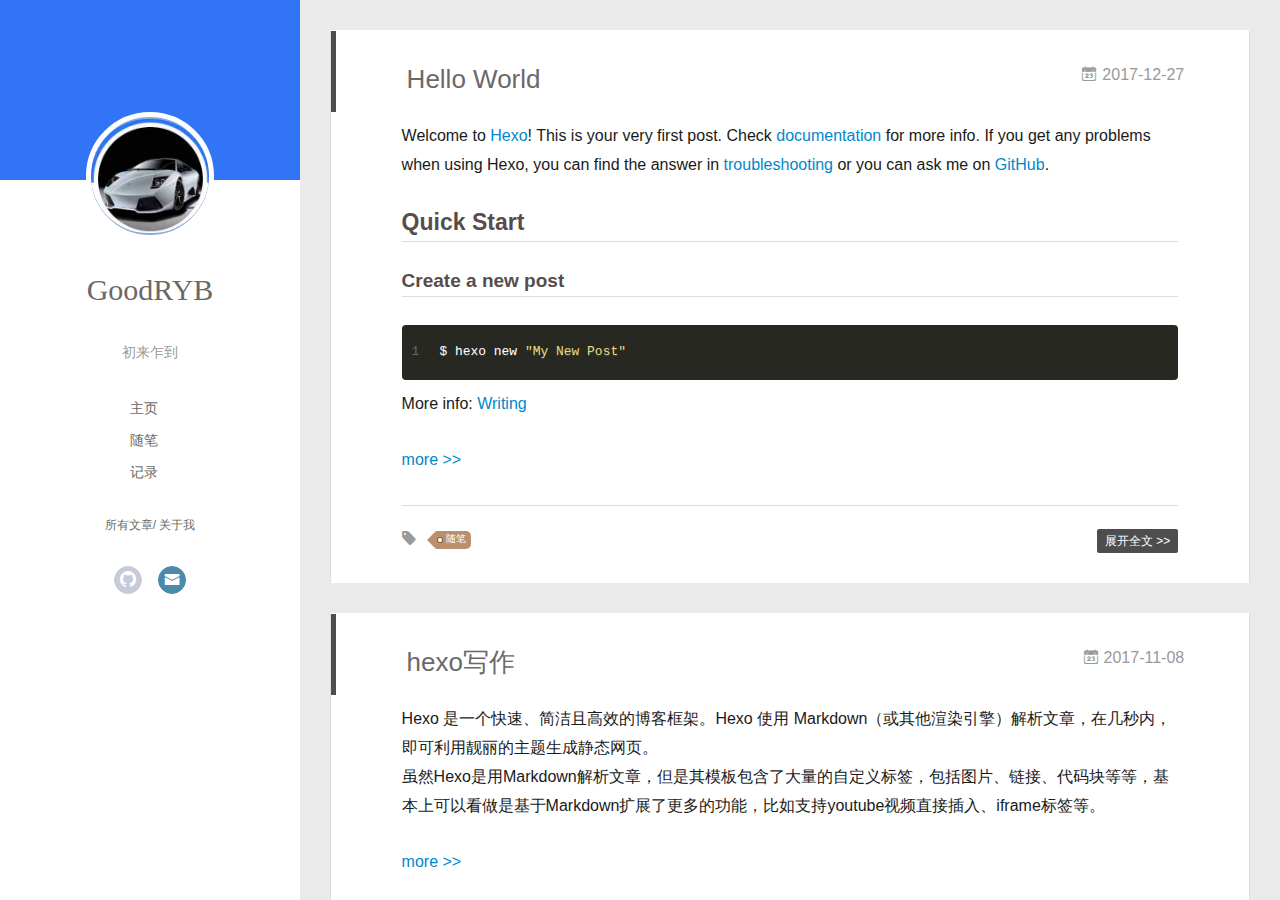
<file: index.html>
<!DOCTYPE html>
<html>
<head>
  <meta charset="utf-8">
  
  <meta name="renderer" content="webkit">
  <meta http-equiv="X-UA-Compatible" content="IE=edge" >
  <link rel="dns-prefetch" href="https://goodryb.top">
  <title>GoodRYB的博客</title>
  <meta name="viewport" content="width=device-width, initial-scale=1, maximum-scale=1">
  <meta property="og:type" content="website">
<meta property="og:title" content="GoodRYB的博客">
<meta property="og:url" content="https://goodryb.top/index.html">
<meta property="og:site_name" content="GoodRYB的博客">
<meta property="og:locale" content="zh-Hans">
<meta name="twitter:card" content="summary">
<meta name="twitter:title" content="GoodRYB的博客">
  
    <link rel="alternative" href="/atom.xml" title="GoodRYB的博客" type="application/atom+xml">
  
  
    <link rel="icon" href="/favicon.ico">
  
  <link rel="stylesheet" type="text/css" href="/./main.0cf68a.css">
  <style type="text/css">
  
    #container.show {
      background: linear-gradient(200deg,#a0cfe4,#e8c37e);
    }
  </style>
  

  

</head>

<body>
  <div id="container" q-class="show:isCtnShow">
    <canvas id="anm-canvas" class="anm-canvas"></canvas>
    <div class="left-col" q-class="show:isShow">
      
<div class="overlay" style="background: #3174f6"></div>
<div class="intrude-less">
	<header id="header" class="inner">
		<a href="/" class="profilepic">
			<img src="/img/touxiang.jpg" class="js-avatar">
		</a>
		<hgroup>
		  <h1 class="header-author"><a href="/">GoodRYB</a></h1>
		</hgroup>
		
		<p class="header-subtitle">初来乍到</p>
		

		<nav class="header-menu">
			<ul>
			
				<li><a href="/">主页</a></li>
	        
				<li><a href="/tags/随笔/">随笔</a></li>
	        
				<li><a href="/tags/记录/">记录</a></li>
	        
			</ul>
		</nav>
		<nav class="header-smart-menu">
    		
    			
    			<a q-on="click: openSlider(e, 'innerArchive')" href="javascript:void(0)">所有文章</a>
    			
            
    			
            
    			
    			<a q-on="click: openSlider(e, 'aboutme')" href="javascript:void(0)">关于我</a>
    			
            
		</nav>
		<nav class="header-nav">
			<div class="social">
				
					<a class="github" target="_blank" href="https://github.com/goodryb" title="github"><i class="icon-github"></i></a>
		        
					<a class="mail" target="_blank" href="mailto:renyabo2005@gmail.com" title="mail"><i class="icon-mail"></i></a>
		        
			</div>
		</nav>
	</header>		
</div>

    </div>
    <div class="mid-col" q-class="show:isShow,hide:isShow|isFalse">
      
<nav id="mobile-nav">
  	<div class="overlay js-overlay" style="background: #3174f6"></div>
	<div class="btnctn js-mobile-btnctn">
  		<div class="slider-trigger list" q-on="click: openSlider(e)"><i class="icon icon-sort"></i></div>
	</div>
	<div class="intrude-less">
		<header id="header" class="inner">
			<div class="profilepic">
				<img src="/img/touxiang.jpg" class="js-avatar">
			</div>
			<hgroup>
			  <h1 class="header-author js-header-author">GoodRYB</h1>
			</hgroup>
			
			<p class="header-subtitle"><i class="icon icon-quo-left"></i>初来乍到<i class="icon icon-quo-right"></i></p>
			
			
			
				
			
				
			
				
			
			
			
			<nav class="header-nav">
				<div class="social">
					
						<a class="github" target="_blank" href="https://github.com/goodryb" title="github"><i class="icon-github"></i></a>
			        
						<a class="mail" target="_blank" href="mailto:renyabo2005@gmail.com" title="mail"><i class="icon-mail"></i></a>
			        
				</div>
			</nav>

			<nav class="header-menu js-header-menu">
				<ul style="width: 70%">
				
				
					<li style="width: 33.333333333333336%"><a href="/">主页</a></li>
		        
					<li style="width: 33.333333333333336%"><a href="/tags/随笔/">随笔</a></li>
		        
					<li style="width: 33.333333333333336%"><a href="/tags/记录/">记录</a></li>
		        
				</ul>
			</nav>
		</header>				
	</div>
	<div class="mobile-mask" style="display:none" q-show="isShow"></div>
</nav>

      <div id="wrapper" class="body-wrap">
        <div class="menu-l">
          <div class="canvas-wrap">
            <canvas data-colors="#eaeaea" data-sectionHeight="100" data-contentId="js-content" id="myCanvas1" class="anm-canvas"></canvas>
          </div>
          <div id="js-content" class="content-ll">
            
  
    <article id="post-hello-world" class="article article-type-post  article-index" itemscope itemprop="blogPost">
  <div class="article-inner">
    
      <header class="article-header">
        
  
    <h1 itemprop="name">
      <a class="article-title" href="/2017/12/27/hello-world/">Hello World</a>
    </h1>
  

        
        <a href="/2017/12/27/hello-world/" class="archive-article-date">
  	<time datetime="2017-12-27T03:12:07.000Z" itemprop="datePublished"><i class="icon-calendar icon"></i>2017-12-27</time>
</a>
        
      </header>
    
    <div class="article-entry" itemprop="articleBody">
      
        <p>Welcome to <a href="https://hexo.io/" target="_blank" rel="external">Hexo</a>! This is your very first post. Check <a href="https://hexo.io/docs/" target="_blank" rel="external">documentation</a> for more info. If you get any problems when using Hexo, you can find the answer in <a href="https://hexo.io/docs/troubleshooting.html" target="_blank" rel="external">troubleshooting</a> or you can ask me on <a href="https://github.com/hexojs/hexo/issues" target="_blank" rel="external">GitHub</a>.</p>
<h2 id="Quick-Start"><a href="#Quick-Start" class="headerlink" title="Quick Start"></a>Quick Start</h2><h3 id="Create-a-new-post"><a href="#Create-a-new-post" class="headerlink" title="Create a new post"></a>Create a new post</h3><figure class="highlight bash"><table><tr><td class="gutter"><pre><span class="line">1</span><br></pre></td><td class="code"><pre><span class="line">$ hexo new <span class="string">"My New Post"</span></span><br></pre></td></tr></table></figure>
<p>More info: <a href="https://hexo.io/docs/writing.html" target="_blank" rel="external">Writing</a></p>
        
          <a class="article-more-a" href="/2017/12/27/hello-world/#more">more >></a>
        
      

      
    </div>
    <div class="article-info article-info-index">
      
      
	<div class="article-tag tagcloud">
		<i class="icon-price-tags icon"></i>
		<ul class="article-tag-list">
			 
        		<li class="article-tag-list-item">
        			<a href="javascript:void(0)" class="js-tag article-tag-list-link color3">随笔</a>
        		</li>
      		
		</ul>
	</div>

      

      
        <p class="article-more-link">
          <a class="article-more-a" href="/2017/12/27/hello-world/">展开全文 >></a>
        </p>
      

      
      <div class="clearfix"></div>
    </div>
  </div>
</article>

<aside class="wrap-side-operation">
    <div class="mod-side-operation">
        
        <div class="jump-container" id="js-jump-container" style="display:none;">
            <a href="javascript:void(0)" class="mod-side-operation__jump-to-top">
                <i class="icon-font icon-back"></i>
            </a>
            <div id="js-jump-plan-container" class="jump-plan-container" style="top: -11px;">
                <i class="icon-font icon-plane jump-plane"></i>
            </div>
        </div>
        
        
    </div>
</aside>




  
    <article id="post-hexo写作" class="article article-type-post  article-index" itemscope itemprop="blogPost">
  <div class="article-inner">
    
      <header class="article-header">
        
  
    <h1 itemprop="name">
      <a class="article-title" href="/2017/11/08/hexo写作/">hexo写作</a>
    </h1>
  

        
        <a href="/2017/11/08/hexo写作/" class="archive-article-date">
  	<time datetime="2017-11-08T09:48:53.000Z" itemprop="datePublished"><i class="icon-calendar icon"></i>2017-11-08</time>
</a>
        
      </header>
    
    <div class="article-entry" itemprop="articleBody">
      
        <p>Hexo 是一个快速、简洁且高效的博客框架。Hexo 使用 Markdown（或其他渲染引擎）解析文章，在几秒内，即可利用靓丽的主题生成静态网页。<br>虽然Hexo是用Markdown解析文章，但是其模板包含了大量的自定义标签，包括图片、链接、代码块等等，基本上可以看做是基于Markdown扩展了更多的功能，比如支持youtube视频直接插入、iframe标签等。</p>
        
          <a class="article-more-a" href="/2017/11/08/hexo写作/#more">more >></a>
        
      

      
    </div>
    <div class="article-info article-info-index">
      
      
	<div class="article-tag tagcloud">
		<i class="icon-price-tags icon"></i>
		<ul class="article-tag-list">
			 
        		<li class="article-tag-list-item">
        			<a href="javascript:void(0)" class="js-tag article-tag-list-link color3">记录</a>
        		</li>
      		
		</ul>
	</div>

      

      
        <p class="article-more-link">
          <a class="article-more-a" href="/2017/11/08/hexo写作/">展开全文 >></a>
        </p>
      

      
      <div class="clearfix"></div>
    </div>
  </div>
</article>

<aside class="wrap-side-operation">
    <div class="mod-side-operation">
        
        <div class="jump-container" id="js-jump-container" style="display:none;">
            <a href="javascript:void(0)" class="mod-side-operation__jump-to-top">
                <i class="icon-font icon-back"></i>
            </a>
            <div id="js-jump-plan-container" class="jump-plan-container" style="top: -11px;">
                <i class="icon-font icon-plane jump-plane"></i>
            </div>
        </div>
        
        
    </div>
</aside>




  
  


          </div>
        </div>
      </div>
      <footer id="footer">
  <div class="outer">
    <div id="footer-info">
    	<div class="footer-left">
    		&copy; 2018 GoodRYB
    	</div>

		<script type="text/javascript">var cnzz_protocol = (("https:" == document.location.protocol) ? " https://" : " http://");document.write(unescape("%3Cspan id='cnzz_stat_icon_1268730363'%3E%3C/span%3E%3Cscript src='" + cnzz_protocol + "s22.cnzz.com/z_stat.php%3Fid%3D1268730363%26show%3Dpic' type='text/javascript'%3E%3C/script%3E"));
		</script>

      	<div class="footer-right">
      		<a href="http://hexo.io/" target="_blank">Hexo</a>  Theme <a href="https://github.com/litten/hexo-theme-yilia" target="_blank">Yilia</a> by Litten
      	</div>
    </div>
  </div>
</footer>

    </div>
    <script>
	var yiliaConfig = {
		mathjax: false,
		isHome: true,
		isPost: false,
		isArchive: false,
		isTag: false,
		isCategory: false,
		open_in_new: false,
		toc_hide_index: true,
		root: "/",
		innerArchive: true,
		showTags: false
	}
</script>

<script>!function(t){function n(e){if(r[e])return r[e].exports;var i=r[e]={exports:{},id:e,loaded:!1};return t[e].call(i.exports,i,i.exports,n),i.loaded=!0,i.exports}var r={};n.m=t,n.c=r,n.p="./",n(0)}([function(t,n,r){r(195),t.exports=r(191)},function(t,n,r){var e=r(3),i=r(52),o=r(27),u=r(28),c=r(53),f="prototype",a=function(t,n,r){var s,l,h,v,p=t&a.F,d=t&a.G,y=t&a.S,g=t&a.P,b=t&a.B,m=d?e:y?e[n]||(e[n]={}):(e[n]||{})[f],x=d?i:i[n]||(i[n]={}),w=x[f]||(x[f]={});d&&(r=n);for(s in r)l=!p&&m&&void 0!==m[s],h=(l?m:r)[s],v=b&&l?c(h,e):g&&"function"==typeof h?c(Function.call,h):h,m&&u(m,s,h,t&a.U),x[s]!=h&&o(x,s,v),g&&w[s]!=h&&(w[s]=h)};e.core=i,a.F=1,a.G=2,a.S=4,a.P=8,a.B=16,a.W=32,a.U=64,a.R=128,t.exports=a},function(t,n,r){var e=r(6);t.exports=function(t){if(!e(t))throw TypeError(t+" is not an object!");return t}},function(t,n){var r=t.exports="undefined"!=typeof window&&window.Math==Math?window:"undefined"!=typeof self&&self.Math==Math?self:Function("return this")();"number"==typeof __g&&(__g=r)},function(t,n){t.exports=function(t){try{return!!t()}catch(t){return!0}}},function(t,n){var r=t.exports="undefined"!=typeof window&&window.Math==Math?window:"undefined"!=typeof self&&self.Math==Math?self:Function("return this")();"number"==typeof __g&&(__g=r)},function(t,n){t.exports=function(t){return"object"==typeof t?null!==t:"function"==typeof t}},function(t,n,r){var e=r(126)("wks"),i=r(76),o=r(3).Symbol,u="function"==typeof o;(t.exports=function(t){return e[t]||(e[t]=u&&o[t]||(u?o:i)("Symbol."+t))}).store=e},function(t,n){var r={}.hasOwnProperty;t.exports=function(t,n){return r.call(t,n)}},function(t,n,r){var e=r(94),i=r(33);t.exports=function(t){return e(i(t))}},function(t,n,r){t.exports=!r(4)(function(){return 7!=Object.defineProperty({},"a",{get:function(){return 7}}).a})},function(t,n,r){var e=r(2),i=r(167),o=r(50),u=Object.defineProperty;n.f=r(10)?Object.defineProperty:function(t,n,r){if(e(t),n=o(n,!0),e(r),i)try{return u(t,n,r)}catch(t){}if("get"in r||"set"in r)throw TypeError("Accessors not supported!");return"value"in r&&(t[n]=r.value),t}},function(t,n,r){t.exports=!r(18)(function(){return 7!=Object.defineProperty({},"a",{get:function(){return 7}}).a})},function(t,n,r){var e=r(14),i=r(22);t.exports=r(12)?function(t,n,r){return e.f(t,n,i(1,r))}:function(t,n,r){return t[n]=r,t}},function(t,n,r){var e=r(20),i=r(58),o=r(42),u=Object.defineProperty;n.f=r(12)?Object.defineProperty:function(t,n,r){if(e(t),n=o(n,!0),e(r),i)try{return u(t,n,r)}catch(t){}if("get"in r||"set"in r)throw TypeError("Accessors not supported!");return"value"in r&&(t[n]=r.value),t}},function(t,n,r){var e=r(40)("wks"),i=r(23),o=r(5).Symbol,u="function"==typeof o;(t.exports=function(t){return e[t]||(e[t]=u&&o[t]||(u?o:i)("Symbol."+t))}).store=e},function(t,n,r){var e=r(67),i=Math.min;t.exports=function(t){return t>0?i(e(t),9007199254740991):0}},function(t,n,r){var e=r(46);t.exports=function(t){return Object(e(t))}},function(t,n){t.exports=function(t){try{return!!t()}catch(t){return!0}}},function(t,n,r){var e=r(63),i=r(34);t.exports=Object.keys||function(t){return e(t,i)}},function(t,n,r){var e=r(21);t.exports=function(t){if(!e(t))throw TypeError(t+" is not an object!");return t}},function(t,n){t.exports=function(t){return"object"==typeof t?null!==t:"function"==typeof t}},function(t,n){t.exports=function(t,n){return{enumerable:!(1&t),configurable:!(2&t),writable:!(4&t),value:n}}},function(t,n){var r=0,e=Math.random();t.exports=function(t){return"Symbol(".concat(void 0===t?"":t,")_",(++r+e).toString(36))}},function(t,n){var r={}.hasOwnProperty;t.exports=function(t,n){return r.call(t,n)}},function(t,n){var r=t.exports={version:"2.4.0"};"number"==typeof __e&&(__e=r)},function(t,n){t.exports=function(t){if("function"!=typeof t)throw TypeError(t+" is not a function!");return t}},function(t,n,r){var e=r(11),i=r(66);t.exports=r(10)?function(t,n,r){return e.f(t,n,i(1,r))}:function(t,n,r){return t[n]=r,t}},function(t,n,r){var e=r(3),i=r(27),o=r(24),u=r(76)("src"),c="toString",f=Function[c],a=(""+f).split(c);r(52).inspectSource=function(t){return f.call(t)},(t.exports=function(t,n,r,c){var f="function"==typeof r;f&&(o(r,"name")||i(r,"name",n)),t[n]!==r&&(f&&(o(r,u)||i(r,u,t[n]?""+t[n]:a.join(String(n)))),t===e?t[n]=r:c?t[n]?t[n]=r:i(t,n,r):(delete t[n],i(t,n,r)))})(Function.prototype,c,function(){return"function"==typeof this&&this[u]||f.call(this)})},function(t,n,r){var e=r(1),i=r(4),o=r(46),u=function(t,n,r,e){var i=String(o(t)),u="<"+n;return""!==r&&(u+=" "+r+'="'+String(e).replace(/"/g,"&quot;")+'"'),u+">"+i+"</"+n+">"};t.exports=function(t,n){var r={};r[t]=n(u),e(e.P+e.F*i(function(){var n=""[t]('"');return n!==n.toLowerCase()||n.split('"').length>3}),"String",r)}},function(t,n,r){var e=r(115),i=r(46);t.exports=function(t){return e(i(t))}},function(t,n,r){var e=r(116),i=r(66),o=r(30),u=r(50),c=r(24),f=r(167),a=Object.getOwnPropertyDescriptor;n.f=r(10)?a:function(t,n){if(t=o(t),n=u(n,!0),f)try{return a(t,n)}catch(t){}if(c(t,n))return i(!e.f.call(t,n),t[n])}},function(t,n,r){var e=r(24),i=r(17),o=r(145)("IE_PROTO"),u=Object.prototype;t.exports=Object.getPrototypeOf||function(t){return t=i(t),e(t,o)?t[o]:"function"==typeof t.constructor&&t instanceof t.constructor?t.constructor.prototype:t instanceof Object?u:null}},function(t,n){t.exports=function(t){if(void 0==t)throw TypeError("Can't call method on  "+t);return t}},function(t,n){t.exports="constructor,hasOwnProperty,isPrototypeOf,propertyIsEnumerable,toLocaleString,toString,valueOf".split(",")},function(t,n){t.exports={}},function(t,n){t.exports=!0},function(t,n){n.f={}.propertyIsEnumerable},function(t,n,r){var e=r(14).f,i=r(8),o=r(15)("toStringTag");t.exports=function(t,n,r){t&&!i(t=r?t:t.prototype,o)&&e(t,o,{configurable:!0,value:n})}},function(t,n,r){var e=r(40)("keys"),i=r(23);t.exports=function(t){return e[t]||(e[t]=i(t))}},function(t,n,r){var e=r(5),i="__core-js_shared__",o=e[i]||(e[i]={});t.exports=function(t){return o[t]||(o[t]={})}},function(t,n){var r=Math.ceil,e=Math.floor;t.exports=function(t){return isNaN(t=+t)?0:(t>0?e:r)(t)}},function(t,n,r){var e=r(21);t.exports=function(t,n){if(!e(t))return t;var r,i;if(n&&"function"==typeof(r=t.toString)&&!e(i=r.call(t)))return i;if("function"==typeof(r=t.valueOf)&&!e(i=r.call(t)))return i;if(!n&&"function"==typeof(r=t.toString)&&!e(i=r.call(t)))return i;throw TypeError("Can't convert object to primitive value")}},function(t,n,r){var e=r(5),i=r(25),o=r(36),u=r(44),c=r(14).f;t.exports=function(t){var n=i.Symbol||(i.Symbol=o?{}:e.Symbol||{});"_"==t.charAt(0)||t in n||c(n,t,{value:u.f(t)})}},function(t,n,r){n.f=r(15)},function(t,n){var r={}.toString;t.exports=function(t){return r.call(t).slice(8,-1)}},function(t,n){t.exports=function(t){if(void 0==t)throw TypeError("Can't call method on  "+t);return t}},function(t,n,r){var e=r(4);t.exports=function(t,n){return!!t&&e(function(){n?t.call(null,function(){},1):t.call(null)})}},function(t,n,r){var e=r(53),i=r(115),o=r(17),u=r(16),c=r(203);t.exports=function(t,n){var r=1==t,f=2==t,a=3==t,s=4==t,l=6==t,h=5==t||l,v=n||c;return function(n,c,p){for(var d,y,g=o(n),b=i(g),m=e(c,p,3),x=u(b.length),w=0,S=r?v(n,x):f?v(n,0):void 0;x>w;w++)if((h||w in b)&&(d=b[w],y=m(d,w,g),t))if(r)S[w]=y;else if(y)switch(t){case 3:return!0;case 5:return d;case 6:return w;case 2:S.push(d)}else if(s)return!1;return l?-1:a||s?s:S}}},function(t,n,r){var e=r(1),i=r(52),o=r(4);t.exports=function(t,n){var r=(i.Object||{})[t]||Object[t],u={};u[t]=n(r),e(e.S+e.F*o(function(){r(1)}),"Object",u)}},function(t,n,r){var e=r(6);t.exports=function(t,n){if(!e(t))return t;var r,i;if(n&&"function"==typeof(r=t.toString)&&!e(i=r.call(t)))return i;if("function"==typeof(r=t.valueOf)&&!e(i=r.call(t)))return i;if(!n&&"function"==typeof(r=t.toString)&&!e(i=r.call(t)))return i;throw TypeError("Can't convert object to primitive value")}},function(t,n,r){var e=r(5),i=r(25),o=r(91),u=r(13),c="prototype",f=function(t,n,r){var a,s,l,h=t&f.F,v=t&f.G,p=t&f.S,d=t&f.P,y=t&f.B,g=t&f.W,b=v?i:i[n]||(i[n]={}),m=b[c],x=v?e:p?e[n]:(e[n]||{})[c];v&&(r=n);for(a in r)(s=!h&&x&&void 0!==x[a])&&a in b||(l=s?x[a]:r[a],b[a]=v&&"function"!=typeof x[a]?r[a]:y&&s?o(l,e):g&&x[a]==l?function(t){var n=function(n,r,e){if(this instanceof t){switch(arguments.length){case 0:return new t;case 1:return new t(n);case 2:return new t(n,r)}return new t(n,r,e)}return t.apply(this,arguments)};return n[c]=t[c],n}(l):d&&"function"==typeof l?o(Function.call,l):l,d&&((b.virtual||(b.virtual={}))[a]=l,t&f.R&&m&&!m[a]&&u(m,a,l)))};f.F=1,f.G=2,f.S=4,f.P=8,f.B=16,f.W=32,f.U=64,f.R=128,t.exports=f},function(t,n){var r=t.exports={version:"2.4.0"};"number"==typeof __e&&(__e=r)},function(t,n,r){var e=r(26);t.exports=function(t,n,r){if(e(t),void 0===n)return t;switch(r){case 1:return function(r){return t.call(n,r)};case 2:return function(r,e){return t.call(n,r,e)};case 3:return function(r,e,i){return t.call(n,r,e,i)}}return function(){return t.apply(n,arguments)}}},function(t,n,r){var e=r(183),i=r(1),o=r(126)("metadata"),u=o.store||(o.store=new(r(186))),c=function(t,n,r){var i=u.get(t);if(!i){if(!r)return;u.set(t,i=new e)}var o=i.get(n);if(!o){if(!r)return;i.set(n,o=new e)}return o},f=function(t,n,r){var e=c(n,r,!1);return void 0!==e&&e.has(t)},a=function(t,n,r){var e=c(n,r,!1);return void 0===e?void 0:e.get(t)},s=function(t,n,r,e){c(r,e,!0).set(t,n)},l=function(t,n){var r=c(t,n,!1),e=[];return r&&r.forEach(function(t,n){e.push(n)}),e},h=function(t){return void 0===t||"symbol"==typeof t?t:String(t)},v=function(t){i(i.S,"Reflect",t)};t.exports={store:u,map:c,has:f,get:a,set:s,keys:l,key:h,exp:v}},function(t,n,r){"use strict";if(r(10)){var e=r(69),i=r(3),o=r(4),u=r(1),c=r(127),f=r(152),a=r(53),s=r(68),l=r(66),h=r(27),v=r(73),p=r(67),d=r(16),y=r(75),g=r(50),b=r(24),m=r(180),x=r(114),w=r(6),S=r(17),_=r(137),O=r(70),E=r(32),P=r(71).f,j=r(154),F=r(76),M=r(7),A=r(48),N=r(117),T=r(146),I=r(155),k=r(80),L=r(123),R=r(74),C=r(130),D=r(160),U=r(11),W=r(31),G=U.f,B=W.f,V=i.RangeError,z=i.TypeError,q=i.Uint8Array,K="ArrayBuffer",J="Shared"+K,Y="BYTES_PER_ELEMENT",H="prototype",$=Array[H],X=f.ArrayBuffer,Q=f.DataView,Z=A(0),tt=A(2),nt=A(3),rt=A(4),et=A(5),it=A(6),ot=N(!0),ut=N(!1),ct=I.values,ft=I.keys,at=I.entries,st=$.lastIndexOf,lt=$.reduce,ht=$.reduceRight,vt=$.join,pt=$.sort,dt=$.slice,yt=$.toString,gt=$.toLocaleString,bt=M("iterator"),mt=M("toStringTag"),xt=F("typed_constructor"),wt=F("def_constructor"),St=c.CONSTR,_t=c.TYPED,Ot=c.VIEW,Et="Wrong length!",Pt=A(1,function(t,n){return Tt(T(t,t[wt]),n)}),jt=o(function(){return 1===new q(new Uint16Array([1]).buffer)[0]}),Ft=!!q&&!!q[H].set&&o(function(){new q(1).set({})}),Mt=function(t,n){if(void 0===t)throw z(Et);var r=+t,e=d(t);if(n&&!m(r,e))throw V(Et);return e},At=function(t,n){var r=p(t);if(r<0||r%n)throw V("Wrong offset!");return r},Nt=function(t){if(w(t)&&_t in t)return t;throw z(t+" is not a typed array!")},Tt=function(t,n){if(!(w(t)&&xt in t))throw z("It is not a typed array constructor!");return new t(n)},It=function(t,n){return kt(T(t,t[wt]),n)},kt=function(t,n){for(var r=0,e=n.length,i=Tt(t,e);e>r;)i[r]=n[r++];return i},Lt=function(t,n,r){G(t,n,{get:function(){return this._d[r]}})},Rt=function(t){var n,r,e,i,o,u,c=S(t),f=arguments.length,s=f>1?arguments[1]:void 0,l=void 0!==s,h=j(c);if(void 0!=h&&!_(h)){for(u=h.call(c),e=[],n=0;!(o=u.next()).done;n++)e.push(o.value);c=e}for(l&&f>2&&(s=a(s,arguments[2],2)),n=0,r=d(c.length),i=Tt(this,r);r>n;n++)i[n]=l?s(c[n],n):c[n];return i},Ct=function(){for(var t=0,n=arguments.length,r=Tt(this,n);n>t;)r[t]=arguments[t++];return r},Dt=!!q&&o(function(){gt.call(new q(1))}),Ut=function(){return gt.apply(Dt?dt.call(Nt(this)):Nt(this),arguments)},Wt={copyWithin:function(t,n){return D.call(Nt(this),t,n,arguments.length>2?arguments[2]:void 0)},every:function(t){return rt(Nt(this),t,arguments.length>1?arguments[1]:void 0)},fill:function(t){return C.apply(Nt(this),arguments)},filter:function(t){return It(this,tt(Nt(this),t,arguments.length>1?arguments[1]:void 0))},find:function(t){return et(Nt(this),t,arguments.length>1?arguments[1]:void 0)},findIndex:function(t){return it(Nt(this),t,arguments.length>1?arguments[1]:void 0)},forEach:function(t){Z(Nt(this),t,arguments.length>1?arguments[1]:void 0)},indexOf:function(t){return ut(Nt(this),t,arguments.length>1?arguments[1]:void 0)},includes:function(t){return ot(Nt(this),t,arguments.length>1?arguments[1]:void 0)},join:function(t){return vt.apply(Nt(this),arguments)},lastIndexOf:function(t){return st.apply(Nt(this),arguments)},map:function(t){return Pt(Nt(this),t,arguments.length>1?arguments[1]:void 0)},reduce:function(t){return lt.apply(Nt(this),arguments)},reduceRight:function(t){return ht.apply(Nt(this),arguments)},reverse:function(){for(var t,n=this,r=Nt(n).length,e=Math.floor(r/2),i=0;i<e;)t=n[i],n[i++]=n[--r],n[r]=t;return n},some:function(t){return nt(Nt(this),t,arguments.length>1?arguments[1]:void 0)},sort:function(t){return pt.call(Nt(this),t)},subarray:function(t,n){var r=Nt(this),e=r.length,i=y(t,e);return new(T(r,r[wt]))(r.buffer,r.byteOffset+i*r.BYTES_PER_ELEMENT,d((void 0===n?e:y(n,e))-i))}},Gt=function(t,n){return It(this,dt.call(Nt(this),t,n))},Bt=function(t){Nt(this);var n=At(arguments[1],1),r=this.length,e=S(t),i=d(e.length),o=0;if(i+n>r)throw V(Et);for(;o<i;)this[n+o]=e[o++]},Vt={entries:function(){return at.call(Nt(this))},keys:function(){return ft.call(Nt(this))},values:function(){return ct.call(Nt(this))}},zt=function(t,n){return w(t)&&t[_t]&&"symbol"!=typeof n&&n in t&&String(+n)==String(n)},qt=function(t,n){return zt(t,n=g(n,!0))?l(2,t[n]):B(t,n)},Kt=function(t,n,r){return!(zt(t,n=g(n,!0))&&w(r)&&b(r,"value"))||b(r,"get")||b(r,"set")||r.configurable||b(r,"writable")&&!r.writable||b(r,"enumerable")&&!r.enumerable?G(t,n,r):(t[n]=r.value,t)};St||(W.f=qt,U.f=Kt),u(u.S+u.F*!St,"Object",{getOwnPropertyDescriptor:qt,defineProperty:Kt}),o(function(){yt.call({})})&&(yt=gt=function(){return vt.call(this)});var Jt=v({},Wt);v(Jt,Vt),h(Jt,bt,Vt.values),v(Jt,{slice:Gt,set:Bt,constructor:function(){},toString:yt,toLocaleString:Ut}),Lt(Jt,"buffer","b"),Lt(Jt,"byteOffset","o"),Lt(Jt,"byteLength","l"),Lt(Jt,"length","e"),G(Jt,mt,{get:function(){return this[_t]}}),t.exports=function(t,n,r,f){f=!!f;var a=t+(f?"Clamped":"")+"Array",l="Uint8Array"!=a,v="get"+t,p="set"+t,y=i[a],g=y||{},b=y&&E(y),m=!y||!c.ABV,S={},_=y&&y[H],j=function(t,r){var e=t._d;return e.v[v](r*n+e.o,jt)},F=function(t,r,e){var i=t._d;f&&(e=(e=Math.round(e))<0?0:e>255?255:255&e),i.v[p](r*n+i.o,e,jt)},M=function(t,n){G(t,n,{get:function(){return j(this,n)},set:function(t){return F(this,n,t)},enumerable:!0})};m?(y=r(function(t,r,e,i){s(t,y,a,"_d");var o,u,c,f,l=0,v=0;if(w(r)){if(!(r instanceof X||(f=x(r))==K||f==J))return _t in r?kt(y,r):Rt.call(y,r);o=r,v=At(e,n);var p=r.byteLength;if(void 0===i){if(p%n)throw V(Et);if((u=p-v)<0)throw V(Et)}else if((u=d(i)*n)+v>p)throw V(Et);c=u/n}else c=Mt(r,!0),u=c*n,o=new X(u);for(h(t,"_d",{b:o,o:v,l:u,e:c,v:new Q(o)});l<c;)M(t,l++)}),_=y[H]=O(Jt),h(_,"constructor",y)):L(function(t){new y(null),new y(t)},!0)||(y=r(function(t,r,e,i){s(t,y,a);var o;return w(r)?r instanceof X||(o=x(r))==K||o==J?void 0!==i?new g(r,At(e,n),i):void 0!==e?new g(r,At(e,n)):new g(r):_t in r?kt(y,r):Rt.call(y,r):new g(Mt(r,l))}),Z(b!==Function.prototype?P(g).concat(P(b)):P(g),function(t){t in y||h(y,t,g[t])}),y[H]=_,e||(_.constructor=y));var A=_[bt],N=!!A&&("values"==A.name||void 0==A.name),T=Vt.values;h(y,xt,!0),h(_,_t,a),h(_,Ot,!0),h(_,wt,y),(f?new y(1)[mt]==a:mt in _)||G(_,mt,{get:function(){return a}}),S[a]=y,u(u.G+u.W+u.F*(y!=g),S),u(u.S,a,{BYTES_PER_ELEMENT:n,from:Rt,of:Ct}),Y in _||h(_,Y,n),u(u.P,a,Wt),R(a),u(u.P+u.F*Ft,a,{set:Bt}),u(u.P+u.F*!N,a,Vt),u(u.P+u.F*(_.toString!=yt),a,{toString:yt}),u(u.P+u.F*o(function(){new y(1).slice()}),a,{slice:Gt}),u(u.P+u.F*(o(function(){return[1,2].toLocaleString()!=new y([1,2]).toLocaleString()})||!o(function(){_.toLocaleString.call([1,2])})),a,{toLocaleString:Ut}),k[a]=N?A:T,e||N||h(_,bt,T)}}else t.exports=function(){}},function(t,n){var r={}.toString;t.exports=function(t){return r.call(t).slice(8,-1)}},function(t,n,r){var e=r(21),i=r(5).document,o=e(i)&&e(i.createElement);t.exports=function(t){return o?i.createElement(t):{}}},function(t,n,r){t.exports=!r(12)&&!r(18)(function(){return 7!=Object.defineProperty(r(57)("div"),"a",{get:function(){return 7}}).a})},function(t,n,r){"use strict";var e=r(36),i=r(51),o=r(64),u=r(13),c=r(8),f=r(35),a=r(96),s=r(38),l=r(103),h=r(15)("iterator"),v=!([].keys&&"next"in[].keys()),p="keys",d="values",y=function(){return this};t.exports=function(t,n,r,g,b,m,x){a(r,n,g);var w,S,_,O=function(t){if(!v&&t in F)return F[t];switch(t){case p:case d:return function(){return new r(this,t)}}return function(){return new r(this,t)}},E=n+" Iterator",P=b==d,j=!1,F=t.prototype,M=F[h]||F["@@iterator"]||b&&F[b],A=M||O(b),N=b?P?O("entries"):A:void 0,T="Array"==n?F.entries||M:M;if(T&&(_=l(T.call(new t)))!==Object.prototype&&(s(_,E,!0),e||c(_,h)||u(_,h,y)),P&&M&&M.name!==d&&(j=!0,A=function(){return M.call(this)}),e&&!x||!v&&!j&&F[h]||u(F,h,A),f[n]=A,f[E]=y,b)if(w={values:P?A:O(d),keys:m?A:O(p),entries:N},x)for(S in w)S in F||o(F,S,w[S]);else i(i.P+i.F*(v||j),n,w);return w}},function(t,n,r){var e=r(20),i=r(100),o=r(34),u=r(39)("IE_PROTO"),c=function(){},f="prototype",a=function(){var t,n=r(57)("iframe"),e=o.length;for(n.style.display="none",r(93).appendChild(n),n.src="javascript:",t=n.contentWindow.document,t.open(),t.write("<script>document.F=Object<\/script>"),t.close(),a=t.F;e--;)delete a[f][o[e]];return a()};t.exports=Object.create||function(t,n){var r;return null!==t?(c[f]=e(t),r=new c,c[f]=null,r[u]=t):r=a(),void 0===n?r:i(r,n)}},function(t,n,r){var e=r(63),i=r(34).concat("length","prototype");n.f=Object.getOwnPropertyNames||function(t){return e(t,i)}},function(t,n){n.f=Object.getOwnPropertySymbols},function(t,n,r){var e=r(8),i=r(9),o=r(90)(!1),u=r(39)("IE_PROTO");t.exports=function(t,n){var r,c=i(t),f=0,a=[];for(r in c)r!=u&&e(c,r)&&a.push(r);for(;n.length>f;)e(c,r=n[f++])&&(~o(a,r)||a.push(r));return a}},function(t,n,r){t.exports=r(13)},function(t,n,r){var e=r(76)("meta"),i=r(6),o=r(24),u=r(11).f,c=0,f=Object.isExtensible||function(){return!0},a=!r(4)(function(){return f(Object.preventExtensions({}))}),s=function(t){u(t,e,{value:{i:"O"+ ++c,w:{}}})},l=function(t,n){if(!i(t))return"symbol"==typeof t?t:("string"==typeof t?"S":"P")+t;if(!o(t,e)){if(!f(t))return"F";if(!n)return"E";s(t)}return t[e].i},h=function(t,n){if(!o(t,e)){if(!f(t))return!0;if(!n)return!1;s(t)}return t[e].w},v=function(t){return a&&p.NEED&&f(t)&&!o(t,e)&&s(t),t},p=t.exports={KEY:e,NEED:!1,fastKey:l,getWeak:h,onFreeze:v}},function(t,n){t.exports=function(t,n){return{enumerable:!(1&t),configurable:!(2&t),writable:!(4&t),value:n}}},function(t,n){var r=Math.ceil,e=Math.floor;t.exports=function(t){return isNaN(t=+t)?0:(t>0?e:r)(t)}},function(t,n){t.exports=function(t,n,r,e){if(!(t instanceof n)||void 0!==e&&e in t)throw TypeError(r+": incorrect invocation!");return t}},function(t,n){t.exports=!1},function(t,n,r){var e=r(2),i=r(173),o=r(133),u=r(145)("IE_PROTO"),c=function(){},f="prototype",a=function(){var t,n=r(132)("iframe"),e=o.length;for(n.style.display="none",r(135).appendChild(n),n.src="javascript:",t=n.contentWindow.document,t.open(),t.write("<script>document.F=Object<\/script>"),t.close(),a=t.F;e--;)delete a[f][o[e]];return a()};t.exports=Object.create||function(t,n){var r;return null!==t?(c[f]=e(t),r=new c,c[f]=null,r[u]=t):r=a(),void 0===n?r:i(r,n)}},function(t,n,r){var e=r(175),i=r(133).concat("length","prototype");n.f=Object.getOwnPropertyNames||function(t){return e(t,i)}},function(t,n,r){var e=r(175),i=r(133);t.exports=Object.keys||function(t){return e(t,i)}},function(t,n,r){var e=r(28);t.exports=function(t,n,r){for(var i in n)e(t,i,n[i],r);return t}},function(t,n,r){"use strict";var e=r(3),i=r(11),o=r(10),u=r(7)("species");t.exports=function(t){var n=e[t];o&&n&&!n[u]&&i.f(n,u,{configurable:!0,get:function(){return this}})}},function(t,n,r){var e=r(67),i=Math.max,o=Math.min;t.exports=function(t,n){return t=e(t),t<0?i(t+n,0):o(t,n)}},function(t,n){var r=0,e=Math.random();t.exports=function(t){return"Symbol(".concat(void 0===t?"":t,")_",(++r+e).toString(36))}},function(t,n,r){var e=r(33);t.exports=function(t){return Object(e(t))}},function(t,n,r){var e=r(7)("unscopables"),i=Array.prototype;void 0==i[e]&&r(27)(i,e,{}),t.exports=function(t){i[e][t]=!0}},function(t,n,r){var e=r(53),i=r(169),o=r(137),u=r(2),c=r(16),f=r(154),a={},s={},n=t.exports=function(t,n,r,l,h){var v,p,d,y,g=h?function(){return t}:f(t),b=e(r,l,n?2:1),m=0;if("function"!=typeof g)throw TypeError(t+" is not iterable!");if(o(g)){for(v=c(t.length);v>m;m++)if((y=n?b(u(p=t[m])[0],p[1]):b(t[m]))===a||y===s)return y}else for(d=g.call(t);!(p=d.next()).done;)if((y=i(d,b,p.value,n))===a||y===s)return y};n.BREAK=a,n.RETURN=s},function(t,n){t.exports={}},function(t,n,r){var e=r(11).f,i=r(24),o=r(7)("toStringTag");t.exports=function(t,n,r){t&&!i(t=r?t:t.prototype,o)&&e(t,o,{configurable:!0,value:n})}},function(t,n,r){var e=r(1),i=r(46),o=r(4),u=r(150),c="["+u+"]",f="​",a=RegExp("^"+c+c+"*"),s=RegExp(c+c+"*$"),l=function(t,n,r){var i={},c=o(function(){return!!u[t]()||f[t]()!=f}),a=i[t]=c?n(h):u[t];r&&(i[r]=a),e(e.P+e.F*c,"String",i)},h=l.trim=function(t,n){return t=String(i(t)),1&n&&(t=t.replace(a,"")),2&n&&(t=t.replace(s,"")),t};t.exports=l},function(t,n,r){t.exports={default:r(86),__esModule:!0}},function(t,n,r){t.exports={default:r(87),__esModule:!0}},function(t,n,r){"use strict";function e(t){return t&&t.__esModule?t:{default:t}}n.__esModule=!0;var i=r(84),o=e(i),u=r(83),c=e(u),f="function"==typeof c.default&&"symbol"==typeof o.default?function(t){return typeof t}:function(t){return t&&"function"==typeof c.default&&t.constructor===c.default&&t!==c.default.prototype?"symbol":typeof t};n.default="function"==typeof c.default&&"symbol"===f(o.default)?function(t){return void 0===t?"undefined":f(t)}:function(t){return t&&"function"==typeof c.default&&t.constructor===c.default&&t!==c.default.prototype?"symbol":void 0===t?"undefined":f(t)}},function(t,n,r){r(110),r(108),r(111),r(112),t.exports=r(25).Symbol},function(t,n,r){r(109),r(113),t.exports=r(44).f("iterator")},function(t,n){t.exports=function(t){if("function"!=typeof t)throw TypeError(t+" is not a function!");return t}},function(t,n){t.exports=function(){}},function(t,n,r){var e=r(9),i=r(106),o=r(105);t.exports=function(t){return function(n,r,u){var c,f=e(n),a=i(f.length),s=o(u,a);if(t&&r!=r){for(;a>s;)if((c=f[s++])!=c)return!0}else for(;a>s;s++)if((t||s in f)&&f[s]===r)return t||s||0;return!t&&-1}}},function(t,n,r){var e=r(88);t.exports=function(t,n,r){if(e(t),void 0===n)return t;switch(r){case 1:return function(r){return t.call(n,r)};case 2:return function(r,e){return t.call(n,r,e)};case 3:return function(r,e,i){return t.call(n,r,e,i)}}return function(){return t.apply(n,arguments)}}},function(t,n,r){var e=r(19),i=r(62),o=r(37);t.exports=function(t){var n=e(t),r=i.f;if(r)for(var u,c=r(t),f=o.f,a=0;c.length>a;)f.call(t,u=c[a++])&&n.push(u);return n}},function(t,n,r){t.exports=r(5).document&&document.documentElement},function(t,n,r){var e=r(56);t.exports=Object("z").propertyIsEnumerable(0)?Object:function(t){return"String"==e(t)?t.split(""):Object(t)}},function(t,n,r){var e=r(56);t.exports=Array.isArray||function(t){return"Array"==e(t)}},function(t,n,r){"use strict";var e=r(60),i=r(22),o=r(38),u={};r(13)(u,r(15)("iterator"),function(){return this}),t.exports=function(t,n,r){t.prototype=e(u,{next:i(1,r)}),o(t,n+" Iterator")}},function(t,n){t.exports=function(t,n){return{value:n,done:!!t}}},function(t,n,r){var e=r(19),i=r(9);t.exports=function(t,n){for(var r,o=i(t),u=e(o),c=u.length,f=0;c>f;)if(o[r=u[f++]]===n)return r}},function(t,n,r){var e=r(23)("meta"),i=r(21),o=r(8),u=r(14).f,c=0,f=Object.isExtensible||function(){return!0},a=!r(18)(function(){return f(Object.preventExtensions({}))}),s=function(t){u(t,e,{value:{i:"O"+ ++c,w:{}}})},l=function(t,n){if(!i(t))return"symbol"==typeof t?t:("string"==typeof t?"S":"P")+t;if(!o(t,e)){if(!f(t))return"F";if(!n)return"E";s(t)}return t[e].i},h=function(t,n){if(!o(t,e)){if(!f(t))return!0;if(!n)return!1;s(t)}return t[e].w},v=function(t){return a&&p.NEED&&f(t)&&!o(t,e)&&s(t),t},p=t.exports={KEY:e,NEED:!1,fastKey:l,getWeak:h,onFreeze:v}},function(t,n,r){var e=r(14),i=r(20),o=r(19);t.exports=r(12)?Object.defineProperties:function(t,n){i(t);for(var r,u=o(n),c=u.length,f=0;c>f;)e.f(t,r=u[f++],n[r]);return t}},function(t,n,r){var e=r(37),i=r(22),o=r(9),u=r(42),c=r(8),f=r(58),a=Object.getOwnPropertyDescriptor;n.f=r(12)?a:function(t,n){if(t=o(t),n=u(n,!0),f)try{return a(t,n)}catch(t){}if(c(t,n))return i(!e.f.call(t,n),t[n])}},function(t,n,r){var e=r(9),i=r(61).f,o={}.toString,u="object"==typeof window&&window&&Object.getOwnPropertyNames?Object.getOwnPropertyNames(window):[],c=function(t){try{return i(t)}catch(t){return u.slice()}};t.exports.f=function(t){return u&&"[object Window]"==o.call(t)?c(t):i(e(t))}},function(t,n,r){var e=r(8),i=r(77),o=r(39)("IE_PROTO"),u=Object.prototype;t.exports=Object.getPrototypeOf||function(t){return t=i(t),e(t,o)?t[o]:"function"==typeof t.constructor&&t instanceof t.constructor?t.constructor.prototype:t instanceof Object?u:null}},function(t,n,r){var e=r(41),i=r(33);t.exports=function(t){return function(n,r){var o,u,c=String(i(n)),f=e(r),a=c.length;return f<0||f>=a?t?"":void 0:(o=c.charCodeAt(f),o<55296||o>56319||f+1===a||(u=c.charCodeAt(f+1))<56320||u>57343?t?c.charAt(f):o:t?c.slice(f,f+2):u-56320+(o-55296<<10)+65536)}}},function(t,n,r){var e=r(41),i=Math.max,o=Math.min;t.exports=function(t,n){return t=e(t),t<0?i(t+n,0):o(t,n)}},function(t,n,r){var e=r(41),i=Math.min;t.exports=function(t){return t>0?i(e(t),9007199254740991):0}},function(t,n,r){"use strict";var e=r(89),i=r(97),o=r(35),u=r(9);t.exports=r(59)(Array,"Array",function(t,n){this._t=u(t),this._i=0,this._k=n},function(){var t=this._t,n=this._k,r=this._i++;return!t||r>=t.length?(this._t=void 0,i(1)):"keys"==n?i(0,r):"values"==n?i(0,t[r]):i(0,[r,t[r]])},"values"),o.Arguments=o.Array,e("keys"),e("values"),e("entries")},function(t,n){},function(t,n,r){"use strict";var e=r(104)(!0);r(59)(String,"String",function(t){this._t=String(t),this._i=0},function(){var t,n=this._t,r=this._i;return r>=n.length?{value:void 0,done:!0}:(t=e(n,r),this._i+=t.length,{value:t,done:!1})})},function(t,n,r){"use strict";var e=r(5),i=r(8),o=r(12),u=r(51),c=r(64),f=r(99).KEY,a=r(18),s=r(40),l=r(38),h=r(23),v=r(15),p=r(44),d=r(43),y=r(98),g=r(92),b=r(95),m=r(20),x=r(9),w=r(42),S=r(22),_=r(60),O=r(102),E=r(101),P=r(14),j=r(19),F=E.f,M=P.f,A=O.f,N=e.Symbol,T=e.JSON,I=T&&T.stringify,k="prototype",L=v("_hidden"),R=v("toPrimitive"),C={}.propertyIsEnumerable,D=s("symbol-registry"),U=s("symbols"),W=s("op-symbols"),G=Object[k],B="function"==typeof N,V=e.QObject,z=!V||!V[k]||!V[k].findChild,q=o&&a(function(){return 7!=_(M({},"a",{get:function(){return M(this,"a",{value:7}).a}})).a})?function(t,n,r){var e=F(G,n);e&&delete G[n],M(t,n,r),e&&t!==G&&M(G,n,e)}:M,K=function(t){var n=U[t]=_(N[k]);return n._k=t,n},J=B&&"symbol"==typeof N.iterator?function(t){return"symbol"==typeof t}:function(t){return t instanceof N},Y=function(t,n,r){return t===G&&Y(W,n,r),m(t),n=w(n,!0),m(r),i(U,n)?(r.enumerable?(i(t,L)&&t[L][n]&&(t[L][n]=!1),r=_(r,{enumerable:S(0,!1)})):(i(t,L)||M(t,L,S(1,{})),t[L][n]=!0),q(t,n,r)):M(t,n,r)},H=function(t,n){m(t);for(var r,e=g(n=x(n)),i=0,o=e.length;o>i;)Y(t,r=e[i++],n[r]);return t},$=function(t,n){return void 0===n?_(t):H(_(t),n)},X=function(t){var n=C.call(this,t=w(t,!0));return!(this===G&&i(U,t)&&!i(W,t))&&(!(n||!i(this,t)||!i(U,t)||i(this,L)&&this[L][t])||n)},Q=function(t,n){if(t=x(t),n=w(n,!0),t!==G||!i(U,n)||i(W,n)){var r=F(t,n);return!r||!i(U,n)||i(t,L)&&t[L][n]||(r.enumerable=!0),r}},Z=function(t){for(var n,r=A(x(t)),e=[],o=0;r.length>o;)i(U,n=r[o++])||n==L||n==f||e.push(n);return e},tt=function(t){for(var n,r=t===G,e=A(r?W:x(t)),o=[],u=0;e.length>u;)!i(U,n=e[u++])||r&&!i(G,n)||o.push(U[n]);return o};B||(N=function(){if(this instanceof N)throw TypeError("Symbol is not a constructor!");var t=h(arguments.length>0?arguments[0]:void 0),n=function(r){this===G&&n.call(W,r),i(this,L)&&i(this[L],t)&&(this[L][t]=!1),q(this,t,S(1,r))};return o&&z&&q(G,t,{configurable:!0,set:n}),K(t)},c(N[k],"toString",function(){return this._k}),E.f=Q,P.f=Y,r(61).f=O.f=Z,r(37).f=X,r(62).f=tt,o&&!r(36)&&c(G,"propertyIsEnumerable",X,!0),p.f=function(t){return K(v(t))}),u(u.G+u.W+u.F*!B,{Symbol:N});for(var nt="hasInstance,isConcatSpreadable,iterator,match,replace,search,species,split,toPrimitive,toStringTag,unscopables".split(","),rt=0;nt.length>rt;)v(nt[rt++]);for(var nt=j(v.store),rt=0;nt.length>rt;)d(nt[rt++]);u(u.S+u.F*!B,"Symbol",{for:function(t){return i(D,t+="")?D[t]:D[t]=N(t)},keyFor:function(t){if(J(t))return y(D,t);throw TypeError(t+" is not a symbol!")},useSetter:function(){z=!0},useSimple:function(){z=!1}}),u(u.S+u.F*!B,"Object",{create:$,defineProperty:Y,defineProperties:H,getOwnPropertyDescriptor:Q,getOwnPropertyNames:Z,getOwnPropertySymbols:tt}),T&&u(u.S+u.F*(!B||a(function(){var t=N();return"[null]"!=I([t])||"{}"!=I({a:t})||"{}"!=I(Object(t))})),"JSON",{stringify:function(t){if(void 0!==t&&!J(t)){for(var n,r,e=[t],i=1;arguments.length>i;)e.push(arguments[i++]);return n=e[1],"function"==typeof n&&(r=n),!r&&b(n)||(n=function(t,n){if(r&&(n=r.call(this,t,n)),!J(n))return n}),e[1]=n,I.apply(T,e)}}}),N[k][R]||r(13)(N[k],R,N[k].valueOf),l(N,"Symbol"),l(Math,"Math",!0),l(e.JSON,"JSON",!0)},function(t,n,r){r(43)("asyncIterator")},function(t,n,r){r(43)("observable")},function(t,n,r){r(107);for(var e=r(5),i=r(13),o=r(35),u=r(15)("toStringTag"),c=["NodeList","DOMTokenList","MediaList","StyleSheetList","CSSRuleList"],f=0;f<5;f++){var a=c[f],s=e[a],l=s&&s.prototype;l&&!l[u]&&i(l,u,a),o[a]=o.Array}},function(t,n,r){var e=r(45),i=r(7)("toStringTag"),o="Arguments"==e(function(){return arguments}()),u=function(t,n){try{return t[n]}catch(t){}};t.exports=function(t){var n,r,c;return void 0===t?"Undefined":null===t?"Null":"string"==typeof(r=u(n=Object(t),i))?r:o?e(n):"Object"==(c=e(n))&&"function"==typeof n.callee?"Arguments":c}},function(t,n,r){var e=r(45);t.exports=Object("z").propertyIsEnumerable(0)?Object:function(t){return"String"==e(t)?t.split(""):Object(t)}},function(t,n){n.f={}.propertyIsEnumerable},function(t,n,r){var e=r(30),i=r(16),o=r(75);t.exports=function(t){return function(n,r,u){var c,f=e(n),a=i(f.length),s=o(u,a);if(t&&r!=r){for(;a>s;)if((c=f[s++])!=c)return!0}else for(;a>s;s++)if((t||s in f)&&f[s]===r)return t||s||0;return!t&&-1}}},function(t,n,r){"use strict";var e=r(3),i=r(1),o=r(28),u=r(73),c=r(65),f=r(79),a=r(68),s=r(6),l=r(4),h=r(123),v=r(81),p=r(136);t.exports=function(t,n,r,d,y,g){var b=e[t],m=b,x=y?"set":"add",w=m&&m.prototype,S={},_=function(t){var n=w[t];o(w,t,"delete"==t?function(t){return!(g&&!s(t))&&n.call(this,0===t?0:t)}:"has"==t?function(t){return!(g&&!s(t))&&n.call(this,0===t?0:t)}:"get"==t?function(t){return g&&!s(t)?void 0:n.call(this,0===t?0:t)}:"add"==t?function(t){return n.call(this,0===t?0:t),this}:function(t,r){return n.call(this,0===t?0:t,r),this})};if("function"==typeof m&&(g||w.forEach&&!l(function(){(new m).entries().next()}))){var O=new m,E=O[x](g?{}:-0,1)!=O,P=l(function(){O.has(1)}),j=h(function(t){new m(t)}),F=!g&&l(function(){for(var t=new m,n=5;n--;)t[x](n,n);return!t.has(-0)});j||(m=n(function(n,r){a(n,m,t);var e=p(new b,n,m);return void 0!=r&&f(r,y,e[x],e),e}),m.prototype=w,w.constructor=m),(P||F)&&(_("delete"),_("has"),y&&_("get")),(F||E)&&_(x),g&&w.clear&&delete w.clear}else m=d.getConstructor(n,t,y,x),u(m.prototype,r),c.NEED=!0;return v(m,t),S[t]=m,i(i.G+i.W+i.F*(m!=b),S),g||d.setStrong(m,t,y),m}},function(t,n,r){"use strict";var e=r(27),i=r(28),o=r(4),u=r(46),c=r(7);t.exports=function(t,n,r){var f=c(t),a=r(u,f,""[t]),s=a[0],l=a[1];o(function(){var n={};return n[f]=function(){return 7},7!=""[t](n)})&&(i(String.prototype,t,s),e(RegExp.prototype,f,2==n?function(t,n){return l.call(t,this,n)}:function(t){return l.call(t,this)}))}
},function(t,n,r){"use strict";var e=r(2);t.exports=function(){var t=e(this),n="";return t.global&&(n+="g"),t.ignoreCase&&(n+="i"),t.multiline&&(n+="m"),t.unicode&&(n+="u"),t.sticky&&(n+="y"),n}},function(t,n){t.exports=function(t,n,r){var e=void 0===r;switch(n.length){case 0:return e?t():t.call(r);case 1:return e?t(n[0]):t.call(r,n[0]);case 2:return e?t(n[0],n[1]):t.call(r,n[0],n[1]);case 3:return e?t(n[0],n[1],n[2]):t.call(r,n[0],n[1],n[2]);case 4:return e?t(n[0],n[1],n[2],n[3]):t.call(r,n[0],n[1],n[2],n[3])}return t.apply(r,n)}},function(t,n,r){var e=r(6),i=r(45),o=r(7)("match");t.exports=function(t){var n;return e(t)&&(void 0!==(n=t[o])?!!n:"RegExp"==i(t))}},function(t,n,r){var e=r(7)("iterator"),i=!1;try{var o=[7][e]();o.return=function(){i=!0},Array.from(o,function(){throw 2})}catch(t){}t.exports=function(t,n){if(!n&&!i)return!1;var r=!1;try{var o=[7],u=o[e]();u.next=function(){return{done:r=!0}},o[e]=function(){return u},t(o)}catch(t){}return r}},function(t,n,r){t.exports=r(69)||!r(4)(function(){var t=Math.random();__defineSetter__.call(null,t,function(){}),delete r(3)[t]})},function(t,n){n.f=Object.getOwnPropertySymbols},function(t,n,r){var e=r(3),i="__core-js_shared__",o=e[i]||(e[i]={});t.exports=function(t){return o[t]||(o[t]={})}},function(t,n,r){for(var e,i=r(3),o=r(27),u=r(76),c=u("typed_array"),f=u("view"),a=!(!i.ArrayBuffer||!i.DataView),s=a,l=0,h="Int8Array,Uint8Array,Uint8ClampedArray,Int16Array,Uint16Array,Int32Array,Uint32Array,Float32Array,Float64Array".split(",");l<9;)(e=i[h[l++]])?(o(e.prototype,c,!0),o(e.prototype,f,!0)):s=!1;t.exports={ABV:a,CONSTR:s,TYPED:c,VIEW:f}},function(t,n){"use strict";var r={versions:function(){var t=window.navigator.userAgent;return{trident:t.indexOf("Trident")>-1,presto:t.indexOf("Presto")>-1,webKit:t.indexOf("AppleWebKit")>-1,gecko:t.indexOf("Gecko")>-1&&-1==t.indexOf("KHTML"),mobile:!!t.match(/AppleWebKit.*Mobile.*/),ios:!!t.match(/\(i[^;]+;( U;)? CPU.+Mac OS X/),android:t.indexOf("Android")>-1||t.indexOf("Linux")>-1,iPhone:t.indexOf("iPhone")>-1||t.indexOf("Mac")>-1,iPad:t.indexOf("iPad")>-1,webApp:-1==t.indexOf("Safari"),weixin:-1==t.indexOf("MicroMessenger")}}()};t.exports=r},function(t,n,r){"use strict";var e=r(85),i=function(t){return t&&t.__esModule?t:{default:t}}(e),o=function(){function t(t,n,e){return n||e?String.fromCharCode(n||e):r[t]||t}function n(t){return e[t]}var r={"&quot;":'"',"&lt;":"<","&gt;":">","&amp;":"&","&nbsp;":" "},e={};for(var u in r)e[r[u]]=u;return r["&apos;"]="'",e["'"]="&#39;",{encode:function(t){return t?(""+t).replace(/['<> "&]/g,n).replace(/\r?\n/g,"<br/>").replace(/\s/g,"&nbsp;"):""},decode:function(n){return n?(""+n).replace(/<br\s*\/?>/gi,"\n").replace(/&quot;|&lt;|&gt;|&amp;|&nbsp;|&apos;|&#(\d+);|&#(\d+)/g,t).replace(/\u00a0/g," "):""},encodeBase16:function(t){if(!t)return t;t+="";for(var n=[],r=0,e=t.length;e>r;r++)n.push(t.charCodeAt(r).toString(16).toUpperCase());return n.join("")},encodeBase16forJSON:function(t){if(!t)return t;t=t.replace(/[\u4E00-\u9FBF]/gi,function(t){return escape(t).replace("%u","\\u")});for(var n=[],r=0,e=t.length;e>r;r++)n.push(t.charCodeAt(r).toString(16).toUpperCase());return n.join("")},decodeBase16:function(t){if(!t)return t;t+="";for(var n=[],r=0,e=t.length;e>r;r+=2)n.push(String.fromCharCode("0x"+t.slice(r,r+2)));return n.join("")},encodeObject:function(t){if(t instanceof Array)for(var n=0,r=t.length;r>n;n++)t[n]=o.encodeObject(t[n]);else if("object"==(void 0===t?"undefined":(0,i.default)(t)))for(var e in t)t[e]=o.encodeObject(t[e]);else if("string"==typeof t)return o.encode(t);return t},loadScript:function(t){var n=document.createElement("script");document.getElementsByTagName("body")[0].appendChild(n),n.setAttribute("src",t)},addLoadEvent:function(t){var n=window.onload;"function"!=typeof window.onload?window.onload=t:window.onload=function(){n(),t()}}}}();t.exports=o},function(t,n,r){"use strict";var e=r(17),i=r(75),o=r(16);t.exports=function(t){for(var n=e(this),r=o(n.length),u=arguments.length,c=i(u>1?arguments[1]:void 0,r),f=u>2?arguments[2]:void 0,a=void 0===f?r:i(f,r);a>c;)n[c++]=t;return n}},function(t,n,r){"use strict";var e=r(11),i=r(66);t.exports=function(t,n,r){n in t?e.f(t,n,i(0,r)):t[n]=r}},function(t,n,r){var e=r(6),i=r(3).document,o=e(i)&&e(i.createElement);t.exports=function(t){return o?i.createElement(t):{}}},function(t,n){t.exports="constructor,hasOwnProperty,isPrototypeOf,propertyIsEnumerable,toLocaleString,toString,valueOf".split(",")},function(t,n,r){var e=r(7)("match");t.exports=function(t){var n=/./;try{"/./"[t](n)}catch(r){try{return n[e]=!1,!"/./"[t](n)}catch(t){}}return!0}},function(t,n,r){t.exports=r(3).document&&document.documentElement},function(t,n,r){var e=r(6),i=r(144).set;t.exports=function(t,n,r){var o,u=n.constructor;return u!==r&&"function"==typeof u&&(o=u.prototype)!==r.prototype&&e(o)&&i&&i(t,o),t}},function(t,n,r){var e=r(80),i=r(7)("iterator"),o=Array.prototype;t.exports=function(t){return void 0!==t&&(e.Array===t||o[i]===t)}},function(t,n,r){var e=r(45);t.exports=Array.isArray||function(t){return"Array"==e(t)}},function(t,n,r){"use strict";var e=r(70),i=r(66),o=r(81),u={};r(27)(u,r(7)("iterator"),function(){return this}),t.exports=function(t,n,r){t.prototype=e(u,{next:i(1,r)}),o(t,n+" Iterator")}},function(t,n,r){"use strict";var e=r(69),i=r(1),o=r(28),u=r(27),c=r(24),f=r(80),a=r(139),s=r(81),l=r(32),h=r(7)("iterator"),v=!([].keys&&"next"in[].keys()),p="keys",d="values",y=function(){return this};t.exports=function(t,n,r,g,b,m,x){a(r,n,g);var w,S,_,O=function(t){if(!v&&t in F)return F[t];switch(t){case p:case d:return function(){return new r(this,t)}}return function(){return new r(this,t)}},E=n+" Iterator",P=b==d,j=!1,F=t.prototype,M=F[h]||F["@@iterator"]||b&&F[b],A=M||O(b),N=b?P?O("entries"):A:void 0,T="Array"==n?F.entries||M:M;if(T&&(_=l(T.call(new t)))!==Object.prototype&&(s(_,E,!0),e||c(_,h)||u(_,h,y)),P&&M&&M.name!==d&&(j=!0,A=function(){return M.call(this)}),e&&!x||!v&&!j&&F[h]||u(F,h,A),f[n]=A,f[E]=y,b)if(w={values:P?A:O(d),keys:m?A:O(p),entries:N},x)for(S in w)S in F||o(F,S,w[S]);else i(i.P+i.F*(v||j),n,w);return w}},function(t,n){var r=Math.expm1;t.exports=!r||r(10)>22025.465794806718||r(10)<22025.465794806718||-2e-17!=r(-2e-17)?function(t){return 0==(t=+t)?t:t>-1e-6&&t<1e-6?t+t*t/2:Math.exp(t)-1}:r},function(t,n){t.exports=Math.sign||function(t){return 0==(t=+t)||t!=t?t:t<0?-1:1}},function(t,n,r){var e=r(3),i=r(151).set,o=e.MutationObserver||e.WebKitMutationObserver,u=e.process,c=e.Promise,f="process"==r(45)(u);t.exports=function(){var t,n,r,a=function(){var e,i;for(f&&(e=u.domain)&&e.exit();t;){i=t.fn,t=t.next;try{i()}catch(e){throw t?r():n=void 0,e}}n=void 0,e&&e.enter()};if(f)r=function(){u.nextTick(a)};else if(o){var s=!0,l=document.createTextNode("");new o(a).observe(l,{characterData:!0}),r=function(){l.data=s=!s}}else if(c&&c.resolve){var h=c.resolve();r=function(){h.then(a)}}else r=function(){i.call(e,a)};return function(e){var i={fn:e,next:void 0};n&&(n.next=i),t||(t=i,r()),n=i}}},function(t,n,r){var e=r(6),i=r(2),o=function(t,n){if(i(t),!e(n)&&null!==n)throw TypeError(n+": can't set as prototype!")};t.exports={set:Object.setPrototypeOf||("__proto__"in{}?function(t,n,e){try{e=r(53)(Function.call,r(31).f(Object.prototype,"__proto__").set,2),e(t,[]),n=!(t instanceof Array)}catch(t){n=!0}return function(t,r){return o(t,r),n?t.__proto__=r:e(t,r),t}}({},!1):void 0),check:o}},function(t,n,r){var e=r(126)("keys"),i=r(76);t.exports=function(t){return e[t]||(e[t]=i(t))}},function(t,n,r){var e=r(2),i=r(26),o=r(7)("species");t.exports=function(t,n){var r,u=e(t).constructor;return void 0===u||void 0==(r=e(u)[o])?n:i(r)}},function(t,n,r){var e=r(67),i=r(46);t.exports=function(t){return function(n,r){var o,u,c=String(i(n)),f=e(r),a=c.length;return f<0||f>=a?t?"":void 0:(o=c.charCodeAt(f),o<55296||o>56319||f+1===a||(u=c.charCodeAt(f+1))<56320||u>57343?t?c.charAt(f):o:t?c.slice(f,f+2):u-56320+(o-55296<<10)+65536)}}},function(t,n,r){var e=r(122),i=r(46);t.exports=function(t,n,r){if(e(n))throw TypeError("String#"+r+" doesn't accept regex!");return String(i(t))}},function(t,n,r){"use strict";var e=r(67),i=r(46);t.exports=function(t){var n=String(i(this)),r="",o=e(t);if(o<0||o==1/0)throw RangeError("Count can't be negative");for(;o>0;(o>>>=1)&&(n+=n))1&o&&(r+=n);return r}},function(t,n){t.exports="\t\n\v\f\r   ᠎             　\u2028\u2029\ufeff"},function(t,n,r){var e,i,o,u=r(53),c=r(121),f=r(135),a=r(132),s=r(3),l=s.process,h=s.setImmediate,v=s.clearImmediate,p=s.MessageChannel,d=0,y={},g="onreadystatechange",b=function(){var t=+this;if(y.hasOwnProperty(t)){var n=y[t];delete y[t],n()}},m=function(t){b.call(t.data)};h&&v||(h=function(t){for(var n=[],r=1;arguments.length>r;)n.push(arguments[r++]);return y[++d]=function(){c("function"==typeof t?t:Function(t),n)},e(d),d},v=function(t){delete y[t]},"process"==r(45)(l)?e=function(t){l.nextTick(u(b,t,1))}:p?(i=new p,o=i.port2,i.port1.onmessage=m,e=u(o.postMessage,o,1)):s.addEventListener&&"function"==typeof postMessage&&!s.importScripts?(e=function(t){s.postMessage(t+"","*")},s.addEventListener("message",m,!1)):e=g in a("script")?function(t){f.appendChild(a("script"))[g]=function(){f.removeChild(this),b.call(t)}}:function(t){setTimeout(u(b,t,1),0)}),t.exports={set:h,clear:v}},function(t,n,r){"use strict";var e=r(3),i=r(10),o=r(69),u=r(127),c=r(27),f=r(73),a=r(4),s=r(68),l=r(67),h=r(16),v=r(71).f,p=r(11).f,d=r(130),y=r(81),g="ArrayBuffer",b="DataView",m="prototype",x="Wrong length!",w="Wrong index!",S=e[g],_=e[b],O=e.Math,E=e.RangeError,P=e.Infinity,j=S,F=O.abs,M=O.pow,A=O.floor,N=O.log,T=O.LN2,I="buffer",k="byteLength",L="byteOffset",R=i?"_b":I,C=i?"_l":k,D=i?"_o":L,U=function(t,n,r){var e,i,o,u=Array(r),c=8*r-n-1,f=(1<<c)-1,a=f>>1,s=23===n?M(2,-24)-M(2,-77):0,l=0,h=t<0||0===t&&1/t<0?1:0;for(t=F(t),t!=t||t===P?(i=t!=t?1:0,e=f):(e=A(N(t)/T),t*(o=M(2,-e))<1&&(e--,o*=2),t+=e+a>=1?s/o:s*M(2,1-a),t*o>=2&&(e++,o/=2),e+a>=f?(i=0,e=f):e+a>=1?(i=(t*o-1)*M(2,n),e+=a):(i=t*M(2,a-1)*M(2,n),e=0));n>=8;u[l++]=255&i,i/=256,n-=8);for(e=e<<n|i,c+=n;c>0;u[l++]=255&e,e/=256,c-=8);return u[--l]|=128*h,u},W=function(t,n,r){var e,i=8*r-n-1,o=(1<<i)-1,u=o>>1,c=i-7,f=r-1,a=t[f--],s=127&a;for(a>>=7;c>0;s=256*s+t[f],f--,c-=8);for(e=s&(1<<-c)-1,s>>=-c,c+=n;c>0;e=256*e+t[f],f--,c-=8);if(0===s)s=1-u;else{if(s===o)return e?NaN:a?-P:P;e+=M(2,n),s-=u}return(a?-1:1)*e*M(2,s-n)},G=function(t){return t[3]<<24|t[2]<<16|t[1]<<8|t[0]},B=function(t){return[255&t]},V=function(t){return[255&t,t>>8&255]},z=function(t){return[255&t,t>>8&255,t>>16&255,t>>24&255]},q=function(t){return U(t,52,8)},K=function(t){return U(t,23,4)},J=function(t,n,r){p(t[m],n,{get:function(){return this[r]}})},Y=function(t,n,r,e){var i=+r,o=l(i);if(i!=o||o<0||o+n>t[C])throw E(w);var u=t[R]._b,c=o+t[D],f=u.slice(c,c+n);return e?f:f.reverse()},H=function(t,n,r,e,i,o){var u=+r,c=l(u);if(u!=c||c<0||c+n>t[C])throw E(w);for(var f=t[R]._b,a=c+t[D],s=e(+i),h=0;h<n;h++)f[a+h]=s[o?h:n-h-1]},$=function(t,n){s(t,S,g);var r=+n,e=h(r);if(r!=e)throw E(x);return e};if(u.ABV){if(!a(function(){new S})||!a(function(){new S(.5)})){S=function(t){return new j($(this,t))};for(var X,Q=S[m]=j[m],Z=v(j),tt=0;Z.length>tt;)(X=Z[tt++])in S||c(S,X,j[X]);o||(Q.constructor=S)}var nt=new _(new S(2)),rt=_[m].setInt8;nt.setInt8(0,2147483648),nt.setInt8(1,2147483649),!nt.getInt8(0)&&nt.getInt8(1)||f(_[m],{setInt8:function(t,n){rt.call(this,t,n<<24>>24)},setUint8:function(t,n){rt.call(this,t,n<<24>>24)}},!0)}else S=function(t){var n=$(this,t);this._b=d.call(Array(n),0),this[C]=n},_=function(t,n,r){s(this,_,b),s(t,S,b);var e=t[C],i=l(n);if(i<0||i>e)throw E("Wrong offset!");if(r=void 0===r?e-i:h(r),i+r>e)throw E(x);this[R]=t,this[D]=i,this[C]=r},i&&(J(S,k,"_l"),J(_,I,"_b"),J(_,k,"_l"),J(_,L,"_o")),f(_[m],{getInt8:function(t){return Y(this,1,t)[0]<<24>>24},getUint8:function(t){return Y(this,1,t)[0]},getInt16:function(t){var n=Y(this,2,t,arguments[1]);return(n[1]<<8|n[0])<<16>>16},getUint16:function(t){var n=Y(this,2,t,arguments[1]);return n[1]<<8|n[0]},getInt32:function(t){return G(Y(this,4,t,arguments[1]))},getUint32:function(t){return G(Y(this,4,t,arguments[1]))>>>0},getFloat32:function(t){return W(Y(this,4,t,arguments[1]),23,4)},getFloat64:function(t){return W(Y(this,8,t,arguments[1]),52,8)},setInt8:function(t,n){H(this,1,t,B,n)},setUint8:function(t,n){H(this,1,t,B,n)},setInt16:function(t,n){H(this,2,t,V,n,arguments[2])},setUint16:function(t,n){H(this,2,t,V,n,arguments[2])},setInt32:function(t,n){H(this,4,t,z,n,arguments[2])},setUint32:function(t,n){H(this,4,t,z,n,arguments[2])},setFloat32:function(t,n){H(this,4,t,K,n,arguments[2])},setFloat64:function(t,n){H(this,8,t,q,n,arguments[2])}});y(S,g),y(_,b),c(_[m],u.VIEW,!0),n[g]=S,n[b]=_},function(t,n,r){var e=r(3),i=r(52),o=r(69),u=r(182),c=r(11).f;t.exports=function(t){var n=i.Symbol||(i.Symbol=o?{}:e.Symbol||{});"_"==t.charAt(0)||t in n||c(n,t,{value:u.f(t)})}},function(t,n,r){var e=r(114),i=r(7)("iterator"),o=r(80);t.exports=r(52).getIteratorMethod=function(t){if(void 0!=t)return t[i]||t["@@iterator"]||o[e(t)]}},function(t,n,r){"use strict";var e=r(78),i=r(170),o=r(80),u=r(30);t.exports=r(140)(Array,"Array",function(t,n){this._t=u(t),this._i=0,this._k=n},function(){var t=this._t,n=this._k,r=this._i++;return!t||r>=t.length?(this._t=void 0,i(1)):"keys"==n?i(0,r):"values"==n?i(0,t[r]):i(0,[r,t[r]])},"values"),o.Arguments=o.Array,e("keys"),e("values"),e("entries")},function(t,n){function r(t,n){t.classList?t.classList.add(n):t.className+=" "+n}t.exports=r},function(t,n){function r(t,n){if(t.classList)t.classList.remove(n);else{var r=new RegExp("(^|\\b)"+n.split(" ").join("|")+"(\\b|$)","gi");t.className=t.className.replace(r," ")}}t.exports=r},function(t,n){function r(){throw new Error("setTimeout has not been defined")}function e(){throw new Error("clearTimeout has not been defined")}function i(t){if(s===setTimeout)return setTimeout(t,0);if((s===r||!s)&&setTimeout)return s=setTimeout,setTimeout(t,0);try{return s(t,0)}catch(n){try{return s.call(null,t,0)}catch(n){return s.call(this,t,0)}}}function o(t){if(l===clearTimeout)return clearTimeout(t);if((l===e||!l)&&clearTimeout)return l=clearTimeout,clearTimeout(t);try{return l(t)}catch(n){try{return l.call(null,t)}catch(n){return l.call(this,t)}}}function u(){d&&v&&(d=!1,v.length?p=v.concat(p):y=-1,p.length&&c())}function c(){if(!d){var t=i(u);d=!0;for(var n=p.length;n;){for(v=p,p=[];++y<n;)v&&v[y].run();y=-1,n=p.length}v=null,d=!1,o(t)}}function f(t,n){this.fun=t,this.array=n}function a(){}var s,l,h=t.exports={};!function(){try{s="function"==typeof setTimeout?setTimeout:r}catch(t){s=r}try{l="function"==typeof clearTimeout?clearTimeout:e}catch(t){l=e}}();var v,p=[],d=!1,y=-1;h.nextTick=function(t){var n=new Array(arguments.length-1);if(arguments.length>1)for(var r=1;r<arguments.length;r++)n[r-1]=arguments[r];p.push(new f(t,n)),1!==p.length||d||i(c)},f.prototype.run=function(){this.fun.apply(null,this.array)},h.title="browser",h.browser=!0,h.env={},h.argv=[],h.version="",h.versions={},h.on=a,h.addListener=a,h.once=a,h.off=a,h.removeListener=a,h.removeAllListeners=a,h.emit=a,h.prependListener=a,h.prependOnceListener=a,h.listeners=function(t){return[]},h.binding=function(t){throw new Error("process.binding is not supported")},h.cwd=function(){return"/"},h.chdir=function(t){throw new Error("process.chdir is not supported")},h.umask=function(){return 0}},function(t,n,r){var e=r(45);t.exports=function(t,n){if("number"!=typeof t&&"Number"!=e(t))throw TypeError(n);return+t}},function(t,n,r){"use strict";var e=r(17),i=r(75),o=r(16);t.exports=[].copyWithin||function(t,n){var r=e(this),u=o(r.length),c=i(t,u),f=i(n,u),a=arguments.length>2?arguments[2]:void 0,s=Math.min((void 0===a?u:i(a,u))-f,u-c),l=1;for(f<c&&c<f+s&&(l=-1,f+=s-1,c+=s-1);s-- >0;)f in r?r[c]=r[f]:delete r[c],c+=l,f+=l;return r}},function(t,n,r){var e=r(79);t.exports=function(t,n){var r=[];return e(t,!1,r.push,r,n),r}},function(t,n,r){var e=r(26),i=r(17),o=r(115),u=r(16);t.exports=function(t,n,r,c,f){e(n);var a=i(t),s=o(a),l=u(a.length),h=f?l-1:0,v=f?-1:1;if(r<2)for(;;){if(h in s){c=s[h],h+=v;break}if(h+=v,f?h<0:l<=h)throw TypeError("Reduce of empty array with no initial value")}for(;f?h>=0:l>h;h+=v)h in s&&(c=n(c,s[h],h,a));return c}},function(t,n,r){"use strict";var e=r(26),i=r(6),o=r(121),u=[].slice,c={},f=function(t,n,r){if(!(n in c)){for(var e=[],i=0;i<n;i++)e[i]="a["+i+"]";c[n]=Function("F,a","return new F("+e.join(",")+")")}return c[n](t,r)};t.exports=Function.bind||function(t){var n=e(this),r=u.call(arguments,1),c=function(){var e=r.concat(u.call(arguments));return this instanceof c?f(n,e.length,e):o(n,e,t)};return i(n.prototype)&&(c.prototype=n.prototype),c}},function(t,n,r){"use strict";var e=r(11).f,i=r(70),o=r(73),u=r(53),c=r(68),f=r(46),a=r(79),s=r(140),l=r(170),h=r(74),v=r(10),p=r(65).fastKey,d=v?"_s":"size",y=function(t,n){var r,e=p(n);if("F"!==e)return t._i[e];for(r=t._f;r;r=r.n)if(r.k==n)return r};t.exports={getConstructor:function(t,n,r,s){var l=t(function(t,e){c(t,l,n,"_i"),t._i=i(null),t._f=void 0,t._l=void 0,t[d]=0,void 0!=e&&a(e,r,t[s],t)});return o(l.prototype,{clear:function(){for(var t=this,n=t._i,r=t._f;r;r=r.n)r.r=!0,r.p&&(r.p=r.p.n=void 0),delete n[r.i];t._f=t._l=void 0,t[d]=0},delete:function(t){var n=this,r=y(n,t);if(r){var e=r.n,i=r.p;delete n._i[r.i],r.r=!0,i&&(i.n=e),e&&(e.p=i),n._f==r&&(n._f=e),n._l==r&&(n._l=i),n[d]--}return!!r},forEach:function(t){c(this,l,"forEach");for(var n,r=u(t,arguments.length>1?arguments[1]:void 0,3);n=n?n.n:this._f;)for(r(n.v,n.k,this);n&&n.r;)n=n.p},has:function(t){return!!y(this,t)}}),v&&e(l.prototype,"size",{get:function(){return f(this[d])}}),l},def:function(t,n,r){var e,i,o=y(t,n);return o?o.v=r:(t._l=o={i:i=p(n,!0),k:n,v:r,p:e=t._l,n:void 0,r:!1},t._f||(t._f=o),e&&(e.n=o),t[d]++,"F"!==i&&(t._i[i]=o)),t},getEntry:y,setStrong:function(t,n,r){s(t,n,function(t,n){this._t=t,this._k=n,this._l=void 0},function(){for(var t=this,n=t._k,r=t._l;r&&r.r;)r=r.p;return t._t&&(t._l=r=r?r.n:t._t._f)?"keys"==n?l(0,r.k):"values"==n?l(0,r.v):l(0,[r.k,r.v]):(t._t=void 0,l(1))},r?"entries":"values",!r,!0),h(n)}}},function(t,n,r){var e=r(114),i=r(161);t.exports=function(t){return function(){if(e(this)!=t)throw TypeError(t+"#toJSON isn't generic");return i(this)}}},function(t,n,r){"use strict";var e=r(73),i=r(65).getWeak,o=r(2),u=r(6),c=r(68),f=r(79),a=r(48),s=r(24),l=a(5),h=a(6),v=0,p=function(t){return t._l||(t._l=new d)},d=function(){this.a=[]},y=function(t,n){return l(t.a,function(t){return t[0]===n})};d.prototype={get:function(t){var n=y(this,t);if(n)return n[1]},has:function(t){return!!y(this,t)},set:function(t,n){var r=y(this,t);r?r[1]=n:this.a.push([t,n])},delete:function(t){var n=h(this.a,function(n){return n[0]===t});return~n&&this.a.splice(n,1),!!~n}},t.exports={getConstructor:function(t,n,r,o){var a=t(function(t,e){c(t,a,n,"_i"),t._i=v++,t._l=void 0,void 0!=e&&f(e,r,t[o],t)});return e(a.prototype,{delete:function(t){if(!u(t))return!1;var n=i(t);return!0===n?p(this).delete(t):n&&s(n,this._i)&&delete n[this._i]},has:function(t){if(!u(t))return!1;var n=i(t);return!0===n?p(this).has(t):n&&s(n,this._i)}}),a},def:function(t,n,r){var e=i(o(n),!0);return!0===e?p(t).set(n,r):e[t._i]=r,t},ufstore:p}},function(t,n,r){t.exports=!r(10)&&!r(4)(function(){return 7!=Object.defineProperty(r(132)("div"),"a",{get:function(){return 7}}).a})},function(t,n,r){var e=r(6),i=Math.floor;t.exports=function(t){return!e(t)&&isFinite(t)&&i(t)===t}},function(t,n,r){var e=r(2);t.exports=function(t,n,r,i){try{return i?n(e(r)[0],r[1]):n(r)}catch(n){var o=t.return;throw void 0!==o&&e(o.call(t)),n}}},function(t,n){t.exports=function(t,n){return{value:n,done:!!t}}},function(t,n){t.exports=Math.log1p||function(t){return(t=+t)>-1e-8&&t<1e-8?t-t*t/2:Math.log(1+t)}},function(t,n,r){"use strict";var e=r(72),i=r(125),o=r(116),u=r(17),c=r(115),f=Object.assign;t.exports=!f||r(4)(function(){var t={},n={},r=Symbol(),e="abcdefghijklmnopqrst";return t[r]=7,e.split("").forEach(function(t){n[t]=t}),7!=f({},t)[r]||Object.keys(f({},n)).join("")!=e})?function(t,n){for(var r=u(t),f=arguments.length,a=1,s=i.f,l=o.f;f>a;)for(var h,v=c(arguments[a++]),p=s?e(v).concat(s(v)):e(v),d=p.length,y=0;d>y;)l.call(v,h=p[y++])&&(r[h]=v[h]);return r}:f},function(t,n,r){var e=r(11),i=r(2),o=r(72);t.exports=r(10)?Object.defineProperties:function(t,n){i(t);for(var r,u=o(n),c=u.length,f=0;c>f;)e.f(t,r=u[f++],n[r]);return t}},function(t,n,r){var e=r(30),i=r(71).f,o={}.toString,u="object"==typeof window&&window&&Object.getOwnPropertyNames?Object.getOwnPropertyNames(window):[],c=function(t){try{return i(t)}catch(t){return u.slice()}};t.exports.f=function(t){return u&&"[object Window]"==o.call(t)?c(t):i(e(t))}},function(t,n,r){var e=r(24),i=r(30),o=r(117)(!1),u=r(145)("IE_PROTO");t.exports=function(t,n){var r,c=i(t),f=0,a=[];for(r in c)r!=u&&e(c,r)&&a.push(r);for(;n.length>f;)e(c,r=n[f++])&&(~o(a,r)||a.push(r));return a}},function(t,n,r){var e=r(72),i=r(30),o=r(116).f;t.exports=function(t){return function(n){for(var r,u=i(n),c=e(u),f=c.length,a=0,s=[];f>a;)o.call(u,r=c[a++])&&s.push(t?[r,u[r]]:u[r]);return s}}},function(t,n,r){var e=r(71),i=r(125),o=r(2),u=r(3).Reflect;t.exports=u&&u.ownKeys||function(t){var n=e.f(o(t)),r=i.f;return r?n.concat(r(t)):n}},function(t,n,r){var e=r(3).parseFloat,i=r(82).trim;t.exports=1/e(r(150)+"-0")!=-1/0?function(t){var n=i(String(t),3),r=e(n);return 0===r&&"-"==n.charAt(0)?-0:r}:e},function(t,n,r){var e=r(3).parseInt,i=r(82).trim,o=r(150),u=/^[\-+]?0[xX]/;t.exports=8!==e(o+"08")||22!==e(o+"0x16")?function(t,n){var r=i(String(t),3);return e(r,n>>>0||(u.test(r)?16:10))}:e},function(t,n){t.exports=Object.is||function(t,n){return t===n?0!==t||1/t==1/n:t!=t&&n!=n}},function(t,n,r){var e=r(16),i=r(149),o=r(46);t.exports=function(t,n,r,u){var c=String(o(t)),f=c.length,a=void 0===r?" ":String(r),s=e(n);if(s<=f||""==a)return c;var l=s-f,h=i.call(a,Math.ceil(l/a.length));return h.length>l&&(h=h.slice(0,l)),u?h+c:c+h}},function(t,n,r){n.f=r(7)},function(t,n,r){"use strict";var e=r(164);t.exports=r(118)("Map",function(t){return function(){return t(this,arguments.length>0?arguments[0]:void 0)}},{get:function(t){var n=e.getEntry(this,t);return n&&n.v},set:function(t,n){return e.def(this,0===t?0:t,n)}},e,!0)},function(t,n,r){r(10)&&"g"!=/./g.flags&&r(11).f(RegExp.prototype,"flags",{configurable:!0,get:r(120)})},function(t,n,r){"use strict";var e=r(164);t.exports=r(118)("Set",function(t){return function(){return t(this,arguments.length>0?arguments[0]:void 0)}},{add:function(t){return e.def(this,t=0===t?0:t,t)}},e)},function(t,n,r){"use strict";var e,i=r(48)(0),o=r(28),u=r(65),c=r(172),f=r(166),a=r(6),s=u.getWeak,l=Object.isExtensible,h=f.ufstore,v={},p=function(t){return function(){return t(this,arguments.length>0?arguments[0]:void 0)}},d={get:function(t){if(a(t)){var n=s(t);return!0===n?h(this).get(t):n?n[this._i]:void 0}},set:function(t,n){return f.def(this,t,n)}},y=t.exports=r(118)("WeakMap",p,d,f,!0,!0);7!=(new y).set((Object.freeze||Object)(v),7).get(v)&&(e=f.getConstructor(p),c(e.prototype,d),u.NEED=!0,i(["delete","has","get","set"],function(t){var n=y.prototype,r=n[t];o(n,t,function(n,i){if(a(n)&&!l(n)){this._f||(this._f=new e);var o=this._f[t](n,i);return"set"==t?this:o}return r.call(this,n,i)})}))},,,,function(t,n){"use strict";function r(){var t=document.querySelector("#page-nav");if(t&&!document.querySelector("#page-nav .extend.prev")&&(t.innerHTML='<a class="extend prev disabled" rel="prev">&laquo; Prev</a>'+t.innerHTML),t&&!document.querySelector("#page-nav .extend.next")&&(t.innerHTML=t.innerHTML+'<a class="extend next disabled" rel="next">Next &raquo;</a>'),yiliaConfig&&yiliaConfig.open_in_new){document.querySelectorAll(".article-entry a:not(.article-more-a)").forEach(function(t){var n=t.getAttribute("target");n&&""!==n||t.setAttribute("target","_blank")})}if(yiliaConfig&&yiliaConfig.toc_hide_index){document.querySelectorAll(".toc-number").forEach(function(t){t.style.display="none"})}var n=document.querySelector("#js-aboutme");n&&0!==n.length&&(n.innerHTML=n.innerText)}t.exports={init:r}},function(t,n,r){"use strict";function e(t){return t&&t.__esModule?t:{default:t}}function i(t,n){var r=/\/|index.html/g;return t.replace(r,"")===n.replace(r,"")}function o(){for(var t=document.querySelectorAll(".js-header-menu li a"),n=window.location.pathname,r=0,e=t.length;r<e;r++){var o=t[r];i(n,o.getAttribute("href"))&&(0,h.default)(o,"active")}}function u(t){for(var n=t.offsetLeft,r=t.offsetParent;null!==r;)n+=r.offsetLeft,r=r.offsetParent;return n}function c(t){for(var n=t.offsetTop,r=t.offsetParent;null!==r;)n+=r.offsetTop,r=r.offsetParent;return n}function f(t,n,r,e,i){var o=u(t),f=c(t)-n;if(f-r<=i){var a=t.$newDom;a||(a=t.cloneNode(!0),(0,d.default)(t,a),t.$newDom=a,a.style.position="fixed",a.style.top=(r||f)+"px",a.style.left=o+"px",a.style.zIndex=e||2,a.style.width="100%",a.style.color="#fff"),a.style.visibility="visible",t.style.visibility="hidden"}else{t.style.visibility="visible";var s=t.$newDom;s&&(s.style.visibility="hidden")}}function a(){var t=document.querySelector(".js-overlay"),n=document.querySelector(".js-header-menu");f(t,document.body.scrollTop,-63,2,0),f(n,document.body.scrollTop,1,3,0)}function s(){document.querySelector("#container").addEventListener("scroll",function(t){a()}),window.addEventListener("scroll",function(t){a()}),a()}var l=r(156),h=e(l),v=r(157),p=(e(v),r(382)),d=e(p),y=r(128),g=e(y),b=r(190),m=e(b),x=r(129);(function(){g.default.versions.mobile&&window.screen.width<800&&(o(),s())})(),(0,x.addLoadEvent)(function(){m.default.init()}),t.exports={}},,,,function(t,n,r){(function(t){"use strict";function n(t,n,r){t[n]||Object[e](t,n,{writable:!0,configurable:!0,value:r})}if(r(381),r(391),r(198),t._babelPolyfill)throw new Error("only one instance of babel-polyfill is allowed");t._babelPolyfill=!0;var e="defineProperty";n(String.prototype,"padLeft","".padStart),n(String.prototype,"padRight","".padEnd),"pop,reverse,shift,keys,values,entries,indexOf,every,some,forEach,map,filter,find,findIndex,includes,join,slice,concat,push,splice,unshift,sort,lastIndexOf,reduce,reduceRight,copyWithin,fill".split(",").forEach(function(t){[][t]&&n(Array,t,Function.call.bind([][t]))})}).call(n,function(){return this}())},,,function(t,n,r){r(210),t.exports=r(52).RegExp.escape},,,,function(t,n,r){var e=r(6),i=r(138),o=r(7)("species");t.exports=function(t){var n;return i(t)&&(n=t.constructor,"function"!=typeof n||n!==Array&&!i(n.prototype)||(n=void 0),e(n)&&null===(n=n[o])&&(n=void 0)),void 0===n?Array:n}},function(t,n,r){var e=r(202);t.exports=function(t,n){return new(e(t))(n)}},function(t,n,r){"use strict";var e=r(2),i=r(50),o="number";t.exports=function(t){if("string"!==t&&t!==o&&"default"!==t)throw TypeError("Incorrect hint");return i(e(this),t!=o)}},function(t,n,r){var e=r(72),i=r(125),o=r(116);t.exports=function(t){var n=e(t),r=i.f;if(r)for(var u,c=r(t),f=o.f,a=0;c.length>a;)f.call(t,u=c[a++])&&n.push(u);return n}},function(t,n,r){var e=r(72),i=r(30);t.exports=function(t,n){for(var r,o=i(t),u=e(o),c=u.length,f=0;c>f;)if(o[r=u[f++]]===n)return r}},function(t,n,r){"use strict";var e=r(208),i=r(121),o=r(26);t.exports=function(){for(var t=o(this),n=arguments.length,r=Array(n),u=0,c=e._,f=!1;n>u;)(r[u]=arguments[u++])===c&&(f=!0);return function(){var e,o=this,u=arguments.length,a=0,s=0;if(!f&&!u)return i(t,r,o);if(e=r.slice(),f)for(;n>a;a++)e[a]===c&&(e[a]=arguments[s++]);for(;u>s;)e.push(arguments[s++]);return i(t,e,o)}}},function(t,n,r){t.exports=r(3)},function(t,n){t.exports=function(t,n){var r=n===Object(n)?function(t){return n[t]}:n;return function(n){return String(n).replace(t,r)}}},function(t,n,r){var e=r(1),i=r(209)(/[\\^$*+?.()|[\]{}]/g,"\\$&");e(e.S,"RegExp",{escape:function(t){return i(t)}})},function(t,n,r){var e=r(1);e(e.P,"Array",{copyWithin:r(160)}),r(78)("copyWithin")},function(t,n,r){"use strict";var e=r(1),i=r(48)(4);e(e.P+e.F*!r(47)([].every,!0),"Array",{every:function(t){return i(this,t,arguments[1])}})},function(t,n,r){var e=r(1);e(e.P,"Array",{fill:r(130)}),r(78)("fill")},function(t,n,r){"use strict";var e=r(1),i=r(48)(2);e(e.P+e.F*!r(47)([].filter,!0),"Array",{filter:function(t){return i(this,t,arguments[1])}})},function(t,n,r){"use strict";var e=r(1),i=r(48)(6),o="findIndex",u=!0;o in[]&&Array(1)[o](function(){u=!1}),e(e.P+e.F*u,"Array",{findIndex:function(t){return i(this,t,arguments.length>1?arguments[1]:void 0)}}),r(78)(o)},function(t,n,r){"use strict";var e=r(1),i=r(48)(5),o="find",u=!0;o in[]&&Array(1)[o](function(){u=!1}),e(e.P+e.F*u,"Array",{find:function(t){return i(this,t,arguments.length>1?arguments[1]:void 0)}}),r(78)(o)},function(t,n,r){"use strict";var e=r(1),i=r(48)(0),o=r(47)([].forEach,!0);e(e.P+e.F*!o,"Array",{forEach:function(t){return i(this,t,arguments[1])}})},function(t,n,r){"use strict";var e=r(53),i=r(1),o=r(17),u=r(169),c=r(137),f=r(16),a=r(131),s=r(154);i(i.S+i.F*!r(123)(function(t){Array.from(t)}),"Array",{from:function(t){var n,r,i,l,h=o(t),v="function"==typeof this?this:Array,p=arguments.length,d=p>1?arguments[1]:void 0,y=void 0!==d,g=0,b=s(h);if(y&&(d=e(d,p>2?arguments[2]:void 0,2)),void 0==b||v==Array&&c(b))for(n=f(h.length),r=new v(n);n>g;g++)a(r,g,y?d(h[g],g):h[g]);else for(l=b.call(h),r=new v;!(i=l.next()).done;g++)a(r,g,y?u(l,d,[i.value,g],!0):i.value);return r.length=g,r}})},function(t,n,r){"use strict";var e=r(1),i=r(117)(!1),o=[].indexOf,u=!!o&&1/[1].indexOf(1,-0)<0;e(e.P+e.F*(u||!r(47)(o)),"Array",{indexOf:function(t){return u?o.apply(this,arguments)||0:i(this,t,arguments[1])}})},function(t,n,r){var e=r(1);e(e.S,"Array",{isArray:r(138)})},function(t,n,r){"use strict";var e=r(1),i=r(30),o=[].join;e(e.P+e.F*(r(115)!=Object||!r(47)(o)),"Array",{join:function(t){return o.call(i(this),void 0===t?",":t)}})},function(t,n,r){"use strict";var e=r(1),i=r(30),o=r(67),u=r(16),c=[].lastIndexOf,f=!!c&&1/[1].lastIndexOf(1,-0)<0;e(e.P+e.F*(f||!r(47)(c)),"Array",{lastIndexOf:function(t){if(f)return c.apply(this,arguments)||0;var n=i(this),r=u(n.length),e=r-1;for(arguments.length>1&&(e=Math.min(e,o(arguments[1]))),e<0&&(e=r+e);e>=0;e--)if(e in n&&n[e]===t)return e||0;return-1}})},function(t,n,r){"use strict";var e=r(1),i=r(48)(1);e(e.P+e.F*!r(47)([].map,!0),"Array",{map:function(t){return i(this,t,arguments[1])}})},function(t,n,r){"use strict";var e=r(1),i=r(131);e(e.S+e.F*r(4)(function(){function t(){}return!(Array.of.call(t)instanceof t)}),"Array",{of:function(){for(var t=0,n=arguments.length,r=new("function"==typeof this?this:Array)(n);n>t;)i(r,t,arguments[t++]);return r.length=n,r}})},function(t,n,r){"use strict";var e=r(1),i=r(162);e(e.P+e.F*!r(47)([].reduceRight,!0),"Array",{reduceRight:function(t){return i(this,t,arguments.length,arguments[1],!0)}})},function(t,n,r){"use strict";var e=r(1),i=r(162);e(e.P+e.F*!r(47)([].reduce,!0),"Array",{reduce:function(t){return i(this,t,arguments.length,arguments[1],!1)}})},function(t,n,r){"use strict";var e=r(1),i=r(135),o=r(45),u=r(75),c=r(16),f=[].slice;e(e.P+e.F*r(4)(function(){i&&f.call(i)}),"Array",{slice:function(t,n){var r=c(this.length),e=o(this);if(n=void 0===n?r:n,"Array"==e)return f.call(this,t,n);for(var i=u(t,r),a=u(n,r),s=c(a-i),l=Array(s),h=0;h<s;h++)l[h]="String"==e?this.charAt(i+h):this[i+h];return l}})},function(t,n,r){"use strict";var e=r(1),i=r(48)(3);e(e.P+e.F*!r(47)([].some,!0),"Array",{some:function(t){return i(this,t,arguments[1])}})},function(t,n,r){"use strict";var e=r(1),i=r(26),o=r(17),u=r(4),c=[].sort,f=[1,2,3];e(e.P+e.F*(u(function(){f.sort(void 0)})||!u(function(){f.sort(null)})||!r(47)(c)),"Array",{sort:function(t){return void 0===t?c.call(o(this)):c.call(o(this),i(t))}})},function(t,n,r){r(74)("Array")},function(t,n,r){var e=r(1);e(e.S,"Date",{now:function(){return(new Date).getTime()}})},function(t,n,r){"use strict";var e=r(1),i=r(4),o=Date.prototype.getTime,u=function(t){return t>9?t:"0"+t};e(e.P+e.F*(i(function(){return"0385-07-25T07:06:39.999Z"!=new Date(-5e13-1).toISOString()})||!i(function(){new Date(NaN).toISOString()})),"Date",{toISOString:function(){
if(!isFinite(o.call(this)))throw RangeError("Invalid time value");var t=this,n=t.getUTCFullYear(),r=t.getUTCMilliseconds(),e=n<0?"-":n>9999?"+":"";return e+("00000"+Math.abs(n)).slice(e?-6:-4)+"-"+u(t.getUTCMonth()+1)+"-"+u(t.getUTCDate())+"T"+u(t.getUTCHours())+":"+u(t.getUTCMinutes())+":"+u(t.getUTCSeconds())+"."+(r>99?r:"0"+u(r))+"Z"}})},function(t,n,r){"use strict";var e=r(1),i=r(17),o=r(50);e(e.P+e.F*r(4)(function(){return null!==new Date(NaN).toJSON()||1!==Date.prototype.toJSON.call({toISOString:function(){return 1}})}),"Date",{toJSON:function(t){var n=i(this),r=o(n);return"number"!=typeof r||isFinite(r)?n.toISOString():null}})},function(t,n,r){var e=r(7)("toPrimitive"),i=Date.prototype;e in i||r(27)(i,e,r(204))},function(t,n,r){var e=Date.prototype,i="Invalid Date",o="toString",u=e[o],c=e.getTime;new Date(NaN)+""!=i&&r(28)(e,o,function(){var t=c.call(this);return t===t?u.call(this):i})},function(t,n,r){var e=r(1);e(e.P,"Function",{bind:r(163)})},function(t,n,r){"use strict";var e=r(6),i=r(32),o=r(7)("hasInstance"),u=Function.prototype;o in u||r(11).f(u,o,{value:function(t){if("function"!=typeof this||!e(t))return!1;if(!e(this.prototype))return t instanceof this;for(;t=i(t);)if(this.prototype===t)return!0;return!1}})},function(t,n,r){var e=r(11).f,i=r(66),o=r(24),u=Function.prototype,c="name",f=Object.isExtensible||function(){return!0};c in u||r(10)&&e(u,c,{configurable:!0,get:function(){try{var t=this,n=(""+t).match(/^\s*function ([^ (]*)/)[1];return o(t,c)||!f(t)||e(t,c,i(5,n)),n}catch(t){return""}}})},function(t,n,r){var e=r(1),i=r(171),o=Math.sqrt,u=Math.acosh;e(e.S+e.F*!(u&&710==Math.floor(u(Number.MAX_VALUE))&&u(1/0)==1/0),"Math",{acosh:function(t){return(t=+t)<1?NaN:t>94906265.62425156?Math.log(t)+Math.LN2:i(t-1+o(t-1)*o(t+1))}})},function(t,n,r){function e(t){return isFinite(t=+t)&&0!=t?t<0?-e(-t):Math.log(t+Math.sqrt(t*t+1)):t}var i=r(1),o=Math.asinh;i(i.S+i.F*!(o&&1/o(0)>0),"Math",{asinh:e})},function(t,n,r){var e=r(1),i=Math.atanh;e(e.S+e.F*!(i&&1/i(-0)<0),"Math",{atanh:function(t){return 0==(t=+t)?t:Math.log((1+t)/(1-t))/2}})},function(t,n,r){var e=r(1),i=r(142);e(e.S,"Math",{cbrt:function(t){return i(t=+t)*Math.pow(Math.abs(t),1/3)}})},function(t,n,r){var e=r(1);e(e.S,"Math",{clz32:function(t){return(t>>>=0)?31-Math.floor(Math.log(t+.5)*Math.LOG2E):32}})},function(t,n,r){var e=r(1),i=Math.exp;e(e.S,"Math",{cosh:function(t){return(i(t=+t)+i(-t))/2}})},function(t,n,r){var e=r(1),i=r(141);e(e.S+e.F*(i!=Math.expm1),"Math",{expm1:i})},function(t,n,r){var e=r(1),i=r(142),o=Math.pow,u=o(2,-52),c=o(2,-23),f=o(2,127)*(2-c),a=o(2,-126),s=function(t){return t+1/u-1/u};e(e.S,"Math",{fround:function(t){var n,r,e=Math.abs(t),o=i(t);return e<a?o*s(e/a/c)*a*c:(n=(1+c/u)*e,r=n-(n-e),r>f||r!=r?o*(1/0):o*r)}})},function(t,n,r){var e=r(1),i=Math.abs;e(e.S,"Math",{hypot:function(t,n){for(var r,e,o=0,u=0,c=arguments.length,f=0;u<c;)r=i(arguments[u++]),f<r?(e=f/r,o=o*e*e+1,f=r):r>0?(e=r/f,o+=e*e):o+=r;return f===1/0?1/0:f*Math.sqrt(o)}})},function(t,n,r){var e=r(1),i=Math.imul;e(e.S+e.F*r(4)(function(){return-5!=i(4294967295,5)||2!=i.length}),"Math",{imul:function(t,n){var r=65535,e=+t,i=+n,o=r&e,u=r&i;return 0|o*u+((r&e>>>16)*u+o*(r&i>>>16)<<16>>>0)}})},function(t,n,r){var e=r(1);e(e.S,"Math",{log10:function(t){return Math.log(t)/Math.LN10}})},function(t,n,r){var e=r(1);e(e.S,"Math",{log1p:r(171)})},function(t,n,r){var e=r(1);e(e.S,"Math",{log2:function(t){return Math.log(t)/Math.LN2}})},function(t,n,r){var e=r(1);e(e.S,"Math",{sign:r(142)})},function(t,n,r){var e=r(1),i=r(141),o=Math.exp;e(e.S+e.F*r(4)(function(){return-2e-17!=!Math.sinh(-2e-17)}),"Math",{sinh:function(t){return Math.abs(t=+t)<1?(i(t)-i(-t))/2:(o(t-1)-o(-t-1))*(Math.E/2)}})},function(t,n,r){var e=r(1),i=r(141),o=Math.exp;e(e.S,"Math",{tanh:function(t){var n=i(t=+t),r=i(-t);return n==1/0?1:r==1/0?-1:(n-r)/(o(t)+o(-t))}})},function(t,n,r){var e=r(1);e(e.S,"Math",{trunc:function(t){return(t>0?Math.floor:Math.ceil)(t)}})},function(t,n,r){"use strict";var e=r(3),i=r(24),o=r(45),u=r(136),c=r(50),f=r(4),a=r(71).f,s=r(31).f,l=r(11).f,h=r(82).trim,v="Number",p=e[v],d=p,y=p.prototype,g=o(r(70)(y))==v,b="trim"in String.prototype,m=function(t){var n=c(t,!1);if("string"==typeof n&&n.length>2){n=b?n.trim():h(n,3);var r,e,i,o=n.charCodeAt(0);if(43===o||45===o){if(88===(r=n.charCodeAt(2))||120===r)return NaN}else if(48===o){switch(n.charCodeAt(1)){case 66:case 98:e=2,i=49;break;case 79:case 111:e=8,i=55;break;default:return+n}for(var u,f=n.slice(2),a=0,s=f.length;a<s;a++)if((u=f.charCodeAt(a))<48||u>i)return NaN;return parseInt(f,e)}}return+n};if(!p(" 0o1")||!p("0b1")||p("+0x1")){p=function(t){var n=arguments.length<1?0:t,r=this;return r instanceof p&&(g?f(function(){y.valueOf.call(r)}):o(r)!=v)?u(new d(m(n)),r,p):m(n)};for(var x,w=r(10)?a(d):"MAX_VALUE,MIN_VALUE,NaN,NEGATIVE_INFINITY,POSITIVE_INFINITY,EPSILON,isFinite,isInteger,isNaN,isSafeInteger,MAX_SAFE_INTEGER,MIN_SAFE_INTEGER,parseFloat,parseInt,isInteger".split(","),S=0;w.length>S;S++)i(d,x=w[S])&&!i(p,x)&&l(p,x,s(d,x));p.prototype=y,y.constructor=p,r(28)(e,v,p)}},function(t,n,r){var e=r(1);e(e.S,"Number",{EPSILON:Math.pow(2,-52)})},function(t,n,r){var e=r(1),i=r(3).isFinite;e(e.S,"Number",{isFinite:function(t){return"number"==typeof t&&i(t)}})},function(t,n,r){var e=r(1);e(e.S,"Number",{isInteger:r(168)})},function(t,n,r){var e=r(1);e(e.S,"Number",{isNaN:function(t){return t!=t}})},function(t,n,r){var e=r(1),i=r(168),o=Math.abs;e(e.S,"Number",{isSafeInteger:function(t){return i(t)&&o(t)<=9007199254740991}})},function(t,n,r){var e=r(1);e(e.S,"Number",{MAX_SAFE_INTEGER:9007199254740991})},function(t,n,r){var e=r(1);e(e.S,"Number",{MIN_SAFE_INTEGER:-9007199254740991})},function(t,n,r){var e=r(1),i=r(178);e(e.S+e.F*(Number.parseFloat!=i),"Number",{parseFloat:i})},function(t,n,r){var e=r(1),i=r(179);e(e.S+e.F*(Number.parseInt!=i),"Number",{parseInt:i})},function(t,n,r){"use strict";var e=r(1),i=r(67),o=r(159),u=r(149),c=1..toFixed,f=Math.floor,a=[0,0,0,0,0,0],s="Number.toFixed: incorrect invocation!",l="0",h=function(t,n){for(var r=-1,e=n;++r<6;)e+=t*a[r],a[r]=e%1e7,e=f(e/1e7)},v=function(t){for(var n=6,r=0;--n>=0;)r+=a[n],a[n]=f(r/t),r=r%t*1e7},p=function(){for(var t=6,n="";--t>=0;)if(""!==n||0===t||0!==a[t]){var r=String(a[t]);n=""===n?r:n+u.call(l,7-r.length)+r}return n},d=function(t,n,r){return 0===n?r:n%2==1?d(t,n-1,r*t):d(t*t,n/2,r)},y=function(t){for(var n=0,r=t;r>=4096;)n+=12,r/=4096;for(;r>=2;)n+=1,r/=2;return n};e(e.P+e.F*(!!c&&("0.000"!==8e-5.toFixed(3)||"1"!==.9.toFixed(0)||"1.25"!==1.255.toFixed(2)||"1000000000000000128"!==(0xde0b6b3a7640080).toFixed(0))||!r(4)(function(){c.call({})})),"Number",{toFixed:function(t){var n,r,e,c,f=o(this,s),a=i(t),g="",b=l;if(a<0||a>20)throw RangeError(s);if(f!=f)return"NaN";if(f<=-1e21||f>=1e21)return String(f);if(f<0&&(g="-",f=-f),f>1e-21)if(n=y(f*d(2,69,1))-69,r=n<0?f*d(2,-n,1):f/d(2,n,1),r*=4503599627370496,(n=52-n)>0){for(h(0,r),e=a;e>=7;)h(1e7,0),e-=7;for(h(d(10,e,1),0),e=n-1;e>=23;)v(1<<23),e-=23;v(1<<e),h(1,1),v(2),b=p()}else h(0,r),h(1<<-n,0),b=p()+u.call(l,a);return a>0?(c=b.length,b=g+(c<=a?"0."+u.call(l,a-c)+b:b.slice(0,c-a)+"."+b.slice(c-a))):b=g+b,b}})},function(t,n,r){"use strict";var e=r(1),i=r(4),o=r(159),u=1..toPrecision;e(e.P+e.F*(i(function(){return"1"!==u.call(1,void 0)})||!i(function(){u.call({})})),"Number",{toPrecision:function(t){var n=o(this,"Number#toPrecision: incorrect invocation!");return void 0===t?u.call(n):u.call(n,t)}})},function(t,n,r){var e=r(1);e(e.S+e.F,"Object",{assign:r(172)})},function(t,n,r){var e=r(1);e(e.S,"Object",{create:r(70)})},function(t,n,r){var e=r(1);e(e.S+e.F*!r(10),"Object",{defineProperties:r(173)})},function(t,n,r){var e=r(1);e(e.S+e.F*!r(10),"Object",{defineProperty:r(11).f})},function(t,n,r){var e=r(6),i=r(65).onFreeze;r(49)("freeze",function(t){return function(n){return t&&e(n)?t(i(n)):n}})},function(t,n,r){var e=r(30),i=r(31).f;r(49)("getOwnPropertyDescriptor",function(){return function(t,n){return i(e(t),n)}})},function(t,n,r){r(49)("getOwnPropertyNames",function(){return r(174).f})},function(t,n,r){var e=r(17),i=r(32);r(49)("getPrototypeOf",function(){return function(t){return i(e(t))}})},function(t,n,r){var e=r(6);r(49)("isExtensible",function(t){return function(n){return!!e(n)&&(!t||t(n))}})},function(t,n,r){var e=r(6);r(49)("isFrozen",function(t){return function(n){return!e(n)||!!t&&t(n)}})},function(t,n,r){var e=r(6);r(49)("isSealed",function(t){return function(n){return!e(n)||!!t&&t(n)}})},function(t,n,r){var e=r(1);e(e.S,"Object",{is:r(180)})},function(t,n,r){var e=r(17),i=r(72);r(49)("keys",function(){return function(t){return i(e(t))}})},function(t,n,r){var e=r(6),i=r(65).onFreeze;r(49)("preventExtensions",function(t){return function(n){return t&&e(n)?t(i(n)):n}})},function(t,n,r){var e=r(6),i=r(65).onFreeze;r(49)("seal",function(t){return function(n){return t&&e(n)?t(i(n)):n}})},function(t,n,r){var e=r(1);e(e.S,"Object",{setPrototypeOf:r(144).set})},function(t,n,r){"use strict";var e=r(114),i={};i[r(7)("toStringTag")]="z",i+""!="[object z]"&&r(28)(Object.prototype,"toString",function(){return"[object "+e(this)+"]"},!0)},function(t,n,r){var e=r(1),i=r(178);e(e.G+e.F*(parseFloat!=i),{parseFloat:i})},function(t,n,r){var e=r(1),i=r(179);e(e.G+e.F*(parseInt!=i),{parseInt:i})},function(t,n,r){"use strict";var e,i,o,u=r(69),c=r(3),f=r(53),a=r(114),s=r(1),l=r(6),h=r(26),v=r(68),p=r(79),d=r(146),y=r(151).set,g=r(143)(),b="Promise",m=c.TypeError,x=c.process,w=c[b],x=c.process,S="process"==a(x),_=function(){},O=!!function(){try{var t=w.resolve(1),n=(t.constructor={})[r(7)("species")]=function(t){t(_,_)};return(S||"function"==typeof PromiseRejectionEvent)&&t.then(_)instanceof n}catch(t){}}(),E=function(t,n){return t===n||t===w&&n===o},P=function(t){var n;return!(!l(t)||"function"!=typeof(n=t.then))&&n},j=function(t){return E(w,t)?new F(t):new i(t)},F=i=function(t){var n,r;this.promise=new t(function(t,e){if(void 0!==n||void 0!==r)throw m("Bad Promise constructor");n=t,r=e}),this.resolve=h(n),this.reject=h(r)},M=function(t){try{t()}catch(t){return{error:t}}},A=function(t,n){if(!t._n){t._n=!0;var r=t._c;g(function(){for(var e=t._v,i=1==t._s,o=0;r.length>o;)!function(n){var r,o,u=i?n.ok:n.fail,c=n.resolve,f=n.reject,a=n.domain;try{u?(i||(2==t._h&&I(t),t._h=1),!0===u?r=e:(a&&a.enter(),r=u(e),a&&a.exit()),r===n.promise?f(m("Promise-chain cycle")):(o=P(r))?o.call(r,c,f):c(r)):f(e)}catch(t){f(t)}}(r[o++]);t._c=[],t._n=!1,n&&!t._h&&N(t)})}},N=function(t){y.call(c,function(){var n,r,e,i=t._v;if(T(t)&&(n=M(function(){S?x.emit("unhandledRejection",i,t):(r=c.onunhandledrejection)?r({promise:t,reason:i}):(e=c.console)&&e.error&&e.error("Unhandled promise rejection",i)}),t._h=S||T(t)?2:1),t._a=void 0,n)throw n.error})},T=function(t){if(1==t._h)return!1;for(var n,r=t._a||t._c,e=0;r.length>e;)if(n=r[e++],n.fail||!T(n.promise))return!1;return!0},I=function(t){y.call(c,function(){var n;S?x.emit("rejectionHandled",t):(n=c.onrejectionhandled)&&n({promise:t,reason:t._v})})},k=function(t){var n=this;n._d||(n._d=!0,n=n._w||n,n._v=t,n._s=2,n._a||(n._a=n._c.slice()),A(n,!0))},L=function(t){var n,r=this;if(!r._d){r._d=!0,r=r._w||r;try{if(r===t)throw m("Promise can't be resolved itself");(n=P(t))?g(function(){var e={_w:r,_d:!1};try{n.call(t,f(L,e,1),f(k,e,1))}catch(t){k.call(e,t)}}):(r._v=t,r._s=1,A(r,!1))}catch(t){k.call({_w:r,_d:!1},t)}}};O||(w=function(t){v(this,w,b,"_h"),h(t),e.call(this);try{t(f(L,this,1),f(k,this,1))}catch(t){k.call(this,t)}},e=function(t){this._c=[],this._a=void 0,this._s=0,this._d=!1,this._v=void 0,this._h=0,this._n=!1},e.prototype=r(73)(w.prototype,{then:function(t,n){var r=j(d(this,w));return r.ok="function"!=typeof t||t,r.fail="function"==typeof n&&n,r.domain=S?x.domain:void 0,this._c.push(r),this._a&&this._a.push(r),this._s&&A(this,!1),r.promise},catch:function(t){return this.then(void 0,t)}}),F=function(){var t=new e;this.promise=t,this.resolve=f(L,t,1),this.reject=f(k,t,1)}),s(s.G+s.W+s.F*!O,{Promise:w}),r(81)(w,b),r(74)(b),o=r(52)[b],s(s.S+s.F*!O,b,{reject:function(t){var n=j(this);return(0,n.reject)(t),n.promise}}),s(s.S+s.F*(u||!O),b,{resolve:function(t){if(t instanceof w&&E(t.constructor,this))return t;var n=j(this);return(0,n.resolve)(t),n.promise}}),s(s.S+s.F*!(O&&r(123)(function(t){w.all(t).catch(_)})),b,{all:function(t){var n=this,r=j(n),e=r.resolve,i=r.reject,o=M(function(){var r=[],o=0,u=1;p(t,!1,function(t){var c=o++,f=!1;r.push(void 0),u++,n.resolve(t).then(function(t){f||(f=!0,r[c]=t,--u||e(r))},i)}),--u||e(r)});return o&&i(o.error),r.promise},race:function(t){var n=this,r=j(n),e=r.reject,i=M(function(){p(t,!1,function(t){n.resolve(t).then(r.resolve,e)})});return i&&e(i.error),r.promise}})},function(t,n,r){var e=r(1),i=r(26),o=r(2),u=(r(3).Reflect||{}).apply,c=Function.apply;e(e.S+e.F*!r(4)(function(){u(function(){})}),"Reflect",{apply:function(t,n,r){var e=i(t),f=o(r);return u?u(e,n,f):c.call(e,n,f)}})},function(t,n,r){var e=r(1),i=r(70),o=r(26),u=r(2),c=r(6),f=r(4),a=r(163),s=(r(3).Reflect||{}).construct,l=f(function(){function t(){}return!(s(function(){},[],t)instanceof t)}),h=!f(function(){s(function(){})});e(e.S+e.F*(l||h),"Reflect",{construct:function(t,n){o(t),u(n);var r=arguments.length<3?t:o(arguments[2]);if(h&&!l)return s(t,n,r);if(t==r){switch(n.length){case 0:return new t;case 1:return new t(n[0]);case 2:return new t(n[0],n[1]);case 3:return new t(n[0],n[1],n[2]);case 4:return new t(n[0],n[1],n[2],n[3])}var e=[null];return e.push.apply(e,n),new(a.apply(t,e))}var f=r.prototype,v=i(c(f)?f:Object.prototype),p=Function.apply.call(t,v,n);return c(p)?p:v}})},function(t,n,r){var e=r(11),i=r(1),o=r(2),u=r(50);i(i.S+i.F*r(4)(function(){Reflect.defineProperty(e.f({},1,{value:1}),1,{value:2})}),"Reflect",{defineProperty:function(t,n,r){o(t),n=u(n,!0),o(r);try{return e.f(t,n,r),!0}catch(t){return!1}}})},function(t,n,r){var e=r(1),i=r(31).f,o=r(2);e(e.S,"Reflect",{deleteProperty:function(t,n){var r=i(o(t),n);return!(r&&!r.configurable)&&delete t[n]}})},function(t,n,r){"use strict";var e=r(1),i=r(2),o=function(t){this._t=i(t),this._i=0;var n,r=this._k=[];for(n in t)r.push(n)};r(139)(o,"Object",function(){var t,n=this,r=n._k;do{if(n._i>=r.length)return{value:void 0,done:!0}}while(!((t=r[n._i++])in n._t));return{value:t,done:!1}}),e(e.S,"Reflect",{enumerate:function(t){return new o(t)}})},function(t,n,r){var e=r(31),i=r(1),o=r(2);i(i.S,"Reflect",{getOwnPropertyDescriptor:function(t,n){return e.f(o(t),n)}})},function(t,n,r){var e=r(1),i=r(32),o=r(2);e(e.S,"Reflect",{getPrototypeOf:function(t){return i(o(t))}})},function(t,n,r){function e(t,n){var r,c,s=arguments.length<3?t:arguments[2];return a(t)===s?t[n]:(r=i.f(t,n))?u(r,"value")?r.value:void 0!==r.get?r.get.call(s):void 0:f(c=o(t))?e(c,n,s):void 0}var i=r(31),o=r(32),u=r(24),c=r(1),f=r(6),a=r(2);c(c.S,"Reflect",{get:e})},function(t,n,r){var e=r(1);e(e.S,"Reflect",{has:function(t,n){return n in t}})},function(t,n,r){var e=r(1),i=r(2),o=Object.isExtensible;e(e.S,"Reflect",{isExtensible:function(t){return i(t),!o||o(t)}})},function(t,n,r){var e=r(1);e(e.S,"Reflect",{ownKeys:r(177)})},function(t,n,r){var e=r(1),i=r(2),o=Object.preventExtensions;e(e.S,"Reflect",{preventExtensions:function(t){i(t);try{return o&&o(t),!0}catch(t){return!1}}})},function(t,n,r){var e=r(1),i=r(144);i&&e(e.S,"Reflect",{setPrototypeOf:function(t,n){i.check(t,n);try{return i.set(t,n),!0}catch(t){return!1}}})},function(t,n,r){function e(t,n,r){var f,h,v=arguments.length<4?t:arguments[3],p=o.f(s(t),n);if(!p){if(l(h=u(t)))return e(h,n,r,v);p=a(0)}return c(p,"value")?!(!1===p.writable||!l(v)||(f=o.f(v,n)||a(0),f.value=r,i.f(v,n,f),0)):void 0!==p.set&&(p.set.call(v,r),!0)}var i=r(11),o=r(31),u=r(32),c=r(24),f=r(1),a=r(66),s=r(2),l=r(6);f(f.S,"Reflect",{set:e})},function(t,n,r){var e=r(3),i=r(136),o=r(11).f,u=r(71).f,c=r(122),f=r(120),a=e.RegExp,s=a,l=a.prototype,h=/a/g,v=/a/g,p=new a(h)!==h;if(r(10)&&(!p||r(4)(function(){return v[r(7)("match")]=!1,a(h)!=h||a(v)==v||"/a/i"!=a(h,"i")}))){a=function(t,n){var r=this instanceof a,e=c(t),o=void 0===n;return!r&&e&&t.constructor===a&&o?t:i(p?new s(e&&!o?t.source:t,n):s((e=t instanceof a)?t.source:t,e&&o?f.call(t):n),r?this:l,a)};for(var d=u(s),y=0;d.length>y;)!function(t){t in a||o(a,t,{configurable:!0,get:function(){return s[t]},set:function(n){s[t]=n}})}(d[y++]);l.constructor=a,a.prototype=l,r(28)(e,"RegExp",a)}r(74)("RegExp")},function(t,n,r){r(119)("match",1,function(t,n,r){return[function(r){"use strict";var e=t(this),i=void 0==r?void 0:r[n];return void 0!==i?i.call(r,e):new RegExp(r)[n](String(e))},r]})},function(t,n,r){r(119)("replace",2,function(t,n,r){return[function(e,i){"use strict";var o=t(this),u=void 0==e?void 0:e[n];return void 0!==u?u.call(e,o,i):r.call(String(o),e,i)},r]})},function(t,n,r){r(119)("search",1,function(t,n,r){return[function(r){"use strict";var e=t(this),i=void 0==r?void 0:r[n];return void 0!==i?i.call(r,e):new RegExp(r)[n](String(e))},r]})},function(t,n,r){r(119)("split",2,function(t,n,e){"use strict";var i=r(122),o=e,u=[].push,c="split",f="length",a="lastIndex";if("c"=="abbc"[c](/(b)*/)[1]||4!="test"[c](/(?:)/,-1)[f]||2!="ab"[c](/(?:ab)*/)[f]||4!="."[c](/(.?)(.?)/)[f]||"."[c](/()()/)[f]>1||""[c](/.?/)[f]){var s=void 0===/()??/.exec("")[1];e=function(t,n){var r=String(this);if(void 0===t&&0===n)return[];if(!i(t))return o.call(r,t,n);var e,c,l,h,v,p=[],d=(t.ignoreCase?"i":"")+(t.multiline?"m":"")+(t.unicode?"u":"")+(t.sticky?"y":""),y=0,g=void 0===n?4294967295:n>>>0,b=new RegExp(t.source,d+"g");for(s||(e=new RegExp("^"+b.source+"$(?!\\s)",d));(c=b.exec(r))&&!((l=c.index+c[0][f])>y&&(p.push(r.slice(y,c.index)),!s&&c[f]>1&&c[0].replace(e,function(){for(v=1;v<arguments[f]-2;v++)void 0===arguments[v]&&(c[v]=void 0)}),c[f]>1&&c.index<r[f]&&u.apply(p,c.slice(1)),h=c[0][f],y=l,p[f]>=g));)b[a]===c.index&&b[a]++;return y===r[f]?!h&&b.test("")||p.push(""):p.push(r.slice(y)),p[f]>g?p.slice(0,g):p}}else"0"[c](void 0,0)[f]&&(e=function(t,n){return void 0===t&&0===n?[]:o.call(this,t,n)});return[function(r,i){var o=t(this),u=void 0==r?void 0:r[n];return void 0!==u?u.call(r,o,i):e.call(String(o),r,i)},e]})},function(t,n,r){"use strict";r(184);var e=r(2),i=r(120),o=r(10),u="toString",c=/./[u],f=function(t){r(28)(RegExp.prototype,u,t,!0)};r(4)(function(){return"/a/b"!=c.call({source:"a",flags:"b"})})?f(function(){var t=e(this);return"/".concat(t.source,"/","flags"in t?t.flags:!o&&t instanceof RegExp?i.call(t):void 0)}):c.name!=u&&f(function(){return c.call(this)})},function(t,n,r){"use strict";r(29)("anchor",function(t){return function(n){return t(this,"a","name",n)}})},function(t,n,r){"use strict";r(29)("big",function(t){return function(){return t(this,"big","","")}})},function(t,n,r){"use strict";r(29)("blink",function(t){return function(){return t(this,"blink","","")}})},function(t,n,r){"use strict";r(29)("bold",function(t){return function(){return t(this,"b","","")}})},function(t,n,r){"use strict";var e=r(1),i=r(147)(!1);e(e.P,"String",{codePointAt:function(t){return i(this,t)}})},function(t,n,r){"use strict";var e=r(1),i=r(16),o=r(148),u="endsWith",c=""[u];e(e.P+e.F*r(134)(u),"String",{endsWith:function(t){var n=o(this,t,u),r=arguments.length>1?arguments[1]:void 0,e=i(n.length),f=void 0===r?e:Math.min(i(r),e),a=String(t);return c?c.call(n,a,f):n.slice(f-a.length,f)===a}})},function(t,n,r){"use strict";r(29)("fixed",function(t){return function(){return t(this,"tt","","")}})},function(t,n,r){"use strict";r(29)("fontcolor",function(t){return function(n){return t(this,"font","color",n)}})},function(t,n,r){"use strict";r(29)("fontsize",function(t){return function(n){return t(this,"font","size",n)}})},function(t,n,r){var e=r(1),i=r(75),o=String.fromCharCode,u=String.fromCodePoint;e(e.S+e.F*(!!u&&1!=u.length),"String",{fromCodePoint:function(t){for(var n,r=[],e=arguments.length,u=0;e>u;){if(n=+arguments[u++],i(n,1114111)!==n)throw RangeError(n+" is not a valid code point");r.push(n<65536?o(n):o(55296+((n-=65536)>>10),n%1024+56320))}return r.join("")}})},function(t,n,r){"use strict";var e=r(1),i=r(148),o="includes";e(e.P+e.F*r(134)(o),"String",{includes:function(t){return!!~i(this,t,o).indexOf(t,arguments.length>1?arguments[1]:void 0)}})},function(t,n,r){"use strict";r(29)("italics",function(t){return function(){return t(this,"i","","")}})},function(t,n,r){"use strict";var e=r(147)(!0);r(140)(String,"String",function(t){this._t=String(t),this._i=0},function(){var t,n=this._t,r=this._i;return r>=n.length?{value:void 0,done:!0}:(t=e(n,r),this._i+=t.length,{value:t,done:!1})})},function(t,n,r){"use strict";r(29)("link",function(t){return function(n){return t(this,"a","href",n)}})},function(t,n,r){var e=r(1),i=r(30),o=r(16);e(e.S,"String",{raw:function(t){for(var n=i(t.raw),r=o(n.length),e=arguments.length,u=[],c=0;r>c;)u.push(String(n[c++])),c<e&&u.push(String(arguments[c]));return u.join("")}})},function(t,n,r){var e=r(1);e(e.P,"String",{repeat:r(149)})},function(t,n,r){"use strict";r(29)("small",function(t){return function(){return t(this,"small","","")}})},function(t,n,r){"use strict";var e=r(1),i=r(16),o=r(148),u="startsWith",c=""[u];e(e.P+e.F*r(134)(u),"String",{startsWith:function(t){var n=o(this,t,u),r=i(Math.min(arguments.length>1?arguments[1]:void 0,n.length)),e=String(t);return c?c.call(n,e,r):n.slice(r,r+e.length)===e}})},function(t,n,r){"use strict";r(29)("strike",function(t){return function(){return t(this,"strike","","")}})},function(t,n,r){"use strict";r(29)("sub",function(t){return function(){return t(this,"sub","","")}})},function(t,n,r){"use strict";r(29)("sup",function(t){return function(){return t(this,"sup","","")}})},function(t,n,r){"use strict";r(82)("trim",function(t){return function(){return t(this,3)}})},function(t,n,r){"use strict";var e=r(3),i=r(24),o=r(10),u=r(1),c=r(28),f=r(65).KEY,a=r(4),s=r(126),l=r(81),h=r(76),v=r(7),p=r(182),d=r(153),y=r(206),g=r(205),b=r(138),m=r(2),x=r(30),w=r(50),S=r(66),_=r(70),O=r(174),E=r(31),P=r(11),j=r(72),F=E.f,M=P.f,A=O.f,N=e.Symbol,T=e.JSON,I=T&&T.stringify,k="prototype",L=v("_hidden"),R=v("toPrimitive"),C={}.propertyIsEnumerable,D=s("symbol-registry"),U=s("symbols"),W=s("op-symbols"),G=Object[k],B="function"==typeof N,V=e.QObject,z=!V||!V[k]||!V[k].findChild,q=o&&a(function(){return 7!=_(M({},"a",{get:function(){return M(this,"a",{value:7}).a}})).a})?function(t,n,r){var e=F(G,n);e&&delete G[n],M(t,n,r),e&&t!==G&&M(G,n,e)}:M,K=function(t){var n=U[t]=_(N[k]);return n._k=t,n},J=B&&"symbol"==typeof N.iterator?function(t){return"symbol"==typeof t}:function(t){return t instanceof N},Y=function(t,n,r){return t===G&&Y(W,n,r),m(t),n=w(n,!0),m(r),i(U,n)?(r.enumerable?(i(t,L)&&t[L][n]&&(t[L][n]=!1),r=_(r,{enumerable:S(0,!1)})):(i(t,L)||M(t,L,S(1,{})),t[L][n]=!0),q(t,n,r)):M(t,n,r)},H=function(t,n){m(t);for(var r,e=g(n=x(n)),i=0,o=e.length;o>i;)Y(t,r=e[i++],n[r]);return t},$=function(t,n){return void 0===n?_(t):H(_(t),n)},X=function(t){var n=C.call(this,t=w(t,!0));return!(this===G&&i(U,t)&&!i(W,t))&&(!(n||!i(this,t)||!i(U,t)||i(this,L)&&this[L][t])||n)},Q=function(t,n){if(t=x(t),n=w(n,!0),t!==G||!i(U,n)||i(W,n)){var r=F(t,n);return!r||!i(U,n)||i(t,L)&&t[L][n]||(r.enumerable=!0),r}},Z=function(t){for(var n,r=A(x(t)),e=[],o=0;r.length>o;)i(U,n=r[o++])||n==L||n==f||e.push(n);return e},tt=function(t){for(var n,r=t===G,e=A(r?W:x(t)),o=[],u=0;e.length>u;)!i(U,n=e[u++])||r&&!i(G,n)||o.push(U[n]);return o};B||(N=function(){if(this instanceof N)throw TypeError("Symbol is not a constructor!");var t=h(arguments.length>0?arguments[0]:void 0),n=function(r){this===G&&n.call(W,r),i(this,L)&&i(this[L],t)&&(this[L][t]=!1),q(this,t,S(1,r))};return o&&z&&q(G,t,{configurable:!0,set:n}),K(t)},c(N[k],"toString",function(){return this._k}),E.f=Q,P.f=Y,r(71).f=O.f=Z,r(116).f=X,r(125).f=tt,o&&!r(69)&&c(G,"propertyIsEnumerable",X,!0),p.f=function(t){return K(v(t))}),u(u.G+u.W+u.F*!B,{Symbol:N});for(var nt="hasInstance,isConcatSpreadable,iterator,match,replace,search,species,split,toPrimitive,toStringTag,unscopables".split(","),rt=0;nt.length>rt;)v(nt[rt++]);for(var nt=j(v.store),rt=0;nt.length>rt;)d(nt[rt++]);u(u.S+u.F*!B,"Symbol",{for:function(t){return i(D,t+="")?D[t]:D[t]=N(t)},keyFor:function(t){if(J(t))return y(D,t);throw TypeError(t+" is not a symbol!")},useSetter:function(){z=!0},useSimple:function(){z=!1}}),u(u.S+u.F*!B,"Object",{create:$,defineProperty:Y,defineProperties:H,getOwnPropertyDescriptor:Q,getOwnPropertyNames:Z,getOwnPropertySymbols:tt}),T&&u(u.S+u.F*(!B||a(function(){var t=N();return"[null]"!=I([t])||"{}"!=I({a:t})||"{}"!=I(Object(t))})),"JSON",{stringify:function(t){if(void 0!==t&&!J(t)){for(var n,r,e=[t],i=1;arguments.length>i;)e.push(arguments[i++]);return n=e[1],"function"==typeof n&&(r=n),!r&&b(n)||(n=function(t,n){if(r&&(n=r.call(this,t,n)),!J(n))return n}),e[1]=n,I.apply(T,e)}}}),N[k][R]||r(27)(N[k],R,N[k].valueOf),l(N,"Symbol"),l(Math,"Math",!0),l(e.JSON,"JSON",!0)},function(t,n,r){"use strict";var e=r(1),i=r(127),o=r(152),u=r(2),c=r(75),f=r(16),a=r(6),s=r(3).ArrayBuffer,l=r(146),h=o.ArrayBuffer,v=o.DataView,p=i.ABV&&s.isView,d=h.prototype.slice,y=i.VIEW,g="ArrayBuffer";e(e.G+e.W+e.F*(s!==h),{ArrayBuffer:h}),e(e.S+e.F*!i.CONSTR,g,{isView:function(t){return p&&p(t)||a(t)&&y in t}}),e(e.P+e.U+e.F*r(4)(function(){return!new h(2).slice(1,void 0).byteLength}),g,{slice:function(t,n){if(void 0!==d&&void 0===n)return d.call(u(this),t);for(var r=u(this).byteLength,e=c(t,r),i=c(void 0===n?r:n,r),o=new(l(this,h))(f(i-e)),a=new v(this),s=new v(o),p=0;e<i;)s.setUint8(p++,a.getUint8(e++));return o}}),r(74)(g)},function(t,n,r){var e=r(1);e(e.G+e.W+e.F*!r(127).ABV,{DataView:r(152).DataView})},function(t,n,r){r(55)("Float32",4,function(t){return function(n,r,e){return t(this,n,r,e)}})},function(t,n,r){r(55)("Float64",8,function(t){return function(n,r,e){return t(this,n,r,e)}})},function(t,n,r){r(55)("Int16",2,function(t){return function(n,r,e){return t(this,n,r,e)}})},function(t,n,r){r(55)("Int32",4,function(t){return function(n,r,e){return t(this,n,r,e)}})},function(t,n,r){r(55)("Int8",1,function(t){return function(n,r,e){return t(this,n,r,e)}})},function(t,n,r){r(55)("Uint16",2,function(t){return function(n,r,e){return t(this,n,r,e)}})},function(t,n,r){r(55)("Uint32",4,function(t){return function(n,r,e){return t(this,n,r,e)}})},function(t,n,r){r(55)("Uint8",1,function(t){return function(n,r,e){return t(this,n,r,e)}})},function(t,n,r){r(55)("Uint8",1,function(t){return function(n,r,e){return t(this,n,r,e)}},!0)},function(t,n,r){"use strict";var e=r(166);r(118)("WeakSet",function(t){return function(){return t(this,arguments.length>0?arguments[0]:void 0)}},{add:function(t){return e.def(this,t,!0)}},e,!1,!0)},function(t,n,r){"use strict";var e=r(1),i=r(117)(!0);e(e.P,"Array",{includes:function(t){return i(this,t,arguments.length>1?arguments[1]:void 0)}}),r(78)("includes")},function(t,n,r){var e=r(1),i=r(143)(),o=r(3).process,u="process"==r(45)(o);e(e.G,{asap:function(t){var n=u&&o.domain;i(n?n.bind(t):t)}})},function(t,n,r){var e=r(1),i=r(45);e(e.S,"Error",{isError:function(t){return"Error"===i(t)}})},function(t,n,r){var e=r(1);e(e.P+e.R,"Map",{toJSON:r(165)("Map")})},function(t,n,r){var e=r(1);e(e.S,"Math",{iaddh:function(t,n,r,e){var i=t>>>0,o=n>>>0,u=r>>>0;return o+(e>>>0)+((i&u|(i|u)&~(i+u>>>0))>>>31)|0}})},function(t,n,r){var e=r(1);e(e.S,"Math",{imulh:function(t,n){var r=65535,e=+t,i=+n,o=e&r,u=i&r,c=e>>16,f=i>>16,a=(c*u>>>0)+(o*u>>>16);return c*f+(a>>16)+((o*f>>>0)+(a&r)>>16)}})},function(t,n,r){var e=r(1);e(e.S,"Math",{isubh:function(t,n,r,e){var i=t>>>0,o=n>>>0,u=r>>>0;return o-(e>>>0)-((~i&u|~(i^u)&i-u>>>0)>>>31)|0}})},function(t,n,r){var e=r(1);e(e.S,"Math",{umulh:function(t,n){var r=65535,e=+t,i=+n,o=e&r,u=i&r,c=e>>>16,f=i>>>16,a=(c*u>>>0)+(o*u>>>16);return c*f+(a>>>16)+((o*f>>>0)+(a&r)>>>16)}})},function(t,n,r){"use strict";var e=r(1),i=r(17),o=r(26),u=r(11);r(10)&&e(e.P+r(124),"Object",{__defineGetter__:function(t,n){u.f(i(this),t,{get:o(n),enumerable:!0,configurable:!0})}})},function(t,n,r){"use strict";var e=r(1),i=r(17),o=r(26),u=r(11);r(10)&&e(e.P+r(124),"Object",{__defineSetter__:function(t,n){u.f(i(this),t,{set:o(n),enumerable:!0,configurable:!0})}})},function(t,n,r){var e=r(1),i=r(176)(!0);e(e.S,"Object",{entries:function(t){return i(t)}})},function(t,n,r){var e=r(1),i=r(177),o=r(30),u=r(31),c=r(131);e(e.S,"Object",{getOwnPropertyDescriptors:function(t){for(var n,r=o(t),e=u.f,f=i(r),a={},s=0;f.length>s;)c(a,n=f[s++],e(r,n));return a}})},function(t,n,r){"use strict";var e=r(1),i=r(17),o=r(50),u=r(32),c=r(31).f;r(10)&&e(e.P+r(124),"Object",{__lookupGetter__:function(t){var n,r=i(this),e=o(t,!0);do{if(n=c(r,e))return n.get}while(r=u(r))}})},function(t,n,r){"use strict";var e=r(1),i=r(17),o=r(50),u=r(32),c=r(31).f;r(10)&&e(e.P+r(124),"Object",{__lookupSetter__:function(t){var n,r=i(this),e=o(t,!0);do{if(n=c(r,e))return n.set}while(r=u(r))}})},function(t,n,r){var e=r(1),i=r(176)(!1);e(e.S,"Object",{values:function(t){return i(t)}})},function(t,n,r){"use strict";var e=r(1),i=r(3),o=r(52),u=r(143)(),c=r(7)("observable"),f=r(26),a=r(2),s=r(68),l=r(73),h=r(27),v=r(79),p=v.RETURN,d=function(t){return null==t?void 0:f(t)},y=function(t){var n=t._c;n&&(t._c=void 0,n())},g=function(t){return void 0===t._o},b=function(t){g(t)||(t._o=void 0,y(t))},m=function(t,n){a(t),this._c=void 0,this._o=t,t=new x(this);try{var r=n(t),e=r;null!=r&&("function"==typeof r.unsubscribe?r=function(){e.unsubscribe()}:f(r),this._c=r)}catch(n){return void t.error(n)}g(this)&&y(this)};m.prototype=l({},{unsubscribe:function(){b(this)}});var x=function(t){this._s=t};x.prototype=l({},{next:function(t){var n=this._s;if(!g(n)){var r=n._o;try{var e=d(r.next);if(e)return e.call(r,t)}catch(t){try{b(n)}finally{throw t}}}},error:function(t){var n=this._s;if(g(n))throw t;var r=n._o;n._o=void 0;try{var e=d(r.error);if(!e)throw t;t=e.call(r,t)}catch(t){try{y(n)}finally{throw t}}return y(n),t},complete:function(t){var n=this._s;if(!g(n)){var r=n._o;n._o=void 0;try{var e=d(r.complete);t=e?e.call(r,t):void 0}catch(t){try{y(n)}finally{throw t}}return y(n),t}}});var w=function(t){s(this,w,"Observable","_f")._f=f(t)};l(w.prototype,{subscribe:function(t){return new m(t,this._f)},forEach:function(t){var n=this;return new(o.Promise||i.Promise)(function(r,e){f(t);var i=n.subscribe({next:function(n){try{return t(n)}catch(t){e(t),i.unsubscribe()}},error:e,complete:r})})}}),l(w,{from:function(t){var n="function"==typeof this?this:w,r=d(a(t)[c]);if(r){var e=a(r.call(t));return e.constructor===n?e:new n(function(t){return e.subscribe(t)})}return new n(function(n){var r=!1;return u(function(){if(!r){try{if(v(t,!1,function(t){if(n.next(t),r)return p})===p)return}catch(t){if(r)throw t;return void n.error(t)}n.complete()}}),function(){r=!0}})},of:function(){for(var t=0,n=arguments.length,r=Array(n);t<n;)r[t]=arguments[t++];return new("function"==typeof this?this:w)(function(t){var n=!1;return u(function(){if(!n){for(var e=0;e<r.length;++e)if(t.next(r[e]),n)return;t.complete()}}),function(){n=!0}})}}),h(w.prototype,c,function(){return this}),e(e.G,{Observable:w}),r(74)("Observable")},function(t,n,r){var e=r(54),i=r(2),o=e.key,u=e.set;e.exp({defineMetadata:function(t,n,r,e){u(t,n,i(r),o(e))}})},function(t,n,r){var e=r(54),i=r(2),o=e.key,u=e.map,c=e.store;e.exp({deleteMetadata:function(t,n){var r=arguments.length<3?void 0:o(arguments[2]),e=u(i(n),r,!1);if(void 0===e||!e.delete(t))return!1;if(e.size)return!0;var f=c.get(n);return f.delete(r),!!f.size||c.delete(n)}})},function(t,n,r){var e=r(185),i=r(161),o=r(54),u=r(2),c=r(32),f=o.keys,a=o.key,s=function(t,n){var r=f(t,n),o=c(t);if(null===o)return r;var u=s(o,n);return u.length?r.length?i(new e(r.concat(u))):u:r};o.exp({getMetadataKeys:function(t){return s(u(t),arguments.length<2?void 0:a(arguments[1]))}})},function(t,n,r){var e=r(54),i=r(2),o=r(32),u=e.has,c=e.get,f=e.key,a=function(t,n,r){if(u(t,n,r))return c(t,n,r);var e=o(n);return null!==e?a(t,e,r):void 0};e.exp({getMetadata:function(t,n){return a(t,i(n),arguments.length<3?void 0:f(arguments[2]))}})},function(t,n,r){var e=r(54),i=r(2),o=e.keys,u=e.key;e.exp({getOwnMetadataKeys:function(t){
return o(i(t),arguments.length<2?void 0:u(arguments[1]))}})},function(t,n,r){var e=r(54),i=r(2),o=e.get,u=e.key;e.exp({getOwnMetadata:function(t,n){return o(t,i(n),arguments.length<3?void 0:u(arguments[2]))}})},function(t,n,r){var e=r(54),i=r(2),o=r(32),u=e.has,c=e.key,f=function(t,n,r){if(u(t,n,r))return!0;var e=o(n);return null!==e&&f(t,e,r)};e.exp({hasMetadata:function(t,n){return f(t,i(n),arguments.length<3?void 0:c(arguments[2]))}})},function(t,n,r){var e=r(54),i=r(2),o=e.has,u=e.key;e.exp({hasOwnMetadata:function(t,n){return o(t,i(n),arguments.length<3?void 0:u(arguments[2]))}})},function(t,n,r){var e=r(54),i=r(2),o=r(26),u=e.key,c=e.set;e.exp({metadata:function(t,n){return function(r,e){c(t,n,(void 0!==e?i:o)(r),u(e))}}})},function(t,n,r){var e=r(1);e(e.P+e.R,"Set",{toJSON:r(165)("Set")})},function(t,n,r){"use strict";var e=r(1),i=r(147)(!0);e(e.P,"String",{at:function(t){return i(this,t)}})},function(t,n,r){"use strict";var e=r(1),i=r(46),o=r(16),u=r(122),c=r(120),f=RegExp.prototype,a=function(t,n){this._r=t,this._s=n};r(139)(a,"RegExp String",function(){var t=this._r.exec(this._s);return{value:t,done:null===t}}),e(e.P,"String",{matchAll:function(t){if(i(this),!u(t))throw TypeError(t+" is not a regexp!");var n=String(this),r="flags"in f?String(t.flags):c.call(t),e=new RegExp(t.source,~r.indexOf("g")?r:"g"+r);return e.lastIndex=o(t.lastIndex),new a(e,n)}})},function(t,n,r){"use strict";var e=r(1),i=r(181);e(e.P,"String",{padEnd:function(t){return i(this,t,arguments.length>1?arguments[1]:void 0,!1)}})},function(t,n,r){"use strict";var e=r(1),i=r(181);e(e.P,"String",{padStart:function(t){return i(this,t,arguments.length>1?arguments[1]:void 0,!0)}})},function(t,n,r){"use strict";r(82)("trimLeft",function(t){return function(){return t(this,1)}},"trimStart")},function(t,n,r){"use strict";r(82)("trimRight",function(t){return function(){return t(this,2)}},"trimEnd")},function(t,n,r){r(153)("asyncIterator")},function(t,n,r){r(153)("observable")},function(t,n,r){var e=r(1);e(e.S,"System",{global:r(3)})},function(t,n,r){for(var e=r(155),i=r(28),o=r(3),u=r(27),c=r(80),f=r(7),a=f("iterator"),s=f("toStringTag"),l=c.Array,h=["NodeList","DOMTokenList","MediaList","StyleSheetList","CSSRuleList"],v=0;v<5;v++){var p,d=h[v],y=o[d],g=y&&y.prototype;if(g){g[a]||u(g,a,l),g[s]||u(g,s,d),c[d]=l;for(p in e)g[p]||i(g,p,e[p],!0)}}},function(t,n,r){var e=r(1),i=r(151);e(e.G+e.B,{setImmediate:i.set,clearImmediate:i.clear})},function(t,n,r){var e=r(3),i=r(1),o=r(121),u=r(207),c=e.navigator,f=!!c&&/MSIE .\./.test(c.userAgent),a=function(t){return f?function(n,r){return t(o(u,[].slice.call(arguments,2),"function"==typeof n?n:Function(n)),r)}:t};i(i.G+i.B+i.F*f,{setTimeout:a(e.setTimeout),setInterval:a(e.setInterval)})},function(t,n,r){r(330),r(269),r(271),r(270),r(273),r(275),r(280),r(274),r(272),r(282),r(281),r(277),r(278),r(276),r(268),r(279),r(283),r(284),r(236),r(238),r(237),r(286),r(285),r(256),r(266),r(267),r(257),r(258),r(259),r(260),r(261),r(262),r(263),r(264),r(265),r(239),r(240),r(241),r(242),r(243),r(244),r(245),r(246),r(247),r(248),r(249),r(250),r(251),r(252),r(253),r(254),r(255),r(317),r(322),r(329),r(320),r(312),r(313),r(318),r(323),r(325),r(308),r(309),r(310),r(311),r(314),r(315),r(316),r(319),r(321),r(324),r(326),r(327),r(328),r(231),r(233),r(232),r(235),r(234),r(220),r(218),r(224),r(221),r(227),r(229),r(217),r(223),r(214),r(228),r(212),r(226),r(225),r(219),r(222),r(211),r(213),r(216),r(215),r(230),r(155),r(302),r(307),r(184),r(303),r(304),r(305),r(306),r(287),r(183),r(185),r(186),r(342),r(331),r(332),r(337),r(340),r(341),r(335),r(338),r(336),r(339),r(333),r(334),r(288),r(289),r(290),r(291),r(292),r(295),r(293),r(294),r(296),r(297),r(298),r(299),r(301),r(300),r(343),r(369),r(372),r(371),r(373),r(374),r(370),r(375),r(376),r(354),r(357),r(353),r(351),r(352),r(355),r(356),r(346),r(368),r(377),r(345),r(347),r(349),r(348),r(350),r(359),r(360),r(362),r(361),r(364),r(363),r(365),r(366),r(367),r(344),r(358),r(380),r(379),r(378),t.exports=r(52)},function(t,n){function r(t,n){if("string"==typeof n)return t.insertAdjacentHTML("afterend",n);var r=t.nextSibling;return r?t.parentNode.insertBefore(n,r):t.parentNode.appendChild(n)}t.exports=r},,,,,,,,,function(t,n,r){(function(n,r){!function(n){"use strict";function e(t,n,r,e){var i=n&&n.prototype instanceof o?n:o,u=Object.create(i.prototype),c=new p(e||[]);return u._invoke=s(t,r,c),u}function i(t,n,r){try{return{type:"normal",arg:t.call(n,r)}}catch(t){return{type:"throw",arg:t}}}function o(){}function u(){}function c(){}function f(t){["next","throw","return"].forEach(function(n){t[n]=function(t){return this._invoke(n,t)}})}function a(t){function n(r,e,o,u){var c=i(t[r],t,e);if("throw"!==c.type){var f=c.arg,a=f.value;return a&&"object"==typeof a&&m.call(a,"__await")?Promise.resolve(a.__await).then(function(t){n("next",t,o,u)},function(t){n("throw",t,o,u)}):Promise.resolve(a).then(function(t){f.value=t,o(f)},u)}u(c.arg)}function e(t,r){function e(){return new Promise(function(e,i){n(t,r,e,i)})}return o=o?o.then(e,e):e()}"object"==typeof r&&r.domain&&(n=r.domain.bind(n));var o;this._invoke=e}function s(t,n,r){var e=P;return function(o,u){if(e===F)throw new Error("Generator is already running");if(e===M){if("throw"===o)throw u;return y()}for(r.method=o,r.arg=u;;){var c=r.delegate;if(c){var f=l(c,r);if(f){if(f===A)continue;return f}}if("next"===r.method)r.sent=r._sent=r.arg;else if("throw"===r.method){if(e===P)throw e=M,r.arg;r.dispatchException(r.arg)}else"return"===r.method&&r.abrupt("return",r.arg);e=F;var a=i(t,n,r);if("normal"===a.type){if(e=r.done?M:j,a.arg===A)continue;return{value:a.arg,done:r.done}}"throw"===a.type&&(e=M,r.method="throw",r.arg=a.arg)}}}function l(t,n){var r=t.iterator[n.method];if(r===g){if(n.delegate=null,"throw"===n.method){if(t.iterator.return&&(n.method="return",n.arg=g,l(t,n),"throw"===n.method))return A;n.method="throw",n.arg=new TypeError("The iterator does not provide a 'throw' method")}return A}var e=i(r,t.iterator,n.arg);if("throw"===e.type)return n.method="throw",n.arg=e.arg,n.delegate=null,A;var o=e.arg;return o?o.done?(n[t.resultName]=o.value,n.next=t.nextLoc,"return"!==n.method&&(n.method="next",n.arg=g),n.delegate=null,A):o:(n.method="throw",n.arg=new TypeError("iterator result is not an object"),n.delegate=null,A)}function h(t){var n={tryLoc:t[0]};1 in t&&(n.catchLoc=t[1]),2 in t&&(n.finallyLoc=t[2],n.afterLoc=t[3]),this.tryEntries.push(n)}function v(t){var n=t.completion||{};n.type="normal",delete n.arg,t.completion=n}function p(t){this.tryEntries=[{tryLoc:"root"}],t.forEach(h,this),this.reset(!0)}function d(t){if(t){var n=t[w];if(n)return n.call(t);if("function"==typeof t.next)return t;if(!isNaN(t.length)){var r=-1,e=function n(){for(;++r<t.length;)if(m.call(t,r))return n.value=t[r],n.done=!1,n;return n.value=g,n.done=!0,n};return e.next=e}}return{next:y}}function y(){return{value:g,done:!0}}var g,b=Object.prototype,m=b.hasOwnProperty,x="function"==typeof Symbol?Symbol:{},w=x.iterator||"@@iterator",S=x.asyncIterator||"@@asyncIterator",_=x.toStringTag||"@@toStringTag",O="object"==typeof t,E=n.regeneratorRuntime;if(E)return void(O&&(t.exports=E));E=n.regeneratorRuntime=O?t.exports:{},E.wrap=e;var P="suspendedStart",j="suspendedYield",F="executing",M="completed",A={},N={};N[w]=function(){return this};var T=Object.getPrototypeOf,I=T&&T(T(d([])));I&&I!==b&&m.call(I,w)&&(N=I);var k=c.prototype=o.prototype=Object.create(N);u.prototype=k.constructor=c,c.constructor=u,c[_]=u.displayName="GeneratorFunction",E.isGeneratorFunction=function(t){var n="function"==typeof t&&t.constructor;return!!n&&(n===u||"GeneratorFunction"===(n.displayName||n.name))},E.mark=function(t){return Object.setPrototypeOf?Object.setPrototypeOf(t,c):(t.__proto__=c,_ in t||(t[_]="GeneratorFunction")),t.prototype=Object.create(k),t},E.awrap=function(t){return{__await:t}},f(a.prototype),a.prototype[S]=function(){return this},E.AsyncIterator=a,E.async=function(t,n,r,i){var o=new a(e(t,n,r,i));return E.isGeneratorFunction(n)?o:o.next().then(function(t){return t.done?t.value:o.next()})},f(k),k[_]="Generator",k.toString=function(){return"[object Generator]"},E.keys=function(t){var n=[];for(var r in t)n.push(r);return n.reverse(),function r(){for(;n.length;){var e=n.pop();if(e in t)return r.value=e,r.done=!1,r}return r.done=!0,r}},E.values=d,p.prototype={constructor:p,reset:function(t){if(this.prev=0,this.next=0,this.sent=this._sent=g,this.done=!1,this.delegate=null,this.method="next",this.arg=g,this.tryEntries.forEach(v),!t)for(var n in this)"t"===n.charAt(0)&&m.call(this,n)&&!isNaN(+n.slice(1))&&(this[n]=g)},stop:function(){this.done=!0;var t=this.tryEntries[0],n=t.completion;if("throw"===n.type)throw n.arg;return this.rval},dispatchException:function(t){function n(n,e){return o.type="throw",o.arg=t,r.next=n,e&&(r.method="next",r.arg=g),!!e}if(this.done)throw t;for(var r=this,e=this.tryEntries.length-1;e>=0;--e){var i=this.tryEntries[e],o=i.completion;if("root"===i.tryLoc)return n("end");if(i.tryLoc<=this.prev){var u=m.call(i,"catchLoc"),c=m.call(i,"finallyLoc");if(u&&c){if(this.prev<i.catchLoc)return n(i.catchLoc,!0);if(this.prev<i.finallyLoc)return n(i.finallyLoc)}else if(u){if(this.prev<i.catchLoc)return n(i.catchLoc,!0)}else{if(!c)throw new Error("try statement without catch or finally");if(this.prev<i.finallyLoc)return n(i.finallyLoc)}}}},abrupt:function(t,n){for(var r=this.tryEntries.length-1;r>=0;--r){var e=this.tryEntries[r];if(e.tryLoc<=this.prev&&m.call(e,"finallyLoc")&&this.prev<e.finallyLoc){var i=e;break}}i&&("break"===t||"continue"===t)&&i.tryLoc<=n&&n<=i.finallyLoc&&(i=null);var o=i?i.completion:{};return o.type=t,o.arg=n,i?(this.method="next",this.next=i.finallyLoc,A):this.complete(o)},complete:function(t,n){if("throw"===t.type)throw t.arg;return"break"===t.type||"continue"===t.type?this.next=t.arg:"return"===t.type?(this.rval=this.arg=t.arg,this.method="return",this.next="end"):"normal"===t.type&&n&&(this.next=n),A},finish:function(t){for(var n=this.tryEntries.length-1;n>=0;--n){var r=this.tryEntries[n];if(r.finallyLoc===t)return this.complete(r.completion,r.afterLoc),v(r),A}},catch:function(t){for(var n=this.tryEntries.length-1;n>=0;--n){var r=this.tryEntries[n];if(r.tryLoc===t){var e=r.completion;if("throw"===e.type){var i=e.arg;v(r)}return i}}throw new Error("illegal catch attempt")},delegateYield:function(t,n,r){return this.delegate={iterator:d(t),resultName:n,nextLoc:r},"next"===this.method&&(this.arg=g),A}}}("object"==typeof n?n:"object"==typeof window?window:"object"==typeof self?self:this)}).call(n,function(){return this}(),r(158))}])</script><script src="/./main.0cf68a.js"></script><script>!function(){!function(e){var t=document.createElement("script");document.getElementsByTagName("body")[0].appendChild(t),t.setAttribute("src",e)}("/slider.e37972.js")}()</script>


    
<div class="tools-col" q-class="show:isShow,hide:isShow|isFalse" q-on="click:stop(e)">
  <div class="tools-nav header-menu">
    
    
      
      
      
    
      
    
      
      
      
    
    

    <ul style="width: 70%">
    
    
      
      <li style="width: 50%" q-on="click: openSlider(e, 'innerArchive')"><a href="javascript:void(0)" q-class="active:innerArchive">所有文章</a></li>
      
        
      
        
      
      <li style="width: 50%" q-on="click: openSlider(e, 'aboutme')"><a href="javascript:void(0)" q-class="active:aboutme">关于我</a></li>
      
        
    </ul>
  </div>
  <div class="tools-wrap">
    
    	<section class="tools-section tools-section-all" q-show="innerArchive">
        <div class="search-wrap">
          <input class="search-ipt" q-model="search" type="text" placeholder="find something…">
          <i class="icon-search icon" q-show="search|isEmptyStr"></i>
          <i class="icon-close icon" q-show="search|isNotEmptyStr" q-on="click:clearChose(e)"></i>
        </div>
        <div class="widget tagcloud search-tag">
          <p class="search-tag-wording">tag:</p>
          <label class="search-switch">
            <input type="checkbox" q-on="click:toggleTag(e)" q-attr="checked:showTags">
          </label>
          <ul class="article-tag-list" q-show="showTags">
             
              <li class="article-tag-list-item">
                <a href="javascript:void(0)" class="js-tag color3">随笔</a>
              </li>
             
              <li class="article-tag-list-item">
                <a href="javascript:void(0)" class="js-tag color3">记录</a>
              </li>
            
            <div class="clearfix"></div>
          </ul>
        </div>
        <ul class="search-ul">
          <p q-show="jsonFail" style="padding: 20px; font-size: 12px;">
            缺失模块。<br/>1、请确保node版本大于6.2<br/>2、在博客根目录（注意不是yilia根目录）执行以下命令：<br/> npm i hexo-generator-json-content --save<br/><br/>
            3、在根目录_config.yml里添加配置：
<pre style="font-size: 12px;" q-show="jsonFail">
  jsonContent:
    meta: false
    pages: false
    posts:
      title: true
      date: true
      path: true
      text: false
      raw: false
      content: false
      slug: false
      updated: false
      comments: false
      link: false
      permalink: false
      excerpt: false
      categories: false
      tags: true
</pre>
          </p>
          <li class="search-li" q-repeat="items" q-show="isShow">
            <a q-attr="href:path|urlformat" class="search-title"><i class="icon-quo-left icon"></i><span q-text="title"></span></a>
            <p class="search-time">
              <i class="icon-calendar icon"></i>
              <span q-text="date|dateformat"></span>
            </p>
            <p class="search-tag">
              <i class="icon-price-tags icon"></i>
              <span q-repeat="tags" q-on="click:choseTag(e, name)" q-text="name|tagformat"></span>
            </p>
          </li>
        </ul>
    	</section>
    

    

    
    	<section class="tools-section tools-section-me" q-show="aboutme">
  	  	
  	  		<div class="aboutme-wrap" id="js-aboutme">很惭愧&lt;br&gt;&lt;br&gt;只做了一点微小的工作&lt;br&gt;谢谢大家</div>
  	  	
    	</section>
    
  </div>
  
</div>
    <!-- Root element of PhotoSwipe. Must have class pswp. -->
<div class="pswp" tabindex="-1" role="dialog" aria-hidden="true">

    <!-- Background of PhotoSwipe. 
         It's a separate element as animating opacity is faster than rgba(). -->
    <div class="pswp__bg"></div>

    <!-- Slides wrapper with overflow:hidden. -->
    <div class="pswp__scroll-wrap">

        <!-- Container that holds slides. 
            PhotoSwipe keeps only 3 of them in the DOM to save memory.
            Don't modify these 3 pswp__item elements, data is added later on. -->
        <div class="pswp__container">
            <div class="pswp__item"></div>
            <div class="pswp__item"></div>
            <div class="pswp__item"></div>
        </div>

        <!-- Default (PhotoSwipeUI_Default) interface on top of sliding area. Can be changed. -->
        <div class="pswp__ui pswp__ui--hidden">

            <div class="pswp__top-bar">

                <!--  Controls are self-explanatory. Order can be changed. -->

                <div class="pswp__counter"></div>

                <button class="pswp__button pswp__button--close" title="Close (Esc)"></button>

                <button class="pswp__button pswp__button--share" style="display:none" title="Share"></button>

                <button class="pswp__button pswp__button--fs" title="Toggle fullscreen"></button>

                <button class="pswp__button pswp__button--zoom" title="Zoom in/out"></button>

                <!-- Preloader demo http://codepen.io/dimsemenov/pen/yyBWoR -->
                <!-- element will get class pswp__preloader--active when preloader is running -->
                <div class="pswp__preloader">
                    <div class="pswp__preloader__icn">
                      <div class="pswp__preloader__cut">
                        <div class="pswp__preloader__donut"></div>
                      </div>
                    </div>
                </div>
            </div>

            <div class="pswp__share-modal pswp__share-modal--hidden pswp__single-tap">
                <div class="pswp__share-tooltip"></div> 
            </div>

            <button class="pswp__button pswp__button--arrow--left" title="Previous (arrow left)">
            </button>

            <button class="pswp__button pswp__button--arrow--right" title="Next (arrow right)">
            </button>

            <div class="pswp__caption">
                <div class="pswp__caption__center"></div>
            </div>

        </div>

    </div>

</div>
  </div>
<script async>window.onload=function(){var a=document.createElement('script'),b=document.getElementsByTagName('script')[0];a.type='text/javascript',a.async=!0,a.src='/sw-register.js?v='+Date.now(),b.parentNode.insertBefore(a,b)};</script></body></html>
</file>
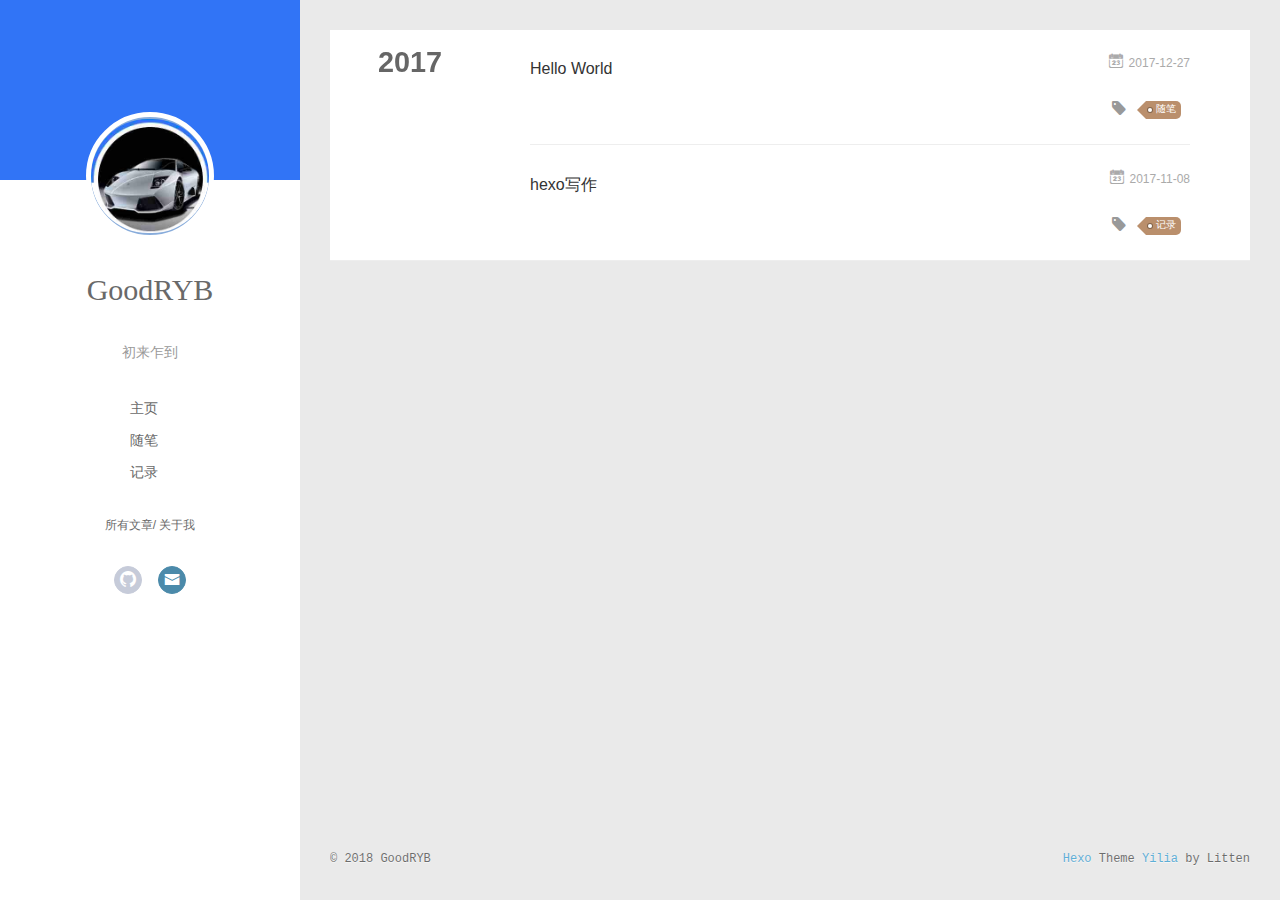
<file: archives/index.html>
<!DOCTYPE html>
<html>
<head>
  <meta charset="utf-8">
  
  <meta name="renderer" content="webkit">
  <meta http-equiv="X-UA-Compatible" content="IE=edge" >
  <link rel="dns-prefetch" href="https://goodryb.top">
  <title>Archives | GoodRYB的博客</title>
  <meta name="viewport" content="width=device-width, initial-scale=1, maximum-scale=1">
  <meta property="og:type" content="website">
<meta property="og:title" content="GoodRYB的博客">
<meta property="og:url" content="https://goodryb.top/archives/index.html">
<meta property="og:site_name" content="GoodRYB的博客">
<meta property="og:locale" content="zh-Hans">
<meta name="twitter:card" content="summary">
<meta name="twitter:title" content="GoodRYB的博客">
  
    <link rel="alternative" href="/atom.xml" title="GoodRYB的博客" type="application/atom+xml">
  
  
    <link rel="icon" href="/favicon.ico">
  
  <link rel="stylesheet" type="text/css" href="/./main.0cf68a.css">
  <style type="text/css">
  
    #container.show {
      background: linear-gradient(200deg,#a0cfe4,#e8c37e);
    }
  </style>
  

  

</head>

<body>
  <div id="container" q-class="show:isCtnShow">
    <canvas id="anm-canvas" class="anm-canvas"></canvas>
    <div class="left-col" q-class="show:isShow">
      
<div class="overlay" style="background: #3174f6"></div>
<div class="intrude-less">
	<header id="header" class="inner">
		<a href="/" class="profilepic">
			<img src="/img/touxiang.jpg" class="js-avatar">
		</a>
		<hgroup>
		  <h1 class="header-author"><a href="/">GoodRYB</a></h1>
		</hgroup>
		
		<p class="header-subtitle">初来乍到</p>
		

		<nav class="header-menu">
			<ul>
			
				<li><a href="/">主页</a></li>
	        
				<li><a href="/tags/随笔/">随笔</a></li>
	        
				<li><a href="/tags/记录/">记录</a></li>
	        
			</ul>
		</nav>
		<nav class="header-smart-menu">
    		
    			
    			<a q-on="click: openSlider(e, 'innerArchive')" href="javascript:void(0)">所有文章</a>
    			
            
    			
            
    			
    			<a q-on="click: openSlider(e, 'aboutme')" href="javascript:void(0)">关于我</a>
    			
            
		</nav>
		<nav class="header-nav">
			<div class="social">
				
					<a class="github" target="_blank" href="https://github.com/goodryb" title="github"><i class="icon-github"></i></a>
		        
					<a class="mail" target="_blank" href="mailto:renyabo2005@gmail.com" title="mail"><i class="icon-mail"></i></a>
		        
			</div>
		</nav>
	</header>		
</div>

    </div>
    <div class="mid-col" q-class="show:isShow,hide:isShow|isFalse">
      
<nav id="mobile-nav">
  	<div class="overlay js-overlay" style="background: #3174f6"></div>
	<div class="btnctn js-mobile-btnctn">
  		<div class="slider-trigger list" q-on="click: openSlider(e)"><i class="icon icon-sort"></i></div>
	</div>
	<div class="intrude-less">
		<header id="header" class="inner">
			<div class="profilepic">
				<img src="/img/touxiang.jpg" class="js-avatar">
			</div>
			<hgroup>
			  <h1 class="header-author js-header-author">GoodRYB</h1>
			</hgroup>
			
			<p class="header-subtitle"><i class="icon icon-quo-left"></i>初来乍到<i class="icon icon-quo-right"></i></p>
			
			
			
				
			
				
			
				
			
			
			
			<nav class="header-nav">
				<div class="social">
					
						<a class="github" target="_blank" href="https://github.com/goodryb" title="github"><i class="icon-github"></i></a>
			        
						<a class="mail" target="_blank" href="mailto:renyabo2005@gmail.com" title="mail"><i class="icon-mail"></i></a>
			        
				</div>
			</nav>

			<nav class="header-menu js-header-menu">
				<ul style="width: 70%">
				
				
					<li style="width: 33.333333333333336%"><a href="/">主页</a></li>
		        
					<li style="width: 33.333333333333336%"><a href="/tags/随笔/">随笔</a></li>
		        
					<li style="width: 33.333333333333336%"><a href="/tags/记录/">记录</a></li>
		        
				</ul>
			</nav>
		</header>				
	</div>
	<div class="mobile-mask" style="display:none" q-show="isShow"></div>
</nav>

      <div id="wrapper" class="body-wrap">
        <div class="menu-l">
          <div class="canvas-wrap">
            <canvas data-colors="#eaeaea" data-sectionHeight="100" data-contentId="js-content" id="myCanvas1" class="anm-canvas"></canvas>
          </div>
          <div id="js-content" class="content-ll">
            
  
  
    
    
      
      
      <section class="archives-wrap">
        <div class="archive-year-wrap">
          <a href="/archives/2017" class="archive-year">2017</a>
        </div>
        <div class="archives">
    
    <article class="archive-article archive-type-post">
  <div class="archive-article-inner">
    <header class="archive-article-header">
      	<div class="article-meta">
	      	<a href="/2017/12/27/hello-world/" class="archive-article-date">
  	<time datetime="2017-12-27T03:12:07.000Z" itemprop="datePublished"><i class="icon-calendar icon"></i>2017-12-27</time>
</a>
        </div>
    	 
  
    <h1 itemprop="name">
      <a class="archive-article-title" href="/2017/12/27/hello-world/">Hello World</a>
    </h1>
  

        <div class="article-info info-on-right">
          
	<div class="article-tag tagcloud">
		<i class="icon-price-tags icon"></i>
		<ul class="article-tag-list">
			 
        		<li class="article-tag-list-item">
        			<a href="javascript:void(0)" class="js-tag article-tag-list-link color3">随笔</a>
        		</li>
      		
		</ul>
	</div>

          

        </div>
        <div class="clearfix"></div>
    </header>
  </div>
</article>
  
    
    
    <article class="archive-article archive-type-post">
  <div class="archive-article-inner">
    <header class="archive-article-header">
      	<div class="article-meta">
	      	<a href="/2017/11/08/hexo写作/" class="archive-article-date">
  	<time datetime="2017-11-08T09:48:53.000Z" itemprop="datePublished"><i class="icon-calendar icon"></i>2017-11-08</time>
</a>
        </div>
    	 
  
    <h1 itemprop="name">
      <a class="archive-article-title" href="/2017/11/08/hexo写作/">hexo写作</a>
    </h1>
  

        <div class="article-info info-on-right">
          
	<div class="article-tag tagcloud">
		<i class="icon-price-tags icon"></i>
		<ul class="article-tag-list">
			 
        		<li class="article-tag-list-item">
        			<a href="javascript:void(0)" class="js-tag article-tag-list-link color3">记录</a>
        		</li>
      		
		</ul>
	</div>

          

        </div>
        <div class="clearfix"></div>
    </header>
  </div>
</article>
  
  
    </div></section>
  

    


          </div>
        </div>
      </div>
      <footer id="footer">
  <div class="outer">
    <div id="footer-info">
    	<div class="footer-left">
    		&copy; 2018 GoodRYB
    	</div>

		<script type="text/javascript">var cnzz_protocol = (("https:" == document.location.protocol) ? " https://" : " http://");document.write(unescape("%3Cspan id='cnzz_stat_icon_1268730363'%3E%3C/span%3E%3Cscript src='" + cnzz_protocol + "s22.cnzz.com/z_stat.php%3Fid%3D1268730363%26show%3Dpic' type='text/javascript'%3E%3C/script%3E"));
		</script>

      	<div class="footer-right">
      		<a href="http://hexo.io/" target="_blank">Hexo</a>  Theme <a href="https://github.com/litten/hexo-theme-yilia" target="_blank">Yilia</a> by Litten
      	</div>
    </div>
  </div>
</footer>

    </div>
    <script>
	var yiliaConfig = {
		mathjax: false,
		isHome: false,
		isPost: false,
		isArchive: true,
		isTag: false,
		isCategory: false,
		open_in_new: false,
		toc_hide_index: true,
		root: "/",
		innerArchive: true,
		showTags: false
	}
</script>

<script>!function(t){function n(e){if(r[e])return r[e].exports;var i=r[e]={exports:{},id:e,loaded:!1};return t[e].call(i.exports,i,i.exports,n),i.loaded=!0,i.exports}var r={};n.m=t,n.c=r,n.p="./",n(0)}([function(t,n,r){r(195),t.exports=r(191)},function(t,n,r){var e=r(3),i=r(52),o=r(27),u=r(28),c=r(53),f="prototype",a=function(t,n,r){var s,l,h,v,p=t&a.F,d=t&a.G,y=t&a.S,g=t&a.P,b=t&a.B,m=d?e:y?e[n]||(e[n]={}):(e[n]||{})[f],x=d?i:i[n]||(i[n]={}),w=x[f]||(x[f]={});d&&(r=n);for(s in r)l=!p&&m&&void 0!==m[s],h=(l?m:r)[s],v=b&&l?c(h,e):g&&"function"==typeof h?c(Function.call,h):h,m&&u(m,s,h,t&a.U),x[s]!=h&&o(x,s,v),g&&w[s]!=h&&(w[s]=h)};e.core=i,a.F=1,a.G=2,a.S=4,a.P=8,a.B=16,a.W=32,a.U=64,a.R=128,t.exports=a},function(t,n,r){var e=r(6);t.exports=function(t){if(!e(t))throw TypeError(t+" is not an object!");return t}},function(t,n){var r=t.exports="undefined"!=typeof window&&window.Math==Math?window:"undefined"!=typeof self&&self.Math==Math?self:Function("return this")();"number"==typeof __g&&(__g=r)},function(t,n){t.exports=function(t){try{return!!t()}catch(t){return!0}}},function(t,n){var r=t.exports="undefined"!=typeof window&&window.Math==Math?window:"undefined"!=typeof self&&self.Math==Math?self:Function("return this")();"number"==typeof __g&&(__g=r)},function(t,n){t.exports=function(t){return"object"==typeof t?null!==t:"function"==typeof t}},function(t,n,r){var e=r(126)("wks"),i=r(76),o=r(3).Symbol,u="function"==typeof o;(t.exports=function(t){return e[t]||(e[t]=u&&o[t]||(u?o:i)("Symbol."+t))}).store=e},function(t,n){var r={}.hasOwnProperty;t.exports=function(t,n){return r.call(t,n)}},function(t,n,r){var e=r(94),i=r(33);t.exports=function(t){return e(i(t))}},function(t,n,r){t.exports=!r(4)(function(){return 7!=Object.defineProperty({},"a",{get:function(){return 7}}).a})},function(t,n,r){var e=r(2),i=r(167),o=r(50),u=Object.defineProperty;n.f=r(10)?Object.defineProperty:function(t,n,r){if(e(t),n=o(n,!0),e(r),i)try{return u(t,n,r)}catch(t){}if("get"in r||"set"in r)throw TypeError("Accessors not supported!");return"value"in r&&(t[n]=r.value),t}},function(t,n,r){t.exports=!r(18)(function(){return 7!=Object.defineProperty({},"a",{get:function(){return 7}}).a})},function(t,n,r){var e=r(14),i=r(22);t.exports=r(12)?function(t,n,r){return e.f(t,n,i(1,r))}:function(t,n,r){return t[n]=r,t}},function(t,n,r){var e=r(20),i=r(58),o=r(42),u=Object.defineProperty;n.f=r(12)?Object.defineProperty:function(t,n,r){if(e(t),n=o(n,!0),e(r),i)try{return u(t,n,r)}catch(t){}if("get"in r||"set"in r)throw TypeError("Accessors not supported!");return"value"in r&&(t[n]=r.value),t}},function(t,n,r){var e=r(40)("wks"),i=r(23),o=r(5).Symbol,u="function"==typeof o;(t.exports=function(t){return e[t]||(e[t]=u&&o[t]||(u?o:i)("Symbol."+t))}).store=e},function(t,n,r){var e=r(67),i=Math.min;t.exports=function(t){return t>0?i(e(t),9007199254740991):0}},function(t,n,r){var e=r(46);t.exports=function(t){return Object(e(t))}},function(t,n){t.exports=function(t){try{return!!t()}catch(t){return!0}}},function(t,n,r){var e=r(63),i=r(34);t.exports=Object.keys||function(t){return e(t,i)}},function(t,n,r){var e=r(21);t.exports=function(t){if(!e(t))throw TypeError(t+" is not an object!");return t}},function(t,n){t.exports=function(t){return"object"==typeof t?null!==t:"function"==typeof t}},function(t,n){t.exports=function(t,n){return{enumerable:!(1&t),configurable:!(2&t),writable:!(4&t),value:n}}},function(t,n){var r=0,e=Math.random();t.exports=function(t){return"Symbol(".concat(void 0===t?"":t,")_",(++r+e).toString(36))}},function(t,n){var r={}.hasOwnProperty;t.exports=function(t,n){return r.call(t,n)}},function(t,n){var r=t.exports={version:"2.4.0"};"number"==typeof __e&&(__e=r)},function(t,n){t.exports=function(t){if("function"!=typeof t)throw TypeError(t+" is not a function!");return t}},function(t,n,r){var e=r(11),i=r(66);t.exports=r(10)?function(t,n,r){return e.f(t,n,i(1,r))}:function(t,n,r){return t[n]=r,t}},function(t,n,r){var e=r(3),i=r(27),o=r(24),u=r(76)("src"),c="toString",f=Function[c],a=(""+f).split(c);r(52).inspectSource=function(t){return f.call(t)},(t.exports=function(t,n,r,c){var f="function"==typeof r;f&&(o(r,"name")||i(r,"name",n)),t[n]!==r&&(f&&(o(r,u)||i(r,u,t[n]?""+t[n]:a.join(String(n)))),t===e?t[n]=r:c?t[n]?t[n]=r:i(t,n,r):(delete t[n],i(t,n,r)))})(Function.prototype,c,function(){return"function"==typeof this&&this[u]||f.call(this)})},function(t,n,r){var e=r(1),i=r(4),o=r(46),u=function(t,n,r,e){var i=String(o(t)),u="<"+n;return""!==r&&(u+=" "+r+'="'+String(e).replace(/"/g,"&quot;")+'"'),u+">"+i+"</"+n+">"};t.exports=function(t,n){var r={};r[t]=n(u),e(e.P+e.F*i(function(){var n=""[t]('"');return n!==n.toLowerCase()||n.split('"').length>3}),"String",r)}},function(t,n,r){var e=r(115),i=r(46);t.exports=function(t){return e(i(t))}},function(t,n,r){var e=r(116),i=r(66),o=r(30),u=r(50),c=r(24),f=r(167),a=Object.getOwnPropertyDescriptor;n.f=r(10)?a:function(t,n){if(t=o(t),n=u(n,!0),f)try{return a(t,n)}catch(t){}if(c(t,n))return i(!e.f.call(t,n),t[n])}},function(t,n,r){var e=r(24),i=r(17),o=r(145)("IE_PROTO"),u=Object.prototype;t.exports=Object.getPrototypeOf||function(t){return t=i(t),e(t,o)?t[o]:"function"==typeof t.constructor&&t instanceof t.constructor?t.constructor.prototype:t instanceof Object?u:null}},function(t,n){t.exports=function(t){if(void 0==t)throw TypeError("Can't call method on  "+t);return t}},function(t,n){t.exports="constructor,hasOwnProperty,isPrototypeOf,propertyIsEnumerable,toLocaleString,toString,valueOf".split(",")},function(t,n){t.exports={}},function(t,n){t.exports=!0},function(t,n){n.f={}.propertyIsEnumerable},function(t,n,r){var e=r(14).f,i=r(8),o=r(15)("toStringTag");t.exports=function(t,n,r){t&&!i(t=r?t:t.prototype,o)&&e(t,o,{configurable:!0,value:n})}},function(t,n,r){var e=r(40)("keys"),i=r(23);t.exports=function(t){return e[t]||(e[t]=i(t))}},function(t,n,r){var e=r(5),i="__core-js_shared__",o=e[i]||(e[i]={});t.exports=function(t){return o[t]||(o[t]={})}},function(t,n){var r=Math.ceil,e=Math.floor;t.exports=function(t){return isNaN(t=+t)?0:(t>0?e:r)(t)}},function(t,n,r){var e=r(21);t.exports=function(t,n){if(!e(t))return t;var r,i;if(n&&"function"==typeof(r=t.toString)&&!e(i=r.call(t)))return i;if("function"==typeof(r=t.valueOf)&&!e(i=r.call(t)))return i;if(!n&&"function"==typeof(r=t.toString)&&!e(i=r.call(t)))return i;throw TypeError("Can't convert object to primitive value")}},function(t,n,r){var e=r(5),i=r(25),o=r(36),u=r(44),c=r(14).f;t.exports=function(t){var n=i.Symbol||(i.Symbol=o?{}:e.Symbol||{});"_"==t.charAt(0)||t in n||c(n,t,{value:u.f(t)})}},function(t,n,r){n.f=r(15)},function(t,n){var r={}.toString;t.exports=function(t){return r.call(t).slice(8,-1)}},function(t,n){t.exports=function(t){if(void 0==t)throw TypeError("Can't call method on  "+t);return t}},function(t,n,r){var e=r(4);t.exports=function(t,n){return!!t&&e(function(){n?t.call(null,function(){},1):t.call(null)})}},function(t,n,r){var e=r(53),i=r(115),o=r(17),u=r(16),c=r(203);t.exports=function(t,n){var r=1==t,f=2==t,a=3==t,s=4==t,l=6==t,h=5==t||l,v=n||c;return function(n,c,p){for(var d,y,g=o(n),b=i(g),m=e(c,p,3),x=u(b.length),w=0,S=r?v(n,x):f?v(n,0):void 0;x>w;w++)if((h||w in b)&&(d=b[w],y=m(d,w,g),t))if(r)S[w]=y;else if(y)switch(t){case 3:return!0;case 5:return d;case 6:return w;case 2:S.push(d)}else if(s)return!1;return l?-1:a||s?s:S}}},function(t,n,r){var e=r(1),i=r(52),o=r(4);t.exports=function(t,n){var r=(i.Object||{})[t]||Object[t],u={};u[t]=n(r),e(e.S+e.F*o(function(){r(1)}),"Object",u)}},function(t,n,r){var e=r(6);t.exports=function(t,n){if(!e(t))return t;var r,i;if(n&&"function"==typeof(r=t.toString)&&!e(i=r.call(t)))return i;if("function"==typeof(r=t.valueOf)&&!e(i=r.call(t)))return i;if(!n&&"function"==typeof(r=t.toString)&&!e(i=r.call(t)))return i;throw TypeError("Can't convert object to primitive value")}},function(t,n,r){var e=r(5),i=r(25),o=r(91),u=r(13),c="prototype",f=function(t,n,r){var a,s,l,h=t&f.F,v=t&f.G,p=t&f.S,d=t&f.P,y=t&f.B,g=t&f.W,b=v?i:i[n]||(i[n]={}),m=b[c],x=v?e:p?e[n]:(e[n]||{})[c];v&&(r=n);for(a in r)(s=!h&&x&&void 0!==x[a])&&a in b||(l=s?x[a]:r[a],b[a]=v&&"function"!=typeof x[a]?r[a]:y&&s?o(l,e):g&&x[a]==l?function(t){var n=function(n,r,e){if(this instanceof t){switch(arguments.length){case 0:return new t;case 1:return new t(n);case 2:return new t(n,r)}return new t(n,r,e)}return t.apply(this,arguments)};return n[c]=t[c],n}(l):d&&"function"==typeof l?o(Function.call,l):l,d&&((b.virtual||(b.virtual={}))[a]=l,t&f.R&&m&&!m[a]&&u(m,a,l)))};f.F=1,f.G=2,f.S=4,f.P=8,f.B=16,f.W=32,f.U=64,f.R=128,t.exports=f},function(t,n){var r=t.exports={version:"2.4.0"};"number"==typeof __e&&(__e=r)},function(t,n,r){var e=r(26);t.exports=function(t,n,r){if(e(t),void 0===n)return t;switch(r){case 1:return function(r){return t.call(n,r)};case 2:return function(r,e){return t.call(n,r,e)};case 3:return function(r,e,i){return t.call(n,r,e,i)}}return function(){return t.apply(n,arguments)}}},function(t,n,r){var e=r(183),i=r(1),o=r(126)("metadata"),u=o.store||(o.store=new(r(186))),c=function(t,n,r){var i=u.get(t);if(!i){if(!r)return;u.set(t,i=new e)}var o=i.get(n);if(!o){if(!r)return;i.set(n,o=new e)}return o},f=function(t,n,r){var e=c(n,r,!1);return void 0!==e&&e.has(t)},a=function(t,n,r){var e=c(n,r,!1);return void 0===e?void 0:e.get(t)},s=function(t,n,r,e){c(r,e,!0).set(t,n)},l=function(t,n){var r=c(t,n,!1),e=[];return r&&r.forEach(function(t,n){e.push(n)}),e},h=function(t){return void 0===t||"symbol"==typeof t?t:String(t)},v=function(t){i(i.S,"Reflect",t)};t.exports={store:u,map:c,has:f,get:a,set:s,keys:l,key:h,exp:v}},function(t,n,r){"use strict";if(r(10)){var e=r(69),i=r(3),o=r(4),u=r(1),c=r(127),f=r(152),a=r(53),s=r(68),l=r(66),h=r(27),v=r(73),p=r(67),d=r(16),y=r(75),g=r(50),b=r(24),m=r(180),x=r(114),w=r(6),S=r(17),_=r(137),O=r(70),E=r(32),P=r(71).f,j=r(154),F=r(76),M=r(7),A=r(48),N=r(117),T=r(146),I=r(155),k=r(80),L=r(123),R=r(74),C=r(130),D=r(160),U=r(11),W=r(31),G=U.f,B=W.f,V=i.RangeError,z=i.TypeError,q=i.Uint8Array,K="ArrayBuffer",J="Shared"+K,Y="BYTES_PER_ELEMENT",H="prototype",$=Array[H],X=f.ArrayBuffer,Q=f.DataView,Z=A(0),tt=A(2),nt=A(3),rt=A(4),et=A(5),it=A(6),ot=N(!0),ut=N(!1),ct=I.values,ft=I.keys,at=I.entries,st=$.lastIndexOf,lt=$.reduce,ht=$.reduceRight,vt=$.join,pt=$.sort,dt=$.slice,yt=$.toString,gt=$.toLocaleString,bt=M("iterator"),mt=M("toStringTag"),xt=F("typed_constructor"),wt=F("def_constructor"),St=c.CONSTR,_t=c.TYPED,Ot=c.VIEW,Et="Wrong length!",Pt=A(1,function(t,n){return Tt(T(t,t[wt]),n)}),jt=o(function(){return 1===new q(new Uint16Array([1]).buffer)[0]}),Ft=!!q&&!!q[H].set&&o(function(){new q(1).set({})}),Mt=function(t,n){if(void 0===t)throw z(Et);var r=+t,e=d(t);if(n&&!m(r,e))throw V(Et);return e},At=function(t,n){var r=p(t);if(r<0||r%n)throw V("Wrong offset!");return r},Nt=function(t){if(w(t)&&_t in t)return t;throw z(t+" is not a typed array!")},Tt=function(t,n){if(!(w(t)&&xt in t))throw z("It is not a typed array constructor!");return new t(n)},It=function(t,n){return kt(T(t,t[wt]),n)},kt=function(t,n){for(var r=0,e=n.length,i=Tt(t,e);e>r;)i[r]=n[r++];return i},Lt=function(t,n,r){G(t,n,{get:function(){return this._d[r]}})},Rt=function(t){var n,r,e,i,o,u,c=S(t),f=arguments.length,s=f>1?arguments[1]:void 0,l=void 0!==s,h=j(c);if(void 0!=h&&!_(h)){for(u=h.call(c),e=[],n=0;!(o=u.next()).done;n++)e.push(o.value);c=e}for(l&&f>2&&(s=a(s,arguments[2],2)),n=0,r=d(c.length),i=Tt(this,r);r>n;n++)i[n]=l?s(c[n],n):c[n];return i},Ct=function(){for(var t=0,n=arguments.length,r=Tt(this,n);n>t;)r[t]=arguments[t++];return r},Dt=!!q&&o(function(){gt.call(new q(1))}),Ut=function(){return gt.apply(Dt?dt.call(Nt(this)):Nt(this),arguments)},Wt={copyWithin:function(t,n){return D.call(Nt(this),t,n,arguments.length>2?arguments[2]:void 0)},every:function(t){return rt(Nt(this),t,arguments.length>1?arguments[1]:void 0)},fill:function(t){return C.apply(Nt(this),arguments)},filter:function(t){return It(this,tt(Nt(this),t,arguments.length>1?arguments[1]:void 0))},find:function(t){return et(Nt(this),t,arguments.length>1?arguments[1]:void 0)},findIndex:function(t){return it(Nt(this),t,arguments.length>1?arguments[1]:void 0)},forEach:function(t){Z(Nt(this),t,arguments.length>1?arguments[1]:void 0)},indexOf:function(t){return ut(Nt(this),t,arguments.length>1?arguments[1]:void 0)},includes:function(t){return ot(Nt(this),t,arguments.length>1?arguments[1]:void 0)},join:function(t){return vt.apply(Nt(this),arguments)},lastIndexOf:function(t){return st.apply(Nt(this),arguments)},map:function(t){return Pt(Nt(this),t,arguments.length>1?arguments[1]:void 0)},reduce:function(t){return lt.apply(Nt(this),arguments)},reduceRight:function(t){return ht.apply(Nt(this),arguments)},reverse:function(){for(var t,n=this,r=Nt(n).length,e=Math.floor(r/2),i=0;i<e;)t=n[i],n[i++]=n[--r],n[r]=t;return n},some:function(t){return nt(Nt(this),t,arguments.length>1?arguments[1]:void 0)},sort:function(t){return pt.call(Nt(this),t)},subarray:function(t,n){var r=Nt(this),e=r.length,i=y(t,e);return new(T(r,r[wt]))(r.buffer,r.byteOffset+i*r.BYTES_PER_ELEMENT,d((void 0===n?e:y(n,e))-i))}},Gt=function(t,n){return It(this,dt.call(Nt(this),t,n))},Bt=function(t){Nt(this);var n=At(arguments[1],1),r=this.length,e=S(t),i=d(e.length),o=0;if(i+n>r)throw V(Et);for(;o<i;)this[n+o]=e[o++]},Vt={entries:function(){return at.call(Nt(this))},keys:function(){return ft.call(Nt(this))},values:function(){return ct.call(Nt(this))}},zt=function(t,n){return w(t)&&t[_t]&&"symbol"!=typeof n&&n in t&&String(+n)==String(n)},qt=function(t,n){return zt(t,n=g(n,!0))?l(2,t[n]):B(t,n)},Kt=function(t,n,r){return!(zt(t,n=g(n,!0))&&w(r)&&b(r,"value"))||b(r,"get")||b(r,"set")||r.configurable||b(r,"writable")&&!r.writable||b(r,"enumerable")&&!r.enumerable?G(t,n,r):(t[n]=r.value,t)};St||(W.f=qt,U.f=Kt),u(u.S+u.F*!St,"Object",{getOwnPropertyDescriptor:qt,defineProperty:Kt}),o(function(){yt.call({})})&&(yt=gt=function(){return vt.call(this)});var Jt=v({},Wt);v(Jt,Vt),h(Jt,bt,Vt.values),v(Jt,{slice:Gt,set:Bt,constructor:function(){},toString:yt,toLocaleString:Ut}),Lt(Jt,"buffer","b"),Lt(Jt,"byteOffset","o"),Lt(Jt,"byteLength","l"),Lt(Jt,"length","e"),G(Jt,mt,{get:function(){return this[_t]}}),t.exports=function(t,n,r,f){f=!!f;var a=t+(f?"Clamped":"")+"Array",l="Uint8Array"!=a,v="get"+t,p="set"+t,y=i[a],g=y||{},b=y&&E(y),m=!y||!c.ABV,S={},_=y&&y[H],j=function(t,r){var e=t._d;return e.v[v](r*n+e.o,jt)},F=function(t,r,e){var i=t._d;f&&(e=(e=Math.round(e))<0?0:e>255?255:255&e),i.v[p](r*n+i.o,e,jt)},M=function(t,n){G(t,n,{get:function(){return j(this,n)},set:function(t){return F(this,n,t)},enumerable:!0})};m?(y=r(function(t,r,e,i){s(t,y,a,"_d");var o,u,c,f,l=0,v=0;if(w(r)){if(!(r instanceof X||(f=x(r))==K||f==J))return _t in r?kt(y,r):Rt.call(y,r);o=r,v=At(e,n);var p=r.byteLength;if(void 0===i){if(p%n)throw V(Et);if((u=p-v)<0)throw V(Et)}else if((u=d(i)*n)+v>p)throw V(Et);c=u/n}else c=Mt(r,!0),u=c*n,o=new X(u);for(h(t,"_d",{b:o,o:v,l:u,e:c,v:new Q(o)});l<c;)M(t,l++)}),_=y[H]=O(Jt),h(_,"constructor",y)):L(function(t){new y(null),new y(t)},!0)||(y=r(function(t,r,e,i){s(t,y,a);var o;return w(r)?r instanceof X||(o=x(r))==K||o==J?void 0!==i?new g(r,At(e,n),i):void 0!==e?new g(r,At(e,n)):new g(r):_t in r?kt(y,r):Rt.call(y,r):new g(Mt(r,l))}),Z(b!==Function.prototype?P(g).concat(P(b)):P(g),function(t){t in y||h(y,t,g[t])}),y[H]=_,e||(_.constructor=y));var A=_[bt],N=!!A&&("values"==A.name||void 0==A.name),T=Vt.values;h(y,xt,!0),h(_,_t,a),h(_,Ot,!0),h(_,wt,y),(f?new y(1)[mt]==a:mt in _)||G(_,mt,{get:function(){return a}}),S[a]=y,u(u.G+u.W+u.F*(y!=g),S),u(u.S,a,{BYTES_PER_ELEMENT:n,from:Rt,of:Ct}),Y in _||h(_,Y,n),u(u.P,a,Wt),R(a),u(u.P+u.F*Ft,a,{set:Bt}),u(u.P+u.F*!N,a,Vt),u(u.P+u.F*(_.toString!=yt),a,{toString:yt}),u(u.P+u.F*o(function(){new y(1).slice()}),a,{slice:Gt}),u(u.P+u.F*(o(function(){return[1,2].toLocaleString()!=new y([1,2]).toLocaleString()})||!o(function(){_.toLocaleString.call([1,2])})),a,{toLocaleString:Ut}),k[a]=N?A:T,e||N||h(_,bt,T)}}else t.exports=function(){}},function(t,n){var r={}.toString;t.exports=function(t){return r.call(t).slice(8,-1)}},function(t,n,r){var e=r(21),i=r(5).document,o=e(i)&&e(i.createElement);t.exports=function(t){return o?i.createElement(t):{}}},function(t,n,r){t.exports=!r(12)&&!r(18)(function(){return 7!=Object.defineProperty(r(57)("div"),"a",{get:function(){return 7}}).a})},function(t,n,r){"use strict";var e=r(36),i=r(51),o=r(64),u=r(13),c=r(8),f=r(35),a=r(96),s=r(38),l=r(103),h=r(15)("iterator"),v=!([].keys&&"next"in[].keys()),p="keys",d="values",y=function(){return this};t.exports=function(t,n,r,g,b,m,x){a(r,n,g);var w,S,_,O=function(t){if(!v&&t in F)return F[t];switch(t){case p:case d:return function(){return new r(this,t)}}return function(){return new r(this,t)}},E=n+" Iterator",P=b==d,j=!1,F=t.prototype,M=F[h]||F["@@iterator"]||b&&F[b],A=M||O(b),N=b?P?O("entries"):A:void 0,T="Array"==n?F.entries||M:M;if(T&&(_=l(T.call(new t)))!==Object.prototype&&(s(_,E,!0),e||c(_,h)||u(_,h,y)),P&&M&&M.name!==d&&(j=!0,A=function(){return M.call(this)}),e&&!x||!v&&!j&&F[h]||u(F,h,A),f[n]=A,f[E]=y,b)if(w={values:P?A:O(d),keys:m?A:O(p),entries:N},x)for(S in w)S in F||o(F,S,w[S]);else i(i.P+i.F*(v||j),n,w);return w}},function(t,n,r){var e=r(20),i=r(100),o=r(34),u=r(39)("IE_PROTO"),c=function(){},f="prototype",a=function(){var t,n=r(57)("iframe"),e=o.length;for(n.style.display="none",r(93).appendChild(n),n.src="javascript:",t=n.contentWindow.document,t.open(),t.write("<script>document.F=Object<\/script>"),t.close(),a=t.F;e--;)delete a[f][o[e]];return a()};t.exports=Object.create||function(t,n){var r;return null!==t?(c[f]=e(t),r=new c,c[f]=null,r[u]=t):r=a(),void 0===n?r:i(r,n)}},function(t,n,r){var e=r(63),i=r(34).concat("length","prototype");n.f=Object.getOwnPropertyNames||function(t){return e(t,i)}},function(t,n){n.f=Object.getOwnPropertySymbols},function(t,n,r){var e=r(8),i=r(9),o=r(90)(!1),u=r(39)("IE_PROTO");t.exports=function(t,n){var r,c=i(t),f=0,a=[];for(r in c)r!=u&&e(c,r)&&a.push(r);for(;n.length>f;)e(c,r=n[f++])&&(~o(a,r)||a.push(r));return a}},function(t,n,r){t.exports=r(13)},function(t,n,r){var e=r(76)("meta"),i=r(6),o=r(24),u=r(11).f,c=0,f=Object.isExtensible||function(){return!0},a=!r(4)(function(){return f(Object.preventExtensions({}))}),s=function(t){u(t,e,{value:{i:"O"+ ++c,w:{}}})},l=function(t,n){if(!i(t))return"symbol"==typeof t?t:("string"==typeof t?"S":"P")+t;if(!o(t,e)){if(!f(t))return"F";if(!n)return"E";s(t)}return t[e].i},h=function(t,n){if(!o(t,e)){if(!f(t))return!0;if(!n)return!1;s(t)}return t[e].w},v=function(t){return a&&p.NEED&&f(t)&&!o(t,e)&&s(t),t},p=t.exports={KEY:e,NEED:!1,fastKey:l,getWeak:h,onFreeze:v}},function(t,n){t.exports=function(t,n){return{enumerable:!(1&t),configurable:!(2&t),writable:!(4&t),value:n}}},function(t,n){var r=Math.ceil,e=Math.floor;t.exports=function(t){return isNaN(t=+t)?0:(t>0?e:r)(t)}},function(t,n){t.exports=function(t,n,r,e){if(!(t instanceof n)||void 0!==e&&e in t)throw TypeError(r+": incorrect invocation!");return t}},function(t,n){t.exports=!1},function(t,n,r){var e=r(2),i=r(173),o=r(133),u=r(145)("IE_PROTO"),c=function(){},f="prototype",a=function(){var t,n=r(132)("iframe"),e=o.length;for(n.style.display="none",r(135).appendChild(n),n.src="javascript:",t=n.contentWindow.document,t.open(),t.write("<script>document.F=Object<\/script>"),t.close(),a=t.F;e--;)delete a[f][o[e]];return a()};t.exports=Object.create||function(t,n){var r;return null!==t?(c[f]=e(t),r=new c,c[f]=null,r[u]=t):r=a(),void 0===n?r:i(r,n)}},function(t,n,r){var e=r(175),i=r(133).concat("length","prototype");n.f=Object.getOwnPropertyNames||function(t){return e(t,i)}},function(t,n,r){var e=r(175),i=r(133);t.exports=Object.keys||function(t){return e(t,i)}},function(t,n,r){var e=r(28);t.exports=function(t,n,r){for(var i in n)e(t,i,n[i],r);return t}},function(t,n,r){"use strict";var e=r(3),i=r(11),o=r(10),u=r(7)("species");t.exports=function(t){var n=e[t];o&&n&&!n[u]&&i.f(n,u,{configurable:!0,get:function(){return this}})}},function(t,n,r){var e=r(67),i=Math.max,o=Math.min;t.exports=function(t,n){return t=e(t),t<0?i(t+n,0):o(t,n)}},function(t,n){var r=0,e=Math.random();t.exports=function(t){return"Symbol(".concat(void 0===t?"":t,")_",(++r+e).toString(36))}},function(t,n,r){var e=r(33);t.exports=function(t){return Object(e(t))}},function(t,n,r){var e=r(7)("unscopables"),i=Array.prototype;void 0==i[e]&&r(27)(i,e,{}),t.exports=function(t){i[e][t]=!0}},function(t,n,r){var e=r(53),i=r(169),o=r(137),u=r(2),c=r(16),f=r(154),a={},s={},n=t.exports=function(t,n,r,l,h){var v,p,d,y,g=h?function(){return t}:f(t),b=e(r,l,n?2:1),m=0;if("function"!=typeof g)throw TypeError(t+" is not iterable!");if(o(g)){for(v=c(t.length);v>m;m++)if((y=n?b(u(p=t[m])[0],p[1]):b(t[m]))===a||y===s)return y}else for(d=g.call(t);!(p=d.next()).done;)if((y=i(d,b,p.value,n))===a||y===s)return y};n.BREAK=a,n.RETURN=s},function(t,n){t.exports={}},function(t,n,r){var e=r(11).f,i=r(24),o=r(7)("toStringTag");t.exports=function(t,n,r){t&&!i(t=r?t:t.prototype,o)&&e(t,o,{configurable:!0,value:n})}},function(t,n,r){var e=r(1),i=r(46),o=r(4),u=r(150),c="["+u+"]",f="​",a=RegExp("^"+c+c+"*"),s=RegExp(c+c+"*$"),l=function(t,n,r){var i={},c=o(function(){return!!u[t]()||f[t]()!=f}),a=i[t]=c?n(h):u[t];r&&(i[r]=a),e(e.P+e.F*c,"String",i)},h=l.trim=function(t,n){return t=String(i(t)),1&n&&(t=t.replace(a,"")),2&n&&(t=t.replace(s,"")),t};t.exports=l},function(t,n,r){t.exports={default:r(86),__esModule:!0}},function(t,n,r){t.exports={default:r(87),__esModule:!0}},function(t,n,r){"use strict";function e(t){return t&&t.__esModule?t:{default:t}}n.__esModule=!0;var i=r(84),o=e(i),u=r(83),c=e(u),f="function"==typeof c.default&&"symbol"==typeof o.default?function(t){return typeof t}:function(t){return t&&"function"==typeof c.default&&t.constructor===c.default&&t!==c.default.prototype?"symbol":typeof t};n.default="function"==typeof c.default&&"symbol"===f(o.default)?function(t){return void 0===t?"undefined":f(t)}:function(t){return t&&"function"==typeof c.default&&t.constructor===c.default&&t!==c.default.prototype?"symbol":void 0===t?"undefined":f(t)}},function(t,n,r){r(110),r(108),r(111),r(112),t.exports=r(25).Symbol},function(t,n,r){r(109),r(113),t.exports=r(44).f("iterator")},function(t,n){t.exports=function(t){if("function"!=typeof t)throw TypeError(t+" is not a function!");return t}},function(t,n){t.exports=function(){}},function(t,n,r){var e=r(9),i=r(106),o=r(105);t.exports=function(t){return function(n,r,u){var c,f=e(n),a=i(f.length),s=o(u,a);if(t&&r!=r){for(;a>s;)if((c=f[s++])!=c)return!0}else for(;a>s;s++)if((t||s in f)&&f[s]===r)return t||s||0;return!t&&-1}}},function(t,n,r){var e=r(88);t.exports=function(t,n,r){if(e(t),void 0===n)return t;switch(r){case 1:return function(r){return t.call(n,r)};case 2:return function(r,e){return t.call(n,r,e)};case 3:return function(r,e,i){return t.call(n,r,e,i)}}return function(){return t.apply(n,arguments)}}},function(t,n,r){var e=r(19),i=r(62),o=r(37);t.exports=function(t){var n=e(t),r=i.f;if(r)for(var u,c=r(t),f=o.f,a=0;c.length>a;)f.call(t,u=c[a++])&&n.push(u);return n}},function(t,n,r){t.exports=r(5).document&&document.documentElement},function(t,n,r){var e=r(56);t.exports=Object("z").propertyIsEnumerable(0)?Object:function(t){return"String"==e(t)?t.split(""):Object(t)}},function(t,n,r){var e=r(56);t.exports=Array.isArray||function(t){return"Array"==e(t)}},function(t,n,r){"use strict";var e=r(60),i=r(22),o=r(38),u={};r(13)(u,r(15)("iterator"),function(){return this}),t.exports=function(t,n,r){t.prototype=e(u,{next:i(1,r)}),o(t,n+" Iterator")}},function(t,n){t.exports=function(t,n){return{value:n,done:!!t}}},function(t,n,r){var e=r(19),i=r(9);t.exports=function(t,n){for(var r,o=i(t),u=e(o),c=u.length,f=0;c>f;)if(o[r=u[f++]]===n)return r}},function(t,n,r){var e=r(23)("meta"),i=r(21),o=r(8),u=r(14).f,c=0,f=Object.isExtensible||function(){return!0},a=!r(18)(function(){return f(Object.preventExtensions({}))}),s=function(t){u(t,e,{value:{i:"O"+ ++c,w:{}}})},l=function(t,n){if(!i(t))return"symbol"==typeof t?t:("string"==typeof t?"S":"P")+t;if(!o(t,e)){if(!f(t))return"F";if(!n)return"E";s(t)}return t[e].i},h=function(t,n){if(!o(t,e)){if(!f(t))return!0;if(!n)return!1;s(t)}return t[e].w},v=function(t){return a&&p.NEED&&f(t)&&!o(t,e)&&s(t),t},p=t.exports={KEY:e,NEED:!1,fastKey:l,getWeak:h,onFreeze:v}},function(t,n,r){var e=r(14),i=r(20),o=r(19);t.exports=r(12)?Object.defineProperties:function(t,n){i(t);for(var r,u=o(n),c=u.length,f=0;c>f;)e.f(t,r=u[f++],n[r]);return t}},function(t,n,r){var e=r(37),i=r(22),o=r(9),u=r(42),c=r(8),f=r(58),a=Object.getOwnPropertyDescriptor;n.f=r(12)?a:function(t,n){if(t=o(t),n=u(n,!0),f)try{return a(t,n)}catch(t){}if(c(t,n))return i(!e.f.call(t,n),t[n])}},function(t,n,r){var e=r(9),i=r(61).f,o={}.toString,u="object"==typeof window&&window&&Object.getOwnPropertyNames?Object.getOwnPropertyNames(window):[],c=function(t){try{return i(t)}catch(t){return u.slice()}};t.exports.f=function(t){return u&&"[object Window]"==o.call(t)?c(t):i(e(t))}},function(t,n,r){var e=r(8),i=r(77),o=r(39)("IE_PROTO"),u=Object.prototype;t.exports=Object.getPrototypeOf||function(t){return t=i(t),e(t,o)?t[o]:"function"==typeof t.constructor&&t instanceof t.constructor?t.constructor.prototype:t instanceof Object?u:null}},function(t,n,r){var e=r(41),i=r(33);t.exports=function(t){return function(n,r){var o,u,c=String(i(n)),f=e(r),a=c.length;return f<0||f>=a?t?"":void 0:(o=c.charCodeAt(f),o<55296||o>56319||f+1===a||(u=c.charCodeAt(f+1))<56320||u>57343?t?c.charAt(f):o:t?c.slice(f,f+2):u-56320+(o-55296<<10)+65536)}}},function(t,n,r){var e=r(41),i=Math.max,o=Math.min;t.exports=function(t,n){return t=e(t),t<0?i(t+n,0):o(t,n)}},function(t,n,r){var e=r(41),i=Math.min;t.exports=function(t){return t>0?i(e(t),9007199254740991):0}},function(t,n,r){"use strict";var e=r(89),i=r(97),o=r(35),u=r(9);t.exports=r(59)(Array,"Array",function(t,n){this._t=u(t),this._i=0,this._k=n},function(){var t=this._t,n=this._k,r=this._i++;return!t||r>=t.length?(this._t=void 0,i(1)):"keys"==n?i(0,r):"values"==n?i(0,t[r]):i(0,[r,t[r]])},"values"),o.Arguments=o.Array,e("keys"),e("values"),e("entries")},function(t,n){},function(t,n,r){"use strict";var e=r(104)(!0);r(59)(String,"String",function(t){this._t=String(t),this._i=0},function(){var t,n=this._t,r=this._i;return r>=n.length?{value:void 0,done:!0}:(t=e(n,r),this._i+=t.length,{value:t,done:!1})})},function(t,n,r){"use strict";var e=r(5),i=r(8),o=r(12),u=r(51),c=r(64),f=r(99).KEY,a=r(18),s=r(40),l=r(38),h=r(23),v=r(15),p=r(44),d=r(43),y=r(98),g=r(92),b=r(95),m=r(20),x=r(9),w=r(42),S=r(22),_=r(60),O=r(102),E=r(101),P=r(14),j=r(19),F=E.f,M=P.f,A=O.f,N=e.Symbol,T=e.JSON,I=T&&T.stringify,k="prototype",L=v("_hidden"),R=v("toPrimitive"),C={}.propertyIsEnumerable,D=s("symbol-registry"),U=s("symbols"),W=s("op-symbols"),G=Object[k],B="function"==typeof N,V=e.QObject,z=!V||!V[k]||!V[k].findChild,q=o&&a(function(){return 7!=_(M({},"a",{get:function(){return M(this,"a",{value:7}).a}})).a})?function(t,n,r){var e=F(G,n);e&&delete G[n],M(t,n,r),e&&t!==G&&M(G,n,e)}:M,K=function(t){var n=U[t]=_(N[k]);return n._k=t,n},J=B&&"symbol"==typeof N.iterator?function(t){return"symbol"==typeof t}:function(t){return t instanceof N},Y=function(t,n,r){return t===G&&Y(W,n,r),m(t),n=w(n,!0),m(r),i(U,n)?(r.enumerable?(i(t,L)&&t[L][n]&&(t[L][n]=!1),r=_(r,{enumerable:S(0,!1)})):(i(t,L)||M(t,L,S(1,{})),t[L][n]=!0),q(t,n,r)):M(t,n,r)},H=function(t,n){m(t);for(var r,e=g(n=x(n)),i=0,o=e.length;o>i;)Y(t,r=e[i++],n[r]);return t},$=function(t,n){return void 0===n?_(t):H(_(t),n)},X=function(t){var n=C.call(this,t=w(t,!0));return!(this===G&&i(U,t)&&!i(W,t))&&(!(n||!i(this,t)||!i(U,t)||i(this,L)&&this[L][t])||n)},Q=function(t,n){if(t=x(t),n=w(n,!0),t!==G||!i(U,n)||i(W,n)){var r=F(t,n);return!r||!i(U,n)||i(t,L)&&t[L][n]||(r.enumerable=!0),r}},Z=function(t){for(var n,r=A(x(t)),e=[],o=0;r.length>o;)i(U,n=r[o++])||n==L||n==f||e.push(n);return e},tt=function(t){for(var n,r=t===G,e=A(r?W:x(t)),o=[],u=0;e.length>u;)!i(U,n=e[u++])||r&&!i(G,n)||o.push(U[n]);return o};B||(N=function(){if(this instanceof N)throw TypeError("Symbol is not a constructor!");var t=h(arguments.length>0?arguments[0]:void 0),n=function(r){this===G&&n.call(W,r),i(this,L)&&i(this[L],t)&&(this[L][t]=!1),q(this,t,S(1,r))};return o&&z&&q(G,t,{configurable:!0,set:n}),K(t)},c(N[k],"toString",function(){return this._k}),E.f=Q,P.f=Y,r(61).f=O.f=Z,r(37).f=X,r(62).f=tt,o&&!r(36)&&c(G,"propertyIsEnumerable",X,!0),p.f=function(t){return K(v(t))}),u(u.G+u.W+u.F*!B,{Symbol:N});for(var nt="hasInstance,isConcatSpreadable,iterator,match,replace,search,species,split,toPrimitive,toStringTag,unscopables".split(","),rt=0;nt.length>rt;)v(nt[rt++]);for(var nt=j(v.store),rt=0;nt.length>rt;)d(nt[rt++]);u(u.S+u.F*!B,"Symbol",{for:function(t){return i(D,t+="")?D[t]:D[t]=N(t)},keyFor:function(t){if(J(t))return y(D,t);throw TypeError(t+" is not a symbol!")},useSetter:function(){z=!0},useSimple:function(){z=!1}}),u(u.S+u.F*!B,"Object",{create:$,defineProperty:Y,defineProperties:H,getOwnPropertyDescriptor:Q,getOwnPropertyNames:Z,getOwnPropertySymbols:tt}),T&&u(u.S+u.F*(!B||a(function(){var t=N();return"[null]"!=I([t])||"{}"!=I({a:t})||"{}"!=I(Object(t))})),"JSON",{stringify:function(t){if(void 0!==t&&!J(t)){for(var n,r,e=[t],i=1;arguments.length>i;)e.push(arguments[i++]);return n=e[1],"function"==typeof n&&(r=n),!r&&b(n)||(n=function(t,n){if(r&&(n=r.call(this,t,n)),!J(n))return n}),e[1]=n,I.apply(T,e)}}}),N[k][R]||r(13)(N[k],R,N[k].valueOf),l(N,"Symbol"),l(Math,"Math",!0),l(e.JSON,"JSON",!0)},function(t,n,r){r(43)("asyncIterator")},function(t,n,r){r(43)("observable")},function(t,n,r){r(107);for(var e=r(5),i=r(13),o=r(35),u=r(15)("toStringTag"),c=["NodeList","DOMTokenList","MediaList","StyleSheetList","CSSRuleList"],f=0;f<5;f++){var a=c[f],s=e[a],l=s&&s.prototype;l&&!l[u]&&i(l,u,a),o[a]=o.Array}},function(t,n,r){var e=r(45),i=r(7)("toStringTag"),o="Arguments"==e(function(){return arguments}()),u=function(t,n){try{return t[n]}catch(t){}};t.exports=function(t){var n,r,c;return void 0===t?"Undefined":null===t?"Null":"string"==typeof(r=u(n=Object(t),i))?r:o?e(n):"Object"==(c=e(n))&&"function"==typeof n.callee?"Arguments":c}},function(t,n,r){var e=r(45);t.exports=Object("z").propertyIsEnumerable(0)?Object:function(t){return"String"==e(t)?t.split(""):Object(t)}},function(t,n){n.f={}.propertyIsEnumerable},function(t,n,r){var e=r(30),i=r(16),o=r(75);t.exports=function(t){return function(n,r,u){var c,f=e(n),a=i(f.length),s=o(u,a);if(t&&r!=r){for(;a>s;)if((c=f[s++])!=c)return!0}else for(;a>s;s++)if((t||s in f)&&f[s]===r)return t||s||0;return!t&&-1}}},function(t,n,r){"use strict";var e=r(3),i=r(1),o=r(28),u=r(73),c=r(65),f=r(79),a=r(68),s=r(6),l=r(4),h=r(123),v=r(81),p=r(136);t.exports=function(t,n,r,d,y,g){var b=e[t],m=b,x=y?"set":"add",w=m&&m.prototype,S={},_=function(t){var n=w[t];o(w,t,"delete"==t?function(t){return!(g&&!s(t))&&n.call(this,0===t?0:t)}:"has"==t?function(t){return!(g&&!s(t))&&n.call(this,0===t?0:t)}:"get"==t?function(t){return g&&!s(t)?void 0:n.call(this,0===t?0:t)}:"add"==t?function(t){return n.call(this,0===t?0:t),this}:function(t,r){return n.call(this,0===t?0:t,r),this})};if("function"==typeof m&&(g||w.forEach&&!l(function(){(new m).entries().next()}))){var O=new m,E=O[x](g?{}:-0,1)!=O,P=l(function(){O.has(1)}),j=h(function(t){new m(t)}),F=!g&&l(function(){for(var t=new m,n=5;n--;)t[x](n,n);return!t.has(-0)});j||(m=n(function(n,r){a(n,m,t);var e=p(new b,n,m);return void 0!=r&&f(r,y,e[x],e),e}),m.prototype=w,w.constructor=m),(P||F)&&(_("delete"),_("has"),y&&_("get")),(F||E)&&_(x),g&&w.clear&&delete w.clear}else m=d.getConstructor(n,t,y,x),u(m.prototype,r),c.NEED=!0;return v(m,t),S[t]=m,i(i.G+i.W+i.F*(m!=b),S),g||d.setStrong(m,t,y),m}},function(t,n,r){"use strict";var e=r(27),i=r(28),o=r(4),u=r(46),c=r(7);t.exports=function(t,n,r){var f=c(t),a=r(u,f,""[t]),s=a[0],l=a[1];o(function(){var n={};return n[f]=function(){return 7},7!=""[t](n)})&&(i(String.prototype,t,s),e(RegExp.prototype,f,2==n?function(t,n){return l.call(t,this,n)}:function(t){return l.call(t,this)}))}
},function(t,n,r){"use strict";var e=r(2);t.exports=function(){var t=e(this),n="";return t.global&&(n+="g"),t.ignoreCase&&(n+="i"),t.multiline&&(n+="m"),t.unicode&&(n+="u"),t.sticky&&(n+="y"),n}},function(t,n){t.exports=function(t,n,r){var e=void 0===r;switch(n.length){case 0:return e?t():t.call(r);case 1:return e?t(n[0]):t.call(r,n[0]);case 2:return e?t(n[0],n[1]):t.call(r,n[0],n[1]);case 3:return e?t(n[0],n[1],n[2]):t.call(r,n[0],n[1],n[2]);case 4:return e?t(n[0],n[1],n[2],n[3]):t.call(r,n[0],n[1],n[2],n[3])}return t.apply(r,n)}},function(t,n,r){var e=r(6),i=r(45),o=r(7)("match");t.exports=function(t){var n;return e(t)&&(void 0!==(n=t[o])?!!n:"RegExp"==i(t))}},function(t,n,r){var e=r(7)("iterator"),i=!1;try{var o=[7][e]();o.return=function(){i=!0},Array.from(o,function(){throw 2})}catch(t){}t.exports=function(t,n){if(!n&&!i)return!1;var r=!1;try{var o=[7],u=o[e]();u.next=function(){return{done:r=!0}},o[e]=function(){return u},t(o)}catch(t){}return r}},function(t,n,r){t.exports=r(69)||!r(4)(function(){var t=Math.random();__defineSetter__.call(null,t,function(){}),delete r(3)[t]})},function(t,n){n.f=Object.getOwnPropertySymbols},function(t,n,r){var e=r(3),i="__core-js_shared__",o=e[i]||(e[i]={});t.exports=function(t){return o[t]||(o[t]={})}},function(t,n,r){for(var e,i=r(3),o=r(27),u=r(76),c=u("typed_array"),f=u("view"),a=!(!i.ArrayBuffer||!i.DataView),s=a,l=0,h="Int8Array,Uint8Array,Uint8ClampedArray,Int16Array,Uint16Array,Int32Array,Uint32Array,Float32Array,Float64Array".split(",");l<9;)(e=i[h[l++]])?(o(e.prototype,c,!0),o(e.prototype,f,!0)):s=!1;t.exports={ABV:a,CONSTR:s,TYPED:c,VIEW:f}},function(t,n){"use strict";var r={versions:function(){var t=window.navigator.userAgent;return{trident:t.indexOf("Trident")>-1,presto:t.indexOf("Presto")>-1,webKit:t.indexOf("AppleWebKit")>-1,gecko:t.indexOf("Gecko")>-1&&-1==t.indexOf("KHTML"),mobile:!!t.match(/AppleWebKit.*Mobile.*/),ios:!!t.match(/\(i[^;]+;( U;)? CPU.+Mac OS X/),android:t.indexOf("Android")>-1||t.indexOf("Linux")>-1,iPhone:t.indexOf("iPhone")>-1||t.indexOf("Mac")>-1,iPad:t.indexOf("iPad")>-1,webApp:-1==t.indexOf("Safari"),weixin:-1==t.indexOf("MicroMessenger")}}()};t.exports=r},function(t,n,r){"use strict";var e=r(85),i=function(t){return t&&t.__esModule?t:{default:t}}(e),o=function(){function t(t,n,e){return n||e?String.fromCharCode(n||e):r[t]||t}function n(t){return e[t]}var r={"&quot;":'"',"&lt;":"<","&gt;":">","&amp;":"&","&nbsp;":" "},e={};for(var u in r)e[r[u]]=u;return r["&apos;"]="'",e["'"]="&#39;",{encode:function(t){return t?(""+t).replace(/['<> "&]/g,n).replace(/\r?\n/g,"<br/>").replace(/\s/g,"&nbsp;"):""},decode:function(n){return n?(""+n).replace(/<br\s*\/?>/gi,"\n").replace(/&quot;|&lt;|&gt;|&amp;|&nbsp;|&apos;|&#(\d+);|&#(\d+)/g,t).replace(/\u00a0/g," "):""},encodeBase16:function(t){if(!t)return t;t+="";for(var n=[],r=0,e=t.length;e>r;r++)n.push(t.charCodeAt(r).toString(16).toUpperCase());return n.join("")},encodeBase16forJSON:function(t){if(!t)return t;t=t.replace(/[\u4E00-\u9FBF]/gi,function(t){return escape(t).replace("%u","\\u")});for(var n=[],r=0,e=t.length;e>r;r++)n.push(t.charCodeAt(r).toString(16).toUpperCase());return n.join("")},decodeBase16:function(t){if(!t)return t;t+="";for(var n=[],r=0,e=t.length;e>r;r+=2)n.push(String.fromCharCode("0x"+t.slice(r,r+2)));return n.join("")},encodeObject:function(t){if(t instanceof Array)for(var n=0,r=t.length;r>n;n++)t[n]=o.encodeObject(t[n]);else if("object"==(void 0===t?"undefined":(0,i.default)(t)))for(var e in t)t[e]=o.encodeObject(t[e]);else if("string"==typeof t)return o.encode(t);return t},loadScript:function(t){var n=document.createElement("script");document.getElementsByTagName("body")[0].appendChild(n),n.setAttribute("src",t)},addLoadEvent:function(t){var n=window.onload;"function"!=typeof window.onload?window.onload=t:window.onload=function(){n(),t()}}}}();t.exports=o},function(t,n,r){"use strict";var e=r(17),i=r(75),o=r(16);t.exports=function(t){for(var n=e(this),r=o(n.length),u=arguments.length,c=i(u>1?arguments[1]:void 0,r),f=u>2?arguments[2]:void 0,a=void 0===f?r:i(f,r);a>c;)n[c++]=t;return n}},function(t,n,r){"use strict";var e=r(11),i=r(66);t.exports=function(t,n,r){n in t?e.f(t,n,i(0,r)):t[n]=r}},function(t,n,r){var e=r(6),i=r(3).document,o=e(i)&&e(i.createElement);t.exports=function(t){return o?i.createElement(t):{}}},function(t,n){t.exports="constructor,hasOwnProperty,isPrototypeOf,propertyIsEnumerable,toLocaleString,toString,valueOf".split(",")},function(t,n,r){var e=r(7)("match");t.exports=function(t){var n=/./;try{"/./"[t](n)}catch(r){try{return n[e]=!1,!"/./"[t](n)}catch(t){}}return!0}},function(t,n,r){t.exports=r(3).document&&document.documentElement},function(t,n,r){var e=r(6),i=r(144).set;t.exports=function(t,n,r){var o,u=n.constructor;return u!==r&&"function"==typeof u&&(o=u.prototype)!==r.prototype&&e(o)&&i&&i(t,o),t}},function(t,n,r){var e=r(80),i=r(7)("iterator"),o=Array.prototype;t.exports=function(t){return void 0!==t&&(e.Array===t||o[i]===t)}},function(t,n,r){var e=r(45);t.exports=Array.isArray||function(t){return"Array"==e(t)}},function(t,n,r){"use strict";var e=r(70),i=r(66),o=r(81),u={};r(27)(u,r(7)("iterator"),function(){return this}),t.exports=function(t,n,r){t.prototype=e(u,{next:i(1,r)}),o(t,n+" Iterator")}},function(t,n,r){"use strict";var e=r(69),i=r(1),o=r(28),u=r(27),c=r(24),f=r(80),a=r(139),s=r(81),l=r(32),h=r(7)("iterator"),v=!([].keys&&"next"in[].keys()),p="keys",d="values",y=function(){return this};t.exports=function(t,n,r,g,b,m,x){a(r,n,g);var w,S,_,O=function(t){if(!v&&t in F)return F[t];switch(t){case p:case d:return function(){return new r(this,t)}}return function(){return new r(this,t)}},E=n+" Iterator",P=b==d,j=!1,F=t.prototype,M=F[h]||F["@@iterator"]||b&&F[b],A=M||O(b),N=b?P?O("entries"):A:void 0,T="Array"==n?F.entries||M:M;if(T&&(_=l(T.call(new t)))!==Object.prototype&&(s(_,E,!0),e||c(_,h)||u(_,h,y)),P&&M&&M.name!==d&&(j=!0,A=function(){return M.call(this)}),e&&!x||!v&&!j&&F[h]||u(F,h,A),f[n]=A,f[E]=y,b)if(w={values:P?A:O(d),keys:m?A:O(p),entries:N},x)for(S in w)S in F||o(F,S,w[S]);else i(i.P+i.F*(v||j),n,w);return w}},function(t,n){var r=Math.expm1;t.exports=!r||r(10)>22025.465794806718||r(10)<22025.465794806718||-2e-17!=r(-2e-17)?function(t){return 0==(t=+t)?t:t>-1e-6&&t<1e-6?t+t*t/2:Math.exp(t)-1}:r},function(t,n){t.exports=Math.sign||function(t){return 0==(t=+t)||t!=t?t:t<0?-1:1}},function(t,n,r){var e=r(3),i=r(151).set,o=e.MutationObserver||e.WebKitMutationObserver,u=e.process,c=e.Promise,f="process"==r(45)(u);t.exports=function(){var t,n,r,a=function(){var e,i;for(f&&(e=u.domain)&&e.exit();t;){i=t.fn,t=t.next;try{i()}catch(e){throw t?r():n=void 0,e}}n=void 0,e&&e.enter()};if(f)r=function(){u.nextTick(a)};else if(o){var s=!0,l=document.createTextNode("");new o(a).observe(l,{characterData:!0}),r=function(){l.data=s=!s}}else if(c&&c.resolve){var h=c.resolve();r=function(){h.then(a)}}else r=function(){i.call(e,a)};return function(e){var i={fn:e,next:void 0};n&&(n.next=i),t||(t=i,r()),n=i}}},function(t,n,r){var e=r(6),i=r(2),o=function(t,n){if(i(t),!e(n)&&null!==n)throw TypeError(n+": can't set as prototype!")};t.exports={set:Object.setPrototypeOf||("__proto__"in{}?function(t,n,e){try{e=r(53)(Function.call,r(31).f(Object.prototype,"__proto__").set,2),e(t,[]),n=!(t instanceof Array)}catch(t){n=!0}return function(t,r){return o(t,r),n?t.__proto__=r:e(t,r),t}}({},!1):void 0),check:o}},function(t,n,r){var e=r(126)("keys"),i=r(76);t.exports=function(t){return e[t]||(e[t]=i(t))}},function(t,n,r){var e=r(2),i=r(26),o=r(7)("species");t.exports=function(t,n){var r,u=e(t).constructor;return void 0===u||void 0==(r=e(u)[o])?n:i(r)}},function(t,n,r){var e=r(67),i=r(46);t.exports=function(t){return function(n,r){var o,u,c=String(i(n)),f=e(r),a=c.length;return f<0||f>=a?t?"":void 0:(o=c.charCodeAt(f),o<55296||o>56319||f+1===a||(u=c.charCodeAt(f+1))<56320||u>57343?t?c.charAt(f):o:t?c.slice(f,f+2):u-56320+(o-55296<<10)+65536)}}},function(t,n,r){var e=r(122),i=r(46);t.exports=function(t,n,r){if(e(n))throw TypeError("String#"+r+" doesn't accept regex!");return String(i(t))}},function(t,n,r){"use strict";var e=r(67),i=r(46);t.exports=function(t){var n=String(i(this)),r="",o=e(t);if(o<0||o==1/0)throw RangeError("Count can't be negative");for(;o>0;(o>>>=1)&&(n+=n))1&o&&(r+=n);return r}},function(t,n){t.exports="\t\n\v\f\r   ᠎             　\u2028\u2029\ufeff"},function(t,n,r){var e,i,o,u=r(53),c=r(121),f=r(135),a=r(132),s=r(3),l=s.process,h=s.setImmediate,v=s.clearImmediate,p=s.MessageChannel,d=0,y={},g="onreadystatechange",b=function(){var t=+this;if(y.hasOwnProperty(t)){var n=y[t];delete y[t],n()}},m=function(t){b.call(t.data)};h&&v||(h=function(t){for(var n=[],r=1;arguments.length>r;)n.push(arguments[r++]);return y[++d]=function(){c("function"==typeof t?t:Function(t),n)},e(d),d},v=function(t){delete y[t]},"process"==r(45)(l)?e=function(t){l.nextTick(u(b,t,1))}:p?(i=new p,o=i.port2,i.port1.onmessage=m,e=u(o.postMessage,o,1)):s.addEventListener&&"function"==typeof postMessage&&!s.importScripts?(e=function(t){s.postMessage(t+"","*")},s.addEventListener("message",m,!1)):e=g in a("script")?function(t){f.appendChild(a("script"))[g]=function(){f.removeChild(this),b.call(t)}}:function(t){setTimeout(u(b,t,1),0)}),t.exports={set:h,clear:v}},function(t,n,r){"use strict";var e=r(3),i=r(10),o=r(69),u=r(127),c=r(27),f=r(73),a=r(4),s=r(68),l=r(67),h=r(16),v=r(71).f,p=r(11).f,d=r(130),y=r(81),g="ArrayBuffer",b="DataView",m="prototype",x="Wrong length!",w="Wrong index!",S=e[g],_=e[b],O=e.Math,E=e.RangeError,P=e.Infinity,j=S,F=O.abs,M=O.pow,A=O.floor,N=O.log,T=O.LN2,I="buffer",k="byteLength",L="byteOffset",R=i?"_b":I,C=i?"_l":k,D=i?"_o":L,U=function(t,n,r){var e,i,o,u=Array(r),c=8*r-n-1,f=(1<<c)-1,a=f>>1,s=23===n?M(2,-24)-M(2,-77):0,l=0,h=t<0||0===t&&1/t<0?1:0;for(t=F(t),t!=t||t===P?(i=t!=t?1:0,e=f):(e=A(N(t)/T),t*(o=M(2,-e))<1&&(e--,o*=2),t+=e+a>=1?s/o:s*M(2,1-a),t*o>=2&&(e++,o/=2),e+a>=f?(i=0,e=f):e+a>=1?(i=(t*o-1)*M(2,n),e+=a):(i=t*M(2,a-1)*M(2,n),e=0));n>=8;u[l++]=255&i,i/=256,n-=8);for(e=e<<n|i,c+=n;c>0;u[l++]=255&e,e/=256,c-=8);return u[--l]|=128*h,u},W=function(t,n,r){var e,i=8*r-n-1,o=(1<<i)-1,u=o>>1,c=i-7,f=r-1,a=t[f--],s=127&a;for(a>>=7;c>0;s=256*s+t[f],f--,c-=8);for(e=s&(1<<-c)-1,s>>=-c,c+=n;c>0;e=256*e+t[f],f--,c-=8);if(0===s)s=1-u;else{if(s===o)return e?NaN:a?-P:P;e+=M(2,n),s-=u}return(a?-1:1)*e*M(2,s-n)},G=function(t){return t[3]<<24|t[2]<<16|t[1]<<8|t[0]},B=function(t){return[255&t]},V=function(t){return[255&t,t>>8&255]},z=function(t){return[255&t,t>>8&255,t>>16&255,t>>24&255]},q=function(t){return U(t,52,8)},K=function(t){return U(t,23,4)},J=function(t,n,r){p(t[m],n,{get:function(){return this[r]}})},Y=function(t,n,r,e){var i=+r,o=l(i);if(i!=o||o<0||o+n>t[C])throw E(w);var u=t[R]._b,c=o+t[D],f=u.slice(c,c+n);return e?f:f.reverse()},H=function(t,n,r,e,i,o){var u=+r,c=l(u);if(u!=c||c<0||c+n>t[C])throw E(w);for(var f=t[R]._b,a=c+t[D],s=e(+i),h=0;h<n;h++)f[a+h]=s[o?h:n-h-1]},$=function(t,n){s(t,S,g);var r=+n,e=h(r);if(r!=e)throw E(x);return e};if(u.ABV){if(!a(function(){new S})||!a(function(){new S(.5)})){S=function(t){return new j($(this,t))};for(var X,Q=S[m]=j[m],Z=v(j),tt=0;Z.length>tt;)(X=Z[tt++])in S||c(S,X,j[X]);o||(Q.constructor=S)}var nt=new _(new S(2)),rt=_[m].setInt8;nt.setInt8(0,2147483648),nt.setInt8(1,2147483649),!nt.getInt8(0)&&nt.getInt8(1)||f(_[m],{setInt8:function(t,n){rt.call(this,t,n<<24>>24)},setUint8:function(t,n){rt.call(this,t,n<<24>>24)}},!0)}else S=function(t){var n=$(this,t);this._b=d.call(Array(n),0),this[C]=n},_=function(t,n,r){s(this,_,b),s(t,S,b);var e=t[C],i=l(n);if(i<0||i>e)throw E("Wrong offset!");if(r=void 0===r?e-i:h(r),i+r>e)throw E(x);this[R]=t,this[D]=i,this[C]=r},i&&(J(S,k,"_l"),J(_,I,"_b"),J(_,k,"_l"),J(_,L,"_o")),f(_[m],{getInt8:function(t){return Y(this,1,t)[0]<<24>>24},getUint8:function(t){return Y(this,1,t)[0]},getInt16:function(t){var n=Y(this,2,t,arguments[1]);return(n[1]<<8|n[0])<<16>>16},getUint16:function(t){var n=Y(this,2,t,arguments[1]);return n[1]<<8|n[0]},getInt32:function(t){return G(Y(this,4,t,arguments[1]))},getUint32:function(t){return G(Y(this,4,t,arguments[1]))>>>0},getFloat32:function(t){return W(Y(this,4,t,arguments[1]),23,4)},getFloat64:function(t){return W(Y(this,8,t,arguments[1]),52,8)},setInt8:function(t,n){H(this,1,t,B,n)},setUint8:function(t,n){H(this,1,t,B,n)},setInt16:function(t,n){H(this,2,t,V,n,arguments[2])},setUint16:function(t,n){H(this,2,t,V,n,arguments[2])},setInt32:function(t,n){H(this,4,t,z,n,arguments[2])},setUint32:function(t,n){H(this,4,t,z,n,arguments[2])},setFloat32:function(t,n){H(this,4,t,K,n,arguments[2])},setFloat64:function(t,n){H(this,8,t,q,n,arguments[2])}});y(S,g),y(_,b),c(_[m],u.VIEW,!0),n[g]=S,n[b]=_},function(t,n,r){var e=r(3),i=r(52),o=r(69),u=r(182),c=r(11).f;t.exports=function(t){var n=i.Symbol||(i.Symbol=o?{}:e.Symbol||{});"_"==t.charAt(0)||t in n||c(n,t,{value:u.f(t)})}},function(t,n,r){var e=r(114),i=r(7)("iterator"),o=r(80);t.exports=r(52).getIteratorMethod=function(t){if(void 0!=t)return t[i]||t["@@iterator"]||o[e(t)]}},function(t,n,r){"use strict";var e=r(78),i=r(170),o=r(80),u=r(30);t.exports=r(140)(Array,"Array",function(t,n){this._t=u(t),this._i=0,this._k=n},function(){var t=this._t,n=this._k,r=this._i++;return!t||r>=t.length?(this._t=void 0,i(1)):"keys"==n?i(0,r):"values"==n?i(0,t[r]):i(0,[r,t[r]])},"values"),o.Arguments=o.Array,e("keys"),e("values"),e("entries")},function(t,n){function r(t,n){t.classList?t.classList.add(n):t.className+=" "+n}t.exports=r},function(t,n){function r(t,n){if(t.classList)t.classList.remove(n);else{var r=new RegExp("(^|\\b)"+n.split(" ").join("|")+"(\\b|$)","gi");t.className=t.className.replace(r," ")}}t.exports=r},function(t,n){function r(){throw new Error("setTimeout has not been defined")}function e(){throw new Error("clearTimeout has not been defined")}function i(t){if(s===setTimeout)return setTimeout(t,0);if((s===r||!s)&&setTimeout)return s=setTimeout,setTimeout(t,0);try{return s(t,0)}catch(n){try{return s.call(null,t,0)}catch(n){return s.call(this,t,0)}}}function o(t){if(l===clearTimeout)return clearTimeout(t);if((l===e||!l)&&clearTimeout)return l=clearTimeout,clearTimeout(t);try{return l(t)}catch(n){try{return l.call(null,t)}catch(n){return l.call(this,t)}}}function u(){d&&v&&(d=!1,v.length?p=v.concat(p):y=-1,p.length&&c())}function c(){if(!d){var t=i(u);d=!0;for(var n=p.length;n;){for(v=p,p=[];++y<n;)v&&v[y].run();y=-1,n=p.length}v=null,d=!1,o(t)}}function f(t,n){this.fun=t,this.array=n}function a(){}var s,l,h=t.exports={};!function(){try{s="function"==typeof setTimeout?setTimeout:r}catch(t){s=r}try{l="function"==typeof clearTimeout?clearTimeout:e}catch(t){l=e}}();var v,p=[],d=!1,y=-1;h.nextTick=function(t){var n=new Array(arguments.length-1);if(arguments.length>1)for(var r=1;r<arguments.length;r++)n[r-1]=arguments[r];p.push(new f(t,n)),1!==p.length||d||i(c)},f.prototype.run=function(){this.fun.apply(null,this.array)},h.title="browser",h.browser=!0,h.env={},h.argv=[],h.version="",h.versions={},h.on=a,h.addListener=a,h.once=a,h.off=a,h.removeListener=a,h.removeAllListeners=a,h.emit=a,h.prependListener=a,h.prependOnceListener=a,h.listeners=function(t){return[]},h.binding=function(t){throw new Error("process.binding is not supported")},h.cwd=function(){return"/"},h.chdir=function(t){throw new Error("process.chdir is not supported")},h.umask=function(){return 0}},function(t,n,r){var e=r(45);t.exports=function(t,n){if("number"!=typeof t&&"Number"!=e(t))throw TypeError(n);return+t}},function(t,n,r){"use strict";var e=r(17),i=r(75),o=r(16);t.exports=[].copyWithin||function(t,n){var r=e(this),u=o(r.length),c=i(t,u),f=i(n,u),a=arguments.length>2?arguments[2]:void 0,s=Math.min((void 0===a?u:i(a,u))-f,u-c),l=1;for(f<c&&c<f+s&&(l=-1,f+=s-1,c+=s-1);s-- >0;)f in r?r[c]=r[f]:delete r[c],c+=l,f+=l;return r}},function(t,n,r){var e=r(79);t.exports=function(t,n){var r=[];return e(t,!1,r.push,r,n),r}},function(t,n,r){var e=r(26),i=r(17),o=r(115),u=r(16);t.exports=function(t,n,r,c,f){e(n);var a=i(t),s=o(a),l=u(a.length),h=f?l-1:0,v=f?-1:1;if(r<2)for(;;){if(h in s){c=s[h],h+=v;break}if(h+=v,f?h<0:l<=h)throw TypeError("Reduce of empty array with no initial value")}for(;f?h>=0:l>h;h+=v)h in s&&(c=n(c,s[h],h,a));return c}},function(t,n,r){"use strict";var e=r(26),i=r(6),o=r(121),u=[].slice,c={},f=function(t,n,r){if(!(n in c)){for(var e=[],i=0;i<n;i++)e[i]="a["+i+"]";c[n]=Function("F,a","return new F("+e.join(",")+")")}return c[n](t,r)};t.exports=Function.bind||function(t){var n=e(this),r=u.call(arguments,1),c=function(){var e=r.concat(u.call(arguments));return this instanceof c?f(n,e.length,e):o(n,e,t)};return i(n.prototype)&&(c.prototype=n.prototype),c}},function(t,n,r){"use strict";var e=r(11).f,i=r(70),o=r(73),u=r(53),c=r(68),f=r(46),a=r(79),s=r(140),l=r(170),h=r(74),v=r(10),p=r(65).fastKey,d=v?"_s":"size",y=function(t,n){var r,e=p(n);if("F"!==e)return t._i[e];for(r=t._f;r;r=r.n)if(r.k==n)return r};t.exports={getConstructor:function(t,n,r,s){var l=t(function(t,e){c(t,l,n,"_i"),t._i=i(null),t._f=void 0,t._l=void 0,t[d]=0,void 0!=e&&a(e,r,t[s],t)});return o(l.prototype,{clear:function(){for(var t=this,n=t._i,r=t._f;r;r=r.n)r.r=!0,r.p&&(r.p=r.p.n=void 0),delete n[r.i];t._f=t._l=void 0,t[d]=0},delete:function(t){var n=this,r=y(n,t);if(r){var e=r.n,i=r.p;delete n._i[r.i],r.r=!0,i&&(i.n=e),e&&(e.p=i),n._f==r&&(n._f=e),n._l==r&&(n._l=i),n[d]--}return!!r},forEach:function(t){c(this,l,"forEach");for(var n,r=u(t,arguments.length>1?arguments[1]:void 0,3);n=n?n.n:this._f;)for(r(n.v,n.k,this);n&&n.r;)n=n.p},has:function(t){return!!y(this,t)}}),v&&e(l.prototype,"size",{get:function(){return f(this[d])}}),l},def:function(t,n,r){var e,i,o=y(t,n);return o?o.v=r:(t._l=o={i:i=p(n,!0),k:n,v:r,p:e=t._l,n:void 0,r:!1},t._f||(t._f=o),e&&(e.n=o),t[d]++,"F"!==i&&(t._i[i]=o)),t},getEntry:y,setStrong:function(t,n,r){s(t,n,function(t,n){this._t=t,this._k=n,this._l=void 0},function(){for(var t=this,n=t._k,r=t._l;r&&r.r;)r=r.p;return t._t&&(t._l=r=r?r.n:t._t._f)?"keys"==n?l(0,r.k):"values"==n?l(0,r.v):l(0,[r.k,r.v]):(t._t=void 0,l(1))},r?"entries":"values",!r,!0),h(n)}}},function(t,n,r){var e=r(114),i=r(161);t.exports=function(t){return function(){if(e(this)!=t)throw TypeError(t+"#toJSON isn't generic");return i(this)}}},function(t,n,r){"use strict";var e=r(73),i=r(65).getWeak,o=r(2),u=r(6),c=r(68),f=r(79),a=r(48),s=r(24),l=a(5),h=a(6),v=0,p=function(t){return t._l||(t._l=new d)},d=function(){this.a=[]},y=function(t,n){return l(t.a,function(t){return t[0]===n})};d.prototype={get:function(t){var n=y(this,t);if(n)return n[1]},has:function(t){return!!y(this,t)},set:function(t,n){var r=y(this,t);r?r[1]=n:this.a.push([t,n])},delete:function(t){var n=h(this.a,function(n){return n[0]===t});return~n&&this.a.splice(n,1),!!~n}},t.exports={getConstructor:function(t,n,r,o){var a=t(function(t,e){c(t,a,n,"_i"),t._i=v++,t._l=void 0,void 0!=e&&f(e,r,t[o],t)});return e(a.prototype,{delete:function(t){if(!u(t))return!1;var n=i(t);return!0===n?p(this).delete(t):n&&s(n,this._i)&&delete n[this._i]},has:function(t){if(!u(t))return!1;var n=i(t);return!0===n?p(this).has(t):n&&s(n,this._i)}}),a},def:function(t,n,r){var e=i(o(n),!0);return!0===e?p(t).set(n,r):e[t._i]=r,t},ufstore:p}},function(t,n,r){t.exports=!r(10)&&!r(4)(function(){return 7!=Object.defineProperty(r(132)("div"),"a",{get:function(){return 7}}).a})},function(t,n,r){var e=r(6),i=Math.floor;t.exports=function(t){return!e(t)&&isFinite(t)&&i(t)===t}},function(t,n,r){var e=r(2);t.exports=function(t,n,r,i){try{return i?n(e(r)[0],r[1]):n(r)}catch(n){var o=t.return;throw void 0!==o&&e(o.call(t)),n}}},function(t,n){t.exports=function(t,n){return{value:n,done:!!t}}},function(t,n){t.exports=Math.log1p||function(t){return(t=+t)>-1e-8&&t<1e-8?t-t*t/2:Math.log(1+t)}},function(t,n,r){"use strict";var e=r(72),i=r(125),o=r(116),u=r(17),c=r(115),f=Object.assign;t.exports=!f||r(4)(function(){var t={},n={},r=Symbol(),e="abcdefghijklmnopqrst";return t[r]=7,e.split("").forEach(function(t){n[t]=t}),7!=f({},t)[r]||Object.keys(f({},n)).join("")!=e})?function(t,n){for(var r=u(t),f=arguments.length,a=1,s=i.f,l=o.f;f>a;)for(var h,v=c(arguments[a++]),p=s?e(v).concat(s(v)):e(v),d=p.length,y=0;d>y;)l.call(v,h=p[y++])&&(r[h]=v[h]);return r}:f},function(t,n,r){var e=r(11),i=r(2),o=r(72);t.exports=r(10)?Object.defineProperties:function(t,n){i(t);for(var r,u=o(n),c=u.length,f=0;c>f;)e.f(t,r=u[f++],n[r]);return t}},function(t,n,r){var e=r(30),i=r(71).f,o={}.toString,u="object"==typeof window&&window&&Object.getOwnPropertyNames?Object.getOwnPropertyNames(window):[],c=function(t){try{return i(t)}catch(t){return u.slice()}};t.exports.f=function(t){return u&&"[object Window]"==o.call(t)?c(t):i(e(t))}},function(t,n,r){var e=r(24),i=r(30),o=r(117)(!1),u=r(145)("IE_PROTO");t.exports=function(t,n){var r,c=i(t),f=0,a=[];for(r in c)r!=u&&e(c,r)&&a.push(r);for(;n.length>f;)e(c,r=n[f++])&&(~o(a,r)||a.push(r));return a}},function(t,n,r){var e=r(72),i=r(30),o=r(116).f;t.exports=function(t){return function(n){for(var r,u=i(n),c=e(u),f=c.length,a=0,s=[];f>a;)o.call(u,r=c[a++])&&s.push(t?[r,u[r]]:u[r]);return s}}},function(t,n,r){var e=r(71),i=r(125),o=r(2),u=r(3).Reflect;t.exports=u&&u.ownKeys||function(t){var n=e.f(o(t)),r=i.f;return r?n.concat(r(t)):n}},function(t,n,r){var e=r(3).parseFloat,i=r(82).trim;t.exports=1/e(r(150)+"-0")!=-1/0?function(t){var n=i(String(t),3),r=e(n);return 0===r&&"-"==n.charAt(0)?-0:r}:e},function(t,n,r){var e=r(3).parseInt,i=r(82).trim,o=r(150),u=/^[\-+]?0[xX]/;t.exports=8!==e(o+"08")||22!==e(o+"0x16")?function(t,n){var r=i(String(t),3);return e(r,n>>>0||(u.test(r)?16:10))}:e},function(t,n){t.exports=Object.is||function(t,n){return t===n?0!==t||1/t==1/n:t!=t&&n!=n}},function(t,n,r){var e=r(16),i=r(149),o=r(46);t.exports=function(t,n,r,u){var c=String(o(t)),f=c.length,a=void 0===r?" ":String(r),s=e(n);if(s<=f||""==a)return c;var l=s-f,h=i.call(a,Math.ceil(l/a.length));return h.length>l&&(h=h.slice(0,l)),u?h+c:c+h}},function(t,n,r){n.f=r(7)},function(t,n,r){"use strict";var e=r(164);t.exports=r(118)("Map",function(t){return function(){return t(this,arguments.length>0?arguments[0]:void 0)}},{get:function(t){var n=e.getEntry(this,t);return n&&n.v},set:function(t,n){return e.def(this,0===t?0:t,n)}},e,!0)},function(t,n,r){r(10)&&"g"!=/./g.flags&&r(11).f(RegExp.prototype,"flags",{configurable:!0,get:r(120)})},function(t,n,r){"use strict";var e=r(164);t.exports=r(118)("Set",function(t){return function(){return t(this,arguments.length>0?arguments[0]:void 0)}},{add:function(t){return e.def(this,t=0===t?0:t,t)}},e)},function(t,n,r){"use strict";var e,i=r(48)(0),o=r(28),u=r(65),c=r(172),f=r(166),a=r(6),s=u.getWeak,l=Object.isExtensible,h=f.ufstore,v={},p=function(t){return function(){return t(this,arguments.length>0?arguments[0]:void 0)}},d={get:function(t){if(a(t)){var n=s(t);return!0===n?h(this).get(t):n?n[this._i]:void 0}},set:function(t,n){return f.def(this,t,n)}},y=t.exports=r(118)("WeakMap",p,d,f,!0,!0);7!=(new y).set((Object.freeze||Object)(v),7).get(v)&&(e=f.getConstructor(p),c(e.prototype,d),u.NEED=!0,i(["delete","has","get","set"],function(t){var n=y.prototype,r=n[t];o(n,t,function(n,i){if(a(n)&&!l(n)){this._f||(this._f=new e);var o=this._f[t](n,i);return"set"==t?this:o}return r.call(this,n,i)})}))},,,,function(t,n){"use strict";function r(){var t=document.querySelector("#page-nav");if(t&&!document.querySelector("#page-nav .extend.prev")&&(t.innerHTML='<a class="extend prev disabled" rel="prev">&laquo; Prev</a>'+t.innerHTML),t&&!document.querySelector("#page-nav .extend.next")&&(t.innerHTML=t.innerHTML+'<a class="extend next disabled" rel="next">Next &raquo;</a>'),yiliaConfig&&yiliaConfig.open_in_new){document.querySelectorAll(".article-entry a:not(.article-more-a)").forEach(function(t){var n=t.getAttribute("target");n&&""!==n||t.setAttribute("target","_blank")})}if(yiliaConfig&&yiliaConfig.toc_hide_index){document.querySelectorAll(".toc-number").forEach(function(t){t.style.display="none"})}var n=document.querySelector("#js-aboutme");n&&0!==n.length&&(n.innerHTML=n.innerText)}t.exports={init:r}},function(t,n,r){"use strict";function e(t){return t&&t.__esModule?t:{default:t}}function i(t,n){var r=/\/|index.html/g;return t.replace(r,"")===n.replace(r,"")}function o(){for(var t=document.querySelectorAll(".js-header-menu li a"),n=window.location.pathname,r=0,e=t.length;r<e;r++){var o=t[r];i(n,o.getAttribute("href"))&&(0,h.default)(o,"active")}}function u(t){for(var n=t.offsetLeft,r=t.offsetParent;null!==r;)n+=r.offsetLeft,r=r.offsetParent;return n}function c(t){for(var n=t.offsetTop,r=t.offsetParent;null!==r;)n+=r.offsetTop,r=r.offsetParent;return n}function f(t,n,r,e,i){var o=u(t),f=c(t)-n;if(f-r<=i){var a=t.$newDom;a||(a=t.cloneNode(!0),(0,d.default)(t,a),t.$newDom=a,a.style.position="fixed",a.style.top=(r||f)+"px",a.style.left=o+"px",a.style.zIndex=e||2,a.style.width="100%",a.style.color="#fff"),a.style.visibility="visible",t.style.visibility="hidden"}else{t.style.visibility="visible";var s=t.$newDom;s&&(s.style.visibility="hidden")}}function a(){var t=document.querySelector(".js-overlay"),n=document.querySelector(".js-header-menu");f(t,document.body.scrollTop,-63,2,0),f(n,document.body.scrollTop,1,3,0)}function s(){document.querySelector("#container").addEventListener("scroll",function(t){a()}),window.addEventListener("scroll",function(t){a()}),a()}var l=r(156),h=e(l),v=r(157),p=(e(v),r(382)),d=e(p),y=r(128),g=e(y),b=r(190),m=e(b),x=r(129);(function(){g.default.versions.mobile&&window.screen.width<800&&(o(),s())})(),(0,x.addLoadEvent)(function(){m.default.init()}),t.exports={}},,,,function(t,n,r){(function(t){"use strict";function n(t,n,r){t[n]||Object[e](t,n,{writable:!0,configurable:!0,value:r})}if(r(381),r(391),r(198),t._babelPolyfill)throw new Error("only one instance of babel-polyfill is allowed");t._babelPolyfill=!0;var e="defineProperty";n(String.prototype,"padLeft","".padStart),n(String.prototype,"padRight","".padEnd),"pop,reverse,shift,keys,values,entries,indexOf,every,some,forEach,map,filter,find,findIndex,includes,join,slice,concat,push,splice,unshift,sort,lastIndexOf,reduce,reduceRight,copyWithin,fill".split(",").forEach(function(t){[][t]&&n(Array,t,Function.call.bind([][t]))})}).call(n,function(){return this}())},,,function(t,n,r){r(210),t.exports=r(52).RegExp.escape},,,,function(t,n,r){var e=r(6),i=r(138),o=r(7)("species");t.exports=function(t){var n;return i(t)&&(n=t.constructor,"function"!=typeof n||n!==Array&&!i(n.prototype)||(n=void 0),e(n)&&null===(n=n[o])&&(n=void 0)),void 0===n?Array:n}},function(t,n,r){var e=r(202);t.exports=function(t,n){return new(e(t))(n)}},function(t,n,r){"use strict";var e=r(2),i=r(50),o="number";t.exports=function(t){if("string"!==t&&t!==o&&"default"!==t)throw TypeError("Incorrect hint");return i(e(this),t!=o)}},function(t,n,r){var e=r(72),i=r(125),o=r(116);t.exports=function(t){var n=e(t),r=i.f;if(r)for(var u,c=r(t),f=o.f,a=0;c.length>a;)f.call(t,u=c[a++])&&n.push(u);return n}},function(t,n,r){var e=r(72),i=r(30);t.exports=function(t,n){for(var r,o=i(t),u=e(o),c=u.length,f=0;c>f;)if(o[r=u[f++]]===n)return r}},function(t,n,r){"use strict";var e=r(208),i=r(121),o=r(26);t.exports=function(){for(var t=o(this),n=arguments.length,r=Array(n),u=0,c=e._,f=!1;n>u;)(r[u]=arguments[u++])===c&&(f=!0);return function(){var e,o=this,u=arguments.length,a=0,s=0;if(!f&&!u)return i(t,r,o);if(e=r.slice(),f)for(;n>a;a++)e[a]===c&&(e[a]=arguments[s++]);for(;u>s;)e.push(arguments[s++]);return i(t,e,o)}}},function(t,n,r){t.exports=r(3)},function(t,n){t.exports=function(t,n){var r=n===Object(n)?function(t){return n[t]}:n;return function(n){return String(n).replace(t,r)}}},function(t,n,r){var e=r(1),i=r(209)(/[\\^$*+?.()|[\]{}]/g,"\\$&");e(e.S,"RegExp",{escape:function(t){return i(t)}})},function(t,n,r){var e=r(1);e(e.P,"Array",{copyWithin:r(160)}),r(78)("copyWithin")},function(t,n,r){"use strict";var e=r(1),i=r(48)(4);e(e.P+e.F*!r(47)([].every,!0),"Array",{every:function(t){return i(this,t,arguments[1])}})},function(t,n,r){var e=r(1);e(e.P,"Array",{fill:r(130)}),r(78)("fill")},function(t,n,r){"use strict";var e=r(1),i=r(48)(2);e(e.P+e.F*!r(47)([].filter,!0),"Array",{filter:function(t){return i(this,t,arguments[1])}})},function(t,n,r){"use strict";var e=r(1),i=r(48)(6),o="findIndex",u=!0;o in[]&&Array(1)[o](function(){u=!1}),e(e.P+e.F*u,"Array",{findIndex:function(t){return i(this,t,arguments.length>1?arguments[1]:void 0)}}),r(78)(o)},function(t,n,r){"use strict";var e=r(1),i=r(48)(5),o="find",u=!0;o in[]&&Array(1)[o](function(){u=!1}),e(e.P+e.F*u,"Array",{find:function(t){return i(this,t,arguments.length>1?arguments[1]:void 0)}}),r(78)(o)},function(t,n,r){"use strict";var e=r(1),i=r(48)(0),o=r(47)([].forEach,!0);e(e.P+e.F*!o,"Array",{forEach:function(t){return i(this,t,arguments[1])}})},function(t,n,r){"use strict";var e=r(53),i=r(1),o=r(17),u=r(169),c=r(137),f=r(16),a=r(131),s=r(154);i(i.S+i.F*!r(123)(function(t){Array.from(t)}),"Array",{from:function(t){var n,r,i,l,h=o(t),v="function"==typeof this?this:Array,p=arguments.length,d=p>1?arguments[1]:void 0,y=void 0!==d,g=0,b=s(h);if(y&&(d=e(d,p>2?arguments[2]:void 0,2)),void 0==b||v==Array&&c(b))for(n=f(h.length),r=new v(n);n>g;g++)a(r,g,y?d(h[g],g):h[g]);else for(l=b.call(h),r=new v;!(i=l.next()).done;g++)a(r,g,y?u(l,d,[i.value,g],!0):i.value);return r.length=g,r}})},function(t,n,r){"use strict";var e=r(1),i=r(117)(!1),o=[].indexOf,u=!!o&&1/[1].indexOf(1,-0)<0;e(e.P+e.F*(u||!r(47)(o)),"Array",{indexOf:function(t){return u?o.apply(this,arguments)||0:i(this,t,arguments[1])}})},function(t,n,r){var e=r(1);e(e.S,"Array",{isArray:r(138)})},function(t,n,r){"use strict";var e=r(1),i=r(30),o=[].join;e(e.P+e.F*(r(115)!=Object||!r(47)(o)),"Array",{join:function(t){return o.call(i(this),void 0===t?",":t)}})},function(t,n,r){"use strict";var e=r(1),i=r(30),o=r(67),u=r(16),c=[].lastIndexOf,f=!!c&&1/[1].lastIndexOf(1,-0)<0;e(e.P+e.F*(f||!r(47)(c)),"Array",{lastIndexOf:function(t){if(f)return c.apply(this,arguments)||0;var n=i(this),r=u(n.length),e=r-1;for(arguments.length>1&&(e=Math.min(e,o(arguments[1]))),e<0&&(e=r+e);e>=0;e--)if(e in n&&n[e]===t)return e||0;return-1}})},function(t,n,r){"use strict";var e=r(1),i=r(48)(1);e(e.P+e.F*!r(47)([].map,!0),"Array",{map:function(t){return i(this,t,arguments[1])}})},function(t,n,r){"use strict";var e=r(1),i=r(131);e(e.S+e.F*r(4)(function(){function t(){}return!(Array.of.call(t)instanceof t)}),"Array",{of:function(){for(var t=0,n=arguments.length,r=new("function"==typeof this?this:Array)(n);n>t;)i(r,t,arguments[t++]);return r.length=n,r}})},function(t,n,r){"use strict";var e=r(1),i=r(162);e(e.P+e.F*!r(47)([].reduceRight,!0),"Array",{reduceRight:function(t){return i(this,t,arguments.length,arguments[1],!0)}})},function(t,n,r){"use strict";var e=r(1),i=r(162);e(e.P+e.F*!r(47)([].reduce,!0),"Array",{reduce:function(t){return i(this,t,arguments.length,arguments[1],!1)}})},function(t,n,r){"use strict";var e=r(1),i=r(135),o=r(45),u=r(75),c=r(16),f=[].slice;e(e.P+e.F*r(4)(function(){i&&f.call(i)}),"Array",{slice:function(t,n){var r=c(this.length),e=o(this);if(n=void 0===n?r:n,"Array"==e)return f.call(this,t,n);for(var i=u(t,r),a=u(n,r),s=c(a-i),l=Array(s),h=0;h<s;h++)l[h]="String"==e?this.charAt(i+h):this[i+h];return l}})},function(t,n,r){"use strict";var e=r(1),i=r(48)(3);e(e.P+e.F*!r(47)([].some,!0),"Array",{some:function(t){return i(this,t,arguments[1])}})},function(t,n,r){"use strict";var e=r(1),i=r(26),o=r(17),u=r(4),c=[].sort,f=[1,2,3];e(e.P+e.F*(u(function(){f.sort(void 0)})||!u(function(){f.sort(null)})||!r(47)(c)),"Array",{sort:function(t){return void 0===t?c.call(o(this)):c.call(o(this),i(t))}})},function(t,n,r){r(74)("Array")},function(t,n,r){var e=r(1);e(e.S,"Date",{now:function(){return(new Date).getTime()}})},function(t,n,r){"use strict";var e=r(1),i=r(4),o=Date.prototype.getTime,u=function(t){return t>9?t:"0"+t};e(e.P+e.F*(i(function(){return"0385-07-25T07:06:39.999Z"!=new Date(-5e13-1).toISOString()})||!i(function(){new Date(NaN).toISOString()})),"Date",{toISOString:function(){
if(!isFinite(o.call(this)))throw RangeError("Invalid time value");var t=this,n=t.getUTCFullYear(),r=t.getUTCMilliseconds(),e=n<0?"-":n>9999?"+":"";return e+("00000"+Math.abs(n)).slice(e?-6:-4)+"-"+u(t.getUTCMonth()+1)+"-"+u(t.getUTCDate())+"T"+u(t.getUTCHours())+":"+u(t.getUTCMinutes())+":"+u(t.getUTCSeconds())+"."+(r>99?r:"0"+u(r))+"Z"}})},function(t,n,r){"use strict";var e=r(1),i=r(17),o=r(50);e(e.P+e.F*r(4)(function(){return null!==new Date(NaN).toJSON()||1!==Date.prototype.toJSON.call({toISOString:function(){return 1}})}),"Date",{toJSON:function(t){var n=i(this),r=o(n);return"number"!=typeof r||isFinite(r)?n.toISOString():null}})},function(t,n,r){var e=r(7)("toPrimitive"),i=Date.prototype;e in i||r(27)(i,e,r(204))},function(t,n,r){var e=Date.prototype,i="Invalid Date",o="toString",u=e[o],c=e.getTime;new Date(NaN)+""!=i&&r(28)(e,o,function(){var t=c.call(this);return t===t?u.call(this):i})},function(t,n,r){var e=r(1);e(e.P,"Function",{bind:r(163)})},function(t,n,r){"use strict";var e=r(6),i=r(32),o=r(7)("hasInstance"),u=Function.prototype;o in u||r(11).f(u,o,{value:function(t){if("function"!=typeof this||!e(t))return!1;if(!e(this.prototype))return t instanceof this;for(;t=i(t);)if(this.prototype===t)return!0;return!1}})},function(t,n,r){var e=r(11).f,i=r(66),o=r(24),u=Function.prototype,c="name",f=Object.isExtensible||function(){return!0};c in u||r(10)&&e(u,c,{configurable:!0,get:function(){try{var t=this,n=(""+t).match(/^\s*function ([^ (]*)/)[1];return o(t,c)||!f(t)||e(t,c,i(5,n)),n}catch(t){return""}}})},function(t,n,r){var e=r(1),i=r(171),o=Math.sqrt,u=Math.acosh;e(e.S+e.F*!(u&&710==Math.floor(u(Number.MAX_VALUE))&&u(1/0)==1/0),"Math",{acosh:function(t){return(t=+t)<1?NaN:t>94906265.62425156?Math.log(t)+Math.LN2:i(t-1+o(t-1)*o(t+1))}})},function(t,n,r){function e(t){return isFinite(t=+t)&&0!=t?t<0?-e(-t):Math.log(t+Math.sqrt(t*t+1)):t}var i=r(1),o=Math.asinh;i(i.S+i.F*!(o&&1/o(0)>0),"Math",{asinh:e})},function(t,n,r){var e=r(1),i=Math.atanh;e(e.S+e.F*!(i&&1/i(-0)<0),"Math",{atanh:function(t){return 0==(t=+t)?t:Math.log((1+t)/(1-t))/2}})},function(t,n,r){var e=r(1),i=r(142);e(e.S,"Math",{cbrt:function(t){return i(t=+t)*Math.pow(Math.abs(t),1/3)}})},function(t,n,r){var e=r(1);e(e.S,"Math",{clz32:function(t){return(t>>>=0)?31-Math.floor(Math.log(t+.5)*Math.LOG2E):32}})},function(t,n,r){var e=r(1),i=Math.exp;e(e.S,"Math",{cosh:function(t){return(i(t=+t)+i(-t))/2}})},function(t,n,r){var e=r(1),i=r(141);e(e.S+e.F*(i!=Math.expm1),"Math",{expm1:i})},function(t,n,r){var e=r(1),i=r(142),o=Math.pow,u=o(2,-52),c=o(2,-23),f=o(2,127)*(2-c),a=o(2,-126),s=function(t){return t+1/u-1/u};e(e.S,"Math",{fround:function(t){var n,r,e=Math.abs(t),o=i(t);return e<a?o*s(e/a/c)*a*c:(n=(1+c/u)*e,r=n-(n-e),r>f||r!=r?o*(1/0):o*r)}})},function(t,n,r){var e=r(1),i=Math.abs;e(e.S,"Math",{hypot:function(t,n){for(var r,e,o=0,u=0,c=arguments.length,f=0;u<c;)r=i(arguments[u++]),f<r?(e=f/r,o=o*e*e+1,f=r):r>0?(e=r/f,o+=e*e):o+=r;return f===1/0?1/0:f*Math.sqrt(o)}})},function(t,n,r){var e=r(1),i=Math.imul;e(e.S+e.F*r(4)(function(){return-5!=i(4294967295,5)||2!=i.length}),"Math",{imul:function(t,n){var r=65535,e=+t,i=+n,o=r&e,u=r&i;return 0|o*u+((r&e>>>16)*u+o*(r&i>>>16)<<16>>>0)}})},function(t,n,r){var e=r(1);e(e.S,"Math",{log10:function(t){return Math.log(t)/Math.LN10}})},function(t,n,r){var e=r(1);e(e.S,"Math",{log1p:r(171)})},function(t,n,r){var e=r(1);e(e.S,"Math",{log2:function(t){return Math.log(t)/Math.LN2}})},function(t,n,r){var e=r(1);e(e.S,"Math",{sign:r(142)})},function(t,n,r){var e=r(1),i=r(141),o=Math.exp;e(e.S+e.F*r(4)(function(){return-2e-17!=!Math.sinh(-2e-17)}),"Math",{sinh:function(t){return Math.abs(t=+t)<1?(i(t)-i(-t))/2:(o(t-1)-o(-t-1))*(Math.E/2)}})},function(t,n,r){var e=r(1),i=r(141),o=Math.exp;e(e.S,"Math",{tanh:function(t){var n=i(t=+t),r=i(-t);return n==1/0?1:r==1/0?-1:(n-r)/(o(t)+o(-t))}})},function(t,n,r){var e=r(1);e(e.S,"Math",{trunc:function(t){return(t>0?Math.floor:Math.ceil)(t)}})},function(t,n,r){"use strict";var e=r(3),i=r(24),o=r(45),u=r(136),c=r(50),f=r(4),a=r(71).f,s=r(31).f,l=r(11).f,h=r(82).trim,v="Number",p=e[v],d=p,y=p.prototype,g=o(r(70)(y))==v,b="trim"in String.prototype,m=function(t){var n=c(t,!1);if("string"==typeof n&&n.length>2){n=b?n.trim():h(n,3);var r,e,i,o=n.charCodeAt(0);if(43===o||45===o){if(88===(r=n.charCodeAt(2))||120===r)return NaN}else if(48===o){switch(n.charCodeAt(1)){case 66:case 98:e=2,i=49;break;case 79:case 111:e=8,i=55;break;default:return+n}for(var u,f=n.slice(2),a=0,s=f.length;a<s;a++)if((u=f.charCodeAt(a))<48||u>i)return NaN;return parseInt(f,e)}}return+n};if(!p(" 0o1")||!p("0b1")||p("+0x1")){p=function(t){var n=arguments.length<1?0:t,r=this;return r instanceof p&&(g?f(function(){y.valueOf.call(r)}):o(r)!=v)?u(new d(m(n)),r,p):m(n)};for(var x,w=r(10)?a(d):"MAX_VALUE,MIN_VALUE,NaN,NEGATIVE_INFINITY,POSITIVE_INFINITY,EPSILON,isFinite,isInteger,isNaN,isSafeInteger,MAX_SAFE_INTEGER,MIN_SAFE_INTEGER,parseFloat,parseInt,isInteger".split(","),S=0;w.length>S;S++)i(d,x=w[S])&&!i(p,x)&&l(p,x,s(d,x));p.prototype=y,y.constructor=p,r(28)(e,v,p)}},function(t,n,r){var e=r(1);e(e.S,"Number",{EPSILON:Math.pow(2,-52)})},function(t,n,r){var e=r(1),i=r(3).isFinite;e(e.S,"Number",{isFinite:function(t){return"number"==typeof t&&i(t)}})},function(t,n,r){var e=r(1);e(e.S,"Number",{isInteger:r(168)})},function(t,n,r){var e=r(1);e(e.S,"Number",{isNaN:function(t){return t!=t}})},function(t,n,r){var e=r(1),i=r(168),o=Math.abs;e(e.S,"Number",{isSafeInteger:function(t){return i(t)&&o(t)<=9007199254740991}})},function(t,n,r){var e=r(1);e(e.S,"Number",{MAX_SAFE_INTEGER:9007199254740991})},function(t,n,r){var e=r(1);e(e.S,"Number",{MIN_SAFE_INTEGER:-9007199254740991})},function(t,n,r){var e=r(1),i=r(178);e(e.S+e.F*(Number.parseFloat!=i),"Number",{parseFloat:i})},function(t,n,r){var e=r(1),i=r(179);e(e.S+e.F*(Number.parseInt!=i),"Number",{parseInt:i})},function(t,n,r){"use strict";var e=r(1),i=r(67),o=r(159),u=r(149),c=1..toFixed,f=Math.floor,a=[0,0,0,0,0,0],s="Number.toFixed: incorrect invocation!",l="0",h=function(t,n){for(var r=-1,e=n;++r<6;)e+=t*a[r],a[r]=e%1e7,e=f(e/1e7)},v=function(t){for(var n=6,r=0;--n>=0;)r+=a[n],a[n]=f(r/t),r=r%t*1e7},p=function(){for(var t=6,n="";--t>=0;)if(""!==n||0===t||0!==a[t]){var r=String(a[t]);n=""===n?r:n+u.call(l,7-r.length)+r}return n},d=function(t,n,r){return 0===n?r:n%2==1?d(t,n-1,r*t):d(t*t,n/2,r)},y=function(t){for(var n=0,r=t;r>=4096;)n+=12,r/=4096;for(;r>=2;)n+=1,r/=2;return n};e(e.P+e.F*(!!c&&("0.000"!==8e-5.toFixed(3)||"1"!==.9.toFixed(0)||"1.25"!==1.255.toFixed(2)||"1000000000000000128"!==(0xde0b6b3a7640080).toFixed(0))||!r(4)(function(){c.call({})})),"Number",{toFixed:function(t){var n,r,e,c,f=o(this,s),a=i(t),g="",b=l;if(a<0||a>20)throw RangeError(s);if(f!=f)return"NaN";if(f<=-1e21||f>=1e21)return String(f);if(f<0&&(g="-",f=-f),f>1e-21)if(n=y(f*d(2,69,1))-69,r=n<0?f*d(2,-n,1):f/d(2,n,1),r*=4503599627370496,(n=52-n)>0){for(h(0,r),e=a;e>=7;)h(1e7,0),e-=7;for(h(d(10,e,1),0),e=n-1;e>=23;)v(1<<23),e-=23;v(1<<e),h(1,1),v(2),b=p()}else h(0,r),h(1<<-n,0),b=p()+u.call(l,a);return a>0?(c=b.length,b=g+(c<=a?"0."+u.call(l,a-c)+b:b.slice(0,c-a)+"."+b.slice(c-a))):b=g+b,b}})},function(t,n,r){"use strict";var e=r(1),i=r(4),o=r(159),u=1..toPrecision;e(e.P+e.F*(i(function(){return"1"!==u.call(1,void 0)})||!i(function(){u.call({})})),"Number",{toPrecision:function(t){var n=o(this,"Number#toPrecision: incorrect invocation!");return void 0===t?u.call(n):u.call(n,t)}})},function(t,n,r){var e=r(1);e(e.S+e.F,"Object",{assign:r(172)})},function(t,n,r){var e=r(1);e(e.S,"Object",{create:r(70)})},function(t,n,r){var e=r(1);e(e.S+e.F*!r(10),"Object",{defineProperties:r(173)})},function(t,n,r){var e=r(1);e(e.S+e.F*!r(10),"Object",{defineProperty:r(11).f})},function(t,n,r){var e=r(6),i=r(65).onFreeze;r(49)("freeze",function(t){return function(n){return t&&e(n)?t(i(n)):n}})},function(t,n,r){var e=r(30),i=r(31).f;r(49)("getOwnPropertyDescriptor",function(){return function(t,n){return i(e(t),n)}})},function(t,n,r){r(49)("getOwnPropertyNames",function(){return r(174).f})},function(t,n,r){var e=r(17),i=r(32);r(49)("getPrototypeOf",function(){return function(t){return i(e(t))}})},function(t,n,r){var e=r(6);r(49)("isExtensible",function(t){return function(n){return!!e(n)&&(!t||t(n))}})},function(t,n,r){var e=r(6);r(49)("isFrozen",function(t){return function(n){return!e(n)||!!t&&t(n)}})},function(t,n,r){var e=r(6);r(49)("isSealed",function(t){return function(n){return!e(n)||!!t&&t(n)}})},function(t,n,r){var e=r(1);e(e.S,"Object",{is:r(180)})},function(t,n,r){var e=r(17),i=r(72);r(49)("keys",function(){return function(t){return i(e(t))}})},function(t,n,r){var e=r(6),i=r(65).onFreeze;r(49)("preventExtensions",function(t){return function(n){return t&&e(n)?t(i(n)):n}})},function(t,n,r){var e=r(6),i=r(65).onFreeze;r(49)("seal",function(t){return function(n){return t&&e(n)?t(i(n)):n}})},function(t,n,r){var e=r(1);e(e.S,"Object",{setPrototypeOf:r(144).set})},function(t,n,r){"use strict";var e=r(114),i={};i[r(7)("toStringTag")]="z",i+""!="[object z]"&&r(28)(Object.prototype,"toString",function(){return"[object "+e(this)+"]"},!0)},function(t,n,r){var e=r(1),i=r(178);e(e.G+e.F*(parseFloat!=i),{parseFloat:i})},function(t,n,r){var e=r(1),i=r(179);e(e.G+e.F*(parseInt!=i),{parseInt:i})},function(t,n,r){"use strict";var e,i,o,u=r(69),c=r(3),f=r(53),a=r(114),s=r(1),l=r(6),h=r(26),v=r(68),p=r(79),d=r(146),y=r(151).set,g=r(143)(),b="Promise",m=c.TypeError,x=c.process,w=c[b],x=c.process,S="process"==a(x),_=function(){},O=!!function(){try{var t=w.resolve(1),n=(t.constructor={})[r(7)("species")]=function(t){t(_,_)};return(S||"function"==typeof PromiseRejectionEvent)&&t.then(_)instanceof n}catch(t){}}(),E=function(t,n){return t===n||t===w&&n===o},P=function(t){var n;return!(!l(t)||"function"!=typeof(n=t.then))&&n},j=function(t){return E(w,t)?new F(t):new i(t)},F=i=function(t){var n,r;this.promise=new t(function(t,e){if(void 0!==n||void 0!==r)throw m("Bad Promise constructor");n=t,r=e}),this.resolve=h(n),this.reject=h(r)},M=function(t){try{t()}catch(t){return{error:t}}},A=function(t,n){if(!t._n){t._n=!0;var r=t._c;g(function(){for(var e=t._v,i=1==t._s,o=0;r.length>o;)!function(n){var r,o,u=i?n.ok:n.fail,c=n.resolve,f=n.reject,a=n.domain;try{u?(i||(2==t._h&&I(t),t._h=1),!0===u?r=e:(a&&a.enter(),r=u(e),a&&a.exit()),r===n.promise?f(m("Promise-chain cycle")):(o=P(r))?o.call(r,c,f):c(r)):f(e)}catch(t){f(t)}}(r[o++]);t._c=[],t._n=!1,n&&!t._h&&N(t)})}},N=function(t){y.call(c,function(){var n,r,e,i=t._v;if(T(t)&&(n=M(function(){S?x.emit("unhandledRejection",i,t):(r=c.onunhandledrejection)?r({promise:t,reason:i}):(e=c.console)&&e.error&&e.error("Unhandled promise rejection",i)}),t._h=S||T(t)?2:1),t._a=void 0,n)throw n.error})},T=function(t){if(1==t._h)return!1;for(var n,r=t._a||t._c,e=0;r.length>e;)if(n=r[e++],n.fail||!T(n.promise))return!1;return!0},I=function(t){y.call(c,function(){var n;S?x.emit("rejectionHandled",t):(n=c.onrejectionhandled)&&n({promise:t,reason:t._v})})},k=function(t){var n=this;n._d||(n._d=!0,n=n._w||n,n._v=t,n._s=2,n._a||(n._a=n._c.slice()),A(n,!0))},L=function(t){var n,r=this;if(!r._d){r._d=!0,r=r._w||r;try{if(r===t)throw m("Promise can't be resolved itself");(n=P(t))?g(function(){var e={_w:r,_d:!1};try{n.call(t,f(L,e,1),f(k,e,1))}catch(t){k.call(e,t)}}):(r._v=t,r._s=1,A(r,!1))}catch(t){k.call({_w:r,_d:!1},t)}}};O||(w=function(t){v(this,w,b,"_h"),h(t),e.call(this);try{t(f(L,this,1),f(k,this,1))}catch(t){k.call(this,t)}},e=function(t){this._c=[],this._a=void 0,this._s=0,this._d=!1,this._v=void 0,this._h=0,this._n=!1},e.prototype=r(73)(w.prototype,{then:function(t,n){var r=j(d(this,w));return r.ok="function"!=typeof t||t,r.fail="function"==typeof n&&n,r.domain=S?x.domain:void 0,this._c.push(r),this._a&&this._a.push(r),this._s&&A(this,!1),r.promise},catch:function(t){return this.then(void 0,t)}}),F=function(){var t=new e;this.promise=t,this.resolve=f(L,t,1),this.reject=f(k,t,1)}),s(s.G+s.W+s.F*!O,{Promise:w}),r(81)(w,b),r(74)(b),o=r(52)[b],s(s.S+s.F*!O,b,{reject:function(t){var n=j(this);return(0,n.reject)(t),n.promise}}),s(s.S+s.F*(u||!O),b,{resolve:function(t){if(t instanceof w&&E(t.constructor,this))return t;var n=j(this);return(0,n.resolve)(t),n.promise}}),s(s.S+s.F*!(O&&r(123)(function(t){w.all(t).catch(_)})),b,{all:function(t){var n=this,r=j(n),e=r.resolve,i=r.reject,o=M(function(){var r=[],o=0,u=1;p(t,!1,function(t){var c=o++,f=!1;r.push(void 0),u++,n.resolve(t).then(function(t){f||(f=!0,r[c]=t,--u||e(r))},i)}),--u||e(r)});return o&&i(o.error),r.promise},race:function(t){var n=this,r=j(n),e=r.reject,i=M(function(){p(t,!1,function(t){n.resolve(t).then(r.resolve,e)})});return i&&e(i.error),r.promise}})},function(t,n,r){var e=r(1),i=r(26),o=r(2),u=(r(3).Reflect||{}).apply,c=Function.apply;e(e.S+e.F*!r(4)(function(){u(function(){})}),"Reflect",{apply:function(t,n,r){var e=i(t),f=o(r);return u?u(e,n,f):c.call(e,n,f)}})},function(t,n,r){var e=r(1),i=r(70),o=r(26),u=r(2),c=r(6),f=r(4),a=r(163),s=(r(3).Reflect||{}).construct,l=f(function(){function t(){}return!(s(function(){},[],t)instanceof t)}),h=!f(function(){s(function(){})});e(e.S+e.F*(l||h),"Reflect",{construct:function(t,n){o(t),u(n);var r=arguments.length<3?t:o(arguments[2]);if(h&&!l)return s(t,n,r);if(t==r){switch(n.length){case 0:return new t;case 1:return new t(n[0]);case 2:return new t(n[0],n[1]);case 3:return new t(n[0],n[1],n[2]);case 4:return new t(n[0],n[1],n[2],n[3])}var e=[null];return e.push.apply(e,n),new(a.apply(t,e))}var f=r.prototype,v=i(c(f)?f:Object.prototype),p=Function.apply.call(t,v,n);return c(p)?p:v}})},function(t,n,r){var e=r(11),i=r(1),o=r(2),u=r(50);i(i.S+i.F*r(4)(function(){Reflect.defineProperty(e.f({},1,{value:1}),1,{value:2})}),"Reflect",{defineProperty:function(t,n,r){o(t),n=u(n,!0),o(r);try{return e.f(t,n,r),!0}catch(t){return!1}}})},function(t,n,r){var e=r(1),i=r(31).f,o=r(2);e(e.S,"Reflect",{deleteProperty:function(t,n){var r=i(o(t),n);return!(r&&!r.configurable)&&delete t[n]}})},function(t,n,r){"use strict";var e=r(1),i=r(2),o=function(t){this._t=i(t),this._i=0;var n,r=this._k=[];for(n in t)r.push(n)};r(139)(o,"Object",function(){var t,n=this,r=n._k;do{if(n._i>=r.length)return{value:void 0,done:!0}}while(!((t=r[n._i++])in n._t));return{value:t,done:!1}}),e(e.S,"Reflect",{enumerate:function(t){return new o(t)}})},function(t,n,r){var e=r(31),i=r(1),o=r(2);i(i.S,"Reflect",{getOwnPropertyDescriptor:function(t,n){return e.f(o(t),n)}})},function(t,n,r){var e=r(1),i=r(32),o=r(2);e(e.S,"Reflect",{getPrototypeOf:function(t){return i(o(t))}})},function(t,n,r){function e(t,n){var r,c,s=arguments.length<3?t:arguments[2];return a(t)===s?t[n]:(r=i.f(t,n))?u(r,"value")?r.value:void 0!==r.get?r.get.call(s):void 0:f(c=o(t))?e(c,n,s):void 0}var i=r(31),o=r(32),u=r(24),c=r(1),f=r(6),a=r(2);c(c.S,"Reflect",{get:e})},function(t,n,r){var e=r(1);e(e.S,"Reflect",{has:function(t,n){return n in t}})},function(t,n,r){var e=r(1),i=r(2),o=Object.isExtensible;e(e.S,"Reflect",{isExtensible:function(t){return i(t),!o||o(t)}})},function(t,n,r){var e=r(1);e(e.S,"Reflect",{ownKeys:r(177)})},function(t,n,r){var e=r(1),i=r(2),o=Object.preventExtensions;e(e.S,"Reflect",{preventExtensions:function(t){i(t);try{return o&&o(t),!0}catch(t){return!1}}})},function(t,n,r){var e=r(1),i=r(144);i&&e(e.S,"Reflect",{setPrototypeOf:function(t,n){i.check(t,n);try{return i.set(t,n),!0}catch(t){return!1}}})},function(t,n,r){function e(t,n,r){var f,h,v=arguments.length<4?t:arguments[3],p=o.f(s(t),n);if(!p){if(l(h=u(t)))return e(h,n,r,v);p=a(0)}return c(p,"value")?!(!1===p.writable||!l(v)||(f=o.f(v,n)||a(0),f.value=r,i.f(v,n,f),0)):void 0!==p.set&&(p.set.call(v,r),!0)}var i=r(11),o=r(31),u=r(32),c=r(24),f=r(1),a=r(66),s=r(2),l=r(6);f(f.S,"Reflect",{set:e})},function(t,n,r){var e=r(3),i=r(136),o=r(11).f,u=r(71).f,c=r(122),f=r(120),a=e.RegExp,s=a,l=a.prototype,h=/a/g,v=/a/g,p=new a(h)!==h;if(r(10)&&(!p||r(4)(function(){return v[r(7)("match")]=!1,a(h)!=h||a(v)==v||"/a/i"!=a(h,"i")}))){a=function(t,n){var r=this instanceof a,e=c(t),o=void 0===n;return!r&&e&&t.constructor===a&&o?t:i(p?new s(e&&!o?t.source:t,n):s((e=t instanceof a)?t.source:t,e&&o?f.call(t):n),r?this:l,a)};for(var d=u(s),y=0;d.length>y;)!function(t){t in a||o(a,t,{configurable:!0,get:function(){return s[t]},set:function(n){s[t]=n}})}(d[y++]);l.constructor=a,a.prototype=l,r(28)(e,"RegExp",a)}r(74)("RegExp")},function(t,n,r){r(119)("match",1,function(t,n,r){return[function(r){"use strict";var e=t(this),i=void 0==r?void 0:r[n];return void 0!==i?i.call(r,e):new RegExp(r)[n](String(e))},r]})},function(t,n,r){r(119)("replace",2,function(t,n,r){return[function(e,i){"use strict";var o=t(this),u=void 0==e?void 0:e[n];return void 0!==u?u.call(e,o,i):r.call(String(o),e,i)},r]})},function(t,n,r){r(119)("search",1,function(t,n,r){return[function(r){"use strict";var e=t(this),i=void 0==r?void 0:r[n];return void 0!==i?i.call(r,e):new RegExp(r)[n](String(e))},r]})},function(t,n,r){r(119)("split",2,function(t,n,e){"use strict";var i=r(122),o=e,u=[].push,c="split",f="length",a="lastIndex";if("c"=="abbc"[c](/(b)*/)[1]||4!="test"[c](/(?:)/,-1)[f]||2!="ab"[c](/(?:ab)*/)[f]||4!="."[c](/(.?)(.?)/)[f]||"."[c](/()()/)[f]>1||""[c](/.?/)[f]){var s=void 0===/()??/.exec("")[1];e=function(t,n){var r=String(this);if(void 0===t&&0===n)return[];if(!i(t))return o.call(r,t,n);var e,c,l,h,v,p=[],d=(t.ignoreCase?"i":"")+(t.multiline?"m":"")+(t.unicode?"u":"")+(t.sticky?"y":""),y=0,g=void 0===n?4294967295:n>>>0,b=new RegExp(t.source,d+"g");for(s||(e=new RegExp("^"+b.source+"$(?!\\s)",d));(c=b.exec(r))&&!((l=c.index+c[0][f])>y&&(p.push(r.slice(y,c.index)),!s&&c[f]>1&&c[0].replace(e,function(){for(v=1;v<arguments[f]-2;v++)void 0===arguments[v]&&(c[v]=void 0)}),c[f]>1&&c.index<r[f]&&u.apply(p,c.slice(1)),h=c[0][f],y=l,p[f]>=g));)b[a]===c.index&&b[a]++;return y===r[f]?!h&&b.test("")||p.push(""):p.push(r.slice(y)),p[f]>g?p.slice(0,g):p}}else"0"[c](void 0,0)[f]&&(e=function(t,n){return void 0===t&&0===n?[]:o.call(this,t,n)});return[function(r,i){var o=t(this),u=void 0==r?void 0:r[n];return void 0!==u?u.call(r,o,i):e.call(String(o),r,i)},e]})},function(t,n,r){"use strict";r(184);var e=r(2),i=r(120),o=r(10),u="toString",c=/./[u],f=function(t){r(28)(RegExp.prototype,u,t,!0)};r(4)(function(){return"/a/b"!=c.call({source:"a",flags:"b"})})?f(function(){var t=e(this);return"/".concat(t.source,"/","flags"in t?t.flags:!o&&t instanceof RegExp?i.call(t):void 0)}):c.name!=u&&f(function(){return c.call(this)})},function(t,n,r){"use strict";r(29)("anchor",function(t){return function(n){return t(this,"a","name",n)}})},function(t,n,r){"use strict";r(29)("big",function(t){return function(){return t(this,"big","","")}})},function(t,n,r){"use strict";r(29)("blink",function(t){return function(){return t(this,"blink","","")}})},function(t,n,r){"use strict";r(29)("bold",function(t){return function(){return t(this,"b","","")}})},function(t,n,r){"use strict";var e=r(1),i=r(147)(!1);e(e.P,"String",{codePointAt:function(t){return i(this,t)}})},function(t,n,r){"use strict";var e=r(1),i=r(16),o=r(148),u="endsWith",c=""[u];e(e.P+e.F*r(134)(u),"String",{endsWith:function(t){var n=o(this,t,u),r=arguments.length>1?arguments[1]:void 0,e=i(n.length),f=void 0===r?e:Math.min(i(r),e),a=String(t);return c?c.call(n,a,f):n.slice(f-a.length,f)===a}})},function(t,n,r){"use strict";r(29)("fixed",function(t){return function(){return t(this,"tt","","")}})},function(t,n,r){"use strict";r(29)("fontcolor",function(t){return function(n){return t(this,"font","color",n)}})},function(t,n,r){"use strict";r(29)("fontsize",function(t){return function(n){return t(this,"font","size",n)}})},function(t,n,r){var e=r(1),i=r(75),o=String.fromCharCode,u=String.fromCodePoint;e(e.S+e.F*(!!u&&1!=u.length),"String",{fromCodePoint:function(t){for(var n,r=[],e=arguments.length,u=0;e>u;){if(n=+arguments[u++],i(n,1114111)!==n)throw RangeError(n+" is not a valid code point");r.push(n<65536?o(n):o(55296+((n-=65536)>>10),n%1024+56320))}return r.join("")}})},function(t,n,r){"use strict";var e=r(1),i=r(148),o="includes";e(e.P+e.F*r(134)(o),"String",{includes:function(t){return!!~i(this,t,o).indexOf(t,arguments.length>1?arguments[1]:void 0)}})},function(t,n,r){"use strict";r(29)("italics",function(t){return function(){return t(this,"i","","")}})},function(t,n,r){"use strict";var e=r(147)(!0);r(140)(String,"String",function(t){this._t=String(t),this._i=0},function(){var t,n=this._t,r=this._i;return r>=n.length?{value:void 0,done:!0}:(t=e(n,r),this._i+=t.length,{value:t,done:!1})})},function(t,n,r){"use strict";r(29)("link",function(t){return function(n){return t(this,"a","href",n)}})},function(t,n,r){var e=r(1),i=r(30),o=r(16);e(e.S,"String",{raw:function(t){for(var n=i(t.raw),r=o(n.length),e=arguments.length,u=[],c=0;r>c;)u.push(String(n[c++])),c<e&&u.push(String(arguments[c]));return u.join("")}})},function(t,n,r){var e=r(1);e(e.P,"String",{repeat:r(149)})},function(t,n,r){"use strict";r(29)("small",function(t){return function(){return t(this,"small","","")}})},function(t,n,r){"use strict";var e=r(1),i=r(16),o=r(148),u="startsWith",c=""[u];e(e.P+e.F*r(134)(u),"String",{startsWith:function(t){var n=o(this,t,u),r=i(Math.min(arguments.length>1?arguments[1]:void 0,n.length)),e=String(t);return c?c.call(n,e,r):n.slice(r,r+e.length)===e}})},function(t,n,r){"use strict";r(29)("strike",function(t){return function(){return t(this,"strike","","")}})},function(t,n,r){"use strict";r(29)("sub",function(t){return function(){return t(this,"sub","","")}})},function(t,n,r){"use strict";r(29)("sup",function(t){return function(){return t(this,"sup","","")}})},function(t,n,r){"use strict";r(82)("trim",function(t){return function(){return t(this,3)}})},function(t,n,r){"use strict";var e=r(3),i=r(24),o=r(10),u=r(1),c=r(28),f=r(65).KEY,a=r(4),s=r(126),l=r(81),h=r(76),v=r(7),p=r(182),d=r(153),y=r(206),g=r(205),b=r(138),m=r(2),x=r(30),w=r(50),S=r(66),_=r(70),O=r(174),E=r(31),P=r(11),j=r(72),F=E.f,M=P.f,A=O.f,N=e.Symbol,T=e.JSON,I=T&&T.stringify,k="prototype",L=v("_hidden"),R=v("toPrimitive"),C={}.propertyIsEnumerable,D=s("symbol-registry"),U=s("symbols"),W=s("op-symbols"),G=Object[k],B="function"==typeof N,V=e.QObject,z=!V||!V[k]||!V[k].findChild,q=o&&a(function(){return 7!=_(M({},"a",{get:function(){return M(this,"a",{value:7}).a}})).a})?function(t,n,r){var e=F(G,n);e&&delete G[n],M(t,n,r),e&&t!==G&&M(G,n,e)}:M,K=function(t){var n=U[t]=_(N[k]);return n._k=t,n},J=B&&"symbol"==typeof N.iterator?function(t){return"symbol"==typeof t}:function(t){return t instanceof N},Y=function(t,n,r){return t===G&&Y(W,n,r),m(t),n=w(n,!0),m(r),i(U,n)?(r.enumerable?(i(t,L)&&t[L][n]&&(t[L][n]=!1),r=_(r,{enumerable:S(0,!1)})):(i(t,L)||M(t,L,S(1,{})),t[L][n]=!0),q(t,n,r)):M(t,n,r)},H=function(t,n){m(t);for(var r,e=g(n=x(n)),i=0,o=e.length;o>i;)Y(t,r=e[i++],n[r]);return t},$=function(t,n){return void 0===n?_(t):H(_(t),n)},X=function(t){var n=C.call(this,t=w(t,!0));return!(this===G&&i(U,t)&&!i(W,t))&&(!(n||!i(this,t)||!i(U,t)||i(this,L)&&this[L][t])||n)},Q=function(t,n){if(t=x(t),n=w(n,!0),t!==G||!i(U,n)||i(W,n)){var r=F(t,n);return!r||!i(U,n)||i(t,L)&&t[L][n]||(r.enumerable=!0),r}},Z=function(t){for(var n,r=A(x(t)),e=[],o=0;r.length>o;)i(U,n=r[o++])||n==L||n==f||e.push(n);return e},tt=function(t){for(var n,r=t===G,e=A(r?W:x(t)),o=[],u=0;e.length>u;)!i(U,n=e[u++])||r&&!i(G,n)||o.push(U[n]);return o};B||(N=function(){if(this instanceof N)throw TypeError("Symbol is not a constructor!");var t=h(arguments.length>0?arguments[0]:void 0),n=function(r){this===G&&n.call(W,r),i(this,L)&&i(this[L],t)&&(this[L][t]=!1),q(this,t,S(1,r))};return o&&z&&q(G,t,{configurable:!0,set:n}),K(t)},c(N[k],"toString",function(){return this._k}),E.f=Q,P.f=Y,r(71).f=O.f=Z,r(116).f=X,r(125).f=tt,o&&!r(69)&&c(G,"propertyIsEnumerable",X,!0),p.f=function(t){return K(v(t))}),u(u.G+u.W+u.F*!B,{Symbol:N});for(var nt="hasInstance,isConcatSpreadable,iterator,match,replace,search,species,split,toPrimitive,toStringTag,unscopables".split(","),rt=0;nt.length>rt;)v(nt[rt++]);for(var nt=j(v.store),rt=0;nt.length>rt;)d(nt[rt++]);u(u.S+u.F*!B,"Symbol",{for:function(t){return i(D,t+="")?D[t]:D[t]=N(t)},keyFor:function(t){if(J(t))return y(D,t);throw TypeError(t+" is not a symbol!")},useSetter:function(){z=!0},useSimple:function(){z=!1}}),u(u.S+u.F*!B,"Object",{create:$,defineProperty:Y,defineProperties:H,getOwnPropertyDescriptor:Q,getOwnPropertyNames:Z,getOwnPropertySymbols:tt}),T&&u(u.S+u.F*(!B||a(function(){var t=N();return"[null]"!=I([t])||"{}"!=I({a:t})||"{}"!=I(Object(t))})),"JSON",{stringify:function(t){if(void 0!==t&&!J(t)){for(var n,r,e=[t],i=1;arguments.length>i;)e.push(arguments[i++]);return n=e[1],"function"==typeof n&&(r=n),!r&&b(n)||(n=function(t,n){if(r&&(n=r.call(this,t,n)),!J(n))return n}),e[1]=n,I.apply(T,e)}}}),N[k][R]||r(27)(N[k],R,N[k].valueOf),l(N,"Symbol"),l(Math,"Math",!0),l(e.JSON,"JSON",!0)},function(t,n,r){"use strict";var e=r(1),i=r(127),o=r(152),u=r(2),c=r(75),f=r(16),a=r(6),s=r(3).ArrayBuffer,l=r(146),h=o.ArrayBuffer,v=o.DataView,p=i.ABV&&s.isView,d=h.prototype.slice,y=i.VIEW,g="ArrayBuffer";e(e.G+e.W+e.F*(s!==h),{ArrayBuffer:h}),e(e.S+e.F*!i.CONSTR,g,{isView:function(t){return p&&p(t)||a(t)&&y in t}}),e(e.P+e.U+e.F*r(4)(function(){return!new h(2).slice(1,void 0).byteLength}),g,{slice:function(t,n){if(void 0!==d&&void 0===n)return d.call(u(this),t);for(var r=u(this).byteLength,e=c(t,r),i=c(void 0===n?r:n,r),o=new(l(this,h))(f(i-e)),a=new v(this),s=new v(o),p=0;e<i;)s.setUint8(p++,a.getUint8(e++));return o}}),r(74)(g)},function(t,n,r){var e=r(1);e(e.G+e.W+e.F*!r(127).ABV,{DataView:r(152).DataView})},function(t,n,r){r(55)("Float32",4,function(t){return function(n,r,e){return t(this,n,r,e)}})},function(t,n,r){r(55)("Float64",8,function(t){return function(n,r,e){return t(this,n,r,e)}})},function(t,n,r){r(55)("Int16",2,function(t){return function(n,r,e){return t(this,n,r,e)}})},function(t,n,r){r(55)("Int32",4,function(t){return function(n,r,e){return t(this,n,r,e)}})},function(t,n,r){r(55)("Int8",1,function(t){return function(n,r,e){return t(this,n,r,e)}})},function(t,n,r){r(55)("Uint16",2,function(t){return function(n,r,e){return t(this,n,r,e)}})},function(t,n,r){r(55)("Uint32",4,function(t){return function(n,r,e){return t(this,n,r,e)}})},function(t,n,r){r(55)("Uint8",1,function(t){return function(n,r,e){return t(this,n,r,e)}})},function(t,n,r){r(55)("Uint8",1,function(t){return function(n,r,e){return t(this,n,r,e)}},!0)},function(t,n,r){"use strict";var e=r(166);r(118)("WeakSet",function(t){return function(){return t(this,arguments.length>0?arguments[0]:void 0)}},{add:function(t){return e.def(this,t,!0)}},e,!1,!0)},function(t,n,r){"use strict";var e=r(1),i=r(117)(!0);e(e.P,"Array",{includes:function(t){return i(this,t,arguments.length>1?arguments[1]:void 0)}}),r(78)("includes")},function(t,n,r){var e=r(1),i=r(143)(),o=r(3).process,u="process"==r(45)(o);e(e.G,{asap:function(t){var n=u&&o.domain;i(n?n.bind(t):t)}})},function(t,n,r){var e=r(1),i=r(45);e(e.S,"Error",{isError:function(t){return"Error"===i(t)}})},function(t,n,r){var e=r(1);e(e.P+e.R,"Map",{toJSON:r(165)("Map")})},function(t,n,r){var e=r(1);e(e.S,"Math",{iaddh:function(t,n,r,e){var i=t>>>0,o=n>>>0,u=r>>>0;return o+(e>>>0)+((i&u|(i|u)&~(i+u>>>0))>>>31)|0}})},function(t,n,r){var e=r(1);e(e.S,"Math",{imulh:function(t,n){var r=65535,e=+t,i=+n,o=e&r,u=i&r,c=e>>16,f=i>>16,a=(c*u>>>0)+(o*u>>>16);return c*f+(a>>16)+((o*f>>>0)+(a&r)>>16)}})},function(t,n,r){var e=r(1);e(e.S,"Math",{isubh:function(t,n,r,e){var i=t>>>0,o=n>>>0,u=r>>>0;return o-(e>>>0)-((~i&u|~(i^u)&i-u>>>0)>>>31)|0}})},function(t,n,r){var e=r(1);e(e.S,"Math",{umulh:function(t,n){var r=65535,e=+t,i=+n,o=e&r,u=i&r,c=e>>>16,f=i>>>16,a=(c*u>>>0)+(o*u>>>16);return c*f+(a>>>16)+((o*f>>>0)+(a&r)>>>16)}})},function(t,n,r){"use strict";var e=r(1),i=r(17),o=r(26),u=r(11);r(10)&&e(e.P+r(124),"Object",{__defineGetter__:function(t,n){u.f(i(this),t,{get:o(n),enumerable:!0,configurable:!0})}})},function(t,n,r){"use strict";var e=r(1),i=r(17),o=r(26),u=r(11);r(10)&&e(e.P+r(124),"Object",{__defineSetter__:function(t,n){u.f(i(this),t,{set:o(n),enumerable:!0,configurable:!0})}})},function(t,n,r){var e=r(1),i=r(176)(!0);e(e.S,"Object",{entries:function(t){return i(t)}})},function(t,n,r){var e=r(1),i=r(177),o=r(30),u=r(31),c=r(131);e(e.S,"Object",{getOwnPropertyDescriptors:function(t){for(var n,r=o(t),e=u.f,f=i(r),a={},s=0;f.length>s;)c(a,n=f[s++],e(r,n));return a}})},function(t,n,r){"use strict";var e=r(1),i=r(17),o=r(50),u=r(32),c=r(31).f;r(10)&&e(e.P+r(124),"Object",{__lookupGetter__:function(t){var n,r=i(this),e=o(t,!0);do{if(n=c(r,e))return n.get}while(r=u(r))}})},function(t,n,r){"use strict";var e=r(1),i=r(17),o=r(50),u=r(32),c=r(31).f;r(10)&&e(e.P+r(124),"Object",{__lookupSetter__:function(t){var n,r=i(this),e=o(t,!0);do{if(n=c(r,e))return n.set}while(r=u(r))}})},function(t,n,r){var e=r(1),i=r(176)(!1);e(e.S,"Object",{values:function(t){return i(t)}})},function(t,n,r){"use strict";var e=r(1),i=r(3),o=r(52),u=r(143)(),c=r(7)("observable"),f=r(26),a=r(2),s=r(68),l=r(73),h=r(27),v=r(79),p=v.RETURN,d=function(t){return null==t?void 0:f(t)},y=function(t){var n=t._c;n&&(t._c=void 0,n())},g=function(t){return void 0===t._o},b=function(t){g(t)||(t._o=void 0,y(t))},m=function(t,n){a(t),this._c=void 0,this._o=t,t=new x(this);try{var r=n(t),e=r;null!=r&&("function"==typeof r.unsubscribe?r=function(){e.unsubscribe()}:f(r),this._c=r)}catch(n){return void t.error(n)}g(this)&&y(this)};m.prototype=l({},{unsubscribe:function(){b(this)}});var x=function(t){this._s=t};x.prototype=l({},{next:function(t){var n=this._s;if(!g(n)){var r=n._o;try{var e=d(r.next);if(e)return e.call(r,t)}catch(t){try{b(n)}finally{throw t}}}},error:function(t){var n=this._s;if(g(n))throw t;var r=n._o;n._o=void 0;try{var e=d(r.error);if(!e)throw t;t=e.call(r,t)}catch(t){try{y(n)}finally{throw t}}return y(n),t},complete:function(t){var n=this._s;if(!g(n)){var r=n._o;n._o=void 0;try{var e=d(r.complete);t=e?e.call(r,t):void 0}catch(t){try{y(n)}finally{throw t}}return y(n),t}}});var w=function(t){s(this,w,"Observable","_f")._f=f(t)};l(w.prototype,{subscribe:function(t){return new m(t,this._f)},forEach:function(t){var n=this;return new(o.Promise||i.Promise)(function(r,e){f(t);var i=n.subscribe({next:function(n){try{return t(n)}catch(t){e(t),i.unsubscribe()}},error:e,complete:r})})}}),l(w,{from:function(t){var n="function"==typeof this?this:w,r=d(a(t)[c]);if(r){var e=a(r.call(t));return e.constructor===n?e:new n(function(t){return e.subscribe(t)})}return new n(function(n){var r=!1;return u(function(){if(!r){try{if(v(t,!1,function(t){if(n.next(t),r)return p})===p)return}catch(t){if(r)throw t;return void n.error(t)}n.complete()}}),function(){r=!0}})},of:function(){for(var t=0,n=arguments.length,r=Array(n);t<n;)r[t]=arguments[t++];return new("function"==typeof this?this:w)(function(t){var n=!1;return u(function(){if(!n){for(var e=0;e<r.length;++e)if(t.next(r[e]),n)return;t.complete()}}),function(){n=!0}})}}),h(w.prototype,c,function(){return this}),e(e.G,{Observable:w}),r(74)("Observable")},function(t,n,r){var e=r(54),i=r(2),o=e.key,u=e.set;e.exp({defineMetadata:function(t,n,r,e){u(t,n,i(r),o(e))}})},function(t,n,r){var e=r(54),i=r(2),o=e.key,u=e.map,c=e.store;e.exp({deleteMetadata:function(t,n){var r=arguments.length<3?void 0:o(arguments[2]),e=u(i(n),r,!1);if(void 0===e||!e.delete(t))return!1;if(e.size)return!0;var f=c.get(n);return f.delete(r),!!f.size||c.delete(n)}})},function(t,n,r){var e=r(185),i=r(161),o=r(54),u=r(2),c=r(32),f=o.keys,a=o.key,s=function(t,n){var r=f(t,n),o=c(t);if(null===o)return r;var u=s(o,n);return u.length?r.length?i(new e(r.concat(u))):u:r};o.exp({getMetadataKeys:function(t){return s(u(t),arguments.length<2?void 0:a(arguments[1]))}})},function(t,n,r){var e=r(54),i=r(2),o=r(32),u=e.has,c=e.get,f=e.key,a=function(t,n,r){if(u(t,n,r))return c(t,n,r);var e=o(n);return null!==e?a(t,e,r):void 0};e.exp({getMetadata:function(t,n){return a(t,i(n),arguments.length<3?void 0:f(arguments[2]))}})},function(t,n,r){var e=r(54),i=r(2),o=e.keys,u=e.key;e.exp({getOwnMetadataKeys:function(t){
return o(i(t),arguments.length<2?void 0:u(arguments[1]))}})},function(t,n,r){var e=r(54),i=r(2),o=e.get,u=e.key;e.exp({getOwnMetadata:function(t,n){return o(t,i(n),arguments.length<3?void 0:u(arguments[2]))}})},function(t,n,r){var e=r(54),i=r(2),o=r(32),u=e.has,c=e.key,f=function(t,n,r){if(u(t,n,r))return!0;var e=o(n);return null!==e&&f(t,e,r)};e.exp({hasMetadata:function(t,n){return f(t,i(n),arguments.length<3?void 0:c(arguments[2]))}})},function(t,n,r){var e=r(54),i=r(2),o=e.has,u=e.key;e.exp({hasOwnMetadata:function(t,n){return o(t,i(n),arguments.length<3?void 0:u(arguments[2]))}})},function(t,n,r){var e=r(54),i=r(2),o=r(26),u=e.key,c=e.set;e.exp({metadata:function(t,n){return function(r,e){c(t,n,(void 0!==e?i:o)(r),u(e))}}})},function(t,n,r){var e=r(1);e(e.P+e.R,"Set",{toJSON:r(165)("Set")})},function(t,n,r){"use strict";var e=r(1),i=r(147)(!0);e(e.P,"String",{at:function(t){return i(this,t)}})},function(t,n,r){"use strict";var e=r(1),i=r(46),o=r(16),u=r(122),c=r(120),f=RegExp.prototype,a=function(t,n){this._r=t,this._s=n};r(139)(a,"RegExp String",function(){var t=this._r.exec(this._s);return{value:t,done:null===t}}),e(e.P,"String",{matchAll:function(t){if(i(this),!u(t))throw TypeError(t+" is not a regexp!");var n=String(this),r="flags"in f?String(t.flags):c.call(t),e=new RegExp(t.source,~r.indexOf("g")?r:"g"+r);return e.lastIndex=o(t.lastIndex),new a(e,n)}})},function(t,n,r){"use strict";var e=r(1),i=r(181);e(e.P,"String",{padEnd:function(t){return i(this,t,arguments.length>1?arguments[1]:void 0,!1)}})},function(t,n,r){"use strict";var e=r(1),i=r(181);e(e.P,"String",{padStart:function(t){return i(this,t,arguments.length>1?arguments[1]:void 0,!0)}})},function(t,n,r){"use strict";r(82)("trimLeft",function(t){return function(){return t(this,1)}},"trimStart")},function(t,n,r){"use strict";r(82)("trimRight",function(t){return function(){return t(this,2)}},"trimEnd")},function(t,n,r){r(153)("asyncIterator")},function(t,n,r){r(153)("observable")},function(t,n,r){var e=r(1);e(e.S,"System",{global:r(3)})},function(t,n,r){for(var e=r(155),i=r(28),o=r(3),u=r(27),c=r(80),f=r(7),a=f("iterator"),s=f("toStringTag"),l=c.Array,h=["NodeList","DOMTokenList","MediaList","StyleSheetList","CSSRuleList"],v=0;v<5;v++){var p,d=h[v],y=o[d],g=y&&y.prototype;if(g){g[a]||u(g,a,l),g[s]||u(g,s,d),c[d]=l;for(p in e)g[p]||i(g,p,e[p],!0)}}},function(t,n,r){var e=r(1),i=r(151);e(e.G+e.B,{setImmediate:i.set,clearImmediate:i.clear})},function(t,n,r){var e=r(3),i=r(1),o=r(121),u=r(207),c=e.navigator,f=!!c&&/MSIE .\./.test(c.userAgent),a=function(t){return f?function(n,r){return t(o(u,[].slice.call(arguments,2),"function"==typeof n?n:Function(n)),r)}:t};i(i.G+i.B+i.F*f,{setTimeout:a(e.setTimeout),setInterval:a(e.setInterval)})},function(t,n,r){r(330),r(269),r(271),r(270),r(273),r(275),r(280),r(274),r(272),r(282),r(281),r(277),r(278),r(276),r(268),r(279),r(283),r(284),r(236),r(238),r(237),r(286),r(285),r(256),r(266),r(267),r(257),r(258),r(259),r(260),r(261),r(262),r(263),r(264),r(265),r(239),r(240),r(241),r(242),r(243),r(244),r(245),r(246),r(247),r(248),r(249),r(250),r(251),r(252),r(253),r(254),r(255),r(317),r(322),r(329),r(320),r(312),r(313),r(318),r(323),r(325),r(308),r(309),r(310),r(311),r(314),r(315),r(316),r(319),r(321),r(324),r(326),r(327),r(328),r(231),r(233),r(232),r(235),r(234),r(220),r(218),r(224),r(221),r(227),r(229),r(217),r(223),r(214),r(228),r(212),r(226),r(225),r(219),r(222),r(211),r(213),r(216),r(215),r(230),r(155),r(302),r(307),r(184),r(303),r(304),r(305),r(306),r(287),r(183),r(185),r(186),r(342),r(331),r(332),r(337),r(340),r(341),r(335),r(338),r(336),r(339),r(333),r(334),r(288),r(289),r(290),r(291),r(292),r(295),r(293),r(294),r(296),r(297),r(298),r(299),r(301),r(300),r(343),r(369),r(372),r(371),r(373),r(374),r(370),r(375),r(376),r(354),r(357),r(353),r(351),r(352),r(355),r(356),r(346),r(368),r(377),r(345),r(347),r(349),r(348),r(350),r(359),r(360),r(362),r(361),r(364),r(363),r(365),r(366),r(367),r(344),r(358),r(380),r(379),r(378),t.exports=r(52)},function(t,n){function r(t,n){if("string"==typeof n)return t.insertAdjacentHTML("afterend",n);var r=t.nextSibling;return r?t.parentNode.insertBefore(n,r):t.parentNode.appendChild(n)}t.exports=r},,,,,,,,,function(t,n,r){(function(n,r){!function(n){"use strict";function e(t,n,r,e){var i=n&&n.prototype instanceof o?n:o,u=Object.create(i.prototype),c=new p(e||[]);return u._invoke=s(t,r,c),u}function i(t,n,r){try{return{type:"normal",arg:t.call(n,r)}}catch(t){return{type:"throw",arg:t}}}function o(){}function u(){}function c(){}function f(t){["next","throw","return"].forEach(function(n){t[n]=function(t){return this._invoke(n,t)}})}function a(t){function n(r,e,o,u){var c=i(t[r],t,e);if("throw"!==c.type){var f=c.arg,a=f.value;return a&&"object"==typeof a&&m.call(a,"__await")?Promise.resolve(a.__await).then(function(t){n("next",t,o,u)},function(t){n("throw",t,o,u)}):Promise.resolve(a).then(function(t){f.value=t,o(f)},u)}u(c.arg)}function e(t,r){function e(){return new Promise(function(e,i){n(t,r,e,i)})}return o=o?o.then(e,e):e()}"object"==typeof r&&r.domain&&(n=r.domain.bind(n));var o;this._invoke=e}function s(t,n,r){var e=P;return function(o,u){if(e===F)throw new Error("Generator is already running");if(e===M){if("throw"===o)throw u;return y()}for(r.method=o,r.arg=u;;){var c=r.delegate;if(c){var f=l(c,r);if(f){if(f===A)continue;return f}}if("next"===r.method)r.sent=r._sent=r.arg;else if("throw"===r.method){if(e===P)throw e=M,r.arg;r.dispatchException(r.arg)}else"return"===r.method&&r.abrupt("return",r.arg);e=F;var a=i(t,n,r);if("normal"===a.type){if(e=r.done?M:j,a.arg===A)continue;return{value:a.arg,done:r.done}}"throw"===a.type&&(e=M,r.method="throw",r.arg=a.arg)}}}function l(t,n){var r=t.iterator[n.method];if(r===g){if(n.delegate=null,"throw"===n.method){if(t.iterator.return&&(n.method="return",n.arg=g,l(t,n),"throw"===n.method))return A;n.method="throw",n.arg=new TypeError("The iterator does not provide a 'throw' method")}return A}var e=i(r,t.iterator,n.arg);if("throw"===e.type)return n.method="throw",n.arg=e.arg,n.delegate=null,A;var o=e.arg;return o?o.done?(n[t.resultName]=o.value,n.next=t.nextLoc,"return"!==n.method&&(n.method="next",n.arg=g),n.delegate=null,A):o:(n.method="throw",n.arg=new TypeError("iterator result is not an object"),n.delegate=null,A)}function h(t){var n={tryLoc:t[0]};1 in t&&(n.catchLoc=t[1]),2 in t&&(n.finallyLoc=t[2],n.afterLoc=t[3]),this.tryEntries.push(n)}function v(t){var n=t.completion||{};n.type="normal",delete n.arg,t.completion=n}function p(t){this.tryEntries=[{tryLoc:"root"}],t.forEach(h,this),this.reset(!0)}function d(t){if(t){var n=t[w];if(n)return n.call(t);if("function"==typeof t.next)return t;if(!isNaN(t.length)){var r=-1,e=function n(){for(;++r<t.length;)if(m.call(t,r))return n.value=t[r],n.done=!1,n;return n.value=g,n.done=!0,n};return e.next=e}}return{next:y}}function y(){return{value:g,done:!0}}var g,b=Object.prototype,m=b.hasOwnProperty,x="function"==typeof Symbol?Symbol:{},w=x.iterator||"@@iterator",S=x.asyncIterator||"@@asyncIterator",_=x.toStringTag||"@@toStringTag",O="object"==typeof t,E=n.regeneratorRuntime;if(E)return void(O&&(t.exports=E));E=n.regeneratorRuntime=O?t.exports:{},E.wrap=e;var P="suspendedStart",j="suspendedYield",F="executing",M="completed",A={},N={};N[w]=function(){return this};var T=Object.getPrototypeOf,I=T&&T(T(d([])));I&&I!==b&&m.call(I,w)&&(N=I);var k=c.prototype=o.prototype=Object.create(N);u.prototype=k.constructor=c,c.constructor=u,c[_]=u.displayName="GeneratorFunction",E.isGeneratorFunction=function(t){var n="function"==typeof t&&t.constructor;return!!n&&(n===u||"GeneratorFunction"===(n.displayName||n.name))},E.mark=function(t){return Object.setPrototypeOf?Object.setPrototypeOf(t,c):(t.__proto__=c,_ in t||(t[_]="GeneratorFunction")),t.prototype=Object.create(k),t},E.awrap=function(t){return{__await:t}},f(a.prototype),a.prototype[S]=function(){return this},E.AsyncIterator=a,E.async=function(t,n,r,i){var o=new a(e(t,n,r,i));return E.isGeneratorFunction(n)?o:o.next().then(function(t){return t.done?t.value:o.next()})},f(k),k[_]="Generator",k.toString=function(){return"[object Generator]"},E.keys=function(t){var n=[];for(var r in t)n.push(r);return n.reverse(),function r(){for(;n.length;){var e=n.pop();if(e in t)return r.value=e,r.done=!1,r}return r.done=!0,r}},E.values=d,p.prototype={constructor:p,reset:function(t){if(this.prev=0,this.next=0,this.sent=this._sent=g,this.done=!1,this.delegate=null,this.method="next",this.arg=g,this.tryEntries.forEach(v),!t)for(var n in this)"t"===n.charAt(0)&&m.call(this,n)&&!isNaN(+n.slice(1))&&(this[n]=g)},stop:function(){this.done=!0;var t=this.tryEntries[0],n=t.completion;if("throw"===n.type)throw n.arg;return this.rval},dispatchException:function(t){function n(n,e){return o.type="throw",o.arg=t,r.next=n,e&&(r.method="next",r.arg=g),!!e}if(this.done)throw t;for(var r=this,e=this.tryEntries.length-1;e>=0;--e){var i=this.tryEntries[e],o=i.completion;if("root"===i.tryLoc)return n("end");if(i.tryLoc<=this.prev){var u=m.call(i,"catchLoc"),c=m.call(i,"finallyLoc");if(u&&c){if(this.prev<i.catchLoc)return n(i.catchLoc,!0);if(this.prev<i.finallyLoc)return n(i.finallyLoc)}else if(u){if(this.prev<i.catchLoc)return n(i.catchLoc,!0)}else{if(!c)throw new Error("try statement without catch or finally");if(this.prev<i.finallyLoc)return n(i.finallyLoc)}}}},abrupt:function(t,n){for(var r=this.tryEntries.length-1;r>=0;--r){var e=this.tryEntries[r];if(e.tryLoc<=this.prev&&m.call(e,"finallyLoc")&&this.prev<e.finallyLoc){var i=e;break}}i&&("break"===t||"continue"===t)&&i.tryLoc<=n&&n<=i.finallyLoc&&(i=null);var o=i?i.completion:{};return o.type=t,o.arg=n,i?(this.method="next",this.next=i.finallyLoc,A):this.complete(o)},complete:function(t,n){if("throw"===t.type)throw t.arg;return"break"===t.type||"continue"===t.type?this.next=t.arg:"return"===t.type?(this.rval=this.arg=t.arg,this.method="return",this.next="end"):"normal"===t.type&&n&&(this.next=n),A},finish:function(t){for(var n=this.tryEntries.length-1;n>=0;--n){var r=this.tryEntries[n];if(r.finallyLoc===t)return this.complete(r.completion,r.afterLoc),v(r),A}},catch:function(t){for(var n=this.tryEntries.length-1;n>=0;--n){var r=this.tryEntries[n];if(r.tryLoc===t){var e=r.completion;if("throw"===e.type){var i=e.arg;v(r)}return i}}throw new Error("illegal catch attempt")},delegateYield:function(t,n,r){return this.delegate={iterator:d(t),resultName:n,nextLoc:r},"next"===this.method&&(this.arg=g),A}}}("object"==typeof n?n:"object"==typeof window?window:"object"==typeof self?self:this)}).call(n,function(){return this}(),r(158))}])</script><script src="/./main.0cf68a.js"></script><script>!function(){!function(e){var t=document.createElement("script");document.getElementsByTagName("body")[0].appendChild(t),t.setAttribute("src",e)}("/slider.e37972.js")}()</script>


    
<div class="tools-col" q-class="show:isShow,hide:isShow|isFalse" q-on="click:stop(e)">
  <div class="tools-nav header-menu">
    
    
      
      
      
    
      
    
      
      
      
    
    

    <ul style="width: 70%">
    
    
      
      <li style="width: 50%" q-on="click: openSlider(e, 'innerArchive')"><a href="javascript:void(0)" q-class="active:innerArchive">所有文章</a></li>
      
        
      
        
      
      <li style="width: 50%" q-on="click: openSlider(e, 'aboutme')"><a href="javascript:void(0)" q-class="active:aboutme">关于我</a></li>
      
        
    </ul>
  </div>
  <div class="tools-wrap">
    
    	<section class="tools-section tools-section-all" q-show="innerArchive">
        <div class="search-wrap">
          <input class="search-ipt" q-model="search" type="text" placeholder="find something…">
          <i class="icon-search icon" q-show="search|isEmptyStr"></i>
          <i class="icon-close icon" q-show="search|isNotEmptyStr" q-on="click:clearChose(e)"></i>
        </div>
        <div class="widget tagcloud search-tag">
          <p class="search-tag-wording">tag:</p>
          <label class="search-switch">
            <input type="checkbox" q-on="click:toggleTag(e)" q-attr="checked:showTags">
          </label>
          <ul class="article-tag-list" q-show="showTags">
             
              <li class="article-tag-list-item">
                <a href="javascript:void(0)" class="js-tag color3">随笔</a>
              </li>
             
              <li class="article-tag-list-item">
                <a href="javascript:void(0)" class="js-tag color3">记录</a>
              </li>
            
            <div class="clearfix"></div>
          </ul>
        </div>
        <ul class="search-ul">
          <p q-show="jsonFail" style="padding: 20px; font-size: 12px;">
            缺失模块。<br/>1、请确保node版本大于6.2<br/>2、在博客根目录（注意不是yilia根目录）执行以下命令：<br/> npm i hexo-generator-json-content --save<br/><br/>
            3、在根目录_config.yml里添加配置：
<pre style="font-size: 12px;" q-show="jsonFail">
  jsonContent:
    meta: false
    pages: false
    posts:
      title: true
      date: true
      path: true
      text: false
      raw: false
      content: false
      slug: false
      updated: false
      comments: false
      link: false
      permalink: false
      excerpt: false
      categories: false
      tags: true
</pre>
          </p>
          <li class="search-li" q-repeat="items" q-show="isShow">
            <a q-attr="href:path|urlformat" class="search-title"><i class="icon-quo-left icon"></i><span q-text="title"></span></a>
            <p class="search-time">
              <i class="icon-calendar icon"></i>
              <span q-text="date|dateformat"></span>
            </p>
            <p class="search-tag">
              <i class="icon-price-tags icon"></i>
              <span q-repeat="tags" q-on="click:choseTag(e, name)" q-text="name|tagformat"></span>
            </p>
          </li>
        </ul>
    	</section>
    

    

    
    	<section class="tools-section tools-section-me" q-show="aboutme">
  	  	
  	  		<div class="aboutme-wrap" id="js-aboutme">很惭愧&lt;br&gt;&lt;br&gt;只做了一点微小的工作&lt;br&gt;谢谢大家</div>
  	  	
    	</section>
    
  </div>
  
</div>
    <!-- Root element of PhotoSwipe. Must have class pswp. -->
<div class="pswp" tabindex="-1" role="dialog" aria-hidden="true">

    <!-- Background of PhotoSwipe. 
         It's a separate element as animating opacity is faster than rgba(). -->
    <div class="pswp__bg"></div>

    <!-- Slides wrapper with overflow:hidden. -->
    <div class="pswp__scroll-wrap">

        <!-- Container that holds slides. 
            PhotoSwipe keeps only 3 of them in the DOM to save memory.
            Don't modify these 3 pswp__item elements, data is added later on. -->
        <div class="pswp__container">
            <div class="pswp__item"></div>
            <div class="pswp__item"></div>
            <div class="pswp__item"></div>
        </div>

        <!-- Default (PhotoSwipeUI_Default) interface on top of sliding area. Can be changed. -->
        <div class="pswp__ui pswp__ui--hidden">

            <div class="pswp__top-bar">

                <!--  Controls are self-explanatory. Order can be changed. -->

                <div class="pswp__counter"></div>

                <button class="pswp__button pswp__button--close" title="Close (Esc)"></button>

                <button class="pswp__button pswp__button--share" style="display:none" title="Share"></button>

                <button class="pswp__button pswp__button--fs" title="Toggle fullscreen"></button>

                <button class="pswp__button pswp__button--zoom" title="Zoom in/out"></button>

                <!-- Preloader demo http://codepen.io/dimsemenov/pen/yyBWoR -->
                <!-- element will get class pswp__preloader--active when preloader is running -->
                <div class="pswp__preloader">
                    <div class="pswp__preloader__icn">
                      <div class="pswp__preloader__cut">
                        <div class="pswp__preloader__donut"></div>
                      </div>
                    </div>
                </div>
            </div>

            <div class="pswp__share-modal pswp__share-modal--hidden pswp__single-tap">
                <div class="pswp__share-tooltip"></div> 
            </div>

            <button class="pswp__button pswp__button--arrow--left" title="Previous (arrow left)">
            </button>

            <button class="pswp__button pswp__button--arrow--right" title="Next (arrow right)">
            </button>

            <div class="pswp__caption">
                <div class="pswp__caption__center"></div>
            </div>

        </div>

    </div>

</div>
  </div>
<script async>window.onload=function(){var a=document.createElement('script'),b=document.getElementsByTagName('script')[0];a.type='text/javascript',a.async=!0,a.src='/sw-register.js?v='+Date.now(),b.parentNode.insertBefore(a,b)};</script></body></html>
</file>
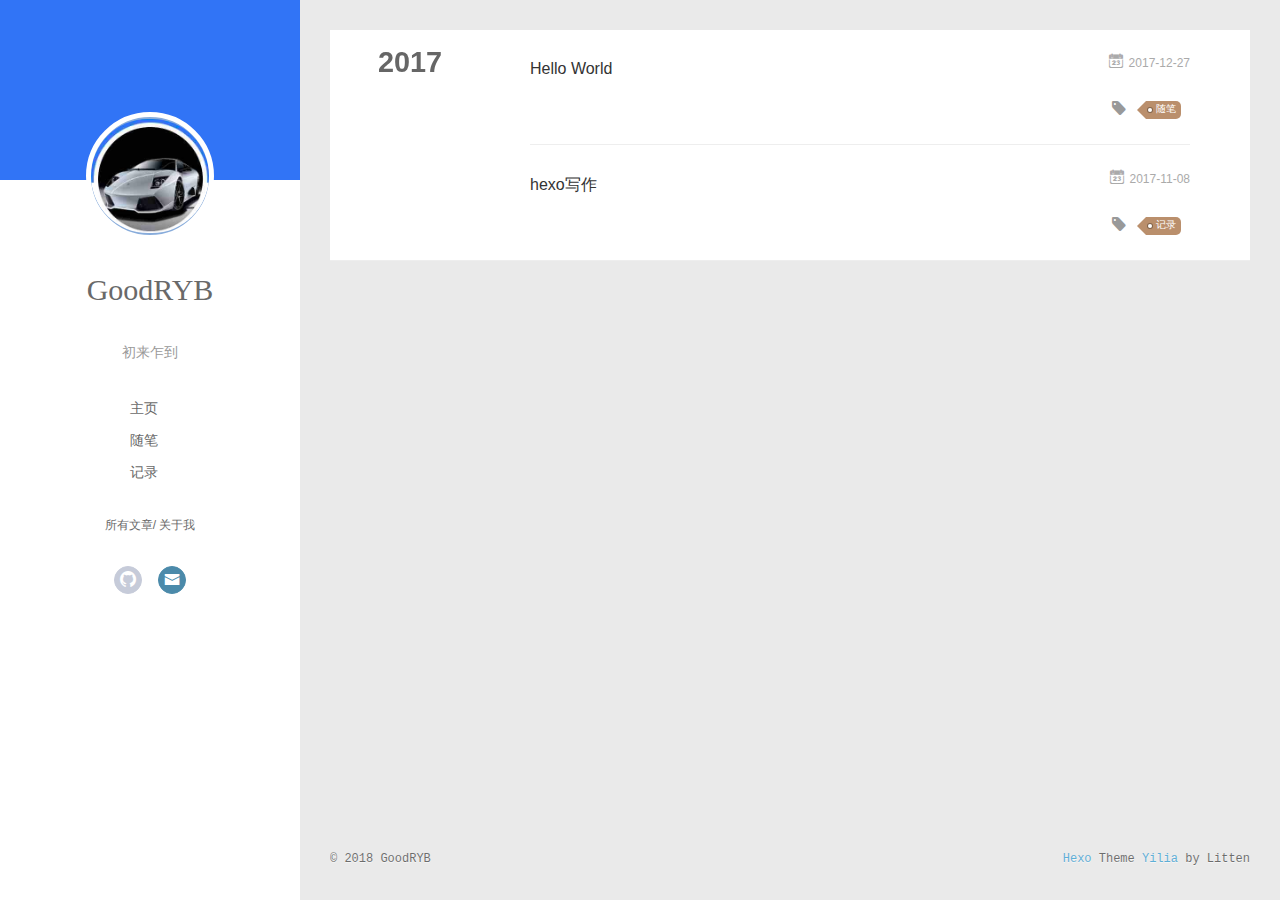
<file: archives/2017/index.html>
<!DOCTYPE html>
<html>
<head>
  <meta charset="utf-8">
  
  <meta name="renderer" content="webkit">
  <meta http-equiv="X-UA-Compatible" content="IE=edge" >
  <link rel="dns-prefetch" href="https://goodryb.top">
  <title>Archives: 2017 | GoodRYB的博客</title>
  <meta name="viewport" content="width=device-width, initial-scale=1, maximum-scale=1">
  <meta property="og:type" content="website">
<meta property="og:title" content="GoodRYB的博客">
<meta property="og:url" content="https://goodryb.top/archives/2017/index.html">
<meta property="og:site_name" content="GoodRYB的博客">
<meta property="og:locale" content="zh-Hans">
<meta name="twitter:card" content="summary">
<meta name="twitter:title" content="GoodRYB的博客">
  
    <link rel="alternative" href="/atom.xml" title="GoodRYB的博客" type="application/atom+xml">
  
  
    <link rel="icon" href="/favicon.ico">
  
  <link rel="stylesheet" type="text/css" href="/./main.0cf68a.css">
  <style type="text/css">
  
    #container.show {
      background: linear-gradient(200deg,#a0cfe4,#e8c37e);
    }
  </style>
  

  

</head>

<body>
  <div id="container" q-class="show:isCtnShow">
    <canvas id="anm-canvas" class="anm-canvas"></canvas>
    <div class="left-col" q-class="show:isShow">
      
<div class="overlay" style="background: #3174f6"></div>
<div class="intrude-less">
	<header id="header" class="inner">
		<a href="/" class="profilepic">
			<img src="/img/touxiang.jpg" class="js-avatar">
		</a>
		<hgroup>
		  <h1 class="header-author"><a href="/">GoodRYB</a></h1>
		</hgroup>
		
		<p class="header-subtitle">初来乍到</p>
		

		<nav class="header-menu">
			<ul>
			
				<li><a href="/">主页</a></li>
	        
				<li><a href="/tags/随笔/">随笔</a></li>
	        
				<li><a href="/tags/记录/">记录</a></li>
	        
			</ul>
		</nav>
		<nav class="header-smart-menu">
    		
    			
    			<a q-on="click: openSlider(e, 'innerArchive')" href="javascript:void(0)">所有文章</a>
    			
            
    			
            
    			
    			<a q-on="click: openSlider(e, 'aboutme')" href="javascript:void(0)">关于我</a>
    			
            
		</nav>
		<nav class="header-nav">
			<div class="social">
				
					<a class="github" target="_blank" href="https://github.com/goodryb" title="github"><i class="icon-github"></i></a>
		        
					<a class="mail" target="_blank" href="mailto:renyabo2005@gmail.com" title="mail"><i class="icon-mail"></i></a>
		        
			</div>
		</nav>
	</header>		
</div>

    </div>
    <div class="mid-col" q-class="show:isShow,hide:isShow|isFalse">
      
<nav id="mobile-nav">
  	<div class="overlay js-overlay" style="background: #3174f6"></div>
	<div class="btnctn js-mobile-btnctn">
  		<div class="slider-trigger list" q-on="click: openSlider(e)"><i class="icon icon-sort"></i></div>
	</div>
	<div class="intrude-less">
		<header id="header" class="inner">
			<div class="profilepic">
				<img src="/img/touxiang.jpg" class="js-avatar">
			</div>
			<hgroup>
			  <h1 class="header-author js-header-author">GoodRYB</h1>
			</hgroup>
			
			<p class="header-subtitle"><i class="icon icon-quo-left"></i>初来乍到<i class="icon icon-quo-right"></i></p>
			
			
			
				
			
				
			
				
			
			
			
			<nav class="header-nav">
				<div class="social">
					
						<a class="github" target="_blank" href="https://github.com/goodryb" title="github"><i class="icon-github"></i></a>
			        
						<a class="mail" target="_blank" href="mailto:renyabo2005@gmail.com" title="mail"><i class="icon-mail"></i></a>
			        
				</div>
			</nav>

			<nav class="header-menu js-header-menu">
				<ul style="width: 70%">
				
				
					<li style="width: 33.333333333333336%"><a href="/">主页</a></li>
		        
					<li style="width: 33.333333333333336%"><a href="/tags/随笔/">随笔</a></li>
		        
					<li style="width: 33.333333333333336%"><a href="/tags/记录/">记录</a></li>
		        
				</ul>
			</nav>
		</header>				
	</div>
	<div class="mobile-mask" style="display:none" q-show="isShow"></div>
</nav>

      <div id="wrapper" class="body-wrap">
        <div class="menu-l">
          <div class="canvas-wrap">
            <canvas data-colors="#eaeaea" data-sectionHeight="100" data-contentId="js-content" id="myCanvas1" class="anm-canvas"></canvas>
          </div>
          <div id="js-content" class="content-ll">
            
  
  
    
    
      
      
      <section class="archives-wrap">
        <div class="archive-year-wrap">
          <a href="/archives/2017" class="archive-year">2017</a>
        </div>
        <div class="archives">
    
    <article class="archive-article archive-type-post">
  <div class="archive-article-inner">
    <header class="archive-article-header">
      	<div class="article-meta">
	      	<a href="/2017/12/27/hello-world/" class="archive-article-date">
  	<time datetime="2017-12-27T03:12:07.000Z" itemprop="datePublished"><i class="icon-calendar icon"></i>2017-12-27</time>
</a>
        </div>
    	 
  
    <h1 itemprop="name">
      <a class="archive-article-title" href="/2017/12/27/hello-world/">Hello World</a>
    </h1>
  

        <div class="article-info info-on-right">
          
	<div class="article-tag tagcloud">
		<i class="icon-price-tags icon"></i>
		<ul class="article-tag-list">
			 
        		<li class="article-tag-list-item">
        			<a href="javascript:void(0)" class="js-tag article-tag-list-link color3">随笔</a>
        		</li>
      		
		</ul>
	</div>

          

        </div>
        <div class="clearfix"></div>
    </header>
  </div>
</article>
  
    
    
    <article class="archive-article archive-type-post">
  <div class="archive-article-inner">
    <header class="archive-article-header">
      	<div class="article-meta">
	      	<a href="/2017/11/08/hexo写作/" class="archive-article-date">
  	<time datetime="2017-11-08T09:48:53.000Z" itemprop="datePublished"><i class="icon-calendar icon"></i>2017-11-08</time>
</a>
        </div>
    	 
  
    <h1 itemprop="name">
      <a class="archive-article-title" href="/2017/11/08/hexo写作/">hexo写作</a>
    </h1>
  

        <div class="article-info info-on-right">
          
	<div class="article-tag tagcloud">
		<i class="icon-price-tags icon"></i>
		<ul class="article-tag-list">
			 
        		<li class="article-tag-list-item">
        			<a href="javascript:void(0)" class="js-tag article-tag-list-link color3">记录</a>
        		</li>
      		
		</ul>
	</div>

          

        </div>
        <div class="clearfix"></div>
    </header>
  </div>
</article>
  
  
    </div></section>
  

    


          </div>
        </div>
      </div>
      <footer id="footer">
  <div class="outer">
    <div id="footer-info">
    	<div class="footer-left">
    		&copy; 2018 GoodRYB
    	</div>

		<script type="text/javascript">var cnzz_protocol = (("https:" == document.location.protocol) ? " https://" : " http://");document.write(unescape("%3Cspan id='cnzz_stat_icon_1268730363'%3E%3C/span%3E%3Cscript src='" + cnzz_protocol + "s22.cnzz.com/z_stat.php%3Fid%3D1268730363%26show%3Dpic' type='text/javascript'%3E%3C/script%3E"));
		</script>

      	<div class="footer-right">
      		<a href="http://hexo.io/" target="_blank">Hexo</a>  Theme <a href="https://github.com/litten/hexo-theme-yilia" target="_blank">Yilia</a> by Litten
      	</div>
    </div>
  </div>
</footer>

    </div>
    <script>
	var yiliaConfig = {
		mathjax: false,
		isHome: false,
		isPost: false,
		isArchive: true,
		isTag: false,
		isCategory: false,
		open_in_new: false,
		toc_hide_index: true,
		root: "/",
		innerArchive: true,
		showTags: false
	}
</script>

<script>!function(t){function n(e){if(r[e])return r[e].exports;var i=r[e]={exports:{},id:e,loaded:!1};return t[e].call(i.exports,i,i.exports,n),i.loaded=!0,i.exports}var r={};n.m=t,n.c=r,n.p="./",n(0)}([function(t,n,r){r(195),t.exports=r(191)},function(t,n,r){var e=r(3),i=r(52),o=r(27),u=r(28),c=r(53),f="prototype",a=function(t,n,r){var s,l,h,v,p=t&a.F,d=t&a.G,y=t&a.S,g=t&a.P,b=t&a.B,m=d?e:y?e[n]||(e[n]={}):(e[n]||{})[f],x=d?i:i[n]||(i[n]={}),w=x[f]||(x[f]={});d&&(r=n);for(s in r)l=!p&&m&&void 0!==m[s],h=(l?m:r)[s],v=b&&l?c(h,e):g&&"function"==typeof h?c(Function.call,h):h,m&&u(m,s,h,t&a.U),x[s]!=h&&o(x,s,v),g&&w[s]!=h&&(w[s]=h)};e.core=i,a.F=1,a.G=2,a.S=4,a.P=8,a.B=16,a.W=32,a.U=64,a.R=128,t.exports=a},function(t,n,r){var e=r(6);t.exports=function(t){if(!e(t))throw TypeError(t+" is not an object!");return t}},function(t,n){var r=t.exports="undefined"!=typeof window&&window.Math==Math?window:"undefined"!=typeof self&&self.Math==Math?self:Function("return this")();"number"==typeof __g&&(__g=r)},function(t,n){t.exports=function(t){try{return!!t()}catch(t){return!0}}},function(t,n){var r=t.exports="undefined"!=typeof window&&window.Math==Math?window:"undefined"!=typeof self&&self.Math==Math?self:Function("return this")();"number"==typeof __g&&(__g=r)},function(t,n){t.exports=function(t){return"object"==typeof t?null!==t:"function"==typeof t}},function(t,n,r){var e=r(126)("wks"),i=r(76),o=r(3).Symbol,u="function"==typeof o;(t.exports=function(t){return e[t]||(e[t]=u&&o[t]||(u?o:i)("Symbol."+t))}).store=e},function(t,n){var r={}.hasOwnProperty;t.exports=function(t,n){return r.call(t,n)}},function(t,n,r){var e=r(94),i=r(33);t.exports=function(t){return e(i(t))}},function(t,n,r){t.exports=!r(4)(function(){return 7!=Object.defineProperty({},"a",{get:function(){return 7}}).a})},function(t,n,r){var e=r(2),i=r(167),o=r(50),u=Object.defineProperty;n.f=r(10)?Object.defineProperty:function(t,n,r){if(e(t),n=o(n,!0),e(r),i)try{return u(t,n,r)}catch(t){}if("get"in r||"set"in r)throw TypeError("Accessors not supported!");return"value"in r&&(t[n]=r.value),t}},function(t,n,r){t.exports=!r(18)(function(){return 7!=Object.defineProperty({},"a",{get:function(){return 7}}).a})},function(t,n,r){var e=r(14),i=r(22);t.exports=r(12)?function(t,n,r){return e.f(t,n,i(1,r))}:function(t,n,r){return t[n]=r,t}},function(t,n,r){var e=r(20),i=r(58),o=r(42),u=Object.defineProperty;n.f=r(12)?Object.defineProperty:function(t,n,r){if(e(t),n=o(n,!0),e(r),i)try{return u(t,n,r)}catch(t){}if("get"in r||"set"in r)throw TypeError("Accessors not supported!");return"value"in r&&(t[n]=r.value),t}},function(t,n,r){var e=r(40)("wks"),i=r(23),o=r(5).Symbol,u="function"==typeof o;(t.exports=function(t){return e[t]||(e[t]=u&&o[t]||(u?o:i)("Symbol."+t))}).store=e},function(t,n,r){var e=r(67),i=Math.min;t.exports=function(t){return t>0?i(e(t),9007199254740991):0}},function(t,n,r){var e=r(46);t.exports=function(t){return Object(e(t))}},function(t,n){t.exports=function(t){try{return!!t()}catch(t){return!0}}},function(t,n,r){var e=r(63),i=r(34);t.exports=Object.keys||function(t){return e(t,i)}},function(t,n,r){var e=r(21);t.exports=function(t){if(!e(t))throw TypeError(t+" is not an object!");return t}},function(t,n){t.exports=function(t){return"object"==typeof t?null!==t:"function"==typeof t}},function(t,n){t.exports=function(t,n){return{enumerable:!(1&t),configurable:!(2&t),writable:!(4&t),value:n}}},function(t,n){var r=0,e=Math.random();t.exports=function(t){return"Symbol(".concat(void 0===t?"":t,")_",(++r+e).toString(36))}},function(t,n){var r={}.hasOwnProperty;t.exports=function(t,n){return r.call(t,n)}},function(t,n){var r=t.exports={version:"2.4.0"};"number"==typeof __e&&(__e=r)},function(t,n){t.exports=function(t){if("function"!=typeof t)throw TypeError(t+" is not a function!");return t}},function(t,n,r){var e=r(11),i=r(66);t.exports=r(10)?function(t,n,r){return e.f(t,n,i(1,r))}:function(t,n,r){return t[n]=r,t}},function(t,n,r){var e=r(3),i=r(27),o=r(24),u=r(76)("src"),c="toString",f=Function[c],a=(""+f).split(c);r(52).inspectSource=function(t){return f.call(t)},(t.exports=function(t,n,r,c){var f="function"==typeof r;f&&(o(r,"name")||i(r,"name",n)),t[n]!==r&&(f&&(o(r,u)||i(r,u,t[n]?""+t[n]:a.join(String(n)))),t===e?t[n]=r:c?t[n]?t[n]=r:i(t,n,r):(delete t[n],i(t,n,r)))})(Function.prototype,c,function(){return"function"==typeof this&&this[u]||f.call(this)})},function(t,n,r){var e=r(1),i=r(4),o=r(46),u=function(t,n,r,e){var i=String(o(t)),u="<"+n;return""!==r&&(u+=" "+r+'="'+String(e).replace(/"/g,"&quot;")+'"'),u+">"+i+"</"+n+">"};t.exports=function(t,n){var r={};r[t]=n(u),e(e.P+e.F*i(function(){var n=""[t]('"');return n!==n.toLowerCase()||n.split('"').length>3}),"String",r)}},function(t,n,r){var e=r(115),i=r(46);t.exports=function(t){return e(i(t))}},function(t,n,r){var e=r(116),i=r(66),o=r(30),u=r(50),c=r(24),f=r(167),a=Object.getOwnPropertyDescriptor;n.f=r(10)?a:function(t,n){if(t=o(t),n=u(n,!0),f)try{return a(t,n)}catch(t){}if(c(t,n))return i(!e.f.call(t,n),t[n])}},function(t,n,r){var e=r(24),i=r(17),o=r(145)("IE_PROTO"),u=Object.prototype;t.exports=Object.getPrototypeOf||function(t){return t=i(t),e(t,o)?t[o]:"function"==typeof t.constructor&&t instanceof t.constructor?t.constructor.prototype:t instanceof Object?u:null}},function(t,n){t.exports=function(t){if(void 0==t)throw TypeError("Can't call method on  "+t);return t}},function(t,n){t.exports="constructor,hasOwnProperty,isPrototypeOf,propertyIsEnumerable,toLocaleString,toString,valueOf".split(",")},function(t,n){t.exports={}},function(t,n){t.exports=!0},function(t,n){n.f={}.propertyIsEnumerable},function(t,n,r){var e=r(14).f,i=r(8),o=r(15)("toStringTag");t.exports=function(t,n,r){t&&!i(t=r?t:t.prototype,o)&&e(t,o,{configurable:!0,value:n})}},function(t,n,r){var e=r(40)("keys"),i=r(23);t.exports=function(t){return e[t]||(e[t]=i(t))}},function(t,n,r){var e=r(5),i="__core-js_shared__",o=e[i]||(e[i]={});t.exports=function(t){return o[t]||(o[t]={})}},function(t,n){var r=Math.ceil,e=Math.floor;t.exports=function(t){return isNaN(t=+t)?0:(t>0?e:r)(t)}},function(t,n,r){var e=r(21);t.exports=function(t,n){if(!e(t))return t;var r,i;if(n&&"function"==typeof(r=t.toString)&&!e(i=r.call(t)))return i;if("function"==typeof(r=t.valueOf)&&!e(i=r.call(t)))return i;if(!n&&"function"==typeof(r=t.toString)&&!e(i=r.call(t)))return i;throw TypeError("Can't convert object to primitive value")}},function(t,n,r){var e=r(5),i=r(25),o=r(36),u=r(44),c=r(14).f;t.exports=function(t){var n=i.Symbol||(i.Symbol=o?{}:e.Symbol||{});"_"==t.charAt(0)||t in n||c(n,t,{value:u.f(t)})}},function(t,n,r){n.f=r(15)},function(t,n){var r={}.toString;t.exports=function(t){return r.call(t).slice(8,-1)}},function(t,n){t.exports=function(t){if(void 0==t)throw TypeError("Can't call method on  "+t);return t}},function(t,n,r){var e=r(4);t.exports=function(t,n){return!!t&&e(function(){n?t.call(null,function(){},1):t.call(null)})}},function(t,n,r){var e=r(53),i=r(115),o=r(17),u=r(16),c=r(203);t.exports=function(t,n){var r=1==t,f=2==t,a=3==t,s=4==t,l=6==t,h=5==t||l,v=n||c;return function(n,c,p){for(var d,y,g=o(n),b=i(g),m=e(c,p,3),x=u(b.length),w=0,S=r?v(n,x):f?v(n,0):void 0;x>w;w++)if((h||w in b)&&(d=b[w],y=m(d,w,g),t))if(r)S[w]=y;else if(y)switch(t){case 3:return!0;case 5:return d;case 6:return w;case 2:S.push(d)}else if(s)return!1;return l?-1:a||s?s:S}}},function(t,n,r){var e=r(1),i=r(52),o=r(4);t.exports=function(t,n){var r=(i.Object||{})[t]||Object[t],u={};u[t]=n(r),e(e.S+e.F*o(function(){r(1)}),"Object",u)}},function(t,n,r){var e=r(6);t.exports=function(t,n){if(!e(t))return t;var r,i;if(n&&"function"==typeof(r=t.toString)&&!e(i=r.call(t)))return i;if("function"==typeof(r=t.valueOf)&&!e(i=r.call(t)))return i;if(!n&&"function"==typeof(r=t.toString)&&!e(i=r.call(t)))return i;throw TypeError("Can't convert object to primitive value")}},function(t,n,r){var e=r(5),i=r(25),o=r(91),u=r(13),c="prototype",f=function(t,n,r){var a,s,l,h=t&f.F,v=t&f.G,p=t&f.S,d=t&f.P,y=t&f.B,g=t&f.W,b=v?i:i[n]||(i[n]={}),m=b[c],x=v?e:p?e[n]:(e[n]||{})[c];v&&(r=n);for(a in r)(s=!h&&x&&void 0!==x[a])&&a in b||(l=s?x[a]:r[a],b[a]=v&&"function"!=typeof x[a]?r[a]:y&&s?o(l,e):g&&x[a]==l?function(t){var n=function(n,r,e){if(this instanceof t){switch(arguments.length){case 0:return new t;case 1:return new t(n);case 2:return new t(n,r)}return new t(n,r,e)}return t.apply(this,arguments)};return n[c]=t[c],n}(l):d&&"function"==typeof l?o(Function.call,l):l,d&&((b.virtual||(b.virtual={}))[a]=l,t&f.R&&m&&!m[a]&&u(m,a,l)))};f.F=1,f.G=2,f.S=4,f.P=8,f.B=16,f.W=32,f.U=64,f.R=128,t.exports=f},function(t,n){var r=t.exports={version:"2.4.0"};"number"==typeof __e&&(__e=r)},function(t,n,r){var e=r(26);t.exports=function(t,n,r){if(e(t),void 0===n)return t;switch(r){case 1:return function(r){return t.call(n,r)};case 2:return function(r,e){return t.call(n,r,e)};case 3:return function(r,e,i){return t.call(n,r,e,i)}}return function(){return t.apply(n,arguments)}}},function(t,n,r){var e=r(183),i=r(1),o=r(126)("metadata"),u=o.store||(o.store=new(r(186))),c=function(t,n,r){var i=u.get(t);if(!i){if(!r)return;u.set(t,i=new e)}var o=i.get(n);if(!o){if(!r)return;i.set(n,o=new e)}return o},f=function(t,n,r){var e=c(n,r,!1);return void 0!==e&&e.has(t)},a=function(t,n,r){var e=c(n,r,!1);return void 0===e?void 0:e.get(t)},s=function(t,n,r,e){c(r,e,!0).set(t,n)},l=function(t,n){var r=c(t,n,!1),e=[];return r&&r.forEach(function(t,n){e.push(n)}),e},h=function(t){return void 0===t||"symbol"==typeof t?t:String(t)},v=function(t){i(i.S,"Reflect",t)};t.exports={store:u,map:c,has:f,get:a,set:s,keys:l,key:h,exp:v}},function(t,n,r){"use strict";if(r(10)){var e=r(69),i=r(3),o=r(4),u=r(1),c=r(127),f=r(152),a=r(53),s=r(68),l=r(66),h=r(27),v=r(73),p=r(67),d=r(16),y=r(75),g=r(50),b=r(24),m=r(180),x=r(114),w=r(6),S=r(17),_=r(137),O=r(70),E=r(32),P=r(71).f,j=r(154),F=r(76),M=r(7),A=r(48),N=r(117),T=r(146),I=r(155),k=r(80),L=r(123),R=r(74),C=r(130),D=r(160),U=r(11),W=r(31),G=U.f,B=W.f,V=i.RangeError,z=i.TypeError,q=i.Uint8Array,K="ArrayBuffer",J="Shared"+K,Y="BYTES_PER_ELEMENT",H="prototype",$=Array[H],X=f.ArrayBuffer,Q=f.DataView,Z=A(0),tt=A(2),nt=A(3),rt=A(4),et=A(5),it=A(6),ot=N(!0),ut=N(!1),ct=I.values,ft=I.keys,at=I.entries,st=$.lastIndexOf,lt=$.reduce,ht=$.reduceRight,vt=$.join,pt=$.sort,dt=$.slice,yt=$.toString,gt=$.toLocaleString,bt=M("iterator"),mt=M("toStringTag"),xt=F("typed_constructor"),wt=F("def_constructor"),St=c.CONSTR,_t=c.TYPED,Ot=c.VIEW,Et="Wrong length!",Pt=A(1,function(t,n){return Tt(T(t,t[wt]),n)}),jt=o(function(){return 1===new q(new Uint16Array([1]).buffer)[0]}),Ft=!!q&&!!q[H].set&&o(function(){new q(1).set({})}),Mt=function(t,n){if(void 0===t)throw z(Et);var r=+t,e=d(t);if(n&&!m(r,e))throw V(Et);return e},At=function(t,n){var r=p(t);if(r<0||r%n)throw V("Wrong offset!");return r},Nt=function(t){if(w(t)&&_t in t)return t;throw z(t+" is not a typed array!")},Tt=function(t,n){if(!(w(t)&&xt in t))throw z("It is not a typed array constructor!");return new t(n)},It=function(t,n){return kt(T(t,t[wt]),n)},kt=function(t,n){for(var r=0,e=n.length,i=Tt(t,e);e>r;)i[r]=n[r++];return i},Lt=function(t,n,r){G(t,n,{get:function(){return this._d[r]}})},Rt=function(t){var n,r,e,i,o,u,c=S(t),f=arguments.length,s=f>1?arguments[1]:void 0,l=void 0!==s,h=j(c);if(void 0!=h&&!_(h)){for(u=h.call(c),e=[],n=0;!(o=u.next()).done;n++)e.push(o.value);c=e}for(l&&f>2&&(s=a(s,arguments[2],2)),n=0,r=d(c.length),i=Tt(this,r);r>n;n++)i[n]=l?s(c[n],n):c[n];return i},Ct=function(){for(var t=0,n=arguments.length,r=Tt(this,n);n>t;)r[t]=arguments[t++];return r},Dt=!!q&&o(function(){gt.call(new q(1))}),Ut=function(){return gt.apply(Dt?dt.call(Nt(this)):Nt(this),arguments)},Wt={copyWithin:function(t,n){return D.call(Nt(this),t,n,arguments.length>2?arguments[2]:void 0)},every:function(t){return rt(Nt(this),t,arguments.length>1?arguments[1]:void 0)},fill:function(t){return C.apply(Nt(this),arguments)},filter:function(t){return It(this,tt(Nt(this),t,arguments.length>1?arguments[1]:void 0))},find:function(t){return et(Nt(this),t,arguments.length>1?arguments[1]:void 0)},findIndex:function(t){return it(Nt(this),t,arguments.length>1?arguments[1]:void 0)},forEach:function(t){Z(Nt(this),t,arguments.length>1?arguments[1]:void 0)},indexOf:function(t){return ut(Nt(this),t,arguments.length>1?arguments[1]:void 0)},includes:function(t){return ot(Nt(this),t,arguments.length>1?arguments[1]:void 0)},join:function(t){return vt.apply(Nt(this),arguments)},lastIndexOf:function(t){return st.apply(Nt(this),arguments)},map:function(t){return Pt(Nt(this),t,arguments.length>1?arguments[1]:void 0)},reduce:function(t){return lt.apply(Nt(this),arguments)},reduceRight:function(t){return ht.apply(Nt(this),arguments)},reverse:function(){for(var t,n=this,r=Nt(n).length,e=Math.floor(r/2),i=0;i<e;)t=n[i],n[i++]=n[--r],n[r]=t;return n},some:function(t){return nt(Nt(this),t,arguments.length>1?arguments[1]:void 0)},sort:function(t){return pt.call(Nt(this),t)},subarray:function(t,n){var r=Nt(this),e=r.length,i=y(t,e);return new(T(r,r[wt]))(r.buffer,r.byteOffset+i*r.BYTES_PER_ELEMENT,d((void 0===n?e:y(n,e))-i))}},Gt=function(t,n){return It(this,dt.call(Nt(this),t,n))},Bt=function(t){Nt(this);var n=At(arguments[1],1),r=this.length,e=S(t),i=d(e.length),o=0;if(i+n>r)throw V(Et);for(;o<i;)this[n+o]=e[o++]},Vt={entries:function(){return at.call(Nt(this))},keys:function(){return ft.call(Nt(this))},values:function(){return ct.call(Nt(this))}},zt=function(t,n){return w(t)&&t[_t]&&"symbol"!=typeof n&&n in t&&String(+n)==String(n)},qt=function(t,n){return zt(t,n=g(n,!0))?l(2,t[n]):B(t,n)},Kt=function(t,n,r){return!(zt(t,n=g(n,!0))&&w(r)&&b(r,"value"))||b(r,"get")||b(r,"set")||r.configurable||b(r,"writable")&&!r.writable||b(r,"enumerable")&&!r.enumerable?G(t,n,r):(t[n]=r.value,t)};St||(W.f=qt,U.f=Kt),u(u.S+u.F*!St,"Object",{getOwnPropertyDescriptor:qt,defineProperty:Kt}),o(function(){yt.call({})})&&(yt=gt=function(){return vt.call(this)});var Jt=v({},Wt);v(Jt,Vt),h(Jt,bt,Vt.values),v(Jt,{slice:Gt,set:Bt,constructor:function(){},toString:yt,toLocaleString:Ut}),Lt(Jt,"buffer","b"),Lt(Jt,"byteOffset","o"),Lt(Jt,"byteLength","l"),Lt(Jt,"length","e"),G(Jt,mt,{get:function(){return this[_t]}}),t.exports=function(t,n,r,f){f=!!f;var a=t+(f?"Clamped":"")+"Array",l="Uint8Array"!=a,v="get"+t,p="set"+t,y=i[a],g=y||{},b=y&&E(y),m=!y||!c.ABV,S={},_=y&&y[H],j=function(t,r){var e=t._d;return e.v[v](r*n+e.o,jt)},F=function(t,r,e){var i=t._d;f&&(e=(e=Math.round(e))<0?0:e>255?255:255&e),i.v[p](r*n+i.o,e,jt)},M=function(t,n){G(t,n,{get:function(){return j(this,n)},set:function(t){return F(this,n,t)},enumerable:!0})};m?(y=r(function(t,r,e,i){s(t,y,a,"_d");var o,u,c,f,l=0,v=0;if(w(r)){if(!(r instanceof X||(f=x(r))==K||f==J))return _t in r?kt(y,r):Rt.call(y,r);o=r,v=At(e,n);var p=r.byteLength;if(void 0===i){if(p%n)throw V(Et);if((u=p-v)<0)throw V(Et)}else if((u=d(i)*n)+v>p)throw V(Et);c=u/n}else c=Mt(r,!0),u=c*n,o=new X(u);for(h(t,"_d",{b:o,o:v,l:u,e:c,v:new Q(o)});l<c;)M(t,l++)}),_=y[H]=O(Jt),h(_,"constructor",y)):L(function(t){new y(null),new y(t)},!0)||(y=r(function(t,r,e,i){s(t,y,a);var o;return w(r)?r instanceof X||(o=x(r))==K||o==J?void 0!==i?new g(r,At(e,n),i):void 0!==e?new g(r,At(e,n)):new g(r):_t in r?kt(y,r):Rt.call(y,r):new g(Mt(r,l))}),Z(b!==Function.prototype?P(g).concat(P(b)):P(g),function(t){t in y||h(y,t,g[t])}),y[H]=_,e||(_.constructor=y));var A=_[bt],N=!!A&&("values"==A.name||void 0==A.name),T=Vt.values;h(y,xt,!0),h(_,_t,a),h(_,Ot,!0),h(_,wt,y),(f?new y(1)[mt]==a:mt in _)||G(_,mt,{get:function(){return a}}),S[a]=y,u(u.G+u.W+u.F*(y!=g),S),u(u.S,a,{BYTES_PER_ELEMENT:n,from:Rt,of:Ct}),Y in _||h(_,Y,n),u(u.P,a,Wt),R(a),u(u.P+u.F*Ft,a,{set:Bt}),u(u.P+u.F*!N,a,Vt),u(u.P+u.F*(_.toString!=yt),a,{toString:yt}),u(u.P+u.F*o(function(){new y(1).slice()}),a,{slice:Gt}),u(u.P+u.F*(o(function(){return[1,2].toLocaleString()!=new y([1,2]).toLocaleString()})||!o(function(){_.toLocaleString.call([1,2])})),a,{toLocaleString:Ut}),k[a]=N?A:T,e||N||h(_,bt,T)}}else t.exports=function(){}},function(t,n){var r={}.toString;t.exports=function(t){return r.call(t).slice(8,-1)}},function(t,n,r){var e=r(21),i=r(5).document,o=e(i)&&e(i.createElement);t.exports=function(t){return o?i.createElement(t):{}}},function(t,n,r){t.exports=!r(12)&&!r(18)(function(){return 7!=Object.defineProperty(r(57)("div"),"a",{get:function(){return 7}}).a})},function(t,n,r){"use strict";var e=r(36),i=r(51),o=r(64),u=r(13),c=r(8),f=r(35),a=r(96),s=r(38),l=r(103),h=r(15)("iterator"),v=!([].keys&&"next"in[].keys()),p="keys",d="values",y=function(){return this};t.exports=function(t,n,r,g,b,m,x){a(r,n,g);var w,S,_,O=function(t){if(!v&&t in F)return F[t];switch(t){case p:case d:return function(){return new r(this,t)}}return function(){return new r(this,t)}},E=n+" Iterator",P=b==d,j=!1,F=t.prototype,M=F[h]||F["@@iterator"]||b&&F[b],A=M||O(b),N=b?P?O("entries"):A:void 0,T="Array"==n?F.entries||M:M;if(T&&(_=l(T.call(new t)))!==Object.prototype&&(s(_,E,!0),e||c(_,h)||u(_,h,y)),P&&M&&M.name!==d&&(j=!0,A=function(){return M.call(this)}),e&&!x||!v&&!j&&F[h]||u(F,h,A),f[n]=A,f[E]=y,b)if(w={values:P?A:O(d),keys:m?A:O(p),entries:N},x)for(S in w)S in F||o(F,S,w[S]);else i(i.P+i.F*(v||j),n,w);return w}},function(t,n,r){var e=r(20),i=r(100),o=r(34),u=r(39)("IE_PROTO"),c=function(){},f="prototype",a=function(){var t,n=r(57)("iframe"),e=o.length;for(n.style.display="none",r(93).appendChild(n),n.src="javascript:",t=n.contentWindow.document,t.open(),t.write("<script>document.F=Object<\/script>"),t.close(),a=t.F;e--;)delete a[f][o[e]];return a()};t.exports=Object.create||function(t,n){var r;return null!==t?(c[f]=e(t),r=new c,c[f]=null,r[u]=t):r=a(),void 0===n?r:i(r,n)}},function(t,n,r){var e=r(63),i=r(34).concat("length","prototype");n.f=Object.getOwnPropertyNames||function(t){return e(t,i)}},function(t,n){n.f=Object.getOwnPropertySymbols},function(t,n,r){var e=r(8),i=r(9),o=r(90)(!1),u=r(39)("IE_PROTO");t.exports=function(t,n){var r,c=i(t),f=0,a=[];for(r in c)r!=u&&e(c,r)&&a.push(r);for(;n.length>f;)e(c,r=n[f++])&&(~o(a,r)||a.push(r));return a}},function(t,n,r){t.exports=r(13)},function(t,n,r){var e=r(76)("meta"),i=r(6),o=r(24),u=r(11).f,c=0,f=Object.isExtensible||function(){return!0},a=!r(4)(function(){return f(Object.preventExtensions({}))}),s=function(t){u(t,e,{value:{i:"O"+ ++c,w:{}}})},l=function(t,n){if(!i(t))return"symbol"==typeof t?t:("string"==typeof t?"S":"P")+t;if(!o(t,e)){if(!f(t))return"F";if(!n)return"E";s(t)}return t[e].i},h=function(t,n){if(!o(t,e)){if(!f(t))return!0;if(!n)return!1;s(t)}return t[e].w},v=function(t){return a&&p.NEED&&f(t)&&!o(t,e)&&s(t),t},p=t.exports={KEY:e,NEED:!1,fastKey:l,getWeak:h,onFreeze:v}},function(t,n){t.exports=function(t,n){return{enumerable:!(1&t),configurable:!(2&t),writable:!(4&t),value:n}}},function(t,n){var r=Math.ceil,e=Math.floor;t.exports=function(t){return isNaN(t=+t)?0:(t>0?e:r)(t)}},function(t,n){t.exports=function(t,n,r,e){if(!(t instanceof n)||void 0!==e&&e in t)throw TypeError(r+": incorrect invocation!");return t}},function(t,n){t.exports=!1},function(t,n,r){var e=r(2),i=r(173),o=r(133),u=r(145)("IE_PROTO"),c=function(){},f="prototype",a=function(){var t,n=r(132)("iframe"),e=o.length;for(n.style.display="none",r(135).appendChild(n),n.src="javascript:",t=n.contentWindow.document,t.open(),t.write("<script>document.F=Object<\/script>"),t.close(),a=t.F;e--;)delete a[f][o[e]];return a()};t.exports=Object.create||function(t,n){var r;return null!==t?(c[f]=e(t),r=new c,c[f]=null,r[u]=t):r=a(),void 0===n?r:i(r,n)}},function(t,n,r){var e=r(175),i=r(133).concat("length","prototype");n.f=Object.getOwnPropertyNames||function(t){return e(t,i)}},function(t,n,r){var e=r(175),i=r(133);t.exports=Object.keys||function(t){return e(t,i)}},function(t,n,r){var e=r(28);t.exports=function(t,n,r){for(var i in n)e(t,i,n[i],r);return t}},function(t,n,r){"use strict";var e=r(3),i=r(11),o=r(10),u=r(7)("species");t.exports=function(t){var n=e[t];o&&n&&!n[u]&&i.f(n,u,{configurable:!0,get:function(){return this}})}},function(t,n,r){var e=r(67),i=Math.max,o=Math.min;t.exports=function(t,n){return t=e(t),t<0?i(t+n,0):o(t,n)}},function(t,n){var r=0,e=Math.random();t.exports=function(t){return"Symbol(".concat(void 0===t?"":t,")_",(++r+e).toString(36))}},function(t,n,r){var e=r(33);t.exports=function(t){return Object(e(t))}},function(t,n,r){var e=r(7)("unscopables"),i=Array.prototype;void 0==i[e]&&r(27)(i,e,{}),t.exports=function(t){i[e][t]=!0}},function(t,n,r){var e=r(53),i=r(169),o=r(137),u=r(2),c=r(16),f=r(154),a={},s={},n=t.exports=function(t,n,r,l,h){var v,p,d,y,g=h?function(){return t}:f(t),b=e(r,l,n?2:1),m=0;if("function"!=typeof g)throw TypeError(t+" is not iterable!");if(o(g)){for(v=c(t.length);v>m;m++)if((y=n?b(u(p=t[m])[0],p[1]):b(t[m]))===a||y===s)return y}else for(d=g.call(t);!(p=d.next()).done;)if((y=i(d,b,p.value,n))===a||y===s)return y};n.BREAK=a,n.RETURN=s},function(t,n){t.exports={}},function(t,n,r){var e=r(11).f,i=r(24),o=r(7)("toStringTag");t.exports=function(t,n,r){t&&!i(t=r?t:t.prototype,o)&&e(t,o,{configurable:!0,value:n})}},function(t,n,r){var e=r(1),i=r(46),o=r(4),u=r(150),c="["+u+"]",f="​",a=RegExp("^"+c+c+"*"),s=RegExp(c+c+"*$"),l=function(t,n,r){var i={},c=o(function(){return!!u[t]()||f[t]()!=f}),a=i[t]=c?n(h):u[t];r&&(i[r]=a),e(e.P+e.F*c,"String",i)},h=l.trim=function(t,n){return t=String(i(t)),1&n&&(t=t.replace(a,"")),2&n&&(t=t.replace(s,"")),t};t.exports=l},function(t,n,r){t.exports={default:r(86),__esModule:!0}},function(t,n,r){t.exports={default:r(87),__esModule:!0}},function(t,n,r){"use strict";function e(t){return t&&t.__esModule?t:{default:t}}n.__esModule=!0;var i=r(84),o=e(i),u=r(83),c=e(u),f="function"==typeof c.default&&"symbol"==typeof o.default?function(t){return typeof t}:function(t){return t&&"function"==typeof c.default&&t.constructor===c.default&&t!==c.default.prototype?"symbol":typeof t};n.default="function"==typeof c.default&&"symbol"===f(o.default)?function(t){return void 0===t?"undefined":f(t)}:function(t){return t&&"function"==typeof c.default&&t.constructor===c.default&&t!==c.default.prototype?"symbol":void 0===t?"undefined":f(t)}},function(t,n,r){r(110),r(108),r(111),r(112),t.exports=r(25).Symbol},function(t,n,r){r(109),r(113),t.exports=r(44).f("iterator")},function(t,n){t.exports=function(t){if("function"!=typeof t)throw TypeError(t+" is not a function!");return t}},function(t,n){t.exports=function(){}},function(t,n,r){var e=r(9),i=r(106),o=r(105);t.exports=function(t){return function(n,r,u){var c,f=e(n),a=i(f.length),s=o(u,a);if(t&&r!=r){for(;a>s;)if((c=f[s++])!=c)return!0}else for(;a>s;s++)if((t||s in f)&&f[s]===r)return t||s||0;return!t&&-1}}},function(t,n,r){var e=r(88);t.exports=function(t,n,r){if(e(t),void 0===n)return t;switch(r){case 1:return function(r){return t.call(n,r)};case 2:return function(r,e){return t.call(n,r,e)};case 3:return function(r,e,i){return t.call(n,r,e,i)}}return function(){return t.apply(n,arguments)}}},function(t,n,r){var e=r(19),i=r(62),o=r(37);t.exports=function(t){var n=e(t),r=i.f;if(r)for(var u,c=r(t),f=o.f,a=0;c.length>a;)f.call(t,u=c[a++])&&n.push(u);return n}},function(t,n,r){t.exports=r(5).document&&document.documentElement},function(t,n,r){var e=r(56);t.exports=Object("z").propertyIsEnumerable(0)?Object:function(t){return"String"==e(t)?t.split(""):Object(t)}},function(t,n,r){var e=r(56);t.exports=Array.isArray||function(t){return"Array"==e(t)}},function(t,n,r){"use strict";var e=r(60),i=r(22),o=r(38),u={};r(13)(u,r(15)("iterator"),function(){return this}),t.exports=function(t,n,r){t.prototype=e(u,{next:i(1,r)}),o(t,n+" Iterator")}},function(t,n){t.exports=function(t,n){return{value:n,done:!!t}}},function(t,n,r){var e=r(19),i=r(9);t.exports=function(t,n){for(var r,o=i(t),u=e(o),c=u.length,f=0;c>f;)if(o[r=u[f++]]===n)return r}},function(t,n,r){var e=r(23)("meta"),i=r(21),o=r(8),u=r(14).f,c=0,f=Object.isExtensible||function(){return!0},a=!r(18)(function(){return f(Object.preventExtensions({}))}),s=function(t){u(t,e,{value:{i:"O"+ ++c,w:{}}})},l=function(t,n){if(!i(t))return"symbol"==typeof t?t:("string"==typeof t?"S":"P")+t;if(!o(t,e)){if(!f(t))return"F";if(!n)return"E";s(t)}return t[e].i},h=function(t,n){if(!o(t,e)){if(!f(t))return!0;if(!n)return!1;s(t)}return t[e].w},v=function(t){return a&&p.NEED&&f(t)&&!o(t,e)&&s(t),t},p=t.exports={KEY:e,NEED:!1,fastKey:l,getWeak:h,onFreeze:v}},function(t,n,r){var e=r(14),i=r(20),o=r(19);t.exports=r(12)?Object.defineProperties:function(t,n){i(t);for(var r,u=o(n),c=u.length,f=0;c>f;)e.f(t,r=u[f++],n[r]);return t}},function(t,n,r){var e=r(37),i=r(22),o=r(9),u=r(42),c=r(8),f=r(58),a=Object.getOwnPropertyDescriptor;n.f=r(12)?a:function(t,n){if(t=o(t),n=u(n,!0),f)try{return a(t,n)}catch(t){}if(c(t,n))return i(!e.f.call(t,n),t[n])}},function(t,n,r){var e=r(9),i=r(61).f,o={}.toString,u="object"==typeof window&&window&&Object.getOwnPropertyNames?Object.getOwnPropertyNames(window):[],c=function(t){try{return i(t)}catch(t){return u.slice()}};t.exports.f=function(t){return u&&"[object Window]"==o.call(t)?c(t):i(e(t))}},function(t,n,r){var e=r(8),i=r(77),o=r(39)("IE_PROTO"),u=Object.prototype;t.exports=Object.getPrototypeOf||function(t){return t=i(t),e(t,o)?t[o]:"function"==typeof t.constructor&&t instanceof t.constructor?t.constructor.prototype:t instanceof Object?u:null}},function(t,n,r){var e=r(41),i=r(33);t.exports=function(t){return function(n,r){var o,u,c=String(i(n)),f=e(r),a=c.length;return f<0||f>=a?t?"":void 0:(o=c.charCodeAt(f),o<55296||o>56319||f+1===a||(u=c.charCodeAt(f+1))<56320||u>57343?t?c.charAt(f):o:t?c.slice(f,f+2):u-56320+(o-55296<<10)+65536)}}},function(t,n,r){var e=r(41),i=Math.max,o=Math.min;t.exports=function(t,n){return t=e(t),t<0?i(t+n,0):o(t,n)}},function(t,n,r){var e=r(41),i=Math.min;t.exports=function(t){return t>0?i(e(t),9007199254740991):0}},function(t,n,r){"use strict";var e=r(89),i=r(97),o=r(35),u=r(9);t.exports=r(59)(Array,"Array",function(t,n){this._t=u(t),this._i=0,this._k=n},function(){var t=this._t,n=this._k,r=this._i++;return!t||r>=t.length?(this._t=void 0,i(1)):"keys"==n?i(0,r):"values"==n?i(0,t[r]):i(0,[r,t[r]])},"values"),o.Arguments=o.Array,e("keys"),e("values"),e("entries")},function(t,n){},function(t,n,r){"use strict";var e=r(104)(!0);r(59)(String,"String",function(t){this._t=String(t),this._i=0},function(){var t,n=this._t,r=this._i;return r>=n.length?{value:void 0,done:!0}:(t=e(n,r),this._i+=t.length,{value:t,done:!1})})},function(t,n,r){"use strict";var e=r(5),i=r(8),o=r(12),u=r(51),c=r(64),f=r(99).KEY,a=r(18),s=r(40),l=r(38),h=r(23),v=r(15),p=r(44),d=r(43),y=r(98),g=r(92),b=r(95),m=r(20),x=r(9),w=r(42),S=r(22),_=r(60),O=r(102),E=r(101),P=r(14),j=r(19),F=E.f,M=P.f,A=O.f,N=e.Symbol,T=e.JSON,I=T&&T.stringify,k="prototype",L=v("_hidden"),R=v("toPrimitive"),C={}.propertyIsEnumerable,D=s("symbol-registry"),U=s("symbols"),W=s("op-symbols"),G=Object[k],B="function"==typeof N,V=e.QObject,z=!V||!V[k]||!V[k].findChild,q=o&&a(function(){return 7!=_(M({},"a",{get:function(){return M(this,"a",{value:7}).a}})).a})?function(t,n,r){var e=F(G,n);e&&delete G[n],M(t,n,r),e&&t!==G&&M(G,n,e)}:M,K=function(t){var n=U[t]=_(N[k]);return n._k=t,n},J=B&&"symbol"==typeof N.iterator?function(t){return"symbol"==typeof t}:function(t){return t instanceof N},Y=function(t,n,r){return t===G&&Y(W,n,r),m(t),n=w(n,!0),m(r),i(U,n)?(r.enumerable?(i(t,L)&&t[L][n]&&(t[L][n]=!1),r=_(r,{enumerable:S(0,!1)})):(i(t,L)||M(t,L,S(1,{})),t[L][n]=!0),q(t,n,r)):M(t,n,r)},H=function(t,n){m(t);for(var r,e=g(n=x(n)),i=0,o=e.length;o>i;)Y(t,r=e[i++],n[r]);return t},$=function(t,n){return void 0===n?_(t):H(_(t),n)},X=function(t){var n=C.call(this,t=w(t,!0));return!(this===G&&i(U,t)&&!i(W,t))&&(!(n||!i(this,t)||!i(U,t)||i(this,L)&&this[L][t])||n)},Q=function(t,n){if(t=x(t),n=w(n,!0),t!==G||!i(U,n)||i(W,n)){var r=F(t,n);return!r||!i(U,n)||i(t,L)&&t[L][n]||(r.enumerable=!0),r}},Z=function(t){for(var n,r=A(x(t)),e=[],o=0;r.length>o;)i(U,n=r[o++])||n==L||n==f||e.push(n);return e},tt=function(t){for(var n,r=t===G,e=A(r?W:x(t)),o=[],u=0;e.length>u;)!i(U,n=e[u++])||r&&!i(G,n)||o.push(U[n]);return o};B||(N=function(){if(this instanceof N)throw TypeError("Symbol is not a constructor!");var t=h(arguments.length>0?arguments[0]:void 0),n=function(r){this===G&&n.call(W,r),i(this,L)&&i(this[L],t)&&(this[L][t]=!1),q(this,t,S(1,r))};return o&&z&&q(G,t,{configurable:!0,set:n}),K(t)},c(N[k],"toString",function(){return this._k}),E.f=Q,P.f=Y,r(61).f=O.f=Z,r(37).f=X,r(62).f=tt,o&&!r(36)&&c(G,"propertyIsEnumerable",X,!0),p.f=function(t){return K(v(t))}),u(u.G+u.W+u.F*!B,{Symbol:N});for(var nt="hasInstance,isConcatSpreadable,iterator,match,replace,search,species,split,toPrimitive,toStringTag,unscopables".split(","),rt=0;nt.length>rt;)v(nt[rt++]);for(var nt=j(v.store),rt=0;nt.length>rt;)d(nt[rt++]);u(u.S+u.F*!B,"Symbol",{for:function(t){return i(D,t+="")?D[t]:D[t]=N(t)},keyFor:function(t){if(J(t))return y(D,t);throw TypeError(t+" is not a symbol!")},useSetter:function(){z=!0},useSimple:function(){z=!1}}),u(u.S+u.F*!B,"Object",{create:$,defineProperty:Y,defineProperties:H,getOwnPropertyDescriptor:Q,getOwnPropertyNames:Z,getOwnPropertySymbols:tt}),T&&u(u.S+u.F*(!B||a(function(){var t=N();return"[null]"!=I([t])||"{}"!=I({a:t})||"{}"!=I(Object(t))})),"JSON",{stringify:function(t){if(void 0!==t&&!J(t)){for(var n,r,e=[t],i=1;arguments.length>i;)e.push(arguments[i++]);return n=e[1],"function"==typeof n&&(r=n),!r&&b(n)||(n=function(t,n){if(r&&(n=r.call(this,t,n)),!J(n))return n}),e[1]=n,I.apply(T,e)}}}),N[k][R]||r(13)(N[k],R,N[k].valueOf),l(N,"Symbol"),l(Math,"Math",!0),l(e.JSON,"JSON",!0)},function(t,n,r){r(43)("asyncIterator")},function(t,n,r){r(43)("observable")},function(t,n,r){r(107);for(var e=r(5),i=r(13),o=r(35),u=r(15)("toStringTag"),c=["NodeList","DOMTokenList","MediaList","StyleSheetList","CSSRuleList"],f=0;f<5;f++){var a=c[f],s=e[a],l=s&&s.prototype;l&&!l[u]&&i(l,u,a),o[a]=o.Array}},function(t,n,r){var e=r(45),i=r(7)("toStringTag"),o="Arguments"==e(function(){return arguments}()),u=function(t,n){try{return t[n]}catch(t){}};t.exports=function(t){var n,r,c;return void 0===t?"Undefined":null===t?"Null":"string"==typeof(r=u(n=Object(t),i))?r:o?e(n):"Object"==(c=e(n))&&"function"==typeof n.callee?"Arguments":c}},function(t,n,r){var e=r(45);t.exports=Object("z").propertyIsEnumerable(0)?Object:function(t){return"String"==e(t)?t.split(""):Object(t)}},function(t,n){n.f={}.propertyIsEnumerable},function(t,n,r){var e=r(30),i=r(16),o=r(75);t.exports=function(t){return function(n,r,u){var c,f=e(n),a=i(f.length),s=o(u,a);if(t&&r!=r){for(;a>s;)if((c=f[s++])!=c)return!0}else for(;a>s;s++)if((t||s in f)&&f[s]===r)return t||s||0;return!t&&-1}}},function(t,n,r){"use strict";var e=r(3),i=r(1),o=r(28),u=r(73),c=r(65),f=r(79),a=r(68),s=r(6),l=r(4),h=r(123),v=r(81),p=r(136);t.exports=function(t,n,r,d,y,g){var b=e[t],m=b,x=y?"set":"add",w=m&&m.prototype,S={},_=function(t){var n=w[t];o(w,t,"delete"==t?function(t){return!(g&&!s(t))&&n.call(this,0===t?0:t)}:"has"==t?function(t){return!(g&&!s(t))&&n.call(this,0===t?0:t)}:"get"==t?function(t){return g&&!s(t)?void 0:n.call(this,0===t?0:t)}:"add"==t?function(t){return n.call(this,0===t?0:t),this}:function(t,r){return n.call(this,0===t?0:t,r),this})};if("function"==typeof m&&(g||w.forEach&&!l(function(){(new m).entries().next()}))){var O=new m,E=O[x](g?{}:-0,1)!=O,P=l(function(){O.has(1)}),j=h(function(t){new m(t)}),F=!g&&l(function(){for(var t=new m,n=5;n--;)t[x](n,n);return!t.has(-0)});j||(m=n(function(n,r){a(n,m,t);var e=p(new b,n,m);return void 0!=r&&f(r,y,e[x],e),e}),m.prototype=w,w.constructor=m),(P||F)&&(_("delete"),_("has"),y&&_("get")),(F||E)&&_(x),g&&w.clear&&delete w.clear}else m=d.getConstructor(n,t,y,x),u(m.prototype,r),c.NEED=!0;return v(m,t),S[t]=m,i(i.G+i.W+i.F*(m!=b),S),g||d.setStrong(m,t,y),m}},function(t,n,r){"use strict";var e=r(27),i=r(28),o=r(4),u=r(46),c=r(7);t.exports=function(t,n,r){var f=c(t),a=r(u,f,""[t]),s=a[0],l=a[1];o(function(){var n={};return n[f]=function(){return 7},7!=""[t](n)})&&(i(String.prototype,t,s),e(RegExp.prototype,f,2==n?function(t,n){return l.call(t,this,n)}:function(t){return l.call(t,this)}))}
},function(t,n,r){"use strict";var e=r(2);t.exports=function(){var t=e(this),n="";return t.global&&(n+="g"),t.ignoreCase&&(n+="i"),t.multiline&&(n+="m"),t.unicode&&(n+="u"),t.sticky&&(n+="y"),n}},function(t,n){t.exports=function(t,n,r){var e=void 0===r;switch(n.length){case 0:return e?t():t.call(r);case 1:return e?t(n[0]):t.call(r,n[0]);case 2:return e?t(n[0],n[1]):t.call(r,n[0],n[1]);case 3:return e?t(n[0],n[1],n[2]):t.call(r,n[0],n[1],n[2]);case 4:return e?t(n[0],n[1],n[2],n[3]):t.call(r,n[0],n[1],n[2],n[3])}return t.apply(r,n)}},function(t,n,r){var e=r(6),i=r(45),o=r(7)("match");t.exports=function(t){var n;return e(t)&&(void 0!==(n=t[o])?!!n:"RegExp"==i(t))}},function(t,n,r){var e=r(7)("iterator"),i=!1;try{var o=[7][e]();o.return=function(){i=!0},Array.from(o,function(){throw 2})}catch(t){}t.exports=function(t,n){if(!n&&!i)return!1;var r=!1;try{var o=[7],u=o[e]();u.next=function(){return{done:r=!0}},o[e]=function(){return u},t(o)}catch(t){}return r}},function(t,n,r){t.exports=r(69)||!r(4)(function(){var t=Math.random();__defineSetter__.call(null,t,function(){}),delete r(3)[t]})},function(t,n){n.f=Object.getOwnPropertySymbols},function(t,n,r){var e=r(3),i="__core-js_shared__",o=e[i]||(e[i]={});t.exports=function(t){return o[t]||(o[t]={})}},function(t,n,r){for(var e,i=r(3),o=r(27),u=r(76),c=u("typed_array"),f=u("view"),a=!(!i.ArrayBuffer||!i.DataView),s=a,l=0,h="Int8Array,Uint8Array,Uint8ClampedArray,Int16Array,Uint16Array,Int32Array,Uint32Array,Float32Array,Float64Array".split(",");l<9;)(e=i[h[l++]])?(o(e.prototype,c,!0),o(e.prototype,f,!0)):s=!1;t.exports={ABV:a,CONSTR:s,TYPED:c,VIEW:f}},function(t,n){"use strict";var r={versions:function(){var t=window.navigator.userAgent;return{trident:t.indexOf("Trident")>-1,presto:t.indexOf("Presto")>-1,webKit:t.indexOf("AppleWebKit")>-1,gecko:t.indexOf("Gecko")>-1&&-1==t.indexOf("KHTML"),mobile:!!t.match(/AppleWebKit.*Mobile.*/),ios:!!t.match(/\(i[^;]+;( U;)? CPU.+Mac OS X/),android:t.indexOf("Android")>-1||t.indexOf("Linux")>-1,iPhone:t.indexOf("iPhone")>-1||t.indexOf("Mac")>-1,iPad:t.indexOf("iPad")>-1,webApp:-1==t.indexOf("Safari"),weixin:-1==t.indexOf("MicroMessenger")}}()};t.exports=r},function(t,n,r){"use strict";var e=r(85),i=function(t){return t&&t.__esModule?t:{default:t}}(e),o=function(){function t(t,n,e){return n||e?String.fromCharCode(n||e):r[t]||t}function n(t){return e[t]}var r={"&quot;":'"',"&lt;":"<","&gt;":">","&amp;":"&","&nbsp;":" "},e={};for(var u in r)e[r[u]]=u;return r["&apos;"]="'",e["'"]="&#39;",{encode:function(t){return t?(""+t).replace(/['<> "&]/g,n).replace(/\r?\n/g,"<br/>").replace(/\s/g,"&nbsp;"):""},decode:function(n){return n?(""+n).replace(/<br\s*\/?>/gi,"\n").replace(/&quot;|&lt;|&gt;|&amp;|&nbsp;|&apos;|&#(\d+);|&#(\d+)/g,t).replace(/\u00a0/g," "):""},encodeBase16:function(t){if(!t)return t;t+="";for(var n=[],r=0,e=t.length;e>r;r++)n.push(t.charCodeAt(r).toString(16).toUpperCase());return n.join("")},encodeBase16forJSON:function(t){if(!t)return t;t=t.replace(/[\u4E00-\u9FBF]/gi,function(t){return escape(t).replace("%u","\\u")});for(var n=[],r=0,e=t.length;e>r;r++)n.push(t.charCodeAt(r).toString(16).toUpperCase());return n.join("")},decodeBase16:function(t){if(!t)return t;t+="";for(var n=[],r=0,e=t.length;e>r;r+=2)n.push(String.fromCharCode("0x"+t.slice(r,r+2)));return n.join("")},encodeObject:function(t){if(t instanceof Array)for(var n=0,r=t.length;r>n;n++)t[n]=o.encodeObject(t[n]);else if("object"==(void 0===t?"undefined":(0,i.default)(t)))for(var e in t)t[e]=o.encodeObject(t[e]);else if("string"==typeof t)return o.encode(t);return t},loadScript:function(t){var n=document.createElement("script");document.getElementsByTagName("body")[0].appendChild(n),n.setAttribute("src",t)},addLoadEvent:function(t){var n=window.onload;"function"!=typeof window.onload?window.onload=t:window.onload=function(){n(),t()}}}}();t.exports=o},function(t,n,r){"use strict";var e=r(17),i=r(75),o=r(16);t.exports=function(t){for(var n=e(this),r=o(n.length),u=arguments.length,c=i(u>1?arguments[1]:void 0,r),f=u>2?arguments[2]:void 0,a=void 0===f?r:i(f,r);a>c;)n[c++]=t;return n}},function(t,n,r){"use strict";var e=r(11),i=r(66);t.exports=function(t,n,r){n in t?e.f(t,n,i(0,r)):t[n]=r}},function(t,n,r){var e=r(6),i=r(3).document,o=e(i)&&e(i.createElement);t.exports=function(t){return o?i.createElement(t):{}}},function(t,n){t.exports="constructor,hasOwnProperty,isPrototypeOf,propertyIsEnumerable,toLocaleString,toString,valueOf".split(",")},function(t,n,r){var e=r(7)("match");t.exports=function(t){var n=/./;try{"/./"[t](n)}catch(r){try{return n[e]=!1,!"/./"[t](n)}catch(t){}}return!0}},function(t,n,r){t.exports=r(3).document&&document.documentElement},function(t,n,r){var e=r(6),i=r(144).set;t.exports=function(t,n,r){var o,u=n.constructor;return u!==r&&"function"==typeof u&&(o=u.prototype)!==r.prototype&&e(o)&&i&&i(t,o),t}},function(t,n,r){var e=r(80),i=r(7)("iterator"),o=Array.prototype;t.exports=function(t){return void 0!==t&&(e.Array===t||o[i]===t)}},function(t,n,r){var e=r(45);t.exports=Array.isArray||function(t){return"Array"==e(t)}},function(t,n,r){"use strict";var e=r(70),i=r(66),o=r(81),u={};r(27)(u,r(7)("iterator"),function(){return this}),t.exports=function(t,n,r){t.prototype=e(u,{next:i(1,r)}),o(t,n+" Iterator")}},function(t,n,r){"use strict";var e=r(69),i=r(1),o=r(28),u=r(27),c=r(24),f=r(80),a=r(139),s=r(81),l=r(32),h=r(7)("iterator"),v=!([].keys&&"next"in[].keys()),p="keys",d="values",y=function(){return this};t.exports=function(t,n,r,g,b,m,x){a(r,n,g);var w,S,_,O=function(t){if(!v&&t in F)return F[t];switch(t){case p:case d:return function(){return new r(this,t)}}return function(){return new r(this,t)}},E=n+" Iterator",P=b==d,j=!1,F=t.prototype,M=F[h]||F["@@iterator"]||b&&F[b],A=M||O(b),N=b?P?O("entries"):A:void 0,T="Array"==n?F.entries||M:M;if(T&&(_=l(T.call(new t)))!==Object.prototype&&(s(_,E,!0),e||c(_,h)||u(_,h,y)),P&&M&&M.name!==d&&(j=!0,A=function(){return M.call(this)}),e&&!x||!v&&!j&&F[h]||u(F,h,A),f[n]=A,f[E]=y,b)if(w={values:P?A:O(d),keys:m?A:O(p),entries:N},x)for(S in w)S in F||o(F,S,w[S]);else i(i.P+i.F*(v||j),n,w);return w}},function(t,n){var r=Math.expm1;t.exports=!r||r(10)>22025.465794806718||r(10)<22025.465794806718||-2e-17!=r(-2e-17)?function(t){return 0==(t=+t)?t:t>-1e-6&&t<1e-6?t+t*t/2:Math.exp(t)-1}:r},function(t,n){t.exports=Math.sign||function(t){return 0==(t=+t)||t!=t?t:t<0?-1:1}},function(t,n,r){var e=r(3),i=r(151).set,o=e.MutationObserver||e.WebKitMutationObserver,u=e.process,c=e.Promise,f="process"==r(45)(u);t.exports=function(){var t,n,r,a=function(){var e,i;for(f&&(e=u.domain)&&e.exit();t;){i=t.fn,t=t.next;try{i()}catch(e){throw t?r():n=void 0,e}}n=void 0,e&&e.enter()};if(f)r=function(){u.nextTick(a)};else if(o){var s=!0,l=document.createTextNode("");new o(a).observe(l,{characterData:!0}),r=function(){l.data=s=!s}}else if(c&&c.resolve){var h=c.resolve();r=function(){h.then(a)}}else r=function(){i.call(e,a)};return function(e){var i={fn:e,next:void 0};n&&(n.next=i),t||(t=i,r()),n=i}}},function(t,n,r){var e=r(6),i=r(2),o=function(t,n){if(i(t),!e(n)&&null!==n)throw TypeError(n+": can't set as prototype!")};t.exports={set:Object.setPrototypeOf||("__proto__"in{}?function(t,n,e){try{e=r(53)(Function.call,r(31).f(Object.prototype,"__proto__").set,2),e(t,[]),n=!(t instanceof Array)}catch(t){n=!0}return function(t,r){return o(t,r),n?t.__proto__=r:e(t,r),t}}({},!1):void 0),check:o}},function(t,n,r){var e=r(126)("keys"),i=r(76);t.exports=function(t){return e[t]||(e[t]=i(t))}},function(t,n,r){var e=r(2),i=r(26),o=r(7)("species");t.exports=function(t,n){var r,u=e(t).constructor;return void 0===u||void 0==(r=e(u)[o])?n:i(r)}},function(t,n,r){var e=r(67),i=r(46);t.exports=function(t){return function(n,r){var o,u,c=String(i(n)),f=e(r),a=c.length;return f<0||f>=a?t?"":void 0:(o=c.charCodeAt(f),o<55296||o>56319||f+1===a||(u=c.charCodeAt(f+1))<56320||u>57343?t?c.charAt(f):o:t?c.slice(f,f+2):u-56320+(o-55296<<10)+65536)}}},function(t,n,r){var e=r(122),i=r(46);t.exports=function(t,n,r){if(e(n))throw TypeError("String#"+r+" doesn't accept regex!");return String(i(t))}},function(t,n,r){"use strict";var e=r(67),i=r(46);t.exports=function(t){var n=String(i(this)),r="",o=e(t);if(o<0||o==1/0)throw RangeError("Count can't be negative");for(;o>0;(o>>>=1)&&(n+=n))1&o&&(r+=n);return r}},function(t,n){t.exports="\t\n\v\f\r   ᠎             　\u2028\u2029\ufeff"},function(t,n,r){var e,i,o,u=r(53),c=r(121),f=r(135),a=r(132),s=r(3),l=s.process,h=s.setImmediate,v=s.clearImmediate,p=s.MessageChannel,d=0,y={},g="onreadystatechange",b=function(){var t=+this;if(y.hasOwnProperty(t)){var n=y[t];delete y[t],n()}},m=function(t){b.call(t.data)};h&&v||(h=function(t){for(var n=[],r=1;arguments.length>r;)n.push(arguments[r++]);return y[++d]=function(){c("function"==typeof t?t:Function(t),n)},e(d),d},v=function(t){delete y[t]},"process"==r(45)(l)?e=function(t){l.nextTick(u(b,t,1))}:p?(i=new p,o=i.port2,i.port1.onmessage=m,e=u(o.postMessage,o,1)):s.addEventListener&&"function"==typeof postMessage&&!s.importScripts?(e=function(t){s.postMessage(t+"","*")},s.addEventListener("message",m,!1)):e=g in a("script")?function(t){f.appendChild(a("script"))[g]=function(){f.removeChild(this),b.call(t)}}:function(t){setTimeout(u(b,t,1),0)}),t.exports={set:h,clear:v}},function(t,n,r){"use strict";var e=r(3),i=r(10),o=r(69),u=r(127),c=r(27),f=r(73),a=r(4),s=r(68),l=r(67),h=r(16),v=r(71).f,p=r(11).f,d=r(130),y=r(81),g="ArrayBuffer",b="DataView",m="prototype",x="Wrong length!",w="Wrong index!",S=e[g],_=e[b],O=e.Math,E=e.RangeError,P=e.Infinity,j=S,F=O.abs,M=O.pow,A=O.floor,N=O.log,T=O.LN2,I="buffer",k="byteLength",L="byteOffset",R=i?"_b":I,C=i?"_l":k,D=i?"_o":L,U=function(t,n,r){var e,i,o,u=Array(r),c=8*r-n-1,f=(1<<c)-1,a=f>>1,s=23===n?M(2,-24)-M(2,-77):0,l=0,h=t<0||0===t&&1/t<0?1:0;for(t=F(t),t!=t||t===P?(i=t!=t?1:0,e=f):(e=A(N(t)/T),t*(o=M(2,-e))<1&&(e--,o*=2),t+=e+a>=1?s/o:s*M(2,1-a),t*o>=2&&(e++,o/=2),e+a>=f?(i=0,e=f):e+a>=1?(i=(t*o-1)*M(2,n),e+=a):(i=t*M(2,a-1)*M(2,n),e=0));n>=8;u[l++]=255&i,i/=256,n-=8);for(e=e<<n|i,c+=n;c>0;u[l++]=255&e,e/=256,c-=8);return u[--l]|=128*h,u},W=function(t,n,r){var e,i=8*r-n-1,o=(1<<i)-1,u=o>>1,c=i-7,f=r-1,a=t[f--],s=127&a;for(a>>=7;c>0;s=256*s+t[f],f--,c-=8);for(e=s&(1<<-c)-1,s>>=-c,c+=n;c>0;e=256*e+t[f],f--,c-=8);if(0===s)s=1-u;else{if(s===o)return e?NaN:a?-P:P;e+=M(2,n),s-=u}return(a?-1:1)*e*M(2,s-n)},G=function(t){return t[3]<<24|t[2]<<16|t[1]<<8|t[0]},B=function(t){return[255&t]},V=function(t){return[255&t,t>>8&255]},z=function(t){return[255&t,t>>8&255,t>>16&255,t>>24&255]},q=function(t){return U(t,52,8)},K=function(t){return U(t,23,4)},J=function(t,n,r){p(t[m],n,{get:function(){return this[r]}})},Y=function(t,n,r,e){var i=+r,o=l(i);if(i!=o||o<0||o+n>t[C])throw E(w);var u=t[R]._b,c=o+t[D],f=u.slice(c,c+n);return e?f:f.reverse()},H=function(t,n,r,e,i,o){var u=+r,c=l(u);if(u!=c||c<0||c+n>t[C])throw E(w);for(var f=t[R]._b,a=c+t[D],s=e(+i),h=0;h<n;h++)f[a+h]=s[o?h:n-h-1]},$=function(t,n){s(t,S,g);var r=+n,e=h(r);if(r!=e)throw E(x);return e};if(u.ABV){if(!a(function(){new S})||!a(function(){new S(.5)})){S=function(t){return new j($(this,t))};for(var X,Q=S[m]=j[m],Z=v(j),tt=0;Z.length>tt;)(X=Z[tt++])in S||c(S,X,j[X]);o||(Q.constructor=S)}var nt=new _(new S(2)),rt=_[m].setInt8;nt.setInt8(0,2147483648),nt.setInt8(1,2147483649),!nt.getInt8(0)&&nt.getInt8(1)||f(_[m],{setInt8:function(t,n){rt.call(this,t,n<<24>>24)},setUint8:function(t,n){rt.call(this,t,n<<24>>24)}},!0)}else S=function(t){var n=$(this,t);this._b=d.call(Array(n),0),this[C]=n},_=function(t,n,r){s(this,_,b),s(t,S,b);var e=t[C],i=l(n);if(i<0||i>e)throw E("Wrong offset!");if(r=void 0===r?e-i:h(r),i+r>e)throw E(x);this[R]=t,this[D]=i,this[C]=r},i&&(J(S,k,"_l"),J(_,I,"_b"),J(_,k,"_l"),J(_,L,"_o")),f(_[m],{getInt8:function(t){return Y(this,1,t)[0]<<24>>24},getUint8:function(t){return Y(this,1,t)[0]},getInt16:function(t){var n=Y(this,2,t,arguments[1]);return(n[1]<<8|n[0])<<16>>16},getUint16:function(t){var n=Y(this,2,t,arguments[1]);return n[1]<<8|n[0]},getInt32:function(t){return G(Y(this,4,t,arguments[1]))},getUint32:function(t){return G(Y(this,4,t,arguments[1]))>>>0},getFloat32:function(t){return W(Y(this,4,t,arguments[1]),23,4)},getFloat64:function(t){return W(Y(this,8,t,arguments[1]),52,8)},setInt8:function(t,n){H(this,1,t,B,n)},setUint8:function(t,n){H(this,1,t,B,n)},setInt16:function(t,n){H(this,2,t,V,n,arguments[2])},setUint16:function(t,n){H(this,2,t,V,n,arguments[2])},setInt32:function(t,n){H(this,4,t,z,n,arguments[2])},setUint32:function(t,n){H(this,4,t,z,n,arguments[2])},setFloat32:function(t,n){H(this,4,t,K,n,arguments[2])},setFloat64:function(t,n){H(this,8,t,q,n,arguments[2])}});y(S,g),y(_,b),c(_[m],u.VIEW,!0),n[g]=S,n[b]=_},function(t,n,r){var e=r(3),i=r(52),o=r(69),u=r(182),c=r(11).f;t.exports=function(t){var n=i.Symbol||(i.Symbol=o?{}:e.Symbol||{});"_"==t.charAt(0)||t in n||c(n,t,{value:u.f(t)})}},function(t,n,r){var e=r(114),i=r(7)("iterator"),o=r(80);t.exports=r(52).getIteratorMethod=function(t){if(void 0!=t)return t[i]||t["@@iterator"]||o[e(t)]}},function(t,n,r){"use strict";var e=r(78),i=r(170),o=r(80),u=r(30);t.exports=r(140)(Array,"Array",function(t,n){this._t=u(t),this._i=0,this._k=n},function(){var t=this._t,n=this._k,r=this._i++;return!t||r>=t.length?(this._t=void 0,i(1)):"keys"==n?i(0,r):"values"==n?i(0,t[r]):i(0,[r,t[r]])},"values"),o.Arguments=o.Array,e("keys"),e("values"),e("entries")},function(t,n){function r(t,n){t.classList?t.classList.add(n):t.className+=" "+n}t.exports=r},function(t,n){function r(t,n){if(t.classList)t.classList.remove(n);else{var r=new RegExp("(^|\\b)"+n.split(" ").join("|")+"(\\b|$)","gi");t.className=t.className.replace(r," ")}}t.exports=r},function(t,n){function r(){throw new Error("setTimeout has not been defined")}function e(){throw new Error("clearTimeout has not been defined")}function i(t){if(s===setTimeout)return setTimeout(t,0);if((s===r||!s)&&setTimeout)return s=setTimeout,setTimeout(t,0);try{return s(t,0)}catch(n){try{return s.call(null,t,0)}catch(n){return s.call(this,t,0)}}}function o(t){if(l===clearTimeout)return clearTimeout(t);if((l===e||!l)&&clearTimeout)return l=clearTimeout,clearTimeout(t);try{return l(t)}catch(n){try{return l.call(null,t)}catch(n){return l.call(this,t)}}}function u(){d&&v&&(d=!1,v.length?p=v.concat(p):y=-1,p.length&&c())}function c(){if(!d){var t=i(u);d=!0;for(var n=p.length;n;){for(v=p,p=[];++y<n;)v&&v[y].run();y=-1,n=p.length}v=null,d=!1,o(t)}}function f(t,n){this.fun=t,this.array=n}function a(){}var s,l,h=t.exports={};!function(){try{s="function"==typeof setTimeout?setTimeout:r}catch(t){s=r}try{l="function"==typeof clearTimeout?clearTimeout:e}catch(t){l=e}}();var v,p=[],d=!1,y=-1;h.nextTick=function(t){var n=new Array(arguments.length-1);if(arguments.length>1)for(var r=1;r<arguments.length;r++)n[r-1]=arguments[r];p.push(new f(t,n)),1!==p.length||d||i(c)},f.prototype.run=function(){this.fun.apply(null,this.array)},h.title="browser",h.browser=!0,h.env={},h.argv=[],h.version="",h.versions={},h.on=a,h.addListener=a,h.once=a,h.off=a,h.removeListener=a,h.removeAllListeners=a,h.emit=a,h.prependListener=a,h.prependOnceListener=a,h.listeners=function(t){return[]},h.binding=function(t){throw new Error("process.binding is not supported")},h.cwd=function(){return"/"},h.chdir=function(t){throw new Error("process.chdir is not supported")},h.umask=function(){return 0}},function(t,n,r){var e=r(45);t.exports=function(t,n){if("number"!=typeof t&&"Number"!=e(t))throw TypeError(n);return+t}},function(t,n,r){"use strict";var e=r(17),i=r(75),o=r(16);t.exports=[].copyWithin||function(t,n){var r=e(this),u=o(r.length),c=i(t,u),f=i(n,u),a=arguments.length>2?arguments[2]:void 0,s=Math.min((void 0===a?u:i(a,u))-f,u-c),l=1;for(f<c&&c<f+s&&(l=-1,f+=s-1,c+=s-1);s-- >0;)f in r?r[c]=r[f]:delete r[c],c+=l,f+=l;return r}},function(t,n,r){var e=r(79);t.exports=function(t,n){var r=[];return e(t,!1,r.push,r,n),r}},function(t,n,r){var e=r(26),i=r(17),o=r(115),u=r(16);t.exports=function(t,n,r,c,f){e(n);var a=i(t),s=o(a),l=u(a.length),h=f?l-1:0,v=f?-1:1;if(r<2)for(;;){if(h in s){c=s[h],h+=v;break}if(h+=v,f?h<0:l<=h)throw TypeError("Reduce of empty array with no initial value")}for(;f?h>=0:l>h;h+=v)h in s&&(c=n(c,s[h],h,a));return c}},function(t,n,r){"use strict";var e=r(26),i=r(6),o=r(121),u=[].slice,c={},f=function(t,n,r){if(!(n in c)){for(var e=[],i=0;i<n;i++)e[i]="a["+i+"]";c[n]=Function("F,a","return new F("+e.join(",")+")")}return c[n](t,r)};t.exports=Function.bind||function(t){var n=e(this),r=u.call(arguments,1),c=function(){var e=r.concat(u.call(arguments));return this instanceof c?f(n,e.length,e):o(n,e,t)};return i(n.prototype)&&(c.prototype=n.prototype),c}},function(t,n,r){"use strict";var e=r(11).f,i=r(70),o=r(73),u=r(53),c=r(68),f=r(46),a=r(79),s=r(140),l=r(170),h=r(74),v=r(10),p=r(65).fastKey,d=v?"_s":"size",y=function(t,n){var r,e=p(n);if("F"!==e)return t._i[e];for(r=t._f;r;r=r.n)if(r.k==n)return r};t.exports={getConstructor:function(t,n,r,s){var l=t(function(t,e){c(t,l,n,"_i"),t._i=i(null),t._f=void 0,t._l=void 0,t[d]=0,void 0!=e&&a(e,r,t[s],t)});return o(l.prototype,{clear:function(){for(var t=this,n=t._i,r=t._f;r;r=r.n)r.r=!0,r.p&&(r.p=r.p.n=void 0),delete n[r.i];t._f=t._l=void 0,t[d]=0},delete:function(t){var n=this,r=y(n,t);if(r){var e=r.n,i=r.p;delete n._i[r.i],r.r=!0,i&&(i.n=e),e&&(e.p=i),n._f==r&&(n._f=e),n._l==r&&(n._l=i),n[d]--}return!!r},forEach:function(t){c(this,l,"forEach");for(var n,r=u(t,arguments.length>1?arguments[1]:void 0,3);n=n?n.n:this._f;)for(r(n.v,n.k,this);n&&n.r;)n=n.p},has:function(t){return!!y(this,t)}}),v&&e(l.prototype,"size",{get:function(){return f(this[d])}}),l},def:function(t,n,r){var e,i,o=y(t,n);return o?o.v=r:(t._l=o={i:i=p(n,!0),k:n,v:r,p:e=t._l,n:void 0,r:!1},t._f||(t._f=o),e&&(e.n=o),t[d]++,"F"!==i&&(t._i[i]=o)),t},getEntry:y,setStrong:function(t,n,r){s(t,n,function(t,n){this._t=t,this._k=n,this._l=void 0},function(){for(var t=this,n=t._k,r=t._l;r&&r.r;)r=r.p;return t._t&&(t._l=r=r?r.n:t._t._f)?"keys"==n?l(0,r.k):"values"==n?l(0,r.v):l(0,[r.k,r.v]):(t._t=void 0,l(1))},r?"entries":"values",!r,!0),h(n)}}},function(t,n,r){var e=r(114),i=r(161);t.exports=function(t){return function(){if(e(this)!=t)throw TypeError(t+"#toJSON isn't generic");return i(this)}}},function(t,n,r){"use strict";var e=r(73),i=r(65).getWeak,o=r(2),u=r(6),c=r(68),f=r(79),a=r(48),s=r(24),l=a(5),h=a(6),v=0,p=function(t){return t._l||(t._l=new d)},d=function(){this.a=[]},y=function(t,n){return l(t.a,function(t){return t[0]===n})};d.prototype={get:function(t){var n=y(this,t);if(n)return n[1]},has:function(t){return!!y(this,t)},set:function(t,n){var r=y(this,t);r?r[1]=n:this.a.push([t,n])},delete:function(t){var n=h(this.a,function(n){return n[0]===t});return~n&&this.a.splice(n,1),!!~n}},t.exports={getConstructor:function(t,n,r,o){var a=t(function(t,e){c(t,a,n,"_i"),t._i=v++,t._l=void 0,void 0!=e&&f(e,r,t[o],t)});return e(a.prototype,{delete:function(t){if(!u(t))return!1;var n=i(t);return!0===n?p(this).delete(t):n&&s(n,this._i)&&delete n[this._i]},has:function(t){if(!u(t))return!1;var n=i(t);return!0===n?p(this).has(t):n&&s(n,this._i)}}),a},def:function(t,n,r){var e=i(o(n),!0);return!0===e?p(t).set(n,r):e[t._i]=r,t},ufstore:p}},function(t,n,r){t.exports=!r(10)&&!r(4)(function(){return 7!=Object.defineProperty(r(132)("div"),"a",{get:function(){return 7}}).a})},function(t,n,r){var e=r(6),i=Math.floor;t.exports=function(t){return!e(t)&&isFinite(t)&&i(t)===t}},function(t,n,r){var e=r(2);t.exports=function(t,n,r,i){try{return i?n(e(r)[0],r[1]):n(r)}catch(n){var o=t.return;throw void 0!==o&&e(o.call(t)),n}}},function(t,n){t.exports=function(t,n){return{value:n,done:!!t}}},function(t,n){t.exports=Math.log1p||function(t){return(t=+t)>-1e-8&&t<1e-8?t-t*t/2:Math.log(1+t)}},function(t,n,r){"use strict";var e=r(72),i=r(125),o=r(116),u=r(17),c=r(115),f=Object.assign;t.exports=!f||r(4)(function(){var t={},n={},r=Symbol(),e="abcdefghijklmnopqrst";return t[r]=7,e.split("").forEach(function(t){n[t]=t}),7!=f({},t)[r]||Object.keys(f({},n)).join("")!=e})?function(t,n){for(var r=u(t),f=arguments.length,a=1,s=i.f,l=o.f;f>a;)for(var h,v=c(arguments[a++]),p=s?e(v).concat(s(v)):e(v),d=p.length,y=0;d>y;)l.call(v,h=p[y++])&&(r[h]=v[h]);return r}:f},function(t,n,r){var e=r(11),i=r(2),o=r(72);t.exports=r(10)?Object.defineProperties:function(t,n){i(t);for(var r,u=o(n),c=u.length,f=0;c>f;)e.f(t,r=u[f++],n[r]);return t}},function(t,n,r){var e=r(30),i=r(71).f,o={}.toString,u="object"==typeof window&&window&&Object.getOwnPropertyNames?Object.getOwnPropertyNames(window):[],c=function(t){try{return i(t)}catch(t){return u.slice()}};t.exports.f=function(t){return u&&"[object Window]"==o.call(t)?c(t):i(e(t))}},function(t,n,r){var e=r(24),i=r(30),o=r(117)(!1),u=r(145)("IE_PROTO");t.exports=function(t,n){var r,c=i(t),f=0,a=[];for(r in c)r!=u&&e(c,r)&&a.push(r);for(;n.length>f;)e(c,r=n[f++])&&(~o(a,r)||a.push(r));return a}},function(t,n,r){var e=r(72),i=r(30),o=r(116).f;t.exports=function(t){return function(n){for(var r,u=i(n),c=e(u),f=c.length,a=0,s=[];f>a;)o.call(u,r=c[a++])&&s.push(t?[r,u[r]]:u[r]);return s}}},function(t,n,r){var e=r(71),i=r(125),o=r(2),u=r(3).Reflect;t.exports=u&&u.ownKeys||function(t){var n=e.f(o(t)),r=i.f;return r?n.concat(r(t)):n}},function(t,n,r){var e=r(3).parseFloat,i=r(82).trim;t.exports=1/e(r(150)+"-0")!=-1/0?function(t){var n=i(String(t),3),r=e(n);return 0===r&&"-"==n.charAt(0)?-0:r}:e},function(t,n,r){var e=r(3).parseInt,i=r(82).trim,o=r(150),u=/^[\-+]?0[xX]/;t.exports=8!==e(o+"08")||22!==e(o+"0x16")?function(t,n){var r=i(String(t),3);return e(r,n>>>0||(u.test(r)?16:10))}:e},function(t,n){t.exports=Object.is||function(t,n){return t===n?0!==t||1/t==1/n:t!=t&&n!=n}},function(t,n,r){var e=r(16),i=r(149),o=r(46);t.exports=function(t,n,r,u){var c=String(o(t)),f=c.length,a=void 0===r?" ":String(r),s=e(n);if(s<=f||""==a)return c;var l=s-f,h=i.call(a,Math.ceil(l/a.length));return h.length>l&&(h=h.slice(0,l)),u?h+c:c+h}},function(t,n,r){n.f=r(7)},function(t,n,r){"use strict";var e=r(164);t.exports=r(118)("Map",function(t){return function(){return t(this,arguments.length>0?arguments[0]:void 0)}},{get:function(t){var n=e.getEntry(this,t);return n&&n.v},set:function(t,n){return e.def(this,0===t?0:t,n)}},e,!0)},function(t,n,r){r(10)&&"g"!=/./g.flags&&r(11).f(RegExp.prototype,"flags",{configurable:!0,get:r(120)})},function(t,n,r){"use strict";var e=r(164);t.exports=r(118)("Set",function(t){return function(){return t(this,arguments.length>0?arguments[0]:void 0)}},{add:function(t){return e.def(this,t=0===t?0:t,t)}},e)},function(t,n,r){"use strict";var e,i=r(48)(0),o=r(28),u=r(65),c=r(172),f=r(166),a=r(6),s=u.getWeak,l=Object.isExtensible,h=f.ufstore,v={},p=function(t){return function(){return t(this,arguments.length>0?arguments[0]:void 0)}},d={get:function(t){if(a(t)){var n=s(t);return!0===n?h(this).get(t):n?n[this._i]:void 0}},set:function(t,n){return f.def(this,t,n)}},y=t.exports=r(118)("WeakMap",p,d,f,!0,!0);7!=(new y).set((Object.freeze||Object)(v),7).get(v)&&(e=f.getConstructor(p),c(e.prototype,d),u.NEED=!0,i(["delete","has","get","set"],function(t){var n=y.prototype,r=n[t];o(n,t,function(n,i){if(a(n)&&!l(n)){this._f||(this._f=new e);var o=this._f[t](n,i);return"set"==t?this:o}return r.call(this,n,i)})}))},,,,function(t,n){"use strict";function r(){var t=document.querySelector("#page-nav");if(t&&!document.querySelector("#page-nav .extend.prev")&&(t.innerHTML='<a class="extend prev disabled" rel="prev">&laquo; Prev</a>'+t.innerHTML),t&&!document.querySelector("#page-nav .extend.next")&&(t.innerHTML=t.innerHTML+'<a class="extend next disabled" rel="next">Next &raquo;</a>'),yiliaConfig&&yiliaConfig.open_in_new){document.querySelectorAll(".article-entry a:not(.article-more-a)").forEach(function(t){var n=t.getAttribute("target");n&&""!==n||t.setAttribute("target","_blank")})}if(yiliaConfig&&yiliaConfig.toc_hide_index){document.querySelectorAll(".toc-number").forEach(function(t){t.style.display="none"})}var n=document.querySelector("#js-aboutme");n&&0!==n.length&&(n.innerHTML=n.innerText)}t.exports={init:r}},function(t,n,r){"use strict";function e(t){return t&&t.__esModule?t:{default:t}}function i(t,n){var r=/\/|index.html/g;return t.replace(r,"")===n.replace(r,"")}function o(){for(var t=document.querySelectorAll(".js-header-menu li a"),n=window.location.pathname,r=0,e=t.length;r<e;r++){var o=t[r];i(n,o.getAttribute("href"))&&(0,h.default)(o,"active")}}function u(t){for(var n=t.offsetLeft,r=t.offsetParent;null!==r;)n+=r.offsetLeft,r=r.offsetParent;return n}function c(t){for(var n=t.offsetTop,r=t.offsetParent;null!==r;)n+=r.offsetTop,r=r.offsetParent;return n}function f(t,n,r,e,i){var o=u(t),f=c(t)-n;if(f-r<=i){var a=t.$newDom;a||(a=t.cloneNode(!0),(0,d.default)(t,a),t.$newDom=a,a.style.position="fixed",a.style.top=(r||f)+"px",a.style.left=o+"px",a.style.zIndex=e||2,a.style.width="100%",a.style.color="#fff"),a.style.visibility="visible",t.style.visibility="hidden"}else{t.style.visibility="visible";var s=t.$newDom;s&&(s.style.visibility="hidden")}}function a(){var t=document.querySelector(".js-overlay"),n=document.querySelector(".js-header-menu");f(t,document.body.scrollTop,-63,2,0),f(n,document.body.scrollTop,1,3,0)}function s(){document.querySelector("#container").addEventListener("scroll",function(t){a()}),window.addEventListener("scroll",function(t){a()}),a()}var l=r(156),h=e(l),v=r(157),p=(e(v),r(382)),d=e(p),y=r(128),g=e(y),b=r(190),m=e(b),x=r(129);(function(){g.default.versions.mobile&&window.screen.width<800&&(o(),s())})(),(0,x.addLoadEvent)(function(){m.default.init()}),t.exports={}},,,,function(t,n,r){(function(t){"use strict";function n(t,n,r){t[n]||Object[e](t,n,{writable:!0,configurable:!0,value:r})}if(r(381),r(391),r(198),t._babelPolyfill)throw new Error("only one instance of babel-polyfill is allowed");t._babelPolyfill=!0;var e="defineProperty";n(String.prototype,"padLeft","".padStart),n(String.prototype,"padRight","".padEnd),"pop,reverse,shift,keys,values,entries,indexOf,every,some,forEach,map,filter,find,findIndex,includes,join,slice,concat,push,splice,unshift,sort,lastIndexOf,reduce,reduceRight,copyWithin,fill".split(",").forEach(function(t){[][t]&&n(Array,t,Function.call.bind([][t]))})}).call(n,function(){return this}())},,,function(t,n,r){r(210),t.exports=r(52).RegExp.escape},,,,function(t,n,r){var e=r(6),i=r(138),o=r(7)("species");t.exports=function(t){var n;return i(t)&&(n=t.constructor,"function"!=typeof n||n!==Array&&!i(n.prototype)||(n=void 0),e(n)&&null===(n=n[o])&&(n=void 0)),void 0===n?Array:n}},function(t,n,r){var e=r(202);t.exports=function(t,n){return new(e(t))(n)}},function(t,n,r){"use strict";var e=r(2),i=r(50),o="number";t.exports=function(t){if("string"!==t&&t!==o&&"default"!==t)throw TypeError("Incorrect hint");return i(e(this),t!=o)}},function(t,n,r){var e=r(72),i=r(125),o=r(116);t.exports=function(t){var n=e(t),r=i.f;if(r)for(var u,c=r(t),f=o.f,a=0;c.length>a;)f.call(t,u=c[a++])&&n.push(u);return n}},function(t,n,r){var e=r(72),i=r(30);t.exports=function(t,n){for(var r,o=i(t),u=e(o),c=u.length,f=0;c>f;)if(o[r=u[f++]]===n)return r}},function(t,n,r){"use strict";var e=r(208),i=r(121),o=r(26);t.exports=function(){for(var t=o(this),n=arguments.length,r=Array(n),u=0,c=e._,f=!1;n>u;)(r[u]=arguments[u++])===c&&(f=!0);return function(){var e,o=this,u=arguments.length,a=0,s=0;if(!f&&!u)return i(t,r,o);if(e=r.slice(),f)for(;n>a;a++)e[a]===c&&(e[a]=arguments[s++]);for(;u>s;)e.push(arguments[s++]);return i(t,e,o)}}},function(t,n,r){t.exports=r(3)},function(t,n){t.exports=function(t,n){var r=n===Object(n)?function(t){return n[t]}:n;return function(n){return String(n).replace(t,r)}}},function(t,n,r){var e=r(1),i=r(209)(/[\\^$*+?.()|[\]{}]/g,"\\$&");e(e.S,"RegExp",{escape:function(t){return i(t)}})},function(t,n,r){var e=r(1);e(e.P,"Array",{copyWithin:r(160)}),r(78)("copyWithin")},function(t,n,r){"use strict";var e=r(1),i=r(48)(4);e(e.P+e.F*!r(47)([].every,!0),"Array",{every:function(t){return i(this,t,arguments[1])}})},function(t,n,r){var e=r(1);e(e.P,"Array",{fill:r(130)}),r(78)("fill")},function(t,n,r){"use strict";var e=r(1),i=r(48)(2);e(e.P+e.F*!r(47)([].filter,!0),"Array",{filter:function(t){return i(this,t,arguments[1])}})},function(t,n,r){"use strict";var e=r(1),i=r(48)(6),o="findIndex",u=!0;o in[]&&Array(1)[o](function(){u=!1}),e(e.P+e.F*u,"Array",{findIndex:function(t){return i(this,t,arguments.length>1?arguments[1]:void 0)}}),r(78)(o)},function(t,n,r){"use strict";var e=r(1),i=r(48)(5),o="find",u=!0;o in[]&&Array(1)[o](function(){u=!1}),e(e.P+e.F*u,"Array",{find:function(t){return i(this,t,arguments.length>1?arguments[1]:void 0)}}),r(78)(o)},function(t,n,r){"use strict";var e=r(1),i=r(48)(0),o=r(47)([].forEach,!0);e(e.P+e.F*!o,"Array",{forEach:function(t){return i(this,t,arguments[1])}})},function(t,n,r){"use strict";var e=r(53),i=r(1),o=r(17),u=r(169),c=r(137),f=r(16),a=r(131),s=r(154);i(i.S+i.F*!r(123)(function(t){Array.from(t)}),"Array",{from:function(t){var n,r,i,l,h=o(t),v="function"==typeof this?this:Array,p=arguments.length,d=p>1?arguments[1]:void 0,y=void 0!==d,g=0,b=s(h);if(y&&(d=e(d,p>2?arguments[2]:void 0,2)),void 0==b||v==Array&&c(b))for(n=f(h.length),r=new v(n);n>g;g++)a(r,g,y?d(h[g],g):h[g]);else for(l=b.call(h),r=new v;!(i=l.next()).done;g++)a(r,g,y?u(l,d,[i.value,g],!0):i.value);return r.length=g,r}})},function(t,n,r){"use strict";var e=r(1),i=r(117)(!1),o=[].indexOf,u=!!o&&1/[1].indexOf(1,-0)<0;e(e.P+e.F*(u||!r(47)(o)),"Array",{indexOf:function(t){return u?o.apply(this,arguments)||0:i(this,t,arguments[1])}})},function(t,n,r){var e=r(1);e(e.S,"Array",{isArray:r(138)})},function(t,n,r){"use strict";var e=r(1),i=r(30),o=[].join;e(e.P+e.F*(r(115)!=Object||!r(47)(o)),"Array",{join:function(t){return o.call(i(this),void 0===t?",":t)}})},function(t,n,r){"use strict";var e=r(1),i=r(30),o=r(67),u=r(16),c=[].lastIndexOf,f=!!c&&1/[1].lastIndexOf(1,-0)<0;e(e.P+e.F*(f||!r(47)(c)),"Array",{lastIndexOf:function(t){if(f)return c.apply(this,arguments)||0;var n=i(this),r=u(n.length),e=r-1;for(arguments.length>1&&(e=Math.min(e,o(arguments[1]))),e<0&&(e=r+e);e>=0;e--)if(e in n&&n[e]===t)return e||0;return-1}})},function(t,n,r){"use strict";var e=r(1),i=r(48)(1);e(e.P+e.F*!r(47)([].map,!0),"Array",{map:function(t){return i(this,t,arguments[1])}})},function(t,n,r){"use strict";var e=r(1),i=r(131);e(e.S+e.F*r(4)(function(){function t(){}return!(Array.of.call(t)instanceof t)}),"Array",{of:function(){for(var t=0,n=arguments.length,r=new("function"==typeof this?this:Array)(n);n>t;)i(r,t,arguments[t++]);return r.length=n,r}})},function(t,n,r){"use strict";var e=r(1),i=r(162);e(e.P+e.F*!r(47)([].reduceRight,!0),"Array",{reduceRight:function(t){return i(this,t,arguments.length,arguments[1],!0)}})},function(t,n,r){"use strict";var e=r(1),i=r(162);e(e.P+e.F*!r(47)([].reduce,!0),"Array",{reduce:function(t){return i(this,t,arguments.length,arguments[1],!1)}})},function(t,n,r){"use strict";var e=r(1),i=r(135),o=r(45),u=r(75),c=r(16),f=[].slice;e(e.P+e.F*r(4)(function(){i&&f.call(i)}),"Array",{slice:function(t,n){var r=c(this.length),e=o(this);if(n=void 0===n?r:n,"Array"==e)return f.call(this,t,n);for(var i=u(t,r),a=u(n,r),s=c(a-i),l=Array(s),h=0;h<s;h++)l[h]="String"==e?this.charAt(i+h):this[i+h];return l}})},function(t,n,r){"use strict";var e=r(1),i=r(48)(3);e(e.P+e.F*!r(47)([].some,!0),"Array",{some:function(t){return i(this,t,arguments[1])}})},function(t,n,r){"use strict";var e=r(1),i=r(26),o=r(17),u=r(4),c=[].sort,f=[1,2,3];e(e.P+e.F*(u(function(){f.sort(void 0)})||!u(function(){f.sort(null)})||!r(47)(c)),"Array",{sort:function(t){return void 0===t?c.call(o(this)):c.call(o(this),i(t))}})},function(t,n,r){r(74)("Array")},function(t,n,r){var e=r(1);e(e.S,"Date",{now:function(){return(new Date).getTime()}})},function(t,n,r){"use strict";var e=r(1),i=r(4),o=Date.prototype.getTime,u=function(t){return t>9?t:"0"+t};e(e.P+e.F*(i(function(){return"0385-07-25T07:06:39.999Z"!=new Date(-5e13-1).toISOString()})||!i(function(){new Date(NaN).toISOString()})),"Date",{toISOString:function(){
if(!isFinite(o.call(this)))throw RangeError("Invalid time value");var t=this,n=t.getUTCFullYear(),r=t.getUTCMilliseconds(),e=n<0?"-":n>9999?"+":"";return e+("00000"+Math.abs(n)).slice(e?-6:-4)+"-"+u(t.getUTCMonth()+1)+"-"+u(t.getUTCDate())+"T"+u(t.getUTCHours())+":"+u(t.getUTCMinutes())+":"+u(t.getUTCSeconds())+"."+(r>99?r:"0"+u(r))+"Z"}})},function(t,n,r){"use strict";var e=r(1),i=r(17),o=r(50);e(e.P+e.F*r(4)(function(){return null!==new Date(NaN).toJSON()||1!==Date.prototype.toJSON.call({toISOString:function(){return 1}})}),"Date",{toJSON:function(t){var n=i(this),r=o(n);return"number"!=typeof r||isFinite(r)?n.toISOString():null}})},function(t,n,r){var e=r(7)("toPrimitive"),i=Date.prototype;e in i||r(27)(i,e,r(204))},function(t,n,r){var e=Date.prototype,i="Invalid Date",o="toString",u=e[o],c=e.getTime;new Date(NaN)+""!=i&&r(28)(e,o,function(){var t=c.call(this);return t===t?u.call(this):i})},function(t,n,r){var e=r(1);e(e.P,"Function",{bind:r(163)})},function(t,n,r){"use strict";var e=r(6),i=r(32),o=r(7)("hasInstance"),u=Function.prototype;o in u||r(11).f(u,o,{value:function(t){if("function"!=typeof this||!e(t))return!1;if(!e(this.prototype))return t instanceof this;for(;t=i(t);)if(this.prototype===t)return!0;return!1}})},function(t,n,r){var e=r(11).f,i=r(66),o=r(24),u=Function.prototype,c="name",f=Object.isExtensible||function(){return!0};c in u||r(10)&&e(u,c,{configurable:!0,get:function(){try{var t=this,n=(""+t).match(/^\s*function ([^ (]*)/)[1];return o(t,c)||!f(t)||e(t,c,i(5,n)),n}catch(t){return""}}})},function(t,n,r){var e=r(1),i=r(171),o=Math.sqrt,u=Math.acosh;e(e.S+e.F*!(u&&710==Math.floor(u(Number.MAX_VALUE))&&u(1/0)==1/0),"Math",{acosh:function(t){return(t=+t)<1?NaN:t>94906265.62425156?Math.log(t)+Math.LN2:i(t-1+o(t-1)*o(t+1))}})},function(t,n,r){function e(t){return isFinite(t=+t)&&0!=t?t<0?-e(-t):Math.log(t+Math.sqrt(t*t+1)):t}var i=r(1),o=Math.asinh;i(i.S+i.F*!(o&&1/o(0)>0),"Math",{asinh:e})},function(t,n,r){var e=r(1),i=Math.atanh;e(e.S+e.F*!(i&&1/i(-0)<0),"Math",{atanh:function(t){return 0==(t=+t)?t:Math.log((1+t)/(1-t))/2}})},function(t,n,r){var e=r(1),i=r(142);e(e.S,"Math",{cbrt:function(t){return i(t=+t)*Math.pow(Math.abs(t),1/3)}})},function(t,n,r){var e=r(1);e(e.S,"Math",{clz32:function(t){return(t>>>=0)?31-Math.floor(Math.log(t+.5)*Math.LOG2E):32}})},function(t,n,r){var e=r(1),i=Math.exp;e(e.S,"Math",{cosh:function(t){return(i(t=+t)+i(-t))/2}})},function(t,n,r){var e=r(1),i=r(141);e(e.S+e.F*(i!=Math.expm1),"Math",{expm1:i})},function(t,n,r){var e=r(1),i=r(142),o=Math.pow,u=o(2,-52),c=o(2,-23),f=o(2,127)*(2-c),a=o(2,-126),s=function(t){return t+1/u-1/u};e(e.S,"Math",{fround:function(t){var n,r,e=Math.abs(t),o=i(t);return e<a?o*s(e/a/c)*a*c:(n=(1+c/u)*e,r=n-(n-e),r>f||r!=r?o*(1/0):o*r)}})},function(t,n,r){var e=r(1),i=Math.abs;e(e.S,"Math",{hypot:function(t,n){for(var r,e,o=0,u=0,c=arguments.length,f=0;u<c;)r=i(arguments[u++]),f<r?(e=f/r,o=o*e*e+1,f=r):r>0?(e=r/f,o+=e*e):o+=r;return f===1/0?1/0:f*Math.sqrt(o)}})},function(t,n,r){var e=r(1),i=Math.imul;e(e.S+e.F*r(4)(function(){return-5!=i(4294967295,5)||2!=i.length}),"Math",{imul:function(t,n){var r=65535,e=+t,i=+n,o=r&e,u=r&i;return 0|o*u+((r&e>>>16)*u+o*(r&i>>>16)<<16>>>0)}})},function(t,n,r){var e=r(1);e(e.S,"Math",{log10:function(t){return Math.log(t)/Math.LN10}})},function(t,n,r){var e=r(1);e(e.S,"Math",{log1p:r(171)})},function(t,n,r){var e=r(1);e(e.S,"Math",{log2:function(t){return Math.log(t)/Math.LN2}})},function(t,n,r){var e=r(1);e(e.S,"Math",{sign:r(142)})},function(t,n,r){var e=r(1),i=r(141),o=Math.exp;e(e.S+e.F*r(4)(function(){return-2e-17!=!Math.sinh(-2e-17)}),"Math",{sinh:function(t){return Math.abs(t=+t)<1?(i(t)-i(-t))/2:(o(t-1)-o(-t-1))*(Math.E/2)}})},function(t,n,r){var e=r(1),i=r(141),o=Math.exp;e(e.S,"Math",{tanh:function(t){var n=i(t=+t),r=i(-t);return n==1/0?1:r==1/0?-1:(n-r)/(o(t)+o(-t))}})},function(t,n,r){var e=r(1);e(e.S,"Math",{trunc:function(t){return(t>0?Math.floor:Math.ceil)(t)}})},function(t,n,r){"use strict";var e=r(3),i=r(24),o=r(45),u=r(136),c=r(50),f=r(4),a=r(71).f,s=r(31).f,l=r(11).f,h=r(82).trim,v="Number",p=e[v],d=p,y=p.prototype,g=o(r(70)(y))==v,b="trim"in String.prototype,m=function(t){var n=c(t,!1);if("string"==typeof n&&n.length>2){n=b?n.trim():h(n,3);var r,e,i,o=n.charCodeAt(0);if(43===o||45===o){if(88===(r=n.charCodeAt(2))||120===r)return NaN}else if(48===o){switch(n.charCodeAt(1)){case 66:case 98:e=2,i=49;break;case 79:case 111:e=8,i=55;break;default:return+n}for(var u,f=n.slice(2),a=0,s=f.length;a<s;a++)if((u=f.charCodeAt(a))<48||u>i)return NaN;return parseInt(f,e)}}return+n};if(!p(" 0o1")||!p("0b1")||p("+0x1")){p=function(t){var n=arguments.length<1?0:t,r=this;return r instanceof p&&(g?f(function(){y.valueOf.call(r)}):o(r)!=v)?u(new d(m(n)),r,p):m(n)};for(var x,w=r(10)?a(d):"MAX_VALUE,MIN_VALUE,NaN,NEGATIVE_INFINITY,POSITIVE_INFINITY,EPSILON,isFinite,isInteger,isNaN,isSafeInteger,MAX_SAFE_INTEGER,MIN_SAFE_INTEGER,parseFloat,parseInt,isInteger".split(","),S=0;w.length>S;S++)i(d,x=w[S])&&!i(p,x)&&l(p,x,s(d,x));p.prototype=y,y.constructor=p,r(28)(e,v,p)}},function(t,n,r){var e=r(1);e(e.S,"Number",{EPSILON:Math.pow(2,-52)})},function(t,n,r){var e=r(1),i=r(3).isFinite;e(e.S,"Number",{isFinite:function(t){return"number"==typeof t&&i(t)}})},function(t,n,r){var e=r(1);e(e.S,"Number",{isInteger:r(168)})},function(t,n,r){var e=r(1);e(e.S,"Number",{isNaN:function(t){return t!=t}})},function(t,n,r){var e=r(1),i=r(168),o=Math.abs;e(e.S,"Number",{isSafeInteger:function(t){return i(t)&&o(t)<=9007199254740991}})},function(t,n,r){var e=r(1);e(e.S,"Number",{MAX_SAFE_INTEGER:9007199254740991})},function(t,n,r){var e=r(1);e(e.S,"Number",{MIN_SAFE_INTEGER:-9007199254740991})},function(t,n,r){var e=r(1),i=r(178);e(e.S+e.F*(Number.parseFloat!=i),"Number",{parseFloat:i})},function(t,n,r){var e=r(1),i=r(179);e(e.S+e.F*(Number.parseInt!=i),"Number",{parseInt:i})},function(t,n,r){"use strict";var e=r(1),i=r(67),o=r(159),u=r(149),c=1..toFixed,f=Math.floor,a=[0,0,0,0,0,0],s="Number.toFixed: incorrect invocation!",l="0",h=function(t,n){for(var r=-1,e=n;++r<6;)e+=t*a[r],a[r]=e%1e7,e=f(e/1e7)},v=function(t){for(var n=6,r=0;--n>=0;)r+=a[n],a[n]=f(r/t),r=r%t*1e7},p=function(){for(var t=6,n="";--t>=0;)if(""!==n||0===t||0!==a[t]){var r=String(a[t]);n=""===n?r:n+u.call(l,7-r.length)+r}return n},d=function(t,n,r){return 0===n?r:n%2==1?d(t,n-1,r*t):d(t*t,n/2,r)},y=function(t){for(var n=0,r=t;r>=4096;)n+=12,r/=4096;for(;r>=2;)n+=1,r/=2;return n};e(e.P+e.F*(!!c&&("0.000"!==8e-5.toFixed(3)||"1"!==.9.toFixed(0)||"1.25"!==1.255.toFixed(2)||"1000000000000000128"!==(0xde0b6b3a7640080).toFixed(0))||!r(4)(function(){c.call({})})),"Number",{toFixed:function(t){var n,r,e,c,f=o(this,s),a=i(t),g="",b=l;if(a<0||a>20)throw RangeError(s);if(f!=f)return"NaN";if(f<=-1e21||f>=1e21)return String(f);if(f<0&&(g="-",f=-f),f>1e-21)if(n=y(f*d(2,69,1))-69,r=n<0?f*d(2,-n,1):f/d(2,n,1),r*=4503599627370496,(n=52-n)>0){for(h(0,r),e=a;e>=7;)h(1e7,0),e-=7;for(h(d(10,e,1),0),e=n-1;e>=23;)v(1<<23),e-=23;v(1<<e),h(1,1),v(2),b=p()}else h(0,r),h(1<<-n,0),b=p()+u.call(l,a);return a>0?(c=b.length,b=g+(c<=a?"0."+u.call(l,a-c)+b:b.slice(0,c-a)+"."+b.slice(c-a))):b=g+b,b}})},function(t,n,r){"use strict";var e=r(1),i=r(4),o=r(159),u=1..toPrecision;e(e.P+e.F*(i(function(){return"1"!==u.call(1,void 0)})||!i(function(){u.call({})})),"Number",{toPrecision:function(t){var n=o(this,"Number#toPrecision: incorrect invocation!");return void 0===t?u.call(n):u.call(n,t)}})},function(t,n,r){var e=r(1);e(e.S+e.F,"Object",{assign:r(172)})},function(t,n,r){var e=r(1);e(e.S,"Object",{create:r(70)})},function(t,n,r){var e=r(1);e(e.S+e.F*!r(10),"Object",{defineProperties:r(173)})},function(t,n,r){var e=r(1);e(e.S+e.F*!r(10),"Object",{defineProperty:r(11).f})},function(t,n,r){var e=r(6),i=r(65).onFreeze;r(49)("freeze",function(t){return function(n){return t&&e(n)?t(i(n)):n}})},function(t,n,r){var e=r(30),i=r(31).f;r(49)("getOwnPropertyDescriptor",function(){return function(t,n){return i(e(t),n)}})},function(t,n,r){r(49)("getOwnPropertyNames",function(){return r(174).f})},function(t,n,r){var e=r(17),i=r(32);r(49)("getPrototypeOf",function(){return function(t){return i(e(t))}})},function(t,n,r){var e=r(6);r(49)("isExtensible",function(t){return function(n){return!!e(n)&&(!t||t(n))}})},function(t,n,r){var e=r(6);r(49)("isFrozen",function(t){return function(n){return!e(n)||!!t&&t(n)}})},function(t,n,r){var e=r(6);r(49)("isSealed",function(t){return function(n){return!e(n)||!!t&&t(n)}})},function(t,n,r){var e=r(1);e(e.S,"Object",{is:r(180)})},function(t,n,r){var e=r(17),i=r(72);r(49)("keys",function(){return function(t){return i(e(t))}})},function(t,n,r){var e=r(6),i=r(65).onFreeze;r(49)("preventExtensions",function(t){return function(n){return t&&e(n)?t(i(n)):n}})},function(t,n,r){var e=r(6),i=r(65).onFreeze;r(49)("seal",function(t){return function(n){return t&&e(n)?t(i(n)):n}})},function(t,n,r){var e=r(1);e(e.S,"Object",{setPrototypeOf:r(144).set})},function(t,n,r){"use strict";var e=r(114),i={};i[r(7)("toStringTag")]="z",i+""!="[object z]"&&r(28)(Object.prototype,"toString",function(){return"[object "+e(this)+"]"},!0)},function(t,n,r){var e=r(1),i=r(178);e(e.G+e.F*(parseFloat!=i),{parseFloat:i})},function(t,n,r){var e=r(1),i=r(179);e(e.G+e.F*(parseInt!=i),{parseInt:i})},function(t,n,r){"use strict";var e,i,o,u=r(69),c=r(3),f=r(53),a=r(114),s=r(1),l=r(6),h=r(26),v=r(68),p=r(79),d=r(146),y=r(151).set,g=r(143)(),b="Promise",m=c.TypeError,x=c.process,w=c[b],x=c.process,S="process"==a(x),_=function(){},O=!!function(){try{var t=w.resolve(1),n=(t.constructor={})[r(7)("species")]=function(t){t(_,_)};return(S||"function"==typeof PromiseRejectionEvent)&&t.then(_)instanceof n}catch(t){}}(),E=function(t,n){return t===n||t===w&&n===o},P=function(t){var n;return!(!l(t)||"function"!=typeof(n=t.then))&&n},j=function(t){return E(w,t)?new F(t):new i(t)},F=i=function(t){var n,r;this.promise=new t(function(t,e){if(void 0!==n||void 0!==r)throw m("Bad Promise constructor");n=t,r=e}),this.resolve=h(n),this.reject=h(r)},M=function(t){try{t()}catch(t){return{error:t}}},A=function(t,n){if(!t._n){t._n=!0;var r=t._c;g(function(){for(var e=t._v,i=1==t._s,o=0;r.length>o;)!function(n){var r,o,u=i?n.ok:n.fail,c=n.resolve,f=n.reject,a=n.domain;try{u?(i||(2==t._h&&I(t),t._h=1),!0===u?r=e:(a&&a.enter(),r=u(e),a&&a.exit()),r===n.promise?f(m("Promise-chain cycle")):(o=P(r))?o.call(r,c,f):c(r)):f(e)}catch(t){f(t)}}(r[o++]);t._c=[],t._n=!1,n&&!t._h&&N(t)})}},N=function(t){y.call(c,function(){var n,r,e,i=t._v;if(T(t)&&(n=M(function(){S?x.emit("unhandledRejection",i,t):(r=c.onunhandledrejection)?r({promise:t,reason:i}):(e=c.console)&&e.error&&e.error("Unhandled promise rejection",i)}),t._h=S||T(t)?2:1),t._a=void 0,n)throw n.error})},T=function(t){if(1==t._h)return!1;for(var n,r=t._a||t._c,e=0;r.length>e;)if(n=r[e++],n.fail||!T(n.promise))return!1;return!0},I=function(t){y.call(c,function(){var n;S?x.emit("rejectionHandled",t):(n=c.onrejectionhandled)&&n({promise:t,reason:t._v})})},k=function(t){var n=this;n._d||(n._d=!0,n=n._w||n,n._v=t,n._s=2,n._a||(n._a=n._c.slice()),A(n,!0))},L=function(t){var n,r=this;if(!r._d){r._d=!0,r=r._w||r;try{if(r===t)throw m("Promise can't be resolved itself");(n=P(t))?g(function(){var e={_w:r,_d:!1};try{n.call(t,f(L,e,1),f(k,e,1))}catch(t){k.call(e,t)}}):(r._v=t,r._s=1,A(r,!1))}catch(t){k.call({_w:r,_d:!1},t)}}};O||(w=function(t){v(this,w,b,"_h"),h(t),e.call(this);try{t(f(L,this,1),f(k,this,1))}catch(t){k.call(this,t)}},e=function(t){this._c=[],this._a=void 0,this._s=0,this._d=!1,this._v=void 0,this._h=0,this._n=!1},e.prototype=r(73)(w.prototype,{then:function(t,n){var r=j(d(this,w));return r.ok="function"!=typeof t||t,r.fail="function"==typeof n&&n,r.domain=S?x.domain:void 0,this._c.push(r),this._a&&this._a.push(r),this._s&&A(this,!1),r.promise},catch:function(t){return this.then(void 0,t)}}),F=function(){var t=new e;this.promise=t,this.resolve=f(L,t,1),this.reject=f(k,t,1)}),s(s.G+s.W+s.F*!O,{Promise:w}),r(81)(w,b),r(74)(b),o=r(52)[b],s(s.S+s.F*!O,b,{reject:function(t){var n=j(this);return(0,n.reject)(t),n.promise}}),s(s.S+s.F*(u||!O),b,{resolve:function(t){if(t instanceof w&&E(t.constructor,this))return t;var n=j(this);return(0,n.resolve)(t),n.promise}}),s(s.S+s.F*!(O&&r(123)(function(t){w.all(t).catch(_)})),b,{all:function(t){var n=this,r=j(n),e=r.resolve,i=r.reject,o=M(function(){var r=[],o=0,u=1;p(t,!1,function(t){var c=o++,f=!1;r.push(void 0),u++,n.resolve(t).then(function(t){f||(f=!0,r[c]=t,--u||e(r))},i)}),--u||e(r)});return o&&i(o.error),r.promise},race:function(t){var n=this,r=j(n),e=r.reject,i=M(function(){p(t,!1,function(t){n.resolve(t).then(r.resolve,e)})});return i&&e(i.error),r.promise}})},function(t,n,r){var e=r(1),i=r(26),o=r(2),u=(r(3).Reflect||{}).apply,c=Function.apply;e(e.S+e.F*!r(4)(function(){u(function(){})}),"Reflect",{apply:function(t,n,r){var e=i(t),f=o(r);return u?u(e,n,f):c.call(e,n,f)}})},function(t,n,r){var e=r(1),i=r(70),o=r(26),u=r(2),c=r(6),f=r(4),a=r(163),s=(r(3).Reflect||{}).construct,l=f(function(){function t(){}return!(s(function(){},[],t)instanceof t)}),h=!f(function(){s(function(){})});e(e.S+e.F*(l||h),"Reflect",{construct:function(t,n){o(t),u(n);var r=arguments.length<3?t:o(arguments[2]);if(h&&!l)return s(t,n,r);if(t==r){switch(n.length){case 0:return new t;case 1:return new t(n[0]);case 2:return new t(n[0],n[1]);case 3:return new t(n[0],n[1],n[2]);case 4:return new t(n[0],n[1],n[2],n[3])}var e=[null];return e.push.apply(e,n),new(a.apply(t,e))}var f=r.prototype,v=i(c(f)?f:Object.prototype),p=Function.apply.call(t,v,n);return c(p)?p:v}})},function(t,n,r){var e=r(11),i=r(1),o=r(2),u=r(50);i(i.S+i.F*r(4)(function(){Reflect.defineProperty(e.f({},1,{value:1}),1,{value:2})}),"Reflect",{defineProperty:function(t,n,r){o(t),n=u(n,!0),o(r);try{return e.f(t,n,r),!0}catch(t){return!1}}})},function(t,n,r){var e=r(1),i=r(31).f,o=r(2);e(e.S,"Reflect",{deleteProperty:function(t,n){var r=i(o(t),n);return!(r&&!r.configurable)&&delete t[n]}})},function(t,n,r){"use strict";var e=r(1),i=r(2),o=function(t){this._t=i(t),this._i=0;var n,r=this._k=[];for(n in t)r.push(n)};r(139)(o,"Object",function(){var t,n=this,r=n._k;do{if(n._i>=r.length)return{value:void 0,done:!0}}while(!((t=r[n._i++])in n._t));return{value:t,done:!1}}),e(e.S,"Reflect",{enumerate:function(t){return new o(t)}})},function(t,n,r){var e=r(31),i=r(1),o=r(2);i(i.S,"Reflect",{getOwnPropertyDescriptor:function(t,n){return e.f(o(t),n)}})},function(t,n,r){var e=r(1),i=r(32),o=r(2);e(e.S,"Reflect",{getPrototypeOf:function(t){return i(o(t))}})},function(t,n,r){function e(t,n){var r,c,s=arguments.length<3?t:arguments[2];return a(t)===s?t[n]:(r=i.f(t,n))?u(r,"value")?r.value:void 0!==r.get?r.get.call(s):void 0:f(c=o(t))?e(c,n,s):void 0}var i=r(31),o=r(32),u=r(24),c=r(1),f=r(6),a=r(2);c(c.S,"Reflect",{get:e})},function(t,n,r){var e=r(1);e(e.S,"Reflect",{has:function(t,n){return n in t}})},function(t,n,r){var e=r(1),i=r(2),o=Object.isExtensible;e(e.S,"Reflect",{isExtensible:function(t){return i(t),!o||o(t)}})},function(t,n,r){var e=r(1);e(e.S,"Reflect",{ownKeys:r(177)})},function(t,n,r){var e=r(1),i=r(2),o=Object.preventExtensions;e(e.S,"Reflect",{preventExtensions:function(t){i(t);try{return o&&o(t),!0}catch(t){return!1}}})},function(t,n,r){var e=r(1),i=r(144);i&&e(e.S,"Reflect",{setPrototypeOf:function(t,n){i.check(t,n);try{return i.set(t,n),!0}catch(t){return!1}}})},function(t,n,r){function e(t,n,r){var f,h,v=arguments.length<4?t:arguments[3],p=o.f(s(t),n);if(!p){if(l(h=u(t)))return e(h,n,r,v);p=a(0)}return c(p,"value")?!(!1===p.writable||!l(v)||(f=o.f(v,n)||a(0),f.value=r,i.f(v,n,f),0)):void 0!==p.set&&(p.set.call(v,r),!0)}var i=r(11),o=r(31),u=r(32),c=r(24),f=r(1),a=r(66),s=r(2),l=r(6);f(f.S,"Reflect",{set:e})},function(t,n,r){var e=r(3),i=r(136),o=r(11).f,u=r(71).f,c=r(122),f=r(120),a=e.RegExp,s=a,l=a.prototype,h=/a/g,v=/a/g,p=new a(h)!==h;if(r(10)&&(!p||r(4)(function(){return v[r(7)("match")]=!1,a(h)!=h||a(v)==v||"/a/i"!=a(h,"i")}))){a=function(t,n){var r=this instanceof a,e=c(t),o=void 0===n;return!r&&e&&t.constructor===a&&o?t:i(p?new s(e&&!o?t.source:t,n):s((e=t instanceof a)?t.source:t,e&&o?f.call(t):n),r?this:l,a)};for(var d=u(s),y=0;d.length>y;)!function(t){t in a||o(a,t,{configurable:!0,get:function(){return s[t]},set:function(n){s[t]=n}})}(d[y++]);l.constructor=a,a.prototype=l,r(28)(e,"RegExp",a)}r(74)("RegExp")},function(t,n,r){r(119)("match",1,function(t,n,r){return[function(r){"use strict";var e=t(this),i=void 0==r?void 0:r[n];return void 0!==i?i.call(r,e):new RegExp(r)[n](String(e))},r]})},function(t,n,r){r(119)("replace",2,function(t,n,r){return[function(e,i){"use strict";var o=t(this),u=void 0==e?void 0:e[n];return void 0!==u?u.call(e,o,i):r.call(String(o),e,i)},r]})},function(t,n,r){r(119)("search",1,function(t,n,r){return[function(r){"use strict";var e=t(this),i=void 0==r?void 0:r[n];return void 0!==i?i.call(r,e):new RegExp(r)[n](String(e))},r]})},function(t,n,r){r(119)("split",2,function(t,n,e){"use strict";var i=r(122),o=e,u=[].push,c="split",f="length",a="lastIndex";if("c"=="abbc"[c](/(b)*/)[1]||4!="test"[c](/(?:)/,-1)[f]||2!="ab"[c](/(?:ab)*/)[f]||4!="."[c](/(.?)(.?)/)[f]||"."[c](/()()/)[f]>1||""[c](/.?/)[f]){var s=void 0===/()??/.exec("")[1];e=function(t,n){var r=String(this);if(void 0===t&&0===n)return[];if(!i(t))return o.call(r,t,n);var e,c,l,h,v,p=[],d=(t.ignoreCase?"i":"")+(t.multiline?"m":"")+(t.unicode?"u":"")+(t.sticky?"y":""),y=0,g=void 0===n?4294967295:n>>>0,b=new RegExp(t.source,d+"g");for(s||(e=new RegExp("^"+b.source+"$(?!\\s)",d));(c=b.exec(r))&&!((l=c.index+c[0][f])>y&&(p.push(r.slice(y,c.index)),!s&&c[f]>1&&c[0].replace(e,function(){for(v=1;v<arguments[f]-2;v++)void 0===arguments[v]&&(c[v]=void 0)}),c[f]>1&&c.index<r[f]&&u.apply(p,c.slice(1)),h=c[0][f],y=l,p[f]>=g));)b[a]===c.index&&b[a]++;return y===r[f]?!h&&b.test("")||p.push(""):p.push(r.slice(y)),p[f]>g?p.slice(0,g):p}}else"0"[c](void 0,0)[f]&&(e=function(t,n){return void 0===t&&0===n?[]:o.call(this,t,n)});return[function(r,i){var o=t(this),u=void 0==r?void 0:r[n];return void 0!==u?u.call(r,o,i):e.call(String(o),r,i)},e]})},function(t,n,r){"use strict";r(184);var e=r(2),i=r(120),o=r(10),u="toString",c=/./[u],f=function(t){r(28)(RegExp.prototype,u,t,!0)};r(4)(function(){return"/a/b"!=c.call({source:"a",flags:"b"})})?f(function(){var t=e(this);return"/".concat(t.source,"/","flags"in t?t.flags:!o&&t instanceof RegExp?i.call(t):void 0)}):c.name!=u&&f(function(){return c.call(this)})},function(t,n,r){"use strict";r(29)("anchor",function(t){return function(n){return t(this,"a","name",n)}})},function(t,n,r){"use strict";r(29)("big",function(t){return function(){return t(this,"big","","")}})},function(t,n,r){"use strict";r(29)("blink",function(t){return function(){return t(this,"blink","","")}})},function(t,n,r){"use strict";r(29)("bold",function(t){return function(){return t(this,"b","","")}})},function(t,n,r){"use strict";var e=r(1),i=r(147)(!1);e(e.P,"String",{codePointAt:function(t){return i(this,t)}})},function(t,n,r){"use strict";var e=r(1),i=r(16),o=r(148),u="endsWith",c=""[u];e(e.P+e.F*r(134)(u),"String",{endsWith:function(t){var n=o(this,t,u),r=arguments.length>1?arguments[1]:void 0,e=i(n.length),f=void 0===r?e:Math.min(i(r),e),a=String(t);return c?c.call(n,a,f):n.slice(f-a.length,f)===a}})},function(t,n,r){"use strict";r(29)("fixed",function(t){return function(){return t(this,"tt","","")}})},function(t,n,r){"use strict";r(29)("fontcolor",function(t){return function(n){return t(this,"font","color",n)}})},function(t,n,r){"use strict";r(29)("fontsize",function(t){return function(n){return t(this,"font","size",n)}})},function(t,n,r){var e=r(1),i=r(75),o=String.fromCharCode,u=String.fromCodePoint;e(e.S+e.F*(!!u&&1!=u.length),"String",{fromCodePoint:function(t){for(var n,r=[],e=arguments.length,u=0;e>u;){if(n=+arguments[u++],i(n,1114111)!==n)throw RangeError(n+" is not a valid code point");r.push(n<65536?o(n):o(55296+((n-=65536)>>10),n%1024+56320))}return r.join("")}})},function(t,n,r){"use strict";var e=r(1),i=r(148),o="includes";e(e.P+e.F*r(134)(o),"String",{includes:function(t){return!!~i(this,t,o).indexOf(t,arguments.length>1?arguments[1]:void 0)}})},function(t,n,r){"use strict";r(29)("italics",function(t){return function(){return t(this,"i","","")}})},function(t,n,r){"use strict";var e=r(147)(!0);r(140)(String,"String",function(t){this._t=String(t),this._i=0},function(){var t,n=this._t,r=this._i;return r>=n.length?{value:void 0,done:!0}:(t=e(n,r),this._i+=t.length,{value:t,done:!1})})},function(t,n,r){"use strict";r(29)("link",function(t){return function(n){return t(this,"a","href",n)}})},function(t,n,r){var e=r(1),i=r(30),o=r(16);e(e.S,"String",{raw:function(t){for(var n=i(t.raw),r=o(n.length),e=arguments.length,u=[],c=0;r>c;)u.push(String(n[c++])),c<e&&u.push(String(arguments[c]));return u.join("")}})},function(t,n,r){var e=r(1);e(e.P,"String",{repeat:r(149)})},function(t,n,r){"use strict";r(29)("small",function(t){return function(){return t(this,"small","","")}})},function(t,n,r){"use strict";var e=r(1),i=r(16),o=r(148),u="startsWith",c=""[u];e(e.P+e.F*r(134)(u),"String",{startsWith:function(t){var n=o(this,t,u),r=i(Math.min(arguments.length>1?arguments[1]:void 0,n.length)),e=String(t);return c?c.call(n,e,r):n.slice(r,r+e.length)===e}})},function(t,n,r){"use strict";r(29)("strike",function(t){return function(){return t(this,"strike","","")}})},function(t,n,r){"use strict";r(29)("sub",function(t){return function(){return t(this,"sub","","")}})},function(t,n,r){"use strict";r(29)("sup",function(t){return function(){return t(this,"sup","","")}})},function(t,n,r){"use strict";r(82)("trim",function(t){return function(){return t(this,3)}})},function(t,n,r){"use strict";var e=r(3),i=r(24),o=r(10),u=r(1),c=r(28),f=r(65).KEY,a=r(4),s=r(126),l=r(81),h=r(76),v=r(7),p=r(182),d=r(153),y=r(206),g=r(205),b=r(138),m=r(2),x=r(30),w=r(50),S=r(66),_=r(70),O=r(174),E=r(31),P=r(11),j=r(72),F=E.f,M=P.f,A=O.f,N=e.Symbol,T=e.JSON,I=T&&T.stringify,k="prototype",L=v("_hidden"),R=v("toPrimitive"),C={}.propertyIsEnumerable,D=s("symbol-registry"),U=s("symbols"),W=s("op-symbols"),G=Object[k],B="function"==typeof N,V=e.QObject,z=!V||!V[k]||!V[k].findChild,q=o&&a(function(){return 7!=_(M({},"a",{get:function(){return M(this,"a",{value:7}).a}})).a})?function(t,n,r){var e=F(G,n);e&&delete G[n],M(t,n,r),e&&t!==G&&M(G,n,e)}:M,K=function(t){var n=U[t]=_(N[k]);return n._k=t,n},J=B&&"symbol"==typeof N.iterator?function(t){return"symbol"==typeof t}:function(t){return t instanceof N},Y=function(t,n,r){return t===G&&Y(W,n,r),m(t),n=w(n,!0),m(r),i(U,n)?(r.enumerable?(i(t,L)&&t[L][n]&&(t[L][n]=!1),r=_(r,{enumerable:S(0,!1)})):(i(t,L)||M(t,L,S(1,{})),t[L][n]=!0),q(t,n,r)):M(t,n,r)},H=function(t,n){m(t);for(var r,e=g(n=x(n)),i=0,o=e.length;o>i;)Y(t,r=e[i++],n[r]);return t},$=function(t,n){return void 0===n?_(t):H(_(t),n)},X=function(t){var n=C.call(this,t=w(t,!0));return!(this===G&&i(U,t)&&!i(W,t))&&(!(n||!i(this,t)||!i(U,t)||i(this,L)&&this[L][t])||n)},Q=function(t,n){if(t=x(t),n=w(n,!0),t!==G||!i(U,n)||i(W,n)){var r=F(t,n);return!r||!i(U,n)||i(t,L)&&t[L][n]||(r.enumerable=!0),r}},Z=function(t){for(var n,r=A(x(t)),e=[],o=0;r.length>o;)i(U,n=r[o++])||n==L||n==f||e.push(n);return e},tt=function(t){for(var n,r=t===G,e=A(r?W:x(t)),o=[],u=0;e.length>u;)!i(U,n=e[u++])||r&&!i(G,n)||o.push(U[n]);return o};B||(N=function(){if(this instanceof N)throw TypeError("Symbol is not a constructor!");var t=h(arguments.length>0?arguments[0]:void 0),n=function(r){this===G&&n.call(W,r),i(this,L)&&i(this[L],t)&&(this[L][t]=!1),q(this,t,S(1,r))};return o&&z&&q(G,t,{configurable:!0,set:n}),K(t)},c(N[k],"toString",function(){return this._k}),E.f=Q,P.f=Y,r(71).f=O.f=Z,r(116).f=X,r(125).f=tt,o&&!r(69)&&c(G,"propertyIsEnumerable",X,!0),p.f=function(t){return K(v(t))}),u(u.G+u.W+u.F*!B,{Symbol:N});for(var nt="hasInstance,isConcatSpreadable,iterator,match,replace,search,species,split,toPrimitive,toStringTag,unscopables".split(","),rt=0;nt.length>rt;)v(nt[rt++]);for(var nt=j(v.store),rt=0;nt.length>rt;)d(nt[rt++]);u(u.S+u.F*!B,"Symbol",{for:function(t){return i(D,t+="")?D[t]:D[t]=N(t)},keyFor:function(t){if(J(t))return y(D,t);throw TypeError(t+" is not a symbol!")},useSetter:function(){z=!0},useSimple:function(){z=!1}}),u(u.S+u.F*!B,"Object",{create:$,defineProperty:Y,defineProperties:H,getOwnPropertyDescriptor:Q,getOwnPropertyNames:Z,getOwnPropertySymbols:tt}),T&&u(u.S+u.F*(!B||a(function(){var t=N();return"[null]"!=I([t])||"{}"!=I({a:t})||"{}"!=I(Object(t))})),"JSON",{stringify:function(t){if(void 0!==t&&!J(t)){for(var n,r,e=[t],i=1;arguments.length>i;)e.push(arguments[i++]);return n=e[1],"function"==typeof n&&(r=n),!r&&b(n)||(n=function(t,n){if(r&&(n=r.call(this,t,n)),!J(n))return n}),e[1]=n,I.apply(T,e)}}}),N[k][R]||r(27)(N[k],R,N[k].valueOf),l(N,"Symbol"),l(Math,"Math",!0),l(e.JSON,"JSON",!0)},function(t,n,r){"use strict";var e=r(1),i=r(127),o=r(152),u=r(2),c=r(75),f=r(16),a=r(6),s=r(3).ArrayBuffer,l=r(146),h=o.ArrayBuffer,v=o.DataView,p=i.ABV&&s.isView,d=h.prototype.slice,y=i.VIEW,g="ArrayBuffer";e(e.G+e.W+e.F*(s!==h),{ArrayBuffer:h}),e(e.S+e.F*!i.CONSTR,g,{isView:function(t){return p&&p(t)||a(t)&&y in t}}),e(e.P+e.U+e.F*r(4)(function(){return!new h(2).slice(1,void 0).byteLength}),g,{slice:function(t,n){if(void 0!==d&&void 0===n)return d.call(u(this),t);for(var r=u(this).byteLength,e=c(t,r),i=c(void 0===n?r:n,r),o=new(l(this,h))(f(i-e)),a=new v(this),s=new v(o),p=0;e<i;)s.setUint8(p++,a.getUint8(e++));return o}}),r(74)(g)},function(t,n,r){var e=r(1);e(e.G+e.W+e.F*!r(127).ABV,{DataView:r(152).DataView})},function(t,n,r){r(55)("Float32",4,function(t){return function(n,r,e){return t(this,n,r,e)}})},function(t,n,r){r(55)("Float64",8,function(t){return function(n,r,e){return t(this,n,r,e)}})},function(t,n,r){r(55)("Int16",2,function(t){return function(n,r,e){return t(this,n,r,e)}})},function(t,n,r){r(55)("Int32",4,function(t){return function(n,r,e){return t(this,n,r,e)}})},function(t,n,r){r(55)("Int8",1,function(t){return function(n,r,e){return t(this,n,r,e)}})},function(t,n,r){r(55)("Uint16",2,function(t){return function(n,r,e){return t(this,n,r,e)}})},function(t,n,r){r(55)("Uint32",4,function(t){return function(n,r,e){return t(this,n,r,e)}})},function(t,n,r){r(55)("Uint8",1,function(t){return function(n,r,e){return t(this,n,r,e)}})},function(t,n,r){r(55)("Uint8",1,function(t){return function(n,r,e){return t(this,n,r,e)}},!0)},function(t,n,r){"use strict";var e=r(166);r(118)("WeakSet",function(t){return function(){return t(this,arguments.length>0?arguments[0]:void 0)}},{add:function(t){return e.def(this,t,!0)}},e,!1,!0)},function(t,n,r){"use strict";var e=r(1),i=r(117)(!0);e(e.P,"Array",{includes:function(t){return i(this,t,arguments.length>1?arguments[1]:void 0)}}),r(78)("includes")},function(t,n,r){var e=r(1),i=r(143)(),o=r(3).process,u="process"==r(45)(o);e(e.G,{asap:function(t){var n=u&&o.domain;i(n?n.bind(t):t)}})},function(t,n,r){var e=r(1),i=r(45);e(e.S,"Error",{isError:function(t){return"Error"===i(t)}})},function(t,n,r){var e=r(1);e(e.P+e.R,"Map",{toJSON:r(165)("Map")})},function(t,n,r){var e=r(1);e(e.S,"Math",{iaddh:function(t,n,r,e){var i=t>>>0,o=n>>>0,u=r>>>0;return o+(e>>>0)+((i&u|(i|u)&~(i+u>>>0))>>>31)|0}})},function(t,n,r){var e=r(1);e(e.S,"Math",{imulh:function(t,n){var r=65535,e=+t,i=+n,o=e&r,u=i&r,c=e>>16,f=i>>16,a=(c*u>>>0)+(o*u>>>16);return c*f+(a>>16)+((o*f>>>0)+(a&r)>>16)}})},function(t,n,r){var e=r(1);e(e.S,"Math",{isubh:function(t,n,r,e){var i=t>>>0,o=n>>>0,u=r>>>0;return o-(e>>>0)-((~i&u|~(i^u)&i-u>>>0)>>>31)|0}})},function(t,n,r){var e=r(1);e(e.S,"Math",{umulh:function(t,n){var r=65535,e=+t,i=+n,o=e&r,u=i&r,c=e>>>16,f=i>>>16,a=(c*u>>>0)+(o*u>>>16);return c*f+(a>>>16)+((o*f>>>0)+(a&r)>>>16)}})},function(t,n,r){"use strict";var e=r(1),i=r(17),o=r(26),u=r(11);r(10)&&e(e.P+r(124),"Object",{__defineGetter__:function(t,n){u.f(i(this),t,{get:o(n),enumerable:!0,configurable:!0})}})},function(t,n,r){"use strict";var e=r(1),i=r(17),o=r(26),u=r(11);r(10)&&e(e.P+r(124),"Object",{__defineSetter__:function(t,n){u.f(i(this),t,{set:o(n),enumerable:!0,configurable:!0})}})},function(t,n,r){var e=r(1),i=r(176)(!0);e(e.S,"Object",{entries:function(t){return i(t)}})},function(t,n,r){var e=r(1),i=r(177),o=r(30),u=r(31),c=r(131);e(e.S,"Object",{getOwnPropertyDescriptors:function(t){for(var n,r=o(t),e=u.f,f=i(r),a={},s=0;f.length>s;)c(a,n=f[s++],e(r,n));return a}})},function(t,n,r){"use strict";var e=r(1),i=r(17),o=r(50),u=r(32),c=r(31).f;r(10)&&e(e.P+r(124),"Object",{__lookupGetter__:function(t){var n,r=i(this),e=o(t,!0);do{if(n=c(r,e))return n.get}while(r=u(r))}})},function(t,n,r){"use strict";var e=r(1),i=r(17),o=r(50),u=r(32),c=r(31).f;r(10)&&e(e.P+r(124),"Object",{__lookupSetter__:function(t){var n,r=i(this),e=o(t,!0);do{if(n=c(r,e))return n.set}while(r=u(r))}})},function(t,n,r){var e=r(1),i=r(176)(!1);e(e.S,"Object",{values:function(t){return i(t)}})},function(t,n,r){"use strict";var e=r(1),i=r(3),o=r(52),u=r(143)(),c=r(7)("observable"),f=r(26),a=r(2),s=r(68),l=r(73),h=r(27),v=r(79),p=v.RETURN,d=function(t){return null==t?void 0:f(t)},y=function(t){var n=t._c;n&&(t._c=void 0,n())},g=function(t){return void 0===t._o},b=function(t){g(t)||(t._o=void 0,y(t))},m=function(t,n){a(t),this._c=void 0,this._o=t,t=new x(this);try{var r=n(t),e=r;null!=r&&("function"==typeof r.unsubscribe?r=function(){e.unsubscribe()}:f(r),this._c=r)}catch(n){return void t.error(n)}g(this)&&y(this)};m.prototype=l({},{unsubscribe:function(){b(this)}});var x=function(t){this._s=t};x.prototype=l({},{next:function(t){var n=this._s;if(!g(n)){var r=n._o;try{var e=d(r.next);if(e)return e.call(r,t)}catch(t){try{b(n)}finally{throw t}}}},error:function(t){var n=this._s;if(g(n))throw t;var r=n._o;n._o=void 0;try{var e=d(r.error);if(!e)throw t;t=e.call(r,t)}catch(t){try{y(n)}finally{throw t}}return y(n),t},complete:function(t){var n=this._s;if(!g(n)){var r=n._o;n._o=void 0;try{var e=d(r.complete);t=e?e.call(r,t):void 0}catch(t){try{y(n)}finally{throw t}}return y(n),t}}});var w=function(t){s(this,w,"Observable","_f")._f=f(t)};l(w.prototype,{subscribe:function(t){return new m(t,this._f)},forEach:function(t){var n=this;return new(o.Promise||i.Promise)(function(r,e){f(t);var i=n.subscribe({next:function(n){try{return t(n)}catch(t){e(t),i.unsubscribe()}},error:e,complete:r})})}}),l(w,{from:function(t){var n="function"==typeof this?this:w,r=d(a(t)[c]);if(r){var e=a(r.call(t));return e.constructor===n?e:new n(function(t){return e.subscribe(t)})}return new n(function(n){var r=!1;return u(function(){if(!r){try{if(v(t,!1,function(t){if(n.next(t),r)return p})===p)return}catch(t){if(r)throw t;return void n.error(t)}n.complete()}}),function(){r=!0}})},of:function(){for(var t=0,n=arguments.length,r=Array(n);t<n;)r[t]=arguments[t++];return new("function"==typeof this?this:w)(function(t){var n=!1;return u(function(){if(!n){for(var e=0;e<r.length;++e)if(t.next(r[e]),n)return;t.complete()}}),function(){n=!0}})}}),h(w.prototype,c,function(){return this}),e(e.G,{Observable:w}),r(74)("Observable")},function(t,n,r){var e=r(54),i=r(2),o=e.key,u=e.set;e.exp({defineMetadata:function(t,n,r,e){u(t,n,i(r),o(e))}})},function(t,n,r){var e=r(54),i=r(2),o=e.key,u=e.map,c=e.store;e.exp({deleteMetadata:function(t,n){var r=arguments.length<3?void 0:o(arguments[2]),e=u(i(n),r,!1);if(void 0===e||!e.delete(t))return!1;if(e.size)return!0;var f=c.get(n);return f.delete(r),!!f.size||c.delete(n)}})},function(t,n,r){var e=r(185),i=r(161),o=r(54),u=r(2),c=r(32),f=o.keys,a=o.key,s=function(t,n){var r=f(t,n),o=c(t);if(null===o)return r;var u=s(o,n);return u.length?r.length?i(new e(r.concat(u))):u:r};o.exp({getMetadataKeys:function(t){return s(u(t),arguments.length<2?void 0:a(arguments[1]))}})},function(t,n,r){var e=r(54),i=r(2),o=r(32),u=e.has,c=e.get,f=e.key,a=function(t,n,r){if(u(t,n,r))return c(t,n,r);var e=o(n);return null!==e?a(t,e,r):void 0};e.exp({getMetadata:function(t,n){return a(t,i(n),arguments.length<3?void 0:f(arguments[2]))}})},function(t,n,r){var e=r(54),i=r(2),o=e.keys,u=e.key;e.exp({getOwnMetadataKeys:function(t){
return o(i(t),arguments.length<2?void 0:u(arguments[1]))}})},function(t,n,r){var e=r(54),i=r(2),o=e.get,u=e.key;e.exp({getOwnMetadata:function(t,n){return o(t,i(n),arguments.length<3?void 0:u(arguments[2]))}})},function(t,n,r){var e=r(54),i=r(2),o=r(32),u=e.has,c=e.key,f=function(t,n,r){if(u(t,n,r))return!0;var e=o(n);return null!==e&&f(t,e,r)};e.exp({hasMetadata:function(t,n){return f(t,i(n),arguments.length<3?void 0:c(arguments[2]))}})},function(t,n,r){var e=r(54),i=r(2),o=e.has,u=e.key;e.exp({hasOwnMetadata:function(t,n){return o(t,i(n),arguments.length<3?void 0:u(arguments[2]))}})},function(t,n,r){var e=r(54),i=r(2),o=r(26),u=e.key,c=e.set;e.exp({metadata:function(t,n){return function(r,e){c(t,n,(void 0!==e?i:o)(r),u(e))}}})},function(t,n,r){var e=r(1);e(e.P+e.R,"Set",{toJSON:r(165)("Set")})},function(t,n,r){"use strict";var e=r(1),i=r(147)(!0);e(e.P,"String",{at:function(t){return i(this,t)}})},function(t,n,r){"use strict";var e=r(1),i=r(46),o=r(16),u=r(122),c=r(120),f=RegExp.prototype,a=function(t,n){this._r=t,this._s=n};r(139)(a,"RegExp String",function(){var t=this._r.exec(this._s);return{value:t,done:null===t}}),e(e.P,"String",{matchAll:function(t){if(i(this),!u(t))throw TypeError(t+" is not a regexp!");var n=String(this),r="flags"in f?String(t.flags):c.call(t),e=new RegExp(t.source,~r.indexOf("g")?r:"g"+r);return e.lastIndex=o(t.lastIndex),new a(e,n)}})},function(t,n,r){"use strict";var e=r(1),i=r(181);e(e.P,"String",{padEnd:function(t){return i(this,t,arguments.length>1?arguments[1]:void 0,!1)}})},function(t,n,r){"use strict";var e=r(1),i=r(181);e(e.P,"String",{padStart:function(t){return i(this,t,arguments.length>1?arguments[1]:void 0,!0)}})},function(t,n,r){"use strict";r(82)("trimLeft",function(t){return function(){return t(this,1)}},"trimStart")},function(t,n,r){"use strict";r(82)("trimRight",function(t){return function(){return t(this,2)}},"trimEnd")},function(t,n,r){r(153)("asyncIterator")},function(t,n,r){r(153)("observable")},function(t,n,r){var e=r(1);e(e.S,"System",{global:r(3)})},function(t,n,r){for(var e=r(155),i=r(28),o=r(3),u=r(27),c=r(80),f=r(7),a=f("iterator"),s=f("toStringTag"),l=c.Array,h=["NodeList","DOMTokenList","MediaList","StyleSheetList","CSSRuleList"],v=0;v<5;v++){var p,d=h[v],y=o[d],g=y&&y.prototype;if(g){g[a]||u(g,a,l),g[s]||u(g,s,d),c[d]=l;for(p in e)g[p]||i(g,p,e[p],!0)}}},function(t,n,r){var e=r(1),i=r(151);e(e.G+e.B,{setImmediate:i.set,clearImmediate:i.clear})},function(t,n,r){var e=r(3),i=r(1),o=r(121),u=r(207),c=e.navigator,f=!!c&&/MSIE .\./.test(c.userAgent),a=function(t){return f?function(n,r){return t(o(u,[].slice.call(arguments,2),"function"==typeof n?n:Function(n)),r)}:t};i(i.G+i.B+i.F*f,{setTimeout:a(e.setTimeout),setInterval:a(e.setInterval)})},function(t,n,r){r(330),r(269),r(271),r(270),r(273),r(275),r(280),r(274),r(272),r(282),r(281),r(277),r(278),r(276),r(268),r(279),r(283),r(284),r(236),r(238),r(237),r(286),r(285),r(256),r(266),r(267),r(257),r(258),r(259),r(260),r(261),r(262),r(263),r(264),r(265),r(239),r(240),r(241),r(242),r(243),r(244),r(245),r(246),r(247),r(248),r(249),r(250),r(251),r(252),r(253),r(254),r(255),r(317),r(322),r(329),r(320),r(312),r(313),r(318),r(323),r(325),r(308),r(309),r(310),r(311),r(314),r(315),r(316),r(319),r(321),r(324),r(326),r(327),r(328),r(231),r(233),r(232),r(235),r(234),r(220),r(218),r(224),r(221),r(227),r(229),r(217),r(223),r(214),r(228),r(212),r(226),r(225),r(219),r(222),r(211),r(213),r(216),r(215),r(230),r(155),r(302),r(307),r(184),r(303),r(304),r(305),r(306),r(287),r(183),r(185),r(186),r(342),r(331),r(332),r(337),r(340),r(341),r(335),r(338),r(336),r(339),r(333),r(334),r(288),r(289),r(290),r(291),r(292),r(295),r(293),r(294),r(296),r(297),r(298),r(299),r(301),r(300),r(343),r(369),r(372),r(371),r(373),r(374),r(370),r(375),r(376),r(354),r(357),r(353),r(351),r(352),r(355),r(356),r(346),r(368),r(377),r(345),r(347),r(349),r(348),r(350),r(359),r(360),r(362),r(361),r(364),r(363),r(365),r(366),r(367),r(344),r(358),r(380),r(379),r(378),t.exports=r(52)},function(t,n){function r(t,n){if("string"==typeof n)return t.insertAdjacentHTML("afterend",n);var r=t.nextSibling;return r?t.parentNode.insertBefore(n,r):t.parentNode.appendChild(n)}t.exports=r},,,,,,,,,function(t,n,r){(function(n,r){!function(n){"use strict";function e(t,n,r,e){var i=n&&n.prototype instanceof o?n:o,u=Object.create(i.prototype),c=new p(e||[]);return u._invoke=s(t,r,c),u}function i(t,n,r){try{return{type:"normal",arg:t.call(n,r)}}catch(t){return{type:"throw",arg:t}}}function o(){}function u(){}function c(){}function f(t){["next","throw","return"].forEach(function(n){t[n]=function(t){return this._invoke(n,t)}})}function a(t){function n(r,e,o,u){var c=i(t[r],t,e);if("throw"!==c.type){var f=c.arg,a=f.value;return a&&"object"==typeof a&&m.call(a,"__await")?Promise.resolve(a.__await).then(function(t){n("next",t,o,u)},function(t){n("throw",t,o,u)}):Promise.resolve(a).then(function(t){f.value=t,o(f)},u)}u(c.arg)}function e(t,r){function e(){return new Promise(function(e,i){n(t,r,e,i)})}return o=o?o.then(e,e):e()}"object"==typeof r&&r.domain&&(n=r.domain.bind(n));var o;this._invoke=e}function s(t,n,r){var e=P;return function(o,u){if(e===F)throw new Error("Generator is already running");if(e===M){if("throw"===o)throw u;return y()}for(r.method=o,r.arg=u;;){var c=r.delegate;if(c){var f=l(c,r);if(f){if(f===A)continue;return f}}if("next"===r.method)r.sent=r._sent=r.arg;else if("throw"===r.method){if(e===P)throw e=M,r.arg;r.dispatchException(r.arg)}else"return"===r.method&&r.abrupt("return",r.arg);e=F;var a=i(t,n,r);if("normal"===a.type){if(e=r.done?M:j,a.arg===A)continue;return{value:a.arg,done:r.done}}"throw"===a.type&&(e=M,r.method="throw",r.arg=a.arg)}}}function l(t,n){var r=t.iterator[n.method];if(r===g){if(n.delegate=null,"throw"===n.method){if(t.iterator.return&&(n.method="return",n.arg=g,l(t,n),"throw"===n.method))return A;n.method="throw",n.arg=new TypeError("The iterator does not provide a 'throw' method")}return A}var e=i(r,t.iterator,n.arg);if("throw"===e.type)return n.method="throw",n.arg=e.arg,n.delegate=null,A;var o=e.arg;return o?o.done?(n[t.resultName]=o.value,n.next=t.nextLoc,"return"!==n.method&&(n.method="next",n.arg=g),n.delegate=null,A):o:(n.method="throw",n.arg=new TypeError("iterator result is not an object"),n.delegate=null,A)}function h(t){var n={tryLoc:t[0]};1 in t&&(n.catchLoc=t[1]),2 in t&&(n.finallyLoc=t[2],n.afterLoc=t[3]),this.tryEntries.push(n)}function v(t){var n=t.completion||{};n.type="normal",delete n.arg,t.completion=n}function p(t){this.tryEntries=[{tryLoc:"root"}],t.forEach(h,this),this.reset(!0)}function d(t){if(t){var n=t[w];if(n)return n.call(t);if("function"==typeof t.next)return t;if(!isNaN(t.length)){var r=-1,e=function n(){for(;++r<t.length;)if(m.call(t,r))return n.value=t[r],n.done=!1,n;return n.value=g,n.done=!0,n};return e.next=e}}return{next:y}}function y(){return{value:g,done:!0}}var g,b=Object.prototype,m=b.hasOwnProperty,x="function"==typeof Symbol?Symbol:{},w=x.iterator||"@@iterator",S=x.asyncIterator||"@@asyncIterator",_=x.toStringTag||"@@toStringTag",O="object"==typeof t,E=n.regeneratorRuntime;if(E)return void(O&&(t.exports=E));E=n.regeneratorRuntime=O?t.exports:{},E.wrap=e;var P="suspendedStart",j="suspendedYield",F="executing",M="completed",A={},N={};N[w]=function(){return this};var T=Object.getPrototypeOf,I=T&&T(T(d([])));I&&I!==b&&m.call(I,w)&&(N=I);var k=c.prototype=o.prototype=Object.create(N);u.prototype=k.constructor=c,c.constructor=u,c[_]=u.displayName="GeneratorFunction",E.isGeneratorFunction=function(t){var n="function"==typeof t&&t.constructor;return!!n&&(n===u||"GeneratorFunction"===(n.displayName||n.name))},E.mark=function(t){return Object.setPrototypeOf?Object.setPrototypeOf(t,c):(t.__proto__=c,_ in t||(t[_]="GeneratorFunction")),t.prototype=Object.create(k),t},E.awrap=function(t){return{__await:t}},f(a.prototype),a.prototype[S]=function(){return this},E.AsyncIterator=a,E.async=function(t,n,r,i){var o=new a(e(t,n,r,i));return E.isGeneratorFunction(n)?o:o.next().then(function(t){return t.done?t.value:o.next()})},f(k),k[_]="Generator",k.toString=function(){return"[object Generator]"},E.keys=function(t){var n=[];for(var r in t)n.push(r);return n.reverse(),function r(){for(;n.length;){var e=n.pop();if(e in t)return r.value=e,r.done=!1,r}return r.done=!0,r}},E.values=d,p.prototype={constructor:p,reset:function(t){if(this.prev=0,this.next=0,this.sent=this._sent=g,this.done=!1,this.delegate=null,this.method="next",this.arg=g,this.tryEntries.forEach(v),!t)for(var n in this)"t"===n.charAt(0)&&m.call(this,n)&&!isNaN(+n.slice(1))&&(this[n]=g)},stop:function(){this.done=!0;var t=this.tryEntries[0],n=t.completion;if("throw"===n.type)throw n.arg;return this.rval},dispatchException:function(t){function n(n,e){return o.type="throw",o.arg=t,r.next=n,e&&(r.method="next",r.arg=g),!!e}if(this.done)throw t;for(var r=this,e=this.tryEntries.length-1;e>=0;--e){var i=this.tryEntries[e],o=i.completion;if("root"===i.tryLoc)return n("end");if(i.tryLoc<=this.prev){var u=m.call(i,"catchLoc"),c=m.call(i,"finallyLoc");if(u&&c){if(this.prev<i.catchLoc)return n(i.catchLoc,!0);if(this.prev<i.finallyLoc)return n(i.finallyLoc)}else if(u){if(this.prev<i.catchLoc)return n(i.catchLoc,!0)}else{if(!c)throw new Error("try statement without catch or finally");if(this.prev<i.finallyLoc)return n(i.finallyLoc)}}}},abrupt:function(t,n){for(var r=this.tryEntries.length-1;r>=0;--r){var e=this.tryEntries[r];if(e.tryLoc<=this.prev&&m.call(e,"finallyLoc")&&this.prev<e.finallyLoc){var i=e;break}}i&&("break"===t||"continue"===t)&&i.tryLoc<=n&&n<=i.finallyLoc&&(i=null);var o=i?i.completion:{};return o.type=t,o.arg=n,i?(this.method="next",this.next=i.finallyLoc,A):this.complete(o)},complete:function(t,n){if("throw"===t.type)throw t.arg;return"break"===t.type||"continue"===t.type?this.next=t.arg:"return"===t.type?(this.rval=this.arg=t.arg,this.method="return",this.next="end"):"normal"===t.type&&n&&(this.next=n),A},finish:function(t){for(var n=this.tryEntries.length-1;n>=0;--n){var r=this.tryEntries[n];if(r.finallyLoc===t)return this.complete(r.completion,r.afterLoc),v(r),A}},catch:function(t){for(var n=this.tryEntries.length-1;n>=0;--n){var r=this.tryEntries[n];if(r.tryLoc===t){var e=r.completion;if("throw"===e.type){var i=e.arg;v(r)}return i}}throw new Error("illegal catch attempt")},delegateYield:function(t,n,r){return this.delegate={iterator:d(t),resultName:n,nextLoc:r},"next"===this.method&&(this.arg=g),A}}}("object"==typeof n?n:"object"==typeof window?window:"object"==typeof self?self:this)}).call(n,function(){return this}(),r(158))}])</script><script src="/./main.0cf68a.js"></script><script>!function(){!function(e){var t=document.createElement("script");document.getElementsByTagName("body")[0].appendChild(t),t.setAttribute("src",e)}("/slider.e37972.js")}()</script>


    
<div class="tools-col" q-class="show:isShow,hide:isShow|isFalse" q-on="click:stop(e)">
  <div class="tools-nav header-menu">
    
    
      
      
      
    
      
    
      
      
      
    
    

    <ul style="width: 70%">
    
    
      
      <li style="width: 50%" q-on="click: openSlider(e, 'innerArchive')"><a href="javascript:void(0)" q-class="active:innerArchive">所有文章</a></li>
      
        
      
        
      
      <li style="width: 50%" q-on="click: openSlider(e, 'aboutme')"><a href="javascript:void(0)" q-class="active:aboutme">关于我</a></li>
      
        
    </ul>
  </div>
  <div class="tools-wrap">
    
    	<section class="tools-section tools-section-all" q-show="innerArchive">
        <div class="search-wrap">
          <input class="search-ipt" q-model="search" type="text" placeholder="find something…">
          <i class="icon-search icon" q-show="search|isEmptyStr"></i>
          <i class="icon-close icon" q-show="search|isNotEmptyStr" q-on="click:clearChose(e)"></i>
        </div>
        <div class="widget tagcloud search-tag">
          <p class="search-tag-wording">tag:</p>
          <label class="search-switch">
            <input type="checkbox" q-on="click:toggleTag(e)" q-attr="checked:showTags">
          </label>
          <ul class="article-tag-list" q-show="showTags">
             
              <li class="article-tag-list-item">
                <a href="javascript:void(0)" class="js-tag color3">随笔</a>
              </li>
             
              <li class="article-tag-list-item">
                <a href="javascript:void(0)" class="js-tag color3">记录</a>
              </li>
            
            <div class="clearfix"></div>
          </ul>
        </div>
        <ul class="search-ul">
          <p q-show="jsonFail" style="padding: 20px; font-size: 12px;">
            缺失模块。<br/>1、请确保node版本大于6.2<br/>2、在博客根目录（注意不是yilia根目录）执行以下命令：<br/> npm i hexo-generator-json-content --save<br/><br/>
            3、在根目录_config.yml里添加配置：
<pre style="font-size: 12px;" q-show="jsonFail">
  jsonContent:
    meta: false
    pages: false
    posts:
      title: true
      date: true
      path: true
      text: false
      raw: false
      content: false
      slug: false
      updated: false
      comments: false
      link: false
      permalink: false
      excerpt: false
      categories: false
      tags: true
</pre>
          </p>
          <li class="search-li" q-repeat="items" q-show="isShow">
            <a q-attr="href:path|urlformat" class="search-title"><i class="icon-quo-left icon"></i><span q-text="title"></span></a>
            <p class="search-time">
              <i class="icon-calendar icon"></i>
              <span q-text="date|dateformat"></span>
            </p>
            <p class="search-tag">
              <i class="icon-price-tags icon"></i>
              <span q-repeat="tags" q-on="click:choseTag(e, name)" q-text="name|tagformat"></span>
            </p>
          </li>
        </ul>
    	</section>
    

    

    
    	<section class="tools-section tools-section-me" q-show="aboutme">
  	  	
  	  		<div class="aboutme-wrap" id="js-aboutme">很惭愧&lt;br&gt;&lt;br&gt;只做了一点微小的工作&lt;br&gt;谢谢大家</div>
  	  	
    	</section>
    
  </div>
  
</div>
    <!-- Root element of PhotoSwipe. Must have class pswp. -->
<div class="pswp" tabindex="-1" role="dialog" aria-hidden="true">

    <!-- Background of PhotoSwipe. 
         It's a separate element as animating opacity is faster than rgba(). -->
    <div class="pswp__bg"></div>

    <!-- Slides wrapper with overflow:hidden. -->
    <div class="pswp__scroll-wrap">

        <!-- Container that holds slides. 
            PhotoSwipe keeps only 3 of them in the DOM to save memory.
            Don't modify these 3 pswp__item elements, data is added later on. -->
        <div class="pswp__container">
            <div class="pswp__item"></div>
            <div class="pswp__item"></div>
            <div class="pswp__item"></div>
        </div>

        <!-- Default (PhotoSwipeUI_Default) interface on top of sliding area. Can be changed. -->
        <div class="pswp__ui pswp__ui--hidden">

            <div class="pswp__top-bar">

                <!--  Controls are self-explanatory. Order can be changed. -->

                <div class="pswp__counter"></div>

                <button class="pswp__button pswp__button--close" title="Close (Esc)"></button>

                <button class="pswp__button pswp__button--share" style="display:none" title="Share"></button>

                <button class="pswp__button pswp__button--fs" title="Toggle fullscreen"></button>

                <button class="pswp__button pswp__button--zoom" title="Zoom in/out"></button>

                <!-- Preloader demo http://codepen.io/dimsemenov/pen/yyBWoR -->
                <!-- element will get class pswp__preloader--active when preloader is running -->
                <div class="pswp__preloader">
                    <div class="pswp__preloader__icn">
                      <div class="pswp__preloader__cut">
                        <div class="pswp__preloader__donut"></div>
                      </div>
                    </div>
                </div>
            </div>

            <div class="pswp__share-modal pswp__share-modal--hidden pswp__single-tap">
                <div class="pswp__share-tooltip"></div> 
            </div>

            <button class="pswp__button pswp__button--arrow--left" title="Previous (arrow left)">
            </button>

            <button class="pswp__button pswp__button--arrow--right" title="Next (arrow right)">
            </button>

            <div class="pswp__caption">
                <div class="pswp__caption__center"></div>
            </div>

        </div>

    </div>

</div>
  </div>
<script async>window.onload=function(){var a=document.createElement('script'),b=document.getElementsByTagName('script')[0];a.type='text/javascript',a.async=!0,a.src='/sw-register.js?v='+Date.now(),b.parentNode.insertBefore(a,b)};</script></body></html>
</file>
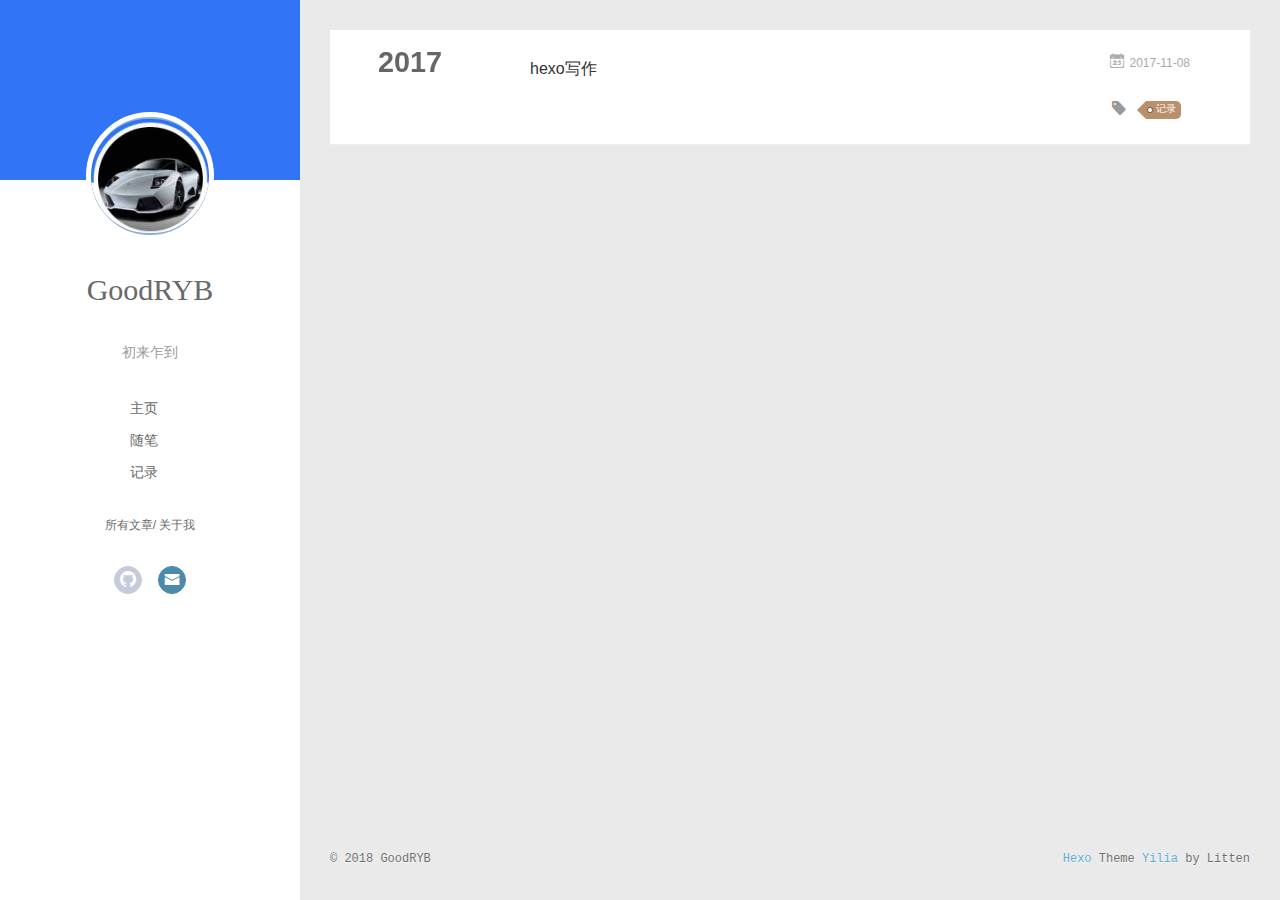
<file: tags/记录/index.html>
<!DOCTYPE html>
<html>
<head>
  <meta charset="utf-8">
  
  <meta name="renderer" content="webkit">
  <meta http-equiv="X-UA-Compatible" content="IE=edge" >
  <link rel="dns-prefetch" href="https://goodryb.top">
  <title>Tag: 记录 | GoodRYB的博客</title>
  <meta name="viewport" content="width=device-width, initial-scale=1, maximum-scale=1">
  <meta property="og:type" content="website">
<meta property="og:title" content="GoodRYB的博客">
<meta property="og:url" content="https://goodryb.top/tags/记录/index.html">
<meta property="og:site_name" content="GoodRYB的博客">
<meta property="og:locale" content="zh-Hans">
<meta name="twitter:card" content="summary">
<meta name="twitter:title" content="GoodRYB的博客">
  
    <link rel="alternative" href="/atom.xml" title="GoodRYB的博客" type="application/atom+xml">
  
  
    <link rel="icon" href="/favicon.ico">
  
  <link rel="stylesheet" type="text/css" href="/./main.0cf68a.css">
  <style type="text/css">
  
    #container.show {
      background: linear-gradient(200deg,#a0cfe4,#e8c37e);
    }
  </style>
  

  

</head>

<body>
  <div id="container" q-class="show:isCtnShow">
    <canvas id="anm-canvas" class="anm-canvas"></canvas>
    <div class="left-col" q-class="show:isShow">
      
<div class="overlay" style="background: #3174f6"></div>
<div class="intrude-less">
	<header id="header" class="inner">
		<a href="/" class="profilepic">
			<img src="/img/touxiang.jpg" class="js-avatar">
		</a>
		<hgroup>
		  <h1 class="header-author"><a href="/">GoodRYB</a></h1>
		</hgroup>
		
		<p class="header-subtitle">初来乍到</p>
		

		<nav class="header-menu">
			<ul>
			
				<li><a href="/">主页</a></li>
	        
				<li><a href="/tags/随笔/">随笔</a></li>
	        
				<li><a href="/tags/记录/">记录</a></li>
	        
			</ul>
		</nav>
		<nav class="header-smart-menu">
    		
    			
    			<a q-on="click: openSlider(e, 'innerArchive')" href="javascript:void(0)">所有文章</a>
    			
            
    			
            
    			
    			<a q-on="click: openSlider(e, 'aboutme')" href="javascript:void(0)">关于我</a>
    			
            
		</nav>
		<nav class="header-nav">
			<div class="social">
				
					<a class="github" target="_blank" href="https://github.com/goodryb" title="github"><i class="icon-github"></i></a>
		        
					<a class="mail" target="_blank" href="mailto:renyabo2005@gmail.com" title="mail"><i class="icon-mail"></i></a>
		        
			</div>
		</nav>
	</header>		
</div>

    </div>
    <div class="mid-col" q-class="show:isShow,hide:isShow|isFalse">
      
<nav id="mobile-nav">
  	<div class="overlay js-overlay" style="background: #3174f6"></div>
	<div class="btnctn js-mobile-btnctn">
  		<div class="slider-trigger list" q-on="click: openSlider(e)"><i class="icon icon-sort"></i></div>
	</div>
	<div class="intrude-less">
		<header id="header" class="inner">
			<div class="profilepic">
				<img src="/img/touxiang.jpg" class="js-avatar">
			</div>
			<hgroup>
			  <h1 class="header-author js-header-author">GoodRYB</h1>
			</hgroup>
			
			<p class="header-subtitle"><i class="icon icon-quo-left"></i>初来乍到<i class="icon icon-quo-right"></i></p>
			
			
			
				
			
				
			
				
			
			
			
			<nav class="header-nav">
				<div class="social">
					
						<a class="github" target="_blank" href="https://github.com/goodryb" title="github"><i class="icon-github"></i></a>
			        
						<a class="mail" target="_blank" href="mailto:renyabo2005@gmail.com" title="mail"><i class="icon-mail"></i></a>
			        
				</div>
			</nav>

			<nav class="header-menu js-header-menu">
				<ul style="width: 70%">
				
				
					<li style="width: 33.333333333333336%"><a href="/">主页</a></li>
		        
					<li style="width: 33.333333333333336%"><a href="/tags/随笔/">随笔</a></li>
		        
					<li style="width: 33.333333333333336%"><a href="/tags/记录/">记录</a></li>
		        
				</ul>
			</nav>
		</header>				
	</div>
	<div class="mobile-mask" style="display:none" q-show="isShow"></div>
</nav>

      <div id="wrapper" class="body-wrap">
        <div class="menu-l">
          <div class="canvas-wrap">
            <canvas data-colors="#eaeaea" data-sectionHeight="100" data-contentId="js-content" id="myCanvas1" class="anm-canvas"></canvas>
          </div>
          <div id="js-content" class="content-ll">
            
  
  
    
    
      
      
      <section class="archives-wrap">
        <div class="archive-year-wrap">
          <a href="/archives/2017" class="archive-year">2017</a>
        </div>
        <div class="archives">
    
    <article class="archive-article archive-type-post">
  <div class="archive-article-inner">
    <header class="archive-article-header">
      	<div class="article-meta">
	      	<a href="/2017/11/08/hexo写作/" class="archive-article-date">
  	<time datetime="2017-11-08T09:48:53.000Z" itemprop="datePublished"><i class="icon-calendar icon"></i>2017-11-08</time>
</a>
        </div>
    	 
  
    <h1 itemprop="name">
      <a class="archive-article-title" href="/2017/11/08/hexo写作/">hexo写作</a>
    </h1>
  

        <div class="article-info info-on-right">
          
	<div class="article-tag tagcloud">
		<i class="icon-price-tags icon"></i>
		<ul class="article-tag-list">
			 
        		<li class="article-tag-list-item">
        			<a href="javascript:void(0)" class="js-tag article-tag-list-link color3">记录</a>
        		</li>
      		
		</ul>
	</div>

          

        </div>
        <div class="clearfix"></div>
    </header>
  </div>
</article>
  
  
    </div></section>
  

    


          </div>
        </div>
      </div>
      <footer id="footer">
  <div class="outer">
    <div id="footer-info">
    	<div class="footer-left">
    		&copy; 2018 GoodRYB
    	</div>

		<script type="text/javascript">var cnzz_protocol = (("https:" == document.location.protocol) ? " https://" : " http://");document.write(unescape("%3Cspan id='cnzz_stat_icon_1268730363'%3E%3C/span%3E%3Cscript src='" + cnzz_protocol + "s22.cnzz.com/z_stat.php%3Fid%3D1268730363%26show%3Dpic' type='text/javascript'%3E%3C/script%3E"));
		</script>

      	<div class="footer-right">
      		<a href="http://hexo.io/" target="_blank">Hexo</a>  Theme <a href="https://github.com/litten/hexo-theme-yilia" target="_blank">Yilia</a> by Litten
      	</div>
    </div>
  </div>
</footer>

    </div>
    <script>
	var yiliaConfig = {
		mathjax: false,
		isHome: false,
		isPost: false,
		isArchive: false,
		isTag: true,
		isCategory: false,
		open_in_new: false,
		toc_hide_index: true,
		root: "/",
		innerArchive: true,
		showTags: false
	}
</script>

<script>!function(t){function n(e){if(r[e])return r[e].exports;var i=r[e]={exports:{},id:e,loaded:!1};return t[e].call(i.exports,i,i.exports,n),i.loaded=!0,i.exports}var r={};n.m=t,n.c=r,n.p="./",n(0)}([function(t,n,r){r(195),t.exports=r(191)},function(t,n,r){var e=r(3),i=r(52),o=r(27),u=r(28),c=r(53),f="prototype",a=function(t,n,r){var s,l,h,v,p=t&a.F,d=t&a.G,y=t&a.S,g=t&a.P,b=t&a.B,m=d?e:y?e[n]||(e[n]={}):(e[n]||{})[f],x=d?i:i[n]||(i[n]={}),w=x[f]||(x[f]={});d&&(r=n);for(s in r)l=!p&&m&&void 0!==m[s],h=(l?m:r)[s],v=b&&l?c(h,e):g&&"function"==typeof h?c(Function.call,h):h,m&&u(m,s,h,t&a.U),x[s]!=h&&o(x,s,v),g&&w[s]!=h&&(w[s]=h)};e.core=i,a.F=1,a.G=2,a.S=4,a.P=8,a.B=16,a.W=32,a.U=64,a.R=128,t.exports=a},function(t,n,r){var e=r(6);t.exports=function(t){if(!e(t))throw TypeError(t+" is not an object!");return t}},function(t,n){var r=t.exports="undefined"!=typeof window&&window.Math==Math?window:"undefined"!=typeof self&&self.Math==Math?self:Function("return this")();"number"==typeof __g&&(__g=r)},function(t,n){t.exports=function(t){try{return!!t()}catch(t){return!0}}},function(t,n){var r=t.exports="undefined"!=typeof window&&window.Math==Math?window:"undefined"!=typeof self&&self.Math==Math?self:Function("return this")();"number"==typeof __g&&(__g=r)},function(t,n){t.exports=function(t){return"object"==typeof t?null!==t:"function"==typeof t}},function(t,n,r){var e=r(126)("wks"),i=r(76),o=r(3).Symbol,u="function"==typeof o;(t.exports=function(t){return e[t]||(e[t]=u&&o[t]||(u?o:i)("Symbol."+t))}).store=e},function(t,n){var r={}.hasOwnProperty;t.exports=function(t,n){return r.call(t,n)}},function(t,n,r){var e=r(94),i=r(33);t.exports=function(t){return e(i(t))}},function(t,n,r){t.exports=!r(4)(function(){return 7!=Object.defineProperty({},"a",{get:function(){return 7}}).a})},function(t,n,r){var e=r(2),i=r(167),o=r(50),u=Object.defineProperty;n.f=r(10)?Object.defineProperty:function(t,n,r){if(e(t),n=o(n,!0),e(r),i)try{return u(t,n,r)}catch(t){}if("get"in r||"set"in r)throw TypeError("Accessors not supported!");return"value"in r&&(t[n]=r.value),t}},function(t,n,r){t.exports=!r(18)(function(){return 7!=Object.defineProperty({},"a",{get:function(){return 7}}).a})},function(t,n,r){var e=r(14),i=r(22);t.exports=r(12)?function(t,n,r){return e.f(t,n,i(1,r))}:function(t,n,r){return t[n]=r,t}},function(t,n,r){var e=r(20),i=r(58),o=r(42),u=Object.defineProperty;n.f=r(12)?Object.defineProperty:function(t,n,r){if(e(t),n=o(n,!0),e(r),i)try{return u(t,n,r)}catch(t){}if("get"in r||"set"in r)throw TypeError("Accessors not supported!");return"value"in r&&(t[n]=r.value),t}},function(t,n,r){var e=r(40)("wks"),i=r(23),o=r(5).Symbol,u="function"==typeof o;(t.exports=function(t){return e[t]||(e[t]=u&&o[t]||(u?o:i)("Symbol."+t))}).store=e},function(t,n,r){var e=r(67),i=Math.min;t.exports=function(t){return t>0?i(e(t),9007199254740991):0}},function(t,n,r){var e=r(46);t.exports=function(t){return Object(e(t))}},function(t,n){t.exports=function(t){try{return!!t()}catch(t){return!0}}},function(t,n,r){var e=r(63),i=r(34);t.exports=Object.keys||function(t){return e(t,i)}},function(t,n,r){var e=r(21);t.exports=function(t){if(!e(t))throw TypeError(t+" is not an object!");return t}},function(t,n){t.exports=function(t){return"object"==typeof t?null!==t:"function"==typeof t}},function(t,n){t.exports=function(t,n){return{enumerable:!(1&t),configurable:!(2&t),writable:!(4&t),value:n}}},function(t,n){var r=0,e=Math.random();t.exports=function(t){return"Symbol(".concat(void 0===t?"":t,")_",(++r+e).toString(36))}},function(t,n){var r={}.hasOwnProperty;t.exports=function(t,n){return r.call(t,n)}},function(t,n){var r=t.exports={version:"2.4.0"};"number"==typeof __e&&(__e=r)},function(t,n){t.exports=function(t){if("function"!=typeof t)throw TypeError(t+" is not a function!");return t}},function(t,n,r){var e=r(11),i=r(66);t.exports=r(10)?function(t,n,r){return e.f(t,n,i(1,r))}:function(t,n,r){return t[n]=r,t}},function(t,n,r){var e=r(3),i=r(27),o=r(24),u=r(76)("src"),c="toString",f=Function[c],a=(""+f).split(c);r(52).inspectSource=function(t){return f.call(t)},(t.exports=function(t,n,r,c){var f="function"==typeof r;f&&(o(r,"name")||i(r,"name",n)),t[n]!==r&&(f&&(o(r,u)||i(r,u,t[n]?""+t[n]:a.join(String(n)))),t===e?t[n]=r:c?t[n]?t[n]=r:i(t,n,r):(delete t[n],i(t,n,r)))})(Function.prototype,c,function(){return"function"==typeof this&&this[u]||f.call(this)})},function(t,n,r){var e=r(1),i=r(4),o=r(46),u=function(t,n,r,e){var i=String(o(t)),u="<"+n;return""!==r&&(u+=" "+r+'="'+String(e).replace(/"/g,"&quot;")+'"'),u+">"+i+"</"+n+">"};t.exports=function(t,n){var r={};r[t]=n(u),e(e.P+e.F*i(function(){var n=""[t]('"');return n!==n.toLowerCase()||n.split('"').length>3}),"String",r)}},function(t,n,r){var e=r(115),i=r(46);t.exports=function(t){return e(i(t))}},function(t,n,r){var e=r(116),i=r(66),o=r(30),u=r(50),c=r(24),f=r(167),a=Object.getOwnPropertyDescriptor;n.f=r(10)?a:function(t,n){if(t=o(t),n=u(n,!0),f)try{return a(t,n)}catch(t){}if(c(t,n))return i(!e.f.call(t,n),t[n])}},function(t,n,r){var e=r(24),i=r(17),o=r(145)("IE_PROTO"),u=Object.prototype;t.exports=Object.getPrototypeOf||function(t){return t=i(t),e(t,o)?t[o]:"function"==typeof t.constructor&&t instanceof t.constructor?t.constructor.prototype:t instanceof Object?u:null}},function(t,n){t.exports=function(t){if(void 0==t)throw TypeError("Can't call method on  "+t);return t}},function(t,n){t.exports="constructor,hasOwnProperty,isPrototypeOf,propertyIsEnumerable,toLocaleString,toString,valueOf".split(",")},function(t,n){t.exports={}},function(t,n){t.exports=!0},function(t,n){n.f={}.propertyIsEnumerable},function(t,n,r){var e=r(14).f,i=r(8),o=r(15)("toStringTag");t.exports=function(t,n,r){t&&!i(t=r?t:t.prototype,o)&&e(t,o,{configurable:!0,value:n})}},function(t,n,r){var e=r(40)("keys"),i=r(23);t.exports=function(t){return e[t]||(e[t]=i(t))}},function(t,n,r){var e=r(5),i="__core-js_shared__",o=e[i]||(e[i]={});t.exports=function(t){return o[t]||(o[t]={})}},function(t,n){var r=Math.ceil,e=Math.floor;t.exports=function(t){return isNaN(t=+t)?0:(t>0?e:r)(t)}},function(t,n,r){var e=r(21);t.exports=function(t,n){if(!e(t))return t;var r,i;if(n&&"function"==typeof(r=t.toString)&&!e(i=r.call(t)))return i;if("function"==typeof(r=t.valueOf)&&!e(i=r.call(t)))return i;if(!n&&"function"==typeof(r=t.toString)&&!e(i=r.call(t)))return i;throw TypeError("Can't convert object to primitive value")}},function(t,n,r){var e=r(5),i=r(25),o=r(36),u=r(44),c=r(14).f;t.exports=function(t){var n=i.Symbol||(i.Symbol=o?{}:e.Symbol||{});"_"==t.charAt(0)||t in n||c(n,t,{value:u.f(t)})}},function(t,n,r){n.f=r(15)},function(t,n){var r={}.toString;t.exports=function(t){return r.call(t).slice(8,-1)}},function(t,n){t.exports=function(t){if(void 0==t)throw TypeError("Can't call method on  "+t);return t}},function(t,n,r){var e=r(4);t.exports=function(t,n){return!!t&&e(function(){n?t.call(null,function(){},1):t.call(null)})}},function(t,n,r){var e=r(53),i=r(115),o=r(17),u=r(16),c=r(203);t.exports=function(t,n){var r=1==t,f=2==t,a=3==t,s=4==t,l=6==t,h=5==t||l,v=n||c;return function(n,c,p){for(var d,y,g=o(n),b=i(g),m=e(c,p,3),x=u(b.length),w=0,S=r?v(n,x):f?v(n,0):void 0;x>w;w++)if((h||w in b)&&(d=b[w],y=m(d,w,g),t))if(r)S[w]=y;else if(y)switch(t){case 3:return!0;case 5:return d;case 6:return w;case 2:S.push(d)}else if(s)return!1;return l?-1:a||s?s:S}}},function(t,n,r){var e=r(1),i=r(52),o=r(4);t.exports=function(t,n){var r=(i.Object||{})[t]||Object[t],u={};u[t]=n(r),e(e.S+e.F*o(function(){r(1)}),"Object",u)}},function(t,n,r){var e=r(6);t.exports=function(t,n){if(!e(t))return t;var r,i;if(n&&"function"==typeof(r=t.toString)&&!e(i=r.call(t)))return i;if("function"==typeof(r=t.valueOf)&&!e(i=r.call(t)))return i;if(!n&&"function"==typeof(r=t.toString)&&!e(i=r.call(t)))return i;throw TypeError("Can't convert object to primitive value")}},function(t,n,r){var e=r(5),i=r(25),o=r(91),u=r(13),c="prototype",f=function(t,n,r){var a,s,l,h=t&f.F,v=t&f.G,p=t&f.S,d=t&f.P,y=t&f.B,g=t&f.W,b=v?i:i[n]||(i[n]={}),m=b[c],x=v?e:p?e[n]:(e[n]||{})[c];v&&(r=n);for(a in r)(s=!h&&x&&void 0!==x[a])&&a in b||(l=s?x[a]:r[a],b[a]=v&&"function"!=typeof x[a]?r[a]:y&&s?o(l,e):g&&x[a]==l?function(t){var n=function(n,r,e){if(this instanceof t){switch(arguments.length){case 0:return new t;case 1:return new t(n);case 2:return new t(n,r)}return new t(n,r,e)}return t.apply(this,arguments)};return n[c]=t[c],n}(l):d&&"function"==typeof l?o(Function.call,l):l,d&&((b.virtual||(b.virtual={}))[a]=l,t&f.R&&m&&!m[a]&&u(m,a,l)))};f.F=1,f.G=2,f.S=4,f.P=8,f.B=16,f.W=32,f.U=64,f.R=128,t.exports=f},function(t,n){var r=t.exports={version:"2.4.0"};"number"==typeof __e&&(__e=r)},function(t,n,r){var e=r(26);t.exports=function(t,n,r){if(e(t),void 0===n)return t;switch(r){case 1:return function(r){return t.call(n,r)};case 2:return function(r,e){return t.call(n,r,e)};case 3:return function(r,e,i){return t.call(n,r,e,i)}}return function(){return t.apply(n,arguments)}}},function(t,n,r){var e=r(183),i=r(1),o=r(126)("metadata"),u=o.store||(o.store=new(r(186))),c=function(t,n,r){var i=u.get(t);if(!i){if(!r)return;u.set(t,i=new e)}var o=i.get(n);if(!o){if(!r)return;i.set(n,o=new e)}return o},f=function(t,n,r){var e=c(n,r,!1);return void 0!==e&&e.has(t)},a=function(t,n,r){var e=c(n,r,!1);return void 0===e?void 0:e.get(t)},s=function(t,n,r,e){c(r,e,!0).set(t,n)},l=function(t,n){var r=c(t,n,!1),e=[];return r&&r.forEach(function(t,n){e.push(n)}),e},h=function(t){return void 0===t||"symbol"==typeof t?t:String(t)},v=function(t){i(i.S,"Reflect",t)};t.exports={store:u,map:c,has:f,get:a,set:s,keys:l,key:h,exp:v}},function(t,n,r){"use strict";if(r(10)){var e=r(69),i=r(3),o=r(4),u=r(1),c=r(127),f=r(152),a=r(53),s=r(68),l=r(66),h=r(27),v=r(73),p=r(67),d=r(16),y=r(75),g=r(50),b=r(24),m=r(180),x=r(114),w=r(6),S=r(17),_=r(137),O=r(70),E=r(32),P=r(71).f,j=r(154),F=r(76),M=r(7),A=r(48),N=r(117),T=r(146),I=r(155),k=r(80),L=r(123),R=r(74),C=r(130),D=r(160),U=r(11),W=r(31),G=U.f,B=W.f,V=i.RangeError,z=i.TypeError,q=i.Uint8Array,K="ArrayBuffer",J="Shared"+K,Y="BYTES_PER_ELEMENT",H="prototype",$=Array[H],X=f.ArrayBuffer,Q=f.DataView,Z=A(0),tt=A(2),nt=A(3),rt=A(4),et=A(5),it=A(6),ot=N(!0),ut=N(!1),ct=I.values,ft=I.keys,at=I.entries,st=$.lastIndexOf,lt=$.reduce,ht=$.reduceRight,vt=$.join,pt=$.sort,dt=$.slice,yt=$.toString,gt=$.toLocaleString,bt=M("iterator"),mt=M("toStringTag"),xt=F("typed_constructor"),wt=F("def_constructor"),St=c.CONSTR,_t=c.TYPED,Ot=c.VIEW,Et="Wrong length!",Pt=A(1,function(t,n){return Tt(T(t,t[wt]),n)}),jt=o(function(){return 1===new q(new Uint16Array([1]).buffer)[0]}),Ft=!!q&&!!q[H].set&&o(function(){new q(1).set({})}),Mt=function(t,n){if(void 0===t)throw z(Et);var r=+t,e=d(t);if(n&&!m(r,e))throw V(Et);return e},At=function(t,n){var r=p(t);if(r<0||r%n)throw V("Wrong offset!");return r},Nt=function(t){if(w(t)&&_t in t)return t;throw z(t+" is not a typed array!")},Tt=function(t,n){if(!(w(t)&&xt in t))throw z("It is not a typed array constructor!");return new t(n)},It=function(t,n){return kt(T(t,t[wt]),n)},kt=function(t,n){for(var r=0,e=n.length,i=Tt(t,e);e>r;)i[r]=n[r++];return i},Lt=function(t,n,r){G(t,n,{get:function(){return this._d[r]}})},Rt=function(t){var n,r,e,i,o,u,c=S(t),f=arguments.length,s=f>1?arguments[1]:void 0,l=void 0!==s,h=j(c);if(void 0!=h&&!_(h)){for(u=h.call(c),e=[],n=0;!(o=u.next()).done;n++)e.push(o.value);c=e}for(l&&f>2&&(s=a(s,arguments[2],2)),n=0,r=d(c.length),i=Tt(this,r);r>n;n++)i[n]=l?s(c[n],n):c[n];return i},Ct=function(){for(var t=0,n=arguments.length,r=Tt(this,n);n>t;)r[t]=arguments[t++];return r},Dt=!!q&&o(function(){gt.call(new q(1))}),Ut=function(){return gt.apply(Dt?dt.call(Nt(this)):Nt(this),arguments)},Wt={copyWithin:function(t,n){return D.call(Nt(this),t,n,arguments.length>2?arguments[2]:void 0)},every:function(t){return rt(Nt(this),t,arguments.length>1?arguments[1]:void 0)},fill:function(t){return C.apply(Nt(this),arguments)},filter:function(t){return It(this,tt(Nt(this),t,arguments.length>1?arguments[1]:void 0))},find:function(t){return et(Nt(this),t,arguments.length>1?arguments[1]:void 0)},findIndex:function(t){return it(Nt(this),t,arguments.length>1?arguments[1]:void 0)},forEach:function(t){Z(Nt(this),t,arguments.length>1?arguments[1]:void 0)},indexOf:function(t){return ut(Nt(this),t,arguments.length>1?arguments[1]:void 0)},includes:function(t){return ot(Nt(this),t,arguments.length>1?arguments[1]:void 0)},join:function(t){return vt.apply(Nt(this),arguments)},lastIndexOf:function(t){return st.apply(Nt(this),arguments)},map:function(t){return Pt(Nt(this),t,arguments.length>1?arguments[1]:void 0)},reduce:function(t){return lt.apply(Nt(this),arguments)},reduceRight:function(t){return ht.apply(Nt(this),arguments)},reverse:function(){for(var t,n=this,r=Nt(n).length,e=Math.floor(r/2),i=0;i<e;)t=n[i],n[i++]=n[--r],n[r]=t;return n},some:function(t){return nt(Nt(this),t,arguments.length>1?arguments[1]:void 0)},sort:function(t){return pt.call(Nt(this),t)},subarray:function(t,n){var r=Nt(this),e=r.length,i=y(t,e);return new(T(r,r[wt]))(r.buffer,r.byteOffset+i*r.BYTES_PER_ELEMENT,d((void 0===n?e:y(n,e))-i))}},Gt=function(t,n){return It(this,dt.call(Nt(this),t,n))},Bt=function(t){Nt(this);var n=At(arguments[1],1),r=this.length,e=S(t),i=d(e.length),o=0;if(i+n>r)throw V(Et);for(;o<i;)this[n+o]=e[o++]},Vt={entries:function(){return at.call(Nt(this))},keys:function(){return ft.call(Nt(this))},values:function(){return ct.call(Nt(this))}},zt=function(t,n){return w(t)&&t[_t]&&"symbol"!=typeof n&&n in t&&String(+n)==String(n)},qt=function(t,n){return zt(t,n=g(n,!0))?l(2,t[n]):B(t,n)},Kt=function(t,n,r){return!(zt(t,n=g(n,!0))&&w(r)&&b(r,"value"))||b(r,"get")||b(r,"set")||r.configurable||b(r,"writable")&&!r.writable||b(r,"enumerable")&&!r.enumerable?G(t,n,r):(t[n]=r.value,t)};St||(W.f=qt,U.f=Kt),u(u.S+u.F*!St,"Object",{getOwnPropertyDescriptor:qt,defineProperty:Kt}),o(function(){yt.call({})})&&(yt=gt=function(){return vt.call(this)});var Jt=v({},Wt);v(Jt,Vt),h(Jt,bt,Vt.values),v(Jt,{slice:Gt,set:Bt,constructor:function(){},toString:yt,toLocaleString:Ut}),Lt(Jt,"buffer","b"),Lt(Jt,"byteOffset","o"),Lt(Jt,"byteLength","l"),Lt(Jt,"length","e"),G(Jt,mt,{get:function(){return this[_t]}}),t.exports=function(t,n,r,f){f=!!f;var a=t+(f?"Clamped":"")+"Array",l="Uint8Array"!=a,v="get"+t,p="set"+t,y=i[a],g=y||{},b=y&&E(y),m=!y||!c.ABV,S={},_=y&&y[H],j=function(t,r){var e=t._d;return e.v[v](r*n+e.o,jt)},F=function(t,r,e){var i=t._d;f&&(e=(e=Math.round(e))<0?0:e>255?255:255&e),i.v[p](r*n+i.o,e,jt)},M=function(t,n){G(t,n,{get:function(){return j(this,n)},set:function(t){return F(this,n,t)},enumerable:!0})};m?(y=r(function(t,r,e,i){s(t,y,a,"_d");var o,u,c,f,l=0,v=0;if(w(r)){if(!(r instanceof X||(f=x(r))==K||f==J))return _t in r?kt(y,r):Rt.call(y,r);o=r,v=At(e,n);var p=r.byteLength;if(void 0===i){if(p%n)throw V(Et);if((u=p-v)<0)throw V(Et)}else if((u=d(i)*n)+v>p)throw V(Et);c=u/n}else c=Mt(r,!0),u=c*n,o=new X(u);for(h(t,"_d",{b:o,o:v,l:u,e:c,v:new Q(o)});l<c;)M(t,l++)}),_=y[H]=O(Jt),h(_,"constructor",y)):L(function(t){new y(null),new y(t)},!0)||(y=r(function(t,r,e,i){s(t,y,a);var o;return w(r)?r instanceof X||(o=x(r))==K||o==J?void 0!==i?new g(r,At(e,n),i):void 0!==e?new g(r,At(e,n)):new g(r):_t in r?kt(y,r):Rt.call(y,r):new g(Mt(r,l))}),Z(b!==Function.prototype?P(g).concat(P(b)):P(g),function(t){t in y||h(y,t,g[t])}),y[H]=_,e||(_.constructor=y));var A=_[bt],N=!!A&&("values"==A.name||void 0==A.name),T=Vt.values;h(y,xt,!0),h(_,_t,a),h(_,Ot,!0),h(_,wt,y),(f?new y(1)[mt]==a:mt in _)||G(_,mt,{get:function(){return a}}),S[a]=y,u(u.G+u.W+u.F*(y!=g),S),u(u.S,a,{BYTES_PER_ELEMENT:n,from:Rt,of:Ct}),Y in _||h(_,Y,n),u(u.P,a,Wt),R(a),u(u.P+u.F*Ft,a,{set:Bt}),u(u.P+u.F*!N,a,Vt),u(u.P+u.F*(_.toString!=yt),a,{toString:yt}),u(u.P+u.F*o(function(){new y(1).slice()}),a,{slice:Gt}),u(u.P+u.F*(o(function(){return[1,2].toLocaleString()!=new y([1,2]).toLocaleString()})||!o(function(){_.toLocaleString.call([1,2])})),a,{toLocaleString:Ut}),k[a]=N?A:T,e||N||h(_,bt,T)}}else t.exports=function(){}},function(t,n){var r={}.toString;t.exports=function(t){return r.call(t).slice(8,-1)}},function(t,n,r){var e=r(21),i=r(5).document,o=e(i)&&e(i.createElement);t.exports=function(t){return o?i.createElement(t):{}}},function(t,n,r){t.exports=!r(12)&&!r(18)(function(){return 7!=Object.defineProperty(r(57)("div"),"a",{get:function(){return 7}}).a})},function(t,n,r){"use strict";var e=r(36),i=r(51),o=r(64),u=r(13),c=r(8),f=r(35),a=r(96),s=r(38),l=r(103),h=r(15)("iterator"),v=!([].keys&&"next"in[].keys()),p="keys",d="values",y=function(){return this};t.exports=function(t,n,r,g,b,m,x){a(r,n,g);var w,S,_,O=function(t){if(!v&&t in F)return F[t];switch(t){case p:case d:return function(){return new r(this,t)}}return function(){return new r(this,t)}},E=n+" Iterator",P=b==d,j=!1,F=t.prototype,M=F[h]||F["@@iterator"]||b&&F[b],A=M||O(b),N=b?P?O("entries"):A:void 0,T="Array"==n?F.entries||M:M;if(T&&(_=l(T.call(new t)))!==Object.prototype&&(s(_,E,!0),e||c(_,h)||u(_,h,y)),P&&M&&M.name!==d&&(j=!0,A=function(){return M.call(this)}),e&&!x||!v&&!j&&F[h]||u(F,h,A),f[n]=A,f[E]=y,b)if(w={values:P?A:O(d),keys:m?A:O(p),entries:N},x)for(S in w)S in F||o(F,S,w[S]);else i(i.P+i.F*(v||j),n,w);return w}},function(t,n,r){var e=r(20),i=r(100),o=r(34),u=r(39)("IE_PROTO"),c=function(){},f="prototype",a=function(){var t,n=r(57)("iframe"),e=o.length;for(n.style.display="none",r(93).appendChild(n),n.src="javascript:",t=n.contentWindow.document,t.open(),t.write("<script>document.F=Object<\/script>"),t.close(),a=t.F;e--;)delete a[f][o[e]];return a()};t.exports=Object.create||function(t,n){var r;return null!==t?(c[f]=e(t),r=new c,c[f]=null,r[u]=t):r=a(),void 0===n?r:i(r,n)}},function(t,n,r){var e=r(63),i=r(34).concat("length","prototype");n.f=Object.getOwnPropertyNames||function(t){return e(t,i)}},function(t,n){n.f=Object.getOwnPropertySymbols},function(t,n,r){var e=r(8),i=r(9),o=r(90)(!1),u=r(39)("IE_PROTO");t.exports=function(t,n){var r,c=i(t),f=0,a=[];for(r in c)r!=u&&e(c,r)&&a.push(r);for(;n.length>f;)e(c,r=n[f++])&&(~o(a,r)||a.push(r));return a}},function(t,n,r){t.exports=r(13)},function(t,n,r){var e=r(76)("meta"),i=r(6),o=r(24),u=r(11).f,c=0,f=Object.isExtensible||function(){return!0},a=!r(4)(function(){return f(Object.preventExtensions({}))}),s=function(t){u(t,e,{value:{i:"O"+ ++c,w:{}}})},l=function(t,n){if(!i(t))return"symbol"==typeof t?t:("string"==typeof t?"S":"P")+t;if(!o(t,e)){if(!f(t))return"F";if(!n)return"E";s(t)}return t[e].i},h=function(t,n){if(!o(t,e)){if(!f(t))return!0;if(!n)return!1;s(t)}return t[e].w},v=function(t){return a&&p.NEED&&f(t)&&!o(t,e)&&s(t),t},p=t.exports={KEY:e,NEED:!1,fastKey:l,getWeak:h,onFreeze:v}},function(t,n){t.exports=function(t,n){return{enumerable:!(1&t),configurable:!(2&t),writable:!(4&t),value:n}}},function(t,n){var r=Math.ceil,e=Math.floor;t.exports=function(t){return isNaN(t=+t)?0:(t>0?e:r)(t)}},function(t,n){t.exports=function(t,n,r,e){if(!(t instanceof n)||void 0!==e&&e in t)throw TypeError(r+": incorrect invocation!");return t}},function(t,n){t.exports=!1},function(t,n,r){var e=r(2),i=r(173),o=r(133),u=r(145)("IE_PROTO"),c=function(){},f="prototype",a=function(){var t,n=r(132)("iframe"),e=o.length;for(n.style.display="none",r(135).appendChild(n),n.src="javascript:",t=n.contentWindow.document,t.open(),t.write("<script>document.F=Object<\/script>"),t.close(),a=t.F;e--;)delete a[f][o[e]];return a()};t.exports=Object.create||function(t,n){var r;return null!==t?(c[f]=e(t),r=new c,c[f]=null,r[u]=t):r=a(),void 0===n?r:i(r,n)}},function(t,n,r){var e=r(175),i=r(133).concat("length","prototype");n.f=Object.getOwnPropertyNames||function(t){return e(t,i)}},function(t,n,r){var e=r(175),i=r(133);t.exports=Object.keys||function(t){return e(t,i)}},function(t,n,r){var e=r(28);t.exports=function(t,n,r){for(var i in n)e(t,i,n[i],r);return t}},function(t,n,r){"use strict";var e=r(3),i=r(11),o=r(10),u=r(7)("species");t.exports=function(t){var n=e[t];o&&n&&!n[u]&&i.f(n,u,{configurable:!0,get:function(){return this}})}},function(t,n,r){var e=r(67),i=Math.max,o=Math.min;t.exports=function(t,n){return t=e(t),t<0?i(t+n,0):o(t,n)}},function(t,n){var r=0,e=Math.random();t.exports=function(t){return"Symbol(".concat(void 0===t?"":t,")_",(++r+e).toString(36))}},function(t,n,r){var e=r(33);t.exports=function(t){return Object(e(t))}},function(t,n,r){var e=r(7)("unscopables"),i=Array.prototype;void 0==i[e]&&r(27)(i,e,{}),t.exports=function(t){i[e][t]=!0}},function(t,n,r){var e=r(53),i=r(169),o=r(137),u=r(2),c=r(16),f=r(154),a={},s={},n=t.exports=function(t,n,r,l,h){var v,p,d,y,g=h?function(){return t}:f(t),b=e(r,l,n?2:1),m=0;if("function"!=typeof g)throw TypeError(t+" is not iterable!");if(o(g)){for(v=c(t.length);v>m;m++)if((y=n?b(u(p=t[m])[0],p[1]):b(t[m]))===a||y===s)return y}else for(d=g.call(t);!(p=d.next()).done;)if((y=i(d,b,p.value,n))===a||y===s)return y};n.BREAK=a,n.RETURN=s},function(t,n){t.exports={}},function(t,n,r){var e=r(11).f,i=r(24),o=r(7)("toStringTag");t.exports=function(t,n,r){t&&!i(t=r?t:t.prototype,o)&&e(t,o,{configurable:!0,value:n})}},function(t,n,r){var e=r(1),i=r(46),o=r(4),u=r(150),c="["+u+"]",f="​",a=RegExp("^"+c+c+"*"),s=RegExp(c+c+"*$"),l=function(t,n,r){var i={},c=o(function(){return!!u[t]()||f[t]()!=f}),a=i[t]=c?n(h):u[t];r&&(i[r]=a),e(e.P+e.F*c,"String",i)},h=l.trim=function(t,n){return t=String(i(t)),1&n&&(t=t.replace(a,"")),2&n&&(t=t.replace(s,"")),t};t.exports=l},function(t,n,r){t.exports={default:r(86),__esModule:!0}},function(t,n,r){t.exports={default:r(87),__esModule:!0}},function(t,n,r){"use strict";function e(t){return t&&t.__esModule?t:{default:t}}n.__esModule=!0;var i=r(84),o=e(i),u=r(83),c=e(u),f="function"==typeof c.default&&"symbol"==typeof o.default?function(t){return typeof t}:function(t){return t&&"function"==typeof c.default&&t.constructor===c.default&&t!==c.default.prototype?"symbol":typeof t};n.default="function"==typeof c.default&&"symbol"===f(o.default)?function(t){return void 0===t?"undefined":f(t)}:function(t){return t&&"function"==typeof c.default&&t.constructor===c.default&&t!==c.default.prototype?"symbol":void 0===t?"undefined":f(t)}},function(t,n,r){r(110),r(108),r(111),r(112),t.exports=r(25).Symbol},function(t,n,r){r(109),r(113),t.exports=r(44).f("iterator")},function(t,n){t.exports=function(t){if("function"!=typeof t)throw TypeError(t+" is not a function!");return t}},function(t,n){t.exports=function(){}},function(t,n,r){var e=r(9),i=r(106),o=r(105);t.exports=function(t){return function(n,r,u){var c,f=e(n),a=i(f.length),s=o(u,a);if(t&&r!=r){for(;a>s;)if((c=f[s++])!=c)return!0}else for(;a>s;s++)if((t||s in f)&&f[s]===r)return t||s||0;return!t&&-1}}},function(t,n,r){var e=r(88);t.exports=function(t,n,r){if(e(t),void 0===n)return t;switch(r){case 1:return function(r){return t.call(n,r)};case 2:return function(r,e){return t.call(n,r,e)};case 3:return function(r,e,i){return t.call(n,r,e,i)}}return function(){return t.apply(n,arguments)}}},function(t,n,r){var e=r(19),i=r(62),o=r(37);t.exports=function(t){var n=e(t),r=i.f;if(r)for(var u,c=r(t),f=o.f,a=0;c.length>a;)f.call(t,u=c[a++])&&n.push(u);return n}},function(t,n,r){t.exports=r(5).document&&document.documentElement},function(t,n,r){var e=r(56);t.exports=Object("z").propertyIsEnumerable(0)?Object:function(t){return"String"==e(t)?t.split(""):Object(t)}},function(t,n,r){var e=r(56);t.exports=Array.isArray||function(t){return"Array"==e(t)}},function(t,n,r){"use strict";var e=r(60),i=r(22),o=r(38),u={};r(13)(u,r(15)("iterator"),function(){return this}),t.exports=function(t,n,r){t.prototype=e(u,{next:i(1,r)}),o(t,n+" Iterator")}},function(t,n){t.exports=function(t,n){return{value:n,done:!!t}}},function(t,n,r){var e=r(19),i=r(9);t.exports=function(t,n){for(var r,o=i(t),u=e(o),c=u.length,f=0;c>f;)if(o[r=u[f++]]===n)return r}},function(t,n,r){var e=r(23)("meta"),i=r(21),o=r(8),u=r(14).f,c=0,f=Object.isExtensible||function(){return!0},a=!r(18)(function(){return f(Object.preventExtensions({}))}),s=function(t){u(t,e,{value:{i:"O"+ ++c,w:{}}})},l=function(t,n){if(!i(t))return"symbol"==typeof t?t:("string"==typeof t?"S":"P")+t;if(!o(t,e)){if(!f(t))return"F";if(!n)return"E";s(t)}return t[e].i},h=function(t,n){if(!o(t,e)){if(!f(t))return!0;if(!n)return!1;s(t)}return t[e].w},v=function(t){return a&&p.NEED&&f(t)&&!o(t,e)&&s(t),t},p=t.exports={KEY:e,NEED:!1,fastKey:l,getWeak:h,onFreeze:v}},function(t,n,r){var e=r(14),i=r(20),o=r(19);t.exports=r(12)?Object.defineProperties:function(t,n){i(t);for(var r,u=o(n),c=u.length,f=0;c>f;)e.f(t,r=u[f++],n[r]);return t}},function(t,n,r){var e=r(37),i=r(22),o=r(9),u=r(42),c=r(8),f=r(58),a=Object.getOwnPropertyDescriptor;n.f=r(12)?a:function(t,n){if(t=o(t),n=u(n,!0),f)try{return a(t,n)}catch(t){}if(c(t,n))return i(!e.f.call(t,n),t[n])}},function(t,n,r){var e=r(9),i=r(61).f,o={}.toString,u="object"==typeof window&&window&&Object.getOwnPropertyNames?Object.getOwnPropertyNames(window):[],c=function(t){try{return i(t)}catch(t){return u.slice()}};t.exports.f=function(t){return u&&"[object Window]"==o.call(t)?c(t):i(e(t))}},function(t,n,r){var e=r(8),i=r(77),o=r(39)("IE_PROTO"),u=Object.prototype;t.exports=Object.getPrototypeOf||function(t){return t=i(t),e(t,o)?t[o]:"function"==typeof t.constructor&&t instanceof t.constructor?t.constructor.prototype:t instanceof Object?u:null}},function(t,n,r){var e=r(41),i=r(33);t.exports=function(t){return function(n,r){var o,u,c=String(i(n)),f=e(r),a=c.length;return f<0||f>=a?t?"":void 0:(o=c.charCodeAt(f),o<55296||o>56319||f+1===a||(u=c.charCodeAt(f+1))<56320||u>57343?t?c.charAt(f):o:t?c.slice(f,f+2):u-56320+(o-55296<<10)+65536)}}},function(t,n,r){var e=r(41),i=Math.max,o=Math.min;t.exports=function(t,n){return t=e(t),t<0?i(t+n,0):o(t,n)}},function(t,n,r){var e=r(41),i=Math.min;t.exports=function(t){return t>0?i(e(t),9007199254740991):0}},function(t,n,r){"use strict";var e=r(89),i=r(97),o=r(35),u=r(9);t.exports=r(59)(Array,"Array",function(t,n){this._t=u(t),this._i=0,this._k=n},function(){var t=this._t,n=this._k,r=this._i++;return!t||r>=t.length?(this._t=void 0,i(1)):"keys"==n?i(0,r):"values"==n?i(0,t[r]):i(0,[r,t[r]])},"values"),o.Arguments=o.Array,e("keys"),e("values"),e("entries")},function(t,n){},function(t,n,r){"use strict";var e=r(104)(!0);r(59)(String,"String",function(t){this._t=String(t),this._i=0},function(){var t,n=this._t,r=this._i;return r>=n.length?{value:void 0,done:!0}:(t=e(n,r),this._i+=t.length,{value:t,done:!1})})},function(t,n,r){"use strict";var e=r(5),i=r(8),o=r(12),u=r(51),c=r(64),f=r(99).KEY,a=r(18),s=r(40),l=r(38),h=r(23),v=r(15),p=r(44),d=r(43),y=r(98),g=r(92),b=r(95),m=r(20),x=r(9),w=r(42),S=r(22),_=r(60),O=r(102),E=r(101),P=r(14),j=r(19),F=E.f,M=P.f,A=O.f,N=e.Symbol,T=e.JSON,I=T&&T.stringify,k="prototype",L=v("_hidden"),R=v("toPrimitive"),C={}.propertyIsEnumerable,D=s("symbol-registry"),U=s("symbols"),W=s("op-symbols"),G=Object[k],B="function"==typeof N,V=e.QObject,z=!V||!V[k]||!V[k].findChild,q=o&&a(function(){return 7!=_(M({},"a",{get:function(){return M(this,"a",{value:7}).a}})).a})?function(t,n,r){var e=F(G,n);e&&delete G[n],M(t,n,r),e&&t!==G&&M(G,n,e)}:M,K=function(t){var n=U[t]=_(N[k]);return n._k=t,n},J=B&&"symbol"==typeof N.iterator?function(t){return"symbol"==typeof t}:function(t){return t instanceof N},Y=function(t,n,r){return t===G&&Y(W,n,r),m(t),n=w(n,!0),m(r),i(U,n)?(r.enumerable?(i(t,L)&&t[L][n]&&(t[L][n]=!1),r=_(r,{enumerable:S(0,!1)})):(i(t,L)||M(t,L,S(1,{})),t[L][n]=!0),q(t,n,r)):M(t,n,r)},H=function(t,n){m(t);for(var r,e=g(n=x(n)),i=0,o=e.length;o>i;)Y(t,r=e[i++],n[r]);return t},$=function(t,n){return void 0===n?_(t):H(_(t),n)},X=function(t){var n=C.call(this,t=w(t,!0));return!(this===G&&i(U,t)&&!i(W,t))&&(!(n||!i(this,t)||!i(U,t)||i(this,L)&&this[L][t])||n)},Q=function(t,n){if(t=x(t),n=w(n,!0),t!==G||!i(U,n)||i(W,n)){var r=F(t,n);return!r||!i(U,n)||i(t,L)&&t[L][n]||(r.enumerable=!0),r}},Z=function(t){for(var n,r=A(x(t)),e=[],o=0;r.length>o;)i(U,n=r[o++])||n==L||n==f||e.push(n);return e},tt=function(t){for(var n,r=t===G,e=A(r?W:x(t)),o=[],u=0;e.length>u;)!i(U,n=e[u++])||r&&!i(G,n)||o.push(U[n]);return o};B||(N=function(){if(this instanceof N)throw TypeError("Symbol is not a constructor!");var t=h(arguments.length>0?arguments[0]:void 0),n=function(r){this===G&&n.call(W,r),i(this,L)&&i(this[L],t)&&(this[L][t]=!1),q(this,t,S(1,r))};return o&&z&&q(G,t,{configurable:!0,set:n}),K(t)},c(N[k],"toString",function(){return this._k}),E.f=Q,P.f=Y,r(61).f=O.f=Z,r(37).f=X,r(62).f=tt,o&&!r(36)&&c(G,"propertyIsEnumerable",X,!0),p.f=function(t){return K(v(t))}),u(u.G+u.W+u.F*!B,{Symbol:N});for(var nt="hasInstance,isConcatSpreadable,iterator,match,replace,search,species,split,toPrimitive,toStringTag,unscopables".split(","),rt=0;nt.length>rt;)v(nt[rt++]);for(var nt=j(v.store),rt=0;nt.length>rt;)d(nt[rt++]);u(u.S+u.F*!B,"Symbol",{for:function(t){return i(D,t+="")?D[t]:D[t]=N(t)},keyFor:function(t){if(J(t))return y(D,t);throw TypeError(t+" is not a symbol!")},useSetter:function(){z=!0},useSimple:function(){z=!1}}),u(u.S+u.F*!B,"Object",{create:$,defineProperty:Y,defineProperties:H,getOwnPropertyDescriptor:Q,getOwnPropertyNames:Z,getOwnPropertySymbols:tt}),T&&u(u.S+u.F*(!B||a(function(){var t=N();return"[null]"!=I([t])||"{}"!=I({a:t})||"{}"!=I(Object(t))})),"JSON",{stringify:function(t){if(void 0!==t&&!J(t)){for(var n,r,e=[t],i=1;arguments.length>i;)e.push(arguments[i++]);return n=e[1],"function"==typeof n&&(r=n),!r&&b(n)||(n=function(t,n){if(r&&(n=r.call(this,t,n)),!J(n))return n}),e[1]=n,I.apply(T,e)}}}),N[k][R]||r(13)(N[k],R,N[k].valueOf),l(N,"Symbol"),l(Math,"Math",!0),l(e.JSON,"JSON",!0)},function(t,n,r){r(43)("asyncIterator")},function(t,n,r){r(43)("observable")},function(t,n,r){r(107);for(var e=r(5),i=r(13),o=r(35),u=r(15)("toStringTag"),c=["NodeList","DOMTokenList","MediaList","StyleSheetList","CSSRuleList"],f=0;f<5;f++){var a=c[f],s=e[a],l=s&&s.prototype;l&&!l[u]&&i(l,u,a),o[a]=o.Array}},function(t,n,r){var e=r(45),i=r(7)("toStringTag"),o="Arguments"==e(function(){return arguments}()),u=function(t,n){try{return t[n]}catch(t){}};t.exports=function(t){var n,r,c;return void 0===t?"Undefined":null===t?"Null":"string"==typeof(r=u(n=Object(t),i))?r:o?e(n):"Object"==(c=e(n))&&"function"==typeof n.callee?"Arguments":c}},function(t,n,r){var e=r(45);t.exports=Object("z").propertyIsEnumerable(0)?Object:function(t){return"String"==e(t)?t.split(""):Object(t)}},function(t,n){n.f={}.propertyIsEnumerable},function(t,n,r){var e=r(30),i=r(16),o=r(75);t.exports=function(t){return function(n,r,u){var c,f=e(n),a=i(f.length),s=o(u,a);if(t&&r!=r){for(;a>s;)if((c=f[s++])!=c)return!0}else for(;a>s;s++)if((t||s in f)&&f[s]===r)return t||s||0;return!t&&-1}}},function(t,n,r){"use strict";var e=r(3),i=r(1),o=r(28),u=r(73),c=r(65),f=r(79),a=r(68),s=r(6),l=r(4),h=r(123),v=r(81),p=r(136);t.exports=function(t,n,r,d,y,g){var b=e[t],m=b,x=y?"set":"add",w=m&&m.prototype,S={},_=function(t){var n=w[t];o(w,t,"delete"==t?function(t){return!(g&&!s(t))&&n.call(this,0===t?0:t)}:"has"==t?function(t){return!(g&&!s(t))&&n.call(this,0===t?0:t)}:"get"==t?function(t){return g&&!s(t)?void 0:n.call(this,0===t?0:t)}:"add"==t?function(t){return n.call(this,0===t?0:t),this}:function(t,r){return n.call(this,0===t?0:t,r),this})};if("function"==typeof m&&(g||w.forEach&&!l(function(){(new m).entries().next()}))){var O=new m,E=O[x](g?{}:-0,1)!=O,P=l(function(){O.has(1)}),j=h(function(t){new m(t)}),F=!g&&l(function(){for(var t=new m,n=5;n--;)t[x](n,n);return!t.has(-0)});j||(m=n(function(n,r){a(n,m,t);var e=p(new b,n,m);return void 0!=r&&f(r,y,e[x],e),e}),m.prototype=w,w.constructor=m),(P||F)&&(_("delete"),_("has"),y&&_("get")),(F||E)&&_(x),g&&w.clear&&delete w.clear}else m=d.getConstructor(n,t,y,x),u(m.prototype,r),c.NEED=!0;return v(m,t),S[t]=m,i(i.G+i.W+i.F*(m!=b),S),g||d.setStrong(m,t,y),m}},function(t,n,r){"use strict";var e=r(27),i=r(28),o=r(4),u=r(46),c=r(7);t.exports=function(t,n,r){var f=c(t),a=r(u,f,""[t]),s=a[0],l=a[1];o(function(){var n={};return n[f]=function(){return 7},7!=""[t](n)})&&(i(String.prototype,t,s),e(RegExp.prototype,f,2==n?function(t,n){return l.call(t,this,n)}:function(t){return l.call(t,this)}))}
},function(t,n,r){"use strict";var e=r(2);t.exports=function(){var t=e(this),n="";return t.global&&(n+="g"),t.ignoreCase&&(n+="i"),t.multiline&&(n+="m"),t.unicode&&(n+="u"),t.sticky&&(n+="y"),n}},function(t,n){t.exports=function(t,n,r){var e=void 0===r;switch(n.length){case 0:return e?t():t.call(r);case 1:return e?t(n[0]):t.call(r,n[0]);case 2:return e?t(n[0],n[1]):t.call(r,n[0],n[1]);case 3:return e?t(n[0],n[1],n[2]):t.call(r,n[0],n[1],n[2]);case 4:return e?t(n[0],n[1],n[2],n[3]):t.call(r,n[0],n[1],n[2],n[3])}return t.apply(r,n)}},function(t,n,r){var e=r(6),i=r(45),o=r(7)("match");t.exports=function(t){var n;return e(t)&&(void 0!==(n=t[o])?!!n:"RegExp"==i(t))}},function(t,n,r){var e=r(7)("iterator"),i=!1;try{var o=[7][e]();o.return=function(){i=!0},Array.from(o,function(){throw 2})}catch(t){}t.exports=function(t,n){if(!n&&!i)return!1;var r=!1;try{var o=[7],u=o[e]();u.next=function(){return{done:r=!0}},o[e]=function(){return u},t(o)}catch(t){}return r}},function(t,n,r){t.exports=r(69)||!r(4)(function(){var t=Math.random();__defineSetter__.call(null,t,function(){}),delete r(3)[t]})},function(t,n){n.f=Object.getOwnPropertySymbols},function(t,n,r){var e=r(3),i="__core-js_shared__",o=e[i]||(e[i]={});t.exports=function(t){return o[t]||(o[t]={})}},function(t,n,r){for(var e,i=r(3),o=r(27),u=r(76),c=u("typed_array"),f=u("view"),a=!(!i.ArrayBuffer||!i.DataView),s=a,l=0,h="Int8Array,Uint8Array,Uint8ClampedArray,Int16Array,Uint16Array,Int32Array,Uint32Array,Float32Array,Float64Array".split(",");l<9;)(e=i[h[l++]])?(o(e.prototype,c,!0),o(e.prototype,f,!0)):s=!1;t.exports={ABV:a,CONSTR:s,TYPED:c,VIEW:f}},function(t,n){"use strict";var r={versions:function(){var t=window.navigator.userAgent;return{trident:t.indexOf("Trident")>-1,presto:t.indexOf("Presto")>-1,webKit:t.indexOf("AppleWebKit")>-1,gecko:t.indexOf("Gecko")>-1&&-1==t.indexOf("KHTML"),mobile:!!t.match(/AppleWebKit.*Mobile.*/),ios:!!t.match(/\(i[^;]+;( U;)? CPU.+Mac OS X/),android:t.indexOf("Android")>-1||t.indexOf("Linux")>-1,iPhone:t.indexOf("iPhone")>-1||t.indexOf("Mac")>-1,iPad:t.indexOf("iPad")>-1,webApp:-1==t.indexOf("Safari"),weixin:-1==t.indexOf("MicroMessenger")}}()};t.exports=r},function(t,n,r){"use strict";var e=r(85),i=function(t){return t&&t.__esModule?t:{default:t}}(e),o=function(){function t(t,n,e){return n||e?String.fromCharCode(n||e):r[t]||t}function n(t){return e[t]}var r={"&quot;":'"',"&lt;":"<","&gt;":">","&amp;":"&","&nbsp;":" "},e={};for(var u in r)e[r[u]]=u;return r["&apos;"]="'",e["'"]="&#39;",{encode:function(t){return t?(""+t).replace(/['<> "&]/g,n).replace(/\r?\n/g,"<br/>").replace(/\s/g,"&nbsp;"):""},decode:function(n){return n?(""+n).replace(/<br\s*\/?>/gi,"\n").replace(/&quot;|&lt;|&gt;|&amp;|&nbsp;|&apos;|&#(\d+);|&#(\d+)/g,t).replace(/\u00a0/g," "):""},encodeBase16:function(t){if(!t)return t;t+="";for(var n=[],r=0,e=t.length;e>r;r++)n.push(t.charCodeAt(r).toString(16).toUpperCase());return n.join("")},encodeBase16forJSON:function(t){if(!t)return t;t=t.replace(/[\u4E00-\u9FBF]/gi,function(t){return escape(t).replace("%u","\\u")});for(var n=[],r=0,e=t.length;e>r;r++)n.push(t.charCodeAt(r).toString(16).toUpperCase());return n.join("")},decodeBase16:function(t){if(!t)return t;t+="";for(var n=[],r=0,e=t.length;e>r;r+=2)n.push(String.fromCharCode("0x"+t.slice(r,r+2)));return n.join("")},encodeObject:function(t){if(t instanceof Array)for(var n=0,r=t.length;r>n;n++)t[n]=o.encodeObject(t[n]);else if("object"==(void 0===t?"undefined":(0,i.default)(t)))for(var e in t)t[e]=o.encodeObject(t[e]);else if("string"==typeof t)return o.encode(t);return t},loadScript:function(t){var n=document.createElement("script");document.getElementsByTagName("body")[0].appendChild(n),n.setAttribute("src",t)},addLoadEvent:function(t){var n=window.onload;"function"!=typeof window.onload?window.onload=t:window.onload=function(){n(),t()}}}}();t.exports=o},function(t,n,r){"use strict";var e=r(17),i=r(75),o=r(16);t.exports=function(t){for(var n=e(this),r=o(n.length),u=arguments.length,c=i(u>1?arguments[1]:void 0,r),f=u>2?arguments[2]:void 0,a=void 0===f?r:i(f,r);a>c;)n[c++]=t;return n}},function(t,n,r){"use strict";var e=r(11),i=r(66);t.exports=function(t,n,r){n in t?e.f(t,n,i(0,r)):t[n]=r}},function(t,n,r){var e=r(6),i=r(3).document,o=e(i)&&e(i.createElement);t.exports=function(t){return o?i.createElement(t):{}}},function(t,n){t.exports="constructor,hasOwnProperty,isPrototypeOf,propertyIsEnumerable,toLocaleString,toString,valueOf".split(",")},function(t,n,r){var e=r(7)("match");t.exports=function(t){var n=/./;try{"/./"[t](n)}catch(r){try{return n[e]=!1,!"/./"[t](n)}catch(t){}}return!0}},function(t,n,r){t.exports=r(3).document&&document.documentElement},function(t,n,r){var e=r(6),i=r(144).set;t.exports=function(t,n,r){var o,u=n.constructor;return u!==r&&"function"==typeof u&&(o=u.prototype)!==r.prototype&&e(o)&&i&&i(t,o),t}},function(t,n,r){var e=r(80),i=r(7)("iterator"),o=Array.prototype;t.exports=function(t){return void 0!==t&&(e.Array===t||o[i]===t)}},function(t,n,r){var e=r(45);t.exports=Array.isArray||function(t){return"Array"==e(t)}},function(t,n,r){"use strict";var e=r(70),i=r(66),o=r(81),u={};r(27)(u,r(7)("iterator"),function(){return this}),t.exports=function(t,n,r){t.prototype=e(u,{next:i(1,r)}),o(t,n+" Iterator")}},function(t,n,r){"use strict";var e=r(69),i=r(1),o=r(28),u=r(27),c=r(24),f=r(80),a=r(139),s=r(81),l=r(32),h=r(7)("iterator"),v=!([].keys&&"next"in[].keys()),p="keys",d="values",y=function(){return this};t.exports=function(t,n,r,g,b,m,x){a(r,n,g);var w,S,_,O=function(t){if(!v&&t in F)return F[t];switch(t){case p:case d:return function(){return new r(this,t)}}return function(){return new r(this,t)}},E=n+" Iterator",P=b==d,j=!1,F=t.prototype,M=F[h]||F["@@iterator"]||b&&F[b],A=M||O(b),N=b?P?O("entries"):A:void 0,T="Array"==n?F.entries||M:M;if(T&&(_=l(T.call(new t)))!==Object.prototype&&(s(_,E,!0),e||c(_,h)||u(_,h,y)),P&&M&&M.name!==d&&(j=!0,A=function(){return M.call(this)}),e&&!x||!v&&!j&&F[h]||u(F,h,A),f[n]=A,f[E]=y,b)if(w={values:P?A:O(d),keys:m?A:O(p),entries:N},x)for(S in w)S in F||o(F,S,w[S]);else i(i.P+i.F*(v||j),n,w);return w}},function(t,n){var r=Math.expm1;t.exports=!r||r(10)>22025.465794806718||r(10)<22025.465794806718||-2e-17!=r(-2e-17)?function(t){return 0==(t=+t)?t:t>-1e-6&&t<1e-6?t+t*t/2:Math.exp(t)-1}:r},function(t,n){t.exports=Math.sign||function(t){return 0==(t=+t)||t!=t?t:t<0?-1:1}},function(t,n,r){var e=r(3),i=r(151).set,o=e.MutationObserver||e.WebKitMutationObserver,u=e.process,c=e.Promise,f="process"==r(45)(u);t.exports=function(){var t,n,r,a=function(){var e,i;for(f&&(e=u.domain)&&e.exit();t;){i=t.fn,t=t.next;try{i()}catch(e){throw t?r():n=void 0,e}}n=void 0,e&&e.enter()};if(f)r=function(){u.nextTick(a)};else if(o){var s=!0,l=document.createTextNode("");new o(a).observe(l,{characterData:!0}),r=function(){l.data=s=!s}}else if(c&&c.resolve){var h=c.resolve();r=function(){h.then(a)}}else r=function(){i.call(e,a)};return function(e){var i={fn:e,next:void 0};n&&(n.next=i),t||(t=i,r()),n=i}}},function(t,n,r){var e=r(6),i=r(2),o=function(t,n){if(i(t),!e(n)&&null!==n)throw TypeError(n+": can't set as prototype!")};t.exports={set:Object.setPrototypeOf||("__proto__"in{}?function(t,n,e){try{e=r(53)(Function.call,r(31).f(Object.prototype,"__proto__").set,2),e(t,[]),n=!(t instanceof Array)}catch(t){n=!0}return function(t,r){return o(t,r),n?t.__proto__=r:e(t,r),t}}({},!1):void 0),check:o}},function(t,n,r){var e=r(126)("keys"),i=r(76);t.exports=function(t){return e[t]||(e[t]=i(t))}},function(t,n,r){var e=r(2),i=r(26),o=r(7)("species");t.exports=function(t,n){var r,u=e(t).constructor;return void 0===u||void 0==(r=e(u)[o])?n:i(r)}},function(t,n,r){var e=r(67),i=r(46);t.exports=function(t){return function(n,r){var o,u,c=String(i(n)),f=e(r),a=c.length;return f<0||f>=a?t?"":void 0:(o=c.charCodeAt(f),o<55296||o>56319||f+1===a||(u=c.charCodeAt(f+1))<56320||u>57343?t?c.charAt(f):o:t?c.slice(f,f+2):u-56320+(o-55296<<10)+65536)}}},function(t,n,r){var e=r(122),i=r(46);t.exports=function(t,n,r){if(e(n))throw TypeError("String#"+r+" doesn't accept regex!");return String(i(t))}},function(t,n,r){"use strict";var e=r(67),i=r(46);t.exports=function(t){var n=String(i(this)),r="",o=e(t);if(o<0||o==1/0)throw RangeError("Count can't be negative");for(;o>0;(o>>>=1)&&(n+=n))1&o&&(r+=n);return r}},function(t,n){t.exports="\t\n\v\f\r   ᠎             　\u2028\u2029\ufeff"},function(t,n,r){var e,i,o,u=r(53),c=r(121),f=r(135),a=r(132),s=r(3),l=s.process,h=s.setImmediate,v=s.clearImmediate,p=s.MessageChannel,d=0,y={},g="onreadystatechange",b=function(){var t=+this;if(y.hasOwnProperty(t)){var n=y[t];delete y[t],n()}},m=function(t){b.call(t.data)};h&&v||(h=function(t){for(var n=[],r=1;arguments.length>r;)n.push(arguments[r++]);return y[++d]=function(){c("function"==typeof t?t:Function(t),n)},e(d),d},v=function(t){delete y[t]},"process"==r(45)(l)?e=function(t){l.nextTick(u(b,t,1))}:p?(i=new p,o=i.port2,i.port1.onmessage=m,e=u(o.postMessage,o,1)):s.addEventListener&&"function"==typeof postMessage&&!s.importScripts?(e=function(t){s.postMessage(t+"","*")},s.addEventListener("message",m,!1)):e=g in a("script")?function(t){f.appendChild(a("script"))[g]=function(){f.removeChild(this),b.call(t)}}:function(t){setTimeout(u(b,t,1),0)}),t.exports={set:h,clear:v}},function(t,n,r){"use strict";var e=r(3),i=r(10),o=r(69),u=r(127),c=r(27),f=r(73),a=r(4),s=r(68),l=r(67),h=r(16),v=r(71).f,p=r(11).f,d=r(130),y=r(81),g="ArrayBuffer",b="DataView",m="prototype",x="Wrong length!",w="Wrong index!",S=e[g],_=e[b],O=e.Math,E=e.RangeError,P=e.Infinity,j=S,F=O.abs,M=O.pow,A=O.floor,N=O.log,T=O.LN2,I="buffer",k="byteLength",L="byteOffset",R=i?"_b":I,C=i?"_l":k,D=i?"_o":L,U=function(t,n,r){var e,i,o,u=Array(r),c=8*r-n-1,f=(1<<c)-1,a=f>>1,s=23===n?M(2,-24)-M(2,-77):0,l=0,h=t<0||0===t&&1/t<0?1:0;for(t=F(t),t!=t||t===P?(i=t!=t?1:0,e=f):(e=A(N(t)/T),t*(o=M(2,-e))<1&&(e--,o*=2),t+=e+a>=1?s/o:s*M(2,1-a),t*o>=2&&(e++,o/=2),e+a>=f?(i=0,e=f):e+a>=1?(i=(t*o-1)*M(2,n),e+=a):(i=t*M(2,a-1)*M(2,n),e=0));n>=8;u[l++]=255&i,i/=256,n-=8);for(e=e<<n|i,c+=n;c>0;u[l++]=255&e,e/=256,c-=8);return u[--l]|=128*h,u},W=function(t,n,r){var e,i=8*r-n-1,o=(1<<i)-1,u=o>>1,c=i-7,f=r-1,a=t[f--],s=127&a;for(a>>=7;c>0;s=256*s+t[f],f--,c-=8);for(e=s&(1<<-c)-1,s>>=-c,c+=n;c>0;e=256*e+t[f],f--,c-=8);if(0===s)s=1-u;else{if(s===o)return e?NaN:a?-P:P;e+=M(2,n),s-=u}return(a?-1:1)*e*M(2,s-n)},G=function(t){return t[3]<<24|t[2]<<16|t[1]<<8|t[0]},B=function(t){return[255&t]},V=function(t){return[255&t,t>>8&255]},z=function(t){return[255&t,t>>8&255,t>>16&255,t>>24&255]},q=function(t){return U(t,52,8)},K=function(t){return U(t,23,4)},J=function(t,n,r){p(t[m],n,{get:function(){return this[r]}})},Y=function(t,n,r,e){var i=+r,o=l(i);if(i!=o||o<0||o+n>t[C])throw E(w);var u=t[R]._b,c=o+t[D],f=u.slice(c,c+n);return e?f:f.reverse()},H=function(t,n,r,e,i,o){var u=+r,c=l(u);if(u!=c||c<0||c+n>t[C])throw E(w);for(var f=t[R]._b,a=c+t[D],s=e(+i),h=0;h<n;h++)f[a+h]=s[o?h:n-h-1]},$=function(t,n){s(t,S,g);var r=+n,e=h(r);if(r!=e)throw E(x);return e};if(u.ABV){if(!a(function(){new S})||!a(function(){new S(.5)})){S=function(t){return new j($(this,t))};for(var X,Q=S[m]=j[m],Z=v(j),tt=0;Z.length>tt;)(X=Z[tt++])in S||c(S,X,j[X]);o||(Q.constructor=S)}var nt=new _(new S(2)),rt=_[m].setInt8;nt.setInt8(0,2147483648),nt.setInt8(1,2147483649),!nt.getInt8(0)&&nt.getInt8(1)||f(_[m],{setInt8:function(t,n){rt.call(this,t,n<<24>>24)},setUint8:function(t,n){rt.call(this,t,n<<24>>24)}},!0)}else S=function(t){var n=$(this,t);this._b=d.call(Array(n),0),this[C]=n},_=function(t,n,r){s(this,_,b),s(t,S,b);var e=t[C],i=l(n);if(i<0||i>e)throw E("Wrong offset!");if(r=void 0===r?e-i:h(r),i+r>e)throw E(x);this[R]=t,this[D]=i,this[C]=r},i&&(J(S,k,"_l"),J(_,I,"_b"),J(_,k,"_l"),J(_,L,"_o")),f(_[m],{getInt8:function(t){return Y(this,1,t)[0]<<24>>24},getUint8:function(t){return Y(this,1,t)[0]},getInt16:function(t){var n=Y(this,2,t,arguments[1]);return(n[1]<<8|n[0])<<16>>16},getUint16:function(t){var n=Y(this,2,t,arguments[1]);return n[1]<<8|n[0]},getInt32:function(t){return G(Y(this,4,t,arguments[1]))},getUint32:function(t){return G(Y(this,4,t,arguments[1]))>>>0},getFloat32:function(t){return W(Y(this,4,t,arguments[1]),23,4)},getFloat64:function(t){return W(Y(this,8,t,arguments[1]),52,8)},setInt8:function(t,n){H(this,1,t,B,n)},setUint8:function(t,n){H(this,1,t,B,n)},setInt16:function(t,n){H(this,2,t,V,n,arguments[2])},setUint16:function(t,n){H(this,2,t,V,n,arguments[2])},setInt32:function(t,n){H(this,4,t,z,n,arguments[2])},setUint32:function(t,n){H(this,4,t,z,n,arguments[2])},setFloat32:function(t,n){H(this,4,t,K,n,arguments[2])},setFloat64:function(t,n){H(this,8,t,q,n,arguments[2])}});y(S,g),y(_,b),c(_[m],u.VIEW,!0),n[g]=S,n[b]=_},function(t,n,r){var e=r(3),i=r(52),o=r(69),u=r(182),c=r(11).f;t.exports=function(t){var n=i.Symbol||(i.Symbol=o?{}:e.Symbol||{});"_"==t.charAt(0)||t in n||c(n,t,{value:u.f(t)})}},function(t,n,r){var e=r(114),i=r(7)("iterator"),o=r(80);t.exports=r(52).getIteratorMethod=function(t){if(void 0!=t)return t[i]||t["@@iterator"]||o[e(t)]}},function(t,n,r){"use strict";var e=r(78),i=r(170),o=r(80),u=r(30);t.exports=r(140)(Array,"Array",function(t,n){this._t=u(t),this._i=0,this._k=n},function(){var t=this._t,n=this._k,r=this._i++;return!t||r>=t.length?(this._t=void 0,i(1)):"keys"==n?i(0,r):"values"==n?i(0,t[r]):i(0,[r,t[r]])},"values"),o.Arguments=o.Array,e("keys"),e("values"),e("entries")},function(t,n){function r(t,n){t.classList?t.classList.add(n):t.className+=" "+n}t.exports=r},function(t,n){function r(t,n){if(t.classList)t.classList.remove(n);else{var r=new RegExp("(^|\\b)"+n.split(" ").join("|")+"(\\b|$)","gi");t.className=t.className.replace(r," ")}}t.exports=r},function(t,n){function r(){throw new Error("setTimeout has not been defined")}function e(){throw new Error("clearTimeout has not been defined")}function i(t){if(s===setTimeout)return setTimeout(t,0);if((s===r||!s)&&setTimeout)return s=setTimeout,setTimeout(t,0);try{return s(t,0)}catch(n){try{return s.call(null,t,0)}catch(n){return s.call(this,t,0)}}}function o(t){if(l===clearTimeout)return clearTimeout(t);if((l===e||!l)&&clearTimeout)return l=clearTimeout,clearTimeout(t);try{return l(t)}catch(n){try{return l.call(null,t)}catch(n){return l.call(this,t)}}}function u(){d&&v&&(d=!1,v.length?p=v.concat(p):y=-1,p.length&&c())}function c(){if(!d){var t=i(u);d=!0;for(var n=p.length;n;){for(v=p,p=[];++y<n;)v&&v[y].run();y=-1,n=p.length}v=null,d=!1,o(t)}}function f(t,n){this.fun=t,this.array=n}function a(){}var s,l,h=t.exports={};!function(){try{s="function"==typeof setTimeout?setTimeout:r}catch(t){s=r}try{l="function"==typeof clearTimeout?clearTimeout:e}catch(t){l=e}}();var v,p=[],d=!1,y=-1;h.nextTick=function(t){var n=new Array(arguments.length-1);if(arguments.length>1)for(var r=1;r<arguments.length;r++)n[r-1]=arguments[r];p.push(new f(t,n)),1!==p.length||d||i(c)},f.prototype.run=function(){this.fun.apply(null,this.array)},h.title="browser",h.browser=!0,h.env={},h.argv=[],h.version="",h.versions={},h.on=a,h.addListener=a,h.once=a,h.off=a,h.removeListener=a,h.removeAllListeners=a,h.emit=a,h.prependListener=a,h.prependOnceListener=a,h.listeners=function(t){return[]},h.binding=function(t){throw new Error("process.binding is not supported")},h.cwd=function(){return"/"},h.chdir=function(t){throw new Error("process.chdir is not supported")},h.umask=function(){return 0}},function(t,n,r){var e=r(45);t.exports=function(t,n){if("number"!=typeof t&&"Number"!=e(t))throw TypeError(n);return+t}},function(t,n,r){"use strict";var e=r(17),i=r(75),o=r(16);t.exports=[].copyWithin||function(t,n){var r=e(this),u=o(r.length),c=i(t,u),f=i(n,u),a=arguments.length>2?arguments[2]:void 0,s=Math.min((void 0===a?u:i(a,u))-f,u-c),l=1;for(f<c&&c<f+s&&(l=-1,f+=s-1,c+=s-1);s-- >0;)f in r?r[c]=r[f]:delete r[c],c+=l,f+=l;return r}},function(t,n,r){var e=r(79);t.exports=function(t,n){var r=[];return e(t,!1,r.push,r,n),r}},function(t,n,r){var e=r(26),i=r(17),o=r(115),u=r(16);t.exports=function(t,n,r,c,f){e(n);var a=i(t),s=o(a),l=u(a.length),h=f?l-1:0,v=f?-1:1;if(r<2)for(;;){if(h in s){c=s[h],h+=v;break}if(h+=v,f?h<0:l<=h)throw TypeError("Reduce of empty array with no initial value")}for(;f?h>=0:l>h;h+=v)h in s&&(c=n(c,s[h],h,a));return c}},function(t,n,r){"use strict";var e=r(26),i=r(6),o=r(121),u=[].slice,c={},f=function(t,n,r){if(!(n in c)){for(var e=[],i=0;i<n;i++)e[i]="a["+i+"]";c[n]=Function("F,a","return new F("+e.join(",")+")")}return c[n](t,r)};t.exports=Function.bind||function(t){var n=e(this),r=u.call(arguments,1),c=function(){var e=r.concat(u.call(arguments));return this instanceof c?f(n,e.length,e):o(n,e,t)};return i(n.prototype)&&(c.prototype=n.prototype),c}},function(t,n,r){"use strict";var e=r(11).f,i=r(70),o=r(73),u=r(53),c=r(68),f=r(46),a=r(79),s=r(140),l=r(170),h=r(74),v=r(10),p=r(65).fastKey,d=v?"_s":"size",y=function(t,n){var r,e=p(n);if("F"!==e)return t._i[e];for(r=t._f;r;r=r.n)if(r.k==n)return r};t.exports={getConstructor:function(t,n,r,s){var l=t(function(t,e){c(t,l,n,"_i"),t._i=i(null),t._f=void 0,t._l=void 0,t[d]=0,void 0!=e&&a(e,r,t[s],t)});return o(l.prototype,{clear:function(){for(var t=this,n=t._i,r=t._f;r;r=r.n)r.r=!0,r.p&&(r.p=r.p.n=void 0),delete n[r.i];t._f=t._l=void 0,t[d]=0},delete:function(t){var n=this,r=y(n,t);if(r){var e=r.n,i=r.p;delete n._i[r.i],r.r=!0,i&&(i.n=e),e&&(e.p=i),n._f==r&&(n._f=e),n._l==r&&(n._l=i),n[d]--}return!!r},forEach:function(t){c(this,l,"forEach");for(var n,r=u(t,arguments.length>1?arguments[1]:void 0,3);n=n?n.n:this._f;)for(r(n.v,n.k,this);n&&n.r;)n=n.p},has:function(t){return!!y(this,t)}}),v&&e(l.prototype,"size",{get:function(){return f(this[d])}}),l},def:function(t,n,r){var e,i,o=y(t,n);return o?o.v=r:(t._l=o={i:i=p(n,!0),k:n,v:r,p:e=t._l,n:void 0,r:!1},t._f||(t._f=o),e&&(e.n=o),t[d]++,"F"!==i&&(t._i[i]=o)),t},getEntry:y,setStrong:function(t,n,r){s(t,n,function(t,n){this._t=t,this._k=n,this._l=void 0},function(){for(var t=this,n=t._k,r=t._l;r&&r.r;)r=r.p;return t._t&&(t._l=r=r?r.n:t._t._f)?"keys"==n?l(0,r.k):"values"==n?l(0,r.v):l(0,[r.k,r.v]):(t._t=void 0,l(1))},r?"entries":"values",!r,!0),h(n)}}},function(t,n,r){var e=r(114),i=r(161);t.exports=function(t){return function(){if(e(this)!=t)throw TypeError(t+"#toJSON isn't generic");return i(this)}}},function(t,n,r){"use strict";var e=r(73),i=r(65).getWeak,o=r(2),u=r(6),c=r(68),f=r(79),a=r(48),s=r(24),l=a(5),h=a(6),v=0,p=function(t){return t._l||(t._l=new d)},d=function(){this.a=[]},y=function(t,n){return l(t.a,function(t){return t[0]===n})};d.prototype={get:function(t){var n=y(this,t);if(n)return n[1]},has:function(t){return!!y(this,t)},set:function(t,n){var r=y(this,t);r?r[1]=n:this.a.push([t,n])},delete:function(t){var n=h(this.a,function(n){return n[0]===t});return~n&&this.a.splice(n,1),!!~n}},t.exports={getConstructor:function(t,n,r,o){var a=t(function(t,e){c(t,a,n,"_i"),t._i=v++,t._l=void 0,void 0!=e&&f(e,r,t[o],t)});return e(a.prototype,{delete:function(t){if(!u(t))return!1;var n=i(t);return!0===n?p(this).delete(t):n&&s(n,this._i)&&delete n[this._i]},has:function(t){if(!u(t))return!1;var n=i(t);return!0===n?p(this).has(t):n&&s(n,this._i)}}),a},def:function(t,n,r){var e=i(o(n),!0);return!0===e?p(t).set(n,r):e[t._i]=r,t},ufstore:p}},function(t,n,r){t.exports=!r(10)&&!r(4)(function(){return 7!=Object.defineProperty(r(132)("div"),"a",{get:function(){return 7}}).a})},function(t,n,r){var e=r(6),i=Math.floor;t.exports=function(t){return!e(t)&&isFinite(t)&&i(t)===t}},function(t,n,r){var e=r(2);t.exports=function(t,n,r,i){try{return i?n(e(r)[0],r[1]):n(r)}catch(n){var o=t.return;throw void 0!==o&&e(o.call(t)),n}}},function(t,n){t.exports=function(t,n){return{value:n,done:!!t}}},function(t,n){t.exports=Math.log1p||function(t){return(t=+t)>-1e-8&&t<1e-8?t-t*t/2:Math.log(1+t)}},function(t,n,r){"use strict";var e=r(72),i=r(125),o=r(116),u=r(17),c=r(115),f=Object.assign;t.exports=!f||r(4)(function(){var t={},n={},r=Symbol(),e="abcdefghijklmnopqrst";return t[r]=7,e.split("").forEach(function(t){n[t]=t}),7!=f({},t)[r]||Object.keys(f({},n)).join("")!=e})?function(t,n){for(var r=u(t),f=arguments.length,a=1,s=i.f,l=o.f;f>a;)for(var h,v=c(arguments[a++]),p=s?e(v).concat(s(v)):e(v),d=p.length,y=0;d>y;)l.call(v,h=p[y++])&&(r[h]=v[h]);return r}:f},function(t,n,r){var e=r(11),i=r(2),o=r(72);t.exports=r(10)?Object.defineProperties:function(t,n){i(t);for(var r,u=o(n),c=u.length,f=0;c>f;)e.f(t,r=u[f++],n[r]);return t}},function(t,n,r){var e=r(30),i=r(71).f,o={}.toString,u="object"==typeof window&&window&&Object.getOwnPropertyNames?Object.getOwnPropertyNames(window):[],c=function(t){try{return i(t)}catch(t){return u.slice()}};t.exports.f=function(t){return u&&"[object Window]"==o.call(t)?c(t):i(e(t))}},function(t,n,r){var e=r(24),i=r(30),o=r(117)(!1),u=r(145)("IE_PROTO");t.exports=function(t,n){var r,c=i(t),f=0,a=[];for(r in c)r!=u&&e(c,r)&&a.push(r);for(;n.length>f;)e(c,r=n[f++])&&(~o(a,r)||a.push(r));return a}},function(t,n,r){var e=r(72),i=r(30),o=r(116).f;t.exports=function(t){return function(n){for(var r,u=i(n),c=e(u),f=c.length,a=0,s=[];f>a;)o.call(u,r=c[a++])&&s.push(t?[r,u[r]]:u[r]);return s}}},function(t,n,r){var e=r(71),i=r(125),o=r(2),u=r(3).Reflect;t.exports=u&&u.ownKeys||function(t){var n=e.f(o(t)),r=i.f;return r?n.concat(r(t)):n}},function(t,n,r){var e=r(3).parseFloat,i=r(82).trim;t.exports=1/e(r(150)+"-0")!=-1/0?function(t){var n=i(String(t),3),r=e(n);return 0===r&&"-"==n.charAt(0)?-0:r}:e},function(t,n,r){var e=r(3).parseInt,i=r(82).trim,o=r(150),u=/^[\-+]?0[xX]/;t.exports=8!==e(o+"08")||22!==e(o+"0x16")?function(t,n){var r=i(String(t),3);return e(r,n>>>0||(u.test(r)?16:10))}:e},function(t,n){t.exports=Object.is||function(t,n){return t===n?0!==t||1/t==1/n:t!=t&&n!=n}},function(t,n,r){var e=r(16),i=r(149),o=r(46);t.exports=function(t,n,r,u){var c=String(o(t)),f=c.length,a=void 0===r?" ":String(r),s=e(n);if(s<=f||""==a)return c;var l=s-f,h=i.call(a,Math.ceil(l/a.length));return h.length>l&&(h=h.slice(0,l)),u?h+c:c+h}},function(t,n,r){n.f=r(7)},function(t,n,r){"use strict";var e=r(164);t.exports=r(118)("Map",function(t){return function(){return t(this,arguments.length>0?arguments[0]:void 0)}},{get:function(t){var n=e.getEntry(this,t);return n&&n.v},set:function(t,n){return e.def(this,0===t?0:t,n)}},e,!0)},function(t,n,r){r(10)&&"g"!=/./g.flags&&r(11).f(RegExp.prototype,"flags",{configurable:!0,get:r(120)})},function(t,n,r){"use strict";var e=r(164);t.exports=r(118)("Set",function(t){return function(){return t(this,arguments.length>0?arguments[0]:void 0)}},{add:function(t){return e.def(this,t=0===t?0:t,t)}},e)},function(t,n,r){"use strict";var e,i=r(48)(0),o=r(28),u=r(65),c=r(172),f=r(166),a=r(6),s=u.getWeak,l=Object.isExtensible,h=f.ufstore,v={},p=function(t){return function(){return t(this,arguments.length>0?arguments[0]:void 0)}},d={get:function(t){if(a(t)){var n=s(t);return!0===n?h(this).get(t):n?n[this._i]:void 0}},set:function(t,n){return f.def(this,t,n)}},y=t.exports=r(118)("WeakMap",p,d,f,!0,!0);7!=(new y).set((Object.freeze||Object)(v),7).get(v)&&(e=f.getConstructor(p),c(e.prototype,d),u.NEED=!0,i(["delete","has","get","set"],function(t){var n=y.prototype,r=n[t];o(n,t,function(n,i){if(a(n)&&!l(n)){this._f||(this._f=new e);var o=this._f[t](n,i);return"set"==t?this:o}return r.call(this,n,i)})}))},,,,function(t,n){"use strict";function r(){var t=document.querySelector("#page-nav");if(t&&!document.querySelector("#page-nav .extend.prev")&&(t.innerHTML='<a class="extend prev disabled" rel="prev">&laquo; Prev</a>'+t.innerHTML),t&&!document.querySelector("#page-nav .extend.next")&&(t.innerHTML=t.innerHTML+'<a class="extend next disabled" rel="next">Next &raquo;</a>'),yiliaConfig&&yiliaConfig.open_in_new){document.querySelectorAll(".article-entry a:not(.article-more-a)").forEach(function(t){var n=t.getAttribute("target");n&&""!==n||t.setAttribute("target","_blank")})}if(yiliaConfig&&yiliaConfig.toc_hide_index){document.querySelectorAll(".toc-number").forEach(function(t){t.style.display="none"})}var n=document.querySelector("#js-aboutme");n&&0!==n.length&&(n.innerHTML=n.innerText)}t.exports={init:r}},function(t,n,r){"use strict";function e(t){return t&&t.__esModule?t:{default:t}}function i(t,n){var r=/\/|index.html/g;return t.replace(r,"")===n.replace(r,"")}function o(){for(var t=document.querySelectorAll(".js-header-menu li a"),n=window.location.pathname,r=0,e=t.length;r<e;r++){var o=t[r];i(n,o.getAttribute("href"))&&(0,h.default)(o,"active")}}function u(t){for(var n=t.offsetLeft,r=t.offsetParent;null!==r;)n+=r.offsetLeft,r=r.offsetParent;return n}function c(t){for(var n=t.offsetTop,r=t.offsetParent;null!==r;)n+=r.offsetTop,r=r.offsetParent;return n}function f(t,n,r,e,i){var o=u(t),f=c(t)-n;if(f-r<=i){var a=t.$newDom;a||(a=t.cloneNode(!0),(0,d.default)(t,a),t.$newDom=a,a.style.position="fixed",a.style.top=(r||f)+"px",a.style.left=o+"px",a.style.zIndex=e||2,a.style.width="100%",a.style.color="#fff"),a.style.visibility="visible",t.style.visibility="hidden"}else{t.style.visibility="visible";var s=t.$newDom;s&&(s.style.visibility="hidden")}}function a(){var t=document.querySelector(".js-overlay"),n=document.querySelector(".js-header-menu");f(t,document.body.scrollTop,-63,2,0),f(n,document.body.scrollTop,1,3,0)}function s(){document.querySelector("#container").addEventListener("scroll",function(t){a()}),window.addEventListener("scroll",function(t){a()}),a()}var l=r(156),h=e(l),v=r(157),p=(e(v),r(382)),d=e(p),y=r(128),g=e(y),b=r(190),m=e(b),x=r(129);(function(){g.default.versions.mobile&&window.screen.width<800&&(o(),s())})(),(0,x.addLoadEvent)(function(){m.default.init()}),t.exports={}},,,,function(t,n,r){(function(t){"use strict";function n(t,n,r){t[n]||Object[e](t,n,{writable:!0,configurable:!0,value:r})}if(r(381),r(391),r(198),t._babelPolyfill)throw new Error("only one instance of babel-polyfill is allowed");t._babelPolyfill=!0;var e="defineProperty";n(String.prototype,"padLeft","".padStart),n(String.prototype,"padRight","".padEnd),"pop,reverse,shift,keys,values,entries,indexOf,every,some,forEach,map,filter,find,findIndex,includes,join,slice,concat,push,splice,unshift,sort,lastIndexOf,reduce,reduceRight,copyWithin,fill".split(",").forEach(function(t){[][t]&&n(Array,t,Function.call.bind([][t]))})}).call(n,function(){return this}())},,,function(t,n,r){r(210),t.exports=r(52).RegExp.escape},,,,function(t,n,r){var e=r(6),i=r(138),o=r(7)("species");t.exports=function(t){var n;return i(t)&&(n=t.constructor,"function"!=typeof n||n!==Array&&!i(n.prototype)||(n=void 0),e(n)&&null===(n=n[o])&&(n=void 0)),void 0===n?Array:n}},function(t,n,r){var e=r(202);t.exports=function(t,n){return new(e(t))(n)}},function(t,n,r){"use strict";var e=r(2),i=r(50),o="number";t.exports=function(t){if("string"!==t&&t!==o&&"default"!==t)throw TypeError("Incorrect hint");return i(e(this),t!=o)}},function(t,n,r){var e=r(72),i=r(125),o=r(116);t.exports=function(t){var n=e(t),r=i.f;if(r)for(var u,c=r(t),f=o.f,a=0;c.length>a;)f.call(t,u=c[a++])&&n.push(u);return n}},function(t,n,r){var e=r(72),i=r(30);t.exports=function(t,n){for(var r,o=i(t),u=e(o),c=u.length,f=0;c>f;)if(o[r=u[f++]]===n)return r}},function(t,n,r){"use strict";var e=r(208),i=r(121),o=r(26);t.exports=function(){for(var t=o(this),n=arguments.length,r=Array(n),u=0,c=e._,f=!1;n>u;)(r[u]=arguments[u++])===c&&(f=!0);return function(){var e,o=this,u=arguments.length,a=0,s=0;if(!f&&!u)return i(t,r,o);if(e=r.slice(),f)for(;n>a;a++)e[a]===c&&(e[a]=arguments[s++]);for(;u>s;)e.push(arguments[s++]);return i(t,e,o)}}},function(t,n,r){t.exports=r(3)},function(t,n){t.exports=function(t,n){var r=n===Object(n)?function(t){return n[t]}:n;return function(n){return String(n).replace(t,r)}}},function(t,n,r){var e=r(1),i=r(209)(/[\\^$*+?.()|[\]{}]/g,"\\$&");e(e.S,"RegExp",{escape:function(t){return i(t)}})},function(t,n,r){var e=r(1);e(e.P,"Array",{copyWithin:r(160)}),r(78)("copyWithin")},function(t,n,r){"use strict";var e=r(1),i=r(48)(4);e(e.P+e.F*!r(47)([].every,!0),"Array",{every:function(t){return i(this,t,arguments[1])}})},function(t,n,r){var e=r(1);e(e.P,"Array",{fill:r(130)}),r(78)("fill")},function(t,n,r){"use strict";var e=r(1),i=r(48)(2);e(e.P+e.F*!r(47)([].filter,!0),"Array",{filter:function(t){return i(this,t,arguments[1])}})},function(t,n,r){"use strict";var e=r(1),i=r(48)(6),o="findIndex",u=!0;o in[]&&Array(1)[o](function(){u=!1}),e(e.P+e.F*u,"Array",{findIndex:function(t){return i(this,t,arguments.length>1?arguments[1]:void 0)}}),r(78)(o)},function(t,n,r){"use strict";var e=r(1),i=r(48)(5),o="find",u=!0;o in[]&&Array(1)[o](function(){u=!1}),e(e.P+e.F*u,"Array",{find:function(t){return i(this,t,arguments.length>1?arguments[1]:void 0)}}),r(78)(o)},function(t,n,r){"use strict";var e=r(1),i=r(48)(0),o=r(47)([].forEach,!0);e(e.P+e.F*!o,"Array",{forEach:function(t){return i(this,t,arguments[1])}})},function(t,n,r){"use strict";var e=r(53),i=r(1),o=r(17),u=r(169),c=r(137),f=r(16),a=r(131),s=r(154);i(i.S+i.F*!r(123)(function(t){Array.from(t)}),"Array",{from:function(t){var n,r,i,l,h=o(t),v="function"==typeof this?this:Array,p=arguments.length,d=p>1?arguments[1]:void 0,y=void 0!==d,g=0,b=s(h);if(y&&(d=e(d,p>2?arguments[2]:void 0,2)),void 0==b||v==Array&&c(b))for(n=f(h.length),r=new v(n);n>g;g++)a(r,g,y?d(h[g],g):h[g]);else for(l=b.call(h),r=new v;!(i=l.next()).done;g++)a(r,g,y?u(l,d,[i.value,g],!0):i.value);return r.length=g,r}})},function(t,n,r){"use strict";var e=r(1),i=r(117)(!1),o=[].indexOf,u=!!o&&1/[1].indexOf(1,-0)<0;e(e.P+e.F*(u||!r(47)(o)),"Array",{indexOf:function(t){return u?o.apply(this,arguments)||0:i(this,t,arguments[1])}})},function(t,n,r){var e=r(1);e(e.S,"Array",{isArray:r(138)})},function(t,n,r){"use strict";var e=r(1),i=r(30),o=[].join;e(e.P+e.F*(r(115)!=Object||!r(47)(o)),"Array",{join:function(t){return o.call(i(this),void 0===t?",":t)}})},function(t,n,r){"use strict";var e=r(1),i=r(30),o=r(67),u=r(16),c=[].lastIndexOf,f=!!c&&1/[1].lastIndexOf(1,-0)<0;e(e.P+e.F*(f||!r(47)(c)),"Array",{lastIndexOf:function(t){if(f)return c.apply(this,arguments)||0;var n=i(this),r=u(n.length),e=r-1;for(arguments.length>1&&(e=Math.min(e,o(arguments[1]))),e<0&&(e=r+e);e>=0;e--)if(e in n&&n[e]===t)return e||0;return-1}})},function(t,n,r){"use strict";var e=r(1),i=r(48)(1);e(e.P+e.F*!r(47)([].map,!0),"Array",{map:function(t){return i(this,t,arguments[1])}})},function(t,n,r){"use strict";var e=r(1),i=r(131);e(e.S+e.F*r(4)(function(){function t(){}return!(Array.of.call(t)instanceof t)}),"Array",{of:function(){for(var t=0,n=arguments.length,r=new("function"==typeof this?this:Array)(n);n>t;)i(r,t,arguments[t++]);return r.length=n,r}})},function(t,n,r){"use strict";var e=r(1),i=r(162);e(e.P+e.F*!r(47)([].reduceRight,!0),"Array",{reduceRight:function(t){return i(this,t,arguments.length,arguments[1],!0)}})},function(t,n,r){"use strict";var e=r(1),i=r(162);e(e.P+e.F*!r(47)([].reduce,!0),"Array",{reduce:function(t){return i(this,t,arguments.length,arguments[1],!1)}})},function(t,n,r){"use strict";var e=r(1),i=r(135),o=r(45),u=r(75),c=r(16),f=[].slice;e(e.P+e.F*r(4)(function(){i&&f.call(i)}),"Array",{slice:function(t,n){var r=c(this.length),e=o(this);if(n=void 0===n?r:n,"Array"==e)return f.call(this,t,n);for(var i=u(t,r),a=u(n,r),s=c(a-i),l=Array(s),h=0;h<s;h++)l[h]="String"==e?this.charAt(i+h):this[i+h];return l}})},function(t,n,r){"use strict";var e=r(1),i=r(48)(3);e(e.P+e.F*!r(47)([].some,!0),"Array",{some:function(t){return i(this,t,arguments[1])}})},function(t,n,r){"use strict";var e=r(1),i=r(26),o=r(17),u=r(4),c=[].sort,f=[1,2,3];e(e.P+e.F*(u(function(){f.sort(void 0)})||!u(function(){f.sort(null)})||!r(47)(c)),"Array",{sort:function(t){return void 0===t?c.call(o(this)):c.call(o(this),i(t))}})},function(t,n,r){r(74)("Array")},function(t,n,r){var e=r(1);e(e.S,"Date",{now:function(){return(new Date).getTime()}})},function(t,n,r){"use strict";var e=r(1),i=r(4),o=Date.prototype.getTime,u=function(t){return t>9?t:"0"+t};e(e.P+e.F*(i(function(){return"0385-07-25T07:06:39.999Z"!=new Date(-5e13-1).toISOString()})||!i(function(){new Date(NaN).toISOString()})),"Date",{toISOString:function(){
if(!isFinite(o.call(this)))throw RangeError("Invalid time value");var t=this,n=t.getUTCFullYear(),r=t.getUTCMilliseconds(),e=n<0?"-":n>9999?"+":"";return e+("00000"+Math.abs(n)).slice(e?-6:-4)+"-"+u(t.getUTCMonth()+1)+"-"+u(t.getUTCDate())+"T"+u(t.getUTCHours())+":"+u(t.getUTCMinutes())+":"+u(t.getUTCSeconds())+"."+(r>99?r:"0"+u(r))+"Z"}})},function(t,n,r){"use strict";var e=r(1),i=r(17),o=r(50);e(e.P+e.F*r(4)(function(){return null!==new Date(NaN).toJSON()||1!==Date.prototype.toJSON.call({toISOString:function(){return 1}})}),"Date",{toJSON:function(t){var n=i(this),r=o(n);return"number"!=typeof r||isFinite(r)?n.toISOString():null}})},function(t,n,r){var e=r(7)("toPrimitive"),i=Date.prototype;e in i||r(27)(i,e,r(204))},function(t,n,r){var e=Date.prototype,i="Invalid Date",o="toString",u=e[o],c=e.getTime;new Date(NaN)+""!=i&&r(28)(e,o,function(){var t=c.call(this);return t===t?u.call(this):i})},function(t,n,r){var e=r(1);e(e.P,"Function",{bind:r(163)})},function(t,n,r){"use strict";var e=r(6),i=r(32),o=r(7)("hasInstance"),u=Function.prototype;o in u||r(11).f(u,o,{value:function(t){if("function"!=typeof this||!e(t))return!1;if(!e(this.prototype))return t instanceof this;for(;t=i(t);)if(this.prototype===t)return!0;return!1}})},function(t,n,r){var e=r(11).f,i=r(66),o=r(24),u=Function.prototype,c="name",f=Object.isExtensible||function(){return!0};c in u||r(10)&&e(u,c,{configurable:!0,get:function(){try{var t=this,n=(""+t).match(/^\s*function ([^ (]*)/)[1];return o(t,c)||!f(t)||e(t,c,i(5,n)),n}catch(t){return""}}})},function(t,n,r){var e=r(1),i=r(171),o=Math.sqrt,u=Math.acosh;e(e.S+e.F*!(u&&710==Math.floor(u(Number.MAX_VALUE))&&u(1/0)==1/0),"Math",{acosh:function(t){return(t=+t)<1?NaN:t>94906265.62425156?Math.log(t)+Math.LN2:i(t-1+o(t-1)*o(t+1))}})},function(t,n,r){function e(t){return isFinite(t=+t)&&0!=t?t<0?-e(-t):Math.log(t+Math.sqrt(t*t+1)):t}var i=r(1),o=Math.asinh;i(i.S+i.F*!(o&&1/o(0)>0),"Math",{asinh:e})},function(t,n,r){var e=r(1),i=Math.atanh;e(e.S+e.F*!(i&&1/i(-0)<0),"Math",{atanh:function(t){return 0==(t=+t)?t:Math.log((1+t)/(1-t))/2}})},function(t,n,r){var e=r(1),i=r(142);e(e.S,"Math",{cbrt:function(t){return i(t=+t)*Math.pow(Math.abs(t),1/3)}})},function(t,n,r){var e=r(1);e(e.S,"Math",{clz32:function(t){return(t>>>=0)?31-Math.floor(Math.log(t+.5)*Math.LOG2E):32}})},function(t,n,r){var e=r(1),i=Math.exp;e(e.S,"Math",{cosh:function(t){return(i(t=+t)+i(-t))/2}})},function(t,n,r){var e=r(1),i=r(141);e(e.S+e.F*(i!=Math.expm1),"Math",{expm1:i})},function(t,n,r){var e=r(1),i=r(142),o=Math.pow,u=o(2,-52),c=o(2,-23),f=o(2,127)*(2-c),a=o(2,-126),s=function(t){return t+1/u-1/u};e(e.S,"Math",{fround:function(t){var n,r,e=Math.abs(t),o=i(t);return e<a?o*s(e/a/c)*a*c:(n=(1+c/u)*e,r=n-(n-e),r>f||r!=r?o*(1/0):o*r)}})},function(t,n,r){var e=r(1),i=Math.abs;e(e.S,"Math",{hypot:function(t,n){for(var r,e,o=0,u=0,c=arguments.length,f=0;u<c;)r=i(arguments[u++]),f<r?(e=f/r,o=o*e*e+1,f=r):r>0?(e=r/f,o+=e*e):o+=r;return f===1/0?1/0:f*Math.sqrt(o)}})},function(t,n,r){var e=r(1),i=Math.imul;e(e.S+e.F*r(4)(function(){return-5!=i(4294967295,5)||2!=i.length}),"Math",{imul:function(t,n){var r=65535,e=+t,i=+n,o=r&e,u=r&i;return 0|o*u+((r&e>>>16)*u+o*(r&i>>>16)<<16>>>0)}})},function(t,n,r){var e=r(1);e(e.S,"Math",{log10:function(t){return Math.log(t)/Math.LN10}})},function(t,n,r){var e=r(1);e(e.S,"Math",{log1p:r(171)})},function(t,n,r){var e=r(1);e(e.S,"Math",{log2:function(t){return Math.log(t)/Math.LN2}})},function(t,n,r){var e=r(1);e(e.S,"Math",{sign:r(142)})},function(t,n,r){var e=r(1),i=r(141),o=Math.exp;e(e.S+e.F*r(4)(function(){return-2e-17!=!Math.sinh(-2e-17)}),"Math",{sinh:function(t){return Math.abs(t=+t)<1?(i(t)-i(-t))/2:(o(t-1)-o(-t-1))*(Math.E/2)}})},function(t,n,r){var e=r(1),i=r(141),o=Math.exp;e(e.S,"Math",{tanh:function(t){var n=i(t=+t),r=i(-t);return n==1/0?1:r==1/0?-1:(n-r)/(o(t)+o(-t))}})},function(t,n,r){var e=r(1);e(e.S,"Math",{trunc:function(t){return(t>0?Math.floor:Math.ceil)(t)}})},function(t,n,r){"use strict";var e=r(3),i=r(24),o=r(45),u=r(136),c=r(50),f=r(4),a=r(71).f,s=r(31).f,l=r(11).f,h=r(82).trim,v="Number",p=e[v],d=p,y=p.prototype,g=o(r(70)(y))==v,b="trim"in String.prototype,m=function(t){var n=c(t,!1);if("string"==typeof n&&n.length>2){n=b?n.trim():h(n,3);var r,e,i,o=n.charCodeAt(0);if(43===o||45===o){if(88===(r=n.charCodeAt(2))||120===r)return NaN}else if(48===o){switch(n.charCodeAt(1)){case 66:case 98:e=2,i=49;break;case 79:case 111:e=8,i=55;break;default:return+n}for(var u,f=n.slice(2),a=0,s=f.length;a<s;a++)if((u=f.charCodeAt(a))<48||u>i)return NaN;return parseInt(f,e)}}return+n};if(!p(" 0o1")||!p("0b1")||p("+0x1")){p=function(t){var n=arguments.length<1?0:t,r=this;return r instanceof p&&(g?f(function(){y.valueOf.call(r)}):o(r)!=v)?u(new d(m(n)),r,p):m(n)};for(var x,w=r(10)?a(d):"MAX_VALUE,MIN_VALUE,NaN,NEGATIVE_INFINITY,POSITIVE_INFINITY,EPSILON,isFinite,isInteger,isNaN,isSafeInteger,MAX_SAFE_INTEGER,MIN_SAFE_INTEGER,parseFloat,parseInt,isInteger".split(","),S=0;w.length>S;S++)i(d,x=w[S])&&!i(p,x)&&l(p,x,s(d,x));p.prototype=y,y.constructor=p,r(28)(e,v,p)}},function(t,n,r){var e=r(1);e(e.S,"Number",{EPSILON:Math.pow(2,-52)})},function(t,n,r){var e=r(1),i=r(3).isFinite;e(e.S,"Number",{isFinite:function(t){return"number"==typeof t&&i(t)}})},function(t,n,r){var e=r(1);e(e.S,"Number",{isInteger:r(168)})},function(t,n,r){var e=r(1);e(e.S,"Number",{isNaN:function(t){return t!=t}})},function(t,n,r){var e=r(1),i=r(168),o=Math.abs;e(e.S,"Number",{isSafeInteger:function(t){return i(t)&&o(t)<=9007199254740991}})},function(t,n,r){var e=r(1);e(e.S,"Number",{MAX_SAFE_INTEGER:9007199254740991})},function(t,n,r){var e=r(1);e(e.S,"Number",{MIN_SAFE_INTEGER:-9007199254740991})},function(t,n,r){var e=r(1),i=r(178);e(e.S+e.F*(Number.parseFloat!=i),"Number",{parseFloat:i})},function(t,n,r){var e=r(1),i=r(179);e(e.S+e.F*(Number.parseInt!=i),"Number",{parseInt:i})},function(t,n,r){"use strict";var e=r(1),i=r(67),o=r(159),u=r(149),c=1..toFixed,f=Math.floor,a=[0,0,0,0,0,0],s="Number.toFixed: incorrect invocation!",l="0",h=function(t,n){for(var r=-1,e=n;++r<6;)e+=t*a[r],a[r]=e%1e7,e=f(e/1e7)},v=function(t){for(var n=6,r=0;--n>=0;)r+=a[n],a[n]=f(r/t),r=r%t*1e7},p=function(){for(var t=6,n="";--t>=0;)if(""!==n||0===t||0!==a[t]){var r=String(a[t]);n=""===n?r:n+u.call(l,7-r.length)+r}return n},d=function(t,n,r){return 0===n?r:n%2==1?d(t,n-1,r*t):d(t*t,n/2,r)},y=function(t){for(var n=0,r=t;r>=4096;)n+=12,r/=4096;for(;r>=2;)n+=1,r/=2;return n};e(e.P+e.F*(!!c&&("0.000"!==8e-5.toFixed(3)||"1"!==.9.toFixed(0)||"1.25"!==1.255.toFixed(2)||"1000000000000000128"!==(0xde0b6b3a7640080).toFixed(0))||!r(4)(function(){c.call({})})),"Number",{toFixed:function(t){var n,r,e,c,f=o(this,s),a=i(t),g="",b=l;if(a<0||a>20)throw RangeError(s);if(f!=f)return"NaN";if(f<=-1e21||f>=1e21)return String(f);if(f<0&&(g="-",f=-f),f>1e-21)if(n=y(f*d(2,69,1))-69,r=n<0?f*d(2,-n,1):f/d(2,n,1),r*=4503599627370496,(n=52-n)>0){for(h(0,r),e=a;e>=7;)h(1e7,0),e-=7;for(h(d(10,e,1),0),e=n-1;e>=23;)v(1<<23),e-=23;v(1<<e),h(1,1),v(2),b=p()}else h(0,r),h(1<<-n,0),b=p()+u.call(l,a);return a>0?(c=b.length,b=g+(c<=a?"0."+u.call(l,a-c)+b:b.slice(0,c-a)+"."+b.slice(c-a))):b=g+b,b}})},function(t,n,r){"use strict";var e=r(1),i=r(4),o=r(159),u=1..toPrecision;e(e.P+e.F*(i(function(){return"1"!==u.call(1,void 0)})||!i(function(){u.call({})})),"Number",{toPrecision:function(t){var n=o(this,"Number#toPrecision: incorrect invocation!");return void 0===t?u.call(n):u.call(n,t)}})},function(t,n,r){var e=r(1);e(e.S+e.F,"Object",{assign:r(172)})},function(t,n,r){var e=r(1);e(e.S,"Object",{create:r(70)})},function(t,n,r){var e=r(1);e(e.S+e.F*!r(10),"Object",{defineProperties:r(173)})},function(t,n,r){var e=r(1);e(e.S+e.F*!r(10),"Object",{defineProperty:r(11).f})},function(t,n,r){var e=r(6),i=r(65).onFreeze;r(49)("freeze",function(t){return function(n){return t&&e(n)?t(i(n)):n}})},function(t,n,r){var e=r(30),i=r(31).f;r(49)("getOwnPropertyDescriptor",function(){return function(t,n){return i(e(t),n)}})},function(t,n,r){r(49)("getOwnPropertyNames",function(){return r(174).f})},function(t,n,r){var e=r(17),i=r(32);r(49)("getPrototypeOf",function(){return function(t){return i(e(t))}})},function(t,n,r){var e=r(6);r(49)("isExtensible",function(t){return function(n){return!!e(n)&&(!t||t(n))}})},function(t,n,r){var e=r(6);r(49)("isFrozen",function(t){return function(n){return!e(n)||!!t&&t(n)}})},function(t,n,r){var e=r(6);r(49)("isSealed",function(t){return function(n){return!e(n)||!!t&&t(n)}})},function(t,n,r){var e=r(1);e(e.S,"Object",{is:r(180)})},function(t,n,r){var e=r(17),i=r(72);r(49)("keys",function(){return function(t){return i(e(t))}})},function(t,n,r){var e=r(6),i=r(65).onFreeze;r(49)("preventExtensions",function(t){return function(n){return t&&e(n)?t(i(n)):n}})},function(t,n,r){var e=r(6),i=r(65).onFreeze;r(49)("seal",function(t){return function(n){return t&&e(n)?t(i(n)):n}})},function(t,n,r){var e=r(1);e(e.S,"Object",{setPrototypeOf:r(144).set})},function(t,n,r){"use strict";var e=r(114),i={};i[r(7)("toStringTag")]="z",i+""!="[object z]"&&r(28)(Object.prototype,"toString",function(){return"[object "+e(this)+"]"},!0)},function(t,n,r){var e=r(1),i=r(178);e(e.G+e.F*(parseFloat!=i),{parseFloat:i})},function(t,n,r){var e=r(1),i=r(179);e(e.G+e.F*(parseInt!=i),{parseInt:i})},function(t,n,r){"use strict";var e,i,o,u=r(69),c=r(3),f=r(53),a=r(114),s=r(1),l=r(6),h=r(26),v=r(68),p=r(79),d=r(146),y=r(151).set,g=r(143)(),b="Promise",m=c.TypeError,x=c.process,w=c[b],x=c.process,S="process"==a(x),_=function(){},O=!!function(){try{var t=w.resolve(1),n=(t.constructor={})[r(7)("species")]=function(t){t(_,_)};return(S||"function"==typeof PromiseRejectionEvent)&&t.then(_)instanceof n}catch(t){}}(),E=function(t,n){return t===n||t===w&&n===o},P=function(t){var n;return!(!l(t)||"function"!=typeof(n=t.then))&&n},j=function(t){return E(w,t)?new F(t):new i(t)},F=i=function(t){var n,r;this.promise=new t(function(t,e){if(void 0!==n||void 0!==r)throw m("Bad Promise constructor");n=t,r=e}),this.resolve=h(n),this.reject=h(r)},M=function(t){try{t()}catch(t){return{error:t}}},A=function(t,n){if(!t._n){t._n=!0;var r=t._c;g(function(){for(var e=t._v,i=1==t._s,o=0;r.length>o;)!function(n){var r,o,u=i?n.ok:n.fail,c=n.resolve,f=n.reject,a=n.domain;try{u?(i||(2==t._h&&I(t),t._h=1),!0===u?r=e:(a&&a.enter(),r=u(e),a&&a.exit()),r===n.promise?f(m("Promise-chain cycle")):(o=P(r))?o.call(r,c,f):c(r)):f(e)}catch(t){f(t)}}(r[o++]);t._c=[],t._n=!1,n&&!t._h&&N(t)})}},N=function(t){y.call(c,function(){var n,r,e,i=t._v;if(T(t)&&(n=M(function(){S?x.emit("unhandledRejection",i,t):(r=c.onunhandledrejection)?r({promise:t,reason:i}):(e=c.console)&&e.error&&e.error("Unhandled promise rejection",i)}),t._h=S||T(t)?2:1),t._a=void 0,n)throw n.error})},T=function(t){if(1==t._h)return!1;for(var n,r=t._a||t._c,e=0;r.length>e;)if(n=r[e++],n.fail||!T(n.promise))return!1;return!0},I=function(t){y.call(c,function(){var n;S?x.emit("rejectionHandled",t):(n=c.onrejectionhandled)&&n({promise:t,reason:t._v})})},k=function(t){var n=this;n._d||(n._d=!0,n=n._w||n,n._v=t,n._s=2,n._a||(n._a=n._c.slice()),A(n,!0))},L=function(t){var n,r=this;if(!r._d){r._d=!0,r=r._w||r;try{if(r===t)throw m("Promise can't be resolved itself");(n=P(t))?g(function(){var e={_w:r,_d:!1};try{n.call(t,f(L,e,1),f(k,e,1))}catch(t){k.call(e,t)}}):(r._v=t,r._s=1,A(r,!1))}catch(t){k.call({_w:r,_d:!1},t)}}};O||(w=function(t){v(this,w,b,"_h"),h(t),e.call(this);try{t(f(L,this,1),f(k,this,1))}catch(t){k.call(this,t)}},e=function(t){this._c=[],this._a=void 0,this._s=0,this._d=!1,this._v=void 0,this._h=0,this._n=!1},e.prototype=r(73)(w.prototype,{then:function(t,n){var r=j(d(this,w));return r.ok="function"!=typeof t||t,r.fail="function"==typeof n&&n,r.domain=S?x.domain:void 0,this._c.push(r),this._a&&this._a.push(r),this._s&&A(this,!1),r.promise},catch:function(t){return this.then(void 0,t)}}),F=function(){var t=new e;this.promise=t,this.resolve=f(L,t,1),this.reject=f(k,t,1)}),s(s.G+s.W+s.F*!O,{Promise:w}),r(81)(w,b),r(74)(b),o=r(52)[b],s(s.S+s.F*!O,b,{reject:function(t){var n=j(this);return(0,n.reject)(t),n.promise}}),s(s.S+s.F*(u||!O),b,{resolve:function(t){if(t instanceof w&&E(t.constructor,this))return t;var n=j(this);return(0,n.resolve)(t),n.promise}}),s(s.S+s.F*!(O&&r(123)(function(t){w.all(t).catch(_)})),b,{all:function(t){var n=this,r=j(n),e=r.resolve,i=r.reject,o=M(function(){var r=[],o=0,u=1;p(t,!1,function(t){var c=o++,f=!1;r.push(void 0),u++,n.resolve(t).then(function(t){f||(f=!0,r[c]=t,--u||e(r))},i)}),--u||e(r)});return o&&i(o.error),r.promise},race:function(t){var n=this,r=j(n),e=r.reject,i=M(function(){p(t,!1,function(t){n.resolve(t).then(r.resolve,e)})});return i&&e(i.error),r.promise}})},function(t,n,r){var e=r(1),i=r(26),o=r(2),u=(r(3).Reflect||{}).apply,c=Function.apply;e(e.S+e.F*!r(4)(function(){u(function(){})}),"Reflect",{apply:function(t,n,r){var e=i(t),f=o(r);return u?u(e,n,f):c.call(e,n,f)}})},function(t,n,r){var e=r(1),i=r(70),o=r(26),u=r(2),c=r(6),f=r(4),a=r(163),s=(r(3).Reflect||{}).construct,l=f(function(){function t(){}return!(s(function(){},[],t)instanceof t)}),h=!f(function(){s(function(){})});e(e.S+e.F*(l||h),"Reflect",{construct:function(t,n){o(t),u(n);var r=arguments.length<3?t:o(arguments[2]);if(h&&!l)return s(t,n,r);if(t==r){switch(n.length){case 0:return new t;case 1:return new t(n[0]);case 2:return new t(n[0],n[1]);case 3:return new t(n[0],n[1],n[2]);case 4:return new t(n[0],n[1],n[2],n[3])}var e=[null];return e.push.apply(e,n),new(a.apply(t,e))}var f=r.prototype,v=i(c(f)?f:Object.prototype),p=Function.apply.call(t,v,n);return c(p)?p:v}})},function(t,n,r){var e=r(11),i=r(1),o=r(2),u=r(50);i(i.S+i.F*r(4)(function(){Reflect.defineProperty(e.f({},1,{value:1}),1,{value:2})}),"Reflect",{defineProperty:function(t,n,r){o(t),n=u(n,!0),o(r);try{return e.f(t,n,r),!0}catch(t){return!1}}})},function(t,n,r){var e=r(1),i=r(31).f,o=r(2);e(e.S,"Reflect",{deleteProperty:function(t,n){var r=i(o(t),n);return!(r&&!r.configurable)&&delete t[n]}})},function(t,n,r){"use strict";var e=r(1),i=r(2),o=function(t){this._t=i(t),this._i=0;var n,r=this._k=[];for(n in t)r.push(n)};r(139)(o,"Object",function(){var t,n=this,r=n._k;do{if(n._i>=r.length)return{value:void 0,done:!0}}while(!((t=r[n._i++])in n._t));return{value:t,done:!1}}),e(e.S,"Reflect",{enumerate:function(t){return new o(t)}})},function(t,n,r){var e=r(31),i=r(1),o=r(2);i(i.S,"Reflect",{getOwnPropertyDescriptor:function(t,n){return e.f(o(t),n)}})},function(t,n,r){var e=r(1),i=r(32),o=r(2);e(e.S,"Reflect",{getPrototypeOf:function(t){return i(o(t))}})},function(t,n,r){function e(t,n){var r,c,s=arguments.length<3?t:arguments[2];return a(t)===s?t[n]:(r=i.f(t,n))?u(r,"value")?r.value:void 0!==r.get?r.get.call(s):void 0:f(c=o(t))?e(c,n,s):void 0}var i=r(31),o=r(32),u=r(24),c=r(1),f=r(6),a=r(2);c(c.S,"Reflect",{get:e})},function(t,n,r){var e=r(1);e(e.S,"Reflect",{has:function(t,n){return n in t}})},function(t,n,r){var e=r(1),i=r(2),o=Object.isExtensible;e(e.S,"Reflect",{isExtensible:function(t){return i(t),!o||o(t)}})},function(t,n,r){var e=r(1);e(e.S,"Reflect",{ownKeys:r(177)})},function(t,n,r){var e=r(1),i=r(2),o=Object.preventExtensions;e(e.S,"Reflect",{preventExtensions:function(t){i(t);try{return o&&o(t),!0}catch(t){return!1}}})},function(t,n,r){var e=r(1),i=r(144);i&&e(e.S,"Reflect",{setPrototypeOf:function(t,n){i.check(t,n);try{return i.set(t,n),!0}catch(t){return!1}}})},function(t,n,r){function e(t,n,r){var f,h,v=arguments.length<4?t:arguments[3],p=o.f(s(t),n);if(!p){if(l(h=u(t)))return e(h,n,r,v);p=a(0)}return c(p,"value")?!(!1===p.writable||!l(v)||(f=o.f(v,n)||a(0),f.value=r,i.f(v,n,f),0)):void 0!==p.set&&(p.set.call(v,r),!0)}var i=r(11),o=r(31),u=r(32),c=r(24),f=r(1),a=r(66),s=r(2),l=r(6);f(f.S,"Reflect",{set:e})},function(t,n,r){var e=r(3),i=r(136),o=r(11).f,u=r(71).f,c=r(122),f=r(120),a=e.RegExp,s=a,l=a.prototype,h=/a/g,v=/a/g,p=new a(h)!==h;if(r(10)&&(!p||r(4)(function(){return v[r(7)("match")]=!1,a(h)!=h||a(v)==v||"/a/i"!=a(h,"i")}))){a=function(t,n){var r=this instanceof a,e=c(t),o=void 0===n;return!r&&e&&t.constructor===a&&o?t:i(p?new s(e&&!o?t.source:t,n):s((e=t instanceof a)?t.source:t,e&&o?f.call(t):n),r?this:l,a)};for(var d=u(s),y=0;d.length>y;)!function(t){t in a||o(a,t,{configurable:!0,get:function(){return s[t]},set:function(n){s[t]=n}})}(d[y++]);l.constructor=a,a.prototype=l,r(28)(e,"RegExp",a)}r(74)("RegExp")},function(t,n,r){r(119)("match",1,function(t,n,r){return[function(r){"use strict";var e=t(this),i=void 0==r?void 0:r[n];return void 0!==i?i.call(r,e):new RegExp(r)[n](String(e))},r]})},function(t,n,r){r(119)("replace",2,function(t,n,r){return[function(e,i){"use strict";var o=t(this),u=void 0==e?void 0:e[n];return void 0!==u?u.call(e,o,i):r.call(String(o),e,i)},r]})},function(t,n,r){r(119)("search",1,function(t,n,r){return[function(r){"use strict";var e=t(this),i=void 0==r?void 0:r[n];return void 0!==i?i.call(r,e):new RegExp(r)[n](String(e))},r]})},function(t,n,r){r(119)("split",2,function(t,n,e){"use strict";var i=r(122),o=e,u=[].push,c="split",f="length",a="lastIndex";if("c"=="abbc"[c](/(b)*/)[1]||4!="test"[c](/(?:)/,-1)[f]||2!="ab"[c](/(?:ab)*/)[f]||4!="."[c](/(.?)(.?)/)[f]||"."[c](/()()/)[f]>1||""[c](/.?/)[f]){var s=void 0===/()??/.exec("")[1];e=function(t,n){var r=String(this);if(void 0===t&&0===n)return[];if(!i(t))return o.call(r,t,n);var e,c,l,h,v,p=[],d=(t.ignoreCase?"i":"")+(t.multiline?"m":"")+(t.unicode?"u":"")+(t.sticky?"y":""),y=0,g=void 0===n?4294967295:n>>>0,b=new RegExp(t.source,d+"g");for(s||(e=new RegExp("^"+b.source+"$(?!\\s)",d));(c=b.exec(r))&&!((l=c.index+c[0][f])>y&&(p.push(r.slice(y,c.index)),!s&&c[f]>1&&c[0].replace(e,function(){for(v=1;v<arguments[f]-2;v++)void 0===arguments[v]&&(c[v]=void 0)}),c[f]>1&&c.index<r[f]&&u.apply(p,c.slice(1)),h=c[0][f],y=l,p[f]>=g));)b[a]===c.index&&b[a]++;return y===r[f]?!h&&b.test("")||p.push(""):p.push(r.slice(y)),p[f]>g?p.slice(0,g):p}}else"0"[c](void 0,0)[f]&&(e=function(t,n){return void 0===t&&0===n?[]:o.call(this,t,n)});return[function(r,i){var o=t(this),u=void 0==r?void 0:r[n];return void 0!==u?u.call(r,o,i):e.call(String(o),r,i)},e]})},function(t,n,r){"use strict";r(184);var e=r(2),i=r(120),o=r(10),u="toString",c=/./[u],f=function(t){r(28)(RegExp.prototype,u,t,!0)};r(4)(function(){return"/a/b"!=c.call({source:"a",flags:"b"})})?f(function(){var t=e(this);return"/".concat(t.source,"/","flags"in t?t.flags:!o&&t instanceof RegExp?i.call(t):void 0)}):c.name!=u&&f(function(){return c.call(this)})},function(t,n,r){"use strict";r(29)("anchor",function(t){return function(n){return t(this,"a","name",n)}})},function(t,n,r){"use strict";r(29)("big",function(t){return function(){return t(this,"big","","")}})},function(t,n,r){"use strict";r(29)("blink",function(t){return function(){return t(this,"blink","","")}})},function(t,n,r){"use strict";r(29)("bold",function(t){return function(){return t(this,"b","","")}})},function(t,n,r){"use strict";var e=r(1),i=r(147)(!1);e(e.P,"String",{codePointAt:function(t){return i(this,t)}})},function(t,n,r){"use strict";var e=r(1),i=r(16),o=r(148),u="endsWith",c=""[u];e(e.P+e.F*r(134)(u),"String",{endsWith:function(t){var n=o(this,t,u),r=arguments.length>1?arguments[1]:void 0,e=i(n.length),f=void 0===r?e:Math.min(i(r),e),a=String(t);return c?c.call(n,a,f):n.slice(f-a.length,f)===a}})},function(t,n,r){"use strict";r(29)("fixed",function(t){return function(){return t(this,"tt","","")}})},function(t,n,r){"use strict";r(29)("fontcolor",function(t){return function(n){return t(this,"font","color",n)}})},function(t,n,r){"use strict";r(29)("fontsize",function(t){return function(n){return t(this,"font","size",n)}})},function(t,n,r){var e=r(1),i=r(75),o=String.fromCharCode,u=String.fromCodePoint;e(e.S+e.F*(!!u&&1!=u.length),"String",{fromCodePoint:function(t){for(var n,r=[],e=arguments.length,u=0;e>u;){if(n=+arguments[u++],i(n,1114111)!==n)throw RangeError(n+" is not a valid code point");r.push(n<65536?o(n):o(55296+((n-=65536)>>10),n%1024+56320))}return r.join("")}})},function(t,n,r){"use strict";var e=r(1),i=r(148),o="includes";e(e.P+e.F*r(134)(o),"String",{includes:function(t){return!!~i(this,t,o).indexOf(t,arguments.length>1?arguments[1]:void 0)}})},function(t,n,r){"use strict";r(29)("italics",function(t){return function(){return t(this,"i","","")}})},function(t,n,r){"use strict";var e=r(147)(!0);r(140)(String,"String",function(t){this._t=String(t),this._i=0},function(){var t,n=this._t,r=this._i;return r>=n.length?{value:void 0,done:!0}:(t=e(n,r),this._i+=t.length,{value:t,done:!1})})},function(t,n,r){"use strict";r(29)("link",function(t){return function(n){return t(this,"a","href",n)}})},function(t,n,r){var e=r(1),i=r(30),o=r(16);e(e.S,"String",{raw:function(t){for(var n=i(t.raw),r=o(n.length),e=arguments.length,u=[],c=0;r>c;)u.push(String(n[c++])),c<e&&u.push(String(arguments[c]));return u.join("")}})},function(t,n,r){var e=r(1);e(e.P,"String",{repeat:r(149)})},function(t,n,r){"use strict";r(29)("small",function(t){return function(){return t(this,"small","","")}})},function(t,n,r){"use strict";var e=r(1),i=r(16),o=r(148),u="startsWith",c=""[u];e(e.P+e.F*r(134)(u),"String",{startsWith:function(t){var n=o(this,t,u),r=i(Math.min(arguments.length>1?arguments[1]:void 0,n.length)),e=String(t);return c?c.call(n,e,r):n.slice(r,r+e.length)===e}})},function(t,n,r){"use strict";r(29)("strike",function(t){return function(){return t(this,"strike","","")}})},function(t,n,r){"use strict";r(29)("sub",function(t){return function(){return t(this,"sub","","")}})},function(t,n,r){"use strict";r(29)("sup",function(t){return function(){return t(this,"sup","","")}})},function(t,n,r){"use strict";r(82)("trim",function(t){return function(){return t(this,3)}})},function(t,n,r){"use strict";var e=r(3),i=r(24),o=r(10),u=r(1),c=r(28),f=r(65).KEY,a=r(4),s=r(126),l=r(81),h=r(76),v=r(7),p=r(182),d=r(153),y=r(206),g=r(205),b=r(138),m=r(2),x=r(30),w=r(50),S=r(66),_=r(70),O=r(174),E=r(31),P=r(11),j=r(72),F=E.f,M=P.f,A=O.f,N=e.Symbol,T=e.JSON,I=T&&T.stringify,k="prototype",L=v("_hidden"),R=v("toPrimitive"),C={}.propertyIsEnumerable,D=s("symbol-registry"),U=s("symbols"),W=s("op-symbols"),G=Object[k],B="function"==typeof N,V=e.QObject,z=!V||!V[k]||!V[k].findChild,q=o&&a(function(){return 7!=_(M({},"a",{get:function(){return M(this,"a",{value:7}).a}})).a})?function(t,n,r){var e=F(G,n);e&&delete G[n],M(t,n,r),e&&t!==G&&M(G,n,e)}:M,K=function(t){var n=U[t]=_(N[k]);return n._k=t,n},J=B&&"symbol"==typeof N.iterator?function(t){return"symbol"==typeof t}:function(t){return t instanceof N},Y=function(t,n,r){return t===G&&Y(W,n,r),m(t),n=w(n,!0),m(r),i(U,n)?(r.enumerable?(i(t,L)&&t[L][n]&&(t[L][n]=!1),r=_(r,{enumerable:S(0,!1)})):(i(t,L)||M(t,L,S(1,{})),t[L][n]=!0),q(t,n,r)):M(t,n,r)},H=function(t,n){m(t);for(var r,e=g(n=x(n)),i=0,o=e.length;o>i;)Y(t,r=e[i++],n[r]);return t},$=function(t,n){return void 0===n?_(t):H(_(t),n)},X=function(t){var n=C.call(this,t=w(t,!0));return!(this===G&&i(U,t)&&!i(W,t))&&(!(n||!i(this,t)||!i(U,t)||i(this,L)&&this[L][t])||n)},Q=function(t,n){if(t=x(t),n=w(n,!0),t!==G||!i(U,n)||i(W,n)){var r=F(t,n);return!r||!i(U,n)||i(t,L)&&t[L][n]||(r.enumerable=!0),r}},Z=function(t){for(var n,r=A(x(t)),e=[],o=0;r.length>o;)i(U,n=r[o++])||n==L||n==f||e.push(n);return e},tt=function(t){for(var n,r=t===G,e=A(r?W:x(t)),o=[],u=0;e.length>u;)!i(U,n=e[u++])||r&&!i(G,n)||o.push(U[n]);return o};B||(N=function(){if(this instanceof N)throw TypeError("Symbol is not a constructor!");var t=h(arguments.length>0?arguments[0]:void 0),n=function(r){this===G&&n.call(W,r),i(this,L)&&i(this[L],t)&&(this[L][t]=!1),q(this,t,S(1,r))};return o&&z&&q(G,t,{configurable:!0,set:n}),K(t)},c(N[k],"toString",function(){return this._k}),E.f=Q,P.f=Y,r(71).f=O.f=Z,r(116).f=X,r(125).f=tt,o&&!r(69)&&c(G,"propertyIsEnumerable",X,!0),p.f=function(t){return K(v(t))}),u(u.G+u.W+u.F*!B,{Symbol:N});for(var nt="hasInstance,isConcatSpreadable,iterator,match,replace,search,species,split,toPrimitive,toStringTag,unscopables".split(","),rt=0;nt.length>rt;)v(nt[rt++]);for(var nt=j(v.store),rt=0;nt.length>rt;)d(nt[rt++]);u(u.S+u.F*!B,"Symbol",{for:function(t){return i(D,t+="")?D[t]:D[t]=N(t)},keyFor:function(t){if(J(t))return y(D,t);throw TypeError(t+" is not a symbol!")},useSetter:function(){z=!0},useSimple:function(){z=!1}}),u(u.S+u.F*!B,"Object",{create:$,defineProperty:Y,defineProperties:H,getOwnPropertyDescriptor:Q,getOwnPropertyNames:Z,getOwnPropertySymbols:tt}),T&&u(u.S+u.F*(!B||a(function(){var t=N();return"[null]"!=I([t])||"{}"!=I({a:t})||"{}"!=I(Object(t))})),"JSON",{stringify:function(t){if(void 0!==t&&!J(t)){for(var n,r,e=[t],i=1;arguments.length>i;)e.push(arguments[i++]);return n=e[1],"function"==typeof n&&(r=n),!r&&b(n)||(n=function(t,n){if(r&&(n=r.call(this,t,n)),!J(n))return n}),e[1]=n,I.apply(T,e)}}}),N[k][R]||r(27)(N[k],R,N[k].valueOf),l(N,"Symbol"),l(Math,"Math",!0),l(e.JSON,"JSON",!0)},function(t,n,r){"use strict";var e=r(1),i=r(127),o=r(152),u=r(2),c=r(75),f=r(16),a=r(6),s=r(3).ArrayBuffer,l=r(146),h=o.ArrayBuffer,v=o.DataView,p=i.ABV&&s.isView,d=h.prototype.slice,y=i.VIEW,g="ArrayBuffer";e(e.G+e.W+e.F*(s!==h),{ArrayBuffer:h}),e(e.S+e.F*!i.CONSTR,g,{isView:function(t){return p&&p(t)||a(t)&&y in t}}),e(e.P+e.U+e.F*r(4)(function(){return!new h(2).slice(1,void 0).byteLength}),g,{slice:function(t,n){if(void 0!==d&&void 0===n)return d.call(u(this),t);for(var r=u(this).byteLength,e=c(t,r),i=c(void 0===n?r:n,r),o=new(l(this,h))(f(i-e)),a=new v(this),s=new v(o),p=0;e<i;)s.setUint8(p++,a.getUint8(e++));return o}}),r(74)(g)},function(t,n,r){var e=r(1);e(e.G+e.W+e.F*!r(127).ABV,{DataView:r(152).DataView})},function(t,n,r){r(55)("Float32",4,function(t){return function(n,r,e){return t(this,n,r,e)}})},function(t,n,r){r(55)("Float64",8,function(t){return function(n,r,e){return t(this,n,r,e)}})},function(t,n,r){r(55)("Int16",2,function(t){return function(n,r,e){return t(this,n,r,e)}})},function(t,n,r){r(55)("Int32",4,function(t){return function(n,r,e){return t(this,n,r,e)}})},function(t,n,r){r(55)("Int8",1,function(t){return function(n,r,e){return t(this,n,r,e)}})},function(t,n,r){r(55)("Uint16",2,function(t){return function(n,r,e){return t(this,n,r,e)}})},function(t,n,r){r(55)("Uint32",4,function(t){return function(n,r,e){return t(this,n,r,e)}})},function(t,n,r){r(55)("Uint8",1,function(t){return function(n,r,e){return t(this,n,r,e)}})},function(t,n,r){r(55)("Uint8",1,function(t){return function(n,r,e){return t(this,n,r,e)}},!0)},function(t,n,r){"use strict";var e=r(166);r(118)("WeakSet",function(t){return function(){return t(this,arguments.length>0?arguments[0]:void 0)}},{add:function(t){return e.def(this,t,!0)}},e,!1,!0)},function(t,n,r){"use strict";var e=r(1),i=r(117)(!0);e(e.P,"Array",{includes:function(t){return i(this,t,arguments.length>1?arguments[1]:void 0)}}),r(78)("includes")},function(t,n,r){var e=r(1),i=r(143)(),o=r(3).process,u="process"==r(45)(o);e(e.G,{asap:function(t){var n=u&&o.domain;i(n?n.bind(t):t)}})},function(t,n,r){var e=r(1),i=r(45);e(e.S,"Error",{isError:function(t){return"Error"===i(t)}})},function(t,n,r){var e=r(1);e(e.P+e.R,"Map",{toJSON:r(165)("Map")})},function(t,n,r){var e=r(1);e(e.S,"Math",{iaddh:function(t,n,r,e){var i=t>>>0,o=n>>>0,u=r>>>0;return o+(e>>>0)+((i&u|(i|u)&~(i+u>>>0))>>>31)|0}})},function(t,n,r){var e=r(1);e(e.S,"Math",{imulh:function(t,n){var r=65535,e=+t,i=+n,o=e&r,u=i&r,c=e>>16,f=i>>16,a=(c*u>>>0)+(o*u>>>16);return c*f+(a>>16)+((o*f>>>0)+(a&r)>>16)}})},function(t,n,r){var e=r(1);e(e.S,"Math",{isubh:function(t,n,r,e){var i=t>>>0,o=n>>>0,u=r>>>0;return o-(e>>>0)-((~i&u|~(i^u)&i-u>>>0)>>>31)|0}})},function(t,n,r){var e=r(1);e(e.S,"Math",{umulh:function(t,n){var r=65535,e=+t,i=+n,o=e&r,u=i&r,c=e>>>16,f=i>>>16,a=(c*u>>>0)+(o*u>>>16);return c*f+(a>>>16)+((o*f>>>0)+(a&r)>>>16)}})},function(t,n,r){"use strict";var e=r(1),i=r(17),o=r(26),u=r(11);r(10)&&e(e.P+r(124),"Object",{__defineGetter__:function(t,n){u.f(i(this),t,{get:o(n),enumerable:!0,configurable:!0})}})},function(t,n,r){"use strict";var e=r(1),i=r(17),o=r(26),u=r(11);r(10)&&e(e.P+r(124),"Object",{__defineSetter__:function(t,n){u.f(i(this),t,{set:o(n),enumerable:!0,configurable:!0})}})},function(t,n,r){var e=r(1),i=r(176)(!0);e(e.S,"Object",{entries:function(t){return i(t)}})},function(t,n,r){var e=r(1),i=r(177),o=r(30),u=r(31),c=r(131);e(e.S,"Object",{getOwnPropertyDescriptors:function(t){for(var n,r=o(t),e=u.f,f=i(r),a={},s=0;f.length>s;)c(a,n=f[s++],e(r,n));return a}})},function(t,n,r){"use strict";var e=r(1),i=r(17),o=r(50),u=r(32),c=r(31).f;r(10)&&e(e.P+r(124),"Object",{__lookupGetter__:function(t){var n,r=i(this),e=o(t,!0);do{if(n=c(r,e))return n.get}while(r=u(r))}})},function(t,n,r){"use strict";var e=r(1),i=r(17),o=r(50),u=r(32),c=r(31).f;r(10)&&e(e.P+r(124),"Object",{__lookupSetter__:function(t){var n,r=i(this),e=o(t,!0);do{if(n=c(r,e))return n.set}while(r=u(r))}})},function(t,n,r){var e=r(1),i=r(176)(!1);e(e.S,"Object",{values:function(t){return i(t)}})},function(t,n,r){"use strict";var e=r(1),i=r(3),o=r(52),u=r(143)(),c=r(7)("observable"),f=r(26),a=r(2),s=r(68),l=r(73),h=r(27),v=r(79),p=v.RETURN,d=function(t){return null==t?void 0:f(t)},y=function(t){var n=t._c;n&&(t._c=void 0,n())},g=function(t){return void 0===t._o},b=function(t){g(t)||(t._o=void 0,y(t))},m=function(t,n){a(t),this._c=void 0,this._o=t,t=new x(this);try{var r=n(t),e=r;null!=r&&("function"==typeof r.unsubscribe?r=function(){e.unsubscribe()}:f(r),this._c=r)}catch(n){return void t.error(n)}g(this)&&y(this)};m.prototype=l({},{unsubscribe:function(){b(this)}});var x=function(t){this._s=t};x.prototype=l({},{next:function(t){var n=this._s;if(!g(n)){var r=n._o;try{var e=d(r.next);if(e)return e.call(r,t)}catch(t){try{b(n)}finally{throw t}}}},error:function(t){var n=this._s;if(g(n))throw t;var r=n._o;n._o=void 0;try{var e=d(r.error);if(!e)throw t;t=e.call(r,t)}catch(t){try{y(n)}finally{throw t}}return y(n),t},complete:function(t){var n=this._s;if(!g(n)){var r=n._o;n._o=void 0;try{var e=d(r.complete);t=e?e.call(r,t):void 0}catch(t){try{y(n)}finally{throw t}}return y(n),t}}});var w=function(t){s(this,w,"Observable","_f")._f=f(t)};l(w.prototype,{subscribe:function(t){return new m(t,this._f)},forEach:function(t){var n=this;return new(o.Promise||i.Promise)(function(r,e){f(t);var i=n.subscribe({next:function(n){try{return t(n)}catch(t){e(t),i.unsubscribe()}},error:e,complete:r})})}}),l(w,{from:function(t){var n="function"==typeof this?this:w,r=d(a(t)[c]);if(r){var e=a(r.call(t));return e.constructor===n?e:new n(function(t){return e.subscribe(t)})}return new n(function(n){var r=!1;return u(function(){if(!r){try{if(v(t,!1,function(t){if(n.next(t),r)return p})===p)return}catch(t){if(r)throw t;return void n.error(t)}n.complete()}}),function(){r=!0}})},of:function(){for(var t=0,n=arguments.length,r=Array(n);t<n;)r[t]=arguments[t++];return new("function"==typeof this?this:w)(function(t){var n=!1;return u(function(){if(!n){for(var e=0;e<r.length;++e)if(t.next(r[e]),n)return;t.complete()}}),function(){n=!0}})}}),h(w.prototype,c,function(){return this}),e(e.G,{Observable:w}),r(74)("Observable")},function(t,n,r){var e=r(54),i=r(2),o=e.key,u=e.set;e.exp({defineMetadata:function(t,n,r,e){u(t,n,i(r),o(e))}})},function(t,n,r){var e=r(54),i=r(2),o=e.key,u=e.map,c=e.store;e.exp({deleteMetadata:function(t,n){var r=arguments.length<3?void 0:o(arguments[2]),e=u(i(n),r,!1);if(void 0===e||!e.delete(t))return!1;if(e.size)return!0;var f=c.get(n);return f.delete(r),!!f.size||c.delete(n)}})},function(t,n,r){var e=r(185),i=r(161),o=r(54),u=r(2),c=r(32),f=o.keys,a=o.key,s=function(t,n){var r=f(t,n),o=c(t);if(null===o)return r;var u=s(o,n);return u.length?r.length?i(new e(r.concat(u))):u:r};o.exp({getMetadataKeys:function(t){return s(u(t),arguments.length<2?void 0:a(arguments[1]))}})},function(t,n,r){var e=r(54),i=r(2),o=r(32),u=e.has,c=e.get,f=e.key,a=function(t,n,r){if(u(t,n,r))return c(t,n,r);var e=o(n);return null!==e?a(t,e,r):void 0};e.exp({getMetadata:function(t,n){return a(t,i(n),arguments.length<3?void 0:f(arguments[2]))}})},function(t,n,r){var e=r(54),i=r(2),o=e.keys,u=e.key;e.exp({getOwnMetadataKeys:function(t){
return o(i(t),arguments.length<2?void 0:u(arguments[1]))}})},function(t,n,r){var e=r(54),i=r(2),o=e.get,u=e.key;e.exp({getOwnMetadata:function(t,n){return o(t,i(n),arguments.length<3?void 0:u(arguments[2]))}})},function(t,n,r){var e=r(54),i=r(2),o=r(32),u=e.has,c=e.key,f=function(t,n,r){if(u(t,n,r))return!0;var e=o(n);return null!==e&&f(t,e,r)};e.exp({hasMetadata:function(t,n){return f(t,i(n),arguments.length<3?void 0:c(arguments[2]))}})},function(t,n,r){var e=r(54),i=r(2),o=e.has,u=e.key;e.exp({hasOwnMetadata:function(t,n){return o(t,i(n),arguments.length<3?void 0:u(arguments[2]))}})},function(t,n,r){var e=r(54),i=r(2),o=r(26),u=e.key,c=e.set;e.exp({metadata:function(t,n){return function(r,e){c(t,n,(void 0!==e?i:o)(r),u(e))}}})},function(t,n,r){var e=r(1);e(e.P+e.R,"Set",{toJSON:r(165)("Set")})},function(t,n,r){"use strict";var e=r(1),i=r(147)(!0);e(e.P,"String",{at:function(t){return i(this,t)}})},function(t,n,r){"use strict";var e=r(1),i=r(46),o=r(16),u=r(122),c=r(120),f=RegExp.prototype,a=function(t,n){this._r=t,this._s=n};r(139)(a,"RegExp String",function(){var t=this._r.exec(this._s);return{value:t,done:null===t}}),e(e.P,"String",{matchAll:function(t){if(i(this),!u(t))throw TypeError(t+" is not a regexp!");var n=String(this),r="flags"in f?String(t.flags):c.call(t),e=new RegExp(t.source,~r.indexOf("g")?r:"g"+r);return e.lastIndex=o(t.lastIndex),new a(e,n)}})},function(t,n,r){"use strict";var e=r(1),i=r(181);e(e.P,"String",{padEnd:function(t){return i(this,t,arguments.length>1?arguments[1]:void 0,!1)}})},function(t,n,r){"use strict";var e=r(1),i=r(181);e(e.P,"String",{padStart:function(t){return i(this,t,arguments.length>1?arguments[1]:void 0,!0)}})},function(t,n,r){"use strict";r(82)("trimLeft",function(t){return function(){return t(this,1)}},"trimStart")},function(t,n,r){"use strict";r(82)("trimRight",function(t){return function(){return t(this,2)}},"trimEnd")},function(t,n,r){r(153)("asyncIterator")},function(t,n,r){r(153)("observable")},function(t,n,r){var e=r(1);e(e.S,"System",{global:r(3)})},function(t,n,r){for(var e=r(155),i=r(28),o=r(3),u=r(27),c=r(80),f=r(7),a=f("iterator"),s=f("toStringTag"),l=c.Array,h=["NodeList","DOMTokenList","MediaList","StyleSheetList","CSSRuleList"],v=0;v<5;v++){var p,d=h[v],y=o[d],g=y&&y.prototype;if(g){g[a]||u(g,a,l),g[s]||u(g,s,d),c[d]=l;for(p in e)g[p]||i(g,p,e[p],!0)}}},function(t,n,r){var e=r(1),i=r(151);e(e.G+e.B,{setImmediate:i.set,clearImmediate:i.clear})},function(t,n,r){var e=r(3),i=r(1),o=r(121),u=r(207),c=e.navigator,f=!!c&&/MSIE .\./.test(c.userAgent),a=function(t){return f?function(n,r){return t(o(u,[].slice.call(arguments,2),"function"==typeof n?n:Function(n)),r)}:t};i(i.G+i.B+i.F*f,{setTimeout:a(e.setTimeout),setInterval:a(e.setInterval)})},function(t,n,r){r(330),r(269),r(271),r(270),r(273),r(275),r(280),r(274),r(272),r(282),r(281),r(277),r(278),r(276),r(268),r(279),r(283),r(284),r(236),r(238),r(237),r(286),r(285),r(256),r(266),r(267),r(257),r(258),r(259),r(260),r(261),r(262),r(263),r(264),r(265),r(239),r(240),r(241),r(242),r(243),r(244),r(245),r(246),r(247),r(248),r(249),r(250),r(251),r(252),r(253),r(254),r(255),r(317),r(322),r(329),r(320),r(312),r(313),r(318),r(323),r(325),r(308),r(309),r(310),r(311),r(314),r(315),r(316),r(319),r(321),r(324),r(326),r(327),r(328),r(231),r(233),r(232),r(235),r(234),r(220),r(218),r(224),r(221),r(227),r(229),r(217),r(223),r(214),r(228),r(212),r(226),r(225),r(219),r(222),r(211),r(213),r(216),r(215),r(230),r(155),r(302),r(307),r(184),r(303),r(304),r(305),r(306),r(287),r(183),r(185),r(186),r(342),r(331),r(332),r(337),r(340),r(341),r(335),r(338),r(336),r(339),r(333),r(334),r(288),r(289),r(290),r(291),r(292),r(295),r(293),r(294),r(296),r(297),r(298),r(299),r(301),r(300),r(343),r(369),r(372),r(371),r(373),r(374),r(370),r(375),r(376),r(354),r(357),r(353),r(351),r(352),r(355),r(356),r(346),r(368),r(377),r(345),r(347),r(349),r(348),r(350),r(359),r(360),r(362),r(361),r(364),r(363),r(365),r(366),r(367),r(344),r(358),r(380),r(379),r(378),t.exports=r(52)},function(t,n){function r(t,n){if("string"==typeof n)return t.insertAdjacentHTML("afterend",n);var r=t.nextSibling;return r?t.parentNode.insertBefore(n,r):t.parentNode.appendChild(n)}t.exports=r},,,,,,,,,function(t,n,r){(function(n,r){!function(n){"use strict";function e(t,n,r,e){var i=n&&n.prototype instanceof o?n:o,u=Object.create(i.prototype),c=new p(e||[]);return u._invoke=s(t,r,c),u}function i(t,n,r){try{return{type:"normal",arg:t.call(n,r)}}catch(t){return{type:"throw",arg:t}}}function o(){}function u(){}function c(){}function f(t){["next","throw","return"].forEach(function(n){t[n]=function(t){return this._invoke(n,t)}})}function a(t){function n(r,e,o,u){var c=i(t[r],t,e);if("throw"!==c.type){var f=c.arg,a=f.value;return a&&"object"==typeof a&&m.call(a,"__await")?Promise.resolve(a.__await).then(function(t){n("next",t,o,u)},function(t){n("throw",t,o,u)}):Promise.resolve(a).then(function(t){f.value=t,o(f)},u)}u(c.arg)}function e(t,r){function e(){return new Promise(function(e,i){n(t,r,e,i)})}return o=o?o.then(e,e):e()}"object"==typeof r&&r.domain&&(n=r.domain.bind(n));var o;this._invoke=e}function s(t,n,r){var e=P;return function(o,u){if(e===F)throw new Error("Generator is already running");if(e===M){if("throw"===o)throw u;return y()}for(r.method=o,r.arg=u;;){var c=r.delegate;if(c){var f=l(c,r);if(f){if(f===A)continue;return f}}if("next"===r.method)r.sent=r._sent=r.arg;else if("throw"===r.method){if(e===P)throw e=M,r.arg;r.dispatchException(r.arg)}else"return"===r.method&&r.abrupt("return",r.arg);e=F;var a=i(t,n,r);if("normal"===a.type){if(e=r.done?M:j,a.arg===A)continue;return{value:a.arg,done:r.done}}"throw"===a.type&&(e=M,r.method="throw",r.arg=a.arg)}}}function l(t,n){var r=t.iterator[n.method];if(r===g){if(n.delegate=null,"throw"===n.method){if(t.iterator.return&&(n.method="return",n.arg=g,l(t,n),"throw"===n.method))return A;n.method="throw",n.arg=new TypeError("The iterator does not provide a 'throw' method")}return A}var e=i(r,t.iterator,n.arg);if("throw"===e.type)return n.method="throw",n.arg=e.arg,n.delegate=null,A;var o=e.arg;return o?o.done?(n[t.resultName]=o.value,n.next=t.nextLoc,"return"!==n.method&&(n.method="next",n.arg=g),n.delegate=null,A):o:(n.method="throw",n.arg=new TypeError("iterator result is not an object"),n.delegate=null,A)}function h(t){var n={tryLoc:t[0]};1 in t&&(n.catchLoc=t[1]),2 in t&&(n.finallyLoc=t[2],n.afterLoc=t[3]),this.tryEntries.push(n)}function v(t){var n=t.completion||{};n.type="normal",delete n.arg,t.completion=n}function p(t){this.tryEntries=[{tryLoc:"root"}],t.forEach(h,this),this.reset(!0)}function d(t){if(t){var n=t[w];if(n)return n.call(t);if("function"==typeof t.next)return t;if(!isNaN(t.length)){var r=-1,e=function n(){for(;++r<t.length;)if(m.call(t,r))return n.value=t[r],n.done=!1,n;return n.value=g,n.done=!0,n};return e.next=e}}return{next:y}}function y(){return{value:g,done:!0}}var g,b=Object.prototype,m=b.hasOwnProperty,x="function"==typeof Symbol?Symbol:{},w=x.iterator||"@@iterator",S=x.asyncIterator||"@@asyncIterator",_=x.toStringTag||"@@toStringTag",O="object"==typeof t,E=n.regeneratorRuntime;if(E)return void(O&&(t.exports=E));E=n.regeneratorRuntime=O?t.exports:{},E.wrap=e;var P="suspendedStart",j="suspendedYield",F="executing",M="completed",A={},N={};N[w]=function(){return this};var T=Object.getPrototypeOf,I=T&&T(T(d([])));I&&I!==b&&m.call(I,w)&&(N=I);var k=c.prototype=o.prototype=Object.create(N);u.prototype=k.constructor=c,c.constructor=u,c[_]=u.displayName="GeneratorFunction",E.isGeneratorFunction=function(t){var n="function"==typeof t&&t.constructor;return!!n&&(n===u||"GeneratorFunction"===(n.displayName||n.name))},E.mark=function(t){return Object.setPrototypeOf?Object.setPrototypeOf(t,c):(t.__proto__=c,_ in t||(t[_]="GeneratorFunction")),t.prototype=Object.create(k),t},E.awrap=function(t){return{__await:t}},f(a.prototype),a.prototype[S]=function(){return this},E.AsyncIterator=a,E.async=function(t,n,r,i){var o=new a(e(t,n,r,i));return E.isGeneratorFunction(n)?o:o.next().then(function(t){return t.done?t.value:o.next()})},f(k),k[_]="Generator",k.toString=function(){return"[object Generator]"},E.keys=function(t){var n=[];for(var r in t)n.push(r);return n.reverse(),function r(){for(;n.length;){var e=n.pop();if(e in t)return r.value=e,r.done=!1,r}return r.done=!0,r}},E.values=d,p.prototype={constructor:p,reset:function(t){if(this.prev=0,this.next=0,this.sent=this._sent=g,this.done=!1,this.delegate=null,this.method="next",this.arg=g,this.tryEntries.forEach(v),!t)for(var n in this)"t"===n.charAt(0)&&m.call(this,n)&&!isNaN(+n.slice(1))&&(this[n]=g)},stop:function(){this.done=!0;var t=this.tryEntries[0],n=t.completion;if("throw"===n.type)throw n.arg;return this.rval},dispatchException:function(t){function n(n,e){return o.type="throw",o.arg=t,r.next=n,e&&(r.method="next",r.arg=g),!!e}if(this.done)throw t;for(var r=this,e=this.tryEntries.length-1;e>=0;--e){var i=this.tryEntries[e],o=i.completion;if("root"===i.tryLoc)return n("end");if(i.tryLoc<=this.prev){var u=m.call(i,"catchLoc"),c=m.call(i,"finallyLoc");if(u&&c){if(this.prev<i.catchLoc)return n(i.catchLoc,!0);if(this.prev<i.finallyLoc)return n(i.finallyLoc)}else if(u){if(this.prev<i.catchLoc)return n(i.catchLoc,!0)}else{if(!c)throw new Error("try statement without catch or finally");if(this.prev<i.finallyLoc)return n(i.finallyLoc)}}}},abrupt:function(t,n){for(var r=this.tryEntries.length-1;r>=0;--r){var e=this.tryEntries[r];if(e.tryLoc<=this.prev&&m.call(e,"finallyLoc")&&this.prev<e.finallyLoc){var i=e;break}}i&&("break"===t||"continue"===t)&&i.tryLoc<=n&&n<=i.finallyLoc&&(i=null);var o=i?i.completion:{};return o.type=t,o.arg=n,i?(this.method="next",this.next=i.finallyLoc,A):this.complete(o)},complete:function(t,n){if("throw"===t.type)throw t.arg;return"break"===t.type||"continue"===t.type?this.next=t.arg:"return"===t.type?(this.rval=this.arg=t.arg,this.method="return",this.next="end"):"normal"===t.type&&n&&(this.next=n),A},finish:function(t){for(var n=this.tryEntries.length-1;n>=0;--n){var r=this.tryEntries[n];if(r.finallyLoc===t)return this.complete(r.completion,r.afterLoc),v(r),A}},catch:function(t){for(var n=this.tryEntries.length-1;n>=0;--n){var r=this.tryEntries[n];if(r.tryLoc===t){var e=r.completion;if("throw"===e.type){var i=e.arg;v(r)}return i}}throw new Error("illegal catch attempt")},delegateYield:function(t,n,r){return this.delegate={iterator:d(t),resultName:n,nextLoc:r},"next"===this.method&&(this.arg=g),A}}}("object"==typeof n?n:"object"==typeof window?window:"object"==typeof self?self:this)}).call(n,function(){return this}(),r(158))}])</script><script src="/./main.0cf68a.js"></script><script>!function(){!function(e){var t=document.createElement("script");document.getElementsByTagName("body")[0].appendChild(t),t.setAttribute("src",e)}("/slider.e37972.js")}()</script>


    
<div class="tools-col" q-class="show:isShow,hide:isShow|isFalse" q-on="click:stop(e)">
  <div class="tools-nav header-menu">
    
    
      
      
      
    
      
    
      
      
      
    
    

    <ul style="width: 70%">
    
    
      
      <li style="width: 50%" q-on="click: openSlider(e, 'innerArchive')"><a href="javascript:void(0)" q-class="active:innerArchive">所有文章</a></li>
      
        
      
        
      
      <li style="width: 50%" q-on="click: openSlider(e, 'aboutme')"><a href="javascript:void(0)" q-class="active:aboutme">关于我</a></li>
      
        
    </ul>
  </div>
  <div class="tools-wrap">
    
    	<section class="tools-section tools-section-all" q-show="innerArchive">
        <div class="search-wrap">
          <input class="search-ipt" q-model="search" type="text" placeholder="find something…">
          <i class="icon-search icon" q-show="search|isEmptyStr"></i>
          <i class="icon-close icon" q-show="search|isNotEmptyStr" q-on="click:clearChose(e)"></i>
        </div>
        <div class="widget tagcloud search-tag">
          <p class="search-tag-wording">tag:</p>
          <label class="search-switch">
            <input type="checkbox" q-on="click:toggleTag(e)" q-attr="checked:showTags">
          </label>
          <ul class="article-tag-list" q-show="showTags">
             
              <li class="article-tag-list-item">
                <a href="javascript:void(0)" class="js-tag color3">随笔</a>
              </li>
             
              <li class="article-tag-list-item">
                <a href="javascript:void(0)" class="js-tag color3">记录</a>
              </li>
            
            <div class="clearfix"></div>
          </ul>
        </div>
        <ul class="search-ul">
          <p q-show="jsonFail" style="padding: 20px; font-size: 12px;">
            缺失模块。<br/>1、请确保node版本大于6.2<br/>2、在博客根目录（注意不是yilia根目录）执行以下命令：<br/> npm i hexo-generator-json-content --save<br/><br/>
            3、在根目录_config.yml里添加配置：
<pre style="font-size: 12px;" q-show="jsonFail">
  jsonContent:
    meta: false
    pages: false
    posts:
      title: true
      date: true
      path: true
      text: false
      raw: false
      content: false
      slug: false
      updated: false
      comments: false
      link: false
      permalink: false
      excerpt: false
      categories: false
      tags: true
</pre>
          </p>
          <li class="search-li" q-repeat="items" q-show="isShow">
            <a q-attr="href:path|urlformat" class="search-title"><i class="icon-quo-left icon"></i><span q-text="title"></span></a>
            <p class="search-time">
              <i class="icon-calendar icon"></i>
              <span q-text="date|dateformat"></span>
            </p>
            <p class="search-tag">
              <i class="icon-price-tags icon"></i>
              <span q-repeat="tags" q-on="click:choseTag(e, name)" q-text="name|tagformat"></span>
            </p>
          </li>
        </ul>
    	</section>
    

    

    
    	<section class="tools-section tools-section-me" q-show="aboutme">
  	  	
  	  		<div class="aboutme-wrap" id="js-aboutme">很惭愧&lt;br&gt;&lt;br&gt;只做了一点微小的工作&lt;br&gt;谢谢大家</div>
  	  	
    	</section>
    
  </div>
  
</div>
    <!-- Root element of PhotoSwipe. Must have class pswp. -->
<div class="pswp" tabindex="-1" role="dialog" aria-hidden="true">

    <!-- Background of PhotoSwipe. 
         It's a separate element as animating opacity is faster than rgba(). -->
    <div class="pswp__bg"></div>

    <!-- Slides wrapper with overflow:hidden. -->
    <div class="pswp__scroll-wrap">

        <!-- Container that holds slides. 
            PhotoSwipe keeps only 3 of them in the DOM to save memory.
            Don't modify these 3 pswp__item elements, data is added later on. -->
        <div class="pswp__container">
            <div class="pswp__item"></div>
            <div class="pswp__item"></div>
            <div class="pswp__item"></div>
        </div>

        <!-- Default (PhotoSwipeUI_Default) interface on top of sliding area. Can be changed. -->
        <div class="pswp__ui pswp__ui--hidden">

            <div class="pswp__top-bar">

                <!--  Controls are self-explanatory. Order can be changed. -->

                <div class="pswp__counter"></div>

                <button class="pswp__button pswp__button--close" title="Close (Esc)"></button>

                <button class="pswp__button pswp__button--share" style="display:none" title="Share"></button>

                <button class="pswp__button pswp__button--fs" title="Toggle fullscreen"></button>

                <button class="pswp__button pswp__button--zoom" title="Zoom in/out"></button>

                <!-- Preloader demo http://codepen.io/dimsemenov/pen/yyBWoR -->
                <!-- element will get class pswp__preloader--active when preloader is running -->
                <div class="pswp__preloader">
                    <div class="pswp__preloader__icn">
                      <div class="pswp__preloader__cut">
                        <div class="pswp__preloader__donut"></div>
                      </div>
                    </div>
                </div>
            </div>

            <div class="pswp__share-modal pswp__share-modal--hidden pswp__single-tap">
                <div class="pswp__share-tooltip"></div> 
            </div>

            <button class="pswp__button pswp__button--arrow--left" title="Previous (arrow left)">
            </button>

            <button class="pswp__button pswp__button--arrow--right" title="Next (arrow right)">
            </button>

            <div class="pswp__caption">
                <div class="pswp__caption__center"></div>
            </div>

        </div>

    </div>

</div>
  </div>
<script async>window.onload=function(){var a=document.createElement('script'),b=document.getElementsByTagName('script')[0];a.type='text/javascript',a.async=!0,a.src='/sw-register.js?v='+Date.now(),b.parentNode.insertBefore(a,b)};</script></body></html>
</file>
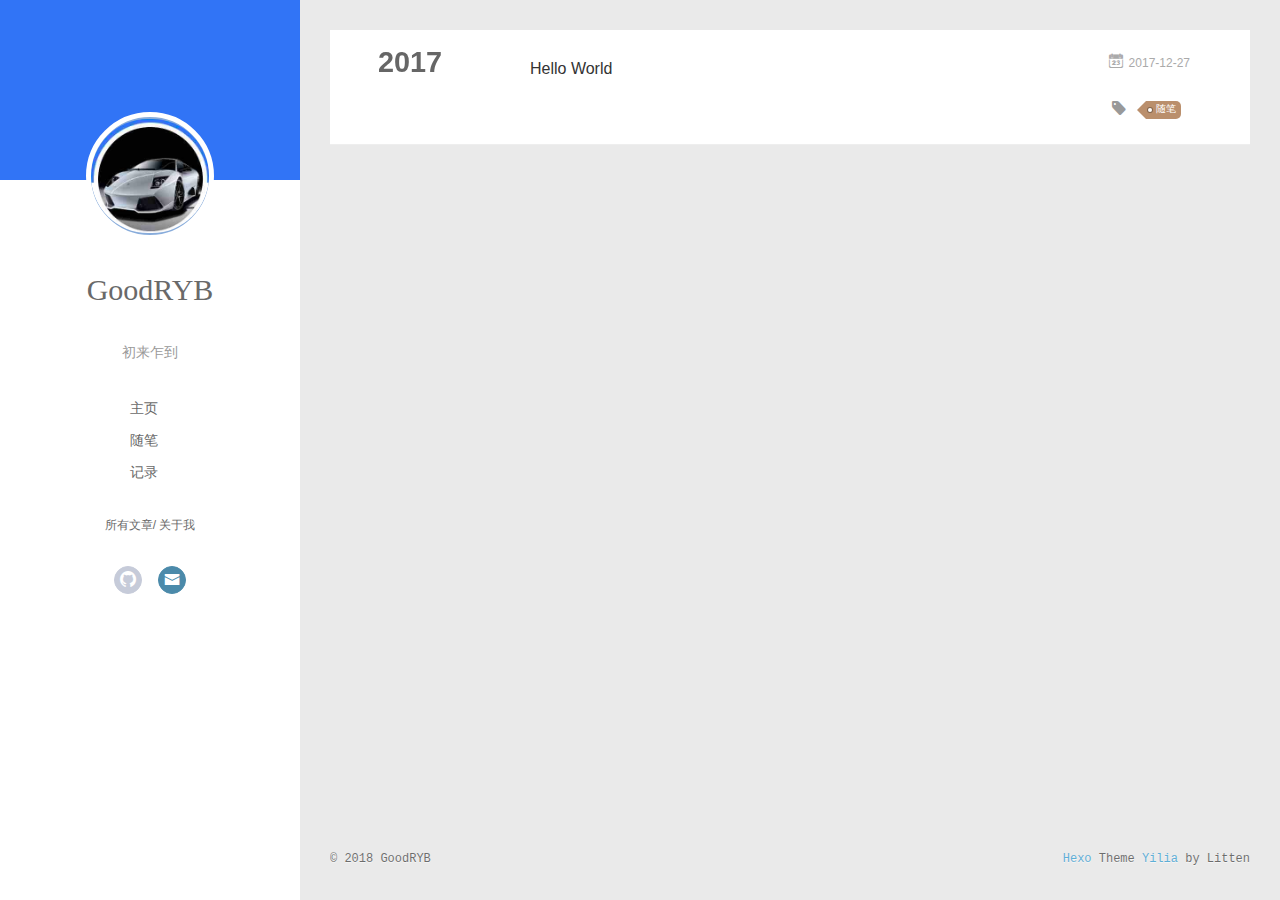
<file: tags/随笔/index.html>
<!DOCTYPE html>
<html>
<head>
  <meta charset="utf-8">
  
  <meta name="renderer" content="webkit">
  <meta http-equiv="X-UA-Compatible" content="IE=edge" >
  <link rel="dns-prefetch" href="https://goodryb.top">
  <title>Tag: 随笔 | GoodRYB的博客</title>
  <meta name="viewport" content="width=device-width, initial-scale=1, maximum-scale=1">
  <meta property="og:type" content="website">
<meta property="og:title" content="GoodRYB的博客">
<meta property="og:url" content="https://goodryb.top/tags/随笔/index.html">
<meta property="og:site_name" content="GoodRYB的博客">
<meta property="og:locale" content="zh-Hans">
<meta name="twitter:card" content="summary">
<meta name="twitter:title" content="GoodRYB的博客">
  
    <link rel="alternative" href="/atom.xml" title="GoodRYB的博客" type="application/atom+xml">
  
  
    <link rel="icon" href="/favicon.ico">
  
  <link rel="stylesheet" type="text/css" href="/./main.0cf68a.css">
  <style type="text/css">
  
    #container.show {
      background: linear-gradient(200deg,#a0cfe4,#e8c37e);
    }
  </style>
  

  

</head>

<body>
  <div id="container" q-class="show:isCtnShow">
    <canvas id="anm-canvas" class="anm-canvas"></canvas>
    <div class="left-col" q-class="show:isShow">
      
<div class="overlay" style="background: #3174f6"></div>
<div class="intrude-less">
	<header id="header" class="inner">
		<a href="/" class="profilepic">
			<img src="/img/touxiang.jpg" class="js-avatar">
		</a>
		<hgroup>
		  <h1 class="header-author"><a href="/">GoodRYB</a></h1>
		</hgroup>
		
		<p class="header-subtitle">初来乍到</p>
		

		<nav class="header-menu">
			<ul>
			
				<li><a href="/">主页</a></li>
	        
				<li><a href="/tags/随笔/">随笔</a></li>
	        
				<li><a href="/tags/记录/">记录</a></li>
	        
			</ul>
		</nav>
		<nav class="header-smart-menu">
    		
    			
    			<a q-on="click: openSlider(e, 'innerArchive')" href="javascript:void(0)">所有文章</a>
    			
            
    			
            
    			
    			<a q-on="click: openSlider(e, 'aboutme')" href="javascript:void(0)">关于我</a>
    			
            
		</nav>
		<nav class="header-nav">
			<div class="social">
				
					<a class="github" target="_blank" href="https://github.com/goodryb" title="github"><i class="icon-github"></i></a>
		        
					<a class="mail" target="_blank" href="mailto:renyabo2005@gmail.com" title="mail"><i class="icon-mail"></i></a>
		        
			</div>
		</nav>
	</header>		
</div>

    </div>
    <div class="mid-col" q-class="show:isShow,hide:isShow|isFalse">
      
<nav id="mobile-nav">
  	<div class="overlay js-overlay" style="background: #3174f6"></div>
	<div class="btnctn js-mobile-btnctn">
  		<div class="slider-trigger list" q-on="click: openSlider(e)"><i class="icon icon-sort"></i></div>
	</div>
	<div class="intrude-less">
		<header id="header" class="inner">
			<div class="profilepic">
				<img src="/img/touxiang.jpg" class="js-avatar">
			</div>
			<hgroup>
			  <h1 class="header-author js-header-author">GoodRYB</h1>
			</hgroup>
			
			<p class="header-subtitle"><i class="icon icon-quo-left"></i>初来乍到<i class="icon icon-quo-right"></i></p>
			
			
			
				
			
				
			
				
			
			
			
			<nav class="header-nav">
				<div class="social">
					
						<a class="github" target="_blank" href="https://github.com/goodryb" title="github"><i class="icon-github"></i></a>
			        
						<a class="mail" target="_blank" href="mailto:renyabo2005@gmail.com" title="mail"><i class="icon-mail"></i></a>
			        
				</div>
			</nav>

			<nav class="header-menu js-header-menu">
				<ul style="width: 70%">
				
				
					<li style="width: 33.333333333333336%"><a href="/">主页</a></li>
		        
					<li style="width: 33.333333333333336%"><a href="/tags/随笔/">随笔</a></li>
		        
					<li style="width: 33.333333333333336%"><a href="/tags/记录/">记录</a></li>
		        
				</ul>
			</nav>
		</header>				
	</div>
	<div class="mobile-mask" style="display:none" q-show="isShow"></div>
</nav>

      <div id="wrapper" class="body-wrap">
        <div class="menu-l">
          <div class="canvas-wrap">
            <canvas data-colors="#eaeaea" data-sectionHeight="100" data-contentId="js-content" id="myCanvas1" class="anm-canvas"></canvas>
          </div>
          <div id="js-content" class="content-ll">
            
  
  
    
    
      
      
      <section class="archives-wrap">
        <div class="archive-year-wrap">
          <a href="/archives/2017" class="archive-year">2017</a>
        </div>
        <div class="archives">
    
    <article class="archive-article archive-type-post">
  <div class="archive-article-inner">
    <header class="archive-article-header">
      	<div class="article-meta">
	      	<a href="/2017/12/27/hello-world/" class="archive-article-date">
  	<time datetime="2017-12-27T03:12:07.000Z" itemprop="datePublished"><i class="icon-calendar icon"></i>2017-12-27</time>
</a>
        </div>
    	 
  
    <h1 itemprop="name">
      <a class="archive-article-title" href="/2017/12/27/hello-world/">Hello World</a>
    </h1>
  

        <div class="article-info info-on-right">
          
	<div class="article-tag tagcloud">
		<i class="icon-price-tags icon"></i>
		<ul class="article-tag-list">
			 
        		<li class="article-tag-list-item">
        			<a href="javascript:void(0)" class="js-tag article-tag-list-link color3">随笔</a>
        		</li>
      		
		</ul>
	</div>

          

        </div>
        <div class="clearfix"></div>
    </header>
  </div>
</article>
  
  
    </div></section>
  

    


          </div>
        </div>
      </div>
      <footer id="footer">
  <div class="outer">
    <div id="footer-info">
    	<div class="footer-left">
    		&copy; 2018 GoodRYB
    	</div>

		<script type="text/javascript">var cnzz_protocol = (("https:" == document.location.protocol) ? " https://" : " http://");document.write(unescape("%3Cspan id='cnzz_stat_icon_1268730363'%3E%3C/span%3E%3Cscript src='" + cnzz_protocol + "s22.cnzz.com/z_stat.php%3Fid%3D1268730363%26show%3Dpic' type='text/javascript'%3E%3C/script%3E"));
		</script>

      	<div class="footer-right">
      		<a href="http://hexo.io/" target="_blank">Hexo</a>  Theme <a href="https://github.com/litten/hexo-theme-yilia" target="_blank">Yilia</a> by Litten
      	</div>
    </div>
  </div>
</footer>

    </div>
    <script>
	var yiliaConfig = {
		mathjax: false,
		isHome: false,
		isPost: false,
		isArchive: false,
		isTag: true,
		isCategory: false,
		open_in_new: false,
		toc_hide_index: true,
		root: "/",
		innerArchive: true,
		showTags: false
	}
</script>

<script>!function(t){function n(e){if(r[e])return r[e].exports;var i=r[e]={exports:{},id:e,loaded:!1};return t[e].call(i.exports,i,i.exports,n),i.loaded=!0,i.exports}var r={};n.m=t,n.c=r,n.p="./",n(0)}([function(t,n,r){r(195),t.exports=r(191)},function(t,n,r){var e=r(3),i=r(52),o=r(27),u=r(28),c=r(53),f="prototype",a=function(t,n,r){var s,l,h,v,p=t&a.F,d=t&a.G,y=t&a.S,g=t&a.P,b=t&a.B,m=d?e:y?e[n]||(e[n]={}):(e[n]||{})[f],x=d?i:i[n]||(i[n]={}),w=x[f]||(x[f]={});d&&(r=n);for(s in r)l=!p&&m&&void 0!==m[s],h=(l?m:r)[s],v=b&&l?c(h,e):g&&"function"==typeof h?c(Function.call,h):h,m&&u(m,s,h,t&a.U),x[s]!=h&&o(x,s,v),g&&w[s]!=h&&(w[s]=h)};e.core=i,a.F=1,a.G=2,a.S=4,a.P=8,a.B=16,a.W=32,a.U=64,a.R=128,t.exports=a},function(t,n,r){var e=r(6);t.exports=function(t){if(!e(t))throw TypeError(t+" is not an object!");return t}},function(t,n){var r=t.exports="undefined"!=typeof window&&window.Math==Math?window:"undefined"!=typeof self&&self.Math==Math?self:Function("return this")();"number"==typeof __g&&(__g=r)},function(t,n){t.exports=function(t){try{return!!t()}catch(t){return!0}}},function(t,n){var r=t.exports="undefined"!=typeof window&&window.Math==Math?window:"undefined"!=typeof self&&self.Math==Math?self:Function("return this")();"number"==typeof __g&&(__g=r)},function(t,n){t.exports=function(t){return"object"==typeof t?null!==t:"function"==typeof t}},function(t,n,r){var e=r(126)("wks"),i=r(76),o=r(3).Symbol,u="function"==typeof o;(t.exports=function(t){return e[t]||(e[t]=u&&o[t]||(u?o:i)("Symbol."+t))}).store=e},function(t,n){var r={}.hasOwnProperty;t.exports=function(t,n){return r.call(t,n)}},function(t,n,r){var e=r(94),i=r(33);t.exports=function(t){return e(i(t))}},function(t,n,r){t.exports=!r(4)(function(){return 7!=Object.defineProperty({},"a",{get:function(){return 7}}).a})},function(t,n,r){var e=r(2),i=r(167),o=r(50),u=Object.defineProperty;n.f=r(10)?Object.defineProperty:function(t,n,r){if(e(t),n=o(n,!0),e(r),i)try{return u(t,n,r)}catch(t){}if("get"in r||"set"in r)throw TypeError("Accessors not supported!");return"value"in r&&(t[n]=r.value),t}},function(t,n,r){t.exports=!r(18)(function(){return 7!=Object.defineProperty({},"a",{get:function(){return 7}}).a})},function(t,n,r){var e=r(14),i=r(22);t.exports=r(12)?function(t,n,r){return e.f(t,n,i(1,r))}:function(t,n,r){return t[n]=r,t}},function(t,n,r){var e=r(20),i=r(58),o=r(42),u=Object.defineProperty;n.f=r(12)?Object.defineProperty:function(t,n,r){if(e(t),n=o(n,!0),e(r),i)try{return u(t,n,r)}catch(t){}if("get"in r||"set"in r)throw TypeError("Accessors not supported!");return"value"in r&&(t[n]=r.value),t}},function(t,n,r){var e=r(40)("wks"),i=r(23),o=r(5).Symbol,u="function"==typeof o;(t.exports=function(t){return e[t]||(e[t]=u&&o[t]||(u?o:i)("Symbol."+t))}).store=e},function(t,n,r){var e=r(67),i=Math.min;t.exports=function(t){return t>0?i(e(t),9007199254740991):0}},function(t,n,r){var e=r(46);t.exports=function(t){return Object(e(t))}},function(t,n){t.exports=function(t){try{return!!t()}catch(t){return!0}}},function(t,n,r){var e=r(63),i=r(34);t.exports=Object.keys||function(t){return e(t,i)}},function(t,n,r){var e=r(21);t.exports=function(t){if(!e(t))throw TypeError(t+" is not an object!");return t}},function(t,n){t.exports=function(t){return"object"==typeof t?null!==t:"function"==typeof t}},function(t,n){t.exports=function(t,n){return{enumerable:!(1&t),configurable:!(2&t),writable:!(4&t),value:n}}},function(t,n){var r=0,e=Math.random();t.exports=function(t){return"Symbol(".concat(void 0===t?"":t,")_",(++r+e).toString(36))}},function(t,n){var r={}.hasOwnProperty;t.exports=function(t,n){return r.call(t,n)}},function(t,n){var r=t.exports={version:"2.4.0"};"number"==typeof __e&&(__e=r)},function(t,n){t.exports=function(t){if("function"!=typeof t)throw TypeError(t+" is not a function!");return t}},function(t,n,r){var e=r(11),i=r(66);t.exports=r(10)?function(t,n,r){return e.f(t,n,i(1,r))}:function(t,n,r){return t[n]=r,t}},function(t,n,r){var e=r(3),i=r(27),o=r(24),u=r(76)("src"),c="toString",f=Function[c],a=(""+f).split(c);r(52).inspectSource=function(t){return f.call(t)},(t.exports=function(t,n,r,c){var f="function"==typeof r;f&&(o(r,"name")||i(r,"name",n)),t[n]!==r&&(f&&(o(r,u)||i(r,u,t[n]?""+t[n]:a.join(String(n)))),t===e?t[n]=r:c?t[n]?t[n]=r:i(t,n,r):(delete t[n],i(t,n,r)))})(Function.prototype,c,function(){return"function"==typeof this&&this[u]||f.call(this)})},function(t,n,r){var e=r(1),i=r(4),o=r(46),u=function(t,n,r,e){var i=String(o(t)),u="<"+n;return""!==r&&(u+=" "+r+'="'+String(e).replace(/"/g,"&quot;")+'"'),u+">"+i+"</"+n+">"};t.exports=function(t,n){var r={};r[t]=n(u),e(e.P+e.F*i(function(){var n=""[t]('"');return n!==n.toLowerCase()||n.split('"').length>3}),"String",r)}},function(t,n,r){var e=r(115),i=r(46);t.exports=function(t){return e(i(t))}},function(t,n,r){var e=r(116),i=r(66),o=r(30),u=r(50),c=r(24),f=r(167),a=Object.getOwnPropertyDescriptor;n.f=r(10)?a:function(t,n){if(t=o(t),n=u(n,!0),f)try{return a(t,n)}catch(t){}if(c(t,n))return i(!e.f.call(t,n),t[n])}},function(t,n,r){var e=r(24),i=r(17),o=r(145)("IE_PROTO"),u=Object.prototype;t.exports=Object.getPrototypeOf||function(t){return t=i(t),e(t,o)?t[o]:"function"==typeof t.constructor&&t instanceof t.constructor?t.constructor.prototype:t instanceof Object?u:null}},function(t,n){t.exports=function(t){if(void 0==t)throw TypeError("Can't call method on  "+t);return t}},function(t,n){t.exports="constructor,hasOwnProperty,isPrototypeOf,propertyIsEnumerable,toLocaleString,toString,valueOf".split(",")},function(t,n){t.exports={}},function(t,n){t.exports=!0},function(t,n){n.f={}.propertyIsEnumerable},function(t,n,r){var e=r(14).f,i=r(8),o=r(15)("toStringTag");t.exports=function(t,n,r){t&&!i(t=r?t:t.prototype,o)&&e(t,o,{configurable:!0,value:n})}},function(t,n,r){var e=r(40)("keys"),i=r(23);t.exports=function(t){return e[t]||(e[t]=i(t))}},function(t,n,r){var e=r(5),i="__core-js_shared__",o=e[i]||(e[i]={});t.exports=function(t){return o[t]||(o[t]={})}},function(t,n){var r=Math.ceil,e=Math.floor;t.exports=function(t){return isNaN(t=+t)?0:(t>0?e:r)(t)}},function(t,n,r){var e=r(21);t.exports=function(t,n){if(!e(t))return t;var r,i;if(n&&"function"==typeof(r=t.toString)&&!e(i=r.call(t)))return i;if("function"==typeof(r=t.valueOf)&&!e(i=r.call(t)))return i;if(!n&&"function"==typeof(r=t.toString)&&!e(i=r.call(t)))return i;throw TypeError("Can't convert object to primitive value")}},function(t,n,r){var e=r(5),i=r(25),o=r(36),u=r(44),c=r(14).f;t.exports=function(t){var n=i.Symbol||(i.Symbol=o?{}:e.Symbol||{});"_"==t.charAt(0)||t in n||c(n,t,{value:u.f(t)})}},function(t,n,r){n.f=r(15)},function(t,n){var r={}.toString;t.exports=function(t){return r.call(t).slice(8,-1)}},function(t,n){t.exports=function(t){if(void 0==t)throw TypeError("Can't call method on  "+t);return t}},function(t,n,r){var e=r(4);t.exports=function(t,n){return!!t&&e(function(){n?t.call(null,function(){},1):t.call(null)})}},function(t,n,r){var e=r(53),i=r(115),o=r(17),u=r(16),c=r(203);t.exports=function(t,n){var r=1==t,f=2==t,a=3==t,s=4==t,l=6==t,h=5==t||l,v=n||c;return function(n,c,p){for(var d,y,g=o(n),b=i(g),m=e(c,p,3),x=u(b.length),w=0,S=r?v(n,x):f?v(n,0):void 0;x>w;w++)if((h||w in b)&&(d=b[w],y=m(d,w,g),t))if(r)S[w]=y;else if(y)switch(t){case 3:return!0;case 5:return d;case 6:return w;case 2:S.push(d)}else if(s)return!1;return l?-1:a||s?s:S}}},function(t,n,r){var e=r(1),i=r(52),o=r(4);t.exports=function(t,n){var r=(i.Object||{})[t]||Object[t],u={};u[t]=n(r),e(e.S+e.F*o(function(){r(1)}),"Object",u)}},function(t,n,r){var e=r(6);t.exports=function(t,n){if(!e(t))return t;var r,i;if(n&&"function"==typeof(r=t.toString)&&!e(i=r.call(t)))return i;if("function"==typeof(r=t.valueOf)&&!e(i=r.call(t)))return i;if(!n&&"function"==typeof(r=t.toString)&&!e(i=r.call(t)))return i;throw TypeError("Can't convert object to primitive value")}},function(t,n,r){var e=r(5),i=r(25),o=r(91),u=r(13),c="prototype",f=function(t,n,r){var a,s,l,h=t&f.F,v=t&f.G,p=t&f.S,d=t&f.P,y=t&f.B,g=t&f.W,b=v?i:i[n]||(i[n]={}),m=b[c],x=v?e:p?e[n]:(e[n]||{})[c];v&&(r=n);for(a in r)(s=!h&&x&&void 0!==x[a])&&a in b||(l=s?x[a]:r[a],b[a]=v&&"function"!=typeof x[a]?r[a]:y&&s?o(l,e):g&&x[a]==l?function(t){var n=function(n,r,e){if(this instanceof t){switch(arguments.length){case 0:return new t;case 1:return new t(n);case 2:return new t(n,r)}return new t(n,r,e)}return t.apply(this,arguments)};return n[c]=t[c],n}(l):d&&"function"==typeof l?o(Function.call,l):l,d&&((b.virtual||(b.virtual={}))[a]=l,t&f.R&&m&&!m[a]&&u(m,a,l)))};f.F=1,f.G=2,f.S=4,f.P=8,f.B=16,f.W=32,f.U=64,f.R=128,t.exports=f},function(t,n){var r=t.exports={version:"2.4.0"};"number"==typeof __e&&(__e=r)},function(t,n,r){var e=r(26);t.exports=function(t,n,r){if(e(t),void 0===n)return t;switch(r){case 1:return function(r){return t.call(n,r)};case 2:return function(r,e){return t.call(n,r,e)};case 3:return function(r,e,i){return t.call(n,r,e,i)}}return function(){return t.apply(n,arguments)}}},function(t,n,r){var e=r(183),i=r(1),o=r(126)("metadata"),u=o.store||(o.store=new(r(186))),c=function(t,n,r){var i=u.get(t);if(!i){if(!r)return;u.set(t,i=new e)}var o=i.get(n);if(!o){if(!r)return;i.set(n,o=new e)}return o},f=function(t,n,r){var e=c(n,r,!1);return void 0!==e&&e.has(t)},a=function(t,n,r){var e=c(n,r,!1);return void 0===e?void 0:e.get(t)},s=function(t,n,r,e){c(r,e,!0).set(t,n)},l=function(t,n){var r=c(t,n,!1),e=[];return r&&r.forEach(function(t,n){e.push(n)}),e},h=function(t){return void 0===t||"symbol"==typeof t?t:String(t)},v=function(t){i(i.S,"Reflect",t)};t.exports={store:u,map:c,has:f,get:a,set:s,keys:l,key:h,exp:v}},function(t,n,r){"use strict";if(r(10)){var e=r(69),i=r(3),o=r(4),u=r(1),c=r(127),f=r(152),a=r(53),s=r(68),l=r(66),h=r(27),v=r(73),p=r(67),d=r(16),y=r(75),g=r(50),b=r(24),m=r(180),x=r(114),w=r(6),S=r(17),_=r(137),O=r(70),E=r(32),P=r(71).f,j=r(154),F=r(76),M=r(7),A=r(48),N=r(117),T=r(146),I=r(155),k=r(80),L=r(123),R=r(74),C=r(130),D=r(160),U=r(11),W=r(31),G=U.f,B=W.f,V=i.RangeError,z=i.TypeError,q=i.Uint8Array,K="ArrayBuffer",J="Shared"+K,Y="BYTES_PER_ELEMENT",H="prototype",$=Array[H],X=f.ArrayBuffer,Q=f.DataView,Z=A(0),tt=A(2),nt=A(3),rt=A(4),et=A(5),it=A(6),ot=N(!0),ut=N(!1),ct=I.values,ft=I.keys,at=I.entries,st=$.lastIndexOf,lt=$.reduce,ht=$.reduceRight,vt=$.join,pt=$.sort,dt=$.slice,yt=$.toString,gt=$.toLocaleString,bt=M("iterator"),mt=M("toStringTag"),xt=F("typed_constructor"),wt=F("def_constructor"),St=c.CONSTR,_t=c.TYPED,Ot=c.VIEW,Et="Wrong length!",Pt=A(1,function(t,n){return Tt(T(t,t[wt]),n)}),jt=o(function(){return 1===new q(new Uint16Array([1]).buffer)[0]}),Ft=!!q&&!!q[H].set&&o(function(){new q(1).set({})}),Mt=function(t,n){if(void 0===t)throw z(Et);var r=+t,e=d(t);if(n&&!m(r,e))throw V(Et);return e},At=function(t,n){var r=p(t);if(r<0||r%n)throw V("Wrong offset!");return r},Nt=function(t){if(w(t)&&_t in t)return t;throw z(t+" is not a typed array!")},Tt=function(t,n){if(!(w(t)&&xt in t))throw z("It is not a typed array constructor!");return new t(n)},It=function(t,n){return kt(T(t,t[wt]),n)},kt=function(t,n){for(var r=0,e=n.length,i=Tt(t,e);e>r;)i[r]=n[r++];return i},Lt=function(t,n,r){G(t,n,{get:function(){return this._d[r]}})},Rt=function(t){var n,r,e,i,o,u,c=S(t),f=arguments.length,s=f>1?arguments[1]:void 0,l=void 0!==s,h=j(c);if(void 0!=h&&!_(h)){for(u=h.call(c),e=[],n=0;!(o=u.next()).done;n++)e.push(o.value);c=e}for(l&&f>2&&(s=a(s,arguments[2],2)),n=0,r=d(c.length),i=Tt(this,r);r>n;n++)i[n]=l?s(c[n],n):c[n];return i},Ct=function(){for(var t=0,n=arguments.length,r=Tt(this,n);n>t;)r[t]=arguments[t++];return r},Dt=!!q&&o(function(){gt.call(new q(1))}),Ut=function(){return gt.apply(Dt?dt.call(Nt(this)):Nt(this),arguments)},Wt={copyWithin:function(t,n){return D.call(Nt(this),t,n,arguments.length>2?arguments[2]:void 0)},every:function(t){return rt(Nt(this),t,arguments.length>1?arguments[1]:void 0)},fill:function(t){return C.apply(Nt(this),arguments)},filter:function(t){return It(this,tt(Nt(this),t,arguments.length>1?arguments[1]:void 0))},find:function(t){return et(Nt(this),t,arguments.length>1?arguments[1]:void 0)},findIndex:function(t){return it(Nt(this),t,arguments.length>1?arguments[1]:void 0)},forEach:function(t){Z(Nt(this),t,arguments.length>1?arguments[1]:void 0)},indexOf:function(t){return ut(Nt(this),t,arguments.length>1?arguments[1]:void 0)},includes:function(t){return ot(Nt(this),t,arguments.length>1?arguments[1]:void 0)},join:function(t){return vt.apply(Nt(this),arguments)},lastIndexOf:function(t){return st.apply(Nt(this),arguments)},map:function(t){return Pt(Nt(this),t,arguments.length>1?arguments[1]:void 0)},reduce:function(t){return lt.apply(Nt(this),arguments)},reduceRight:function(t){return ht.apply(Nt(this),arguments)},reverse:function(){for(var t,n=this,r=Nt(n).length,e=Math.floor(r/2),i=0;i<e;)t=n[i],n[i++]=n[--r],n[r]=t;return n},some:function(t){return nt(Nt(this),t,arguments.length>1?arguments[1]:void 0)},sort:function(t){return pt.call(Nt(this),t)},subarray:function(t,n){var r=Nt(this),e=r.length,i=y(t,e);return new(T(r,r[wt]))(r.buffer,r.byteOffset+i*r.BYTES_PER_ELEMENT,d((void 0===n?e:y(n,e))-i))}},Gt=function(t,n){return It(this,dt.call(Nt(this),t,n))},Bt=function(t){Nt(this);var n=At(arguments[1],1),r=this.length,e=S(t),i=d(e.length),o=0;if(i+n>r)throw V(Et);for(;o<i;)this[n+o]=e[o++]},Vt={entries:function(){return at.call(Nt(this))},keys:function(){return ft.call(Nt(this))},values:function(){return ct.call(Nt(this))}},zt=function(t,n){return w(t)&&t[_t]&&"symbol"!=typeof n&&n in t&&String(+n)==String(n)},qt=function(t,n){return zt(t,n=g(n,!0))?l(2,t[n]):B(t,n)},Kt=function(t,n,r){return!(zt(t,n=g(n,!0))&&w(r)&&b(r,"value"))||b(r,"get")||b(r,"set")||r.configurable||b(r,"writable")&&!r.writable||b(r,"enumerable")&&!r.enumerable?G(t,n,r):(t[n]=r.value,t)};St||(W.f=qt,U.f=Kt),u(u.S+u.F*!St,"Object",{getOwnPropertyDescriptor:qt,defineProperty:Kt}),o(function(){yt.call({})})&&(yt=gt=function(){return vt.call(this)});var Jt=v({},Wt);v(Jt,Vt),h(Jt,bt,Vt.values),v(Jt,{slice:Gt,set:Bt,constructor:function(){},toString:yt,toLocaleString:Ut}),Lt(Jt,"buffer","b"),Lt(Jt,"byteOffset","o"),Lt(Jt,"byteLength","l"),Lt(Jt,"length","e"),G(Jt,mt,{get:function(){return this[_t]}}),t.exports=function(t,n,r,f){f=!!f;var a=t+(f?"Clamped":"")+"Array",l="Uint8Array"!=a,v="get"+t,p="set"+t,y=i[a],g=y||{},b=y&&E(y),m=!y||!c.ABV,S={},_=y&&y[H],j=function(t,r){var e=t._d;return e.v[v](r*n+e.o,jt)},F=function(t,r,e){var i=t._d;f&&(e=(e=Math.round(e))<0?0:e>255?255:255&e),i.v[p](r*n+i.o,e,jt)},M=function(t,n){G(t,n,{get:function(){return j(this,n)},set:function(t){return F(this,n,t)},enumerable:!0})};m?(y=r(function(t,r,e,i){s(t,y,a,"_d");var o,u,c,f,l=0,v=0;if(w(r)){if(!(r instanceof X||(f=x(r))==K||f==J))return _t in r?kt(y,r):Rt.call(y,r);o=r,v=At(e,n);var p=r.byteLength;if(void 0===i){if(p%n)throw V(Et);if((u=p-v)<0)throw V(Et)}else if((u=d(i)*n)+v>p)throw V(Et);c=u/n}else c=Mt(r,!0),u=c*n,o=new X(u);for(h(t,"_d",{b:o,o:v,l:u,e:c,v:new Q(o)});l<c;)M(t,l++)}),_=y[H]=O(Jt),h(_,"constructor",y)):L(function(t){new y(null),new y(t)},!0)||(y=r(function(t,r,e,i){s(t,y,a);var o;return w(r)?r instanceof X||(o=x(r))==K||o==J?void 0!==i?new g(r,At(e,n),i):void 0!==e?new g(r,At(e,n)):new g(r):_t in r?kt(y,r):Rt.call(y,r):new g(Mt(r,l))}),Z(b!==Function.prototype?P(g).concat(P(b)):P(g),function(t){t in y||h(y,t,g[t])}),y[H]=_,e||(_.constructor=y));var A=_[bt],N=!!A&&("values"==A.name||void 0==A.name),T=Vt.values;h(y,xt,!0),h(_,_t,a),h(_,Ot,!0),h(_,wt,y),(f?new y(1)[mt]==a:mt in _)||G(_,mt,{get:function(){return a}}),S[a]=y,u(u.G+u.W+u.F*(y!=g),S),u(u.S,a,{BYTES_PER_ELEMENT:n,from:Rt,of:Ct}),Y in _||h(_,Y,n),u(u.P,a,Wt),R(a),u(u.P+u.F*Ft,a,{set:Bt}),u(u.P+u.F*!N,a,Vt),u(u.P+u.F*(_.toString!=yt),a,{toString:yt}),u(u.P+u.F*o(function(){new y(1).slice()}),a,{slice:Gt}),u(u.P+u.F*(o(function(){return[1,2].toLocaleString()!=new y([1,2]).toLocaleString()})||!o(function(){_.toLocaleString.call([1,2])})),a,{toLocaleString:Ut}),k[a]=N?A:T,e||N||h(_,bt,T)}}else t.exports=function(){}},function(t,n){var r={}.toString;t.exports=function(t){return r.call(t).slice(8,-1)}},function(t,n,r){var e=r(21),i=r(5).document,o=e(i)&&e(i.createElement);t.exports=function(t){return o?i.createElement(t):{}}},function(t,n,r){t.exports=!r(12)&&!r(18)(function(){return 7!=Object.defineProperty(r(57)("div"),"a",{get:function(){return 7}}).a})},function(t,n,r){"use strict";var e=r(36),i=r(51),o=r(64),u=r(13),c=r(8),f=r(35),a=r(96),s=r(38),l=r(103),h=r(15)("iterator"),v=!([].keys&&"next"in[].keys()),p="keys",d="values",y=function(){return this};t.exports=function(t,n,r,g,b,m,x){a(r,n,g);var w,S,_,O=function(t){if(!v&&t in F)return F[t];switch(t){case p:case d:return function(){return new r(this,t)}}return function(){return new r(this,t)}},E=n+" Iterator",P=b==d,j=!1,F=t.prototype,M=F[h]||F["@@iterator"]||b&&F[b],A=M||O(b),N=b?P?O("entries"):A:void 0,T="Array"==n?F.entries||M:M;if(T&&(_=l(T.call(new t)))!==Object.prototype&&(s(_,E,!0),e||c(_,h)||u(_,h,y)),P&&M&&M.name!==d&&(j=!0,A=function(){return M.call(this)}),e&&!x||!v&&!j&&F[h]||u(F,h,A),f[n]=A,f[E]=y,b)if(w={values:P?A:O(d),keys:m?A:O(p),entries:N},x)for(S in w)S in F||o(F,S,w[S]);else i(i.P+i.F*(v||j),n,w);return w}},function(t,n,r){var e=r(20),i=r(100),o=r(34),u=r(39)("IE_PROTO"),c=function(){},f="prototype",a=function(){var t,n=r(57)("iframe"),e=o.length;for(n.style.display="none",r(93).appendChild(n),n.src="javascript:",t=n.contentWindow.document,t.open(),t.write("<script>document.F=Object<\/script>"),t.close(),a=t.F;e--;)delete a[f][o[e]];return a()};t.exports=Object.create||function(t,n){var r;return null!==t?(c[f]=e(t),r=new c,c[f]=null,r[u]=t):r=a(),void 0===n?r:i(r,n)}},function(t,n,r){var e=r(63),i=r(34).concat("length","prototype");n.f=Object.getOwnPropertyNames||function(t){return e(t,i)}},function(t,n){n.f=Object.getOwnPropertySymbols},function(t,n,r){var e=r(8),i=r(9),o=r(90)(!1),u=r(39)("IE_PROTO");t.exports=function(t,n){var r,c=i(t),f=0,a=[];for(r in c)r!=u&&e(c,r)&&a.push(r);for(;n.length>f;)e(c,r=n[f++])&&(~o(a,r)||a.push(r));return a}},function(t,n,r){t.exports=r(13)},function(t,n,r){var e=r(76)("meta"),i=r(6),o=r(24),u=r(11).f,c=0,f=Object.isExtensible||function(){return!0},a=!r(4)(function(){return f(Object.preventExtensions({}))}),s=function(t){u(t,e,{value:{i:"O"+ ++c,w:{}}})},l=function(t,n){if(!i(t))return"symbol"==typeof t?t:("string"==typeof t?"S":"P")+t;if(!o(t,e)){if(!f(t))return"F";if(!n)return"E";s(t)}return t[e].i},h=function(t,n){if(!o(t,e)){if(!f(t))return!0;if(!n)return!1;s(t)}return t[e].w},v=function(t){return a&&p.NEED&&f(t)&&!o(t,e)&&s(t),t},p=t.exports={KEY:e,NEED:!1,fastKey:l,getWeak:h,onFreeze:v}},function(t,n){t.exports=function(t,n){return{enumerable:!(1&t),configurable:!(2&t),writable:!(4&t),value:n}}},function(t,n){var r=Math.ceil,e=Math.floor;t.exports=function(t){return isNaN(t=+t)?0:(t>0?e:r)(t)}},function(t,n){t.exports=function(t,n,r,e){if(!(t instanceof n)||void 0!==e&&e in t)throw TypeError(r+": incorrect invocation!");return t}},function(t,n){t.exports=!1},function(t,n,r){var e=r(2),i=r(173),o=r(133),u=r(145)("IE_PROTO"),c=function(){},f="prototype",a=function(){var t,n=r(132)("iframe"),e=o.length;for(n.style.display="none",r(135).appendChild(n),n.src="javascript:",t=n.contentWindow.document,t.open(),t.write("<script>document.F=Object<\/script>"),t.close(),a=t.F;e--;)delete a[f][o[e]];return a()};t.exports=Object.create||function(t,n){var r;return null!==t?(c[f]=e(t),r=new c,c[f]=null,r[u]=t):r=a(),void 0===n?r:i(r,n)}},function(t,n,r){var e=r(175),i=r(133).concat("length","prototype");n.f=Object.getOwnPropertyNames||function(t){return e(t,i)}},function(t,n,r){var e=r(175),i=r(133);t.exports=Object.keys||function(t){return e(t,i)}},function(t,n,r){var e=r(28);t.exports=function(t,n,r){for(var i in n)e(t,i,n[i],r);return t}},function(t,n,r){"use strict";var e=r(3),i=r(11),o=r(10),u=r(7)("species");t.exports=function(t){var n=e[t];o&&n&&!n[u]&&i.f(n,u,{configurable:!0,get:function(){return this}})}},function(t,n,r){var e=r(67),i=Math.max,o=Math.min;t.exports=function(t,n){return t=e(t),t<0?i(t+n,0):o(t,n)}},function(t,n){var r=0,e=Math.random();t.exports=function(t){return"Symbol(".concat(void 0===t?"":t,")_",(++r+e).toString(36))}},function(t,n,r){var e=r(33);t.exports=function(t){return Object(e(t))}},function(t,n,r){var e=r(7)("unscopables"),i=Array.prototype;void 0==i[e]&&r(27)(i,e,{}),t.exports=function(t){i[e][t]=!0}},function(t,n,r){var e=r(53),i=r(169),o=r(137),u=r(2),c=r(16),f=r(154),a={},s={},n=t.exports=function(t,n,r,l,h){var v,p,d,y,g=h?function(){return t}:f(t),b=e(r,l,n?2:1),m=0;if("function"!=typeof g)throw TypeError(t+" is not iterable!");if(o(g)){for(v=c(t.length);v>m;m++)if((y=n?b(u(p=t[m])[0],p[1]):b(t[m]))===a||y===s)return y}else for(d=g.call(t);!(p=d.next()).done;)if((y=i(d,b,p.value,n))===a||y===s)return y};n.BREAK=a,n.RETURN=s},function(t,n){t.exports={}},function(t,n,r){var e=r(11).f,i=r(24),o=r(7)("toStringTag");t.exports=function(t,n,r){t&&!i(t=r?t:t.prototype,o)&&e(t,o,{configurable:!0,value:n})}},function(t,n,r){var e=r(1),i=r(46),o=r(4),u=r(150),c="["+u+"]",f="​",a=RegExp("^"+c+c+"*"),s=RegExp(c+c+"*$"),l=function(t,n,r){var i={},c=o(function(){return!!u[t]()||f[t]()!=f}),a=i[t]=c?n(h):u[t];r&&(i[r]=a),e(e.P+e.F*c,"String",i)},h=l.trim=function(t,n){return t=String(i(t)),1&n&&(t=t.replace(a,"")),2&n&&(t=t.replace(s,"")),t};t.exports=l},function(t,n,r){t.exports={default:r(86),__esModule:!0}},function(t,n,r){t.exports={default:r(87),__esModule:!0}},function(t,n,r){"use strict";function e(t){return t&&t.__esModule?t:{default:t}}n.__esModule=!0;var i=r(84),o=e(i),u=r(83),c=e(u),f="function"==typeof c.default&&"symbol"==typeof o.default?function(t){return typeof t}:function(t){return t&&"function"==typeof c.default&&t.constructor===c.default&&t!==c.default.prototype?"symbol":typeof t};n.default="function"==typeof c.default&&"symbol"===f(o.default)?function(t){return void 0===t?"undefined":f(t)}:function(t){return t&&"function"==typeof c.default&&t.constructor===c.default&&t!==c.default.prototype?"symbol":void 0===t?"undefined":f(t)}},function(t,n,r){r(110),r(108),r(111),r(112),t.exports=r(25).Symbol},function(t,n,r){r(109),r(113),t.exports=r(44).f("iterator")},function(t,n){t.exports=function(t){if("function"!=typeof t)throw TypeError(t+" is not a function!");return t}},function(t,n){t.exports=function(){}},function(t,n,r){var e=r(9),i=r(106),o=r(105);t.exports=function(t){return function(n,r,u){var c,f=e(n),a=i(f.length),s=o(u,a);if(t&&r!=r){for(;a>s;)if((c=f[s++])!=c)return!0}else for(;a>s;s++)if((t||s in f)&&f[s]===r)return t||s||0;return!t&&-1}}},function(t,n,r){var e=r(88);t.exports=function(t,n,r){if(e(t),void 0===n)return t;switch(r){case 1:return function(r){return t.call(n,r)};case 2:return function(r,e){return t.call(n,r,e)};case 3:return function(r,e,i){return t.call(n,r,e,i)}}return function(){return t.apply(n,arguments)}}},function(t,n,r){var e=r(19),i=r(62),o=r(37);t.exports=function(t){var n=e(t),r=i.f;if(r)for(var u,c=r(t),f=o.f,a=0;c.length>a;)f.call(t,u=c[a++])&&n.push(u);return n}},function(t,n,r){t.exports=r(5).document&&document.documentElement},function(t,n,r){var e=r(56);t.exports=Object("z").propertyIsEnumerable(0)?Object:function(t){return"String"==e(t)?t.split(""):Object(t)}},function(t,n,r){var e=r(56);t.exports=Array.isArray||function(t){return"Array"==e(t)}},function(t,n,r){"use strict";var e=r(60),i=r(22),o=r(38),u={};r(13)(u,r(15)("iterator"),function(){return this}),t.exports=function(t,n,r){t.prototype=e(u,{next:i(1,r)}),o(t,n+" Iterator")}},function(t,n){t.exports=function(t,n){return{value:n,done:!!t}}},function(t,n,r){var e=r(19),i=r(9);t.exports=function(t,n){for(var r,o=i(t),u=e(o),c=u.length,f=0;c>f;)if(o[r=u[f++]]===n)return r}},function(t,n,r){var e=r(23)("meta"),i=r(21),o=r(8),u=r(14).f,c=0,f=Object.isExtensible||function(){return!0},a=!r(18)(function(){return f(Object.preventExtensions({}))}),s=function(t){u(t,e,{value:{i:"O"+ ++c,w:{}}})},l=function(t,n){if(!i(t))return"symbol"==typeof t?t:("string"==typeof t?"S":"P")+t;if(!o(t,e)){if(!f(t))return"F";if(!n)return"E";s(t)}return t[e].i},h=function(t,n){if(!o(t,e)){if(!f(t))return!0;if(!n)return!1;s(t)}return t[e].w},v=function(t){return a&&p.NEED&&f(t)&&!o(t,e)&&s(t),t},p=t.exports={KEY:e,NEED:!1,fastKey:l,getWeak:h,onFreeze:v}},function(t,n,r){var e=r(14),i=r(20),o=r(19);t.exports=r(12)?Object.defineProperties:function(t,n){i(t);for(var r,u=o(n),c=u.length,f=0;c>f;)e.f(t,r=u[f++],n[r]);return t}},function(t,n,r){var e=r(37),i=r(22),o=r(9),u=r(42),c=r(8),f=r(58),a=Object.getOwnPropertyDescriptor;n.f=r(12)?a:function(t,n){if(t=o(t),n=u(n,!0),f)try{return a(t,n)}catch(t){}if(c(t,n))return i(!e.f.call(t,n),t[n])}},function(t,n,r){var e=r(9),i=r(61).f,o={}.toString,u="object"==typeof window&&window&&Object.getOwnPropertyNames?Object.getOwnPropertyNames(window):[],c=function(t){try{return i(t)}catch(t){return u.slice()}};t.exports.f=function(t){return u&&"[object Window]"==o.call(t)?c(t):i(e(t))}},function(t,n,r){var e=r(8),i=r(77),o=r(39)("IE_PROTO"),u=Object.prototype;t.exports=Object.getPrototypeOf||function(t){return t=i(t),e(t,o)?t[o]:"function"==typeof t.constructor&&t instanceof t.constructor?t.constructor.prototype:t instanceof Object?u:null}},function(t,n,r){var e=r(41),i=r(33);t.exports=function(t){return function(n,r){var o,u,c=String(i(n)),f=e(r),a=c.length;return f<0||f>=a?t?"":void 0:(o=c.charCodeAt(f),o<55296||o>56319||f+1===a||(u=c.charCodeAt(f+1))<56320||u>57343?t?c.charAt(f):o:t?c.slice(f,f+2):u-56320+(o-55296<<10)+65536)}}},function(t,n,r){var e=r(41),i=Math.max,o=Math.min;t.exports=function(t,n){return t=e(t),t<0?i(t+n,0):o(t,n)}},function(t,n,r){var e=r(41),i=Math.min;t.exports=function(t){return t>0?i(e(t),9007199254740991):0}},function(t,n,r){"use strict";var e=r(89),i=r(97),o=r(35),u=r(9);t.exports=r(59)(Array,"Array",function(t,n){this._t=u(t),this._i=0,this._k=n},function(){var t=this._t,n=this._k,r=this._i++;return!t||r>=t.length?(this._t=void 0,i(1)):"keys"==n?i(0,r):"values"==n?i(0,t[r]):i(0,[r,t[r]])},"values"),o.Arguments=o.Array,e("keys"),e("values"),e("entries")},function(t,n){},function(t,n,r){"use strict";var e=r(104)(!0);r(59)(String,"String",function(t){this._t=String(t),this._i=0},function(){var t,n=this._t,r=this._i;return r>=n.length?{value:void 0,done:!0}:(t=e(n,r),this._i+=t.length,{value:t,done:!1})})},function(t,n,r){"use strict";var e=r(5),i=r(8),o=r(12),u=r(51),c=r(64),f=r(99).KEY,a=r(18),s=r(40),l=r(38),h=r(23),v=r(15),p=r(44),d=r(43),y=r(98),g=r(92),b=r(95),m=r(20),x=r(9),w=r(42),S=r(22),_=r(60),O=r(102),E=r(101),P=r(14),j=r(19),F=E.f,M=P.f,A=O.f,N=e.Symbol,T=e.JSON,I=T&&T.stringify,k="prototype",L=v("_hidden"),R=v("toPrimitive"),C={}.propertyIsEnumerable,D=s("symbol-registry"),U=s("symbols"),W=s("op-symbols"),G=Object[k],B="function"==typeof N,V=e.QObject,z=!V||!V[k]||!V[k].findChild,q=o&&a(function(){return 7!=_(M({},"a",{get:function(){return M(this,"a",{value:7}).a}})).a})?function(t,n,r){var e=F(G,n);e&&delete G[n],M(t,n,r),e&&t!==G&&M(G,n,e)}:M,K=function(t){var n=U[t]=_(N[k]);return n._k=t,n},J=B&&"symbol"==typeof N.iterator?function(t){return"symbol"==typeof t}:function(t){return t instanceof N},Y=function(t,n,r){return t===G&&Y(W,n,r),m(t),n=w(n,!0),m(r),i(U,n)?(r.enumerable?(i(t,L)&&t[L][n]&&(t[L][n]=!1),r=_(r,{enumerable:S(0,!1)})):(i(t,L)||M(t,L,S(1,{})),t[L][n]=!0),q(t,n,r)):M(t,n,r)},H=function(t,n){m(t);for(var r,e=g(n=x(n)),i=0,o=e.length;o>i;)Y(t,r=e[i++],n[r]);return t},$=function(t,n){return void 0===n?_(t):H(_(t),n)},X=function(t){var n=C.call(this,t=w(t,!0));return!(this===G&&i(U,t)&&!i(W,t))&&(!(n||!i(this,t)||!i(U,t)||i(this,L)&&this[L][t])||n)},Q=function(t,n){if(t=x(t),n=w(n,!0),t!==G||!i(U,n)||i(W,n)){var r=F(t,n);return!r||!i(U,n)||i(t,L)&&t[L][n]||(r.enumerable=!0),r}},Z=function(t){for(var n,r=A(x(t)),e=[],o=0;r.length>o;)i(U,n=r[o++])||n==L||n==f||e.push(n);return e},tt=function(t){for(var n,r=t===G,e=A(r?W:x(t)),o=[],u=0;e.length>u;)!i(U,n=e[u++])||r&&!i(G,n)||o.push(U[n]);return o};B||(N=function(){if(this instanceof N)throw TypeError("Symbol is not a constructor!");var t=h(arguments.length>0?arguments[0]:void 0),n=function(r){this===G&&n.call(W,r),i(this,L)&&i(this[L],t)&&(this[L][t]=!1),q(this,t,S(1,r))};return o&&z&&q(G,t,{configurable:!0,set:n}),K(t)},c(N[k],"toString",function(){return this._k}),E.f=Q,P.f=Y,r(61).f=O.f=Z,r(37).f=X,r(62).f=tt,o&&!r(36)&&c(G,"propertyIsEnumerable",X,!0),p.f=function(t){return K(v(t))}),u(u.G+u.W+u.F*!B,{Symbol:N});for(var nt="hasInstance,isConcatSpreadable,iterator,match,replace,search,species,split,toPrimitive,toStringTag,unscopables".split(","),rt=0;nt.length>rt;)v(nt[rt++]);for(var nt=j(v.store),rt=0;nt.length>rt;)d(nt[rt++]);u(u.S+u.F*!B,"Symbol",{for:function(t){return i(D,t+="")?D[t]:D[t]=N(t)},keyFor:function(t){if(J(t))return y(D,t);throw TypeError(t+" is not a symbol!")},useSetter:function(){z=!0},useSimple:function(){z=!1}}),u(u.S+u.F*!B,"Object",{create:$,defineProperty:Y,defineProperties:H,getOwnPropertyDescriptor:Q,getOwnPropertyNames:Z,getOwnPropertySymbols:tt}),T&&u(u.S+u.F*(!B||a(function(){var t=N();return"[null]"!=I([t])||"{}"!=I({a:t})||"{}"!=I(Object(t))})),"JSON",{stringify:function(t){if(void 0!==t&&!J(t)){for(var n,r,e=[t],i=1;arguments.length>i;)e.push(arguments[i++]);return n=e[1],"function"==typeof n&&(r=n),!r&&b(n)||(n=function(t,n){if(r&&(n=r.call(this,t,n)),!J(n))return n}),e[1]=n,I.apply(T,e)}}}),N[k][R]||r(13)(N[k],R,N[k].valueOf),l(N,"Symbol"),l(Math,"Math",!0),l(e.JSON,"JSON",!0)},function(t,n,r){r(43)("asyncIterator")},function(t,n,r){r(43)("observable")},function(t,n,r){r(107);for(var e=r(5),i=r(13),o=r(35),u=r(15)("toStringTag"),c=["NodeList","DOMTokenList","MediaList","StyleSheetList","CSSRuleList"],f=0;f<5;f++){var a=c[f],s=e[a],l=s&&s.prototype;l&&!l[u]&&i(l,u,a),o[a]=o.Array}},function(t,n,r){var e=r(45),i=r(7)("toStringTag"),o="Arguments"==e(function(){return arguments}()),u=function(t,n){try{return t[n]}catch(t){}};t.exports=function(t){var n,r,c;return void 0===t?"Undefined":null===t?"Null":"string"==typeof(r=u(n=Object(t),i))?r:o?e(n):"Object"==(c=e(n))&&"function"==typeof n.callee?"Arguments":c}},function(t,n,r){var e=r(45);t.exports=Object("z").propertyIsEnumerable(0)?Object:function(t){return"String"==e(t)?t.split(""):Object(t)}},function(t,n){n.f={}.propertyIsEnumerable},function(t,n,r){var e=r(30),i=r(16),o=r(75);t.exports=function(t){return function(n,r,u){var c,f=e(n),a=i(f.length),s=o(u,a);if(t&&r!=r){for(;a>s;)if((c=f[s++])!=c)return!0}else for(;a>s;s++)if((t||s in f)&&f[s]===r)return t||s||0;return!t&&-1}}},function(t,n,r){"use strict";var e=r(3),i=r(1),o=r(28),u=r(73),c=r(65),f=r(79),a=r(68),s=r(6),l=r(4),h=r(123),v=r(81),p=r(136);t.exports=function(t,n,r,d,y,g){var b=e[t],m=b,x=y?"set":"add",w=m&&m.prototype,S={},_=function(t){var n=w[t];o(w,t,"delete"==t?function(t){return!(g&&!s(t))&&n.call(this,0===t?0:t)}:"has"==t?function(t){return!(g&&!s(t))&&n.call(this,0===t?0:t)}:"get"==t?function(t){return g&&!s(t)?void 0:n.call(this,0===t?0:t)}:"add"==t?function(t){return n.call(this,0===t?0:t),this}:function(t,r){return n.call(this,0===t?0:t,r),this})};if("function"==typeof m&&(g||w.forEach&&!l(function(){(new m).entries().next()}))){var O=new m,E=O[x](g?{}:-0,1)!=O,P=l(function(){O.has(1)}),j=h(function(t){new m(t)}),F=!g&&l(function(){for(var t=new m,n=5;n--;)t[x](n,n);return!t.has(-0)});j||(m=n(function(n,r){a(n,m,t);var e=p(new b,n,m);return void 0!=r&&f(r,y,e[x],e),e}),m.prototype=w,w.constructor=m),(P||F)&&(_("delete"),_("has"),y&&_("get")),(F||E)&&_(x),g&&w.clear&&delete w.clear}else m=d.getConstructor(n,t,y,x),u(m.prototype,r),c.NEED=!0;return v(m,t),S[t]=m,i(i.G+i.W+i.F*(m!=b),S),g||d.setStrong(m,t,y),m}},function(t,n,r){"use strict";var e=r(27),i=r(28),o=r(4),u=r(46),c=r(7);t.exports=function(t,n,r){var f=c(t),a=r(u,f,""[t]),s=a[0],l=a[1];o(function(){var n={};return n[f]=function(){return 7},7!=""[t](n)})&&(i(String.prototype,t,s),e(RegExp.prototype,f,2==n?function(t,n){return l.call(t,this,n)}:function(t){return l.call(t,this)}))}
},function(t,n,r){"use strict";var e=r(2);t.exports=function(){var t=e(this),n="";return t.global&&(n+="g"),t.ignoreCase&&(n+="i"),t.multiline&&(n+="m"),t.unicode&&(n+="u"),t.sticky&&(n+="y"),n}},function(t,n){t.exports=function(t,n,r){var e=void 0===r;switch(n.length){case 0:return e?t():t.call(r);case 1:return e?t(n[0]):t.call(r,n[0]);case 2:return e?t(n[0],n[1]):t.call(r,n[0],n[1]);case 3:return e?t(n[0],n[1],n[2]):t.call(r,n[0],n[1],n[2]);case 4:return e?t(n[0],n[1],n[2],n[3]):t.call(r,n[0],n[1],n[2],n[3])}return t.apply(r,n)}},function(t,n,r){var e=r(6),i=r(45),o=r(7)("match");t.exports=function(t){var n;return e(t)&&(void 0!==(n=t[o])?!!n:"RegExp"==i(t))}},function(t,n,r){var e=r(7)("iterator"),i=!1;try{var o=[7][e]();o.return=function(){i=!0},Array.from(o,function(){throw 2})}catch(t){}t.exports=function(t,n){if(!n&&!i)return!1;var r=!1;try{var o=[7],u=o[e]();u.next=function(){return{done:r=!0}},o[e]=function(){return u},t(o)}catch(t){}return r}},function(t,n,r){t.exports=r(69)||!r(4)(function(){var t=Math.random();__defineSetter__.call(null,t,function(){}),delete r(3)[t]})},function(t,n){n.f=Object.getOwnPropertySymbols},function(t,n,r){var e=r(3),i="__core-js_shared__",o=e[i]||(e[i]={});t.exports=function(t){return o[t]||(o[t]={})}},function(t,n,r){for(var e,i=r(3),o=r(27),u=r(76),c=u("typed_array"),f=u("view"),a=!(!i.ArrayBuffer||!i.DataView),s=a,l=0,h="Int8Array,Uint8Array,Uint8ClampedArray,Int16Array,Uint16Array,Int32Array,Uint32Array,Float32Array,Float64Array".split(",");l<9;)(e=i[h[l++]])?(o(e.prototype,c,!0),o(e.prototype,f,!0)):s=!1;t.exports={ABV:a,CONSTR:s,TYPED:c,VIEW:f}},function(t,n){"use strict";var r={versions:function(){var t=window.navigator.userAgent;return{trident:t.indexOf("Trident")>-1,presto:t.indexOf("Presto")>-1,webKit:t.indexOf("AppleWebKit")>-1,gecko:t.indexOf("Gecko")>-1&&-1==t.indexOf("KHTML"),mobile:!!t.match(/AppleWebKit.*Mobile.*/),ios:!!t.match(/\(i[^;]+;( U;)? CPU.+Mac OS X/),android:t.indexOf("Android")>-1||t.indexOf("Linux")>-1,iPhone:t.indexOf("iPhone")>-1||t.indexOf("Mac")>-1,iPad:t.indexOf("iPad")>-1,webApp:-1==t.indexOf("Safari"),weixin:-1==t.indexOf("MicroMessenger")}}()};t.exports=r},function(t,n,r){"use strict";var e=r(85),i=function(t){return t&&t.__esModule?t:{default:t}}(e),o=function(){function t(t,n,e){return n||e?String.fromCharCode(n||e):r[t]||t}function n(t){return e[t]}var r={"&quot;":'"',"&lt;":"<","&gt;":">","&amp;":"&","&nbsp;":" "},e={};for(var u in r)e[r[u]]=u;return r["&apos;"]="'",e["'"]="&#39;",{encode:function(t){return t?(""+t).replace(/['<> "&]/g,n).replace(/\r?\n/g,"<br/>").replace(/\s/g,"&nbsp;"):""},decode:function(n){return n?(""+n).replace(/<br\s*\/?>/gi,"\n").replace(/&quot;|&lt;|&gt;|&amp;|&nbsp;|&apos;|&#(\d+);|&#(\d+)/g,t).replace(/\u00a0/g," "):""},encodeBase16:function(t){if(!t)return t;t+="";for(var n=[],r=0,e=t.length;e>r;r++)n.push(t.charCodeAt(r).toString(16).toUpperCase());return n.join("")},encodeBase16forJSON:function(t){if(!t)return t;t=t.replace(/[\u4E00-\u9FBF]/gi,function(t){return escape(t).replace("%u","\\u")});for(var n=[],r=0,e=t.length;e>r;r++)n.push(t.charCodeAt(r).toString(16).toUpperCase());return n.join("")},decodeBase16:function(t){if(!t)return t;t+="";for(var n=[],r=0,e=t.length;e>r;r+=2)n.push(String.fromCharCode("0x"+t.slice(r,r+2)));return n.join("")},encodeObject:function(t){if(t instanceof Array)for(var n=0,r=t.length;r>n;n++)t[n]=o.encodeObject(t[n]);else if("object"==(void 0===t?"undefined":(0,i.default)(t)))for(var e in t)t[e]=o.encodeObject(t[e]);else if("string"==typeof t)return o.encode(t);return t},loadScript:function(t){var n=document.createElement("script");document.getElementsByTagName("body")[0].appendChild(n),n.setAttribute("src",t)},addLoadEvent:function(t){var n=window.onload;"function"!=typeof window.onload?window.onload=t:window.onload=function(){n(),t()}}}}();t.exports=o},function(t,n,r){"use strict";var e=r(17),i=r(75),o=r(16);t.exports=function(t){for(var n=e(this),r=o(n.length),u=arguments.length,c=i(u>1?arguments[1]:void 0,r),f=u>2?arguments[2]:void 0,a=void 0===f?r:i(f,r);a>c;)n[c++]=t;return n}},function(t,n,r){"use strict";var e=r(11),i=r(66);t.exports=function(t,n,r){n in t?e.f(t,n,i(0,r)):t[n]=r}},function(t,n,r){var e=r(6),i=r(3).document,o=e(i)&&e(i.createElement);t.exports=function(t){return o?i.createElement(t):{}}},function(t,n){t.exports="constructor,hasOwnProperty,isPrototypeOf,propertyIsEnumerable,toLocaleString,toString,valueOf".split(",")},function(t,n,r){var e=r(7)("match");t.exports=function(t){var n=/./;try{"/./"[t](n)}catch(r){try{return n[e]=!1,!"/./"[t](n)}catch(t){}}return!0}},function(t,n,r){t.exports=r(3).document&&document.documentElement},function(t,n,r){var e=r(6),i=r(144).set;t.exports=function(t,n,r){var o,u=n.constructor;return u!==r&&"function"==typeof u&&(o=u.prototype)!==r.prototype&&e(o)&&i&&i(t,o),t}},function(t,n,r){var e=r(80),i=r(7)("iterator"),o=Array.prototype;t.exports=function(t){return void 0!==t&&(e.Array===t||o[i]===t)}},function(t,n,r){var e=r(45);t.exports=Array.isArray||function(t){return"Array"==e(t)}},function(t,n,r){"use strict";var e=r(70),i=r(66),o=r(81),u={};r(27)(u,r(7)("iterator"),function(){return this}),t.exports=function(t,n,r){t.prototype=e(u,{next:i(1,r)}),o(t,n+" Iterator")}},function(t,n,r){"use strict";var e=r(69),i=r(1),o=r(28),u=r(27),c=r(24),f=r(80),a=r(139),s=r(81),l=r(32),h=r(7)("iterator"),v=!([].keys&&"next"in[].keys()),p="keys",d="values",y=function(){return this};t.exports=function(t,n,r,g,b,m,x){a(r,n,g);var w,S,_,O=function(t){if(!v&&t in F)return F[t];switch(t){case p:case d:return function(){return new r(this,t)}}return function(){return new r(this,t)}},E=n+" Iterator",P=b==d,j=!1,F=t.prototype,M=F[h]||F["@@iterator"]||b&&F[b],A=M||O(b),N=b?P?O("entries"):A:void 0,T="Array"==n?F.entries||M:M;if(T&&(_=l(T.call(new t)))!==Object.prototype&&(s(_,E,!0),e||c(_,h)||u(_,h,y)),P&&M&&M.name!==d&&(j=!0,A=function(){return M.call(this)}),e&&!x||!v&&!j&&F[h]||u(F,h,A),f[n]=A,f[E]=y,b)if(w={values:P?A:O(d),keys:m?A:O(p),entries:N},x)for(S in w)S in F||o(F,S,w[S]);else i(i.P+i.F*(v||j),n,w);return w}},function(t,n){var r=Math.expm1;t.exports=!r||r(10)>22025.465794806718||r(10)<22025.465794806718||-2e-17!=r(-2e-17)?function(t){return 0==(t=+t)?t:t>-1e-6&&t<1e-6?t+t*t/2:Math.exp(t)-1}:r},function(t,n){t.exports=Math.sign||function(t){return 0==(t=+t)||t!=t?t:t<0?-1:1}},function(t,n,r){var e=r(3),i=r(151).set,o=e.MutationObserver||e.WebKitMutationObserver,u=e.process,c=e.Promise,f="process"==r(45)(u);t.exports=function(){var t,n,r,a=function(){var e,i;for(f&&(e=u.domain)&&e.exit();t;){i=t.fn,t=t.next;try{i()}catch(e){throw t?r():n=void 0,e}}n=void 0,e&&e.enter()};if(f)r=function(){u.nextTick(a)};else if(o){var s=!0,l=document.createTextNode("");new o(a).observe(l,{characterData:!0}),r=function(){l.data=s=!s}}else if(c&&c.resolve){var h=c.resolve();r=function(){h.then(a)}}else r=function(){i.call(e,a)};return function(e){var i={fn:e,next:void 0};n&&(n.next=i),t||(t=i,r()),n=i}}},function(t,n,r){var e=r(6),i=r(2),o=function(t,n){if(i(t),!e(n)&&null!==n)throw TypeError(n+": can't set as prototype!")};t.exports={set:Object.setPrototypeOf||("__proto__"in{}?function(t,n,e){try{e=r(53)(Function.call,r(31).f(Object.prototype,"__proto__").set,2),e(t,[]),n=!(t instanceof Array)}catch(t){n=!0}return function(t,r){return o(t,r),n?t.__proto__=r:e(t,r),t}}({},!1):void 0),check:o}},function(t,n,r){var e=r(126)("keys"),i=r(76);t.exports=function(t){return e[t]||(e[t]=i(t))}},function(t,n,r){var e=r(2),i=r(26),o=r(7)("species");t.exports=function(t,n){var r,u=e(t).constructor;return void 0===u||void 0==(r=e(u)[o])?n:i(r)}},function(t,n,r){var e=r(67),i=r(46);t.exports=function(t){return function(n,r){var o,u,c=String(i(n)),f=e(r),a=c.length;return f<0||f>=a?t?"":void 0:(o=c.charCodeAt(f),o<55296||o>56319||f+1===a||(u=c.charCodeAt(f+1))<56320||u>57343?t?c.charAt(f):o:t?c.slice(f,f+2):u-56320+(o-55296<<10)+65536)}}},function(t,n,r){var e=r(122),i=r(46);t.exports=function(t,n,r){if(e(n))throw TypeError("String#"+r+" doesn't accept regex!");return String(i(t))}},function(t,n,r){"use strict";var e=r(67),i=r(46);t.exports=function(t){var n=String(i(this)),r="",o=e(t);if(o<0||o==1/0)throw RangeError("Count can't be negative");for(;o>0;(o>>>=1)&&(n+=n))1&o&&(r+=n);return r}},function(t,n){t.exports="\t\n\v\f\r   ᠎             　\u2028\u2029\ufeff"},function(t,n,r){var e,i,o,u=r(53),c=r(121),f=r(135),a=r(132),s=r(3),l=s.process,h=s.setImmediate,v=s.clearImmediate,p=s.MessageChannel,d=0,y={},g="onreadystatechange",b=function(){var t=+this;if(y.hasOwnProperty(t)){var n=y[t];delete y[t],n()}},m=function(t){b.call(t.data)};h&&v||(h=function(t){for(var n=[],r=1;arguments.length>r;)n.push(arguments[r++]);return y[++d]=function(){c("function"==typeof t?t:Function(t),n)},e(d),d},v=function(t){delete y[t]},"process"==r(45)(l)?e=function(t){l.nextTick(u(b,t,1))}:p?(i=new p,o=i.port2,i.port1.onmessage=m,e=u(o.postMessage,o,1)):s.addEventListener&&"function"==typeof postMessage&&!s.importScripts?(e=function(t){s.postMessage(t+"","*")},s.addEventListener("message",m,!1)):e=g in a("script")?function(t){f.appendChild(a("script"))[g]=function(){f.removeChild(this),b.call(t)}}:function(t){setTimeout(u(b,t,1),0)}),t.exports={set:h,clear:v}},function(t,n,r){"use strict";var e=r(3),i=r(10),o=r(69),u=r(127),c=r(27),f=r(73),a=r(4),s=r(68),l=r(67),h=r(16),v=r(71).f,p=r(11).f,d=r(130),y=r(81),g="ArrayBuffer",b="DataView",m="prototype",x="Wrong length!",w="Wrong index!",S=e[g],_=e[b],O=e.Math,E=e.RangeError,P=e.Infinity,j=S,F=O.abs,M=O.pow,A=O.floor,N=O.log,T=O.LN2,I="buffer",k="byteLength",L="byteOffset",R=i?"_b":I,C=i?"_l":k,D=i?"_o":L,U=function(t,n,r){var e,i,o,u=Array(r),c=8*r-n-1,f=(1<<c)-1,a=f>>1,s=23===n?M(2,-24)-M(2,-77):0,l=0,h=t<0||0===t&&1/t<0?1:0;for(t=F(t),t!=t||t===P?(i=t!=t?1:0,e=f):(e=A(N(t)/T),t*(o=M(2,-e))<1&&(e--,o*=2),t+=e+a>=1?s/o:s*M(2,1-a),t*o>=2&&(e++,o/=2),e+a>=f?(i=0,e=f):e+a>=1?(i=(t*o-1)*M(2,n),e+=a):(i=t*M(2,a-1)*M(2,n),e=0));n>=8;u[l++]=255&i,i/=256,n-=8);for(e=e<<n|i,c+=n;c>0;u[l++]=255&e,e/=256,c-=8);return u[--l]|=128*h,u},W=function(t,n,r){var e,i=8*r-n-1,o=(1<<i)-1,u=o>>1,c=i-7,f=r-1,a=t[f--],s=127&a;for(a>>=7;c>0;s=256*s+t[f],f--,c-=8);for(e=s&(1<<-c)-1,s>>=-c,c+=n;c>0;e=256*e+t[f],f--,c-=8);if(0===s)s=1-u;else{if(s===o)return e?NaN:a?-P:P;e+=M(2,n),s-=u}return(a?-1:1)*e*M(2,s-n)},G=function(t){return t[3]<<24|t[2]<<16|t[1]<<8|t[0]},B=function(t){return[255&t]},V=function(t){return[255&t,t>>8&255]},z=function(t){return[255&t,t>>8&255,t>>16&255,t>>24&255]},q=function(t){return U(t,52,8)},K=function(t){return U(t,23,4)},J=function(t,n,r){p(t[m],n,{get:function(){return this[r]}})},Y=function(t,n,r,e){var i=+r,o=l(i);if(i!=o||o<0||o+n>t[C])throw E(w);var u=t[R]._b,c=o+t[D],f=u.slice(c,c+n);return e?f:f.reverse()},H=function(t,n,r,e,i,o){var u=+r,c=l(u);if(u!=c||c<0||c+n>t[C])throw E(w);for(var f=t[R]._b,a=c+t[D],s=e(+i),h=0;h<n;h++)f[a+h]=s[o?h:n-h-1]},$=function(t,n){s(t,S,g);var r=+n,e=h(r);if(r!=e)throw E(x);return e};if(u.ABV){if(!a(function(){new S})||!a(function(){new S(.5)})){S=function(t){return new j($(this,t))};for(var X,Q=S[m]=j[m],Z=v(j),tt=0;Z.length>tt;)(X=Z[tt++])in S||c(S,X,j[X]);o||(Q.constructor=S)}var nt=new _(new S(2)),rt=_[m].setInt8;nt.setInt8(0,2147483648),nt.setInt8(1,2147483649),!nt.getInt8(0)&&nt.getInt8(1)||f(_[m],{setInt8:function(t,n){rt.call(this,t,n<<24>>24)},setUint8:function(t,n){rt.call(this,t,n<<24>>24)}},!0)}else S=function(t){var n=$(this,t);this._b=d.call(Array(n),0),this[C]=n},_=function(t,n,r){s(this,_,b),s(t,S,b);var e=t[C],i=l(n);if(i<0||i>e)throw E("Wrong offset!");if(r=void 0===r?e-i:h(r),i+r>e)throw E(x);this[R]=t,this[D]=i,this[C]=r},i&&(J(S,k,"_l"),J(_,I,"_b"),J(_,k,"_l"),J(_,L,"_o")),f(_[m],{getInt8:function(t){return Y(this,1,t)[0]<<24>>24},getUint8:function(t){return Y(this,1,t)[0]},getInt16:function(t){var n=Y(this,2,t,arguments[1]);return(n[1]<<8|n[0])<<16>>16},getUint16:function(t){var n=Y(this,2,t,arguments[1]);return n[1]<<8|n[0]},getInt32:function(t){return G(Y(this,4,t,arguments[1]))},getUint32:function(t){return G(Y(this,4,t,arguments[1]))>>>0},getFloat32:function(t){return W(Y(this,4,t,arguments[1]),23,4)},getFloat64:function(t){return W(Y(this,8,t,arguments[1]),52,8)},setInt8:function(t,n){H(this,1,t,B,n)},setUint8:function(t,n){H(this,1,t,B,n)},setInt16:function(t,n){H(this,2,t,V,n,arguments[2])},setUint16:function(t,n){H(this,2,t,V,n,arguments[2])},setInt32:function(t,n){H(this,4,t,z,n,arguments[2])},setUint32:function(t,n){H(this,4,t,z,n,arguments[2])},setFloat32:function(t,n){H(this,4,t,K,n,arguments[2])},setFloat64:function(t,n){H(this,8,t,q,n,arguments[2])}});y(S,g),y(_,b),c(_[m],u.VIEW,!0),n[g]=S,n[b]=_},function(t,n,r){var e=r(3),i=r(52),o=r(69),u=r(182),c=r(11).f;t.exports=function(t){var n=i.Symbol||(i.Symbol=o?{}:e.Symbol||{});"_"==t.charAt(0)||t in n||c(n,t,{value:u.f(t)})}},function(t,n,r){var e=r(114),i=r(7)("iterator"),o=r(80);t.exports=r(52).getIteratorMethod=function(t){if(void 0!=t)return t[i]||t["@@iterator"]||o[e(t)]}},function(t,n,r){"use strict";var e=r(78),i=r(170),o=r(80),u=r(30);t.exports=r(140)(Array,"Array",function(t,n){this._t=u(t),this._i=0,this._k=n},function(){var t=this._t,n=this._k,r=this._i++;return!t||r>=t.length?(this._t=void 0,i(1)):"keys"==n?i(0,r):"values"==n?i(0,t[r]):i(0,[r,t[r]])},"values"),o.Arguments=o.Array,e("keys"),e("values"),e("entries")},function(t,n){function r(t,n){t.classList?t.classList.add(n):t.className+=" "+n}t.exports=r},function(t,n){function r(t,n){if(t.classList)t.classList.remove(n);else{var r=new RegExp("(^|\\b)"+n.split(" ").join("|")+"(\\b|$)","gi");t.className=t.className.replace(r," ")}}t.exports=r},function(t,n){function r(){throw new Error("setTimeout has not been defined")}function e(){throw new Error("clearTimeout has not been defined")}function i(t){if(s===setTimeout)return setTimeout(t,0);if((s===r||!s)&&setTimeout)return s=setTimeout,setTimeout(t,0);try{return s(t,0)}catch(n){try{return s.call(null,t,0)}catch(n){return s.call(this,t,0)}}}function o(t){if(l===clearTimeout)return clearTimeout(t);if((l===e||!l)&&clearTimeout)return l=clearTimeout,clearTimeout(t);try{return l(t)}catch(n){try{return l.call(null,t)}catch(n){return l.call(this,t)}}}function u(){d&&v&&(d=!1,v.length?p=v.concat(p):y=-1,p.length&&c())}function c(){if(!d){var t=i(u);d=!0;for(var n=p.length;n;){for(v=p,p=[];++y<n;)v&&v[y].run();y=-1,n=p.length}v=null,d=!1,o(t)}}function f(t,n){this.fun=t,this.array=n}function a(){}var s,l,h=t.exports={};!function(){try{s="function"==typeof setTimeout?setTimeout:r}catch(t){s=r}try{l="function"==typeof clearTimeout?clearTimeout:e}catch(t){l=e}}();var v,p=[],d=!1,y=-1;h.nextTick=function(t){var n=new Array(arguments.length-1);if(arguments.length>1)for(var r=1;r<arguments.length;r++)n[r-1]=arguments[r];p.push(new f(t,n)),1!==p.length||d||i(c)},f.prototype.run=function(){this.fun.apply(null,this.array)},h.title="browser",h.browser=!0,h.env={},h.argv=[],h.version="",h.versions={},h.on=a,h.addListener=a,h.once=a,h.off=a,h.removeListener=a,h.removeAllListeners=a,h.emit=a,h.prependListener=a,h.prependOnceListener=a,h.listeners=function(t){return[]},h.binding=function(t){throw new Error("process.binding is not supported")},h.cwd=function(){return"/"},h.chdir=function(t){throw new Error("process.chdir is not supported")},h.umask=function(){return 0}},function(t,n,r){var e=r(45);t.exports=function(t,n){if("number"!=typeof t&&"Number"!=e(t))throw TypeError(n);return+t}},function(t,n,r){"use strict";var e=r(17),i=r(75),o=r(16);t.exports=[].copyWithin||function(t,n){var r=e(this),u=o(r.length),c=i(t,u),f=i(n,u),a=arguments.length>2?arguments[2]:void 0,s=Math.min((void 0===a?u:i(a,u))-f,u-c),l=1;for(f<c&&c<f+s&&(l=-1,f+=s-1,c+=s-1);s-- >0;)f in r?r[c]=r[f]:delete r[c],c+=l,f+=l;return r}},function(t,n,r){var e=r(79);t.exports=function(t,n){var r=[];return e(t,!1,r.push,r,n),r}},function(t,n,r){var e=r(26),i=r(17),o=r(115),u=r(16);t.exports=function(t,n,r,c,f){e(n);var a=i(t),s=o(a),l=u(a.length),h=f?l-1:0,v=f?-1:1;if(r<2)for(;;){if(h in s){c=s[h],h+=v;break}if(h+=v,f?h<0:l<=h)throw TypeError("Reduce of empty array with no initial value")}for(;f?h>=0:l>h;h+=v)h in s&&(c=n(c,s[h],h,a));return c}},function(t,n,r){"use strict";var e=r(26),i=r(6),o=r(121),u=[].slice,c={},f=function(t,n,r){if(!(n in c)){for(var e=[],i=0;i<n;i++)e[i]="a["+i+"]";c[n]=Function("F,a","return new F("+e.join(",")+")")}return c[n](t,r)};t.exports=Function.bind||function(t){var n=e(this),r=u.call(arguments,1),c=function(){var e=r.concat(u.call(arguments));return this instanceof c?f(n,e.length,e):o(n,e,t)};return i(n.prototype)&&(c.prototype=n.prototype),c}},function(t,n,r){"use strict";var e=r(11).f,i=r(70),o=r(73),u=r(53),c=r(68),f=r(46),a=r(79),s=r(140),l=r(170),h=r(74),v=r(10),p=r(65).fastKey,d=v?"_s":"size",y=function(t,n){var r,e=p(n);if("F"!==e)return t._i[e];for(r=t._f;r;r=r.n)if(r.k==n)return r};t.exports={getConstructor:function(t,n,r,s){var l=t(function(t,e){c(t,l,n,"_i"),t._i=i(null),t._f=void 0,t._l=void 0,t[d]=0,void 0!=e&&a(e,r,t[s],t)});return o(l.prototype,{clear:function(){for(var t=this,n=t._i,r=t._f;r;r=r.n)r.r=!0,r.p&&(r.p=r.p.n=void 0),delete n[r.i];t._f=t._l=void 0,t[d]=0},delete:function(t){var n=this,r=y(n,t);if(r){var e=r.n,i=r.p;delete n._i[r.i],r.r=!0,i&&(i.n=e),e&&(e.p=i),n._f==r&&(n._f=e),n._l==r&&(n._l=i),n[d]--}return!!r},forEach:function(t){c(this,l,"forEach");for(var n,r=u(t,arguments.length>1?arguments[1]:void 0,3);n=n?n.n:this._f;)for(r(n.v,n.k,this);n&&n.r;)n=n.p},has:function(t){return!!y(this,t)}}),v&&e(l.prototype,"size",{get:function(){return f(this[d])}}),l},def:function(t,n,r){var e,i,o=y(t,n);return o?o.v=r:(t._l=o={i:i=p(n,!0),k:n,v:r,p:e=t._l,n:void 0,r:!1},t._f||(t._f=o),e&&(e.n=o),t[d]++,"F"!==i&&(t._i[i]=o)),t},getEntry:y,setStrong:function(t,n,r){s(t,n,function(t,n){this._t=t,this._k=n,this._l=void 0},function(){for(var t=this,n=t._k,r=t._l;r&&r.r;)r=r.p;return t._t&&(t._l=r=r?r.n:t._t._f)?"keys"==n?l(0,r.k):"values"==n?l(0,r.v):l(0,[r.k,r.v]):(t._t=void 0,l(1))},r?"entries":"values",!r,!0),h(n)}}},function(t,n,r){var e=r(114),i=r(161);t.exports=function(t){return function(){if(e(this)!=t)throw TypeError(t+"#toJSON isn't generic");return i(this)}}},function(t,n,r){"use strict";var e=r(73),i=r(65).getWeak,o=r(2),u=r(6),c=r(68),f=r(79),a=r(48),s=r(24),l=a(5),h=a(6),v=0,p=function(t){return t._l||(t._l=new d)},d=function(){this.a=[]},y=function(t,n){return l(t.a,function(t){return t[0]===n})};d.prototype={get:function(t){var n=y(this,t);if(n)return n[1]},has:function(t){return!!y(this,t)},set:function(t,n){var r=y(this,t);r?r[1]=n:this.a.push([t,n])},delete:function(t){var n=h(this.a,function(n){return n[0]===t});return~n&&this.a.splice(n,1),!!~n}},t.exports={getConstructor:function(t,n,r,o){var a=t(function(t,e){c(t,a,n,"_i"),t._i=v++,t._l=void 0,void 0!=e&&f(e,r,t[o],t)});return e(a.prototype,{delete:function(t){if(!u(t))return!1;var n=i(t);return!0===n?p(this).delete(t):n&&s(n,this._i)&&delete n[this._i]},has:function(t){if(!u(t))return!1;var n=i(t);return!0===n?p(this).has(t):n&&s(n,this._i)}}),a},def:function(t,n,r){var e=i(o(n),!0);return!0===e?p(t).set(n,r):e[t._i]=r,t},ufstore:p}},function(t,n,r){t.exports=!r(10)&&!r(4)(function(){return 7!=Object.defineProperty(r(132)("div"),"a",{get:function(){return 7}}).a})},function(t,n,r){var e=r(6),i=Math.floor;t.exports=function(t){return!e(t)&&isFinite(t)&&i(t)===t}},function(t,n,r){var e=r(2);t.exports=function(t,n,r,i){try{return i?n(e(r)[0],r[1]):n(r)}catch(n){var o=t.return;throw void 0!==o&&e(o.call(t)),n}}},function(t,n){t.exports=function(t,n){return{value:n,done:!!t}}},function(t,n){t.exports=Math.log1p||function(t){return(t=+t)>-1e-8&&t<1e-8?t-t*t/2:Math.log(1+t)}},function(t,n,r){"use strict";var e=r(72),i=r(125),o=r(116),u=r(17),c=r(115),f=Object.assign;t.exports=!f||r(4)(function(){var t={},n={},r=Symbol(),e="abcdefghijklmnopqrst";return t[r]=7,e.split("").forEach(function(t){n[t]=t}),7!=f({},t)[r]||Object.keys(f({},n)).join("")!=e})?function(t,n){for(var r=u(t),f=arguments.length,a=1,s=i.f,l=o.f;f>a;)for(var h,v=c(arguments[a++]),p=s?e(v).concat(s(v)):e(v),d=p.length,y=0;d>y;)l.call(v,h=p[y++])&&(r[h]=v[h]);return r}:f},function(t,n,r){var e=r(11),i=r(2),o=r(72);t.exports=r(10)?Object.defineProperties:function(t,n){i(t);for(var r,u=o(n),c=u.length,f=0;c>f;)e.f(t,r=u[f++],n[r]);return t}},function(t,n,r){var e=r(30),i=r(71).f,o={}.toString,u="object"==typeof window&&window&&Object.getOwnPropertyNames?Object.getOwnPropertyNames(window):[],c=function(t){try{return i(t)}catch(t){return u.slice()}};t.exports.f=function(t){return u&&"[object Window]"==o.call(t)?c(t):i(e(t))}},function(t,n,r){var e=r(24),i=r(30),o=r(117)(!1),u=r(145)("IE_PROTO");t.exports=function(t,n){var r,c=i(t),f=0,a=[];for(r in c)r!=u&&e(c,r)&&a.push(r);for(;n.length>f;)e(c,r=n[f++])&&(~o(a,r)||a.push(r));return a}},function(t,n,r){var e=r(72),i=r(30),o=r(116).f;t.exports=function(t){return function(n){for(var r,u=i(n),c=e(u),f=c.length,a=0,s=[];f>a;)o.call(u,r=c[a++])&&s.push(t?[r,u[r]]:u[r]);return s}}},function(t,n,r){var e=r(71),i=r(125),o=r(2),u=r(3).Reflect;t.exports=u&&u.ownKeys||function(t){var n=e.f(o(t)),r=i.f;return r?n.concat(r(t)):n}},function(t,n,r){var e=r(3).parseFloat,i=r(82).trim;t.exports=1/e(r(150)+"-0")!=-1/0?function(t){var n=i(String(t),3),r=e(n);return 0===r&&"-"==n.charAt(0)?-0:r}:e},function(t,n,r){var e=r(3).parseInt,i=r(82).trim,o=r(150),u=/^[\-+]?0[xX]/;t.exports=8!==e(o+"08")||22!==e(o+"0x16")?function(t,n){var r=i(String(t),3);return e(r,n>>>0||(u.test(r)?16:10))}:e},function(t,n){t.exports=Object.is||function(t,n){return t===n?0!==t||1/t==1/n:t!=t&&n!=n}},function(t,n,r){var e=r(16),i=r(149),o=r(46);t.exports=function(t,n,r,u){var c=String(o(t)),f=c.length,a=void 0===r?" ":String(r),s=e(n);if(s<=f||""==a)return c;var l=s-f,h=i.call(a,Math.ceil(l/a.length));return h.length>l&&(h=h.slice(0,l)),u?h+c:c+h}},function(t,n,r){n.f=r(7)},function(t,n,r){"use strict";var e=r(164);t.exports=r(118)("Map",function(t){return function(){return t(this,arguments.length>0?arguments[0]:void 0)}},{get:function(t){var n=e.getEntry(this,t);return n&&n.v},set:function(t,n){return e.def(this,0===t?0:t,n)}},e,!0)},function(t,n,r){r(10)&&"g"!=/./g.flags&&r(11).f(RegExp.prototype,"flags",{configurable:!0,get:r(120)})},function(t,n,r){"use strict";var e=r(164);t.exports=r(118)("Set",function(t){return function(){return t(this,arguments.length>0?arguments[0]:void 0)}},{add:function(t){return e.def(this,t=0===t?0:t,t)}},e)},function(t,n,r){"use strict";var e,i=r(48)(0),o=r(28),u=r(65),c=r(172),f=r(166),a=r(6),s=u.getWeak,l=Object.isExtensible,h=f.ufstore,v={},p=function(t){return function(){return t(this,arguments.length>0?arguments[0]:void 0)}},d={get:function(t){if(a(t)){var n=s(t);return!0===n?h(this).get(t):n?n[this._i]:void 0}},set:function(t,n){return f.def(this,t,n)}},y=t.exports=r(118)("WeakMap",p,d,f,!0,!0);7!=(new y).set((Object.freeze||Object)(v),7).get(v)&&(e=f.getConstructor(p),c(e.prototype,d),u.NEED=!0,i(["delete","has","get","set"],function(t){var n=y.prototype,r=n[t];o(n,t,function(n,i){if(a(n)&&!l(n)){this._f||(this._f=new e);var o=this._f[t](n,i);return"set"==t?this:o}return r.call(this,n,i)})}))},,,,function(t,n){"use strict";function r(){var t=document.querySelector("#page-nav");if(t&&!document.querySelector("#page-nav .extend.prev")&&(t.innerHTML='<a class="extend prev disabled" rel="prev">&laquo; Prev</a>'+t.innerHTML),t&&!document.querySelector("#page-nav .extend.next")&&(t.innerHTML=t.innerHTML+'<a class="extend next disabled" rel="next">Next &raquo;</a>'),yiliaConfig&&yiliaConfig.open_in_new){document.querySelectorAll(".article-entry a:not(.article-more-a)").forEach(function(t){var n=t.getAttribute("target");n&&""!==n||t.setAttribute("target","_blank")})}if(yiliaConfig&&yiliaConfig.toc_hide_index){document.querySelectorAll(".toc-number").forEach(function(t){t.style.display="none"})}var n=document.querySelector("#js-aboutme");n&&0!==n.length&&(n.innerHTML=n.innerText)}t.exports={init:r}},function(t,n,r){"use strict";function e(t){return t&&t.__esModule?t:{default:t}}function i(t,n){var r=/\/|index.html/g;return t.replace(r,"")===n.replace(r,"")}function o(){for(var t=document.querySelectorAll(".js-header-menu li a"),n=window.location.pathname,r=0,e=t.length;r<e;r++){var o=t[r];i(n,o.getAttribute("href"))&&(0,h.default)(o,"active")}}function u(t){for(var n=t.offsetLeft,r=t.offsetParent;null!==r;)n+=r.offsetLeft,r=r.offsetParent;return n}function c(t){for(var n=t.offsetTop,r=t.offsetParent;null!==r;)n+=r.offsetTop,r=r.offsetParent;return n}function f(t,n,r,e,i){var o=u(t),f=c(t)-n;if(f-r<=i){var a=t.$newDom;a||(a=t.cloneNode(!0),(0,d.default)(t,a),t.$newDom=a,a.style.position="fixed",a.style.top=(r||f)+"px",a.style.left=o+"px",a.style.zIndex=e||2,a.style.width="100%",a.style.color="#fff"),a.style.visibility="visible",t.style.visibility="hidden"}else{t.style.visibility="visible";var s=t.$newDom;s&&(s.style.visibility="hidden")}}function a(){var t=document.querySelector(".js-overlay"),n=document.querySelector(".js-header-menu");f(t,document.body.scrollTop,-63,2,0),f(n,document.body.scrollTop,1,3,0)}function s(){document.querySelector("#container").addEventListener("scroll",function(t){a()}),window.addEventListener("scroll",function(t){a()}),a()}var l=r(156),h=e(l),v=r(157),p=(e(v),r(382)),d=e(p),y=r(128),g=e(y),b=r(190),m=e(b),x=r(129);(function(){g.default.versions.mobile&&window.screen.width<800&&(o(),s())})(),(0,x.addLoadEvent)(function(){m.default.init()}),t.exports={}},,,,function(t,n,r){(function(t){"use strict";function n(t,n,r){t[n]||Object[e](t,n,{writable:!0,configurable:!0,value:r})}if(r(381),r(391),r(198),t._babelPolyfill)throw new Error("only one instance of babel-polyfill is allowed");t._babelPolyfill=!0;var e="defineProperty";n(String.prototype,"padLeft","".padStart),n(String.prototype,"padRight","".padEnd),"pop,reverse,shift,keys,values,entries,indexOf,every,some,forEach,map,filter,find,findIndex,includes,join,slice,concat,push,splice,unshift,sort,lastIndexOf,reduce,reduceRight,copyWithin,fill".split(",").forEach(function(t){[][t]&&n(Array,t,Function.call.bind([][t]))})}).call(n,function(){return this}())},,,function(t,n,r){r(210),t.exports=r(52).RegExp.escape},,,,function(t,n,r){var e=r(6),i=r(138),o=r(7)("species");t.exports=function(t){var n;return i(t)&&(n=t.constructor,"function"!=typeof n||n!==Array&&!i(n.prototype)||(n=void 0),e(n)&&null===(n=n[o])&&(n=void 0)),void 0===n?Array:n}},function(t,n,r){var e=r(202);t.exports=function(t,n){return new(e(t))(n)}},function(t,n,r){"use strict";var e=r(2),i=r(50),o="number";t.exports=function(t){if("string"!==t&&t!==o&&"default"!==t)throw TypeError("Incorrect hint");return i(e(this),t!=o)}},function(t,n,r){var e=r(72),i=r(125),o=r(116);t.exports=function(t){var n=e(t),r=i.f;if(r)for(var u,c=r(t),f=o.f,a=0;c.length>a;)f.call(t,u=c[a++])&&n.push(u);return n}},function(t,n,r){var e=r(72),i=r(30);t.exports=function(t,n){for(var r,o=i(t),u=e(o),c=u.length,f=0;c>f;)if(o[r=u[f++]]===n)return r}},function(t,n,r){"use strict";var e=r(208),i=r(121),o=r(26);t.exports=function(){for(var t=o(this),n=arguments.length,r=Array(n),u=0,c=e._,f=!1;n>u;)(r[u]=arguments[u++])===c&&(f=!0);return function(){var e,o=this,u=arguments.length,a=0,s=0;if(!f&&!u)return i(t,r,o);if(e=r.slice(),f)for(;n>a;a++)e[a]===c&&(e[a]=arguments[s++]);for(;u>s;)e.push(arguments[s++]);return i(t,e,o)}}},function(t,n,r){t.exports=r(3)},function(t,n){t.exports=function(t,n){var r=n===Object(n)?function(t){return n[t]}:n;return function(n){return String(n).replace(t,r)}}},function(t,n,r){var e=r(1),i=r(209)(/[\\^$*+?.()|[\]{}]/g,"\\$&");e(e.S,"RegExp",{escape:function(t){return i(t)}})},function(t,n,r){var e=r(1);e(e.P,"Array",{copyWithin:r(160)}),r(78)("copyWithin")},function(t,n,r){"use strict";var e=r(1),i=r(48)(4);e(e.P+e.F*!r(47)([].every,!0),"Array",{every:function(t){return i(this,t,arguments[1])}})},function(t,n,r){var e=r(1);e(e.P,"Array",{fill:r(130)}),r(78)("fill")},function(t,n,r){"use strict";var e=r(1),i=r(48)(2);e(e.P+e.F*!r(47)([].filter,!0),"Array",{filter:function(t){return i(this,t,arguments[1])}})},function(t,n,r){"use strict";var e=r(1),i=r(48)(6),o="findIndex",u=!0;o in[]&&Array(1)[o](function(){u=!1}),e(e.P+e.F*u,"Array",{findIndex:function(t){return i(this,t,arguments.length>1?arguments[1]:void 0)}}),r(78)(o)},function(t,n,r){"use strict";var e=r(1),i=r(48)(5),o="find",u=!0;o in[]&&Array(1)[o](function(){u=!1}),e(e.P+e.F*u,"Array",{find:function(t){return i(this,t,arguments.length>1?arguments[1]:void 0)}}),r(78)(o)},function(t,n,r){"use strict";var e=r(1),i=r(48)(0),o=r(47)([].forEach,!0);e(e.P+e.F*!o,"Array",{forEach:function(t){return i(this,t,arguments[1])}})},function(t,n,r){"use strict";var e=r(53),i=r(1),o=r(17),u=r(169),c=r(137),f=r(16),a=r(131),s=r(154);i(i.S+i.F*!r(123)(function(t){Array.from(t)}),"Array",{from:function(t){var n,r,i,l,h=o(t),v="function"==typeof this?this:Array,p=arguments.length,d=p>1?arguments[1]:void 0,y=void 0!==d,g=0,b=s(h);if(y&&(d=e(d,p>2?arguments[2]:void 0,2)),void 0==b||v==Array&&c(b))for(n=f(h.length),r=new v(n);n>g;g++)a(r,g,y?d(h[g],g):h[g]);else for(l=b.call(h),r=new v;!(i=l.next()).done;g++)a(r,g,y?u(l,d,[i.value,g],!0):i.value);return r.length=g,r}})},function(t,n,r){"use strict";var e=r(1),i=r(117)(!1),o=[].indexOf,u=!!o&&1/[1].indexOf(1,-0)<0;e(e.P+e.F*(u||!r(47)(o)),"Array",{indexOf:function(t){return u?o.apply(this,arguments)||0:i(this,t,arguments[1])}})},function(t,n,r){var e=r(1);e(e.S,"Array",{isArray:r(138)})},function(t,n,r){"use strict";var e=r(1),i=r(30),o=[].join;e(e.P+e.F*(r(115)!=Object||!r(47)(o)),"Array",{join:function(t){return o.call(i(this),void 0===t?",":t)}})},function(t,n,r){"use strict";var e=r(1),i=r(30),o=r(67),u=r(16),c=[].lastIndexOf,f=!!c&&1/[1].lastIndexOf(1,-0)<0;e(e.P+e.F*(f||!r(47)(c)),"Array",{lastIndexOf:function(t){if(f)return c.apply(this,arguments)||0;var n=i(this),r=u(n.length),e=r-1;for(arguments.length>1&&(e=Math.min(e,o(arguments[1]))),e<0&&(e=r+e);e>=0;e--)if(e in n&&n[e]===t)return e||0;return-1}})},function(t,n,r){"use strict";var e=r(1),i=r(48)(1);e(e.P+e.F*!r(47)([].map,!0),"Array",{map:function(t){return i(this,t,arguments[1])}})},function(t,n,r){"use strict";var e=r(1),i=r(131);e(e.S+e.F*r(4)(function(){function t(){}return!(Array.of.call(t)instanceof t)}),"Array",{of:function(){for(var t=0,n=arguments.length,r=new("function"==typeof this?this:Array)(n);n>t;)i(r,t,arguments[t++]);return r.length=n,r}})},function(t,n,r){"use strict";var e=r(1),i=r(162);e(e.P+e.F*!r(47)([].reduceRight,!0),"Array",{reduceRight:function(t){return i(this,t,arguments.length,arguments[1],!0)}})},function(t,n,r){"use strict";var e=r(1),i=r(162);e(e.P+e.F*!r(47)([].reduce,!0),"Array",{reduce:function(t){return i(this,t,arguments.length,arguments[1],!1)}})},function(t,n,r){"use strict";var e=r(1),i=r(135),o=r(45),u=r(75),c=r(16),f=[].slice;e(e.P+e.F*r(4)(function(){i&&f.call(i)}),"Array",{slice:function(t,n){var r=c(this.length),e=o(this);if(n=void 0===n?r:n,"Array"==e)return f.call(this,t,n);for(var i=u(t,r),a=u(n,r),s=c(a-i),l=Array(s),h=0;h<s;h++)l[h]="String"==e?this.charAt(i+h):this[i+h];return l}})},function(t,n,r){"use strict";var e=r(1),i=r(48)(3);e(e.P+e.F*!r(47)([].some,!0),"Array",{some:function(t){return i(this,t,arguments[1])}})},function(t,n,r){"use strict";var e=r(1),i=r(26),o=r(17),u=r(4),c=[].sort,f=[1,2,3];e(e.P+e.F*(u(function(){f.sort(void 0)})||!u(function(){f.sort(null)})||!r(47)(c)),"Array",{sort:function(t){return void 0===t?c.call(o(this)):c.call(o(this),i(t))}})},function(t,n,r){r(74)("Array")},function(t,n,r){var e=r(1);e(e.S,"Date",{now:function(){return(new Date).getTime()}})},function(t,n,r){"use strict";var e=r(1),i=r(4),o=Date.prototype.getTime,u=function(t){return t>9?t:"0"+t};e(e.P+e.F*(i(function(){return"0385-07-25T07:06:39.999Z"!=new Date(-5e13-1).toISOString()})||!i(function(){new Date(NaN).toISOString()})),"Date",{toISOString:function(){
if(!isFinite(o.call(this)))throw RangeError("Invalid time value");var t=this,n=t.getUTCFullYear(),r=t.getUTCMilliseconds(),e=n<0?"-":n>9999?"+":"";return e+("00000"+Math.abs(n)).slice(e?-6:-4)+"-"+u(t.getUTCMonth()+1)+"-"+u(t.getUTCDate())+"T"+u(t.getUTCHours())+":"+u(t.getUTCMinutes())+":"+u(t.getUTCSeconds())+"."+(r>99?r:"0"+u(r))+"Z"}})},function(t,n,r){"use strict";var e=r(1),i=r(17),o=r(50);e(e.P+e.F*r(4)(function(){return null!==new Date(NaN).toJSON()||1!==Date.prototype.toJSON.call({toISOString:function(){return 1}})}),"Date",{toJSON:function(t){var n=i(this),r=o(n);return"number"!=typeof r||isFinite(r)?n.toISOString():null}})},function(t,n,r){var e=r(7)("toPrimitive"),i=Date.prototype;e in i||r(27)(i,e,r(204))},function(t,n,r){var e=Date.prototype,i="Invalid Date",o="toString",u=e[o],c=e.getTime;new Date(NaN)+""!=i&&r(28)(e,o,function(){var t=c.call(this);return t===t?u.call(this):i})},function(t,n,r){var e=r(1);e(e.P,"Function",{bind:r(163)})},function(t,n,r){"use strict";var e=r(6),i=r(32),o=r(7)("hasInstance"),u=Function.prototype;o in u||r(11).f(u,o,{value:function(t){if("function"!=typeof this||!e(t))return!1;if(!e(this.prototype))return t instanceof this;for(;t=i(t);)if(this.prototype===t)return!0;return!1}})},function(t,n,r){var e=r(11).f,i=r(66),o=r(24),u=Function.prototype,c="name",f=Object.isExtensible||function(){return!0};c in u||r(10)&&e(u,c,{configurable:!0,get:function(){try{var t=this,n=(""+t).match(/^\s*function ([^ (]*)/)[1];return o(t,c)||!f(t)||e(t,c,i(5,n)),n}catch(t){return""}}})},function(t,n,r){var e=r(1),i=r(171),o=Math.sqrt,u=Math.acosh;e(e.S+e.F*!(u&&710==Math.floor(u(Number.MAX_VALUE))&&u(1/0)==1/0),"Math",{acosh:function(t){return(t=+t)<1?NaN:t>94906265.62425156?Math.log(t)+Math.LN2:i(t-1+o(t-1)*o(t+1))}})},function(t,n,r){function e(t){return isFinite(t=+t)&&0!=t?t<0?-e(-t):Math.log(t+Math.sqrt(t*t+1)):t}var i=r(1),o=Math.asinh;i(i.S+i.F*!(o&&1/o(0)>0),"Math",{asinh:e})},function(t,n,r){var e=r(1),i=Math.atanh;e(e.S+e.F*!(i&&1/i(-0)<0),"Math",{atanh:function(t){return 0==(t=+t)?t:Math.log((1+t)/(1-t))/2}})},function(t,n,r){var e=r(1),i=r(142);e(e.S,"Math",{cbrt:function(t){return i(t=+t)*Math.pow(Math.abs(t),1/3)}})},function(t,n,r){var e=r(1);e(e.S,"Math",{clz32:function(t){return(t>>>=0)?31-Math.floor(Math.log(t+.5)*Math.LOG2E):32}})},function(t,n,r){var e=r(1),i=Math.exp;e(e.S,"Math",{cosh:function(t){return(i(t=+t)+i(-t))/2}})},function(t,n,r){var e=r(1),i=r(141);e(e.S+e.F*(i!=Math.expm1),"Math",{expm1:i})},function(t,n,r){var e=r(1),i=r(142),o=Math.pow,u=o(2,-52),c=o(2,-23),f=o(2,127)*(2-c),a=o(2,-126),s=function(t){return t+1/u-1/u};e(e.S,"Math",{fround:function(t){var n,r,e=Math.abs(t),o=i(t);return e<a?o*s(e/a/c)*a*c:(n=(1+c/u)*e,r=n-(n-e),r>f||r!=r?o*(1/0):o*r)}})},function(t,n,r){var e=r(1),i=Math.abs;e(e.S,"Math",{hypot:function(t,n){for(var r,e,o=0,u=0,c=arguments.length,f=0;u<c;)r=i(arguments[u++]),f<r?(e=f/r,o=o*e*e+1,f=r):r>0?(e=r/f,o+=e*e):o+=r;return f===1/0?1/0:f*Math.sqrt(o)}})},function(t,n,r){var e=r(1),i=Math.imul;e(e.S+e.F*r(4)(function(){return-5!=i(4294967295,5)||2!=i.length}),"Math",{imul:function(t,n){var r=65535,e=+t,i=+n,o=r&e,u=r&i;return 0|o*u+((r&e>>>16)*u+o*(r&i>>>16)<<16>>>0)}})},function(t,n,r){var e=r(1);e(e.S,"Math",{log10:function(t){return Math.log(t)/Math.LN10}})},function(t,n,r){var e=r(1);e(e.S,"Math",{log1p:r(171)})},function(t,n,r){var e=r(1);e(e.S,"Math",{log2:function(t){return Math.log(t)/Math.LN2}})},function(t,n,r){var e=r(1);e(e.S,"Math",{sign:r(142)})},function(t,n,r){var e=r(1),i=r(141),o=Math.exp;e(e.S+e.F*r(4)(function(){return-2e-17!=!Math.sinh(-2e-17)}),"Math",{sinh:function(t){return Math.abs(t=+t)<1?(i(t)-i(-t))/2:(o(t-1)-o(-t-1))*(Math.E/2)}})},function(t,n,r){var e=r(1),i=r(141),o=Math.exp;e(e.S,"Math",{tanh:function(t){var n=i(t=+t),r=i(-t);return n==1/0?1:r==1/0?-1:(n-r)/(o(t)+o(-t))}})},function(t,n,r){var e=r(1);e(e.S,"Math",{trunc:function(t){return(t>0?Math.floor:Math.ceil)(t)}})},function(t,n,r){"use strict";var e=r(3),i=r(24),o=r(45),u=r(136),c=r(50),f=r(4),a=r(71).f,s=r(31).f,l=r(11).f,h=r(82).trim,v="Number",p=e[v],d=p,y=p.prototype,g=o(r(70)(y))==v,b="trim"in String.prototype,m=function(t){var n=c(t,!1);if("string"==typeof n&&n.length>2){n=b?n.trim():h(n,3);var r,e,i,o=n.charCodeAt(0);if(43===o||45===o){if(88===(r=n.charCodeAt(2))||120===r)return NaN}else if(48===o){switch(n.charCodeAt(1)){case 66:case 98:e=2,i=49;break;case 79:case 111:e=8,i=55;break;default:return+n}for(var u,f=n.slice(2),a=0,s=f.length;a<s;a++)if((u=f.charCodeAt(a))<48||u>i)return NaN;return parseInt(f,e)}}return+n};if(!p(" 0o1")||!p("0b1")||p("+0x1")){p=function(t){var n=arguments.length<1?0:t,r=this;return r instanceof p&&(g?f(function(){y.valueOf.call(r)}):o(r)!=v)?u(new d(m(n)),r,p):m(n)};for(var x,w=r(10)?a(d):"MAX_VALUE,MIN_VALUE,NaN,NEGATIVE_INFINITY,POSITIVE_INFINITY,EPSILON,isFinite,isInteger,isNaN,isSafeInteger,MAX_SAFE_INTEGER,MIN_SAFE_INTEGER,parseFloat,parseInt,isInteger".split(","),S=0;w.length>S;S++)i(d,x=w[S])&&!i(p,x)&&l(p,x,s(d,x));p.prototype=y,y.constructor=p,r(28)(e,v,p)}},function(t,n,r){var e=r(1);e(e.S,"Number",{EPSILON:Math.pow(2,-52)})},function(t,n,r){var e=r(1),i=r(3).isFinite;e(e.S,"Number",{isFinite:function(t){return"number"==typeof t&&i(t)}})},function(t,n,r){var e=r(1);e(e.S,"Number",{isInteger:r(168)})},function(t,n,r){var e=r(1);e(e.S,"Number",{isNaN:function(t){return t!=t}})},function(t,n,r){var e=r(1),i=r(168),o=Math.abs;e(e.S,"Number",{isSafeInteger:function(t){return i(t)&&o(t)<=9007199254740991}})},function(t,n,r){var e=r(1);e(e.S,"Number",{MAX_SAFE_INTEGER:9007199254740991})},function(t,n,r){var e=r(1);e(e.S,"Number",{MIN_SAFE_INTEGER:-9007199254740991})},function(t,n,r){var e=r(1),i=r(178);e(e.S+e.F*(Number.parseFloat!=i),"Number",{parseFloat:i})},function(t,n,r){var e=r(1),i=r(179);e(e.S+e.F*(Number.parseInt!=i),"Number",{parseInt:i})},function(t,n,r){"use strict";var e=r(1),i=r(67),o=r(159),u=r(149),c=1..toFixed,f=Math.floor,a=[0,0,0,0,0,0],s="Number.toFixed: incorrect invocation!",l="0",h=function(t,n){for(var r=-1,e=n;++r<6;)e+=t*a[r],a[r]=e%1e7,e=f(e/1e7)},v=function(t){for(var n=6,r=0;--n>=0;)r+=a[n],a[n]=f(r/t),r=r%t*1e7},p=function(){for(var t=6,n="";--t>=0;)if(""!==n||0===t||0!==a[t]){var r=String(a[t]);n=""===n?r:n+u.call(l,7-r.length)+r}return n},d=function(t,n,r){return 0===n?r:n%2==1?d(t,n-1,r*t):d(t*t,n/2,r)},y=function(t){for(var n=0,r=t;r>=4096;)n+=12,r/=4096;for(;r>=2;)n+=1,r/=2;return n};e(e.P+e.F*(!!c&&("0.000"!==8e-5.toFixed(3)||"1"!==.9.toFixed(0)||"1.25"!==1.255.toFixed(2)||"1000000000000000128"!==(0xde0b6b3a7640080).toFixed(0))||!r(4)(function(){c.call({})})),"Number",{toFixed:function(t){var n,r,e,c,f=o(this,s),a=i(t),g="",b=l;if(a<0||a>20)throw RangeError(s);if(f!=f)return"NaN";if(f<=-1e21||f>=1e21)return String(f);if(f<0&&(g="-",f=-f),f>1e-21)if(n=y(f*d(2,69,1))-69,r=n<0?f*d(2,-n,1):f/d(2,n,1),r*=4503599627370496,(n=52-n)>0){for(h(0,r),e=a;e>=7;)h(1e7,0),e-=7;for(h(d(10,e,1),0),e=n-1;e>=23;)v(1<<23),e-=23;v(1<<e),h(1,1),v(2),b=p()}else h(0,r),h(1<<-n,0),b=p()+u.call(l,a);return a>0?(c=b.length,b=g+(c<=a?"0."+u.call(l,a-c)+b:b.slice(0,c-a)+"."+b.slice(c-a))):b=g+b,b}})},function(t,n,r){"use strict";var e=r(1),i=r(4),o=r(159),u=1..toPrecision;e(e.P+e.F*(i(function(){return"1"!==u.call(1,void 0)})||!i(function(){u.call({})})),"Number",{toPrecision:function(t){var n=o(this,"Number#toPrecision: incorrect invocation!");return void 0===t?u.call(n):u.call(n,t)}})},function(t,n,r){var e=r(1);e(e.S+e.F,"Object",{assign:r(172)})},function(t,n,r){var e=r(1);e(e.S,"Object",{create:r(70)})},function(t,n,r){var e=r(1);e(e.S+e.F*!r(10),"Object",{defineProperties:r(173)})},function(t,n,r){var e=r(1);e(e.S+e.F*!r(10),"Object",{defineProperty:r(11).f})},function(t,n,r){var e=r(6),i=r(65).onFreeze;r(49)("freeze",function(t){return function(n){return t&&e(n)?t(i(n)):n}})},function(t,n,r){var e=r(30),i=r(31).f;r(49)("getOwnPropertyDescriptor",function(){return function(t,n){return i(e(t),n)}})},function(t,n,r){r(49)("getOwnPropertyNames",function(){return r(174).f})},function(t,n,r){var e=r(17),i=r(32);r(49)("getPrototypeOf",function(){return function(t){return i(e(t))}})},function(t,n,r){var e=r(6);r(49)("isExtensible",function(t){return function(n){return!!e(n)&&(!t||t(n))}})},function(t,n,r){var e=r(6);r(49)("isFrozen",function(t){return function(n){return!e(n)||!!t&&t(n)}})},function(t,n,r){var e=r(6);r(49)("isSealed",function(t){return function(n){return!e(n)||!!t&&t(n)}})},function(t,n,r){var e=r(1);e(e.S,"Object",{is:r(180)})},function(t,n,r){var e=r(17),i=r(72);r(49)("keys",function(){return function(t){return i(e(t))}})},function(t,n,r){var e=r(6),i=r(65).onFreeze;r(49)("preventExtensions",function(t){return function(n){return t&&e(n)?t(i(n)):n}})},function(t,n,r){var e=r(6),i=r(65).onFreeze;r(49)("seal",function(t){return function(n){return t&&e(n)?t(i(n)):n}})},function(t,n,r){var e=r(1);e(e.S,"Object",{setPrototypeOf:r(144).set})},function(t,n,r){"use strict";var e=r(114),i={};i[r(7)("toStringTag")]="z",i+""!="[object z]"&&r(28)(Object.prototype,"toString",function(){return"[object "+e(this)+"]"},!0)},function(t,n,r){var e=r(1),i=r(178);e(e.G+e.F*(parseFloat!=i),{parseFloat:i})},function(t,n,r){var e=r(1),i=r(179);e(e.G+e.F*(parseInt!=i),{parseInt:i})},function(t,n,r){"use strict";var e,i,o,u=r(69),c=r(3),f=r(53),a=r(114),s=r(1),l=r(6),h=r(26),v=r(68),p=r(79),d=r(146),y=r(151).set,g=r(143)(),b="Promise",m=c.TypeError,x=c.process,w=c[b],x=c.process,S="process"==a(x),_=function(){},O=!!function(){try{var t=w.resolve(1),n=(t.constructor={})[r(7)("species")]=function(t){t(_,_)};return(S||"function"==typeof PromiseRejectionEvent)&&t.then(_)instanceof n}catch(t){}}(),E=function(t,n){return t===n||t===w&&n===o},P=function(t){var n;return!(!l(t)||"function"!=typeof(n=t.then))&&n},j=function(t){return E(w,t)?new F(t):new i(t)},F=i=function(t){var n,r;this.promise=new t(function(t,e){if(void 0!==n||void 0!==r)throw m("Bad Promise constructor");n=t,r=e}),this.resolve=h(n),this.reject=h(r)},M=function(t){try{t()}catch(t){return{error:t}}},A=function(t,n){if(!t._n){t._n=!0;var r=t._c;g(function(){for(var e=t._v,i=1==t._s,o=0;r.length>o;)!function(n){var r,o,u=i?n.ok:n.fail,c=n.resolve,f=n.reject,a=n.domain;try{u?(i||(2==t._h&&I(t),t._h=1),!0===u?r=e:(a&&a.enter(),r=u(e),a&&a.exit()),r===n.promise?f(m("Promise-chain cycle")):(o=P(r))?o.call(r,c,f):c(r)):f(e)}catch(t){f(t)}}(r[o++]);t._c=[],t._n=!1,n&&!t._h&&N(t)})}},N=function(t){y.call(c,function(){var n,r,e,i=t._v;if(T(t)&&(n=M(function(){S?x.emit("unhandledRejection",i,t):(r=c.onunhandledrejection)?r({promise:t,reason:i}):(e=c.console)&&e.error&&e.error("Unhandled promise rejection",i)}),t._h=S||T(t)?2:1),t._a=void 0,n)throw n.error})},T=function(t){if(1==t._h)return!1;for(var n,r=t._a||t._c,e=0;r.length>e;)if(n=r[e++],n.fail||!T(n.promise))return!1;return!0},I=function(t){y.call(c,function(){var n;S?x.emit("rejectionHandled",t):(n=c.onrejectionhandled)&&n({promise:t,reason:t._v})})},k=function(t){var n=this;n._d||(n._d=!0,n=n._w||n,n._v=t,n._s=2,n._a||(n._a=n._c.slice()),A(n,!0))},L=function(t){var n,r=this;if(!r._d){r._d=!0,r=r._w||r;try{if(r===t)throw m("Promise can't be resolved itself");(n=P(t))?g(function(){var e={_w:r,_d:!1};try{n.call(t,f(L,e,1),f(k,e,1))}catch(t){k.call(e,t)}}):(r._v=t,r._s=1,A(r,!1))}catch(t){k.call({_w:r,_d:!1},t)}}};O||(w=function(t){v(this,w,b,"_h"),h(t),e.call(this);try{t(f(L,this,1),f(k,this,1))}catch(t){k.call(this,t)}},e=function(t){this._c=[],this._a=void 0,this._s=0,this._d=!1,this._v=void 0,this._h=0,this._n=!1},e.prototype=r(73)(w.prototype,{then:function(t,n){var r=j(d(this,w));return r.ok="function"!=typeof t||t,r.fail="function"==typeof n&&n,r.domain=S?x.domain:void 0,this._c.push(r),this._a&&this._a.push(r),this._s&&A(this,!1),r.promise},catch:function(t){return this.then(void 0,t)}}),F=function(){var t=new e;this.promise=t,this.resolve=f(L,t,1),this.reject=f(k,t,1)}),s(s.G+s.W+s.F*!O,{Promise:w}),r(81)(w,b),r(74)(b),o=r(52)[b],s(s.S+s.F*!O,b,{reject:function(t){var n=j(this);return(0,n.reject)(t),n.promise}}),s(s.S+s.F*(u||!O),b,{resolve:function(t){if(t instanceof w&&E(t.constructor,this))return t;var n=j(this);return(0,n.resolve)(t),n.promise}}),s(s.S+s.F*!(O&&r(123)(function(t){w.all(t).catch(_)})),b,{all:function(t){var n=this,r=j(n),e=r.resolve,i=r.reject,o=M(function(){var r=[],o=0,u=1;p(t,!1,function(t){var c=o++,f=!1;r.push(void 0),u++,n.resolve(t).then(function(t){f||(f=!0,r[c]=t,--u||e(r))},i)}),--u||e(r)});return o&&i(o.error),r.promise},race:function(t){var n=this,r=j(n),e=r.reject,i=M(function(){p(t,!1,function(t){n.resolve(t).then(r.resolve,e)})});return i&&e(i.error),r.promise}})},function(t,n,r){var e=r(1),i=r(26),o=r(2),u=(r(3).Reflect||{}).apply,c=Function.apply;e(e.S+e.F*!r(4)(function(){u(function(){})}),"Reflect",{apply:function(t,n,r){var e=i(t),f=o(r);return u?u(e,n,f):c.call(e,n,f)}})},function(t,n,r){var e=r(1),i=r(70),o=r(26),u=r(2),c=r(6),f=r(4),a=r(163),s=(r(3).Reflect||{}).construct,l=f(function(){function t(){}return!(s(function(){},[],t)instanceof t)}),h=!f(function(){s(function(){})});e(e.S+e.F*(l||h),"Reflect",{construct:function(t,n){o(t),u(n);var r=arguments.length<3?t:o(arguments[2]);if(h&&!l)return s(t,n,r);if(t==r){switch(n.length){case 0:return new t;case 1:return new t(n[0]);case 2:return new t(n[0],n[1]);case 3:return new t(n[0],n[1],n[2]);case 4:return new t(n[0],n[1],n[2],n[3])}var e=[null];return e.push.apply(e,n),new(a.apply(t,e))}var f=r.prototype,v=i(c(f)?f:Object.prototype),p=Function.apply.call(t,v,n);return c(p)?p:v}})},function(t,n,r){var e=r(11),i=r(1),o=r(2),u=r(50);i(i.S+i.F*r(4)(function(){Reflect.defineProperty(e.f({},1,{value:1}),1,{value:2})}),"Reflect",{defineProperty:function(t,n,r){o(t),n=u(n,!0),o(r);try{return e.f(t,n,r),!0}catch(t){return!1}}})},function(t,n,r){var e=r(1),i=r(31).f,o=r(2);e(e.S,"Reflect",{deleteProperty:function(t,n){var r=i(o(t),n);return!(r&&!r.configurable)&&delete t[n]}})},function(t,n,r){"use strict";var e=r(1),i=r(2),o=function(t){this._t=i(t),this._i=0;var n,r=this._k=[];for(n in t)r.push(n)};r(139)(o,"Object",function(){var t,n=this,r=n._k;do{if(n._i>=r.length)return{value:void 0,done:!0}}while(!((t=r[n._i++])in n._t));return{value:t,done:!1}}),e(e.S,"Reflect",{enumerate:function(t){return new o(t)}})},function(t,n,r){var e=r(31),i=r(1),o=r(2);i(i.S,"Reflect",{getOwnPropertyDescriptor:function(t,n){return e.f(o(t),n)}})},function(t,n,r){var e=r(1),i=r(32),o=r(2);e(e.S,"Reflect",{getPrototypeOf:function(t){return i(o(t))}})},function(t,n,r){function e(t,n){var r,c,s=arguments.length<3?t:arguments[2];return a(t)===s?t[n]:(r=i.f(t,n))?u(r,"value")?r.value:void 0!==r.get?r.get.call(s):void 0:f(c=o(t))?e(c,n,s):void 0}var i=r(31),o=r(32),u=r(24),c=r(1),f=r(6),a=r(2);c(c.S,"Reflect",{get:e})},function(t,n,r){var e=r(1);e(e.S,"Reflect",{has:function(t,n){return n in t}})},function(t,n,r){var e=r(1),i=r(2),o=Object.isExtensible;e(e.S,"Reflect",{isExtensible:function(t){return i(t),!o||o(t)}})},function(t,n,r){var e=r(1);e(e.S,"Reflect",{ownKeys:r(177)})},function(t,n,r){var e=r(1),i=r(2),o=Object.preventExtensions;e(e.S,"Reflect",{preventExtensions:function(t){i(t);try{return o&&o(t),!0}catch(t){return!1}}})},function(t,n,r){var e=r(1),i=r(144);i&&e(e.S,"Reflect",{setPrototypeOf:function(t,n){i.check(t,n);try{return i.set(t,n),!0}catch(t){return!1}}})},function(t,n,r){function e(t,n,r){var f,h,v=arguments.length<4?t:arguments[3],p=o.f(s(t),n);if(!p){if(l(h=u(t)))return e(h,n,r,v);p=a(0)}return c(p,"value")?!(!1===p.writable||!l(v)||(f=o.f(v,n)||a(0),f.value=r,i.f(v,n,f),0)):void 0!==p.set&&(p.set.call(v,r),!0)}var i=r(11),o=r(31),u=r(32),c=r(24),f=r(1),a=r(66),s=r(2),l=r(6);f(f.S,"Reflect",{set:e})},function(t,n,r){var e=r(3),i=r(136),o=r(11).f,u=r(71).f,c=r(122),f=r(120),a=e.RegExp,s=a,l=a.prototype,h=/a/g,v=/a/g,p=new a(h)!==h;if(r(10)&&(!p||r(4)(function(){return v[r(7)("match")]=!1,a(h)!=h||a(v)==v||"/a/i"!=a(h,"i")}))){a=function(t,n){var r=this instanceof a,e=c(t),o=void 0===n;return!r&&e&&t.constructor===a&&o?t:i(p?new s(e&&!o?t.source:t,n):s((e=t instanceof a)?t.source:t,e&&o?f.call(t):n),r?this:l,a)};for(var d=u(s),y=0;d.length>y;)!function(t){t in a||o(a,t,{configurable:!0,get:function(){return s[t]},set:function(n){s[t]=n}})}(d[y++]);l.constructor=a,a.prototype=l,r(28)(e,"RegExp",a)}r(74)("RegExp")},function(t,n,r){r(119)("match",1,function(t,n,r){return[function(r){"use strict";var e=t(this),i=void 0==r?void 0:r[n];return void 0!==i?i.call(r,e):new RegExp(r)[n](String(e))},r]})},function(t,n,r){r(119)("replace",2,function(t,n,r){return[function(e,i){"use strict";var o=t(this),u=void 0==e?void 0:e[n];return void 0!==u?u.call(e,o,i):r.call(String(o),e,i)},r]})},function(t,n,r){r(119)("search",1,function(t,n,r){return[function(r){"use strict";var e=t(this),i=void 0==r?void 0:r[n];return void 0!==i?i.call(r,e):new RegExp(r)[n](String(e))},r]})},function(t,n,r){r(119)("split",2,function(t,n,e){"use strict";var i=r(122),o=e,u=[].push,c="split",f="length",a="lastIndex";if("c"=="abbc"[c](/(b)*/)[1]||4!="test"[c](/(?:)/,-1)[f]||2!="ab"[c](/(?:ab)*/)[f]||4!="."[c](/(.?)(.?)/)[f]||"."[c](/()()/)[f]>1||""[c](/.?/)[f]){var s=void 0===/()??/.exec("")[1];e=function(t,n){var r=String(this);if(void 0===t&&0===n)return[];if(!i(t))return o.call(r,t,n);var e,c,l,h,v,p=[],d=(t.ignoreCase?"i":"")+(t.multiline?"m":"")+(t.unicode?"u":"")+(t.sticky?"y":""),y=0,g=void 0===n?4294967295:n>>>0,b=new RegExp(t.source,d+"g");for(s||(e=new RegExp("^"+b.source+"$(?!\\s)",d));(c=b.exec(r))&&!((l=c.index+c[0][f])>y&&(p.push(r.slice(y,c.index)),!s&&c[f]>1&&c[0].replace(e,function(){for(v=1;v<arguments[f]-2;v++)void 0===arguments[v]&&(c[v]=void 0)}),c[f]>1&&c.index<r[f]&&u.apply(p,c.slice(1)),h=c[0][f],y=l,p[f]>=g));)b[a]===c.index&&b[a]++;return y===r[f]?!h&&b.test("")||p.push(""):p.push(r.slice(y)),p[f]>g?p.slice(0,g):p}}else"0"[c](void 0,0)[f]&&(e=function(t,n){return void 0===t&&0===n?[]:o.call(this,t,n)});return[function(r,i){var o=t(this),u=void 0==r?void 0:r[n];return void 0!==u?u.call(r,o,i):e.call(String(o),r,i)},e]})},function(t,n,r){"use strict";r(184);var e=r(2),i=r(120),o=r(10),u="toString",c=/./[u],f=function(t){r(28)(RegExp.prototype,u,t,!0)};r(4)(function(){return"/a/b"!=c.call({source:"a",flags:"b"})})?f(function(){var t=e(this);return"/".concat(t.source,"/","flags"in t?t.flags:!o&&t instanceof RegExp?i.call(t):void 0)}):c.name!=u&&f(function(){return c.call(this)})},function(t,n,r){"use strict";r(29)("anchor",function(t){return function(n){return t(this,"a","name",n)}})},function(t,n,r){"use strict";r(29)("big",function(t){return function(){return t(this,"big","","")}})},function(t,n,r){"use strict";r(29)("blink",function(t){return function(){return t(this,"blink","","")}})},function(t,n,r){"use strict";r(29)("bold",function(t){return function(){return t(this,"b","","")}})},function(t,n,r){"use strict";var e=r(1),i=r(147)(!1);e(e.P,"String",{codePointAt:function(t){return i(this,t)}})},function(t,n,r){"use strict";var e=r(1),i=r(16),o=r(148),u="endsWith",c=""[u];e(e.P+e.F*r(134)(u),"String",{endsWith:function(t){var n=o(this,t,u),r=arguments.length>1?arguments[1]:void 0,e=i(n.length),f=void 0===r?e:Math.min(i(r),e),a=String(t);return c?c.call(n,a,f):n.slice(f-a.length,f)===a}})},function(t,n,r){"use strict";r(29)("fixed",function(t){return function(){return t(this,"tt","","")}})},function(t,n,r){"use strict";r(29)("fontcolor",function(t){return function(n){return t(this,"font","color",n)}})},function(t,n,r){"use strict";r(29)("fontsize",function(t){return function(n){return t(this,"font","size",n)}})},function(t,n,r){var e=r(1),i=r(75),o=String.fromCharCode,u=String.fromCodePoint;e(e.S+e.F*(!!u&&1!=u.length),"String",{fromCodePoint:function(t){for(var n,r=[],e=arguments.length,u=0;e>u;){if(n=+arguments[u++],i(n,1114111)!==n)throw RangeError(n+" is not a valid code point");r.push(n<65536?o(n):o(55296+((n-=65536)>>10),n%1024+56320))}return r.join("")}})},function(t,n,r){"use strict";var e=r(1),i=r(148),o="includes";e(e.P+e.F*r(134)(o),"String",{includes:function(t){return!!~i(this,t,o).indexOf(t,arguments.length>1?arguments[1]:void 0)}})},function(t,n,r){"use strict";r(29)("italics",function(t){return function(){return t(this,"i","","")}})},function(t,n,r){"use strict";var e=r(147)(!0);r(140)(String,"String",function(t){this._t=String(t),this._i=0},function(){var t,n=this._t,r=this._i;return r>=n.length?{value:void 0,done:!0}:(t=e(n,r),this._i+=t.length,{value:t,done:!1})})},function(t,n,r){"use strict";r(29)("link",function(t){return function(n){return t(this,"a","href",n)}})},function(t,n,r){var e=r(1),i=r(30),o=r(16);e(e.S,"String",{raw:function(t){for(var n=i(t.raw),r=o(n.length),e=arguments.length,u=[],c=0;r>c;)u.push(String(n[c++])),c<e&&u.push(String(arguments[c]));return u.join("")}})},function(t,n,r){var e=r(1);e(e.P,"String",{repeat:r(149)})},function(t,n,r){"use strict";r(29)("small",function(t){return function(){return t(this,"small","","")}})},function(t,n,r){"use strict";var e=r(1),i=r(16),o=r(148),u="startsWith",c=""[u];e(e.P+e.F*r(134)(u),"String",{startsWith:function(t){var n=o(this,t,u),r=i(Math.min(arguments.length>1?arguments[1]:void 0,n.length)),e=String(t);return c?c.call(n,e,r):n.slice(r,r+e.length)===e}})},function(t,n,r){"use strict";r(29)("strike",function(t){return function(){return t(this,"strike","","")}})},function(t,n,r){"use strict";r(29)("sub",function(t){return function(){return t(this,"sub","","")}})},function(t,n,r){"use strict";r(29)("sup",function(t){return function(){return t(this,"sup","","")}})},function(t,n,r){"use strict";r(82)("trim",function(t){return function(){return t(this,3)}})},function(t,n,r){"use strict";var e=r(3),i=r(24),o=r(10),u=r(1),c=r(28),f=r(65).KEY,a=r(4),s=r(126),l=r(81),h=r(76),v=r(7),p=r(182),d=r(153),y=r(206),g=r(205),b=r(138),m=r(2),x=r(30),w=r(50),S=r(66),_=r(70),O=r(174),E=r(31),P=r(11),j=r(72),F=E.f,M=P.f,A=O.f,N=e.Symbol,T=e.JSON,I=T&&T.stringify,k="prototype",L=v("_hidden"),R=v("toPrimitive"),C={}.propertyIsEnumerable,D=s("symbol-registry"),U=s("symbols"),W=s("op-symbols"),G=Object[k],B="function"==typeof N,V=e.QObject,z=!V||!V[k]||!V[k].findChild,q=o&&a(function(){return 7!=_(M({},"a",{get:function(){return M(this,"a",{value:7}).a}})).a})?function(t,n,r){var e=F(G,n);e&&delete G[n],M(t,n,r),e&&t!==G&&M(G,n,e)}:M,K=function(t){var n=U[t]=_(N[k]);return n._k=t,n},J=B&&"symbol"==typeof N.iterator?function(t){return"symbol"==typeof t}:function(t){return t instanceof N},Y=function(t,n,r){return t===G&&Y(W,n,r),m(t),n=w(n,!0),m(r),i(U,n)?(r.enumerable?(i(t,L)&&t[L][n]&&(t[L][n]=!1),r=_(r,{enumerable:S(0,!1)})):(i(t,L)||M(t,L,S(1,{})),t[L][n]=!0),q(t,n,r)):M(t,n,r)},H=function(t,n){m(t);for(var r,e=g(n=x(n)),i=0,o=e.length;o>i;)Y(t,r=e[i++],n[r]);return t},$=function(t,n){return void 0===n?_(t):H(_(t),n)},X=function(t){var n=C.call(this,t=w(t,!0));return!(this===G&&i(U,t)&&!i(W,t))&&(!(n||!i(this,t)||!i(U,t)||i(this,L)&&this[L][t])||n)},Q=function(t,n){if(t=x(t),n=w(n,!0),t!==G||!i(U,n)||i(W,n)){var r=F(t,n);return!r||!i(U,n)||i(t,L)&&t[L][n]||(r.enumerable=!0),r}},Z=function(t){for(var n,r=A(x(t)),e=[],o=0;r.length>o;)i(U,n=r[o++])||n==L||n==f||e.push(n);return e},tt=function(t){for(var n,r=t===G,e=A(r?W:x(t)),o=[],u=0;e.length>u;)!i(U,n=e[u++])||r&&!i(G,n)||o.push(U[n]);return o};B||(N=function(){if(this instanceof N)throw TypeError("Symbol is not a constructor!");var t=h(arguments.length>0?arguments[0]:void 0),n=function(r){this===G&&n.call(W,r),i(this,L)&&i(this[L],t)&&(this[L][t]=!1),q(this,t,S(1,r))};return o&&z&&q(G,t,{configurable:!0,set:n}),K(t)},c(N[k],"toString",function(){return this._k}),E.f=Q,P.f=Y,r(71).f=O.f=Z,r(116).f=X,r(125).f=tt,o&&!r(69)&&c(G,"propertyIsEnumerable",X,!0),p.f=function(t){return K(v(t))}),u(u.G+u.W+u.F*!B,{Symbol:N});for(var nt="hasInstance,isConcatSpreadable,iterator,match,replace,search,species,split,toPrimitive,toStringTag,unscopables".split(","),rt=0;nt.length>rt;)v(nt[rt++]);for(var nt=j(v.store),rt=0;nt.length>rt;)d(nt[rt++]);u(u.S+u.F*!B,"Symbol",{for:function(t){return i(D,t+="")?D[t]:D[t]=N(t)},keyFor:function(t){if(J(t))return y(D,t);throw TypeError(t+" is not a symbol!")},useSetter:function(){z=!0},useSimple:function(){z=!1}}),u(u.S+u.F*!B,"Object",{create:$,defineProperty:Y,defineProperties:H,getOwnPropertyDescriptor:Q,getOwnPropertyNames:Z,getOwnPropertySymbols:tt}),T&&u(u.S+u.F*(!B||a(function(){var t=N();return"[null]"!=I([t])||"{}"!=I({a:t})||"{}"!=I(Object(t))})),"JSON",{stringify:function(t){if(void 0!==t&&!J(t)){for(var n,r,e=[t],i=1;arguments.length>i;)e.push(arguments[i++]);return n=e[1],"function"==typeof n&&(r=n),!r&&b(n)||(n=function(t,n){if(r&&(n=r.call(this,t,n)),!J(n))return n}),e[1]=n,I.apply(T,e)}}}),N[k][R]||r(27)(N[k],R,N[k].valueOf),l(N,"Symbol"),l(Math,"Math",!0),l(e.JSON,"JSON",!0)},function(t,n,r){"use strict";var e=r(1),i=r(127),o=r(152),u=r(2),c=r(75),f=r(16),a=r(6),s=r(3).ArrayBuffer,l=r(146),h=o.ArrayBuffer,v=o.DataView,p=i.ABV&&s.isView,d=h.prototype.slice,y=i.VIEW,g="ArrayBuffer";e(e.G+e.W+e.F*(s!==h),{ArrayBuffer:h}),e(e.S+e.F*!i.CONSTR,g,{isView:function(t){return p&&p(t)||a(t)&&y in t}}),e(e.P+e.U+e.F*r(4)(function(){return!new h(2).slice(1,void 0).byteLength}),g,{slice:function(t,n){if(void 0!==d&&void 0===n)return d.call(u(this),t);for(var r=u(this).byteLength,e=c(t,r),i=c(void 0===n?r:n,r),o=new(l(this,h))(f(i-e)),a=new v(this),s=new v(o),p=0;e<i;)s.setUint8(p++,a.getUint8(e++));return o}}),r(74)(g)},function(t,n,r){var e=r(1);e(e.G+e.W+e.F*!r(127).ABV,{DataView:r(152).DataView})},function(t,n,r){r(55)("Float32",4,function(t){return function(n,r,e){return t(this,n,r,e)}})},function(t,n,r){r(55)("Float64",8,function(t){return function(n,r,e){return t(this,n,r,e)}})},function(t,n,r){r(55)("Int16",2,function(t){return function(n,r,e){return t(this,n,r,e)}})},function(t,n,r){r(55)("Int32",4,function(t){return function(n,r,e){return t(this,n,r,e)}})},function(t,n,r){r(55)("Int8",1,function(t){return function(n,r,e){return t(this,n,r,e)}})},function(t,n,r){r(55)("Uint16",2,function(t){return function(n,r,e){return t(this,n,r,e)}})},function(t,n,r){r(55)("Uint32",4,function(t){return function(n,r,e){return t(this,n,r,e)}})},function(t,n,r){r(55)("Uint8",1,function(t){return function(n,r,e){return t(this,n,r,e)}})},function(t,n,r){r(55)("Uint8",1,function(t){return function(n,r,e){return t(this,n,r,e)}},!0)},function(t,n,r){"use strict";var e=r(166);r(118)("WeakSet",function(t){return function(){return t(this,arguments.length>0?arguments[0]:void 0)}},{add:function(t){return e.def(this,t,!0)}},e,!1,!0)},function(t,n,r){"use strict";var e=r(1),i=r(117)(!0);e(e.P,"Array",{includes:function(t){return i(this,t,arguments.length>1?arguments[1]:void 0)}}),r(78)("includes")},function(t,n,r){var e=r(1),i=r(143)(),o=r(3).process,u="process"==r(45)(o);e(e.G,{asap:function(t){var n=u&&o.domain;i(n?n.bind(t):t)}})},function(t,n,r){var e=r(1),i=r(45);e(e.S,"Error",{isError:function(t){return"Error"===i(t)}})},function(t,n,r){var e=r(1);e(e.P+e.R,"Map",{toJSON:r(165)("Map")})},function(t,n,r){var e=r(1);e(e.S,"Math",{iaddh:function(t,n,r,e){var i=t>>>0,o=n>>>0,u=r>>>0;return o+(e>>>0)+((i&u|(i|u)&~(i+u>>>0))>>>31)|0}})},function(t,n,r){var e=r(1);e(e.S,"Math",{imulh:function(t,n){var r=65535,e=+t,i=+n,o=e&r,u=i&r,c=e>>16,f=i>>16,a=(c*u>>>0)+(o*u>>>16);return c*f+(a>>16)+((o*f>>>0)+(a&r)>>16)}})},function(t,n,r){var e=r(1);e(e.S,"Math",{isubh:function(t,n,r,e){var i=t>>>0,o=n>>>0,u=r>>>0;return o-(e>>>0)-((~i&u|~(i^u)&i-u>>>0)>>>31)|0}})},function(t,n,r){var e=r(1);e(e.S,"Math",{umulh:function(t,n){var r=65535,e=+t,i=+n,o=e&r,u=i&r,c=e>>>16,f=i>>>16,a=(c*u>>>0)+(o*u>>>16);return c*f+(a>>>16)+((o*f>>>0)+(a&r)>>>16)}})},function(t,n,r){"use strict";var e=r(1),i=r(17),o=r(26),u=r(11);r(10)&&e(e.P+r(124),"Object",{__defineGetter__:function(t,n){u.f(i(this),t,{get:o(n),enumerable:!0,configurable:!0})}})},function(t,n,r){"use strict";var e=r(1),i=r(17),o=r(26),u=r(11);r(10)&&e(e.P+r(124),"Object",{__defineSetter__:function(t,n){u.f(i(this),t,{set:o(n),enumerable:!0,configurable:!0})}})},function(t,n,r){var e=r(1),i=r(176)(!0);e(e.S,"Object",{entries:function(t){return i(t)}})},function(t,n,r){var e=r(1),i=r(177),o=r(30),u=r(31),c=r(131);e(e.S,"Object",{getOwnPropertyDescriptors:function(t){for(var n,r=o(t),e=u.f,f=i(r),a={},s=0;f.length>s;)c(a,n=f[s++],e(r,n));return a}})},function(t,n,r){"use strict";var e=r(1),i=r(17),o=r(50),u=r(32),c=r(31).f;r(10)&&e(e.P+r(124),"Object",{__lookupGetter__:function(t){var n,r=i(this),e=o(t,!0);do{if(n=c(r,e))return n.get}while(r=u(r))}})},function(t,n,r){"use strict";var e=r(1),i=r(17),o=r(50),u=r(32),c=r(31).f;r(10)&&e(e.P+r(124),"Object",{__lookupSetter__:function(t){var n,r=i(this),e=o(t,!0);do{if(n=c(r,e))return n.set}while(r=u(r))}})},function(t,n,r){var e=r(1),i=r(176)(!1);e(e.S,"Object",{values:function(t){return i(t)}})},function(t,n,r){"use strict";var e=r(1),i=r(3),o=r(52),u=r(143)(),c=r(7)("observable"),f=r(26),a=r(2),s=r(68),l=r(73),h=r(27),v=r(79),p=v.RETURN,d=function(t){return null==t?void 0:f(t)},y=function(t){var n=t._c;n&&(t._c=void 0,n())},g=function(t){return void 0===t._o},b=function(t){g(t)||(t._o=void 0,y(t))},m=function(t,n){a(t),this._c=void 0,this._o=t,t=new x(this);try{var r=n(t),e=r;null!=r&&("function"==typeof r.unsubscribe?r=function(){e.unsubscribe()}:f(r),this._c=r)}catch(n){return void t.error(n)}g(this)&&y(this)};m.prototype=l({},{unsubscribe:function(){b(this)}});var x=function(t){this._s=t};x.prototype=l({},{next:function(t){var n=this._s;if(!g(n)){var r=n._o;try{var e=d(r.next);if(e)return e.call(r,t)}catch(t){try{b(n)}finally{throw t}}}},error:function(t){var n=this._s;if(g(n))throw t;var r=n._o;n._o=void 0;try{var e=d(r.error);if(!e)throw t;t=e.call(r,t)}catch(t){try{y(n)}finally{throw t}}return y(n),t},complete:function(t){var n=this._s;if(!g(n)){var r=n._o;n._o=void 0;try{var e=d(r.complete);t=e?e.call(r,t):void 0}catch(t){try{y(n)}finally{throw t}}return y(n),t}}});var w=function(t){s(this,w,"Observable","_f")._f=f(t)};l(w.prototype,{subscribe:function(t){return new m(t,this._f)},forEach:function(t){var n=this;return new(o.Promise||i.Promise)(function(r,e){f(t);var i=n.subscribe({next:function(n){try{return t(n)}catch(t){e(t),i.unsubscribe()}},error:e,complete:r})})}}),l(w,{from:function(t){var n="function"==typeof this?this:w,r=d(a(t)[c]);if(r){var e=a(r.call(t));return e.constructor===n?e:new n(function(t){return e.subscribe(t)})}return new n(function(n){var r=!1;return u(function(){if(!r){try{if(v(t,!1,function(t){if(n.next(t),r)return p})===p)return}catch(t){if(r)throw t;return void n.error(t)}n.complete()}}),function(){r=!0}})},of:function(){for(var t=0,n=arguments.length,r=Array(n);t<n;)r[t]=arguments[t++];return new("function"==typeof this?this:w)(function(t){var n=!1;return u(function(){if(!n){for(var e=0;e<r.length;++e)if(t.next(r[e]),n)return;t.complete()}}),function(){n=!0}})}}),h(w.prototype,c,function(){return this}),e(e.G,{Observable:w}),r(74)("Observable")},function(t,n,r){var e=r(54),i=r(2),o=e.key,u=e.set;e.exp({defineMetadata:function(t,n,r,e){u(t,n,i(r),o(e))}})},function(t,n,r){var e=r(54),i=r(2),o=e.key,u=e.map,c=e.store;e.exp({deleteMetadata:function(t,n){var r=arguments.length<3?void 0:o(arguments[2]),e=u(i(n),r,!1);if(void 0===e||!e.delete(t))return!1;if(e.size)return!0;var f=c.get(n);return f.delete(r),!!f.size||c.delete(n)}})},function(t,n,r){var e=r(185),i=r(161),o=r(54),u=r(2),c=r(32),f=o.keys,a=o.key,s=function(t,n){var r=f(t,n),o=c(t);if(null===o)return r;var u=s(o,n);return u.length?r.length?i(new e(r.concat(u))):u:r};o.exp({getMetadataKeys:function(t){return s(u(t),arguments.length<2?void 0:a(arguments[1]))}})},function(t,n,r){var e=r(54),i=r(2),o=r(32),u=e.has,c=e.get,f=e.key,a=function(t,n,r){if(u(t,n,r))return c(t,n,r);var e=o(n);return null!==e?a(t,e,r):void 0};e.exp({getMetadata:function(t,n){return a(t,i(n),arguments.length<3?void 0:f(arguments[2]))}})},function(t,n,r){var e=r(54),i=r(2),o=e.keys,u=e.key;e.exp({getOwnMetadataKeys:function(t){
return o(i(t),arguments.length<2?void 0:u(arguments[1]))}})},function(t,n,r){var e=r(54),i=r(2),o=e.get,u=e.key;e.exp({getOwnMetadata:function(t,n){return o(t,i(n),arguments.length<3?void 0:u(arguments[2]))}})},function(t,n,r){var e=r(54),i=r(2),o=r(32),u=e.has,c=e.key,f=function(t,n,r){if(u(t,n,r))return!0;var e=o(n);return null!==e&&f(t,e,r)};e.exp({hasMetadata:function(t,n){return f(t,i(n),arguments.length<3?void 0:c(arguments[2]))}})},function(t,n,r){var e=r(54),i=r(2),o=e.has,u=e.key;e.exp({hasOwnMetadata:function(t,n){return o(t,i(n),arguments.length<3?void 0:u(arguments[2]))}})},function(t,n,r){var e=r(54),i=r(2),o=r(26),u=e.key,c=e.set;e.exp({metadata:function(t,n){return function(r,e){c(t,n,(void 0!==e?i:o)(r),u(e))}}})},function(t,n,r){var e=r(1);e(e.P+e.R,"Set",{toJSON:r(165)("Set")})},function(t,n,r){"use strict";var e=r(1),i=r(147)(!0);e(e.P,"String",{at:function(t){return i(this,t)}})},function(t,n,r){"use strict";var e=r(1),i=r(46),o=r(16),u=r(122),c=r(120),f=RegExp.prototype,a=function(t,n){this._r=t,this._s=n};r(139)(a,"RegExp String",function(){var t=this._r.exec(this._s);return{value:t,done:null===t}}),e(e.P,"String",{matchAll:function(t){if(i(this),!u(t))throw TypeError(t+" is not a regexp!");var n=String(this),r="flags"in f?String(t.flags):c.call(t),e=new RegExp(t.source,~r.indexOf("g")?r:"g"+r);return e.lastIndex=o(t.lastIndex),new a(e,n)}})},function(t,n,r){"use strict";var e=r(1),i=r(181);e(e.P,"String",{padEnd:function(t){return i(this,t,arguments.length>1?arguments[1]:void 0,!1)}})},function(t,n,r){"use strict";var e=r(1),i=r(181);e(e.P,"String",{padStart:function(t){return i(this,t,arguments.length>1?arguments[1]:void 0,!0)}})},function(t,n,r){"use strict";r(82)("trimLeft",function(t){return function(){return t(this,1)}},"trimStart")},function(t,n,r){"use strict";r(82)("trimRight",function(t){return function(){return t(this,2)}},"trimEnd")},function(t,n,r){r(153)("asyncIterator")},function(t,n,r){r(153)("observable")},function(t,n,r){var e=r(1);e(e.S,"System",{global:r(3)})},function(t,n,r){for(var e=r(155),i=r(28),o=r(3),u=r(27),c=r(80),f=r(7),a=f("iterator"),s=f("toStringTag"),l=c.Array,h=["NodeList","DOMTokenList","MediaList","StyleSheetList","CSSRuleList"],v=0;v<5;v++){var p,d=h[v],y=o[d],g=y&&y.prototype;if(g){g[a]||u(g,a,l),g[s]||u(g,s,d),c[d]=l;for(p in e)g[p]||i(g,p,e[p],!0)}}},function(t,n,r){var e=r(1),i=r(151);e(e.G+e.B,{setImmediate:i.set,clearImmediate:i.clear})},function(t,n,r){var e=r(3),i=r(1),o=r(121),u=r(207),c=e.navigator,f=!!c&&/MSIE .\./.test(c.userAgent),a=function(t){return f?function(n,r){return t(o(u,[].slice.call(arguments,2),"function"==typeof n?n:Function(n)),r)}:t};i(i.G+i.B+i.F*f,{setTimeout:a(e.setTimeout),setInterval:a(e.setInterval)})},function(t,n,r){r(330),r(269),r(271),r(270),r(273),r(275),r(280),r(274),r(272),r(282),r(281),r(277),r(278),r(276),r(268),r(279),r(283),r(284),r(236),r(238),r(237),r(286),r(285),r(256),r(266),r(267),r(257),r(258),r(259),r(260),r(261),r(262),r(263),r(264),r(265),r(239),r(240),r(241),r(242),r(243),r(244),r(245),r(246),r(247),r(248),r(249),r(250),r(251),r(252),r(253),r(254),r(255),r(317),r(322),r(329),r(320),r(312),r(313),r(318),r(323),r(325),r(308),r(309),r(310),r(311),r(314),r(315),r(316),r(319),r(321),r(324),r(326),r(327),r(328),r(231),r(233),r(232),r(235),r(234),r(220),r(218),r(224),r(221),r(227),r(229),r(217),r(223),r(214),r(228),r(212),r(226),r(225),r(219),r(222),r(211),r(213),r(216),r(215),r(230),r(155),r(302),r(307),r(184),r(303),r(304),r(305),r(306),r(287),r(183),r(185),r(186),r(342),r(331),r(332),r(337),r(340),r(341),r(335),r(338),r(336),r(339),r(333),r(334),r(288),r(289),r(290),r(291),r(292),r(295),r(293),r(294),r(296),r(297),r(298),r(299),r(301),r(300),r(343),r(369),r(372),r(371),r(373),r(374),r(370),r(375),r(376),r(354),r(357),r(353),r(351),r(352),r(355),r(356),r(346),r(368),r(377),r(345),r(347),r(349),r(348),r(350),r(359),r(360),r(362),r(361),r(364),r(363),r(365),r(366),r(367),r(344),r(358),r(380),r(379),r(378),t.exports=r(52)},function(t,n){function r(t,n){if("string"==typeof n)return t.insertAdjacentHTML("afterend",n);var r=t.nextSibling;return r?t.parentNode.insertBefore(n,r):t.parentNode.appendChild(n)}t.exports=r},,,,,,,,,function(t,n,r){(function(n,r){!function(n){"use strict";function e(t,n,r,e){var i=n&&n.prototype instanceof o?n:o,u=Object.create(i.prototype),c=new p(e||[]);return u._invoke=s(t,r,c),u}function i(t,n,r){try{return{type:"normal",arg:t.call(n,r)}}catch(t){return{type:"throw",arg:t}}}function o(){}function u(){}function c(){}function f(t){["next","throw","return"].forEach(function(n){t[n]=function(t){return this._invoke(n,t)}})}function a(t){function n(r,e,o,u){var c=i(t[r],t,e);if("throw"!==c.type){var f=c.arg,a=f.value;return a&&"object"==typeof a&&m.call(a,"__await")?Promise.resolve(a.__await).then(function(t){n("next",t,o,u)},function(t){n("throw",t,o,u)}):Promise.resolve(a).then(function(t){f.value=t,o(f)},u)}u(c.arg)}function e(t,r){function e(){return new Promise(function(e,i){n(t,r,e,i)})}return o=o?o.then(e,e):e()}"object"==typeof r&&r.domain&&(n=r.domain.bind(n));var o;this._invoke=e}function s(t,n,r){var e=P;return function(o,u){if(e===F)throw new Error("Generator is already running");if(e===M){if("throw"===o)throw u;return y()}for(r.method=o,r.arg=u;;){var c=r.delegate;if(c){var f=l(c,r);if(f){if(f===A)continue;return f}}if("next"===r.method)r.sent=r._sent=r.arg;else if("throw"===r.method){if(e===P)throw e=M,r.arg;r.dispatchException(r.arg)}else"return"===r.method&&r.abrupt("return",r.arg);e=F;var a=i(t,n,r);if("normal"===a.type){if(e=r.done?M:j,a.arg===A)continue;return{value:a.arg,done:r.done}}"throw"===a.type&&(e=M,r.method="throw",r.arg=a.arg)}}}function l(t,n){var r=t.iterator[n.method];if(r===g){if(n.delegate=null,"throw"===n.method){if(t.iterator.return&&(n.method="return",n.arg=g,l(t,n),"throw"===n.method))return A;n.method="throw",n.arg=new TypeError("The iterator does not provide a 'throw' method")}return A}var e=i(r,t.iterator,n.arg);if("throw"===e.type)return n.method="throw",n.arg=e.arg,n.delegate=null,A;var o=e.arg;return o?o.done?(n[t.resultName]=o.value,n.next=t.nextLoc,"return"!==n.method&&(n.method="next",n.arg=g),n.delegate=null,A):o:(n.method="throw",n.arg=new TypeError("iterator result is not an object"),n.delegate=null,A)}function h(t){var n={tryLoc:t[0]};1 in t&&(n.catchLoc=t[1]),2 in t&&(n.finallyLoc=t[2],n.afterLoc=t[3]),this.tryEntries.push(n)}function v(t){var n=t.completion||{};n.type="normal",delete n.arg,t.completion=n}function p(t){this.tryEntries=[{tryLoc:"root"}],t.forEach(h,this),this.reset(!0)}function d(t){if(t){var n=t[w];if(n)return n.call(t);if("function"==typeof t.next)return t;if(!isNaN(t.length)){var r=-1,e=function n(){for(;++r<t.length;)if(m.call(t,r))return n.value=t[r],n.done=!1,n;return n.value=g,n.done=!0,n};return e.next=e}}return{next:y}}function y(){return{value:g,done:!0}}var g,b=Object.prototype,m=b.hasOwnProperty,x="function"==typeof Symbol?Symbol:{},w=x.iterator||"@@iterator",S=x.asyncIterator||"@@asyncIterator",_=x.toStringTag||"@@toStringTag",O="object"==typeof t,E=n.regeneratorRuntime;if(E)return void(O&&(t.exports=E));E=n.regeneratorRuntime=O?t.exports:{},E.wrap=e;var P="suspendedStart",j="suspendedYield",F="executing",M="completed",A={},N={};N[w]=function(){return this};var T=Object.getPrototypeOf,I=T&&T(T(d([])));I&&I!==b&&m.call(I,w)&&(N=I);var k=c.prototype=o.prototype=Object.create(N);u.prototype=k.constructor=c,c.constructor=u,c[_]=u.displayName="GeneratorFunction",E.isGeneratorFunction=function(t){var n="function"==typeof t&&t.constructor;return!!n&&(n===u||"GeneratorFunction"===(n.displayName||n.name))},E.mark=function(t){return Object.setPrototypeOf?Object.setPrototypeOf(t,c):(t.__proto__=c,_ in t||(t[_]="GeneratorFunction")),t.prototype=Object.create(k),t},E.awrap=function(t){return{__await:t}},f(a.prototype),a.prototype[S]=function(){return this},E.AsyncIterator=a,E.async=function(t,n,r,i){var o=new a(e(t,n,r,i));return E.isGeneratorFunction(n)?o:o.next().then(function(t){return t.done?t.value:o.next()})},f(k),k[_]="Generator",k.toString=function(){return"[object Generator]"},E.keys=function(t){var n=[];for(var r in t)n.push(r);return n.reverse(),function r(){for(;n.length;){var e=n.pop();if(e in t)return r.value=e,r.done=!1,r}return r.done=!0,r}},E.values=d,p.prototype={constructor:p,reset:function(t){if(this.prev=0,this.next=0,this.sent=this._sent=g,this.done=!1,this.delegate=null,this.method="next",this.arg=g,this.tryEntries.forEach(v),!t)for(var n in this)"t"===n.charAt(0)&&m.call(this,n)&&!isNaN(+n.slice(1))&&(this[n]=g)},stop:function(){this.done=!0;var t=this.tryEntries[0],n=t.completion;if("throw"===n.type)throw n.arg;return this.rval},dispatchException:function(t){function n(n,e){return o.type="throw",o.arg=t,r.next=n,e&&(r.method="next",r.arg=g),!!e}if(this.done)throw t;for(var r=this,e=this.tryEntries.length-1;e>=0;--e){var i=this.tryEntries[e],o=i.completion;if("root"===i.tryLoc)return n("end");if(i.tryLoc<=this.prev){var u=m.call(i,"catchLoc"),c=m.call(i,"finallyLoc");if(u&&c){if(this.prev<i.catchLoc)return n(i.catchLoc,!0);if(this.prev<i.finallyLoc)return n(i.finallyLoc)}else if(u){if(this.prev<i.catchLoc)return n(i.catchLoc,!0)}else{if(!c)throw new Error("try statement without catch or finally");if(this.prev<i.finallyLoc)return n(i.finallyLoc)}}}},abrupt:function(t,n){for(var r=this.tryEntries.length-1;r>=0;--r){var e=this.tryEntries[r];if(e.tryLoc<=this.prev&&m.call(e,"finallyLoc")&&this.prev<e.finallyLoc){var i=e;break}}i&&("break"===t||"continue"===t)&&i.tryLoc<=n&&n<=i.finallyLoc&&(i=null);var o=i?i.completion:{};return o.type=t,o.arg=n,i?(this.method="next",this.next=i.finallyLoc,A):this.complete(o)},complete:function(t,n){if("throw"===t.type)throw t.arg;return"break"===t.type||"continue"===t.type?this.next=t.arg:"return"===t.type?(this.rval=this.arg=t.arg,this.method="return",this.next="end"):"normal"===t.type&&n&&(this.next=n),A},finish:function(t){for(var n=this.tryEntries.length-1;n>=0;--n){var r=this.tryEntries[n];if(r.finallyLoc===t)return this.complete(r.completion,r.afterLoc),v(r),A}},catch:function(t){for(var n=this.tryEntries.length-1;n>=0;--n){var r=this.tryEntries[n];if(r.tryLoc===t){var e=r.completion;if("throw"===e.type){var i=e.arg;v(r)}return i}}throw new Error("illegal catch attempt")},delegateYield:function(t,n,r){return this.delegate={iterator:d(t),resultName:n,nextLoc:r},"next"===this.method&&(this.arg=g),A}}}("object"==typeof n?n:"object"==typeof window?window:"object"==typeof self?self:this)}).call(n,function(){return this}(),r(158))}])</script><script src="/./main.0cf68a.js"></script><script>!function(){!function(e){var t=document.createElement("script");document.getElementsByTagName("body")[0].appendChild(t),t.setAttribute("src",e)}("/slider.e37972.js")}()</script>


    
<div class="tools-col" q-class="show:isShow,hide:isShow|isFalse" q-on="click:stop(e)">
  <div class="tools-nav header-menu">
    
    
      
      
      
    
      
    
      
      
      
    
    

    <ul style="width: 70%">
    
    
      
      <li style="width: 50%" q-on="click: openSlider(e, 'innerArchive')"><a href="javascript:void(0)" q-class="active:innerArchive">所有文章</a></li>
      
        
      
        
      
      <li style="width: 50%" q-on="click: openSlider(e, 'aboutme')"><a href="javascript:void(0)" q-class="active:aboutme">关于我</a></li>
      
        
    </ul>
  </div>
  <div class="tools-wrap">
    
    	<section class="tools-section tools-section-all" q-show="innerArchive">
        <div class="search-wrap">
          <input class="search-ipt" q-model="search" type="text" placeholder="find something…">
          <i class="icon-search icon" q-show="search|isEmptyStr"></i>
          <i class="icon-close icon" q-show="search|isNotEmptyStr" q-on="click:clearChose(e)"></i>
        </div>
        <div class="widget tagcloud search-tag">
          <p class="search-tag-wording">tag:</p>
          <label class="search-switch">
            <input type="checkbox" q-on="click:toggleTag(e)" q-attr="checked:showTags">
          </label>
          <ul class="article-tag-list" q-show="showTags">
             
              <li class="article-tag-list-item">
                <a href="javascript:void(0)" class="js-tag color3">随笔</a>
              </li>
             
              <li class="article-tag-list-item">
                <a href="javascript:void(0)" class="js-tag color3">记录</a>
              </li>
            
            <div class="clearfix"></div>
          </ul>
        </div>
        <ul class="search-ul">
          <p q-show="jsonFail" style="padding: 20px; font-size: 12px;">
            缺失模块。<br/>1、请确保node版本大于6.2<br/>2、在博客根目录（注意不是yilia根目录）执行以下命令：<br/> npm i hexo-generator-json-content --save<br/><br/>
            3、在根目录_config.yml里添加配置：
<pre style="font-size: 12px;" q-show="jsonFail">
  jsonContent:
    meta: false
    pages: false
    posts:
      title: true
      date: true
      path: true
      text: false
      raw: false
      content: false
      slug: false
      updated: false
      comments: false
      link: false
      permalink: false
      excerpt: false
      categories: false
      tags: true
</pre>
          </p>
          <li class="search-li" q-repeat="items" q-show="isShow">
            <a q-attr="href:path|urlformat" class="search-title"><i class="icon-quo-left icon"></i><span q-text="title"></span></a>
            <p class="search-time">
              <i class="icon-calendar icon"></i>
              <span q-text="date|dateformat"></span>
            </p>
            <p class="search-tag">
              <i class="icon-price-tags icon"></i>
              <span q-repeat="tags" q-on="click:choseTag(e, name)" q-text="name|tagformat"></span>
            </p>
          </li>
        </ul>
    	</section>
    

    

    
    	<section class="tools-section tools-section-me" q-show="aboutme">
  	  	
  	  		<div class="aboutme-wrap" id="js-aboutme">很惭愧&lt;br&gt;&lt;br&gt;只做了一点微小的工作&lt;br&gt;谢谢大家</div>
  	  	
    	</section>
    
  </div>
  
</div>
    <!-- Root element of PhotoSwipe. Must have class pswp. -->
<div class="pswp" tabindex="-1" role="dialog" aria-hidden="true">

    <!-- Background of PhotoSwipe. 
         It's a separate element as animating opacity is faster than rgba(). -->
    <div class="pswp__bg"></div>

    <!-- Slides wrapper with overflow:hidden. -->
    <div class="pswp__scroll-wrap">

        <!-- Container that holds slides. 
            PhotoSwipe keeps only 3 of them in the DOM to save memory.
            Don't modify these 3 pswp__item elements, data is added later on. -->
        <div class="pswp__container">
            <div class="pswp__item"></div>
            <div class="pswp__item"></div>
            <div class="pswp__item"></div>
        </div>

        <!-- Default (PhotoSwipeUI_Default) interface on top of sliding area. Can be changed. -->
        <div class="pswp__ui pswp__ui--hidden">

            <div class="pswp__top-bar">

                <!--  Controls are self-explanatory. Order can be changed. -->

                <div class="pswp__counter"></div>

                <button class="pswp__button pswp__button--close" title="Close (Esc)"></button>

                <button class="pswp__button pswp__button--share" style="display:none" title="Share"></button>

                <button class="pswp__button pswp__button--fs" title="Toggle fullscreen"></button>

                <button class="pswp__button pswp__button--zoom" title="Zoom in/out"></button>

                <!-- Preloader demo http://codepen.io/dimsemenov/pen/yyBWoR -->
                <!-- element will get class pswp__preloader--active when preloader is running -->
                <div class="pswp__preloader">
                    <div class="pswp__preloader__icn">
                      <div class="pswp__preloader__cut">
                        <div class="pswp__preloader__donut"></div>
                      </div>
                    </div>
                </div>
            </div>

            <div class="pswp__share-modal pswp__share-modal--hidden pswp__single-tap">
                <div class="pswp__share-tooltip"></div> 
            </div>

            <button class="pswp__button pswp__button--arrow--left" title="Previous (arrow left)">
            </button>

            <button class="pswp__button pswp__button--arrow--right" title="Next (arrow right)">
            </button>

            <div class="pswp__caption">
                <div class="pswp__caption__center"></div>
            </div>

        </div>

    </div>

</div>
  </div>
<script async>window.onload=function(){var a=document.createElement('script'),b=document.getElementsByTagName('script')[0];a.type='text/javascript',a.async=!0,a.src='/sw-register.js?v='+Date.now(),b.parentNode.insertBefore(a,b)};</script></body></html>
</file>
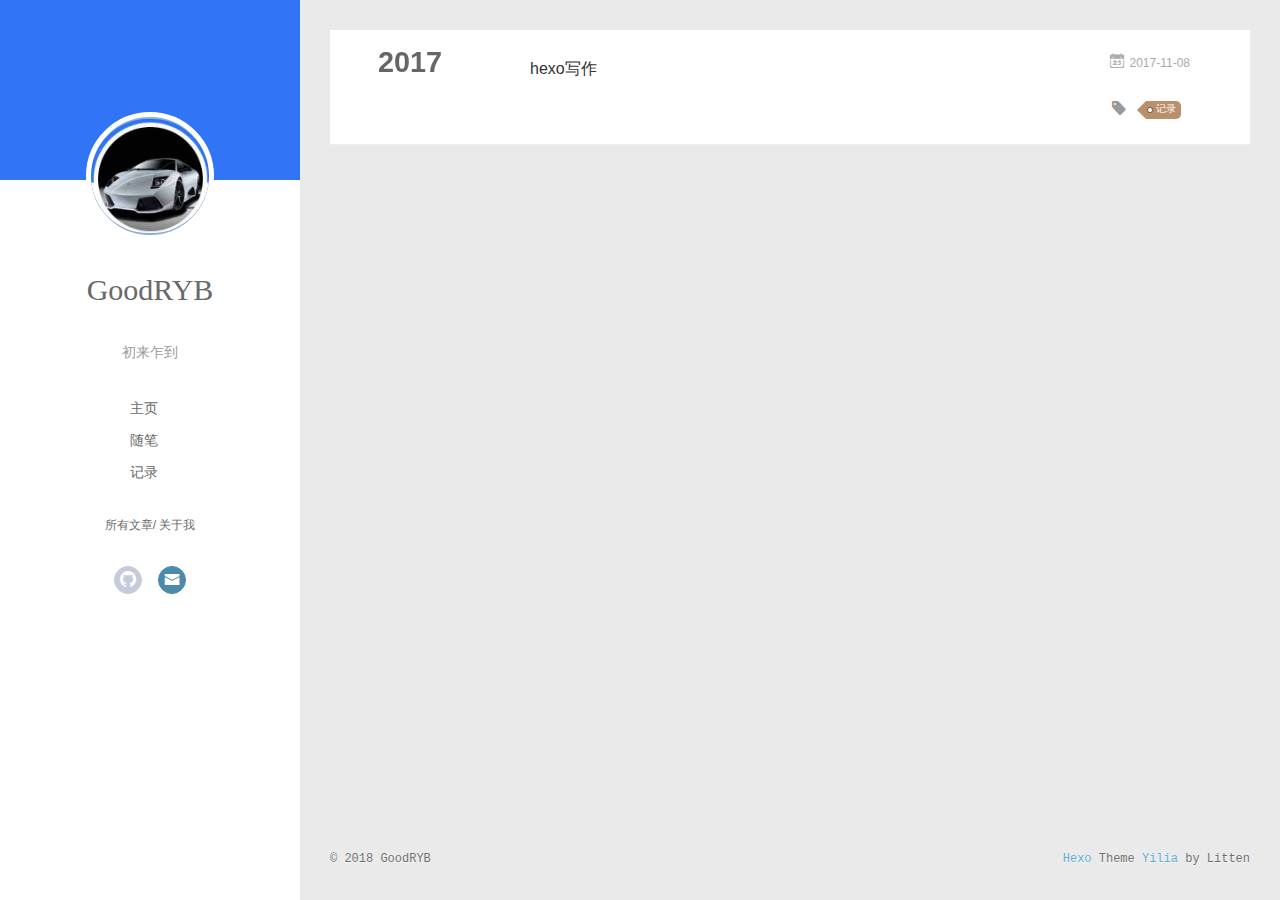
<file: archives/2017/11/index.html>
<!DOCTYPE html>
<html>
<head>
  <meta charset="utf-8">
  
  <meta name="renderer" content="webkit">
  <meta http-equiv="X-UA-Compatible" content="IE=edge" >
  <link rel="dns-prefetch" href="https://goodryb.top">
  <title>Archives: 2017/11 | GoodRYB的博客</title>
  <meta name="viewport" content="width=device-width, initial-scale=1, maximum-scale=1">
  <meta property="og:type" content="website">
<meta property="og:title" content="GoodRYB的博客">
<meta property="og:url" content="https://goodryb.top/archives/2017/11/index.html">
<meta property="og:site_name" content="GoodRYB的博客">
<meta property="og:locale" content="zh-Hans">
<meta name="twitter:card" content="summary">
<meta name="twitter:title" content="GoodRYB的博客">
  
    <link rel="alternative" href="/atom.xml" title="GoodRYB的博客" type="application/atom+xml">
  
  
    <link rel="icon" href="/favicon.ico">
  
  <link rel="stylesheet" type="text/css" href="/./main.0cf68a.css">
  <style type="text/css">
  
    #container.show {
      background: linear-gradient(200deg,#a0cfe4,#e8c37e);
    }
  </style>
  

  

</head>

<body>
  <div id="container" q-class="show:isCtnShow">
    <canvas id="anm-canvas" class="anm-canvas"></canvas>
    <div class="left-col" q-class="show:isShow">
      
<div class="overlay" style="background: #3174f6"></div>
<div class="intrude-less">
	<header id="header" class="inner">
		<a href="/" class="profilepic">
			<img src="/img/touxiang.jpg" class="js-avatar">
		</a>
		<hgroup>
		  <h1 class="header-author"><a href="/">GoodRYB</a></h1>
		</hgroup>
		
		<p class="header-subtitle">初来乍到</p>
		

		<nav class="header-menu">
			<ul>
			
				<li><a href="/">主页</a></li>
	        
				<li><a href="/tags/随笔/">随笔</a></li>
	        
				<li><a href="/tags/记录/">记录</a></li>
	        
			</ul>
		</nav>
		<nav class="header-smart-menu">
    		
    			
    			<a q-on="click: openSlider(e, 'innerArchive')" href="javascript:void(0)">所有文章</a>
    			
            
    			
            
    			
    			<a q-on="click: openSlider(e, 'aboutme')" href="javascript:void(0)">关于我</a>
    			
            
		</nav>
		<nav class="header-nav">
			<div class="social">
				
					<a class="github" target="_blank" href="https://github.com/goodryb" title="github"><i class="icon-github"></i></a>
		        
					<a class="mail" target="_blank" href="mailto:renyabo2005@gmail.com" title="mail"><i class="icon-mail"></i></a>
		        
			</div>
		</nav>
	</header>		
</div>

    </div>
    <div class="mid-col" q-class="show:isShow,hide:isShow|isFalse">
      
<nav id="mobile-nav">
  	<div class="overlay js-overlay" style="background: #3174f6"></div>
	<div class="btnctn js-mobile-btnctn">
  		<div class="slider-trigger list" q-on="click: openSlider(e)"><i class="icon icon-sort"></i></div>
	</div>
	<div class="intrude-less">
		<header id="header" class="inner">
			<div class="profilepic">
				<img src="/img/touxiang.jpg" class="js-avatar">
			</div>
			<hgroup>
			  <h1 class="header-author js-header-author">GoodRYB</h1>
			</hgroup>
			
			<p class="header-subtitle"><i class="icon icon-quo-left"></i>初来乍到<i class="icon icon-quo-right"></i></p>
			
			
			
				
			
				
			
				
			
			
			
			<nav class="header-nav">
				<div class="social">
					
						<a class="github" target="_blank" href="https://github.com/goodryb" title="github"><i class="icon-github"></i></a>
			        
						<a class="mail" target="_blank" href="mailto:renyabo2005@gmail.com" title="mail"><i class="icon-mail"></i></a>
			        
				</div>
			</nav>

			<nav class="header-menu js-header-menu">
				<ul style="width: 70%">
				
				
					<li style="width: 33.333333333333336%"><a href="/">主页</a></li>
		        
					<li style="width: 33.333333333333336%"><a href="/tags/随笔/">随笔</a></li>
		        
					<li style="width: 33.333333333333336%"><a href="/tags/记录/">记录</a></li>
		        
				</ul>
			</nav>
		</header>				
	</div>
	<div class="mobile-mask" style="display:none" q-show="isShow"></div>
</nav>

      <div id="wrapper" class="body-wrap">
        <div class="menu-l">
          <div class="canvas-wrap">
            <canvas data-colors="#eaeaea" data-sectionHeight="100" data-contentId="js-content" id="myCanvas1" class="anm-canvas"></canvas>
          </div>
          <div id="js-content" class="content-ll">
            
  
  
    
    
      
      
      <section class="archives-wrap">
        <div class="archive-year-wrap">
          <a href="/archives/2017" class="archive-year">2017</a>
        </div>
        <div class="archives">
    
    <article class="archive-article archive-type-post">
  <div class="archive-article-inner">
    <header class="archive-article-header">
      	<div class="article-meta">
	      	<a href="/2017/11/08/hexo写作/" class="archive-article-date">
  	<time datetime="2017-11-08T09:48:53.000Z" itemprop="datePublished"><i class="icon-calendar icon"></i>2017-11-08</time>
</a>
        </div>
    	 
  
    <h1 itemprop="name">
      <a class="archive-article-title" href="/2017/11/08/hexo写作/">hexo写作</a>
    </h1>
  

        <div class="article-info info-on-right">
          
	<div class="article-tag tagcloud">
		<i class="icon-price-tags icon"></i>
		<ul class="article-tag-list">
			 
        		<li class="article-tag-list-item">
        			<a href="javascript:void(0)" class="js-tag article-tag-list-link color3">记录</a>
        		</li>
      		
		</ul>
	</div>

          

        </div>
        <div class="clearfix"></div>
    </header>
  </div>
</article>
  
  
    </div></section>
  

    


          </div>
        </div>
      </div>
      <footer id="footer">
  <div class="outer">
    <div id="footer-info">
    	<div class="footer-left">
    		&copy; 2018 GoodRYB
    	</div>

		<script type="text/javascript">var cnzz_protocol = (("https:" == document.location.protocol) ? " https://" : " http://");document.write(unescape("%3Cspan id='cnzz_stat_icon_1268730363'%3E%3C/span%3E%3Cscript src='" + cnzz_protocol + "s22.cnzz.com/z_stat.php%3Fid%3D1268730363%26show%3Dpic' type='text/javascript'%3E%3C/script%3E"));
		</script>

      	<div class="footer-right">
      		<a href="http://hexo.io/" target="_blank">Hexo</a>  Theme <a href="https://github.com/litten/hexo-theme-yilia" target="_blank">Yilia</a> by Litten
      	</div>
    </div>
  </div>
</footer>

    </div>
    <script>
	var yiliaConfig = {
		mathjax: false,
		isHome: false,
		isPost: false,
		isArchive: true,
		isTag: false,
		isCategory: false,
		open_in_new: false,
		toc_hide_index: true,
		root: "/",
		innerArchive: true,
		showTags: false
	}
</script>

<script>!function(t){function n(e){if(r[e])return r[e].exports;var i=r[e]={exports:{},id:e,loaded:!1};return t[e].call(i.exports,i,i.exports,n),i.loaded=!0,i.exports}var r={};n.m=t,n.c=r,n.p="./",n(0)}([function(t,n,r){r(195),t.exports=r(191)},function(t,n,r){var e=r(3),i=r(52),o=r(27),u=r(28),c=r(53),f="prototype",a=function(t,n,r){var s,l,h,v,p=t&a.F,d=t&a.G,y=t&a.S,g=t&a.P,b=t&a.B,m=d?e:y?e[n]||(e[n]={}):(e[n]||{})[f],x=d?i:i[n]||(i[n]={}),w=x[f]||(x[f]={});d&&(r=n);for(s in r)l=!p&&m&&void 0!==m[s],h=(l?m:r)[s],v=b&&l?c(h,e):g&&"function"==typeof h?c(Function.call,h):h,m&&u(m,s,h,t&a.U),x[s]!=h&&o(x,s,v),g&&w[s]!=h&&(w[s]=h)};e.core=i,a.F=1,a.G=2,a.S=4,a.P=8,a.B=16,a.W=32,a.U=64,a.R=128,t.exports=a},function(t,n,r){var e=r(6);t.exports=function(t){if(!e(t))throw TypeError(t+" is not an object!");return t}},function(t,n){var r=t.exports="undefined"!=typeof window&&window.Math==Math?window:"undefined"!=typeof self&&self.Math==Math?self:Function("return this")();"number"==typeof __g&&(__g=r)},function(t,n){t.exports=function(t){try{return!!t()}catch(t){return!0}}},function(t,n){var r=t.exports="undefined"!=typeof window&&window.Math==Math?window:"undefined"!=typeof self&&self.Math==Math?self:Function("return this")();"number"==typeof __g&&(__g=r)},function(t,n){t.exports=function(t){return"object"==typeof t?null!==t:"function"==typeof t}},function(t,n,r){var e=r(126)("wks"),i=r(76),o=r(3).Symbol,u="function"==typeof o;(t.exports=function(t){return e[t]||(e[t]=u&&o[t]||(u?o:i)("Symbol."+t))}).store=e},function(t,n){var r={}.hasOwnProperty;t.exports=function(t,n){return r.call(t,n)}},function(t,n,r){var e=r(94),i=r(33);t.exports=function(t){return e(i(t))}},function(t,n,r){t.exports=!r(4)(function(){return 7!=Object.defineProperty({},"a",{get:function(){return 7}}).a})},function(t,n,r){var e=r(2),i=r(167),o=r(50),u=Object.defineProperty;n.f=r(10)?Object.defineProperty:function(t,n,r){if(e(t),n=o(n,!0),e(r),i)try{return u(t,n,r)}catch(t){}if("get"in r||"set"in r)throw TypeError("Accessors not supported!");return"value"in r&&(t[n]=r.value),t}},function(t,n,r){t.exports=!r(18)(function(){return 7!=Object.defineProperty({},"a",{get:function(){return 7}}).a})},function(t,n,r){var e=r(14),i=r(22);t.exports=r(12)?function(t,n,r){return e.f(t,n,i(1,r))}:function(t,n,r){return t[n]=r,t}},function(t,n,r){var e=r(20),i=r(58),o=r(42),u=Object.defineProperty;n.f=r(12)?Object.defineProperty:function(t,n,r){if(e(t),n=o(n,!0),e(r),i)try{return u(t,n,r)}catch(t){}if("get"in r||"set"in r)throw TypeError("Accessors not supported!");return"value"in r&&(t[n]=r.value),t}},function(t,n,r){var e=r(40)("wks"),i=r(23),o=r(5).Symbol,u="function"==typeof o;(t.exports=function(t){return e[t]||(e[t]=u&&o[t]||(u?o:i)("Symbol."+t))}).store=e},function(t,n,r){var e=r(67),i=Math.min;t.exports=function(t){return t>0?i(e(t),9007199254740991):0}},function(t,n,r){var e=r(46);t.exports=function(t){return Object(e(t))}},function(t,n){t.exports=function(t){try{return!!t()}catch(t){return!0}}},function(t,n,r){var e=r(63),i=r(34);t.exports=Object.keys||function(t){return e(t,i)}},function(t,n,r){var e=r(21);t.exports=function(t){if(!e(t))throw TypeError(t+" is not an object!");return t}},function(t,n){t.exports=function(t){return"object"==typeof t?null!==t:"function"==typeof t}},function(t,n){t.exports=function(t,n){return{enumerable:!(1&t),configurable:!(2&t),writable:!(4&t),value:n}}},function(t,n){var r=0,e=Math.random();t.exports=function(t){return"Symbol(".concat(void 0===t?"":t,")_",(++r+e).toString(36))}},function(t,n){var r={}.hasOwnProperty;t.exports=function(t,n){return r.call(t,n)}},function(t,n){var r=t.exports={version:"2.4.0"};"number"==typeof __e&&(__e=r)},function(t,n){t.exports=function(t){if("function"!=typeof t)throw TypeError(t+" is not a function!");return t}},function(t,n,r){var e=r(11),i=r(66);t.exports=r(10)?function(t,n,r){return e.f(t,n,i(1,r))}:function(t,n,r){return t[n]=r,t}},function(t,n,r){var e=r(3),i=r(27),o=r(24),u=r(76)("src"),c="toString",f=Function[c],a=(""+f).split(c);r(52).inspectSource=function(t){return f.call(t)},(t.exports=function(t,n,r,c){var f="function"==typeof r;f&&(o(r,"name")||i(r,"name",n)),t[n]!==r&&(f&&(o(r,u)||i(r,u,t[n]?""+t[n]:a.join(String(n)))),t===e?t[n]=r:c?t[n]?t[n]=r:i(t,n,r):(delete t[n],i(t,n,r)))})(Function.prototype,c,function(){return"function"==typeof this&&this[u]||f.call(this)})},function(t,n,r){var e=r(1),i=r(4),o=r(46),u=function(t,n,r,e){var i=String(o(t)),u="<"+n;return""!==r&&(u+=" "+r+'="'+String(e).replace(/"/g,"&quot;")+'"'),u+">"+i+"</"+n+">"};t.exports=function(t,n){var r={};r[t]=n(u),e(e.P+e.F*i(function(){var n=""[t]('"');return n!==n.toLowerCase()||n.split('"').length>3}),"String",r)}},function(t,n,r){var e=r(115),i=r(46);t.exports=function(t){return e(i(t))}},function(t,n,r){var e=r(116),i=r(66),o=r(30),u=r(50),c=r(24),f=r(167),a=Object.getOwnPropertyDescriptor;n.f=r(10)?a:function(t,n){if(t=o(t),n=u(n,!0),f)try{return a(t,n)}catch(t){}if(c(t,n))return i(!e.f.call(t,n),t[n])}},function(t,n,r){var e=r(24),i=r(17),o=r(145)("IE_PROTO"),u=Object.prototype;t.exports=Object.getPrototypeOf||function(t){return t=i(t),e(t,o)?t[o]:"function"==typeof t.constructor&&t instanceof t.constructor?t.constructor.prototype:t instanceof Object?u:null}},function(t,n){t.exports=function(t){if(void 0==t)throw TypeError("Can't call method on  "+t);return t}},function(t,n){t.exports="constructor,hasOwnProperty,isPrototypeOf,propertyIsEnumerable,toLocaleString,toString,valueOf".split(",")},function(t,n){t.exports={}},function(t,n){t.exports=!0},function(t,n){n.f={}.propertyIsEnumerable},function(t,n,r){var e=r(14).f,i=r(8),o=r(15)("toStringTag");t.exports=function(t,n,r){t&&!i(t=r?t:t.prototype,o)&&e(t,o,{configurable:!0,value:n})}},function(t,n,r){var e=r(40)("keys"),i=r(23);t.exports=function(t){return e[t]||(e[t]=i(t))}},function(t,n,r){var e=r(5),i="__core-js_shared__",o=e[i]||(e[i]={});t.exports=function(t){return o[t]||(o[t]={})}},function(t,n){var r=Math.ceil,e=Math.floor;t.exports=function(t){return isNaN(t=+t)?0:(t>0?e:r)(t)}},function(t,n,r){var e=r(21);t.exports=function(t,n){if(!e(t))return t;var r,i;if(n&&"function"==typeof(r=t.toString)&&!e(i=r.call(t)))return i;if("function"==typeof(r=t.valueOf)&&!e(i=r.call(t)))return i;if(!n&&"function"==typeof(r=t.toString)&&!e(i=r.call(t)))return i;throw TypeError("Can't convert object to primitive value")}},function(t,n,r){var e=r(5),i=r(25),o=r(36),u=r(44),c=r(14).f;t.exports=function(t){var n=i.Symbol||(i.Symbol=o?{}:e.Symbol||{});"_"==t.charAt(0)||t in n||c(n,t,{value:u.f(t)})}},function(t,n,r){n.f=r(15)},function(t,n){var r={}.toString;t.exports=function(t){return r.call(t).slice(8,-1)}},function(t,n){t.exports=function(t){if(void 0==t)throw TypeError("Can't call method on  "+t);return t}},function(t,n,r){var e=r(4);t.exports=function(t,n){return!!t&&e(function(){n?t.call(null,function(){},1):t.call(null)})}},function(t,n,r){var e=r(53),i=r(115),o=r(17),u=r(16),c=r(203);t.exports=function(t,n){var r=1==t,f=2==t,a=3==t,s=4==t,l=6==t,h=5==t||l,v=n||c;return function(n,c,p){for(var d,y,g=o(n),b=i(g),m=e(c,p,3),x=u(b.length),w=0,S=r?v(n,x):f?v(n,0):void 0;x>w;w++)if((h||w in b)&&(d=b[w],y=m(d,w,g),t))if(r)S[w]=y;else if(y)switch(t){case 3:return!0;case 5:return d;case 6:return w;case 2:S.push(d)}else if(s)return!1;return l?-1:a||s?s:S}}},function(t,n,r){var e=r(1),i=r(52),o=r(4);t.exports=function(t,n){var r=(i.Object||{})[t]||Object[t],u={};u[t]=n(r),e(e.S+e.F*o(function(){r(1)}),"Object",u)}},function(t,n,r){var e=r(6);t.exports=function(t,n){if(!e(t))return t;var r,i;if(n&&"function"==typeof(r=t.toString)&&!e(i=r.call(t)))return i;if("function"==typeof(r=t.valueOf)&&!e(i=r.call(t)))return i;if(!n&&"function"==typeof(r=t.toString)&&!e(i=r.call(t)))return i;throw TypeError("Can't convert object to primitive value")}},function(t,n,r){var e=r(5),i=r(25),o=r(91),u=r(13),c="prototype",f=function(t,n,r){var a,s,l,h=t&f.F,v=t&f.G,p=t&f.S,d=t&f.P,y=t&f.B,g=t&f.W,b=v?i:i[n]||(i[n]={}),m=b[c],x=v?e:p?e[n]:(e[n]||{})[c];v&&(r=n);for(a in r)(s=!h&&x&&void 0!==x[a])&&a in b||(l=s?x[a]:r[a],b[a]=v&&"function"!=typeof x[a]?r[a]:y&&s?o(l,e):g&&x[a]==l?function(t){var n=function(n,r,e){if(this instanceof t){switch(arguments.length){case 0:return new t;case 1:return new t(n);case 2:return new t(n,r)}return new t(n,r,e)}return t.apply(this,arguments)};return n[c]=t[c],n}(l):d&&"function"==typeof l?o(Function.call,l):l,d&&((b.virtual||(b.virtual={}))[a]=l,t&f.R&&m&&!m[a]&&u(m,a,l)))};f.F=1,f.G=2,f.S=4,f.P=8,f.B=16,f.W=32,f.U=64,f.R=128,t.exports=f},function(t,n){var r=t.exports={version:"2.4.0"};"number"==typeof __e&&(__e=r)},function(t,n,r){var e=r(26);t.exports=function(t,n,r){if(e(t),void 0===n)return t;switch(r){case 1:return function(r){return t.call(n,r)};case 2:return function(r,e){return t.call(n,r,e)};case 3:return function(r,e,i){return t.call(n,r,e,i)}}return function(){return t.apply(n,arguments)}}},function(t,n,r){var e=r(183),i=r(1),o=r(126)("metadata"),u=o.store||(o.store=new(r(186))),c=function(t,n,r){var i=u.get(t);if(!i){if(!r)return;u.set(t,i=new e)}var o=i.get(n);if(!o){if(!r)return;i.set(n,o=new e)}return o},f=function(t,n,r){var e=c(n,r,!1);return void 0!==e&&e.has(t)},a=function(t,n,r){var e=c(n,r,!1);return void 0===e?void 0:e.get(t)},s=function(t,n,r,e){c(r,e,!0).set(t,n)},l=function(t,n){var r=c(t,n,!1),e=[];return r&&r.forEach(function(t,n){e.push(n)}),e},h=function(t){return void 0===t||"symbol"==typeof t?t:String(t)},v=function(t){i(i.S,"Reflect",t)};t.exports={store:u,map:c,has:f,get:a,set:s,keys:l,key:h,exp:v}},function(t,n,r){"use strict";if(r(10)){var e=r(69),i=r(3),o=r(4),u=r(1),c=r(127),f=r(152),a=r(53),s=r(68),l=r(66),h=r(27),v=r(73),p=r(67),d=r(16),y=r(75),g=r(50),b=r(24),m=r(180),x=r(114),w=r(6),S=r(17),_=r(137),O=r(70),E=r(32),P=r(71).f,j=r(154),F=r(76),M=r(7),A=r(48),N=r(117),T=r(146),I=r(155),k=r(80),L=r(123),R=r(74),C=r(130),D=r(160),U=r(11),W=r(31),G=U.f,B=W.f,V=i.RangeError,z=i.TypeError,q=i.Uint8Array,K="ArrayBuffer",J="Shared"+K,Y="BYTES_PER_ELEMENT",H="prototype",$=Array[H],X=f.ArrayBuffer,Q=f.DataView,Z=A(0),tt=A(2),nt=A(3),rt=A(4),et=A(5),it=A(6),ot=N(!0),ut=N(!1),ct=I.values,ft=I.keys,at=I.entries,st=$.lastIndexOf,lt=$.reduce,ht=$.reduceRight,vt=$.join,pt=$.sort,dt=$.slice,yt=$.toString,gt=$.toLocaleString,bt=M("iterator"),mt=M("toStringTag"),xt=F("typed_constructor"),wt=F("def_constructor"),St=c.CONSTR,_t=c.TYPED,Ot=c.VIEW,Et="Wrong length!",Pt=A(1,function(t,n){return Tt(T(t,t[wt]),n)}),jt=o(function(){return 1===new q(new Uint16Array([1]).buffer)[0]}),Ft=!!q&&!!q[H].set&&o(function(){new q(1).set({})}),Mt=function(t,n){if(void 0===t)throw z(Et);var r=+t,e=d(t);if(n&&!m(r,e))throw V(Et);return e},At=function(t,n){var r=p(t);if(r<0||r%n)throw V("Wrong offset!");return r},Nt=function(t){if(w(t)&&_t in t)return t;throw z(t+" is not a typed array!")},Tt=function(t,n){if(!(w(t)&&xt in t))throw z("It is not a typed array constructor!");return new t(n)},It=function(t,n){return kt(T(t,t[wt]),n)},kt=function(t,n){for(var r=0,e=n.length,i=Tt(t,e);e>r;)i[r]=n[r++];return i},Lt=function(t,n,r){G(t,n,{get:function(){return this._d[r]}})},Rt=function(t){var n,r,e,i,o,u,c=S(t),f=arguments.length,s=f>1?arguments[1]:void 0,l=void 0!==s,h=j(c);if(void 0!=h&&!_(h)){for(u=h.call(c),e=[],n=0;!(o=u.next()).done;n++)e.push(o.value);c=e}for(l&&f>2&&(s=a(s,arguments[2],2)),n=0,r=d(c.length),i=Tt(this,r);r>n;n++)i[n]=l?s(c[n],n):c[n];return i},Ct=function(){for(var t=0,n=arguments.length,r=Tt(this,n);n>t;)r[t]=arguments[t++];return r},Dt=!!q&&o(function(){gt.call(new q(1))}),Ut=function(){return gt.apply(Dt?dt.call(Nt(this)):Nt(this),arguments)},Wt={copyWithin:function(t,n){return D.call(Nt(this),t,n,arguments.length>2?arguments[2]:void 0)},every:function(t){return rt(Nt(this),t,arguments.length>1?arguments[1]:void 0)},fill:function(t){return C.apply(Nt(this),arguments)},filter:function(t){return It(this,tt(Nt(this),t,arguments.length>1?arguments[1]:void 0))},find:function(t){return et(Nt(this),t,arguments.length>1?arguments[1]:void 0)},findIndex:function(t){return it(Nt(this),t,arguments.length>1?arguments[1]:void 0)},forEach:function(t){Z(Nt(this),t,arguments.length>1?arguments[1]:void 0)},indexOf:function(t){return ut(Nt(this),t,arguments.length>1?arguments[1]:void 0)},includes:function(t){return ot(Nt(this),t,arguments.length>1?arguments[1]:void 0)},join:function(t){return vt.apply(Nt(this),arguments)},lastIndexOf:function(t){return st.apply(Nt(this),arguments)},map:function(t){return Pt(Nt(this),t,arguments.length>1?arguments[1]:void 0)},reduce:function(t){return lt.apply(Nt(this),arguments)},reduceRight:function(t){return ht.apply(Nt(this),arguments)},reverse:function(){for(var t,n=this,r=Nt(n).length,e=Math.floor(r/2),i=0;i<e;)t=n[i],n[i++]=n[--r],n[r]=t;return n},some:function(t){return nt(Nt(this),t,arguments.length>1?arguments[1]:void 0)},sort:function(t){return pt.call(Nt(this),t)},subarray:function(t,n){var r=Nt(this),e=r.length,i=y(t,e);return new(T(r,r[wt]))(r.buffer,r.byteOffset+i*r.BYTES_PER_ELEMENT,d((void 0===n?e:y(n,e))-i))}},Gt=function(t,n){return It(this,dt.call(Nt(this),t,n))},Bt=function(t){Nt(this);var n=At(arguments[1],1),r=this.length,e=S(t),i=d(e.length),o=0;if(i+n>r)throw V(Et);for(;o<i;)this[n+o]=e[o++]},Vt={entries:function(){return at.call(Nt(this))},keys:function(){return ft.call(Nt(this))},values:function(){return ct.call(Nt(this))}},zt=function(t,n){return w(t)&&t[_t]&&"symbol"!=typeof n&&n in t&&String(+n)==String(n)},qt=function(t,n){return zt(t,n=g(n,!0))?l(2,t[n]):B(t,n)},Kt=function(t,n,r){return!(zt(t,n=g(n,!0))&&w(r)&&b(r,"value"))||b(r,"get")||b(r,"set")||r.configurable||b(r,"writable")&&!r.writable||b(r,"enumerable")&&!r.enumerable?G(t,n,r):(t[n]=r.value,t)};St||(W.f=qt,U.f=Kt),u(u.S+u.F*!St,"Object",{getOwnPropertyDescriptor:qt,defineProperty:Kt}),o(function(){yt.call({})})&&(yt=gt=function(){return vt.call(this)});var Jt=v({},Wt);v(Jt,Vt),h(Jt,bt,Vt.values),v(Jt,{slice:Gt,set:Bt,constructor:function(){},toString:yt,toLocaleString:Ut}),Lt(Jt,"buffer","b"),Lt(Jt,"byteOffset","o"),Lt(Jt,"byteLength","l"),Lt(Jt,"length","e"),G(Jt,mt,{get:function(){return this[_t]}}),t.exports=function(t,n,r,f){f=!!f;var a=t+(f?"Clamped":"")+"Array",l="Uint8Array"!=a,v="get"+t,p="set"+t,y=i[a],g=y||{},b=y&&E(y),m=!y||!c.ABV,S={},_=y&&y[H],j=function(t,r){var e=t._d;return e.v[v](r*n+e.o,jt)},F=function(t,r,e){var i=t._d;f&&(e=(e=Math.round(e))<0?0:e>255?255:255&e),i.v[p](r*n+i.o,e,jt)},M=function(t,n){G(t,n,{get:function(){return j(this,n)},set:function(t){return F(this,n,t)},enumerable:!0})};m?(y=r(function(t,r,e,i){s(t,y,a,"_d");var o,u,c,f,l=0,v=0;if(w(r)){if(!(r instanceof X||(f=x(r))==K||f==J))return _t in r?kt(y,r):Rt.call(y,r);o=r,v=At(e,n);var p=r.byteLength;if(void 0===i){if(p%n)throw V(Et);if((u=p-v)<0)throw V(Et)}else if((u=d(i)*n)+v>p)throw V(Et);c=u/n}else c=Mt(r,!0),u=c*n,o=new X(u);for(h(t,"_d",{b:o,o:v,l:u,e:c,v:new Q(o)});l<c;)M(t,l++)}),_=y[H]=O(Jt),h(_,"constructor",y)):L(function(t){new y(null),new y(t)},!0)||(y=r(function(t,r,e,i){s(t,y,a);var o;return w(r)?r instanceof X||(o=x(r))==K||o==J?void 0!==i?new g(r,At(e,n),i):void 0!==e?new g(r,At(e,n)):new g(r):_t in r?kt(y,r):Rt.call(y,r):new g(Mt(r,l))}),Z(b!==Function.prototype?P(g).concat(P(b)):P(g),function(t){t in y||h(y,t,g[t])}),y[H]=_,e||(_.constructor=y));var A=_[bt],N=!!A&&("values"==A.name||void 0==A.name),T=Vt.values;h(y,xt,!0),h(_,_t,a),h(_,Ot,!0),h(_,wt,y),(f?new y(1)[mt]==a:mt in _)||G(_,mt,{get:function(){return a}}),S[a]=y,u(u.G+u.W+u.F*(y!=g),S),u(u.S,a,{BYTES_PER_ELEMENT:n,from:Rt,of:Ct}),Y in _||h(_,Y,n),u(u.P,a,Wt),R(a),u(u.P+u.F*Ft,a,{set:Bt}),u(u.P+u.F*!N,a,Vt),u(u.P+u.F*(_.toString!=yt),a,{toString:yt}),u(u.P+u.F*o(function(){new y(1).slice()}),a,{slice:Gt}),u(u.P+u.F*(o(function(){return[1,2].toLocaleString()!=new y([1,2]).toLocaleString()})||!o(function(){_.toLocaleString.call([1,2])})),a,{toLocaleString:Ut}),k[a]=N?A:T,e||N||h(_,bt,T)}}else t.exports=function(){}},function(t,n){var r={}.toString;t.exports=function(t){return r.call(t).slice(8,-1)}},function(t,n,r){var e=r(21),i=r(5).document,o=e(i)&&e(i.createElement);t.exports=function(t){return o?i.createElement(t):{}}},function(t,n,r){t.exports=!r(12)&&!r(18)(function(){return 7!=Object.defineProperty(r(57)("div"),"a",{get:function(){return 7}}).a})},function(t,n,r){"use strict";var e=r(36),i=r(51),o=r(64),u=r(13),c=r(8),f=r(35),a=r(96),s=r(38),l=r(103),h=r(15)("iterator"),v=!([].keys&&"next"in[].keys()),p="keys",d="values",y=function(){return this};t.exports=function(t,n,r,g,b,m,x){a(r,n,g);var w,S,_,O=function(t){if(!v&&t in F)return F[t];switch(t){case p:case d:return function(){return new r(this,t)}}return function(){return new r(this,t)}},E=n+" Iterator",P=b==d,j=!1,F=t.prototype,M=F[h]||F["@@iterator"]||b&&F[b],A=M||O(b),N=b?P?O("entries"):A:void 0,T="Array"==n?F.entries||M:M;if(T&&(_=l(T.call(new t)))!==Object.prototype&&(s(_,E,!0),e||c(_,h)||u(_,h,y)),P&&M&&M.name!==d&&(j=!0,A=function(){return M.call(this)}),e&&!x||!v&&!j&&F[h]||u(F,h,A),f[n]=A,f[E]=y,b)if(w={values:P?A:O(d),keys:m?A:O(p),entries:N},x)for(S in w)S in F||o(F,S,w[S]);else i(i.P+i.F*(v||j),n,w);return w}},function(t,n,r){var e=r(20),i=r(100),o=r(34),u=r(39)("IE_PROTO"),c=function(){},f="prototype",a=function(){var t,n=r(57)("iframe"),e=o.length;for(n.style.display="none",r(93).appendChild(n),n.src="javascript:",t=n.contentWindow.document,t.open(),t.write("<script>document.F=Object<\/script>"),t.close(),a=t.F;e--;)delete a[f][o[e]];return a()};t.exports=Object.create||function(t,n){var r;return null!==t?(c[f]=e(t),r=new c,c[f]=null,r[u]=t):r=a(),void 0===n?r:i(r,n)}},function(t,n,r){var e=r(63),i=r(34).concat("length","prototype");n.f=Object.getOwnPropertyNames||function(t){return e(t,i)}},function(t,n){n.f=Object.getOwnPropertySymbols},function(t,n,r){var e=r(8),i=r(9),o=r(90)(!1),u=r(39)("IE_PROTO");t.exports=function(t,n){var r,c=i(t),f=0,a=[];for(r in c)r!=u&&e(c,r)&&a.push(r);for(;n.length>f;)e(c,r=n[f++])&&(~o(a,r)||a.push(r));return a}},function(t,n,r){t.exports=r(13)},function(t,n,r){var e=r(76)("meta"),i=r(6),o=r(24),u=r(11).f,c=0,f=Object.isExtensible||function(){return!0},a=!r(4)(function(){return f(Object.preventExtensions({}))}),s=function(t){u(t,e,{value:{i:"O"+ ++c,w:{}}})},l=function(t,n){if(!i(t))return"symbol"==typeof t?t:("string"==typeof t?"S":"P")+t;if(!o(t,e)){if(!f(t))return"F";if(!n)return"E";s(t)}return t[e].i},h=function(t,n){if(!o(t,e)){if(!f(t))return!0;if(!n)return!1;s(t)}return t[e].w},v=function(t){return a&&p.NEED&&f(t)&&!o(t,e)&&s(t),t},p=t.exports={KEY:e,NEED:!1,fastKey:l,getWeak:h,onFreeze:v}},function(t,n){t.exports=function(t,n){return{enumerable:!(1&t),configurable:!(2&t),writable:!(4&t),value:n}}},function(t,n){var r=Math.ceil,e=Math.floor;t.exports=function(t){return isNaN(t=+t)?0:(t>0?e:r)(t)}},function(t,n){t.exports=function(t,n,r,e){if(!(t instanceof n)||void 0!==e&&e in t)throw TypeError(r+": incorrect invocation!");return t}},function(t,n){t.exports=!1},function(t,n,r){var e=r(2),i=r(173),o=r(133),u=r(145)("IE_PROTO"),c=function(){},f="prototype",a=function(){var t,n=r(132)("iframe"),e=o.length;for(n.style.display="none",r(135).appendChild(n),n.src="javascript:",t=n.contentWindow.document,t.open(),t.write("<script>document.F=Object<\/script>"),t.close(),a=t.F;e--;)delete a[f][o[e]];return a()};t.exports=Object.create||function(t,n){var r;return null!==t?(c[f]=e(t),r=new c,c[f]=null,r[u]=t):r=a(),void 0===n?r:i(r,n)}},function(t,n,r){var e=r(175),i=r(133).concat("length","prototype");n.f=Object.getOwnPropertyNames||function(t){return e(t,i)}},function(t,n,r){var e=r(175),i=r(133);t.exports=Object.keys||function(t){return e(t,i)}},function(t,n,r){var e=r(28);t.exports=function(t,n,r){for(var i in n)e(t,i,n[i],r);return t}},function(t,n,r){"use strict";var e=r(3),i=r(11),o=r(10),u=r(7)("species");t.exports=function(t){var n=e[t];o&&n&&!n[u]&&i.f(n,u,{configurable:!0,get:function(){return this}})}},function(t,n,r){var e=r(67),i=Math.max,o=Math.min;t.exports=function(t,n){return t=e(t),t<0?i(t+n,0):o(t,n)}},function(t,n){var r=0,e=Math.random();t.exports=function(t){return"Symbol(".concat(void 0===t?"":t,")_",(++r+e).toString(36))}},function(t,n,r){var e=r(33);t.exports=function(t){return Object(e(t))}},function(t,n,r){var e=r(7)("unscopables"),i=Array.prototype;void 0==i[e]&&r(27)(i,e,{}),t.exports=function(t){i[e][t]=!0}},function(t,n,r){var e=r(53),i=r(169),o=r(137),u=r(2),c=r(16),f=r(154),a={},s={},n=t.exports=function(t,n,r,l,h){var v,p,d,y,g=h?function(){return t}:f(t),b=e(r,l,n?2:1),m=0;if("function"!=typeof g)throw TypeError(t+" is not iterable!");if(o(g)){for(v=c(t.length);v>m;m++)if((y=n?b(u(p=t[m])[0],p[1]):b(t[m]))===a||y===s)return y}else for(d=g.call(t);!(p=d.next()).done;)if((y=i(d,b,p.value,n))===a||y===s)return y};n.BREAK=a,n.RETURN=s},function(t,n){t.exports={}},function(t,n,r){var e=r(11).f,i=r(24),o=r(7)("toStringTag");t.exports=function(t,n,r){t&&!i(t=r?t:t.prototype,o)&&e(t,o,{configurable:!0,value:n})}},function(t,n,r){var e=r(1),i=r(46),o=r(4),u=r(150),c="["+u+"]",f="​",a=RegExp("^"+c+c+"*"),s=RegExp(c+c+"*$"),l=function(t,n,r){var i={},c=o(function(){return!!u[t]()||f[t]()!=f}),a=i[t]=c?n(h):u[t];r&&(i[r]=a),e(e.P+e.F*c,"String",i)},h=l.trim=function(t,n){return t=String(i(t)),1&n&&(t=t.replace(a,"")),2&n&&(t=t.replace(s,"")),t};t.exports=l},function(t,n,r){t.exports={default:r(86),__esModule:!0}},function(t,n,r){t.exports={default:r(87),__esModule:!0}},function(t,n,r){"use strict";function e(t){return t&&t.__esModule?t:{default:t}}n.__esModule=!0;var i=r(84),o=e(i),u=r(83),c=e(u),f="function"==typeof c.default&&"symbol"==typeof o.default?function(t){return typeof t}:function(t){return t&&"function"==typeof c.default&&t.constructor===c.default&&t!==c.default.prototype?"symbol":typeof t};n.default="function"==typeof c.default&&"symbol"===f(o.default)?function(t){return void 0===t?"undefined":f(t)}:function(t){return t&&"function"==typeof c.default&&t.constructor===c.default&&t!==c.default.prototype?"symbol":void 0===t?"undefined":f(t)}},function(t,n,r){r(110),r(108),r(111),r(112),t.exports=r(25).Symbol},function(t,n,r){r(109),r(113),t.exports=r(44).f("iterator")},function(t,n){t.exports=function(t){if("function"!=typeof t)throw TypeError(t+" is not a function!");return t}},function(t,n){t.exports=function(){}},function(t,n,r){var e=r(9),i=r(106),o=r(105);t.exports=function(t){return function(n,r,u){var c,f=e(n),a=i(f.length),s=o(u,a);if(t&&r!=r){for(;a>s;)if((c=f[s++])!=c)return!0}else for(;a>s;s++)if((t||s in f)&&f[s]===r)return t||s||0;return!t&&-1}}},function(t,n,r){var e=r(88);t.exports=function(t,n,r){if(e(t),void 0===n)return t;switch(r){case 1:return function(r){return t.call(n,r)};case 2:return function(r,e){return t.call(n,r,e)};case 3:return function(r,e,i){return t.call(n,r,e,i)}}return function(){return t.apply(n,arguments)}}},function(t,n,r){var e=r(19),i=r(62),o=r(37);t.exports=function(t){var n=e(t),r=i.f;if(r)for(var u,c=r(t),f=o.f,a=0;c.length>a;)f.call(t,u=c[a++])&&n.push(u);return n}},function(t,n,r){t.exports=r(5).document&&document.documentElement},function(t,n,r){var e=r(56);t.exports=Object("z").propertyIsEnumerable(0)?Object:function(t){return"String"==e(t)?t.split(""):Object(t)}},function(t,n,r){var e=r(56);t.exports=Array.isArray||function(t){return"Array"==e(t)}},function(t,n,r){"use strict";var e=r(60),i=r(22),o=r(38),u={};r(13)(u,r(15)("iterator"),function(){return this}),t.exports=function(t,n,r){t.prototype=e(u,{next:i(1,r)}),o(t,n+" Iterator")}},function(t,n){t.exports=function(t,n){return{value:n,done:!!t}}},function(t,n,r){var e=r(19),i=r(9);t.exports=function(t,n){for(var r,o=i(t),u=e(o),c=u.length,f=0;c>f;)if(o[r=u[f++]]===n)return r}},function(t,n,r){var e=r(23)("meta"),i=r(21),o=r(8),u=r(14).f,c=0,f=Object.isExtensible||function(){return!0},a=!r(18)(function(){return f(Object.preventExtensions({}))}),s=function(t){u(t,e,{value:{i:"O"+ ++c,w:{}}})},l=function(t,n){if(!i(t))return"symbol"==typeof t?t:("string"==typeof t?"S":"P")+t;if(!o(t,e)){if(!f(t))return"F";if(!n)return"E";s(t)}return t[e].i},h=function(t,n){if(!o(t,e)){if(!f(t))return!0;if(!n)return!1;s(t)}return t[e].w},v=function(t){return a&&p.NEED&&f(t)&&!o(t,e)&&s(t),t},p=t.exports={KEY:e,NEED:!1,fastKey:l,getWeak:h,onFreeze:v}},function(t,n,r){var e=r(14),i=r(20),o=r(19);t.exports=r(12)?Object.defineProperties:function(t,n){i(t);for(var r,u=o(n),c=u.length,f=0;c>f;)e.f(t,r=u[f++],n[r]);return t}},function(t,n,r){var e=r(37),i=r(22),o=r(9),u=r(42),c=r(8),f=r(58),a=Object.getOwnPropertyDescriptor;n.f=r(12)?a:function(t,n){if(t=o(t),n=u(n,!0),f)try{return a(t,n)}catch(t){}if(c(t,n))return i(!e.f.call(t,n),t[n])}},function(t,n,r){var e=r(9),i=r(61).f,o={}.toString,u="object"==typeof window&&window&&Object.getOwnPropertyNames?Object.getOwnPropertyNames(window):[],c=function(t){try{return i(t)}catch(t){return u.slice()}};t.exports.f=function(t){return u&&"[object Window]"==o.call(t)?c(t):i(e(t))}},function(t,n,r){var e=r(8),i=r(77),o=r(39)("IE_PROTO"),u=Object.prototype;t.exports=Object.getPrototypeOf||function(t){return t=i(t),e(t,o)?t[o]:"function"==typeof t.constructor&&t instanceof t.constructor?t.constructor.prototype:t instanceof Object?u:null}},function(t,n,r){var e=r(41),i=r(33);t.exports=function(t){return function(n,r){var o,u,c=String(i(n)),f=e(r),a=c.length;return f<0||f>=a?t?"":void 0:(o=c.charCodeAt(f),o<55296||o>56319||f+1===a||(u=c.charCodeAt(f+1))<56320||u>57343?t?c.charAt(f):o:t?c.slice(f,f+2):u-56320+(o-55296<<10)+65536)}}},function(t,n,r){var e=r(41),i=Math.max,o=Math.min;t.exports=function(t,n){return t=e(t),t<0?i(t+n,0):o(t,n)}},function(t,n,r){var e=r(41),i=Math.min;t.exports=function(t){return t>0?i(e(t),9007199254740991):0}},function(t,n,r){"use strict";var e=r(89),i=r(97),o=r(35),u=r(9);t.exports=r(59)(Array,"Array",function(t,n){this._t=u(t),this._i=0,this._k=n},function(){var t=this._t,n=this._k,r=this._i++;return!t||r>=t.length?(this._t=void 0,i(1)):"keys"==n?i(0,r):"values"==n?i(0,t[r]):i(0,[r,t[r]])},"values"),o.Arguments=o.Array,e("keys"),e("values"),e("entries")},function(t,n){},function(t,n,r){"use strict";var e=r(104)(!0);r(59)(String,"String",function(t){this._t=String(t),this._i=0},function(){var t,n=this._t,r=this._i;return r>=n.length?{value:void 0,done:!0}:(t=e(n,r),this._i+=t.length,{value:t,done:!1})})},function(t,n,r){"use strict";var e=r(5),i=r(8),o=r(12),u=r(51),c=r(64),f=r(99).KEY,a=r(18),s=r(40),l=r(38),h=r(23),v=r(15),p=r(44),d=r(43),y=r(98),g=r(92),b=r(95),m=r(20),x=r(9),w=r(42),S=r(22),_=r(60),O=r(102),E=r(101),P=r(14),j=r(19),F=E.f,M=P.f,A=O.f,N=e.Symbol,T=e.JSON,I=T&&T.stringify,k="prototype",L=v("_hidden"),R=v("toPrimitive"),C={}.propertyIsEnumerable,D=s("symbol-registry"),U=s("symbols"),W=s("op-symbols"),G=Object[k],B="function"==typeof N,V=e.QObject,z=!V||!V[k]||!V[k].findChild,q=o&&a(function(){return 7!=_(M({},"a",{get:function(){return M(this,"a",{value:7}).a}})).a})?function(t,n,r){var e=F(G,n);e&&delete G[n],M(t,n,r),e&&t!==G&&M(G,n,e)}:M,K=function(t){var n=U[t]=_(N[k]);return n._k=t,n},J=B&&"symbol"==typeof N.iterator?function(t){return"symbol"==typeof t}:function(t){return t instanceof N},Y=function(t,n,r){return t===G&&Y(W,n,r),m(t),n=w(n,!0),m(r),i(U,n)?(r.enumerable?(i(t,L)&&t[L][n]&&(t[L][n]=!1),r=_(r,{enumerable:S(0,!1)})):(i(t,L)||M(t,L,S(1,{})),t[L][n]=!0),q(t,n,r)):M(t,n,r)},H=function(t,n){m(t);for(var r,e=g(n=x(n)),i=0,o=e.length;o>i;)Y(t,r=e[i++],n[r]);return t},$=function(t,n){return void 0===n?_(t):H(_(t),n)},X=function(t){var n=C.call(this,t=w(t,!0));return!(this===G&&i(U,t)&&!i(W,t))&&(!(n||!i(this,t)||!i(U,t)||i(this,L)&&this[L][t])||n)},Q=function(t,n){if(t=x(t),n=w(n,!0),t!==G||!i(U,n)||i(W,n)){var r=F(t,n);return!r||!i(U,n)||i(t,L)&&t[L][n]||(r.enumerable=!0),r}},Z=function(t){for(var n,r=A(x(t)),e=[],o=0;r.length>o;)i(U,n=r[o++])||n==L||n==f||e.push(n);return e},tt=function(t){for(var n,r=t===G,e=A(r?W:x(t)),o=[],u=0;e.length>u;)!i(U,n=e[u++])||r&&!i(G,n)||o.push(U[n]);return o};B||(N=function(){if(this instanceof N)throw TypeError("Symbol is not a constructor!");var t=h(arguments.length>0?arguments[0]:void 0),n=function(r){this===G&&n.call(W,r),i(this,L)&&i(this[L],t)&&(this[L][t]=!1),q(this,t,S(1,r))};return o&&z&&q(G,t,{configurable:!0,set:n}),K(t)},c(N[k],"toString",function(){return this._k}),E.f=Q,P.f=Y,r(61).f=O.f=Z,r(37).f=X,r(62).f=tt,o&&!r(36)&&c(G,"propertyIsEnumerable",X,!0),p.f=function(t){return K(v(t))}),u(u.G+u.W+u.F*!B,{Symbol:N});for(var nt="hasInstance,isConcatSpreadable,iterator,match,replace,search,species,split,toPrimitive,toStringTag,unscopables".split(","),rt=0;nt.length>rt;)v(nt[rt++]);for(var nt=j(v.store),rt=0;nt.length>rt;)d(nt[rt++]);u(u.S+u.F*!B,"Symbol",{for:function(t){return i(D,t+="")?D[t]:D[t]=N(t)},keyFor:function(t){if(J(t))return y(D,t);throw TypeError(t+" is not a symbol!")},useSetter:function(){z=!0},useSimple:function(){z=!1}}),u(u.S+u.F*!B,"Object",{create:$,defineProperty:Y,defineProperties:H,getOwnPropertyDescriptor:Q,getOwnPropertyNames:Z,getOwnPropertySymbols:tt}),T&&u(u.S+u.F*(!B||a(function(){var t=N();return"[null]"!=I([t])||"{}"!=I({a:t})||"{}"!=I(Object(t))})),"JSON",{stringify:function(t){if(void 0!==t&&!J(t)){for(var n,r,e=[t],i=1;arguments.length>i;)e.push(arguments[i++]);return n=e[1],"function"==typeof n&&(r=n),!r&&b(n)||(n=function(t,n){if(r&&(n=r.call(this,t,n)),!J(n))return n}),e[1]=n,I.apply(T,e)}}}),N[k][R]||r(13)(N[k],R,N[k].valueOf),l(N,"Symbol"),l(Math,"Math",!0),l(e.JSON,"JSON",!0)},function(t,n,r){r(43)("asyncIterator")},function(t,n,r){r(43)("observable")},function(t,n,r){r(107);for(var e=r(5),i=r(13),o=r(35),u=r(15)("toStringTag"),c=["NodeList","DOMTokenList","MediaList","StyleSheetList","CSSRuleList"],f=0;f<5;f++){var a=c[f],s=e[a],l=s&&s.prototype;l&&!l[u]&&i(l,u,a),o[a]=o.Array}},function(t,n,r){var e=r(45),i=r(7)("toStringTag"),o="Arguments"==e(function(){return arguments}()),u=function(t,n){try{return t[n]}catch(t){}};t.exports=function(t){var n,r,c;return void 0===t?"Undefined":null===t?"Null":"string"==typeof(r=u(n=Object(t),i))?r:o?e(n):"Object"==(c=e(n))&&"function"==typeof n.callee?"Arguments":c}},function(t,n,r){var e=r(45);t.exports=Object("z").propertyIsEnumerable(0)?Object:function(t){return"String"==e(t)?t.split(""):Object(t)}},function(t,n){n.f={}.propertyIsEnumerable},function(t,n,r){var e=r(30),i=r(16),o=r(75);t.exports=function(t){return function(n,r,u){var c,f=e(n),a=i(f.length),s=o(u,a);if(t&&r!=r){for(;a>s;)if((c=f[s++])!=c)return!0}else for(;a>s;s++)if((t||s in f)&&f[s]===r)return t||s||0;return!t&&-1}}},function(t,n,r){"use strict";var e=r(3),i=r(1),o=r(28),u=r(73),c=r(65),f=r(79),a=r(68),s=r(6),l=r(4),h=r(123),v=r(81),p=r(136);t.exports=function(t,n,r,d,y,g){var b=e[t],m=b,x=y?"set":"add",w=m&&m.prototype,S={},_=function(t){var n=w[t];o(w,t,"delete"==t?function(t){return!(g&&!s(t))&&n.call(this,0===t?0:t)}:"has"==t?function(t){return!(g&&!s(t))&&n.call(this,0===t?0:t)}:"get"==t?function(t){return g&&!s(t)?void 0:n.call(this,0===t?0:t)}:"add"==t?function(t){return n.call(this,0===t?0:t),this}:function(t,r){return n.call(this,0===t?0:t,r),this})};if("function"==typeof m&&(g||w.forEach&&!l(function(){(new m).entries().next()}))){var O=new m,E=O[x](g?{}:-0,1)!=O,P=l(function(){O.has(1)}),j=h(function(t){new m(t)}),F=!g&&l(function(){for(var t=new m,n=5;n--;)t[x](n,n);return!t.has(-0)});j||(m=n(function(n,r){a(n,m,t);var e=p(new b,n,m);return void 0!=r&&f(r,y,e[x],e),e}),m.prototype=w,w.constructor=m),(P||F)&&(_("delete"),_("has"),y&&_("get")),(F||E)&&_(x),g&&w.clear&&delete w.clear}else m=d.getConstructor(n,t,y,x),u(m.prototype,r),c.NEED=!0;return v(m,t),S[t]=m,i(i.G+i.W+i.F*(m!=b),S),g||d.setStrong(m,t,y),m}},function(t,n,r){"use strict";var e=r(27),i=r(28),o=r(4),u=r(46),c=r(7);t.exports=function(t,n,r){var f=c(t),a=r(u,f,""[t]),s=a[0],l=a[1];o(function(){var n={};return n[f]=function(){return 7},7!=""[t](n)})&&(i(String.prototype,t,s),e(RegExp.prototype,f,2==n?function(t,n){return l.call(t,this,n)}:function(t){return l.call(t,this)}))}
},function(t,n,r){"use strict";var e=r(2);t.exports=function(){var t=e(this),n="";return t.global&&(n+="g"),t.ignoreCase&&(n+="i"),t.multiline&&(n+="m"),t.unicode&&(n+="u"),t.sticky&&(n+="y"),n}},function(t,n){t.exports=function(t,n,r){var e=void 0===r;switch(n.length){case 0:return e?t():t.call(r);case 1:return e?t(n[0]):t.call(r,n[0]);case 2:return e?t(n[0],n[1]):t.call(r,n[0],n[1]);case 3:return e?t(n[0],n[1],n[2]):t.call(r,n[0],n[1],n[2]);case 4:return e?t(n[0],n[1],n[2],n[3]):t.call(r,n[0],n[1],n[2],n[3])}return t.apply(r,n)}},function(t,n,r){var e=r(6),i=r(45),o=r(7)("match");t.exports=function(t){var n;return e(t)&&(void 0!==(n=t[o])?!!n:"RegExp"==i(t))}},function(t,n,r){var e=r(7)("iterator"),i=!1;try{var o=[7][e]();o.return=function(){i=!0},Array.from(o,function(){throw 2})}catch(t){}t.exports=function(t,n){if(!n&&!i)return!1;var r=!1;try{var o=[7],u=o[e]();u.next=function(){return{done:r=!0}},o[e]=function(){return u},t(o)}catch(t){}return r}},function(t,n,r){t.exports=r(69)||!r(4)(function(){var t=Math.random();__defineSetter__.call(null,t,function(){}),delete r(3)[t]})},function(t,n){n.f=Object.getOwnPropertySymbols},function(t,n,r){var e=r(3),i="__core-js_shared__",o=e[i]||(e[i]={});t.exports=function(t){return o[t]||(o[t]={})}},function(t,n,r){for(var e,i=r(3),o=r(27),u=r(76),c=u("typed_array"),f=u("view"),a=!(!i.ArrayBuffer||!i.DataView),s=a,l=0,h="Int8Array,Uint8Array,Uint8ClampedArray,Int16Array,Uint16Array,Int32Array,Uint32Array,Float32Array,Float64Array".split(",");l<9;)(e=i[h[l++]])?(o(e.prototype,c,!0),o(e.prototype,f,!0)):s=!1;t.exports={ABV:a,CONSTR:s,TYPED:c,VIEW:f}},function(t,n){"use strict";var r={versions:function(){var t=window.navigator.userAgent;return{trident:t.indexOf("Trident")>-1,presto:t.indexOf("Presto")>-1,webKit:t.indexOf("AppleWebKit")>-1,gecko:t.indexOf("Gecko")>-1&&-1==t.indexOf("KHTML"),mobile:!!t.match(/AppleWebKit.*Mobile.*/),ios:!!t.match(/\(i[^;]+;( U;)? CPU.+Mac OS X/),android:t.indexOf("Android")>-1||t.indexOf("Linux")>-1,iPhone:t.indexOf("iPhone")>-1||t.indexOf("Mac")>-1,iPad:t.indexOf("iPad")>-1,webApp:-1==t.indexOf("Safari"),weixin:-1==t.indexOf("MicroMessenger")}}()};t.exports=r},function(t,n,r){"use strict";var e=r(85),i=function(t){return t&&t.__esModule?t:{default:t}}(e),o=function(){function t(t,n,e){return n||e?String.fromCharCode(n||e):r[t]||t}function n(t){return e[t]}var r={"&quot;":'"',"&lt;":"<","&gt;":">","&amp;":"&","&nbsp;":" "},e={};for(var u in r)e[r[u]]=u;return r["&apos;"]="'",e["'"]="&#39;",{encode:function(t){return t?(""+t).replace(/['<> "&]/g,n).replace(/\r?\n/g,"<br/>").replace(/\s/g,"&nbsp;"):""},decode:function(n){return n?(""+n).replace(/<br\s*\/?>/gi,"\n").replace(/&quot;|&lt;|&gt;|&amp;|&nbsp;|&apos;|&#(\d+);|&#(\d+)/g,t).replace(/\u00a0/g," "):""},encodeBase16:function(t){if(!t)return t;t+="";for(var n=[],r=0,e=t.length;e>r;r++)n.push(t.charCodeAt(r).toString(16).toUpperCase());return n.join("")},encodeBase16forJSON:function(t){if(!t)return t;t=t.replace(/[\u4E00-\u9FBF]/gi,function(t){return escape(t).replace("%u","\\u")});for(var n=[],r=0,e=t.length;e>r;r++)n.push(t.charCodeAt(r).toString(16).toUpperCase());return n.join("")},decodeBase16:function(t){if(!t)return t;t+="";for(var n=[],r=0,e=t.length;e>r;r+=2)n.push(String.fromCharCode("0x"+t.slice(r,r+2)));return n.join("")},encodeObject:function(t){if(t instanceof Array)for(var n=0,r=t.length;r>n;n++)t[n]=o.encodeObject(t[n]);else if("object"==(void 0===t?"undefined":(0,i.default)(t)))for(var e in t)t[e]=o.encodeObject(t[e]);else if("string"==typeof t)return o.encode(t);return t},loadScript:function(t){var n=document.createElement("script");document.getElementsByTagName("body")[0].appendChild(n),n.setAttribute("src",t)},addLoadEvent:function(t){var n=window.onload;"function"!=typeof window.onload?window.onload=t:window.onload=function(){n(),t()}}}}();t.exports=o},function(t,n,r){"use strict";var e=r(17),i=r(75),o=r(16);t.exports=function(t){for(var n=e(this),r=o(n.length),u=arguments.length,c=i(u>1?arguments[1]:void 0,r),f=u>2?arguments[2]:void 0,a=void 0===f?r:i(f,r);a>c;)n[c++]=t;return n}},function(t,n,r){"use strict";var e=r(11),i=r(66);t.exports=function(t,n,r){n in t?e.f(t,n,i(0,r)):t[n]=r}},function(t,n,r){var e=r(6),i=r(3).document,o=e(i)&&e(i.createElement);t.exports=function(t){return o?i.createElement(t):{}}},function(t,n){t.exports="constructor,hasOwnProperty,isPrototypeOf,propertyIsEnumerable,toLocaleString,toString,valueOf".split(",")},function(t,n,r){var e=r(7)("match");t.exports=function(t){var n=/./;try{"/./"[t](n)}catch(r){try{return n[e]=!1,!"/./"[t](n)}catch(t){}}return!0}},function(t,n,r){t.exports=r(3).document&&document.documentElement},function(t,n,r){var e=r(6),i=r(144).set;t.exports=function(t,n,r){var o,u=n.constructor;return u!==r&&"function"==typeof u&&(o=u.prototype)!==r.prototype&&e(o)&&i&&i(t,o),t}},function(t,n,r){var e=r(80),i=r(7)("iterator"),o=Array.prototype;t.exports=function(t){return void 0!==t&&(e.Array===t||o[i]===t)}},function(t,n,r){var e=r(45);t.exports=Array.isArray||function(t){return"Array"==e(t)}},function(t,n,r){"use strict";var e=r(70),i=r(66),o=r(81),u={};r(27)(u,r(7)("iterator"),function(){return this}),t.exports=function(t,n,r){t.prototype=e(u,{next:i(1,r)}),o(t,n+" Iterator")}},function(t,n,r){"use strict";var e=r(69),i=r(1),o=r(28),u=r(27),c=r(24),f=r(80),a=r(139),s=r(81),l=r(32),h=r(7)("iterator"),v=!([].keys&&"next"in[].keys()),p="keys",d="values",y=function(){return this};t.exports=function(t,n,r,g,b,m,x){a(r,n,g);var w,S,_,O=function(t){if(!v&&t in F)return F[t];switch(t){case p:case d:return function(){return new r(this,t)}}return function(){return new r(this,t)}},E=n+" Iterator",P=b==d,j=!1,F=t.prototype,M=F[h]||F["@@iterator"]||b&&F[b],A=M||O(b),N=b?P?O("entries"):A:void 0,T="Array"==n?F.entries||M:M;if(T&&(_=l(T.call(new t)))!==Object.prototype&&(s(_,E,!0),e||c(_,h)||u(_,h,y)),P&&M&&M.name!==d&&(j=!0,A=function(){return M.call(this)}),e&&!x||!v&&!j&&F[h]||u(F,h,A),f[n]=A,f[E]=y,b)if(w={values:P?A:O(d),keys:m?A:O(p),entries:N},x)for(S in w)S in F||o(F,S,w[S]);else i(i.P+i.F*(v||j),n,w);return w}},function(t,n){var r=Math.expm1;t.exports=!r||r(10)>22025.465794806718||r(10)<22025.465794806718||-2e-17!=r(-2e-17)?function(t){return 0==(t=+t)?t:t>-1e-6&&t<1e-6?t+t*t/2:Math.exp(t)-1}:r},function(t,n){t.exports=Math.sign||function(t){return 0==(t=+t)||t!=t?t:t<0?-1:1}},function(t,n,r){var e=r(3),i=r(151).set,o=e.MutationObserver||e.WebKitMutationObserver,u=e.process,c=e.Promise,f="process"==r(45)(u);t.exports=function(){var t,n,r,a=function(){var e,i;for(f&&(e=u.domain)&&e.exit();t;){i=t.fn,t=t.next;try{i()}catch(e){throw t?r():n=void 0,e}}n=void 0,e&&e.enter()};if(f)r=function(){u.nextTick(a)};else if(o){var s=!0,l=document.createTextNode("");new o(a).observe(l,{characterData:!0}),r=function(){l.data=s=!s}}else if(c&&c.resolve){var h=c.resolve();r=function(){h.then(a)}}else r=function(){i.call(e,a)};return function(e){var i={fn:e,next:void 0};n&&(n.next=i),t||(t=i,r()),n=i}}},function(t,n,r){var e=r(6),i=r(2),o=function(t,n){if(i(t),!e(n)&&null!==n)throw TypeError(n+": can't set as prototype!")};t.exports={set:Object.setPrototypeOf||("__proto__"in{}?function(t,n,e){try{e=r(53)(Function.call,r(31).f(Object.prototype,"__proto__").set,2),e(t,[]),n=!(t instanceof Array)}catch(t){n=!0}return function(t,r){return o(t,r),n?t.__proto__=r:e(t,r),t}}({},!1):void 0),check:o}},function(t,n,r){var e=r(126)("keys"),i=r(76);t.exports=function(t){return e[t]||(e[t]=i(t))}},function(t,n,r){var e=r(2),i=r(26),o=r(7)("species");t.exports=function(t,n){var r,u=e(t).constructor;return void 0===u||void 0==(r=e(u)[o])?n:i(r)}},function(t,n,r){var e=r(67),i=r(46);t.exports=function(t){return function(n,r){var o,u,c=String(i(n)),f=e(r),a=c.length;return f<0||f>=a?t?"":void 0:(o=c.charCodeAt(f),o<55296||o>56319||f+1===a||(u=c.charCodeAt(f+1))<56320||u>57343?t?c.charAt(f):o:t?c.slice(f,f+2):u-56320+(o-55296<<10)+65536)}}},function(t,n,r){var e=r(122),i=r(46);t.exports=function(t,n,r){if(e(n))throw TypeError("String#"+r+" doesn't accept regex!");return String(i(t))}},function(t,n,r){"use strict";var e=r(67),i=r(46);t.exports=function(t){var n=String(i(this)),r="",o=e(t);if(o<0||o==1/0)throw RangeError("Count can't be negative");for(;o>0;(o>>>=1)&&(n+=n))1&o&&(r+=n);return r}},function(t,n){t.exports="\t\n\v\f\r   ᠎             　\u2028\u2029\ufeff"},function(t,n,r){var e,i,o,u=r(53),c=r(121),f=r(135),a=r(132),s=r(3),l=s.process,h=s.setImmediate,v=s.clearImmediate,p=s.MessageChannel,d=0,y={},g="onreadystatechange",b=function(){var t=+this;if(y.hasOwnProperty(t)){var n=y[t];delete y[t],n()}},m=function(t){b.call(t.data)};h&&v||(h=function(t){for(var n=[],r=1;arguments.length>r;)n.push(arguments[r++]);return y[++d]=function(){c("function"==typeof t?t:Function(t),n)},e(d),d},v=function(t){delete y[t]},"process"==r(45)(l)?e=function(t){l.nextTick(u(b,t,1))}:p?(i=new p,o=i.port2,i.port1.onmessage=m,e=u(o.postMessage,o,1)):s.addEventListener&&"function"==typeof postMessage&&!s.importScripts?(e=function(t){s.postMessage(t+"","*")},s.addEventListener("message",m,!1)):e=g in a("script")?function(t){f.appendChild(a("script"))[g]=function(){f.removeChild(this),b.call(t)}}:function(t){setTimeout(u(b,t,1),0)}),t.exports={set:h,clear:v}},function(t,n,r){"use strict";var e=r(3),i=r(10),o=r(69),u=r(127),c=r(27),f=r(73),a=r(4),s=r(68),l=r(67),h=r(16),v=r(71).f,p=r(11).f,d=r(130),y=r(81),g="ArrayBuffer",b="DataView",m="prototype",x="Wrong length!",w="Wrong index!",S=e[g],_=e[b],O=e.Math,E=e.RangeError,P=e.Infinity,j=S,F=O.abs,M=O.pow,A=O.floor,N=O.log,T=O.LN2,I="buffer",k="byteLength",L="byteOffset",R=i?"_b":I,C=i?"_l":k,D=i?"_o":L,U=function(t,n,r){var e,i,o,u=Array(r),c=8*r-n-1,f=(1<<c)-1,a=f>>1,s=23===n?M(2,-24)-M(2,-77):0,l=0,h=t<0||0===t&&1/t<0?1:0;for(t=F(t),t!=t||t===P?(i=t!=t?1:0,e=f):(e=A(N(t)/T),t*(o=M(2,-e))<1&&(e--,o*=2),t+=e+a>=1?s/o:s*M(2,1-a),t*o>=2&&(e++,o/=2),e+a>=f?(i=0,e=f):e+a>=1?(i=(t*o-1)*M(2,n),e+=a):(i=t*M(2,a-1)*M(2,n),e=0));n>=8;u[l++]=255&i,i/=256,n-=8);for(e=e<<n|i,c+=n;c>0;u[l++]=255&e,e/=256,c-=8);return u[--l]|=128*h,u},W=function(t,n,r){var e,i=8*r-n-1,o=(1<<i)-1,u=o>>1,c=i-7,f=r-1,a=t[f--],s=127&a;for(a>>=7;c>0;s=256*s+t[f],f--,c-=8);for(e=s&(1<<-c)-1,s>>=-c,c+=n;c>0;e=256*e+t[f],f--,c-=8);if(0===s)s=1-u;else{if(s===o)return e?NaN:a?-P:P;e+=M(2,n),s-=u}return(a?-1:1)*e*M(2,s-n)},G=function(t){return t[3]<<24|t[2]<<16|t[1]<<8|t[0]},B=function(t){return[255&t]},V=function(t){return[255&t,t>>8&255]},z=function(t){return[255&t,t>>8&255,t>>16&255,t>>24&255]},q=function(t){return U(t,52,8)},K=function(t){return U(t,23,4)},J=function(t,n,r){p(t[m],n,{get:function(){return this[r]}})},Y=function(t,n,r,e){var i=+r,o=l(i);if(i!=o||o<0||o+n>t[C])throw E(w);var u=t[R]._b,c=o+t[D],f=u.slice(c,c+n);return e?f:f.reverse()},H=function(t,n,r,e,i,o){var u=+r,c=l(u);if(u!=c||c<0||c+n>t[C])throw E(w);for(var f=t[R]._b,a=c+t[D],s=e(+i),h=0;h<n;h++)f[a+h]=s[o?h:n-h-1]},$=function(t,n){s(t,S,g);var r=+n,e=h(r);if(r!=e)throw E(x);return e};if(u.ABV){if(!a(function(){new S})||!a(function(){new S(.5)})){S=function(t){return new j($(this,t))};for(var X,Q=S[m]=j[m],Z=v(j),tt=0;Z.length>tt;)(X=Z[tt++])in S||c(S,X,j[X]);o||(Q.constructor=S)}var nt=new _(new S(2)),rt=_[m].setInt8;nt.setInt8(0,2147483648),nt.setInt8(1,2147483649),!nt.getInt8(0)&&nt.getInt8(1)||f(_[m],{setInt8:function(t,n){rt.call(this,t,n<<24>>24)},setUint8:function(t,n){rt.call(this,t,n<<24>>24)}},!0)}else S=function(t){var n=$(this,t);this._b=d.call(Array(n),0),this[C]=n},_=function(t,n,r){s(this,_,b),s(t,S,b);var e=t[C],i=l(n);if(i<0||i>e)throw E("Wrong offset!");if(r=void 0===r?e-i:h(r),i+r>e)throw E(x);this[R]=t,this[D]=i,this[C]=r},i&&(J(S,k,"_l"),J(_,I,"_b"),J(_,k,"_l"),J(_,L,"_o")),f(_[m],{getInt8:function(t){return Y(this,1,t)[0]<<24>>24},getUint8:function(t){return Y(this,1,t)[0]},getInt16:function(t){var n=Y(this,2,t,arguments[1]);return(n[1]<<8|n[0])<<16>>16},getUint16:function(t){var n=Y(this,2,t,arguments[1]);return n[1]<<8|n[0]},getInt32:function(t){return G(Y(this,4,t,arguments[1]))},getUint32:function(t){return G(Y(this,4,t,arguments[1]))>>>0},getFloat32:function(t){return W(Y(this,4,t,arguments[1]),23,4)},getFloat64:function(t){return W(Y(this,8,t,arguments[1]),52,8)},setInt8:function(t,n){H(this,1,t,B,n)},setUint8:function(t,n){H(this,1,t,B,n)},setInt16:function(t,n){H(this,2,t,V,n,arguments[2])},setUint16:function(t,n){H(this,2,t,V,n,arguments[2])},setInt32:function(t,n){H(this,4,t,z,n,arguments[2])},setUint32:function(t,n){H(this,4,t,z,n,arguments[2])},setFloat32:function(t,n){H(this,4,t,K,n,arguments[2])},setFloat64:function(t,n){H(this,8,t,q,n,arguments[2])}});y(S,g),y(_,b),c(_[m],u.VIEW,!0),n[g]=S,n[b]=_},function(t,n,r){var e=r(3),i=r(52),o=r(69),u=r(182),c=r(11).f;t.exports=function(t){var n=i.Symbol||(i.Symbol=o?{}:e.Symbol||{});"_"==t.charAt(0)||t in n||c(n,t,{value:u.f(t)})}},function(t,n,r){var e=r(114),i=r(7)("iterator"),o=r(80);t.exports=r(52).getIteratorMethod=function(t){if(void 0!=t)return t[i]||t["@@iterator"]||o[e(t)]}},function(t,n,r){"use strict";var e=r(78),i=r(170),o=r(80),u=r(30);t.exports=r(140)(Array,"Array",function(t,n){this._t=u(t),this._i=0,this._k=n},function(){var t=this._t,n=this._k,r=this._i++;return!t||r>=t.length?(this._t=void 0,i(1)):"keys"==n?i(0,r):"values"==n?i(0,t[r]):i(0,[r,t[r]])},"values"),o.Arguments=o.Array,e("keys"),e("values"),e("entries")},function(t,n){function r(t,n){t.classList?t.classList.add(n):t.className+=" "+n}t.exports=r},function(t,n){function r(t,n){if(t.classList)t.classList.remove(n);else{var r=new RegExp("(^|\\b)"+n.split(" ").join("|")+"(\\b|$)","gi");t.className=t.className.replace(r," ")}}t.exports=r},function(t,n){function r(){throw new Error("setTimeout has not been defined")}function e(){throw new Error("clearTimeout has not been defined")}function i(t){if(s===setTimeout)return setTimeout(t,0);if((s===r||!s)&&setTimeout)return s=setTimeout,setTimeout(t,0);try{return s(t,0)}catch(n){try{return s.call(null,t,0)}catch(n){return s.call(this,t,0)}}}function o(t){if(l===clearTimeout)return clearTimeout(t);if((l===e||!l)&&clearTimeout)return l=clearTimeout,clearTimeout(t);try{return l(t)}catch(n){try{return l.call(null,t)}catch(n){return l.call(this,t)}}}function u(){d&&v&&(d=!1,v.length?p=v.concat(p):y=-1,p.length&&c())}function c(){if(!d){var t=i(u);d=!0;for(var n=p.length;n;){for(v=p,p=[];++y<n;)v&&v[y].run();y=-1,n=p.length}v=null,d=!1,o(t)}}function f(t,n){this.fun=t,this.array=n}function a(){}var s,l,h=t.exports={};!function(){try{s="function"==typeof setTimeout?setTimeout:r}catch(t){s=r}try{l="function"==typeof clearTimeout?clearTimeout:e}catch(t){l=e}}();var v,p=[],d=!1,y=-1;h.nextTick=function(t){var n=new Array(arguments.length-1);if(arguments.length>1)for(var r=1;r<arguments.length;r++)n[r-1]=arguments[r];p.push(new f(t,n)),1!==p.length||d||i(c)},f.prototype.run=function(){this.fun.apply(null,this.array)},h.title="browser",h.browser=!0,h.env={},h.argv=[],h.version="",h.versions={},h.on=a,h.addListener=a,h.once=a,h.off=a,h.removeListener=a,h.removeAllListeners=a,h.emit=a,h.prependListener=a,h.prependOnceListener=a,h.listeners=function(t){return[]},h.binding=function(t){throw new Error("process.binding is not supported")},h.cwd=function(){return"/"},h.chdir=function(t){throw new Error("process.chdir is not supported")},h.umask=function(){return 0}},function(t,n,r){var e=r(45);t.exports=function(t,n){if("number"!=typeof t&&"Number"!=e(t))throw TypeError(n);return+t}},function(t,n,r){"use strict";var e=r(17),i=r(75),o=r(16);t.exports=[].copyWithin||function(t,n){var r=e(this),u=o(r.length),c=i(t,u),f=i(n,u),a=arguments.length>2?arguments[2]:void 0,s=Math.min((void 0===a?u:i(a,u))-f,u-c),l=1;for(f<c&&c<f+s&&(l=-1,f+=s-1,c+=s-1);s-- >0;)f in r?r[c]=r[f]:delete r[c],c+=l,f+=l;return r}},function(t,n,r){var e=r(79);t.exports=function(t,n){var r=[];return e(t,!1,r.push,r,n),r}},function(t,n,r){var e=r(26),i=r(17),o=r(115),u=r(16);t.exports=function(t,n,r,c,f){e(n);var a=i(t),s=o(a),l=u(a.length),h=f?l-1:0,v=f?-1:1;if(r<2)for(;;){if(h in s){c=s[h],h+=v;break}if(h+=v,f?h<0:l<=h)throw TypeError("Reduce of empty array with no initial value")}for(;f?h>=0:l>h;h+=v)h in s&&(c=n(c,s[h],h,a));return c}},function(t,n,r){"use strict";var e=r(26),i=r(6),o=r(121),u=[].slice,c={},f=function(t,n,r){if(!(n in c)){for(var e=[],i=0;i<n;i++)e[i]="a["+i+"]";c[n]=Function("F,a","return new F("+e.join(",")+")")}return c[n](t,r)};t.exports=Function.bind||function(t){var n=e(this),r=u.call(arguments,1),c=function(){var e=r.concat(u.call(arguments));return this instanceof c?f(n,e.length,e):o(n,e,t)};return i(n.prototype)&&(c.prototype=n.prototype),c}},function(t,n,r){"use strict";var e=r(11).f,i=r(70),o=r(73),u=r(53),c=r(68),f=r(46),a=r(79),s=r(140),l=r(170),h=r(74),v=r(10),p=r(65).fastKey,d=v?"_s":"size",y=function(t,n){var r,e=p(n);if("F"!==e)return t._i[e];for(r=t._f;r;r=r.n)if(r.k==n)return r};t.exports={getConstructor:function(t,n,r,s){var l=t(function(t,e){c(t,l,n,"_i"),t._i=i(null),t._f=void 0,t._l=void 0,t[d]=0,void 0!=e&&a(e,r,t[s],t)});return o(l.prototype,{clear:function(){for(var t=this,n=t._i,r=t._f;r;r=r.n)r.r=!0,r.p&&(r.p=r.p.n=void 0),delete n[r.i];t._f=t._l=void 0,t[d]=0},delete:function(t){var n=this,r=y(n,t);if(r){var e=r.n,i=r.p;delete n._i[r.i],r.r=!0,i&&(i.n=e),e&&(e.p=i),n._f==r&&(n._f=e),n._l==r&&(n._l=i),n[d]--}return!!r},forEach:function(t){c(this,l,"forEach");for(var n,r=u(t,arguments.length>1?arguments[1]:void 0,3);n=n?n.n:this._f;)for(r(n.v,n.k,this);n&&n.r;)n=n.p},has:function(t){return!!y(this,t)}}),v&&e(l.prototype,"size",{get:function(){return f(this[d])}}),l},def:function(t,n,r){var e,i,o=y(t,n);return o?o.v=r:(t._l=o={i:i=p(n,!0),k:n,v:r,p:e=t._l,n:void 0,r:!1},t._f||(t._f=o),e&&(e.n=o),t[d]++,"F"!==i&&(t._i[i]=o)),t},getEntry:y,setStrong:function(t,n,r){s(t,n,function(t,n){this._t=t,this._k=n,this._l=void 0},function(){for(var t=this,n=t._k,r=t._l;r&&r.r;)r=r.p;return t._t&&(t._l=r=r?r.n:t._t._f)?"keys"==n?l(0,r.k):"values"==n?l(0,r.v):l(0,[r.k,r.v]):(t._t=void 0,l(1))},r?"entries":"values",!r,!0),h(n)}}},function(t,n,r){var e=r(114),i=r(161);t.exports=function(t){return function(){if(e(this)!=t)throw TypeError(t+"#toJSON isn't generic");return i(this)}}},function(t,n,r){"use strict";var e=r(73),i=r(65).getWeak,o=r(2),u=r(6),c=r(68),f=r(79),a=r(48),s=r(24),l=a(5),h=a(6),v=0,p=function(t){return t._l||(t._l=new d)},d=function(){this.a=[]},y=function(t,n){return l(t.a,function(t){return t[0]===n})};d.prototype={get:function(t){var n=y(this,t);if(n)return n[1]},has:function(t){return!!y(this,t)},set:function(t,n){var r=y(this,t);r?r[1]=n:this.a.push([t,n])},delete:function(t){var n=h(this.a,function(n){return n[0]===t});return~n&&this.a.splice(n,1),!!~n}},t.exports={getConstructor:function(t,n,r,o){var a=t(function(t,e){c(t,a,n,"_i"),t._i=v++,t._l=void 0,void 0!=e&&f(e,r,t[o],t)});return e(a.prototype,{delete:function(t){if(!u(t))return!1;var n=i(t);return!0===n?p(this).delete(t):n&&s(n,this._i)&&delete n[this._i]},has:function(t){if(!u(t))return!1;var n=i(t);return!0===n?p(this).has(t):n&&s(n,this._i)}}),a},def:function(t,n,r){var e=i(o(n),!0);return!0===e?p(t).set(n,r):e[t._i]=r,t},ufstore:p}},function(t,n,r){t.exports=!r(10)&&!r(4)(function(){return 7!=Object.defineProperty(r(132)("div"),"a",{get:function(){return 7}}).a})},function(t,n,r){var e=r(6),i=Math.floor;t.exports=function(t){return!e(t)&&isFinite(t)&&i(t)===t}},function(t,n,r){var e=r(2);t.exports=function(t,n,r,i){try{return i?n(e(r)[0],r[1]):n(r)}catch(n){var o=t.return;throw void 0!==o&&e(o.call(t)),n}}},function(t,n){t.exports=function(t,n){return{value:n,done:!!t}}},function(t,n){t.exports=Math.log1p||function(t){return(t=+t)>-1e-8&&t<1e-8?t-t*t/2:Math.log(1+t)}},function(t,n,r){"use strict";var e=r(72),i=r(125),o=r(116),u=r(17),c=r(115),f=Object.assign;t.exports=!f||r(4)(function(){var t={},n={},r=Symbol(),e="abcdefghijklmnopqrst";return t[r]=7,e.split("").forEach(function(t){n[t]=t}),7!=f({},t)[r]||Object.keys(f({},n)).join("")!=e})?function(t,n){for(var r=u(t),f=arguments.length,a=1,s=i.f,l=o.f;f>a;)for(var h,v=c(arguments[a++]),p=s?e(v).concat(s(v)):e(v),d=p.length,y=0;d>y;)l.call(v,h=p[y++])&&(r[h]=v[h]);return r}:f},function(t,n,r){var e=r(11),i=r(2),o=r(72);t.exports=r(10)?Object.defineProperties:function(t,n){i(t);for(var r,u=o(n),c=u.length,f=0;c>f;)e.f(t,r=u[f++],n[r]);return t}},function(t,n,r){var e=r(30),i=r(71).f,o={}.toString,u="object"==typeof window&&window&&Object.getOwnPropertyNames?Object.getOwnPropertyNames(window):[],c=function(t){try{return i(t)}catch(t){return u.slice()}};t.exports.f=function(t){return u&&"[object Window]"==o.call(t)?c(t):i(e(t))}},function(t,n,r){var e=r(24),i=r(30),o=r(117)(!1),u=r(145)("IE_PROTO");t.exports=function(t,n){var r,c=i(t),f=0,a=[];for(r in c)r!=u&&e(c,r)&&a.push(r);for(;n.length>f;)e(c,r=n[f++])&&(~o(a,r)||a.push(r));return a}},function(t,n,r){var e=r(72),i=r(30),o=r(116).f;t.exports=function(t){return function(n){for(var r,u=i(n),c=e(u),f=c.length,a=0,s=[];f>a;)o.call(u,r=c[a++])&&s.push(t?[r,u[r]]:u[r]);return s}}},function(t,n,r){var e=r(71),i=r(125),o=r(2),u=r(3).Reflect;t.exports=u&&u.ownKeys||function(t){var n=e.f(o(t)),r=i.f;return r?n.concat(r(t)):n}},function(t,n,r){var e=r(3).parseFloat,i=r(82).trim;t.exports=1/e(r(150)+"-0")!=-1/0?function(t){var n=i(String(t),3),r=e(n);return 0===r&&"-"==n.charAt(0)?-0:r}:e},function(t,n,r){var e=r(3).parseInt,i=r(82).trim,o=r(150),u=/^[\-+]?0[xX]/;t.exports=8!==e(o+"08")||22!==e(o+"0x16")?function(t,n){var r=i(String(t),3);return e(r,n>>>0||(u.test(r)?16:10))}:e},function(t,n){t.exports=Object.is||function(t,n){return t===n?0!==t||1/t==1/n:t!=t&&n!=n}},function(t,n,r){var e=r(16),i=r(149),o=r(46);t.exports=function(t,n,r,u){var c=String(o(t)),f=c.length,a=void 0===r?" ":String(r),s=e(n);if(s<=f||""==a)return c;var l=s-f,h=i.call(a,Math.ceil(l/a.length));return h.length>l&&(h=h.slice(0,l)),u?h+c:c+h}},function(t,n,r){n.f=r(7)},function(t,n,r){"use strict";var e=r(164);t.exports=r(118)("Map",function(t){return function(){return t(this,arguments.length>0?arguments[0]:void 0)}},{get:function(t){var n=e.getEntry(this,t);return n&&n.v},set:function(t,n){return e.def(this,0===t?0:t,n)}},e,!0)},function(t,n,r){r(10)&&"g"!=/./g.flags&&r(11).f(RegExp.prototype,"flags",{configurable:!0,get:r(120)})},function(t,n,r){"use strict";var e=r(164);t.exports=r(118)("Set",function(t){return function(){return t(this,arguments.length>0?arguments[0]:void 0)}},{add:function(t){return e.def(this,t=0===t?0:t,t)}},e)},function(t,n,r){"use strict";var e,i=r(48)(0),o=r(28),u=r(65),c=r(172),f=r(166),a=r(6),s=u.getWeak,l=Object.isExtensible,h=f.ufstore,v={},p=function(t){return function(){return t(this,arguments.length>0?arguments[0]:void 0)}},d={get:function(t){if(a(t)){var n=s(t);return!0===n?h(this).get(t):n?n[this._i]:void 0}},set:function(t,n){return f.def(this,t,n)}},y=t.exports=r(118)("WeakMap",p,d,f,!0,!0);7!=(new y).set((Object.freeze||Object)(v),7).get(v)&&(e=f.getConstructor(p),c(e.prototype,d),u.NEED=!0,i(["delete","has","get","set"],function(t){var n=y.prototype,r=n[t];o(n,t,function(n,i){if(a(n)&&!l(n)){this._f||(this._f=new e);var o=this._f[t](n,i);return"set"==t?this:o}return r.call(this,n,i)})}))},,,,function(t,n){"use strict";function r(){var t=document.querySelector("#page-nav");if(t&&!document.querySelector("#page-nav .extend.prev")&&(t.innerHTML='<a class="extend prev disabled" rel="prev">&laquo; Prev</a>'+t.innerHTML),t&&!document.querySelector("#page-nav .extend.next")&&(t.innerHTML=t.innerHTML+'<a class="extend next disabled" rel="next">Next &raquo;</a>'),yiliaConfig&&yiliaConfig.open_in_new){document.querySelectorAll(".article-entry a:not(.article-more-a)").forEach(function(t){var n=t.getAttribute("target");n&&""!==n||t.setAttribute("target","_blank")})}if(yiliaConfig&&yiliaConfig.toc_hide_index){document.querySelectorAll(".toc-number").forEach(function(t){t.style.display="none"})}var n=document.querySelector("#js-aboutme");n&&0!==n.length&&(n.innerHTML=n.innerText)}t.exports={init:r}},function(t,n,r){"use strict";function e(t){return t&&t.__esModule?t:{default:t}}function i(t,n){var r=/\/|index.html/g;return t.replace(r,"")===n.replace(r,"")}function o(){for(var t=document.querySelectorAll(".js-header-menu li a"),n=window.location.pathname,r=0,e=t.length;r<e;r++){var o=t[r];i(n,o.getAttribute("href"))&&(0,h.default)(o,"active")}}function u(t){for(var n=t.offsetLeft,r=t.offsetParent;null!==r;)n+=r.offsetLeft,r=r.offsetParent;return n}function c(t){for(var n=t.offsetTop,r=t.offsetParent;null!==r;)n+=r.offsetTop,r=r.offsetParent;return n}function f(t,n,r,e,i){var o=u(t),f=c(t)-n;if(f-r<=i){var a=t.$newDom;a||(a=t.cloneNode(!0),(0,d.default)(t,a),t.$newDom=a,a.style.position="fixed",a.style.top=(r||f)+"px",a.style.left=o+"px",a.style.zIndex=e||2,a.style.width="100%",a.style.color="#fff"),a.style.visibility="visible",t.style.visibility="hidden"}else{t.style.visibility="visible";var s=t.$newDom;s&&(s.style.visibility="hidden")}}function a(){var t=document.querySelector(".js-overlay"),n=document.querySelector(".js-header-menu");f(t,document.body.scrollTop,-63,2,0),f(n,document.body.scrollTop,1,3,0)}function s(){document.querySelector("#container").addEventListener("scroll",function(t){a()}),window.addEventListener("scroll",function(t){a()}),a()}var l=r(156),h=e(l),v=r(157),p=(e(v),r(382)),d=e(p),y=r(128),g=e(y),b=r(190),m=e(b),x=r(129);(function(){g.default.versions.mobile&&window.screen.width<800&&(o(),s())})(),(0,x.addLoadEvent)(function(){m.default.init()}),t.exports={}},,,,function(t,n,r){(function(t){"use strict";function n(t,n,r){t[n]||Object[e](t,n,{writable:!0,configurable:!0,value:r})}if(r(381),r(391),r(198),t._babelPolyfill)throw new Error("only one instance of babel-polyfill is allowed");t._babelPolyfill=!0;var e="defineProperty";n(String.prototype,"padLeft","".padStart),n(String.prototype,"padRight","".padEnd),"pop,reverse,shift,keys,values,entries,indexOf,every,some,forEach,map,filter,find,findIndex,includes,join,slice,concat,push,splice,unshift,sort,lastIndexOf,reduce,reduceRight,copyWithin,fill".split(",").forEach(function(t){[][t]&&n(Array,t,Function.call.bind([][t]))})}).call(n,function(){return this}())},,,function(t,n,r){r(210),t.exports=r(52).RegExp.escape},,,,function(t,n,r){var e=r(6),i=r(138),o=r(7)("species");t.exports=function(t){var n;return i(t)&&(n=t.constructor,"function"!=typeof n||n!==Array&&!i(n.prototype)||(n=void 0),e(n)&&null===(n=n[o])&&(n=void 0)),void 0===n?Array:n}},function(t,n,r){var e=r(202);t.exports=function(t,n){return new(e(t))(n)}},function(t,n,r){"use strict";var e=r(2),i=r(50),o="number";t.exports=function(t){if("string"!==t&&t!==o&&"default"!==t)throw TypeError("Incorrect hint");return i(e(this),t!=o)}},function(t,n,r){var e=r(72),i=r(125),o=r(116);t.exports=function(t){var n=e(t),r=i.f;if(r)for(var u,c=r(t),f=o.f,a=0;c.length>a;)f.call(t,u=c[a++])&&n.push(u);return n}},function(t,n,r){var e=r(72),i=r(30);t.exports=function(t,n){for(var r,o=i(t),u=e(o),c=u.length,f=0;c>f;)if(o[r=u[f++]]===n)return r}},function(t,n,r){"use strict";var e=r(208),i=r(121),o=r(26);t.exports=function(){for(var t=o(this),n=arguments.length,r=Array(n),u=0,c=e._,f=!1;n>u;)(r[u]=arguments[u++])===c&&(f=!0);return function(){var e,o=this,u=arguments.length,a=0,s=0;if(!f&&!u)return i(t,r,o);if(e=r.slice(),f)for(;n>a;a++)e[a]===c&&(e[a]=arguments[s++]);for(;u>s;)e.push(arguments[s++]);return i(t,e,o)}}},function(t,n,r){t.exports=r(3)},function(t,n){t.exports=function(t,n){var r=n===Object(n)?function(t){return n[t]}:n;return function(n){return String(n).replace(t,r)}}},function(t,n,r){var e=r(1),i=r(209)(/[\\^$*+?.()|[\]{}]/g,"\\$&");e(e.S,"RegExp",{escape:function(t){return i(t)}})},function(t,n,r){var e=r(1);e(e.P,"Array",{copyWithin:r(160)}),r(78)("copyWithin")},function(t,n,r){"use strict";var e=r(1),i=r(48)(4);e(e.P+e.F*!r(47)([].every,!0),"Array",{every:function(t){return i(this,t,arguments[1])}})},function(t,n,r){var e=r(1);e(e.P,"Array",{fill:r(130)}),r(78)("fill")},function(t,n,r){"use strict";var e=r(1),i=r(48)(2);e(e.P+e.F*!r(47)([].filter,!0),"Array",{filter:function(t){return i(this,t,arguments[1])}})},function(t,n,r){"use strict";var e=r(1),i=r(48)(6),o="findIndex",u=!0;o in[]&&Array(1)[o](function(){u=!1}),e(e.P+e.F*u,"Array",{findIndex:function(t){return i(this,t,arguments.length>1?arguments[1]:void 0)}}),r(78)(o)},function(t,n,r){"use strict";var e=r(1),i=r(48)(5),o="find",u=!0;o in[]&&Array(1)[o](function(){u=!1}),e(e.P+e.F*u,"Array",{find:function(t){return i(this,t,arguments.length>1?arguments[1]:void 0)}}),r(78)(o)},function(t,n,r){"use strict";var e=r(1),i=r(48)(0),o=r(47)([].forEach,!0);e(e.P+e.F*!o,"Array",{forEach:function(t){return i(this,t,arguments[1])}})},function(t,n,r){"use strict";var e=r(53),i=r(1),o=r(17),u=r(169),c=r(137),f=r(16),a=r(131),s=r(154);i(i.S+i.F*!r(123)(function(t){Array.from(t)}),"Array",{from:function(t){var n,r,i,l,h=o(t),v="function"==typeof this?this:Array,p=arguments.length,d=p>1?arguments[1]:void 0,y=void 0!==d,g=0,b=s(h);if(y&&(d=e(d,p>2?arguments[2]:void 0,2)),void 0==b||v==Array&&c(b))for(n=f(h.length),r=new v(n);n>g;g++)a(r,g,y?d(h[g],g):h[g]);else for(l=b.call(h),r=new v;!(i=l.next()).done;g++)a(r,g,y?u(l,d,[i.value,g],!0):i.value);return r.length=g,r}})},function(t,n,r){"use strict";var e=r(1),i=r(117)(!1),o=[].indexOf,u=!!o&&1/[1].indexOf(1,-0)<0;e(e.P+e.F*(u||!r(47)(o)),"Array",{indexOf:function(t){return u?o.apply(this,arguments)||0:i(this,t,arguments[1])}})},function(t,n,r){var e=r(1);e(e.S,"Array",{isArray:r(138)})},function(t,n,r){"use strict";var e=r(1),i=r(30),o=[].join;e(e.P+e.F*(r(115)!=Object||!r(47)(o)),"Array",{join:function(t){return o.call(i(this),void 0===t?",":t)}})},function(t,n,r){"use strict";var e=r(1),i=r(30),o=r(67),u=r(16),c=[].lastIndexOf,f=!!c&&1/[1].lastIndexOf(1,-0)<0;e(e.P+e.F*(f||!r(47)(c)),"Array",{lastIndexOf:function(t){if(f)return c.apply(this,arguments)||0;var n=i(this),r=u(n.length),e=r-1;for(arguments.length>1&&(e=Math.min(e,o(arguments[1]))),e<0&&(e=r+e);e>=0;e--)if(e in n&&n[e]===t)return e||0;return-1}})},function(t,n,r){"use strict";var e=r(1),i=r(48)(1);e(e.P+e.F*!r(47)([].map,!0),"Array",{map:function(t){return i(this,t,arguments[1])}})},function(t,n,r){"use strict";var e=r(1),i=r(131);e(e.S+e.F*r(4)(function(){function t(){}return!(Array.of.call(t)instanceof t)}),"Array",{of:function(){for(var t=0,n=arguments.length,r=new("function"==typeof this?this:Array)(n);n>t;)i(r,t,arguments[t++]);return r.length=n,r}})},function(t,n,r){"use strict";var e=r(1),i=r(162);e(e.P+e.F*!r(47)([].reduceRight,!0),"Array",{reduceRight:function(t){return i(this,t,arguments.length,arguments[1],!0)}})},function(t,n,r){"use strict";var e=r(1),i=r(162);e(e.P+e.F*!r(47)([].reduce,!0),"Array",{reduce:function(t){return i(this,t,arguments.length,arguments[1],!1)}})},function(t,n,r){"use strict";var e=r(1),i=r(135),o=r(45),u=r(75),c=r(16),f=[].slice;e(e.P+e.F*r(4)(function(){i&&f.call(i)}),"Array",{slice:function(t,n){var r=c(this.length),e=o(this);if(n=void 0===n?r:n,"Array"==e)return f.call(this,t,n);for(var i=u(t,r),a=u(n,r),s=c(a-i),l=Array(s),h=0;h<s;h++)l[h]="String"==e?this.charAt(i+h):this[i+h];return l}})},function(t,n,r){"use strict";var e=r(1),i=r(48)(3);e(e.P+e.F*!r(47)([].some,!0),"Array",{some:function(t){return i(this,t,arguments[1])}})},function(t,n,r){"use strict";var e=r(1),i=r(26),o=r(17),u=r(4),c=[].sort,f=[1,2,3];e(e.P+e.F*(u(function(){f.sort(void 0)})||!u(function(){f.sort(null)})||!r(47)(c)),"Array",{sort:function(t){return void 0===t?c.call(o(this)):c.call(o(this),i(t))}})},function(t,n,r){r(74)("Array")},function(t,n,r){var e=r(1);e(e.S,"Date",{now:function(){return(new Date).getTime()}})},function(t,n,r){"use strict";var e=r(1),i=r(4),o=Date.prototype.getTime,u=function(t){return t>9?t:"0"+t};e(e.P+e.F*(i(function(){return"0385-07-25T07:06:39.999Z"!=new Date(-5e13-1).toISOString()})||!i(function(){new Date(NaN).toISOString()})),"Date",{toISOString:function(){
if(!isFinite(o.call(this)))throw RangeError("Invalid time value");var t=this,n=t.getUTCFullYear(),r=t.getUTCMilliseconds(),e=n<0?"-":n>9999?"+":"";return e+("00000"+Math.abs(n)).slice(e?-6:-4)+"-"+u(t.getUTCMonth()+1)+"-"+u(t.getUTCDate())+"T"+u(t.getUTCHours())+":"+u(t.getUTCMinutes())+":"+u(t.getUTCSeconds())+"."+(r>99?r:"0"+u(r))+"Z"}})},function(t,n,r){"use strict";var e=r(1),i=r(17),o=r(50);e(e.P+e.F*r(4)(function(){return null!==new Date(NaN).toJSON()||1!==Date.prototype.toJSON.call({toISOString:function(){return 1}})}),"Date",{toJSON:function(t){var n=i(this),r=o(n);return"number"!=typeof r||isFinite(r)?n.toISOString():null}})},function(t,n,r){var e=r(7)("toPrimitive"),i=Date.prototype;e in i||r(27)(i,e,r(204))},function(t,n,r){var e=Date.prototype,i="Invalid Date",o="toString",u=e[o],c=e.getTime;new Date(NaN)+""!=i&&r(28)(e,o,function(){var t=c.call(this);return t===t?u.call(this):i})},function(t,n,r){var e=r(1);e(e.P,"Function",{bind:r(163)})},function(t,n,r){"use strict";var e=r(6),i=r(32),o=r(7)("hasInstance"),u=Function.prototype;o in u||r(11).f(u,o,{value:function(t){if("function"!=typeof this||!e(t))return!1;if(!e(this.prototype))return t instanceof this;for(;t=i(t);)if(this.prototype===t)return!0;return!1}})},function(t,n,r){var e=r(11).f,i=r(66),o=r(24),u=Function.prototype,c="name",f=Object.isExtensible||function(){return!0};c in u||r(10)&&e(u,c,{configurable:!0,get:function(){try{var t=this,n=(""+t).match(/^\s*function ([^ (]*)/)[1];return o(t,c)||!f(t)||e(t,c,i(5,n)),n}catch(t){return""}}})},function(t,n,r){var e=r(1),i=r(171),o=Math.sqrt,u=Math.acosh;e(e.S+e.F*!(u&&710==Math.floor(u(Number.MAX_VALUE))&&u(1/0)==1/0),"Math",{acosh:function(t){return(t=+t)<1?NaN:t>94906265.62425156?Math.log(t)+Math.LN2:i(t-1+o(t-1)*o(t+1))}})},function(t,n,r){function e(t){return isFinite(t=+t)&&0!=t?t<0?-e(-t):Math.log(t+Math.sqrt(t*t+1)):t}var i=r(1),o=Math.asinh;i(i.S+i.F*!(o&&1/o(0)>0),"Math",{asinh:e})},function(t,n,r){var e=r(1),i=Math.atanh;e(e.S+e.F*!(i&&1/i(-0)<0),"Math",{atanh:function(t){return 0==(t=+t)?t:Math.log((1+t)/(1-t))/2}})},function(t,n,r){var e=r(1),i=r(142);e(e.S,"Math",{cbrt:function(t){return i(t=+t)*Math.pow(Math.abs(t),1/3)}})},function(t,n,r){var e=r(1);e(e.S,"Math",{clz32:function(t){return(t>>>=0)?31-Math.floor(Math.log(t+.5)*Math.LOG2E):32}})},function(t,n,r){var e=r(1),i=Math.exp;e(e.S,"Math",{cosh:function(t){return(i(t=+t)+i(-t))/2}})},function(t,n,r){var e=r(1),i=r(141);e(e.S+e.F*(i!=Math.expm1),"Math",{expm1:i})},function(t,n,r){var e=r(1),i=r(142),o=Math.pow,u=o(2,-52),c=o(2,-23),f=o(2,127)*(2-c),a=o(2,-126),s=function(t){return t+1/u-1/u};e(e.S,"Math",{fround:function(t){var n,r,e=Math.abs(t),o=i(t);return e<a?o*s(e/a/c)*a*c:(n=(1+c/u)*e,r=n-(n-e),r>f||r!=r?o*(1/0):o*r)}})},function(t,n,r){var e=r(1),i=Math.abs;e(e.S,"Math",{hypot:function(t,n){for(var r,e,o=0,u=0,c=arguments.length,f=0;u<c;)r=i(arguments[u++]),f<r?(e=f/r,o=o*e*e+1,f=r):r>0?(e=r/f,o+=e*e):o+=r;return f===1/0?1/0:f*Math.sqrt(o)}})},function(t,n,r){var e=r(1),i=Math.imul;e(e.S+e.F*r(4)(function(){return-5!=i(4294967295,5)||2!=i.length}),"Math",{imul:function(t,n){var r=65535,e=+t,i=+n,o=r&e,u=r&i;return 0|o*u+((r&e>>>16)*u+o*(r&i>>>16)<<16>>>0)}})},function(t,n,r){var e=r(1);e(e.S,"Math",{log10:function(t){return Math.log(t)/Math.LN10}})},function(t,n,r){var e=r(1);e(e.S,"Math",{log1p:r(171)})},function(t,n,r){var e=r(1);e(e.S,"Math",{log2:function(t){return Math.log(t)/Math.LN2}})},function(t,n,r){var e=r(1);e(e.S,"Math",{sign:r(142)})},function(t,n,r){var e=r(1),i=r(141),o=Math.exp;e(e.S+e.F*r(4)(function(){return-2e-17!=!Math.sinh(-2e-17)}),"Math",{sinh:function(t){return Math.abs(t=+t)<1?(i(t)-i(-t))/2:(o(t-1)-o(-t-1))*(Math.E/2)}})},function(t,n,r){var e=r(1),i=r(141),o=Math.exp;e(e.S,"Math",{tanh:function(t){var n=i(t=+t),r=i(-t);return n==1/0?1:r==1/0?-1:(n-r)/(o(t)+o(-t))}})},function(t,n,r){var e=r(1);e(e.S,"Math",{trunc:function(t){return(t>0?Math.floor:Math.ceil)(t)}})},function(t,n,r){"use strict";var e=r(3),i=r(24),o=r(45),u=r(136),c=r(50),f=r(4),a=r(71).f,s=r(31).f,l=r(11).f,h=r(82).trim,v="Number",p=e[v],d=p,y=p.prototype,g=o(r(70)(y))==v,b="trim"in String.prototype,m=function(t){var n=c(t,!1);if("string"==typeof n&&n.length>2){n=b?n.trim():h(n,3);var r,e,i,o=n.charCodeAt(0);if(43===o||45===o){if(88===(r=n.charCodeAt(2))||120===r)return NaN}else if(48===o){switch(n.charCodeAt(1)){case 66:case 98:e=2,i=49;break;case 79:case 111:e=8,i=55;break;default:return+n}for(var u,f=n.slice(2),a=0,s=f.length;a<s;a++)if((u=f.charCodeAt(a))<48||u>i)return NaN;return parseInt(f,e)}}return+n};if(!p(" 0o1")||!p("0b1")||p("+0x1")){p=function(t){var n=arguments.length<1?0:t,r=this;return r instanceof p&&(g?f(function(){y.valueOf.call(r)}):o(r)!=v)?u(new d(m(n)),r,p):m(n)};for(var x,w=r(10)?a(d):"MAX_VALUE,MIN_VALUE,NaN,NEGATIVE_INFINITY,POSITIVE_INFINITY,EPSILON,isFinite,isInteger,isNaN,isSafeInteger,MAX_SAFE_INTEGER,MIN_SAFE_INTEGER,parseFloat,parseInt,isInteger".split(","),S=0;w.length>S;S++)i(d,x=w[S])&&!i(p,x)&&l(p,x,s(d,x));p.prototype=y,y.constructor=p,r(28)(e,v,p)}},function(t,n,r){var e=r(1);e(e.S,"Number",{EPSILON:Math.pow(2,-52)})},function(t,n,r){var e=r(1),i=r(3).isFinite;e(e.S,"Number",{isFinite:function(t){return"number"==typeof t&&i(t)}})},function(t,n,r){var e=r(1);e(e.S,"Number",{isInteger:r(168)})},function(t,n,r){var e=r(1);e(e.S,"Number",{isNaN:function(t){return t!=t}})},function(t,n,r){var e=r(1),i=r(168),o=Math.abs;e(e.S,"Number",{isSafeInteger:function(t){return i(t)&&o(t)<=9007199254740991}})},function(t,n,r){var e=r(1);e(e.S,"Number",{MAX_SAFE_INTEGER:9007199254740991})},function(t,n,r){var e=r(1);e(e.S,"Number",{MIN_SAFE_INTEGER:-9007199254740991})},function(t,n,r){var e=r(1),i=r(178);e(e.S+e.F*(Number.parseFloat!=i),"Number",{parseFloat:i})},function(t,n,r){var e=r(1),i=r(179);e(e.S+e.F*(Number.parseInt!=i),"Number",{parseInt:i})},function(t,n,r){"use strict";var e=r(1),i=r(67),o=r(159),u=r(149),c=1..toFixed,f=Math.floor,a=[0,0,0,0,0,0],s="Number.toFixed: incorrect invocation!",l="0",h=function(t,n){for(var r=-1,e=n;++r<6;)e+=t*a[r],a[r]=e%1e7,e=f(e/1e7)},v=function(t){for(var n=6,r=0;--n>=0;)r+=a[n],a[n]=f(r/t),r=r%t*1e7},p=function(){for(var t=6,n="";--t>=0;)if(""!==n||0===t||0!==a[t]){var r=String(a[t]);n=""===n?r:n+u.call(l,7-r.length)+r}return n},d=function(t,n,r){return 0===n?r:n%2==1?d(t,n-1,r*t):d(t*t,n/2,r)},y=function(t){for(var n=0,r=t;r>=4096;)n+=12,r/=4096;for(;r>=2;)n+=1,r/=2;return n};e(e.P+e.F*(!!c&&("0.000"!==8e-5.toFixed(3)||"1"!==.9.toFixed(0)||"1.25"!==1.255.toFixed(2)||"1000000000000000128"!==(0xde0b6b3a7640080).toFixed(0))||!r(4)(function(){c.call({})})),"Number",{toFixed:function(t){var n,r,e,c,f=o(this,s),a=i(t),g="",b=l;if(a<0||a>20)throw RangeError(s);if(f!=f)return"NaN";if(f<=-1e21||f>=1e21)return String(f);if(f<0&&(g="-",f=-f),f>1e-21)if(n=y(f*d(2,69,1))-69,r=n<0?f*d(2,-n,1):f/d(2,n,1),r*=4503599627370496,(n=52-n)>0){for(h(0,r),e=a;e>=7;)h(1e7,0),e-=7;for(h(d(10,e,1),0),e=n-1;e>=23;)v(1<<23),e-=23;v(1<<e),h(1,1),v(2),b=p()}else h(0,r),h(1<<-n,0),b=p()+u.call(l,a);return a>0?(c=b.length,b=g+(c<=a?"0."+u.call(l,a-c)+b:b.slice(0,c-a)+"."+b.slice(c-a))):b=g+b,b}})},function(t,n,r){"use strict";var e=r(1),i=r(4),o=r(159),u=1..toPrecision;e(e.P+e.F*(i(function(){return"1"!==u.call(1,void 0)})||!i(function(){u.call({})})),"Number",{toPrecision:function(t){var n=o(this,"Number#toPrecision: incorrect invocation!");return void 0===t?u.call(n):u.call(n,t)}})},function(t,n,r){var e=r(1);e(e.S+e.F,"Object",{assign:r(172)})},function(t,n,r){var e=r(1);e(e.S,"Object",{create:r(70)})},function(t,n,r){var e=r(1);e(e.S+e.F*!r(10),"Object",{defineProperties:r(173)})},function(t,n,r){var e=r(1);e(e.S+e.F*!r(10),"Object",{defineProperty:r(11).f})},function(t,n,r){var e=r(6),i=r(65).onFreeze;r(49)("freeze",function(t){return function(n){return t&&e(n)?t(i(n)):n}})},function(t,n,r){var e=r(30),i=r(31).f;r(49)("getOwnPropertyDescriptor",function(){return function(t,n){return i(e(t),n)}})},function(t,n,r){r(49)("getOwnPropertyNames",function(){return r(174).f})},function(t,n,r){var e=r(17),i=r(32);r(49)("getPrototypeOf",function(){return function(t){return i(e(t))}})},function(t,n,r){var e=r(6);r(49)("isExtensible",function(t){return function(n){return!!e(n)&&(!t||t(n))}})},function(t,n,r){var e=r(6);r(49)("isFrozen",function(t){return function(n){return!e(n)||!!t&&t(n)}})},function(t,n,r){var e=r(6);r(49)("isSealed",function(t){return function(n){return!e(n)||!!t&&t(n)}})},function(t,n,r){var e=r(1);e(e.S,"Object",{is:r(180)})},function(t,n,r){var e=r(17),i=r(72);r(49)("keys",function(){return function(t){return i(e(t))}})},function(t,n,r){var e=r(6),i=r(65).onFreeze;r(49)("preventExtensions",function(t){return function(n){return t&&e(n)?t(i(n)):n}})},function(t,n,r){var e=r(6),i=r(65).onFreeze;r(49)("seal",function(t){return function(n){return t&&e(n)?t(i(n)):n}})},function(t,n,r){var e=r(1);e(e.S,"Object",{setPrototypeOf:r(144).set})},function(t,n,r){"use strict";var e=r(114),i={};i[r(7)("toStringTag")]="z",i+""!="[object z]"&&r(28)(Object.prototype,"toString",function(){return"[object "+e(this)+"]"},!0)},function(t,n,r){var e=r(1),i=r(178);e(e.G+e.F*(parseFloat!=i),{parseFloat:i})},function(t,n,r){var e=r(1),i=r(179);e(e.G+e.F*(parseInt!=i),{parseInt:i})},function(t,n,r){"use strict";var e,i,o,u=r(69),c=r(3),f=r(53),a=r(114),s=r(1),l=r(6),h=r(26),v=r(68),p=r(79),d=r(146),y=r(151).set,g=r(143)(),b="Promise",m=c.TypeError,x=c.process,w=c[b],x=c.process,S="process"==a(x),_=function(){},O=!!function(){try{var t=w.resolve(1),n=(t.constructor={})[r(7)("species")]=function(t){t(_,_)};return(S||"function"==typeof PromiseRejectionEvent)&&t.then(_)instanceof n}catch(t){}}(),E=function(t,n){return t===n||t===w&&n===o},P=function(t){var n;return!(!l(t)||"function"!=typeof(n=t.then))&&n},j=function(t){return E(w,t)?new F(t):new i(t)},F=i=function(t){var n,r;this.promise=new t(function(t,e){if(void 0!==n||void 0!==r)throw m("Bad Promise constructor");n=t,r=e}),this.resolve=h(n),this.reject=h(r)},M=function(t){try{t()}catch(t){return{error:t}}},A=function(t,n){if(!t._n){t._n=!0;var r=t._c;g(function(){for(var e=t._v,i=1==t._s,o=0;r.length>o;)!function(n){var r,o,u=i?n.ok:n.fail,c=n.resolve,f=n.reject,a=n.domain;try{u?(i||(2==t._h&&I(t),t._h=1),!0===u?r=e:(a&&a.enter(),r=u(e),a&&a.exit()),r===n.promise?f(m("Promise-chain cycle")):(o=P(r))?o.call(r,c,f):c(r)):f(e)}catch(t){f(t)}}(r[o++]);t._c=[],t._n=!1,n&&!t._h&&N(t)})}},N=function(t){y.call(c,function(){var n,r,e,i=t._v;if(T(t)&&(n=M(function(){S?x.emit("unhandledRejection",i,t):(r=c.onunhandledrejection)?r({promise:t,reason:i}):(e=c.console)&&e.error&&e.error("Unhandled promise rejection",i)}),t._h=S||T(t)?2:1),t._a=void 0,n)throw n.error})},T=function(t){if(1==t._h)return!1;for(var n,r=t._a||t._c,e=0;r.length>e;)if(n=r[e++],n.fail||!T(n.promise))return!1;return!0},I=function(t){y.call(c,function(){var n;S?x.emit("rejectionHandled",t):(n=c.onrejectionhandled)&&n({promise:t,reason:t._v})})},k=function(t){var n=this;n._d||(n._d=!0,n=n._w||n,n._v=t,n._s=2,n._a||(n._a=n._c.slice()),A(n,!0))},L=function(t){var n,r=this;if(!r._d){r._d=!0,r=r._w||r;try{if(r===t)throw m("Promise can't be resolved itself");(n=P(t))?g(function(){var e={_w:r,_d:!1};try{n.call(t,f(L,e,1),f(k,e,1))}catch(t){k.call(e,t)}}):(r._v=t,r._s=1,A(r,!1))}catch(t){k.call({_w:r,_d:!1},t)}}};O||(w=function(t){v(this,w,b,"_h"),h(t),e.call(this);try{t(f(L,this,1),f(k,this,1))}catch(t){k.call(this,t)}},e=function(t){this._c=[],this._a=void 0,this._s=0,this._d=!1,this._v=void 0,this._h=0,this._n=!1},e.prototype=r(73)(w.prototype,{then:function(t,n){var r=j(d(this,w));return r.ok="function"!=typeof t||t,r.fail="function"==typeof n&&n,r.domain=S?x.domain:void 0,this._c.push(r),this._a&&this._a.push(r),this._s&&A(this,!1),r.promise},catch:function(t){return this.then(void 0,t)}}),F=function(){var t=new e;this.promise=t,this.resolve=f(L,t,1),this.reject=f(k,t,1)}),s(s.G+s.W+s.F*!O,{Promise:w}),r(81)(w,b),r(74)(b),o=r(52)[b],s(s.S+s.F*!O,b,{reject:function(t){var n=j(this);return(0,n.reject)(t),n.promise}}),s(s.S+s.F*(u||!O),b,{resolve:function(t){if(t instanceof w&&E(t.constructor,this))return t;var n=j(this);return(0,n.resolve)(t),n.promise}}),s(s.S+s.F*!(O&&r(123)(function(t){w.all(t).catch(_)})),b,{all:function(t){var n=this,r=j(n),e=r.resolve,i=r.reject,o=M(function(){var r=[],o=0,u=1;p(t,!1,function(t){var c=o++,f=!1;r.push(void 0),u++,n.resolve(t).then(function(t){f||(f=!0,r[c]=t,--u||e(r))},i)}),--u||e(r)});return o&&i(o.error),r.promise},race:function(t){var n=this,r=j(n),e=r.reject,i=M(function(){p(t,!1,function(t){n.resolve(t).then(r.resolve,e)})});return i&&e(i.error),r.promise}})},function(t,n,r){var e=r(1),i=r(26),o=r(2),u=(r(3).Reflect||{}).apply,c=Function.apply;e(e.S+e.F*!r(4)(function(){u(function(){})}),"Reflect",{apply:function(t,n,r){var e=i(t),f=o(r);return u?u(e,n,f):c.call(e,n,f)}})},function(t,n,r){var e=r(1),i=r(70),o=r(26),u=r(2),c=r(6),f=r(4),a=r(163),s=(r(3).Reflect||{}).construct,l=f(function(){function t(){}return!(s(function(){},[],t)instanceof t)}),h=!f(function(){s(function(){})});e(e.S+e.F*(l||h),"Reflect",{construct:function(t,n){o(t),u(n);var r=arguments.length<3?t:o(arguments[2]);if(h&&!l)return s(t,n,r);if(t==r){switch(n.length){case 0:return new t;case 1:return new t(n[0]);case 2:return new t(n[0],n[1]);case 3:return new t(n[0],n[1],n[2]);case 4:return new t(n[0],n[1],n[2],n[3])}var e=[null];return e.push.apply(e,n),new(a.apply(t,e))}var f=r.prototype,v=i(c(f)?f:Object.prototype),p=Function.apply.call(t,v,n);return c(p)?p:v}})},function(t,n,r){var e=r(11),i=r(1),o=r(2),u=r(50);i(i.S+i.F*r(4)(function(){Reflect.defineProperty(e.f({},1,{value:1}),1,{value:2})}),"Reflect",{defineProperty:function(t,n,r){o(t),n=u(n,!0),o(r);try{return e.f(t,n,r),!0}catch(t){return!1}}})},function(t,n,r){var e=r(1),i=r(31).f,o=r(2);e(e.S,"Reflect",{deleteProperty:function(t,n){var r=i(o(t),n);return!(r&&!r.configurable)&&delete t[n]}})},function(t,n,r){"use strict";var e=r(1),i=r(2),o=function(t){this._t=i(t),this._i=0;var n,r=this._k=[];for(n in t)r.push(n)};r(139)(o,"Object",function(){var t,n=this,r=n._k;do{if(n._i>=r.length)return{value:void 0,done:!0}}while(!((t=r[n._i++])in n._t));return{value:t,done:!1}}),e(e.S,"Reflect",{enumerate:function(t){return new o(t)}})},function(t,n,r){var e=r(31),i=r(1),o=r(2);i(i.S,"Reflect",{getOwnPropertyDescriptor:function(t,n){return e.f(o(t),n)}})},function(t,n,r){var e=r(1),i=r(32),o=r(2);e(e.S,"Reflect",{getPrototypeOf:function(t){return i(o(t))}})},function(t,n,r){function e(t,n){var r,c,s=arguments.length<3?t:arguments[2];return a(t)===s?t[n]:(r=i.f(t,n))?u(r,"value")?r.value:void 0!==r.get?r.get.call(s):void 0:f(c=o(t))?e(c,n,s):void 0}var i=r(31),o=r(32),u=r(24),c=r(1),f=r(6),a=r(2);c(c.S,"Reflect",{get:e})},function(t,n,r){var e=r(1);e(e.S,"Reflect",{has:function(t,n){return n in t}})},function(t,n,r){var e=r(1),i=r(2),o=Object.isExtensible;e(e.S,"Reflect",{isExtensible:function(t){return i(t),!o||o(t)}})},function(t,n,r){var e=r(1);e(e.S,"Reflect",{ownKeys:r(177)})},function(t,n,r){var e=r(1),i=r(2),o=Object.preventExtensions;e(e.S,"Reflect",{preventExtensions:function(t){i(t);try{return o&&o(t),!0}catch(t){return!1}}})},function(t,n,r){var e=r(1),i=r(144);i&&e(e.S,"Reflect",{setPrototypeOf:function(t,n){i.check(t,n);try{return i.set(t,n),!0}catch(t){return!1}}})},function(t,n,r){function e(t,n,r){var f,h,v=arguments.length<4?t:arguments[3],p=o.f(s(t),n);if(!p){if(l(h=u(t)))return e(h,n,r,v);p=a(0)}return c(p,"value")?!(!1===p.writable||!l(v)||(f=o.f(v,n)||a(0),f.value=r,i.f(v,n,f),0)):void 0!==p.set&&(p.set.call(v,r),!0)}var i=r(11),o=r(31),u=r(32),c=r(24),f=r(1),a=r(66),s=r(2),l=r(6);f(f.S,"Reflect",{set:e})},function(t,n,r){var e=r(3),i=r(136),o=r(11).f,u=r(71).f,c=r(122),f=r(120),a=e.RegExp,s=a,l=a.prototype,h=/a/g,v=/a/g,p=new a(h)!==h;if(r(10)&&(!p||r(4)(function(){return v[r(7)("match")]=!1,a(h)!=h||a(v)==v||"/a/i"!=a(h,"i")}))){a=function(t,n){var r=this instanceof a,e=c(t),o=void 0===n;return!r&&e&&t.constructor===a&&o?t:i(p?new s(e&&!o?t.source:t,n):s((e=t instanceof a)?t.source:t,e&&o?f.call(t):n),r?this:l,a)};for(var d=u(s),y=0;d.length>y;)!function(t){t in a||o(a,t,{configurable:!0,get:function(){return s[t]},set:function(n){s[t]=n}})}(d[y++]);l.constructor=a,a.prototype=l,r(28)(e,"RegExp",a)}r(74)("RegExp")},function(t,n,r){r(119)("match",1,function(t,n,r){return[function(r){"use strict";var e=t(this),i=void 0==r?void 0:r[n];return void 0!==i?i.call(r,e):new RegExp(r)[n](String(e))},r]})},function(t,n,r){r(119)("replace",2,function(t,n,r){return[function(e,i){"use strict";var o=t(this),u=void 0==e?void 0:e[n];return void 0!==u?u.call(e,o,i):r.call(String(o),e,i)},r]})},function(t,n,r){r(119)("search",1,function(t,n,r){return[function(r){"use strict";var e=t(this),i=void 0==r?void 0:r[n];return void 0!==i?i.call(r,e):new RegExp(r)[n](String(e))},r]})},function(t,n,r){r(119)("split",2,function(t,n,e){"use strict";var i=r(122),o=e,u=[].push,c="split",f="length",a="lastIndex";if("c"=="abbc"[c](/(b)*/)[1]||4!="test"[c](/(?:)/,-1)[f]||2!="ab"[c](/(?:ab)*/)[f]||4!="."[c](/(.?)(.?)/)[f]||"."[c](/()()/)[f]>1||""[c](/.?/)[f]){var s=void 0===/()??/.exec("")[1];e=function(t,n){var r=String(this);if(void 0===t&&0===n)return[];if(!i(t))return o.call(r,t,n);var e,c,l,h,v,p=[],d=(t.ignoreCase?"i":"")+(t.multiline?"m":"")+(t.unicode?"u":"")+(t.sticky?"y":""),y=0,g=void 0===n?4294967295:n>>>0,b=new RegExp(t.source,d+"g");for(s||(e=new RegExp("^"+b.source+"$(?!\\s)",d));(c=b.exec(r))&&!((l=c.index+c[0][f])>y&&(p.push(r.slice(y,c.index)),!s&&c[f]>1&&c[0].replace(e,function(){for(v=1;v<arguments[f]-2;v++)void 0===arguments[v]&&(c[v]=void 0)}),c[f]>1&&c.index<r[f]&&u.apply(p,c.slice(1)),h=c[0][f],y=l,p[f]>=g));)b[a]===c.index&&b[a]++;return y===r[f]?!h&&b.test("")||p.push(""):p.push(r.slice(y)),p[f]>g?p.slice(0,g):p}}else"0"[c](void 0,0)[f]&&(e=function(t,n){return void 0===t&&0===n?[]:o.call(this,t,n)});return[function(r,i){var o=t(this),u=void 0==r?void 0:r[n];return void 0!==u?u.call(r,o,i):e.call(String(o),r,i)},e]})},function(t,n,r){"use strict";r(184);var e=r(2),i=r(120),o=r(10),u="toString",c=/./[u],f=function(t){r(28)(RegExp.prototype,u,t,!0)};r(4)(function(){return"/a/b"!=c.call({source:"a",flags:"b"})})?f(function(){var t=e(this);return"/".concat(t.source,"/","flags"in t?t.flags:!o&&t instanceof RegExp?i.call(t):void 0)}):c.name!=u&&f(function(){return c.call(this)})},function(t,n,r){"use strict";r(29)("anchor",function(t){return function(n){return t(this,"a","name",n)}})},function(t,n,r){"use strict";r(29)("big",function(t){return function(){return t(this,"big","","")}})},function(t,n,r){"use strict";r(29)("blink",function(t){return function(){return t(this,"blink","","")}})},function(t,n,r){"use strict";r(29)("bold",function(t){return function(){return t(this,"b","","")}})},function(t,n,r){"use strict";var e=r(1),i=r(147)(!1);e(e.P,"String",{codePointAt:function(t){return i(this,t)}})},function(t,n,r){"use strict";var e=r(1),i=r(16),o=r(148),u="endsWith",c=""[u];e(e.P+e.F*r(134)(u),"String",{endsWith:function(t){var n=o(this,t,u),r=arguments.length>1?arguments[1]:void 0,e=i(n.length),f=void 0===r?e:Math.min(i(r),e),a=String(t);return c?c.call(n,a,f):n.slice(f-a.length,f)===a}})},function(t,n,r){"use strict";r(29)("fixed",function(t){return function(){return t(this,"tt","","")}})},function(t,n,r){"use strict";r(29)("fontcolor",function(t){return function(n){return t(this,"font","color",n)}})},function(t,n,r){"use strict";r(29)("fontsize",function(t){return function(n){return t(this,"font","size",n)}})},function(t,n,r){var e=r(1),i=r(75),o=String.fromCharCode,u=String.fromCodePoint;e(e.S+e.F*(!!u&&1!=u.length),"String",{fromCodePoint:function(t){for(var n,r=[],e=arguments.length,u=0;e>u;){if(n=+arguments[u++],i(n,1114111)!==n)throw RangeError(n+" is not a valid code point");r.push(n<65536?o(n):o(55296+((n-=65536)>>10),n%1024+56320))}return r.join("")}})},function(t,n,r){"use strict";var e=r(1),i=r(148),o="includes";e(e.P+e.F*r(134)(o),"String",{includes:function(t){return!!~i(this,t,o).indexOf(t,arguments.length>1?arguments[1]:void 0)}})},function(t,n,r){"use strict";r(29)("italics",function(t){return function(){return t(this,"i","","")}})},function(t,n,r){"use strict";var e=r(147)(!0);r(140)(String,"String",function(t){this._t=String(t),this._i=0},function(){var t,n=this._t,r=this._i;return r>=n.length?{value:void 0,done:!0}:(t=e(n,r),this._i+=t.length,{value:t,done:!1})})},function(t,n,r){"use strict";r(29)("link",function(t){return function(n){return t(this,"a","href",n)}})},function(t,n,r){var e=r(1),i=r(30),o=r(16);e(e.S,"String",{raw:function(t){for(var n=i(t.raw),r=o(n.length),e=arguments.length,u=[],c=0;r>c;)u.push(String(n[c++])),c<e&&u.push(String(arguments[c]));return u.join("")}})},function(t,n,r){var e=r(1);e(e.P,"String",{repeat:r(149)})},function(t,n,r){"use strict";r(29)("small",function(t){return function(){return t(this,"small","","")}})},function(t,n,r){"use strict";var e=r(1),i=r(16),o=r(148),u="startsWith",c=""[u];e(e.P+e.F*r(134)(u),"String",{startsWith:function(t){var n=o(this,t,u),r=i(Math.min(arguments.length>1?arguments[1]:void 0,n.length)),e=String(t);return c?c.call(n,e,r):n.slice(r,r+e.length)===e}})},function(t,n,r){"use strict";r(29)("strike",function(t){return function(){return t(this,"strike","","")}})},function(t,n,r){"use strict";r(29)("sub",function(t){return function(){return t(this,"sub","","")}})},function(t,n,r){"use strict";r(29)("sup",function(t){return function(){return t(this,"sup","","")}})},function(t,n,r){"use strict";r(82)("trim",function(t){return function(){return t(this,3)}})},function(t,n,r){"use strict";var e=r(3),i=r(24),o=r(10),u=r(1),c=r(28),f=r(65).KEY,a=r(4),s=r(126),l=r(81),h=r(76),v=r(7),p=r(182),d=r(153),y=r(206),g=r(205),b=r(138),m=r(2),x=r(30),w=r(50),S=r(66),_=r(70),O=r(174),E=r(31),P=r(11),j=r(72),F=E.f,M=P.f,A=O.f,N=e.Symbol,T=e.JSON,I=T&&T.stringify,k="prototype",L=v("_hidden"),R=v("toPrimitive"),C={}.propertyIsEnumerable,D=s("symbol-registry"),U=s("symbols"),W=s("op-symbols"),G=Object[k],B="function"==typeof N,V=e.QObject,z=!V||!V[k]||!V[k].findChild,q=o&&a(function(){return 7!=_(M({},"a",{get:function(){return M(this,"a",{value:7}).a}})).a})?function(t,n,r){var e=F(G,n);e&&delete G[n],M(t,n,r),e&&t!==G&&M(G,n,e)}:M,K=function(t){var n=U[t]=_(N[k]);return n._k=t,n},J=B&&"symbol"==typeof N.iterator?function(t){return"symbol"==typeof t}:function(t){return t instanceof N},Y=function(t,n,r){return t===G&&Y(W,n,r),m(t),n=w(n,!0),m(r),i(U,n)?(r.enumerable?(i(t,L)&&t[L][n]&&(t[L][n]=!1),r=_(r,{enumerable:S(0,!1)})):(i(t,L)||M(t,L,S(1,{})),t[L][n]=!0),q(t,n,r)):M(t,n,r)},H=function(t,n){m(t);for(var r,e=g(n=x(n)),i=0,o=e.length;o>i;)Y(t,r=e[i++],n[r]);return t},$=function(t,n){return void 0===n?_(t):H(_(t),n)},X=function(t){var n=C.call(this,t=w(t,!0));return!(this===G&&i(U,t)&&!i(W,t))&&(!(n||!i(this,t)||!i(U,t)||i(this,L)&&this[L][t])||n)},Q=function(t,n){if(t=x(t),n=w(n,!0),t!==G||!i(U,n)||i(W,n)){var r=F(t,n);return!r||!i(U,n)||i(t,L)&&t[L][n]||(r.enumerable=!0),r}},Z=function(t){for(var n,r=A(x(t)),e=[],o=0;r.length>o;)i(U,n=r[o++])||n==L||n==f||e.push(n);return e},tt=function(t){for(var n,r=t===G,e=A(r?W:x(t)),o=[],u=0;e.length>u;)!i(U,n=e[u++])||r&&!i(G,n)||o.push(U[n]);return o};B||(N=function(){if(this instanceof N)throw TypeError("Symbol is not a constructor!");var t=h(arguments.length>0?arguments[0]:void 0),n=function(r){this===G&&n.call(W,r),i(this,L)&&i(this[L],t)&&(this[L][t]=!1),q(this,t,S(1,r))};return o&&z&&q(G,t,{configurable:!0,set:n}),K(t)},c(N[k],"toString",function(){return this._k}),E.f=Q,P.f=Y,r(71).f=O.f=Z,r(116).f=X,r(125).f=tt,o&&!r(69)&&c(G,"propertyIsEnumerable",X,!0),p.f=function(t){return K(v(t))}),u(u.G+u.W+u.F*!B,{Symbol:N});for(var nt="hasInstance,isConcatSpreadable,iterator,match,replace,search,species,split,toPrimitive,toStringTag,unscopables".split(","),rt=0;nt.length>rt;)v(nt[rt++]);for(var nt=j(v.store),rt=0;nt.length>rt;)d(nt[rt++]);u(u.S+u.F*!B,"Symbol",{for:function(t){return i(D,t+="")?D[t]:D[t]=N(t)},keyFor:function(t){if(J(t))return y(D,t);throw TypeError(t+" is not a symbol!")},useSetter:function(){z=!0},useSimple:function(){z=!1}}),u(u.S+u.F*!B,"Object",{create:$,defineProperty:Y,defineProperties:H,getOwnPropertyDescriptor:Q,getOwnPropertyNames:Z,getOwnPropertySymbols:tt}),T&&u(u.S+u.F*(!B||a(function(){var t=N();return"[null]"!=I([t])||"{}"!=I({a:t})||"{}"!=I(Object(t))})),"JSON",{stringify:function(t){if(void 0!==t&&!J(t)){for(var n,r,e=[t],i=1;arguments.length>i;)e.push(arguments[i++]);return n=e[1],"function"==typeof n&&(r=n),!r&&b(n)||(n=function(t,n){if(r&&(n=r.call(this,t,n)),!J(n))return n}),e[1]=n,I.apply(T,e)}}}),N[k][R]||r(27)(N[k],R,N[k].valueOf),l(N,"Symbol"),l(Math,"Math",!0),l(e.JSON,"JSON",!0)},function(t,n,r){"use strict";var e=r(1),i=r(127),o=r(152),u=r(2),c=r(75),f=r(16),a=r(6),s=r(3).ArrayBuffer,l=r(146),h=o.ArrayBuffer,v=o.DataView,p=i.ABV&&s.isView,d=h.prototype.slice,y=i.VIEW,g="ArrayBuffer";e(e.G+e.W+e.F*(s!==h),{ArrayBuffer:h}),e(e.S+e.F*!i.CONSTR,g,{isView:function(t){return p&&p(t)||a(t)&&y in t}}),e(e.P+e.U+e.F*r(4)(function(){return!new h(2).slice(1,void 0).byteLength}),g,{slice:function(t,n){if(void 0!==d&&void 0===n)return d.call(u(this),t);for(var r=u(this).byteLength,e=c(t,r),i=c(void 0===n?r:n,r),o=new(l(this,h))(f(i-e)),a=new v(this),s=new v(o),p=0;e<i;)s.setUint8(p++,a.getUint8(e++));return o}}),r(74)(g)},function(t,n,r){var e=r(1);e(e.G+e.W+e.F*!r(127).ABV,{DataView:r(152).DataView})},function(t,n,r){r(55)("Float32",4,function(t){return function(n,r,e){return t(this,n,r,e)}})},function(t,n,r){r(55)("Float64",8,function(t){return function(n,r,e){return t(this,n,r,e)}})},function(t,n,r){r(55)("Int16",2,function(t){return function(n,r,e){return t(this,n,r,e)}})},function(t,n,r){r(55)("Int32",4,function(t){return function(n,r,e){return t(this,n,r,e)}})},function(t,n,r){r(55)("Int8",1,function(t){return function(n,r,e){return t(this,n,r,e)}})},function(t,n,r){r(55)("Uint16",2,function(t){return function(n,r,e){return t(this,n,r,e)}})},function(t,n,r){r(55)("Uint32",4,function(t){return function(n,r,e){return t(this,n,r,e)}})},function(t,n,r){r(55)("Uint8",1,function(t){return function(n,r,e){return t(this,n,r,e)}})},function(t,n,r){r(55)("Uint8",1,function(t){return function(n,r,e){return t(this,n,r,e)}},!0)},function(t,n,r){"use strict";var e=r(166);r(118)("WeakSet",function(t){return function(){return t(this,arguments.length>0?arguments[0]:void 0)}},{add:function(t){return e.def(this,t,!0)}},e,!1,!0)},function(t,n,r){"use strict";var e=r(1),i=r(117)(!0);e(e.P,"Array",{includes:function(t){return i(this,t,arguments.length>1?arguments[1]:void 0)}}),r(78)("includes")},function(t,n,r){var e=r(1),i=r(143)(),o=r(3).process,u="process"==r(45)(o);e(e.G,{asap:function(t){var n=u&&o.domain;i(n?n.bind(t):t)}})},function(t,n,r){var e=r(1),i=r(45);e(e.S,"Error",{isError:function(t){return"Error"===i(t)}})},function(t,n,r){var e=r(1);e(e.P+e.R,"Map",{toJSON:r(165)("Map")})},function(t,n,r){var e=r(1);e(e.S,"Math",{iaddh:function(t,n,r,e){var i=t>>>0,o=n>>>0,u=r>>>0;return o+(e>>>0)+((i&u|(i|u)&~(i+u>>>0))>>>31)|0}})},function(t,n,r){var e=r(1);e(e.S,"Math",{imulh:function(t,n){var r=65535,e=+t,i=+n,o=e&r,u=i&r,c=e>>16,f=i>>16,a=(c*u>>>0)+(o*u>>>16);return c*f+(a>>16)+((o*f>>>0)+(a&r)>>16)}})},function(t,n,r){var e=r(1);e(e.S,"Math",{isubh:function(t,n,r,e){var i=t>>>0,o=n>>>0,u=r>>>0;return o-(e>>>0)-((~i&u|~(i^u)&i-u>>>0)>>>31)|0}})},function(t,n,r){var e=r(1);e(e.S,"Math",{umulh:function(t,n){var r=65535,e=+t,i=+n,o=e&r,u=i&r,c=e>>>16,f=i>>>16,a=(c*u>>>0)+(o*u>>>16);return c*f+(a>>>16)+((o*f>>>0)+(a&r)>>>16)}})},function(t,n,r){"use strict";var e=r(1),i=r(17),o=r(26),u=r(11);r(10)&&e(e.P+r(124),"Object",{__defineGetter__:function(t,n){u.f(i(this),t,{get:o(n),enumerable:!0,configurable:!0})}})},function(t,n,r){"use strict";var e=r(1),i=r(17),o=r(26),u=r(11);r(10)&&e(e.P+r(124),"Object",{__defineSetter__:function(t,n){u.f(i(this),t,{set:o(n),enumerable:!0,configurable:!0})}})},function(t,n,r){var e=r(1),i=r(176)(!0);e(e.S,"Object",{entries:function(t){return i(t)}})},function(t,n,r){var e=r(1),i=r(177),o=r(30),u=r(31),c=r(131);e(e.S,"Object",{getOwnPropertyDescriptors:function(t){for(var n,r=o(t),e=u.f,f=i(r),a={},s=0;f.length>s;)c(a,n=f[s++],e(r,n));return a}})},function(t,n,r){"use strict";var e=r(1),i=r(17),o=r(50),u=r(32),c=r(31).f;r(10)&&e(e.P+r(124),"Object",{__lookupGetter__:function(t){var n,r=i(this),e=o(t,!0);do{if(n=c(r,e))return n.get}while(r=u(r))}})},function(t,n,r){"use strict";var e=r(1),i=r(17),o=r(50),u=r(32),c=r(31).f;r(10)&&e(e.P+r(124),"Object",{__lookupSetter__:function(t){var n,r=i(this),e=o(t,!0);do{if(n=c(r,e))return n.set}while(r=u(r))}})},function(t,n,r){var e=r(1),i=r(176)(!1);e(e.S,"Object",{values:function(t){return i(t)}})},function(t,n,r){"use strict";var e=r(1),i=r(3),o=r(52),u=r(143)(),c=r(7)("observable"),f=r(26),a=r(2),s=r(68),l=r(73),h=r(27),v=r(79),p=v.RETURN,d=function(t){return null==t?void 0:f(t)},y=function(t){var n=t._c;n&&(t._c=void 0,n())},g=function(t){return void 0===t._o},b=function(t){g(t)||(t._o=void 0,y(t))},m=function(t,n){a(t),this._c=void 0,this._o=t,t=new x(this);try{var r=n(t),e=r;null!=r&&("function"==typeof r.unsubscribe?r=function(){e.unsubscribe()}:f(r),this._c=r)}catch(n){return void t.error(n)}g(this)&&y(this)};m.prototype=l({},{unsubscribe:function(){b(this)}});var x=function(t){this._s=t};x.prototype=l({},{next:function(t){var n=this._s;if(!g(n)){var r=n._o;try{var e=d(r.next);if(e)return e.call(r,t)}catch(t){try{b(n)}finally{throw t}}}},error:function(t){var n=this._s;if(g(n))throw t;var r=n._o;n._o=void 0;try{var e=d(r.error);if(!e)throw t;t=e.call(r,t)}catch(t){try{y(n)}finally{throw t}}return y(n),t},complete:function(t){var n=this._s;if(!g(n)){var r=n._o;n._o=void 0;try{var e=d(r.complete);t=e?e.call(r,t):void 0}catch(t){try{y(n)}finally{throw t}}return y(n),t}}});var w=function(t){s(this,w,"Observable","_f")._f=f(t)};l(w.prototype,{subscribe:function(t){return new m(t,this._f)},forEach:function(t){var n=this;return new(o.Promise||i.Promise)(function(r,e){f(t);var i=n.subscribe({next:function(n){try{return t(n)}catch(t){e(t),i.unsubscribe()}},error:e,complete:r})})}}),l(w,{from:function(t){var n="function"==typeof this?this:w,r=d(a(t)[c]);if(r){var e=a(r.call(t));return e.constructor===n?e:new n(function(t){return e.subscribe(t)})}return new n(function(n){var r=!1;return u(function(){if(!r){try{if(v(t,!1,function(t){if(n.next(t),r)return p})===p)return}catch(t){if(r)throw t;return void n.error(t)}n.complete()}}),function(){r=!0}})},of:function(){for(var t=0,n=arguments.length,r=Array(n);t<n;)r[t]=arguments[t++];return new("function"==typeof this?this:w)(function(t){var n=!1;return u(function(){if(!n){for(var e=0;e<r.length;++e)if(t.next(r[e]),n)return;t.complete()}}),function(){n=!0}})}}),h(w.prototype,c,function(){return this}),e(e.G,{Observable:w}),r(74)("Observable")},function(t,n,r){var e=r(54),i=r(2),o=e.key,u=e.set;e.exp({defineMetadata:function(t,n,r,e){u(t,n,i(r),o(e))}})},function(t,n,r){var e=r(54),i=r(2),o=e.key,u=e.map,c=e.store;e.exp({deleteMetadata:function(t,n){var r=arguments.length<3?void 0:o(arguments[2]),e=u(i(n),r,!1);if(void 0===e||!e.delete(t))return!1;if(e.size)return!0;var f=c.get(n);return f.delete(r),!!f.size||c.delete(n)}})},function(t,n,r){var e=r(185),i=r(161),o=r(54),u=r(2),c=r(32),f=o.keys,a=o.key,s=function(t,n){var r=f(t,n),o=c(t);if(null===o)return r;var u=s(o,n);return u.length?r.length?i(new e(r.concat(u))):u:r};o.exp({getMetadataKeys:function(t){return s(u(t),arguments.length<2?void 0:a(arguments[1]))}})},function(t,n,r){var e=r(54),i=r(2),o=r(32),u=e.has,c=e.get,f=e.key,a=function(t,n,r){if(u(t,n,r))return c(t,n,r);var e=o(n);return null!==e?a(t,e,r):void 0};e.exp({getMetadata:function(t,n){return a(t,i(n),arguments.length<3?void 0:f(arguments[2]))}})},function(t,n,r){var e=r(54),i=r(2),o=e.keys,u=e.key;e.exp({getOwnMetadataKeys:function(t){
return o(i(t),arguments.length<2?void 0:u(arguments[1]))}})},function(t,n,r){var e=r(54),i=r(2),o=e.get,u=e.key;e.exp({getOwnMetadata:function(t,n){return o(t,i(n),arguments.length<3?void 0:u(arguments[2]))}})},function(t,n,r){var e=r(54),i=r(2),o=r(32),u=e.has,c=e.key,f=function(t,n,r){if(u(t,n,r))return!0;var e=o(n);return null!==e&&f(t,e,r)};e.exp({hasMetadata:function(t,n){return f(t,i(n),arguments.length<3?void 0:c(arguments[2]))}})},function(t,n,r){var e=r(54),i=r(2),o=e.has,u=e.key;e.exp({hasOwnMetadata:function(t,n){return o(t,i(n),arguments.length<3?void 0:u(arguments[2]))}})},function(t,n,r){var e=r(54),i=r(2),o=r(26),u=e.key,c=e.set;e.exp({metadata:function(t,n){return function(r,e){c(t,n,(void 0!==e?i:o)(r),u(e))}}})},function(t,n,r){var e=r(1);e(e.P+e.R,"Set",{toJSON:r(165)("Set")})},function(t,n,r){"use strict";var e=r(1),i=r(147)(!0);e(e.P,"String",{at:function(t){return i(this,t)}})},function(t,n,r){"use strict";var e=r(1),i=r(46),o=r(16),u=r(122),c=r(120),f=RegExp.prototype,a=function(t,n){this._r=t,this._s=n};r(139)(a,"RegExp String",function(){var t=this._r.exec(this._s);return{value:t,done:null===t}}),e(e.P,"String",{matchAll:function(t){if(i(this),!u(t))throw TypeError(t+" is not a regexp!");var n=String(this),r="flags"in f?String(t.flags):c.call(t),e=new RegExp(t.source,~r.indexOf("g")?r:"g"+r);return e.lastIndex=o(t.lastIndex),new a(e,n)}})},function(t,n,r){"use strict";var e=r(1),i=r(181);e(e.P,"String",{padEnd:function(t){return i(this,t,arguments.length>1?arguments[1]:void 0,!1)}})},function(t,n,r){"use strict";var e=r(1),i=r(181);e(e.P,"String",{padStart:function(t){return i(this,t,arguments.length>1?arguments[1]:void 0,!0)}})},function(t,n,r){"use strict";r(82)("trimLeft",function(t){return function(){return t(this,1)}},"trimStart")},function(t,n,r){"use strict";r(82)("trimRight",function(t){return function(){return t(this,2)}},"trimEnd")},function(t,n,r){r(153)("asyncIterator")},function(t,n,r){r(153)("observable")},function(t,n,r){var e=r(1);e(e.S,"System",{global:r(3)})},function(t,n,r){for(var e=r(155),i=r(28),o=r(3),u=r(27),c=r(80),f=r(7),a=f("iterator"),s=f("toStringTag"),l=c.Array,h=["NodeList","DOMTokenList","MediaList","StyleSheetList","CSSRuleList"],v=0;v<5;v++){var p,d=h[v],y=o[d],g=y&&y.prototype;if(g){g[a]||u(g,a,l),g[s]||u(g,s,d),c[d]=l;for(p in e)g[p]||i(g,p,e[p],!0)}}},function(t,n,r){var e=r(1),i=r(151);e(e.G+e.B,{setImmediate:i.set,clearImmediate:i.clear})},function(t,n,r){var e=r(3),i=r(1),o=r(121),u=r(207),c=e.navigator,f=!!c&&/MSIE .\./.test(c.userAgent),a=function(t){return f?function(n,r){return t(o(u,[].slice.call(arguments,2),"function"==typeof n?n:Function(n)),r)}:t};i(i.G+i.B+i.F*f,{setTimeout:a(e.setTimeout),setInterval:a(e.setInterval)})},function(t,n,r){r(330),r(269),r(271),r(270),r(273),r(275),r(280),r(274),r(272),r(282),r(281),r(277),r(278),r(276),r(268),r(279),r(283),r(284),r(236),r(238),r(237),r(286),r(285),r(256),r(266),r(267),r(257),r(258),r(259),r(260),r(261),r(262),r(263),r(264),r(265),r(239),r(240),r(241),r(242),r(243),r(244),r(245),r(246),r(247),r(248),r(249),r(250),r(251),r(252),r(253),r(254),r(255),r(317),r(322),r(329),r(320),r(312),r(313),r(318),r(323),r(325),r(308),r(309),r(310),r(311),r(314),r(315),r(316),r(319),r(321),r(324),r(326),r(327),r(328),r(231),r(233),r(232),r(235),r(234),r(220),r(218),r(224),r(221),r(227),r(229),r(217),r(223),r(214),r(228),r(212),r(226),r(225),r(219),r(222),r(211),r(213),r(216),r(215),r(230),r(155),r(302),r(307),r(184),r(303),r(304),r(305),r(306),r(287),r(183),r(185),r(186),r(342),r(331),r(332),r(337),r(340),r(341),r(335),r(338),r(336),r(339),r(333),r(334),r(288),r(289),r(290),r(291),r(292),r(295),r(293),r(294),r(296),r(297),r(298),r(299),r(301),r(300),r(343),r(369),r(372),r(371),r(373),r(374),r(370),r(375),r(376),r(354),r(357),r(353),r(351),r(352),r(355),r(356),r(346),r(368),r(377),r(345),r(347),r(349),r(348),r(350),r(359),r(360),r(362),r(361),r(364),r(363),r(365),r(366),r(367),r(344),r(358),r(380),r(379),r(378),t.exports=r(52)},function(t,n){function r(t,n){if("string"==typeof n)return t.insertAdjacentHTML("afterend",n);var r=t.nextSibling;return r?t.parentNode.insertBefore(n,r):t.parentNode.appendChild(n)}t.exports=r},,,,,,,,,function(t,n,r){(function(n,r){!function(n){"use strict";function e(t,n,r,e){var i=n&&n.prototype instanceof o?n:o,u=Object.create(i.prototype),c=new p(e||[]);return u._invoke=s(t,r,c),u}function i(t,n,r){try{return{type:"normal",arg:t.call(n,r)}}catch(t){return{type:"throw",arg:t}}}function o(){}function u(){}function c(){}function f(t){["next","throw","return"].forEach(function(n){t[n]=function(t){return this._invoke(n,t)}})}function a(t){function n(r,e,o,u){var c=i(t[r],t,e);if("throw"!==c.type){var f=c.arg,a=f.value;return a&&"object"==typeof a&&m.call(a,"__await")?Promise.resolve(a.__await).then(function(t){n("next",t,o,u)},function(t){n("throw",t,o,u)}):Promise.resolve(a).then(function(t){f.value=t,o(f)},u)}u(c.arg)}function e(t,r){function e(){return new Promise(function(e,i){n(t,r,e,i)})}return o=o?o.then(e,e):e()}"object"==typeof r&&r.domain&&(n=r.domain.bind(n));var o;this._invoke=e}function s(t,n,r){var e=P;return function(o,u){if(e===F)throw new Error("Generator is already running");if(e===M){if("throw"===o)throw u;return y()}for(r.method=o,r.arg=u;;){var c=r.delegate;if(c){var f=l(c,r);if(f){if(f===A)continue;return f}}if("next"===r.method)r.sent=r._sent=r.arg;else if("throw"===r.method){if(e===P)throw e=M,r.arg;r.dispatchException(r.arg)}else"return"===r.method&&r.abrupt("return",r.arg);e=F;var a=i(t,n,r);if("normal"===a.type){if(e=r.done?M:j,a.arg===A)continue;return{value:a.arg,done:r.done}}"throw"===a.type&&(e=M,r.method="throw",r.arg=a.arg)}}}function l(t,n){var r=t.iterator[n.method];if(r===g){if(n.delegate=null,"throw"===n.method){if(t.iterator.return&&(n.method="return",n.arg=g,l(t,n),"throw"===n.method))return A;n.method="throw",n.arg=new TypeError("The iterator does not provide a 'throw' method")}return A}var e=i(r,t.iterator,n.arg);if("throw"===e.type)return n.method="throw",n.arg=e.arg,n.delegate=null,A;var o=e.arg;return o?o.done?(n[t.resultName]=o.value,n.next=t.nextLoc,"return"!==n.method&&(n.method="next",n.arg=g),n.delegate=null,A):o:(n.method="throw",n.arg=new TypeError("iterator result is not an object"),n.delegate=null,A)}function h(t){var n={tryLoc:t[0]};1 in t&&(n.catchLoc=t[1]),2 in t&&(n.finallyLoc=t[2],n.afterLoc=t[3]),this.tryEntries.push(n)}function v(t){var n=t.completion||{};n.type="normal",delete n.arg,t.completion=n}function p(t){this.tryEntries=[{tryLoc:"root"}],t.forEach(h,this),this.reset(!0)}function d(t){if(t){var n=t[w];if(n)return n.call(t);if("function"==typeof t.next)return t;if(!isNaN(t.length)){var r=-1,e=function n(){for(;++r<t.length;)if(m.call(t,r))return n.value=t[r],n.done=!1,n;return n.value=g,n.done=!0,n};return e.next=e}}return{next:y}}function y(){return{value:g,done:!0}}var g,b=Object.prototype,m=b.hasOwnProperty,x="function"==typeof Symbol?Symbol:{},w=x.iterator||"@@iterator",S=x.asyncIterator||"@@asyncIterator",_=x.toStringTag||"@@toStringTag",O="object"==typeof t,E=n.regeneratorRuntime;if(E)return void(O&&(t.exports=E));E=n.regeneratorRuntime=O?t.exports:{},E.wrap=e;var P="suspendedStart",j="suspendedYield",F="executing",M="completed",A={},N={};N[w]=function(){return this};var T=Object.getPrototypeOf,I=T&&T(T(d([])));I&&I!==b&&m.call(I,w)&&(N=I);var k=c.prototype=o.prototype=Object.create(N);u.prototype=k.constructor=c,c.constructor=u,c[_]=u.displayName="GeneratorFunction",E.isGeneratorFunction=function(t){var n="function"==typeof t&&t.constructor;return!!n&&(n===u||"GeneratorFunction"===(n.displayName||n.name))},E.mark=function(t){return Object.setPrototypeOf?Object.setPrototypeOf(t,c):(t.__proto__=c,_ in t||(t[_]="GeneratorFunction")),t.prototype=Object.create(k),t},E.awrap=function(t){return{__await:t}},f(a.prototype),a.prototype[S]=function(){return this},E.AsyncIterator=a,E.async=function(t,n,r,i){var o=new a(e(t,n,r,i));return E.isGeneratorFunction(n)?o:o.next().then(function(t){return t.done?t.value:o.next()})},f(k),k[_]="Generator",k.toString=function(){return"[object Generator]"},E.keys=function(t){var n=[];for(var r in t)n.push(r);return n.reverse(),function r(){for(;n.length;){var e=n.pop();if(e in t)return r.value=e,r.done=!1,r}return r.done=!0,r}},E.values=d,p.prototype={constructor:p,reset:function(t){if(this.prev=0,this.next=0,this.sent=this._sent=g,this.done=!1,this.delegate=null,this.method="next",this.arg=g,this.tryEntries.forEach(v),!t)for(var n in this)"t"===n.charAt(0)&&m.call(this,n)&&!isNaN(+n.slice(1))&&(this[n]=g)},stop:function(){this.done=!0;var t=this.tryEntries[0],n=t.completion;if("throw"===n.type)throw n.arg;return this.rval},dispatchException:function(t){function n(n,e){return o.type="throw",o.arg=t,r.next=n,e&&(r.method="next",r.arg=g),!!e}if(this.done)throw t;for(var r=this,e=this.tryEntries.length-1;e>=0;--e){var i=this.tryEntries[e],o=i.completion;if("root"===i.tryLoc)return n("end");if(i.tryLoc<=this.prev){var u=m.call(i,"catchLoc"),c=m.call(i,"finallyLoc");if(u&&c){if(this.prev<i.catchLoc)return n(i.catchLoc,!0);if(this.prev<i.finallyLoc)return n(i.finallyLoc)}else if(u){if(this.prev<i.catchLoc)return n(i.catchLoc,!0)}else{if(!c)throw new Error("try statement without catch or finally");if(this.prev<i.finallyLoc)return n(i.finallyLoc)}}}},abrupt:function(t,n){for(var r=this.tryEntries.length-1;r>=0;--r){var e=this.tryEntries[r];if(e.tryLoc<=this.prev&&m.call(e,"finallyLoc")&&this.prev<e.finallyLoc){var i=e;break}}i&&("break"===t||"continue"===t)&&i.tryLoc<=n&&n<=i.finallyLoc&&(i=null);var o=i?i.completion:{};return o.type=t,o.arg=n,i?(this.method="next",this.next=i.finallyLoc,A):this.complete(o)},complete:function(t,n){if("throw"===t.type)throw t.arg;return"break"===t.type||"continue"===t.type?this.next=t.arg:"return"===t.type?(this.rval=this.arg=t.arg,this.method="return",this.next="end"):"normal"===t.type&&n&&(this.next=n),A},finish:function(t){for(var n=this.tryEntries.length-1;n>=0;--n){var r=this.tryEntries[n];if(r.finallyLoc===t)return this.complete(r.completion,r.afterLoc),v(r),A}},catch:function(t){for(var n=this.tryEntries.length-1;n>=0;--n){var r=this.tryEntries[n];if(r.tryLoc===t){var e=r.completion;if("throw"===e.type){var i=e.arg;v(r)}return i}}throw new Error("illegal catch attempt")},delegateYield:function(t,n,r){return this.delegate={iterator:d(t),resultName:n,nextLoc:r},"next"===this.method&&(this.arg=g),A}}}("object"==typeof n?n:"object"==typeof window?window:"object"==typeof self?self:this)}).call(n,function(){return this}(),r(158))}])</script><script src="/./main.0cf68a.js"></script><script>!function(){!function(e){var t=document.createElement("script");document.getElementsByTagName("body")[0].appendChild(t),t.setAttribute("src",e)}("/slider.e37972.js")}()</script>


    
<div class="tools-col" q-class="show:isShow,hide:isShow|isFalse" q-on="click:stop(e)">
  <div class="tools-nav header-menu">
    
    
      
      
      
    
      
    
      
      
      
    
    

    <ul style="width: 70%">
    
    
      
      <li style="width: 50%" q-on="click: openSlider(e, 'innerArchive')"><a href="javascript:void(0)" q-class="active:innerArchive">所有文章</a></li>
      
        
      
        
      
      <li style="width: 50%" q-on="click: openSlider(e, 'aboutme')"><a href="javascript:void(0)" q-class="active:aboutme">关于我</a></li>
      
        
    </ul>
  </div>
  <div class="tools-wrap">
    
    	<section class="tools-section tools-section-all" q-show="innerArchive">
        <div class="search-wrap">
          <input class="search-ipt" q-model="search" type="text" placeholder="find something…">
          <i class="icon-search icon" q-show="search|isEmptyStr"></i>
          <i class="icon-close icon" q-show="search|isNotEmptyStr" q-on="click:clearChose(e)"></i>
        </div>
        <div class="widget tagcloud search-tag">
          <p class="search-tag-wording">tag:</p>
          <label class="search-switch">
            <input type="checkbox" q-on="click:toggleTag(e)" q-attr="checked:showTags">
          </label>
          <ul class="article-tag-list" q-show="showTags">
             
              <li class="article-tag-list-item">
                <a href="javascript:void(0)" class="js-tag color3">随笔</a>
              </li>
             
              <li class="article-tag-list-item">
                <a href="javascript:void(0)" class="js-tag color3">记录</a>
              </li>
            
            <div class="clearfix"></div>
          </ul>
        </div>
        <ul class="search-ul">
          <p q-show="jsonFail" style="padding: 20px; font-size: 12px;">
            缺失模块。<br/>1、请确保node版本大于6.2<br/>2、在博客根目录（注意不是yilia根目录）执行以下命令：<br/> npm i hexo-generator-json-content --save<br/><br/>
            3、在根目录_config.yml里添加配置：
<pre style="font-size: 12px;" q-show="jsonFail">
  jsonContent:
    meta: false
    pages: false
    posts:
      title: true
      date: true
      path: true
      text: false
      raw: false
      content: false
      slug: false
      updated: false
      comments: false
      link: false
      permalink: false
      excerpt: false
      categories: false
      tags: true
</pre>
          </p>
          <li class="search-li" q-repeat="items" q-show="isShow">
            <a q-attr="href:path|urlformat" class="search-title"><i class="icon-quo-left icon"></i><span q-text="title"></span></a>
            <p class="search-time">
              <i class="icon-calendar icon"></i>
              <span q-text="date|dateformat"></span>
            </p>
            <p class="search-tag">
              <i class="icon-price-tags icon"></i>
              <span q-repeat="tags" q-on="click:choseTag(e, name)" q-text="name|tagformat"></span>
            </p>
          </li>
        </ul>
    	</section>
    

    

    
    	<section class="tools-section tools-section-me" q-show="aboutme">
  	  	
  	  		<div class="aboutme-wrap" id="js-aboutme">很惭愧&lt;br&gt;&lt;br&gt;只做了一点微小的工作&lt;br&gt;谢谢大家</div>
  	  	
    	</section>
    
  </div>
  
</div>
    <!-- Root element of PhotoSwipe. Must have class pswp. -->
<div class="pswp" tabindex="-1" role="dialog" aria-hidden="true">

    <!-- Background of PhotoSwipe. 
         It's a separate element as animating opacity is faster than rgba(). -->
    <div class="pswp__bg"></div>

    <!-- Slides wrapper with overflow:hidden. -->
    <div class="pswp__scroll-wrap">

        <!-- Container that holds slides. 
            PhotoSwipe keeps only 3 of them in the DOM to save memory.
            Don't modify these 3 pswp__item elements, data is added later on. -->
        <div class="pswp__container">
            <div class="pswp__item"></div>
            <div class="pswp__item"></div>
            <div class="pswp__item"></div>
        </div>

        <!-- Default (PhotoSwipeUI_Default) interface on top of sliding area. Can be changed. -->
        <div class="pswp__ui pswp__ui--hidden">

            <div class="pswp__top-bar">

                <!--  Controls are self-explanatory. Order can be changed. -->

                <div class="pswp__counter"></div>

                <button class="pswp__button pswp__button--close" title="Close (Esc)"></button>

                <button class="pswp__button pswp__button--share" style="display:none" title="Share"></button>

                <button class="pswp__button pswp__button--fs" title="Toggle fullscreen"></button>

                <button class="pswp__button pswp__button--zoom" title="Zoom in/out"></button>

                <!-- Preloader demo http://codepen.io/dimsemenov/pen/yyBWoR -->
                <!-- element will get class pswp__preloader--active when preloader is running -->
                <div class="pswp__preloader">
                    <div class="pswp__preloader__icn">
                      <div class="pswp__preloader__cut">
                        <div class="pswp__preloader__donut"></div>
                      </div>
                    </div>
                </div>
            </div>

            <div class="pswp__share-modal pswp__share-modal--hidden pswp__single-tap">
                <div class="pswp__share-tooltip"></div> 
            </div>

            <button class="pswp__button pswp__button--arrow--left" title="Previous (arrow left)">
            </button>

            <button class="pswp__button pswp__button--arrow--right" title="Next (arrow right)">
            </button>

            <div class="pswp__caption">
                <div class="pswp__caption__center"></div>
            </div>

        </div>

    </div>

</div>
  </div>
<script async>window.onload=function(){var a=document.createElement('script'),b=document.getElementsByTagName('script')[0];a.type='text/javascript',a.async=!0,a.src='/sw-register.js?v='+Date.now(),b.parentNode.insertBefore(a,b)};</script></body></html>
</file>
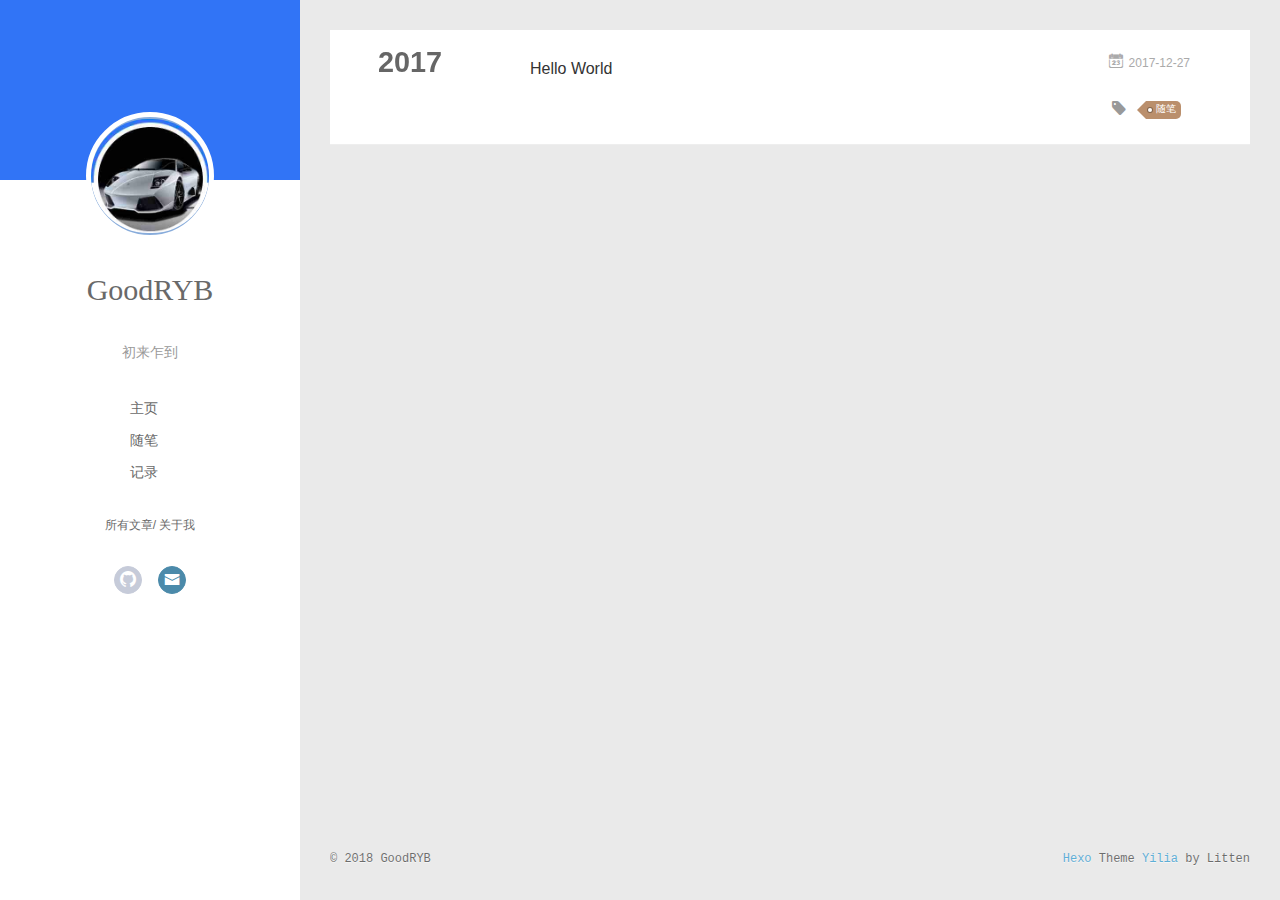
<file: archives/2017/12/index.html>
<!DOCTYPE html>
<html>
<head>
  <meta charset="utf-8">
  
  <meta name="renderer" content="webkit">
  <meta http-equiv="X-UA-Compatible" content="IE=edge" >
  <link rel="dns-prefetch" href="https://goodryb.top">
  <title>Archives: 2017/12 | GoodRYB的博客</title>
  <meta name="viewport" content="width=device-width, initial-scale=1, maximum-scale=1">
  <meta property="og:type" content="website">
<meta property="og:title" content="GoodRYB的博客">
<meta property="og:url" content="https://goodryb.top/archives/2017/12/index.html">
<meta property="og:site_name" content="GoodRYB的博客">
<meta property="og:locale" content="zh-Hans">
<meta name="twitter:card" content="summary">
<meta name="twitter:title" content="GoodRYB的博客">
  
    <link rel="alternative" href="/atom.xml" title="GoodRYB的博客" type="application/atom+xml">
  
  
    <link rel="icon" href="/favicon.ico">
  
  <link rel="stylesheet" type="text/css" href="/./main.0cf68a.css">
  <style type="text/css">
  
    #container.show {
      background: linear-gradient(200deg,#a0cfe4,#e8c37e);
    }
  </style>
  

  

</head>

<body>
  <div id="container" q-class="show:isCtnShow">
    <canvas id="anm-canvas" class="anm-canvas"></canvas>
    <div class="left-col" q-class="show:isShow">
      
<div class="overlay" style="background: #3174f6"></div>
<div class="intrude-less">
	<header id="header" class="inner">
		<a href="/" class="profilepic">
			<img src="/img/touxiang.jpg" class="js-avatar">
		</a>
		<hgroup>
		  <h1 class="header-author"><a href="/">GoodRYB</a></h1>
		</hgroup>
		
		<p class="header-subtitle">初来乍到</p>
		

		<nav class="header-menu">
			<ul>
			
				<li><a href="/">主页</a></li>
	        
				<li><a href="/tags/随笔/">随笔</a></li>
	        
				<li><a href="/tags/记录/">记录</a></li>
	        
			</ul>
		</nav>
		<nav class="header-smart-menu">
    		
    			
    			<a q-on="click: openSlider(e, 'innerArchive')" href="javascript:void(0)">所有文章</a>
    			
            
    			
            
    			
    			<a q-on="click: openSlider(e, 'aboutme')" href="javascript:void(0)">关于我</a>
    			
            
		</nav>
		<nav class="header-nav">
			<div class="social">
				
					<a class="github" target="_blank" href="https://github.com/goodryb" title="github"><i class="icon-github"></i></a>
		        
					<a class="mail" target="_blank" href="mailto:renyabo2005@gmail.com" title="mail"><i class="icon-mail"></i></a>
		        
			</div>
		</nav>
	</header>		
</div>

    </div>
    <div class="mid-col" q-class="show:isShow,hide:isShow|isFalse">
      
<nav id="mobile-nav">
  	<div class="overlay js-overlay" style="background: #3174f6"></div>
	<div class="btnctn js-mobile-btnctn">
  		<div class="slider-trigger list" q-on="click: openSlider(e)"><i class="icon icon-sort"></i></div>
	</div>
	<div class="intrude-less">
		<header id="header" class="inner">
			<div class="profilepic">
				<img src="/img/touxiang.jpg" class="js-avatar">
			</div>
			<hgroup>
			  <h1 class="header-author js-header-author">GoodRYB</h1>
			</hgroup>
			
			<p class="header-subtitle"><i class="icon icon-quo-left"></i>初来乍到<i class="icon icon-quo-right"></i></p>
			
			
			
				
			
				
			
				
			
			
			
			<nav class="header-nav">
				<div class="social">
					
						<a class="github" target="_blank" href="https://github.com/goodryb" title="github"><i class="icon-github"></i></a>
			        
						<a class="mail" target="_blank" href="mailto:renyabo2005@gmail.com" title="mail"><i class="icon-mail"></i></a>
			        
				</div>
			</nav>

			<nav class="header-menu js-header-menu">
				<ul style="width: 70%">
				
				
					<li style="width: 33.333333333333336%"><a href="/">主页</a></li>
		        
					<li style="width: 33.333333333333336%"><a href="/tags/随笔/">随笔</a></li>
		        
					<li style="width: 33.333333333333336%"><a href="/tags/记录/">记录</a></li>
		        
				</ul>
			</nav>
		</header>				
	</div>
	<div class="mobile-mask" style="display:none" q-show="isShow"></div>
</nav>

      <div id="wrapper" class="body-wrap">
        <div class="menu-l">
          <div class="canvas-wrap">
            <canvas data-colors="#eaeaea" data-sectionHeight="100" data-contentId="js-content" id="myCanvas1" class="anm-canvas"></canvas>
          </div>
          <div id="js-content" class="content-ll">
            
  
  
    
    
      
      
      <section class="archives-wrap">
        <div class="archive-year-wrap">
          <a href="/archives/2017" class="archive-year">2017</a>
        </div>
        <div class="archives">
    
    <article class="archive-article archive-type-post">
  <div class="archive-article-inner">
    <header class="archive-article-header">
      	<div class="article-meta">
	      	<a href="/2017/12/27/hello-world/" class="archive-article-date">
  	<time datetime="2017-12-27T03:12:07.000Z" itemprop="datePublished"><i class="icon-calendar icon"></i>2017-12-27</time>
</a>
        </div>
    	 
  
    <h1 itemprop="name">
      <a class="archive-article-title" href="/2017/12/27/hello-world/">Hello World</a>
    </h1>
  

        <div class="article-info info-on-right">
          
	<div class="article-tag tagcloud">
		<i class="icon-price-tags icon"></i>
		<ul class="article-tag-list">
			 
        		<li class="article-tag-list-item">
        			<a href="javascript:void(0)" class="js-tag article-tag-list-link color3">随笔</a>
        		</li>
      		
		</ul>
	</div>

          

        </div>
        <div class="clearfix"></div>
    </header>
  </div>
</article>
  
  
    </div></section>
  

    


          </div>
        </div>
      </div>
      <footer id="footer">
  <div class="outer">
    <div id="footer-info">
    	<div class="footer-left">
    		&copy; 2018 GoodRYB
    	</div>

		<script type="text/javascript">var cnzz_protocol = (("https:" == document.location.protocol) ? " https://" : " http://");document.write(unescape("%3Cspan id='cnzz_stat_icon_1268730363'%3E%3C/span%3E%3Cscript src='" + cnzz_protocol + "s22.cnzz.com/z_stat.php%3Fid%3D1268730363%26show%3Dpic' type='text/javascript'%3E%3C/script%3E"));
		</script>

      	<div class="footer-right">
      		<a href="http://hexo.io/" target="_blank">Hexo</a>  Theme <a href="https://github.com/litten/hexo-theme-yilia" target="_blank">Yilia</a> by Litten
      	</div>
    </div>
  </div>
</footer>

    </div>
    <script>
	var yiliaConfig = {
		mathjax: false,
		isHome: false,
		isPost: false,
		isArchive: true,
		isTag: false,
		isCategory: false,
		open_in_new: false,
		toc_hide_index: true,
		root: "/",
		innerArchive: true,
		showTags: false
	}
</script>

<script>!function(t){function n(e){if(r[e])return r[e].exports;var i=r[e]={exports:{},id:e,loaded:!1};return t[e].call(i.exports,i,i.exports,n),i.loaded=!0,i.exports}var r={};n.m=t,n.c=r,n.p="./",n(0)}([function(t,n,r){r(195),t.exports=r(191)},function(t,n,r){var e=r(3),i=r(52),o=r(27),u=r(28),c=r(53),f="prototype",a=function(t,n,r){var s,l,h,v,p=t&a.F,d=t&a.G,y=t&a.S,g=t&a.P,b=t&a.B,m=d?e:y?e[n]||(e[n]={}):(e[n]||{})[f],x=d?i:i[n]||(i[n]={}),w=x[f]||(x[f]={});d&&(r=n);for(s in r)l=!p&&m&&void 0!==m[s],h=(l?m:r)[s],v=b&&l?c(h,e):g&&"function"==typeof h?c(Function.call,h):h,m&&u(m,s,h,t&a.U),x[s]!=h&&o(x,s,v),g&&w[s]!=h&&(w[s]=h)};e.core=i,a.F=1,a.G=2,a.S=4,a.P=8,a.B=16,a.W=32,a.U=64,a.R=128,t.exports=a},function(t,n,r){var e=r(6);t.exports=function(t){if(!e(t))throw TypeError(t+" is not an object!");return t}},function(t,n){var r=t.exports="undefined"!=typeof window&&window.Math==Math?window:"undefined"!=typeof self&&self.Math==Math?self:Function("return this")();"number"==typeof __g&&(__g=r)},function(t,n){t.exports=function(t){try{return!!t()}catch(t){return!0}}},function(t,n){var r=t.exports="undefined"!=typeof window&&window.Math==Math?window:"undefined"!=typeof self&&self.Math==Math?self:Function("return this")();"number"==typeof __g&&(__g=r)},function(t,n){t.exports=function(t){return"object"==typeof t?null!==t:"function"==typeof t}},function(t,n,r){var e=r(126)("wks"),i=r(76),o=r(3).Symbol,u="function"==typeof o;(t.exports=function(t){return e[t]||(e[t]=u&&o[t]||(u?o:i)("Symbol."+t))}).store=e},function(t,n){var r={}.hasOwnProperty;t.exports=function(t,n){return r.call(t,n)}},function(t,n,r){var e=r(94),i=r(33);t.exports=function(t){return e(i(t))}},function(t,n,r){t.exports=!r(4)(function(){return 7!=Object.defineProperty({},"a",{get:function(){return 7}}).a})},function(t,n,r){var e=r(2),i=r(167),o=r(50),u=Object.defineProperty;n.f=r(10)?Object.defineProperty:function(t,n,r){if(e(t),n=o(n,!0),e(r),i)try{return u(t,n,r)}catch(t){}if("get"in r||"set"in r)throw TypeError("Accessors not supported!");return"value"in r&&(t[n]=r.value),t}},function(t,n,r){t.exports=!r(18)(function(){return 7!=Object.defineProperty({},"a",{get:function(){return 7}}).a})},function(t,n,r){var e=r(14),i=r(22);t.exports=r(12)?function(t,n,r){return e.f(t,n,i(1,r))}:function(t,n,r){return t[n]=r,t}},function(t,n,r){var e=r(20),i=r(58),o=r(42),u=Object.defineProperty;n.f=r(12)?Object.defineProperty:function(t,n,r){if(e(t),n=o(n,!0),e(r),i)try{return u(t,n,r)}catch(t){}if("get"in r||"set"in r)throw TypeError("Accessors not supported!");return"value"in r&&(t[n]=r.value),t}},function(t,n,r){var e=r(40)("wks"),i=r(23),o=r(5).Symbol,u="function"==typeof o;(t.exports=function(t){return e[t]||(e[t]=u&&o[t]||(u?o:i)("Symbol."+t))}).store=e},function(t,n,r){var e=r(67),i=Math.min;t.exports=function(t){return t>0?i(e(t),9007199254740991):0}},function(t,n,r){var e=r(46);t.exports=function(t){return Object(e(t))}},function(t,n){t.exports=function(t){try{return!!t()}catch(t){return!0}}},function(t,n,r){var e=r(63),i=r(34);t.exports=Object.keys||function(t){return e(t,i)}},function(t,n,r){var e=r(21);t.exports=function(t){if(!e(t))throw TypeError(t+" is not an object!");return t}},function(t,n){t.exports=function(t){return"object"==typeof t?null!==t:"function"==typeof t}},function(t,n){t.exports=function(t,n){return{enumerable:!(1&t),configurable:!(2&t),writable:!(4&t),value:n}}},function(t,n){var r=0,e=Math.random();t.exports=function(t){return"Symbol(".concat(void 0===t?"":t,")_",(++r+e).toString(36))}},function(t,n){var r={}.hasOwnProperty;t.exports=function(t,n){return r.call(t,n)}},function(t,n){var r=t.exports={version:"2.4.0"};"number"==typeof __e&&(__e=r)},function(t,n){t.exports=function(t){if("function"!=typeof t)throw TypeError(t+" is not a function!");return t}},function(t,n,r){var e=r(11),i=r(66);t.exports=r(10)?function(t,n,r){return e.f(t,n,i(1,r))}:function(t,n,r){return t[n]=r,t}},function(t,n,r){var e=r(3),i=r(27),o=r(24),u=r(76)("src"),c="toString",f=Function[c],a=(""+f).split(c);r(52).inspectSource=function(t){return f.call(t)},(t.exports=function(t,n,r,c){var f="function"==typeof r;f&&(o(r,"name")||i(r,"name",n)),t[n]!==r&&(f&&(o(r,u)||i(r,u,t[n]?""+t[n]:a.join(String(n)))),t===e?t[n]=r:c?t[n]?t[n]=r:i(t,n,r):(delete t[n],i(t,n,r)))})(Function.prototype,c,function(){return"function"==typeof this&&this[u]||f.call(this)})},function(t,n,r){var e=r(1),i=r(4),o=r(46),u=function(t,n,r,e){var i=String(o(t)),u="<"+n;return""!==r&&(u+=" "+r+'="'+String(e).replace(/"/g,"&quot;")+'"'),u+">"+i+"</"+n+">"};t.exports=function(t,n){var r={};r[t]=n(u),e(e.P+e.F*i(function(){var n=""[t]('"');return n!==n.toLowerCase()||n.split('"').length>3}),"String",r)}},function(t,n,r){var e=r(115),i=r(46);t.exports=function(t){return e(i(t))}},function(t,n,r){var e=r(116),i=r(66),o=r(30),u=r(50),c=r(24),f=r(167),a=Object.getOwnPropertyDescriptor;n.f=r(10)?a:function(t,n){if(t=o(t),n=u(n,!0),f)try{return a(t,n)}catch(t){}if(c(t,n))return i(!e.f.call(t,n),t[n])}},function(t,n,r){var e=r(24),i=r(17),o=r(145)("IE_PROTO"),u=Object.prototype;t.exports=Object.getPrototypeOf||function(t){return t=i(t),e(t,o)?t[o]:"function"==typeof t.constructor&&t instanceof t.constructor?t.constructor.prototype:t instanceof Object?u:null}},function(t,n){t.exports=function(t){if(void 0==t)throw TypeError("Can't call method on  "+t);return t}},function(t,n){t.exports="constructor,hasOwnProperty,isPrototypeOf,propertyIsEnumerable,toLocaleString,toString,valueOf".split(",")},function(t,n){t.exports={}},function(t,n){t.exports=!0},function(t,n){n.f={}.propertyIsEnumerable},function(t,n,r){var e=r(14).f,i=r(8),o=r(15)("toStringTag");t.exports=function(t,n,r){t&&!i(t=r?t:t.prototype,o)&&e(t,o,{configurable:!0,value:n})}},function(t,n,r){var e=r(40)("keys"),i=r(23);t.exports=function(t){return e[t]||(e[t]=i(t))}},function(t,n,r){var e=r(5),i="__core-js_shared__",o=e[i]||(e[i]={});t.exports=function(t){return o[t]||(o[t]={})}},function(t,n){var r=Math.ceil,e=Math.floor;t.exports=function(t){return isNaN(t=+t)?0:(t>0?e:r)(t)}},function(t,n,r){var e=r(21);t.exports=function(t,n){if(!e(t))return t;var r,i;if(n&&"function"==typeof(r=t.toString)&&!e(i=r.call(t)))return i;if("function"==typeof(r=t.valueOf)&&!e(i=r.call(t)))return i;if(!n&&"function"==typeof(r=t.toString)&&!e(i=r.call(t)))return i;throw TypeError("Can't convert object to primitive value")}},function(t,n,r){var e=r(5),i=r(25),o=r(36),u=r(44),c=r(14).f;t.exports=function(t){var n=i.Symbol||(i.Symbol=o?{}:e.Symbol||{});"_"==t.charAt(0)||t in n||c(n,t,{value:u.f(t)})}},function(t,n,r){n.f=r(15)},function(t,n){var r={}.toString;t.exports=function(t){return r.call(t).slice(8,-1)}},function(t,n){t.exports=function(t){if(void 0==t)throw TypeError("Can't call method on  "+t);return t}},function(t,n,r){var e=r(4);t.exports=function(t,n){return!!t&&e(function(){n?t.call(null,function(){},1):t.call(null)})}},function(t,n,r){var e=r(53),i=r(115),o=r(17),u=r(16),c=r(203);t.exports=function(t,n){var r=1==t,f=2==t,a=3==t,s=4==t,l=6==t,h=5==t||l,v=n||c;return function(n,c,p){for(var d,y,g=o(n),b=i(g),m=e(c,p,3),x=u(b.length),w=0,S=r?v(n,x):f?v(n,0):void 0;x>w;w++)if((h||w in b)&&(d=b[w],y=m(d,w,g),t))if(r)S[w]=y;else if(y)switch(t){case 3:return!0;case 5:return d;case 6:return w;case 2:S.push(d)}else if(s)return!1;return l?-1:a||s?s:S}}},function(t,n,r){var e=r(1),i=r(52),o=r(4);t.exports=function(t,n){var r=(i.Object||{})[t]||Object[t],u={};u[t]=n(r),e(e.S+e.F*o(function(){r(1)}),"Object",u)}},function(t,n,r){var e=r(6);t.exports=function(t,n){if(!e(t))return t;var r,i;if(n&&"function"==typeof(r=t.toString)&&!e(i=r.call(t)))return i;if("function"==typeof(r=t.valueOf)&&!e(i=r.call(t)))return i;if(!n&&"function"==typeof(r=t.toString)&&!e(i=r.call(t)))return i;throw TypeError("Can't convert object to primitive value")}},function(t,n,r){var e=r(5),i=r(25),o=r(91),u=r(13),c="prototype",f=function(t,n,r){var a,s,l,h=t&f.F,v=t&f.G,p=t&f.S,d=t&f.P,y=t&f.B,g=t&f.W,b=v?i:i[n]||(i[n]={}),m=b[c],x=v?e:p?e[n]:(e[n]||{})[c];v&&(r=n);for(a in r)(s=!h&&x&&void 0!==x[a])&&a in b||(l=s?x[a]:r[a],b[a]=v&&"function"!=typeof x[a]?r[a]:y&&s?o(l,e):g&&x[a]==l?function(t){var n=function(n,r,e){if(this instanceof t){switch(arguments.length){case 0:return new t;case 1:return new t(n);case 2:return new t(n,r)}return new t(n,r,e)}return t.apply(this,arguments)};return n[c]=t[c],n}(l):d&&"function"==typeof l?o(Function.call,l):l,d&&((b.virtual||(b.virtual={}))[a]=l,t&f.R&&m&&!m[a]&&u(m,a,l)))};f.F=1,f.G=2,f.S=4,f.P=8,f.B=16,f.W=32,f.U=64,f.R=128,t.exports=f},function(t,n){var r=t.exports={version:"2.4.0"};"number"==typeof __e&&(__e=r)},function(t,n,r){var e=r(26);t.exports=function(t,n,r){if(e(t),void 0===n)return t;switch(r){case 1:return function(r){return t.call(n,r)};case 2:return function(r,e){return t.call(n,r,e)};case 3:return function(r,e,i){return t.call(n,r,e,i)}}return function(){return t.apply(n,arguments)}}},function(t,n,r){var e=r(183),i=r(1),o=r(126)("metadata"),u=o.store||(o.store=new(r(186))),c=function(t,n,r){var i=u.get(t);if(!i){if(!r)return;u.set(t,i=new e)}var o=i.get(n);if(!o){if(!r)return;i.set(n,o=new e)}return o},f=function(t,n,r){var e=c(n,r,!1);return void 0!==e&&e.has(t)},a=function(t,n,r){var e=c(n,r,!1);return void 0===e?void 0:e.get(t)},s=function(t,n,r,e){c(r,e,!0).set(t,n)},l=function(t,n){var r=c(t,n,!1),e=[];return r&&r.forEach(function(t,n){e.push(n)}),e},h=function(t){return void 0===t||"symbol"==typeof t?t:String(t)},v=function(t){i(i.S,"Reflect",t)};t.exports={store:u,map:c,has:f,get:a,set:s,keys:l,key:h,exp:v}},function(t,n,r){"use strict";if(r(10)){var e=r(69),i=r(3),o=r(4),u=r(1),c=r(127),f=r(152),a=r(53),s=r(68),l=r(66),h=r(27),v=r(73),p=r(67),d=r(16),y=r(75),g=r(50),b=r(24),m=r(180),x=r(114),w=r(6),S=r(17),_=r(137),O=r(70),E=r(32),P=r(71).f,j=r(154),F=r(76),M=r(7),A=r(48),N=r(117),T=r(146),I=r(155),k=r(80),L=r(123),R=r(74),C=r(130),D=r(160),U=r(11),W=r(31),G=U.f,B=W.f,V=i.RangeError,z=i.TypeError,q=i.Uint8Array,K="ArrayBuffer",J="Shared"+K,Y="BYTES_PER_ELEMENT",H="prototype",$=Array[H],X=f.ArrayBuffer,Q=f.DataView,Z=A(0),tt=A(2),nt=A(3),rt=A(4),et=A(5),it=A(6),ot=N(!0),ut=N(!1),ct=I.values,ft=I.keys,at=I.entries,st=$.lastIndexOf,lt=$.reduce,ht=$.reduceRight,vt=$.join,pt=$.sort,dt=$.slice,yt=$.toString,gt=$.toLocaleString,bt=M("iterator"),mt=M("toStringTag"),xt=F("typed_constructor"),wt=F("def_constructor"),St=c.CONSTR,_t=c.TYPED,Ot=c.VIEW,Et="Wrong length!",Pt=A(1,function(t,n){return Tt(T(t,t[wt]),n)}),jt=o(function(){return 1===new q(new Uint16Array([1]).buffer)[0]}),Ft=!!q&&!!q[H].set&&o(function(){new q(1).set({})}),Mt=function(t,n){if(void 0===t)throw z(Et);var r=+t,e=d(t);if(n&&!m(r,e))throw V(Et);return e},At=function(t,n){var r=p(t);if(r<0||r%n)throw V("Wrong offset!");return r},Nt=function(t){if(w(t)&&_t in t)return t;throw z(t+" is not a typed array!")},Tt=function(t,n){if(!(w(t)&&xt in t))throw z("It is not a typed array constructor!");return new t(n)},It=function(t,n){return kt(T(t,t[wt]),n)},kt=function(t,n){for(var r=0,e=n.length,i=Tt(t,e);e>r;)i[r]=n[r++];return i},Lt=function(t,n,r){G(t,n,{get:function(){return this._d[r]}})},Rt=function(t){var n,r,e,i,o,u,c=S(t),f=arguments.length,s=f>1?arguments[1]:void 0,l=void 0!==s,h=j(c);if(void 0!=h&&!_(h)){for(u=h.call(c),e=[],n=0;!(o=u.next()).done;n++)e.push(o.value);c=e}for(l&&f>2&&(s=a(s,arguments[2],2)),n=0,r=d(c.length),i=Tt(this,r);r>n;n++)i[n]=l?s(c[n],n):c[n];return i},Ct=function(){for(var t=0,n=arguments.length,r=Tt(this,n);n>t;)r[t]=arguments[t++];return r},Dt=!!q&&o(function(){gt.call(new q(1))}),Ut=function(){return gt.apply(Dt?dt.call(Nt(this)):Nt(this),arguments)},Wt={copyWithin:function(t,n){return D.call(Nt(this),t,n,arguments.length>2?arguments[2]:void 0)},every:function(t){return rt(Nt(this),t,arguments.length>1?arguments[1]:void 0)},fill:function(t){return C.apply(Nt(this),arguments)},filter:function(t){return It(this,tt(Nt(this),t,arguments.length>1?arguments[1]:void 0))},find:function(t){return et(Nt(this),t,arguments.length>1?arguments[1]:void 0)},findIndex:function(t){return it(Nt(this),t,arguments.length>1?arguments[1]:void 0)},forEach:function(t){Z(Nt(this),t,arguments.length>1?arguments[1]:void 0)},indexOf:function(t){return ut(Nt(this),t,arguments.length>1?arguments[1]:void 0)},includes:function(t){return ot(Nt(this),t,arguments.length>1?arguments[1]:void 0)},join:function(t){return vt.apply(Nt(this),arguments)},lastIndexOf:function(t){return st.apply(Nt(this),arguments)},map:function(t){return Pt(Nt(this),t,arguments.length>1?arguments[1]:void 0)},reduce:function(t){return lt.apply(Nt(this),arguments)},reduceRight:function(t){return ht.apply(Nt(this),arguments)},reverse:function(){for(var t,n=this,r=Nt(n).length,e=Math.floor(r/2),i=0;i<e;)t=n[i],n[i++]=n[--r],n[r]=t;return n},some:function(t){return nt(Nt(this),t,arguments.length>1?arguments[1]:void 0)},sort:function(t){return pt.call(Nt(this),t)},subarray:function(t,n){var r=Nt(this),e=r.length,i=y(t,e);return new(T(r,r[wt]))(r.buffer,r.byteOffset+i*r.BYTES_PER_ELEMENT,d((void 0===n?e:y(n,e))-i))}},Gt=function(t,n){return It(this,dt.call(Nt(this),t,n))},Bt=function(t){Nt(this);var n=At(arguments[1],1),r=this.length,e=S(t),i=d(e.length),o=0;if(i+n>r)throw V(Et);for(;o<i;)this[n+o]=e[o++]},Vt={entries:function(){return at.call(Nt(this))},keys:function(){return ft.call(Nt(this))},values:function(){return ct.call(Nt(this))}},zt=function(t,n){return w(t)&&t[_t]&&"symbol"!=typeof n&&n in t&&String(+n)==String(n)},qt=function(t,n){return zt(t,n=g(n,!0))?l(2,t[n]):B(t,n)},Kt=function(t,n,r){return!(zt(t,n=g(n,!0))&&w(r)&&b(r,"value"))||b(r,"get")||b(r,"set")||r.configurable||b(r,"writable")&&!r.writable||b(r,"enumerable")&&!r.enumerable?G(t,n,r):(t[n]=r.value,t)};St||(W.f=qt,U.f=Kt),u(u.S+u.F*!St,"Object",{getOwnPropertyDescriptor:qt,defineProperty:Kt}),o(function(){yt.call({})})&&(yt=gt=function(){return vt.call(this)});var Jt=v({},Wt);v(Jt,Vt),h(Jt,bt,Vt.values),v(Jt,{slice:Gt,set:Bt,constructor:function(){},toString:yt,toLocaleString:Ut}),Lt(Jt,"buffer","b"),Lt(Jt,"byteOffset","o"),Lt(Jt,"byteLength","l"),Lt(Jt,"length","e"),G(Jt,mt,{get:function(){return this[_t]}}),t.exports=function(t,n,r,f){f=!!f;var a=t+(f?"Clamped":"")+"Array",l="Uint8Array"!=a,v="get"+t,p="set"+t,y=i[a],g=y||{},b=y&&E(y),m=!y||!c.ABV,S={},_=y&&y[H],j=function(t,r){var e=t._d;return e.v[v](r*n+e.o,jt)},F=function(t,r,e){var i=t._d;f&&(e=(e=Math.round(e))<0?0:e>255?255:255&e),i.v[p](r*n+i.o,e,jt)},M=function(t,n){G(t,n,{get:function(){return j(this,n)},set:function(t){return F(this,n,t)},enumerable:!0})};m?(y=r(function(t,r,e,i){s(t,y,a,"_d");var o,u,c,f,l=0,v=0;if(w(r)){if(!(r instanceof X||(f=x(r))==K||f==J))return _t in r?kt(y,r):Rt.call(y,r);o=r,v=At(e,n);var p=r.byteLength;if(void 0===i){if(p%n)throw V(Et);if((u=p-v)<0)throw V(Et)}else if((u=d(i)*n)+v>p)throw V(Et);c=u/n}else c=Mt(r,!0),u=c*n,o=new X(u);for(h(t,"_d",{b:o,o:v,l:u,e:c,v:new Q(o)});l<c;)M(t,l++)}),_=y[H]=O(Jt),h(_,"constructor",y)):L(function(t){new y(null),new y(t)},!0)||(y=r(function(t,r,e,i){s(t,y,a);var o;return w(r)?r instanceof X||(o=x(r))==K||o==J?void 0!==i?new g(r,At(e,n),i):void 0!==e?new g(r,At(e,n)):new g(r):_t in r?kt(y,r):Rt.call(y,r):new g(Mt(r,l))}),Z(b!==Function.prototype?P(g).concat(P(b)):P(g),function(t){t in y||h(y,t,g[t])}),y[H]=_,e||(_.constructor=y));var A=_[bt],N=!!A&&("values"==A.name||void 0==A.name),T=Vt.values;h(y,xt,!0),h(_,_t,a),h(_,Ot,!0),h(_,wt,y),(f?new y(1)[mt]==a:mt in _)||G(_,mt,{get:function(){return a}}),S[a]=y,u(u.G+u.W+u.F*(y!=g),S),u(u.S,a,{BYTES_PER_ELEMENT:n,from:Rt,of:Ct}),Y in _||h(_,Y,n),u(u.P,a,Wt),R(a),u(u.P+u.F*Ft,a,{set:Bt}),u(u.P+u.F*!N,a,Vt),u(u.P+u.F*(_.toString!=yt),a,{toString:yt}),u(u.P+u.F*o(function(){new y(1).slice()}),a,{slice:Gt}),u(u.P+u.F*(o(function(){return[1,2].toLocaleString()!=new y([1,2]).toLocaleString()})||!o(function(){_.toLocaleString.call([1,2])})),a,{toLocaleString:Ut}),k[a]=N?A:T,e||N||h(_,bt,T)}}else t.exports=function(){}},function(t,n){var r={}.toString;t.exports=function(t){return r.call(t).slice(8,-1)}},function(t,n,r){var e=r(21),i=r(5).document,o=e(i)&&e(i.createElement);t.exports=function(t){return o?i.createElement(t):{}}},function(t,n,r){t.exports=!r(12)&&!r(18)(function(){return 7!=Object.defineProperty(r(57)("div"),"a",{get:function(){return 7}}).a})},function(t,n,r){"use strict";var e=r(36),i=r(51),o=r(64),u=r(13),c=r(8),f=r(35),a=r(96),s=r(38),l=r(103),h=r(15)("iterator"),v=!([].keys&&"next"in[].keys()),p="keys",d="values",y=function(){return this};t.exports=function(t,n,r,g,b,m,x){a(r,n,g);var w,S,_,O=function(t){if(!v&&t in F)return F[t];switch(t){case p:case d:return function(){return new r(this,t)}}return function(){return new r(this,t)}},E=n+" Iterator",P=b==d,j=!1,F=t.prototype,M=F[h]||F["@@iterator"]||b&&F[b],A=M||O(b),N=b?P?O("entries"):A:void 0,T="Array"==n?F.entries||M:M;if(T&&(_=l(T.call(new t)))!==Object.prototype&&(s(_,E,!0),e||c(_,h)||u(_,h,y)),P&&M&&M.name!==d&&(j=!0,A=function(){return M.call(this)}),e&&!x||!v&&!j&&F[h]||u(F,h,A),f[n]=A,f[E]=y,b)if(w={values:P?A:O(d),keys:m?A:O(p),entries:N},x)for(S in w)S in F||o(F,S,w[S]);else i(i.P+i.F*(v||j),n,w);return w}},function(t,n,r){var e=r(20),i=r(100),o=r(34),u=r(39)("IE_PROTO"),c=function(){},f="prototype",a=function(){var t,n=r(57)("iframe"),e=o.length;for(n.style.display="none",r(93).appendChild(n),n.src="javascript:",t=n.contentWindow.document,t.open(),t.write("<script>document.F=Object<\/script>"),t.close(),a=t.F;e--;)delete a[f][o[e]];return a()};t.exports=Object.create||function(t,n){var r;return null!==t?(c[f]=e(t),r=new c,c[f]=null,r[u]=t):r=a(),void 0===n?r:i(r,n)}},function(t,n,r){var e=r(63),i=r(34).concat("length","prototype");n.f=Object.getOwnPropertyNames||function(t){return e(t,i)}},function(t,n){n.f=Object.getOwnPropertySymbols},function(t,n,r){var e=r(8),i=r(9),o=r(90)(!1),u=r(39)("IE_PROTO");t.exports=function(t,n){var r,c=i(t),f=0,a=[];for(r in c)r!=u&&e(c,r)&&a.push(r);for(;n.length>f;)e(c,r=n[f++])&&(~o(a,r)||a.push(r));return a}},function(t,n,r){t.exports=r(13)},function(t,n,r){var e=r(76)("meta"),i=r(6),o=r(24),u=r(11).f,c=0,f=Object.isExtensible||function(){return!0},a=!r(4)(function(){return f(Object.preventExtensions({}))}),s=function(t){u(t,e,{value:{i:"O"+ ++c,w:{}}})},l=function(t,n){if(!i(t))return"symbol"==typeof t?t:("string"==typeof t?"S":"P")+t;if(!o(t,e)){if(!f(t))return"F";if(!n)return"E";s(t)}return t[e].i},h=function(t,n){if(!o(t,e)){if(!f(t))return!0;if(!n)return!1;s(t)}return t[e].w},v=function(t){return a&&p.NEED&&f(t)&&!o(t,e)&&s(t),t},p=t.exports={KEY:e,NEED:!1,fastKey:l,getWeak:h,onFreeze:v}},function(t,n){t.exports=function(t,n){return{enumerable:!(1&t),configurable:!(2&t),writable:!(4&t),value:n}}},function(t,n){var r=Math.ceil,e=Math.floor;t.exports=function(t){return isNaN(t=+t)?0:(t>0?e:r)(t)}},function(t,n){t.exports=function(t,n,r,e){if(!(t instanceof n)||void 0!==e&&e in t)throw TypeError(r+": incorrect invocation!");return t}},function(t,n){t.exports=!1},function(t,n,r){var e=r(2),i=r(173),o=r(133),u=r(145)("IE_PROTO"),c=function(){},f="prototype",a=function(){var t,n=r(132)("iframe"),e=o.length;for(n.style.display="none",r(135).appendChild(n),n.src="javascript:",t=n.contentWindow.document,t.open(),t.write("<script>document.F=Object<\/script>"),t.close(),a=t.F;e--;)delete a[f][o[e]];return a()};t.exports=Object.create||function(t,n){var r;return null!==t?(c[f]=e(t),r=new c,c[f]=null,r[u]=t):r=a(),void 0===n?r:i(r,n)}},function(t,n,r){var e=r(175),i=r(133).concat("length","prototype");n.f=Object.getOwnPropertyNames||function(t){return e(t,i)}},function(t,n,r){var e=r(175),i=r(133);t.exports=Object.keys||function(t){return e(t,i)}},function(t,n,r){var e=r(28);t.exports=function(t,n,r){for(var i in n)e(t,i,n[i],r);return t}},function(t,n,r){"use strict";var e=r(3),i=r(11),o=r(10),u=r(7)("species");t.exports=function(t){var n=e[t];o&&n&&!n[u]&&i.f(n,u,{configurable:!0,get:function(){return this}})}},function(t,n,r){var e=r(67),i=Math.max,o=Math.min;t.exports=function(t,n){return t=e(t),t<0?i(t+n,0):o(t,n)}},function(t,n){var r=0,e=Math.random();t.exports=function(t){return"Symbol(".concat(void 0===t?"":t,")_",(++r+e).toString(36))}},function(t,n,r){var e=r(33);t.exports=function(t){return Object(e(t))}},function(t,n,r){var e=r(7)("unscopables"),i=Array.prototype;void 0==i[e]&&r(27)(i,e,{}),t.exports=function(t){i[e][t]=!0}},function(t,n,r){var e=r(53),i=r(169),o=r(137),u=r(2),c=r(16),f=r(154),a={},s={},n=t.exports=function(t,n,r,l,h){var v,p,d,y,g=h?function(){return t}:f(t),b=e(r,l,n?2:1),m=0;if("function"!=typeof g)throw TypeError(t+" is not iterable!");if(o(g)){for(v=c(t.length);v>m;m++)if((y=n?b(u(p=t[m])[0],p[1]):b(t[m]))===a||y===s)return y}else for(d=g.call(t);!(p=d.next()).done;)if((y=i(d,b,p.value,n))===a||y===s)return y};n.BREAK=a,n.RETURN=s},function(t,n){t.exports={}},function(t,n,r){var e=r(11).f,i=r(24),o=r(7)("toStringTag");t.exports=function(t,n,r){t&&!i(t=r?t:t.prototype,o)&&e(t,o,{configurable:!0,value:n})}},function(t,n,r){var e=r(1),i=r(46),o=r(4),u=r(150),c="["+u+"]",f="​",a=RegExp("^"+c+c+"*"),s=RegExp(c+c+"*$"),l=function(t,n,r){var i={},c=o(function(){return!!u[t]()||f[t]()!=f}),a=i[t]=c?n(h):u[t];r&&(i[r]=a),e(e.P+e.F*c,"String",i)},h=l.trim=function(t,n){return t=String(i(t)),1&n&&(t=t.replace(a,"")),2&n&&(t=t.replace(s,"")),t};t.exports=l},function(t,n,r){t.exports={default:r(86),__esModule:!0}},function(t,n,r){t.exports={default:r(87),__esModule:!0}},function(t,n,r){"use strict";function e(t){return t&&t.__esModule?t:{default:t}}n.__esModule=!0;var i=r(84),o=e(i),u=r(83),c=e(u),f="function"==typeof c.default&&"symbol"==typeof o.default?function(t){return typeof t}:function(t){return t&&"function"==typeof c.default&&t.constructor===c.default&&t!==c.default.prototype?"symbol":typeof t};n.default="function"==typeof c.default&&"symbol"===f(o.default)?function(t){return void 0===t?"undefined":f(t)}:function(t){return t&&"function"==typeof c.default&&t.constructor===c.default&&t!==c.default.prototype?"symbol":void 0===t?"undefined":f(t)}},function(t,n,r){r(110),r(108),r(111),r(112),t.exports=r(25).Symbol},function(t,n,r){r(109),r(113),t.exports=r(44).f("iterator")},function(t,n){t.exports=function(t){if("function"!=typeof t)throw TypeError(t+" is not a function!");return t}},function(t,n){t.exports=function(){}},function(t,n,r){var e=r(9),i=r(106),o=r(105);t.exports=function(t){return function(n,r,u){var c,f=e(n),a=i(f.length),s=o(u,a);if(t&&r!=r){for(;a>s;)if((c=f[s++])!=c)return!0}else for(;a>s;s++)if((t||s in f)&&f[s]===r)return t||s||0;return!t&&-1}}},function(t,n,r){var e=r(88);t.exports=function(t,n,r){if(e(t),void 0===n)return t;switch(r){case 1:return function(r){return t.call(n,r)};case 2:return function(r,e){return t.call(n,r,e)};case 3:return function(r,e,i){return t.call(n,r,e,i)}}return function(){return t.apply(n,arguments)}}},function(t,n,r){var e=r(19),i=r(62),o=r(37);t.exports=function(t){var n=e(t),r=i.f;if(r)for(var u,c=r(t),f=o.f,a=0;c.length>a;)f.call(t,u=c[a++])&&n.push(u);return n}},function(t,n,r){t.exports=r(5).document&&document.documentElement},function(t,n,r){var e=r(56);t.exports=Object("z").propertyIsEnumerable(0)?Object:function(t){return"String"==e(t)?t.split(""):Object(t)}},function(t,n,r){var e=r(56);t.exports=Array.isArray||function(t){return"Array"==e(t)}},function(t,n,r){"use strict";var e=r(60),i=r(22),o=r(38),u={};r(13)(u,r(15)("iterator"),function(){return this}),t.exports=function(t,n,r){t.prototype=e(u,{next:i(1,r)}),o(t,n+" Iterator")}},function(t,n){t.exports=function(t,n){return{value:n,done:!!t}}},function(t,n,r){var e=r(19),i=r(9);t.exports=function(t,n){for(var r,o=i(t),u=e(o),c=u.length,f=0;c>f;)if(o[r=u[f++]]===n)return r}},function(t,n,r){var e=r(23)("meta"),i=r(21),o=r(8),u=r(14).f,c=0,f=Object.isExtensible||function(){return!0},a=!r(18)(function(){return f(Object.preventExtensions({}))}),s=function(t){u(t,e,{value:{i:"O"+ ++c,w:{}}})},l=function(t,n){if(!i(t))return"symbol"==typeof t?t:("string"==typeof t?"S":"P")+t;if(!o(t,e)){if(!f(t))return"F";if(!n)return"E";s(t)}return t[e].i},h=function(t,n){if(!o(t,e)){if(!f(t))return!0;if(!n)return!1;s(t)}return t[e].w},v=function(t){return a&&p.NEED&&f(t)&&!o(t,e)&&s(t),t},p=t.exports={KEY:e,NEED:!1,fastKey:l,getWeak:h,onFreeze:v}},function(t,n,r){var e=r(14),i=r(20),o=r(19);t.exports=r(12)?Object.defineProperties:function(t,n){i(t);for(var r,u=o(n),c=u.length,f=0;c>f;)e.f(t,r=u[f++],n[r]);return t}},function(t,n,r){var e=r(37),i=r(22),o=r(9),u=r(42),c=r(8),f=r(58),a=Object.getOwnPropertyDescriptor;n.f=r(12)?a:function(t,n){if(t=o(t),n=u(n,!0),f)try{return a(t,n)}catch(t){}if(c(t,n))return i(!e.f.call(t,n),t[n])}},function(t,n,r){var e=r(9),i=r(61).f,o={}.toString,u="object"==typeof window&&window&&Object.getOwnPropertyNames?Object.getOwnPropertyNames(window):[],c=function(t){try{return i(t)}catch(t){return u.slice()}};t.exports.f=function(t){return u&&"[object Window]"==o.call(t)?c(t):i(e(t))}},function(t,n,r){var e=r(8),i=r(77),o=r(39)("IE_PROTO"),u=Object.prototype;t.exports=Object.getPrototypeOf||function(t){return t=i(t),e(t,o)?t[o]:"function"==typeof t.constructor&&t instanceof t.constructor?t.constructor.prototype:t instanceof Object?u:null}},function(t,n,r){var e=r(41),i=r(33);t.exports=function(t){return function(n,r){var o,u,c=String(i(n)),f=e(r),a=c.length;return f<0||f>=a?t?"":void 0:(o=c.charCodeAt(f),o<55296||o>56319||f+1===a||(u=c.charCodeAt(f+1))<56320||u>57343?t?c.charAt(f):o:t?c.slice(f,f+2):u-56320+(o-55296<<10)+65536)}}},function(t,n,r){var e=r(41),i=Math.max,o=Math.min;t.exports=function(t,n){return t=e(t),t<0?i(t+n,0):o(t,n)}},function(t,n,r){var e=r(41),i=Math.min;t.exports=function(t){return t>0?i(e(t),9007199254740991):0}},function(t,n,r){"use strict";var e=r(89),i=r(97),o=r(35),u=r(9);t.exports=r(59)(Array,"Array",function(t,n){this._t=u(t),this._i=0,this._k=n},function(){var t=this._t,n=this._k,r=this._i++;return!t||r>=t.length?(this._t=void 0,i(1)):"keys"==n?i(0,r):"values"==n?i(0,t[r]):i(0,[r,t[r]])},"values"),o.Arguments=o.Array,e("keys"),e("values"),e("entries")},function(t,n){},function(t,n,r){"use strict";var e=r(104)(!0);r(59)(String,"String",function(t){this._t=String(t),this._i=0},function(){var t,n=this._t,r=this._i;return r>=n.length?{value:void 0,done:!0}:(t=e(n,r),this._i+=t.length,{value:t,done:!1})})},function(t,n,r){"use strict";var e=r(5),i=r(8),o=r(12),u=r(51),c=r(64),f=r(99).KEY,a=r(18),s=r(40),l=r(38),h=r(23),v=r(15),p=r(44),d=r(43),y=r(98),g=r(92),b=r(95),m=r(20),x=r(9),w=r(42),S=r(22),_=r(60),O=r(102),E=r(101),P=r(14),j=r(19),F=E.f,M=P.f,A=O.f,N=e.Symbol,T=e.JSON,I=T&&T.stringify,k="prototype",L=v("_hidden"),R=v("toPrimitive"),C={}.propertyIsEnumerable,D=s("symbol-registry"),U=s("symbols"),W=s("op-symbols"),G=Object[k],B="function"==typeof N,V=e.QObject,z=!V||!V[k]||!V[k].findChild,q=o&&a(function(){return 7!=_(M({},"a",{get:function(){return M(this,"a",{value:7}).a}})).a})?function(t,n,r){var e=F(G,n);e&&delete G[n],M(t,n,r),e&&t!==G&&M(G,n,e)}:M,K=function(t){var n=U[t]=_(N[k]);return n._k=t,n},J=B&&"symbol"==typeof N.iterator?function(t){return"symbol"==typeof t}:function(t){return t instanceof N},Y=function(t,n,r){return t===G&&Y(W,n,r),m(t),n=w(n,!0),m(r),i(U,n)?(r.enumerable?(i(t,L)&&t[L][n]&&(t[L][n]=!1),r=_(r,{enumerable:S(0,!1)})):(i(t,L)||M(t,L,S(1,{})),t[L][n]=!0),q(t,n,r)):M(t,n,r)},H=function(t,n){m(t);for(var r,e=g(n=x(n)),i=0,o=e.length;o>i;)Y(t,r=e[i++],n[r]);return t},$=function(t,n){return void 0===n?_(t):H(_(t),n)},X=function(t){var n=C.call(this,t=w(t,!0));return!(this===G&&i(U,t)&&!i(W,t))&&(!(n||!i(this,t)||!i(U,t)||i(this,L)&&this[L][t])||n)},Q=function(t,n){if(t=x(t),n=w(n,!0),t!==G||!i(U,n)||i(W,n)){var r=F(t,n);return!r||!i(U,n)||i(t,L)&&t[L][n]||(r.enumerable=!0),r}},Z=function(t){for(var n,r=A(x(t)),e=[],o=0;r.length>o;)i(U,n=r[o++])||n==L||n==f||e.push(n);return e},tt=function(t){for(var n,r=t===G,e=A(r?W:x(t)),o=[],u=0;e.length>u;)!i(U,n=e[u++])||r&&!i(G,n)||o.push(U[n]);return o};B||(N=function(){if(this instanceof N)throw TypeError("Symbol is not a constructor!");var t=h(arguments.length>0?arguments[0]:void 0),n=function(r){this===G&&n.call(W,r),i(this,L)&&i(this[L],t)&&(this[L][t]=!1),q(this,t,S(1,r))};return o&&z&&q(G,t,{configurable:!0,set:n}),K(t)},c(N[k],"toString",function(){return this._k}),E.f=Q,P.f=Y,r(61).f=O.f=Z,r(37).f=X,r(62).f=tt,o&&!r(36)&&c(G,"propertyIsEnumerable",X,!0),p.f=function(t){return K(v(t))}),u(u.G+u.W+u.F*!B,{Symbol:N});for(var nt="hasInstance,isConcatSpreadable,iterator,match,replace,search,species,split,toPrimitive,toStringTag,unscopables".split(","),rt=0;nt.length>rt;)v(nt[rt++]);for(var nt=j(v.store),rt=0;nt.length>rt;)d(nt[rt++]);u(u.S+u.F*!B,"Symbol",{for:function(t){return i(D,t+="")?D[t]:D[t]=N(t)},keyFor:function(t){if(J(t))return y(D,t);throw TypeError(t+" is not a symbol!")},useSetter:function(){z=!0},useSimple:function(){z=!1}}),u(u.S+u.F*!B,"Object",{create:$,defineProperty:Y,defineProperties:H,getOwnPropertyDescriptor:Q,getOwnPropertyNames:Z,getOwnPropertySymbols:tt}),T&&u(u.S+u.F*(!B||a(function(){var t=N();return"[null]"!=I([t])||"{}"!=I({a:t})||"{}"!=I(Object(t))})),"JSON",{stringify:function(t){if(void 0!==t&&!J(t)){for(var n,r,e=[t],i=1;arguments.length>i;)e.push(arguments[i++]);return n=e[1],"function"==typeof n&&(r=n),!r&&b(n)||(n=function(t,n){if(r&&(n=r.call(this,t,n)),!J(n))return n}),e[1]=n,I.apply(T,e)}}}),N[k][R]||r(13)(N[k],R,N[k].valueOf),l(N,"Symbol"),l(Math,"Math",!0),l(e.JSON,"JSON",!0)},function(t,n,r){r(43)("asyncIterator")},function(t,n,r){r(43)("observable")},function(t,n,r){r(107);for(var e=r(5),i=r(13),o=r(35),u=r(15)("toStringTag"),c=["NodeList","DOMTokenList","MediaList","StyleSheetList","CSSRuleList"],f=0;f<5;f++){var a=c[f],s=e[a],l=s&&s.prototype;l&&!l[u]&&i(l,u,a),o[a]=o.Array}},function(t,n,r){var e=r(45),i=r(7)("toStringTag"),o="Arguments"==e(function(){return arguments}()),u=function(t,n){try{return t[n]}catch(t){}};t.exports=function(t){var n,r,c;return void 0===t?"Undefined":null===t?"Null":"string"==typeof(r=u(n=Object(t),i))?r:o?e(n):"Object"==(c=e(n))&&"function"==typeof n.callee?"Arguments":c}},function(t,n,r){var e=r(45);t.exports=Object("z").propertyIsEnumerable(0)?Object:function(t){return"String"==e(t)?t.split(""):Object(t)}},function(t,n){n.f={}.propertyIsEnumerable},function(t,n,r){var e=r(30),i=r(16),o=r(75);t.exports=function(t){return function(n,r,u){var c,f=e(n),a=i(f.length),s=o(u,a);if(t&&r!=r){for(;a>s;)if((c=f[s++])!=c)return!0}else for(;a>s;s++)if((t||s in f)&&f[s]===r)return t||s||0;return!t&&-1}}},function(t,n,r){"use strict";var e=r(3),i=r(1),o=r(28),u=r(73),c=r(65),f=r(79),a=r(68),s=r(6),l=r(4),h=r(123),v=r(81),p=r(136);t.exports=function(t,n,r,d,y,g){var b=e[t],m=b,x=y?"set":"add",w=m&&m.prototype,S={},_=function(t){var n=w[t];o(w,t,"delete"==t?function(t){return!(g&&!s(t))&&n.call(this,0===t?0:t)}:"has"==t?function(t){return!(g&&!s(t))&&n.call(this,0===t?0:t)}:"get"==t?function(t){return g&&!s(t)?void 0:n.call(this,0===t?0:t)}:"add"==t?function(t){return n.call(this,0===t?0:t),this}:function(t,r){return n.call(this,0===t?0:t,r),this})};if("function"==typeof m&&(g||w.forEach&&!l(function(){(new m).entries().next()}))){var O=new m,E=O[x](g?{}:-0,1)!=O,P=l(function(){O.has(1)}),j=h(function(t){new m(t)}),F=!g&&l(function(){for(var t=new m,n=5;n--;)t[x](n,n);return!t.has(-0)});j||(m=n(function(n,r){a(n,m,t);var e=p(new b,n,m);return void 0!=r&&f(r,y,e[x],e),e}),m.prototype=w,w.constructor=m),(P||F)&&(_("delete"),_("has"),y&&_("get")),(F||E)&&_(x),g&&w.clear&&delete w.clear}else m=d.getConstructor(n,t,y,x),u(m.prototype,r),c.NEED=!0;return v(m,t),S[t]=m,i(i.G+i.W+i.F*(m!=b),S),g||d.setStrong(m,t,y),m}},function(t,n,r){"use strict";var e=r(27),i=r(28),o=r(4),u=r(46),c=r(7);t.exports=function(t,n,r){var f=c(t),a=r(u,f,""[t]),s=a[0],l=a[1];o(function(){var n={};return n[f]=function(){return 7},7!=""[t](n)})&&(i(String.prototype,t,s),e(RegExp.prototype,f,2==n?function(t,n){return l.call(t,this,n)}:function(t){return l.call(t,this)}))}
},function(t,n,r){"use strict";var e=r(2);t.exports=function(){var t=e(this),n="";return t.global&&(n+="g"),t.ignoreCase&&(n+="i"),t.multiline&&(n+="m"),t.unicode&&(n+="u"),t.sticky&&(n+="y"),n}},function(t,n){t.exports=function(t,n,r){var e=void 0===r;switch(n.length){case 0:return e?t():t.call(r);case 1:return e?t(n[0]):t.call(r,n[0]);case 2:return e?t(n[0],n[1]):t.call(r,n[0],n[1]);case 3:return e?t(n[0],n[1],n[2]):t.call(r,n[0],n[1],n[2]);case 4:return e?t(n[0],n[1],n[2],n[3]):t.call(r,n[0],n[1],n[2],n[3])}return t.apply(r,n)}},function(t,n,r){var e=r(6),i=r(45),o=r(7)("match");t.exports=function(t){var n;return e(t)&&(void 0!==(n=t[o])?!!n:"RegExp"==i(t))}},function(t,n,r){var e=r(7)("iterator"),i=!1;try{var o=[7][e]();o.return=function(){i=!0},Array.from(o,function(){throw 2})}catch(t){}t.exports=function(t,n){if(!n&&!i)return!1;var r=!1;try{var o=[7],u=o[e]();u.next=function(){return{done:r=!0}},o[e]=function(){return u},t(o)}catch(t){}return r}},function(t,n,r){t.exports=r(69)||!r(4)(function(){var t=Math.random();__defineSetter__.call(null,t,function(){}),delete r(3)[t]})},function(t,n){n.f=Object.getOwnPropertySymbols},function(t,n,r){var e=r(3),i="__core-js_shared__",o=e[i]||(e[i]={});t.exports=function(t){return o[t]||(o[t]={})}},function(t,n,r){for(var e,i=r(3),o=r(27),u=r(76),c=u("typed_array"),f=u("view"),a=!(!i.ArrayBuffer||!i.DataView),s=a,l=0,h="Int8Array,Uint8Array,Uint8ClampedArray,Int16Array,Uint16Array,Int32Array,Uint32Array,Float32Array,Float64Array".split(",");l<9;)(e=i[h[l++]])?(o(e.prototype,c,!0),o(e.prototype,f,!0)):s=!1;t.exports={ABV:a,CONSTR:s,TYPED:c,VIEW:f}},function(t,n){"use strict";var r={versions:function(){var t=window.navigator.userAgent;return{trident:t.indexOf("Trident")>-1,presto:t.indexOf("Presto")>-1,webKit:t.indexOf("AppleWebKit")>-1,gecko:t.indexOf("Gecko")>-1&&-1==t.indexOf("KHTML"),mobile:!!t.match(/AppleWebKit.*Mobile.*/),ios:!!t.match(/\(i[^;]+;( U;)? CPU.+Mac OS X/),android:t.indexOf("Android")>-1||t.indexOf("Linux")>-1,iPhone:t.indexOf("iPhone")>-1||t.indexOf("Mac")>-1,iPad:t.indexOf("iPad")>-1,webApp:-1==t.indexOf("Safari"),weixin:-1==t.indexOf("MicroMessenger")}}()};t.exports=r},function(t,n,r){"use strict";var e=r(85),i=function(t){return t&&t.__esModule?t:{default:t}}(e),o=function(){function t(t,n,e){return n||e?String.fromCharCode(n||e):r[t]||t}function n(t){return e[t]}var r={"&quot;":'"',"&lt;":"<","&gt;":">","&amp;":"&","&nbsp;":" "},e={};for(var u in r)e[r[u]]=u;return r["&apos;"]="'",e["'"]="&#39;",{encode:function(t){return t?(""+t).replace(/['<> "&]/g,n).replace(/\r?\n/g,"<br/>").replace(/\s/g,"&nbsp;"):""},decode:function(n){return n?(""+n).replace(/<br\s*\/?>/gi,"\n").replace(/&quot;|&lt;|&gt;|&amp;|&nbsp;|&apos;|&#(\d+);|&#(\d+)/g,t).replace(/\u00a0/g," "):""},encodeBase16:function(t){if(!t)return t;t+="";for(var n=[],r=0,e=t.length;e>r;r++)n.push(t.charCodeAt(r).toString(16).toUpperCase());return n.join("")},encodeBase16forJSON:function(t){if(!t)return t;t=t.replace(/[\u4E00-\u9FBF]/gi,function(t){return escape(t).replace("%u","\\u")});for(var n=[],r=0,e=t.length;e>r;r++)n.push(t.charCodeAt(r).toString(16).toUpperCase());return n.join("")},decodeBase16:function(t){if(!t)return t;t+="";for(var n=[],r=0,e=t.length;e>r;r+=2)n.push(String.fromCharCode("0x"+t.slice(r,r+2)));return n.join("")},encodeObject:function(t){if(t instanceof Array)for(var n=0,r=t.length;r>n;n++)t[n]=o.encodeObject(t[n]);else if("object"==(void 0===t?"undefined":(0,i.default)(t)))for(var e in t)t[e]=o.encodeObject(t[e]);else if("string"==typeof t)return o.encode(t);return t},loadScript:function(t){var n=document.createElement("script");document.getElementsByTagName("body")[0].appendChild(n),n.setAttribute("src",t)},addLoadEvent:function(t){var n=window.onload;"function"!=typeof window.onload?window.onload=t:window.onload=function(){n(),t()}}}}();t.exports=o},function(t,n,r){"use strict";var e=r(17),i=r(75),o=r(16);t.exports=function(t){for(var n=e(this),r=o(n.length),u=arguments.length,c=i(u>1?arguments[1]:void 0,r),f=u>2?arguments[2]:void 0,a=void 0===f?r:i(f,r);a>c;)n[c++]=t;return n}},function(t,n,r){"use strict";var e=r(11),i=r(66);t.exports=function(t,n,r){n in t?e.f(t,n,i(0,r)):t[n]=r}},function(t,n,r){var e=r(6),i=r(3).document,o=e(i)&&e(i.createElement);t.exports=function(t){return o?i.createElement(t):{}}},function(t,n){t.exports="constructor,hasOwnProperty,isPrototypeOf,propertyIsEnumerable,toLocaleString,toString,valueOf".split(",")},function(t,n,r){var e=r(7)("match");t.exports=function(t){var n=/./;try{"/./"[t](n)}catch(r){try{return n[e]=!1,!"/./"[t](n)}catch(t){}}return!0}},function(t,n,r){t.exports=r(3).document&&document.documentElement},function(t,n,r){var e=r(6),i=r(144).set;t.exports=function(t,n,r){var o,u=n.constructor;return u!==r&&"function"==typeof u&&(o=u.prototype)!==r.prototype&&e(o)&&i&&i(t,o),t}},function(t,n,r){var e=r(80),i=r(7)("iterator"),o=Array.prototype;t.exports=function(t){return void 0!==t&&(e.Array===t||o[i]===t)}},function(t,n,r){var e=r(45);t.exports=Array.isArray||function(t){return"Array"==e(t)}},function(t,n,r){"use strict";var e=r(70),i=r(66),o=r(81),u={};r(27)(u,r(7)("iterator"),function(){return this}),t.exports=function(t,n,r){t.prototype=e(u,{next:i(1,r)}),o(t,n+" Iterator")}},function(t,n,r){"use strict";var e=r(69),i=r(1),o=r(28),u=r(27),c=r(24),f=r(80),a=r(139),s=r(81),l=r(32),h=r(7)("iterator"),v=!([].keys&&"next"in[].keys()),p="keys",d="values",y=function(){return this};t.exports=function(t,n,r,g,b,m,x){a(r,n,g);var w,S,_,O=function(t){if(!v&&t in F)return F[t];switch(t){case p:case d:return function(){return new r(this,t)}}return function(){return new r(this,t)}},E=n+" Iterator",P=b==d,j=!1,F=t.prototype,M=F[h]||F["@@iterator"]||b&&F[b],A=M||O(b),N=b?P?O("entries"):A:void 0,T="Array"==n?F.entries||M:M;if(T&&(_=l(T.call(new t)))!==Object.prototype&&(s(_,E,!0),e||c(_,h)||u(_,h,y)),P&&M&&M.name!==d&&(j=!0,A=function(){return M.call(this)}),e&&!x||!v&&!j&&F[h]||u(F,h,A),f[n]=A,f[E]=y,b)if(w={values:P?A:O(d),keys:m?A:O(p),entries:N},x)for(S in w)S in F||o(F,S,w[S]);else i(i.P+i.F*(v||j),n,w);return w}},function(t,n){var r=Math.expm1;t.exports=!r||r(10)>22025.465794806718||r(10)<22025.465794806718||-2e-17!=r(-2e-17)?function(t){return 0==(t=+t)?t:t>-1e-6&&t<1e-6?t+t*t/2:Math.exp(t)-1}:r},function(t,n){t.exports=Math.sign||function(t){return 0==(t=+t)||t!=t?t:t<0?-1:1}},function(t,n,r){var e=r(3),i=r(151).set,o=e.MutationObserver||e.WebKitMutationObserver,u=e.process,c=e.Promise,f="process"==r(45)(u);t.exports=function(){var t,n,r,a=function(){var e,i;for(f&&(e=u.domain)&&e.exit();t;){i=t.fn,t=t.next;try{i()}catch(e){throw t?r():n=void 0,e}}n=void 0,e&&e.enter()};if(f)r=function(){u.nextTick(a)};else if(o){var s=!0,l=document.createTextNode("");new o(a).observe(l,{characterData:!0}),r=function(){l.data=s=!s}}else if(c&&c.resolve){var h=c.resolve();r=function(){h.then(a)}}else r=function(){i.call(e,a)};return function(e){var i={fn:e,next:void 0};n&&(n.next=i),t||(t=i,r()),n=i}}},function(t,n,r){var e=r(6),i=r(2),o=function(t,n){if(i(t),!e(n)&&null!==n)throw TypeError(n+": can't set as prototype!")};t.exports={set:Object.setPrototypeOf||("__proto__"in{}?function(t,n,e){try{e=r(53)(Function.call,r(31).f(Object.prototype,"__proto__").set,2),e(t,[]),n=!(t instanceof Array)}catch(t){n=!0}return function(t,r){return o(t,r),n?t.__proto__=r:e(t,r),t}}({},!1):void 0),check:o}},function(t,n,r){var e=r(126)("keys"),i=r(76);t.exports=function(t){return e[t]||(e[t]=i(t))}},function(t,n,r){var e=r(2),i=r(26),o=r(7)("species");t.exports=function(t,n){var r,u=e(t).constructor;return void 0===u||void 0==(r=e(u)[o])?n:i(r)}},function(t,n,r){var e=r(67),i=r(46);t.exports=function(t){return function(n,r){var o,u,c=String(i(n)),f=e(r),a=c.length;return f<0||f>=a?t?"":void 0:(o=c.charCodeAt(f),o<55296||o>56319||f+1===a||(u=c.charCodeAt(f+1))<56320||u>57343?t?c.charAt(f):o:t?c.slice(f,f+2):u-56320+(o-55296<<10)+65536)}}},function(t,n,r){var e=r(122),i=r(46);t.exports=function(t,n,r){if(e(n))throw TypeError("String#"+r+" doesn't accept regex!");return String(i(t))}},function(t,n,r){"use strict";var e=r(67),i=r(46);t.exports=function(t){var n=String(i(this)),r="",o=e(t);if(o<0||o==1/0)throw RangeError("Count can't be negative");for(;o>0;(o>>>=1)&&(n+=n))1&o&&(r+=n);return r}},function(t,n){t.exports="\t\n\v\f\r   ᠎             　\u2028\u2029\ufeff"},function(t,n,r){var e,i,o,u=r(53),c=r(121),f=r(135),a=r(132),s=r(3),l=s.process,h=s.setImmediate,v=s.clearImmediate,p=s.MessageChannel,d=0,y={},g="onreadystatechange",b=function(){var t=+this;if(y.hasOwnProperty(t)){var n=y[t];delete y[t],n()}},m=function(t){b.call(t.data)};h&&v||(h=function(t){for(var n=[],r=1;arguments.length>r;)n.push(arguments[r++]);return y[++d]=function(){c("function"==typeof t?t:Function(t),n)},e(d),d},v=function(t){delete y[t]},"process"==r(45)(l)?e=function(t){l.nextTick(u(b,t,1))}:p?(i=new p,o=i.port2,i.port1.onmessage=m,e=u(o.postMessage,o,1)):s.addEventListener&&"function"==typeof postMessage&&!s.importScripts?(e=function(t){s.postMessage(t+"","*")},s.addEventListener("message",m,!1)):e=g in a("script")?function(t){f.appendChild(a("script"))[g]=function(){f.removeChild(this),b.call(t)}}:function(t){setTimeout(u(b,t,1),0)}),t.exports={set:h,clear:v}},function(t,n,r){"use strict";var e=r(3),i=r(10),o=r(69),u=r(127),c=r(27),f=r(73),a=r(4),s=r(68),l=r(67),h=r(16),v=r(71).f,p=r(11).f,d=r(130),y=r(81),g="ArrayBuffer",b="DataView",m="prototype",x="Wrong length!",w="Wrong index!",S=e[g],_=e[b],O=e.Math,E=e.RangeError,P=e.Infinity,j=S,F=O.abs,M=O.pow,A=O.floor,N=O.log,T=O.LN2,I="buffer",k="byteLength",L="byteOffset",R=i?"_b":I,C=i?"_l":k,D=i?"_o":L,U=function(t,n,r){var e,i,o,u=Array(r),c=8*r-n-1,f=(1<<c)-1,a=f>>1,s=23===n?M(2,-24)-M(2,-77):0,l=0,h=t<0||0===t&&1/t<0?1:0;for(t=F(t),t!=t||t===P?(i=t!=t?1:0,e=f):(e=A(N(t)/T),t*(o=M(2,-e))<1&&(e--,o*=2),t+=e+a>=1?s/o:s*M(2,1-a),t*o>=2&&(e++,o/=2),e+a>=f?(i=0,e=f):e+a>=1?(i=(t*o-1)*M(2,n),e+=a):(i=t*M(2,a-1)*M(2,n),e=0));n>=8;u[l++]=255&i,i/=256,n-=8);for(e=e<<n|i,c+=n;c>0;u[l++]=255&e,e/=256,c-=8);return u[--l]|=128*h,u},W=function(t,n,r){var e,i=8*r-n-1,o=(1<<i)-1,u=o>>1,c=i-7,f=r-1,a=t[f--],s=127&a;for(a>>=7;c>0;s=256*s+t[f],f--,c-=8);for(e=s&(1<<-c)-1,s>>=-c,c+=n;c>0;e=256*e+t[f],f--,c-=8);if(0===s)s=1-u;else{if(s===o)return e?NaN:a?-P:P;e+=M(2,n),s-=u}return(a?-1:1)*e*M(2,s-n)},G=function(t){return t[3]<<24|t[2]<<16|t[1]<<8|t[0]},B=function(t){return[255&t]},V=function(t){return[255&t,t>>8&255]},z=function(t){return[255&t,t>>8&255,t>>16&255,t>>24&255]},q=function(t){return U(t,52,8)},K=function(t){return U(t,23,4)},J=function(t,n,r){p(t[m],n,{get:function(){return this[r]}})},Y=function(t,n,r,e){var i=+r,o=l(i);if(i!=o||o<0||o+n>t[C])throw E(w);var u=t[R]._b,c=o+t[D],f=u.slice(c,c+n);return e?f:f.reverse()},H=function(t,n,r,e,i,o){var u=+r,c=l(u);if(u!=c||c<0||c+n>t[C])throw E(w);for(var f=t[R]._b,a=c+t[D],s=e(+i),h=0;h<n;h++)f[a+h]=s[o?h:n-h-1]},$=function(t,n){s(t,S,g);var r=+n,e=h(r);if(r!=e)throw E(x);return e};if(u.ABV){if(!a(function(){new S})||!a(function(){new S(.5)})){S=function(t){return new j($(this,t))};for(var X,Q=S[m]=j[m],Z=v(j),tt=0;Z.length>tt;)(X=Z[tt++])in S||c(S,X,j[X]);o||(Q.constructor=S)}var nt=new _(new S(2)),rt=_[m].setInt8;nt.setInt8(0,2147483648),nt.setInt8(1,2147483649),!nt.getInt8(0)&&nt.getInt8(1)||f(_[m],{setInt8:function(t,n){rt.call(this,t,n<<24>>24)},setUint8:function(t,n){rt.call(this,t,n<<24>>24)}},!0)}else S=function(t){var n=$(this,t);this._b=d.call(Array(n),0),this[C]=n},_=function(t,n,r){s(this,_,b),s(t,S,b);var e=t[C],i=l(n);if(i<0||i>e)throw E("Wrong offset!");if(r=void 0===r?e-i:h(r),i+r>e)throw E(x);this[R]=t,this[D]=i,this[C]=r},i&&(J(S,k,"_l"),J(_,I,"_b"),J(_,k,"_l"),J(_,L,"_o")),f(_[m],{getInt8:function(t){return Y(this,1,t)[0]<<24>>24},getUint8:function(t){return Y(this,1,t)[0]},getInt16:function(t){var n=Y(this,2,t,arguments[1]);return(n[1]<<8|n[0])<<16>>16},getUint16:function(t){var n=Y(this,2,t,arguments[1]);return n[1]<<8|n[0]},getInt32:function(t){return G(Y(this,4,t,arguments[1]))},getUint32:function(t){return G(Y(this,4,t,arguments[1]))>>>0},getFloat32:function(t){return W(Y(this,4,t,arguments[1]),23,4)},getFloat64:function(t){return W(Y(this,8,t,arguments[1]),52,8)},setInt8:function(t,n){H(this,1,t,B,n)},setUint8:function(t,n){H(this,1,t,B,n)},setInt16:function(t,n){H(this,2,t,V,n,arguments[2])},setUint16:function(t,n){H(this,2,t,V,n,arguments[2])},setInt32:function(t,n){H(this,4,t,z,n,arguments[2])},setUint32:function(t,n){H(this,4,t,z,n,arguments[2])},setFloat32:function(t,n){H(this,4,t,K,n,arguments[2])},setFloat64:function(t,n){H(this,8,t,q,n,arguments[2])}});y(S,g),y(_,b),c(_[m],u.VIEW,!0),n[g]=S,n[b]=_},function(t,n,r){var e=r(3),i=r(52),o=r(69),u=r(182),c=r(11).f;t.exports=function(t){var n=i.Symbol||(i.Symbol=o?{}:e.Symbol||{});"_"==t.charAt(0)||t in n||c(n,t,{value:u.f(t)})}},function(t,n,r){var e=r(114),i=r(7)("iterator"),o=r(80);t.exports=r(52).getIteratorMethod=function(t){if(void 0!=t)return t[i]||t["@@iterator"]||o[e(t)]}},function(t,n,r){"use strict";var e=r(78),i=r(170),o=r(80),u=r(30);t.exports=r(140)(Array,"Array",function(t,n){this._t=u(t),this._i=0,this._k=n},function(){var t=this._t,n=this._k,r=this._i++;return!t||r>=t.length?(this._t=void 0,i(1)):"keys"==n?i(0,r):"values"==n?i(0,t[r]):i(0,[r,t[r]])},"values"),o.Arguments=o.Array,e("keys"),e("values"),e("entries")},function(t,n){function r(t,n){t.classList?t.classList.add(n):t.className+=" "+n}t.exports=r},function(t,n){function r(t,n){if(t.classList)t.classList.remove(n);else{var r=new RegExp("(^|\\b)"+n.split(" ").join("|")+"(\\b|$)","gi");t.className=t.className.replace(r," ")}}t.exports=r},function(t,n){function r(){throw new Error("setTimeout has not been defined")}function e(){throw new Error("clearTimeout has not been defined")}function i(t){if(s===setTimeout)return setTimeout(t,0);if((s===r||!s)&&setTimeout)return s=setTimeout,setTimeout(t,0);try{return s(t,0)}catch(n){try{return s.call(null,t,0)}catch(n){return s.call(this,t,0)}}}function o(t){if(l===clearTimeout)return clearTimeout(t);if((l===e||!l)&&clearTimeout)return l=clearTimeout,clearTimeout(t);try{return l(t)}catch(n){try{return l.call(null,t)}catch(n){return l.call(this,t)}}}function u(){d&&v&&(d=!1,v.length?p=v.concat(p):y=-1,p.length&&c())}function c(){if(!d){var t=i(u);d=!0;for(var n=p.length;n;){for(v=p,p=[];++y<n;)v&&v[y].run();y=-1,n=p.length}v=null,d=!1,o(t)}}function f(t,n){this.fun=t,this.array=n}function a(){}var s,l,h=t.exports={};!function(){try{s="function"==typeof setTimeout?setTimeout:r}catch(t){s=r}try{l="function"==typeof clearTimeout?clearTimeout:e}catch(t){l=e}}();var v,p=[],d=!1,y=-1;h.nextTick=function(t){var n=new Array(arguments.length-1);if(arguments.length>1)for(var r=1;r<arguments.length;r++)n[r-1]=arguments[r];p.push(new f(t,n)),1!==p.length||d||i(c)},f.prototype.run=function(){this.fun.apply(null,this.array)},h.title="browser",h.browser=!0,h.env={},h.argv=[],h.version="",h.versions={},h.on=a,h.addListener=a,h.once=a,h.off=a,h.removeListener=a,h.removeAllListeners=a,h.emit=a,h.prependListener=a,h.prependOnceListener=a,h.listeners=function(t){return[]},h.binding=function(t){throw new Error("process.binding is not supported")},h.cwd=function(){return"/"},h.chdir=function(t){throw new Error("process.chdir is not supported")},h.umask=function(){return 0}},function(t,n,r){var e=r(45);t.exports=function(t,n){if("number"!=typeof t&&"Number"!=e(t))throw TypeError(n);return+t}},function(t,n,r){"use strict";var e=r(17),i=r(75),o=r(16);t.exports=[].copyWithin||function(t,n){var r=e(this),u=o(r.length),c=i(t,u),f=i(n,u),a=arguments.length>2?arguments[2]:void 0,s=Math.min((void 0===a?u:i(a,u))-f,u-c),l=1;for(f<c&&c<f+s&&(l=-1,f+=s-1,c+=s-1);s-- >0;)f in r?r[c]=r[f]:delete r[c],c+=l,f+=l;return r}},function(t,n,r){var e=r(79);t.exports=function(t,n){var r=[];return e(t,!1,r.push,r,n),r}},function(t,n,r){var e=r(26),i=r(17),o=r(115),u=r(16);t.exports=function(t,n,r,c,f){e(n);var a=i(t),s=o(a),l=u(a.length),h=f?l-1:0,v=f?-1:1;if(r<2)for(;;){if(h in s){c=s[h],h+=v;break}if(h+=v,f?h<0:l<=h)throw TypeError("Reduce of empty array with no initial value")}for(;f?h>=0:l>h;h+=v)h in s&&(c=n(c,s[h],h,a));return c}},function(t,n,r){"use strict";var e=r(26),i=r(6),o=r(121),u=[].slice,c={},f=function(t,n,r){if(!(n in c)){for(var e=[],i=0;i<n;i++)e[i]="a["+i+"]";c[n]=Function("F,a","return new F("+e.join(",")+")")}return c[n](t,r)};t.exports=Function.bind||function(t){var n=e(this),r=u.call(arguments,1),c=function(){var e=r.concat(u.call(arguments));return this instanceof c?f(n,e.length,e):o(n,e,t)};return i(n.prototype)&&(c.prototype=n.prototype),c}},function(t,n,r){"use strict";var e=r(11).f,i=r(70),o=r(73),u=r(53),c=r(68),f=r(46),a=r(79),s=r(140),l=r(170),h=r(74),v=r(10),p=r(65).fastKey,d=v?"_s":"size",y=function(t,n){var r,e=p(n);if("F"!==e)return t._i[e];for(r=t._f;r;r=r.n)if(r.k==n)return r};t.exports={getConstructor:function(t,n,r,s){var l=t(function(t,e){c(t,l,n,"_i"),t._i=i(null),t._f=void 0,t._l=void 0,t[d]=0,void 0!=e&&a(e,r,t[s],t)});return o(l.prototype,{clear:function(){for(var t=this,n=t._i,r=t._f;r;r=r.n)r.r=!0,r.p&&(r.p=r.p.n=void 0),delete n[r.i];t._f=t._l=void 0,t[d]=0},delete:function(t){var n=this,r=y(n,t);if(r){var e=r.n,i=r.p;delete n._i[r.i],r.r=!0,i&&(i.n=e),e&&(e.p=i),n._f==r&&(n._f=e),n._l==r&&(n._l=i),n[d]--}return!!r},forEach:function(t){c(this,l,"forEach");for(var n,r=u(t,arguments.length>1?arguments[1]:void 0,3);n=n?n.n:this._f;)for(r(n.v,n.k,this);n&&n.r;)n=n.p},has:function(t){return!!y(this,t)}}),v&&e(l.prototype,"size",{get:function(){return f(this[d])}}),l},def:function(t,n,r){var e,i,o=y(t,n);return o?o.v=r:(t._l=o={i:i=p(n,!0),k:n,v:r,p:e=t._l,n:void 0,r:!1},t._f||(t._f=o),e&&(e.n=o),t[d]++,"F"!==i&&(t._i[i]=o)),t},getEntry:y,setStrong:function(t,n,r){s(t,n,function(t,n){this._t=t,this._k=n,this._l=void 0},function(){for(var t=this,n=t._k,r=t._l;r&&r.r;)r=r.p;return t._t&&(t._l=r=r?r.n:t._t._f)?"keys"==n?l(0,r.k):"values"==n?l(0,r.v):l(0,[r.k,r.v]):(t._t=void 0,l(1))},r?"entries":"values",!r,!0),h(n)}}},function(t,n,r){var e=r(114),i=r(161);t.exports=function(t){return function(){if(e(this)!=t)throw TypeError(t+"#toJSON isn't generic");return i(this)}}},function(t,n,r){"use strict";var e=r(73),i=r(65).getWeak,o=r(2),u=r(6),c=r(68),f=r(79),a=r(48),s=r(24),l=a(5),h=a(6),v=0,p=function(t){return t._l||(t._l=new d)},d=function(){this.a=[]},y=function(t,n){return l(t.a,function(t){return t[0]===n})};d.prototype={get:function(t){var n=y(this,t);if(n)return n[1]},has:function(t){return!!y(this,t)},set:function(t,n){var r=y(this,t);r?r[1]=n:this.a.push([t,n])},delete:function(t){var n=h(this.a,function(n){return n[0]===t});return~n&&this.a.splice(n,1),!!~n}},t.exports={getConstructor:function(t,n,r,o){var a=t(function(t,e){c(t,a,n,"_i"),t._i=v++,t._l=void 0,void 0!=e&&f(e,r,t[o],t)});return e(a.prototype,{delete:function(t){if(!u(t))return!1;var n=i(t);return!0===n?p(this).delete(t):n&&s(n,this._i)&&delete n[this._i]},has:function(t){if(!u(t))return!1;var n=i(t);return!0===n?p(this).has(t):n&&s(n,this._i)}}),a},def:function(t,n,r){var e=i(o(n),!0);return!0===e?p(t).set(n,r):e[t._i]=r,t},ufstore:p}},function(t,n,r){t.exports=!r(10)&&!r(4)(function(){return 7!=Object.defineProperty(r(132)("div"),"a",{get:function(){return 7}}).a})},function(t,n,r){var e=r(6),i=Math.floor;t.exports=function(t){return!e(t)&&isFinite(t)&&i(t)===t}},function(t,n,r){var e=r(2);t.exports=function(t,n,r,i){try{return i?n(e(r)[0],r[1]):n(r)}catch(n){var o=t.return;throw void 0!==o&&e(o.call(t)),n}}},function(t,n){t.exports=function(t,n){return{value:n,done:!!t}}},function(t,n){t.exports=Math.log1p||function(t){return(t=+t)>-1e-8&&t<1e-8?t-t*t/2:Math.log(1+t)}},function(t,n,r){"use strict";var e=r(72),i=r(125),o=r(116),u=r(17),c=r(115),f=Object.assign;t.exports=!f||r(4)(function(){var t={},n={},r=Symbol(),e="abcdefghijklmnopqrst";return t[r]=7,e.split("").forEach(function(t){n[t]=t}),7!=f({},t)[r]||Object.keys(f({},n)).join("")!=e})?function(t,n){for(var r=u(t),f=arguments.length,a=1,s=i.f,l=o.f;f>a;)for(var h,v=c(arguments[a++]),p=s?e(v).concat(s(v)):e(v),d=p.length,y=0;d>y;)l.call(v,h=p[y++])&&(r[h]=v[h]);return r}:f},function(t,n,r){var e=r(11),i=r(2),o=r(72);t.exports=r(10)?Object.defineProperties:function(t,n){i(t);for(var r,u=o(n),c=u.length,f=0;c>f;)e.f(t,r=u[f++],n[r]);return t}},function(t,n,r){var e=r(30),i=r(71).f,o={}.toString,u="object"==typeof window&&window&&Object.getOwnPropertyNames?Object.getOwnPropertyNames(window):[],c=function(t){try{return i(t)}catch(t){return u.slice()}};t.exports.f=function(t){return u&&"[object Window]"==o.call(t)?c(t):i(e(t))}},function(t,n,r){var e=r(24),i=r(30),o=r(117)(!1),u=r(145)("IE_PROTO");t.exports=function(t,n){var r,c=i(t),f=0,a=[];for(r in c)r!=u&&e(c,r)&&a.push(r);for(;n.length>f;)e(c,r=n[f++])&&(~o(a,r)||a.push(r));return a}},function(t,n,r){var e=r(72),i=r(30),o=r(116).f;t.exports=function(t){return function(n){for(var r,u=i(n),c=e(u),f=c.length,a=0,s=[];f>a;)o.call(u,r=c[a++])&&s.push(t?[r,u[r]]:u[r]);return s}}},function(t,n,r){var e=r(71),i=r(125),o=r(2),u=r(3).Reflect;t.exports=u&&u.ownKeys||function(t){var n=e.f(o(t)),r=i.f;return r?n.concat(r(t)):n}},function(t,n,r){var e=r(3).parseFloat,i=r(82).trim;t.exports=1/e(r(150)+"-0")!=-1/0?function(t){var n=i(String(t),3),r=e(n);return 0===r&&"-"==n.charAt(0)?-0:r}:e},function(t,n,r){var e=r(3).parseInt,i=r(82).trim,o=r(150),u=/^[\-+]?0[xX]/;t.exports=8!==e(o+"08")||22!==e(o+"0x16")?function(t,n){var r=i(String(t),3);return e(r,n>>>0||(u.test(r)?16:10))}:e},function(t,n){t.exports=Object.is||function(t,n){return t===n?0!==t||1/t==1/n:t!=t&&n!=n}},function(t,n,r){var e=r(16),i=r(149),o=r(46);t.exports=function(t,n,r,u){var c=String(o(t)),f=c.length,a=void 0===r?" ":String(r),s=e(n);if(s<=f||""==a)return c;var l=s-f,h=i.call(a,Math.ceil(l/a.length));return h.length>l&&(h=h.slice(0,l)),u?h+c:c+h}},function(t,n,r){n.f=r(7)},function(t,n,r){"use strict";var e=r(164);t.exports=r(118)("Map",function(t){return function(){return t(this,arguments.length>0?arguments[0]:void 0)}},{get:function(t){var n=e.getEntry(this,t);return n&&n.v},set:function(t,n){return e.def(this,0===t?0:t,n)}},e,!0)},function(t,n,r){r(10)&&"g"!=/./g.flags&&r(11).f(RegExp.prototype,"flags",{configurable:!0,get:r(120)})},function(t,n,r){"use strict";var e=r(164);t.exports=r(118)("Set",function(t){return function(){return t(this,arguments.length>0?arguments[0]:void 0)}},{add:function(t){return e.def(this,t=0===t?0:t,t)}},e)},function(t,n,r){"use strict";var e,i=r(48)(0),o=r(28),u=r(65),c=r(172),f=r(166),a=r(6),s=u.getWeak,l=Object.isExtensible,h=f.ufstore,v={},p=function(t){return function(){return t(this,arguments.length>0?arguments[0]:void 0)}},d={get:function(t){if(a(t)){var n=s(t);return!0===n?h(this).get(t):n?n[this._i]:void 0}},set:function(t,n){return f.def(this,t,n)}},y=t.exports=r(118)("WeakMap",p,d,f,!0,!0);7!=(new y).set((Object.freeze||Object)(v),7).get(v)&&(e=f.getConstructor(p),c(e.prototype,d),u.NEED=!0,i(["delete","has","get","set"],function(t){var n=y.prototype,r=n[t];o(n,t,function(n,i){if(a(n)&&!l(n)){this._f||(this._f=new e);var o=this._f[t](n,i);return"set"==t?this:o}return r.call(this,n,i)})}))},,,,function(t,n){"use strict";function r(){var t=document.querySelector("#page-nav");if(t&&!document.querySelector("#page-nav .extend.prev")&&(t.innerHTML='<a class="extend prev disabled" rel="prev">&laquo; Prev</a>'+t.innerHTML),t&&!document.querySelector("#page-nav .extend.next")&&(t.innerHTML=t.innerHTML+'<a class="extend next disabled" rel="next">Next &raquo;</a>'),yiliaConfig&&yiliaConfig.open_in_new){document.querySelectorAll(".article-entry a:not(.article-more-a)").forEach(function(t){var n=t.getAttribute("target");n&&""!==n||t.setAttribute("target","_blank")})}if(yiliaConfig&&yiliaConfig.toc_hide_index){document.querySelectorAll(".toc-number").forEach(function(t){t.style.display="none"})}var n=document.querySelector("#js-aboutme");n&&0!==n.length&&(n.innerHTML=n.innerText)}t.exports={init:r}},function(t,n,r){"use strict";function e(t){return t&&t.__esModule?t:{default:t}}function i(t,n){var r=/\/|index.html/g;return t.replace(r,"")===n.replace(r,"")}function o(){for(var t=document.querySelectorAll(".js-header-menu li a"),n=window.location.pathname,r=0,e=t.length;r<e;r++){var o=t[r];i(n,o.getAttribute("href"))&&(0,h.default)(o,"active")}}function u(t){for(var n=t.offsetLeft,r=t.offsetParent;null!==r;)n+=r.offsetLeft,r=r.offsetParent;return n}function c(t){for(var n=t.offsetTop,r=t.offsetParent;null!==r;)n+=r.offsetTop,r=r.offsetParent;return n}function f(t,n,r,e,i){var o=u(t),f=c(t)-n;if(f-r<=i){var a=t.$newDom;a||(a=t.cloneNode(!0),(0,d.default)(t,a),t.$newDom=a,a.style.position="fixed",a.style.top=(r||f)+"px",a.style.left=o+"px",a.style.zIndex=e||2,a.style.width="100%",a.style.color="#fff"),a.style.visibility="visible",t.style.visibility="hidden"}else{t.style.visibility="visible";var s=t.$newDom;s&&(s.style.visibility="hidden")}}function a(){var t=document.querySelector(".js-overlay"),n=document.querySelector(".js-header-menu");f(t,document.body.scrollTop,-63,2,0),f(n,document.body.scrollTop,1,3,0)}function s(){document.querySelector("#container").addEventListener("scroll",function(t){a()}),window.addEventListener("scroll",function(t){a()}),a()}var l=r(156),h=e(l),v=r(157),p=(e(v),r(382)),d=e(p),y=r(128),g=e(y),b=r(190),m=e(b),x=r(129);(function(){g.default.versions.mobile&&window.screen.width<800&&(o(),s())})(),(0,x.addLoadEvent)(function(){m.default.init()}),t.exports={}},,,,function(t,n,r){(function(t){"use strict";function n(t,n,r){t[n]||Object[e](t,n,{writable:!0,configurable:!0,value:r})}if(r(381),r(391),r(198),t._babelPolyfill)throw new Error("only one instance of babel-polyfill is allowed");t._babelPolyfill=!0;var e="defineProperty";n(String.prototype,"padLeft","".padStart),n(String.prototype,"padRight","".padEnd),"pop,reverse,shift,keys,values,entries,indexOf,every,some,forEach,map,filter,find,findIndex,includes,join,slice,concat,push,splice,unshift,sort,lastIndexOf,reduce,reduceRight,copyWithin,fill".split(",").forEach(function(t){[][t]&&n(Array,t,Function.call.bind([][t]))})}).call(n,function(){return this}())},,,function(t,n,r){r(210),t.exports=r(52).RegExp.escape},,,,function(t,n,r){var e=r(6),i=r(138),o=r(7)("species");t.exports=function(t){var n;return i(t)&&(n=t.constructor,"function"!=typeof n||n!==Array&&!i(n.prototype)||(n=void 0),e(n)&&null===(n=n[o])&&(n=void 0)),void 0===n?Array:n}},function(t,n,r){var e=r(202);t.exports=function(t,n){return new(e(t))(n)}},function(t,n,r){"use strict";var e=r(2),i=r(50),o="number";t.exports=function(t){if("string"!==t&&t!==o&&"default"!==t)throw TypeError("Incorrect hint");return i(e(this),t!=o)}},function(t,n,r){var e=r(72),i=r(125),o=r(116);t.exports=function(t){var n=e(t),r=i.f;if(r)for(var u,c=r(t),f=o.f,a=0;c.length>a;)f.call(t,u=c[a++])&&n.push(u);return n}},function(t,n,r){var e=r(72),i=r(30);t.exports=function(t,n){for(var r,o=i(t),u=e(o),c=u.length,f=0;c>f;)if(o[r=u[f++]]===n)return r}},function(t,n,r){"use strict";var e=r(208),i=r(121),o=r(26);t.exports=function(){for(var t=o(this),n=arguments.length,r=Array(n),u=0,c=e._,f=!1;n>u;)(r[u]=arguments[u++])===c&&(f=!0);return function(){var e,o=this,u=arguments.length,a=0,s=0;if(!f&&!u)return i(t,r,o);if(e=r.slice(),f)for(;n>a;a++)e[a]===c&&(e[a]=arguments[s++]);for(;u>s;)e.push(arguments[s++]);return i(t,e,o)}}},function(t,n,r){t.exports=r(3)},function(t,n){t.exports=function(t,n){var r=n===Object(n)?function(t){return n[t]}:n;return function(n){return String(n).replace(t,r)}}},function(t,n,r){var e=r(1),i=r(209)(/[\\^$*+?.()|[\]{}]/g,"\\$&");e(e.S,"RegExp",{escape:function(t){return i(t)}})},function(t,n,r){var e=r(1);e(e.P,"Array",{copyWithin:r(160)}),r(78)("copyWithin")},function(t,n,r){"use strict";var e=r(1),i=r(48)(4);e(e.P+e.F*!r(47)([].every,!0),"Array",{every:function(t){return i(this,t,arguments[1])}})},function(t,n,r){var e=r(1);e(e.P,"Array",{fill:r(130)}),r(78)("fill")},function(t,n,r){"use strict";var e=r(1),i=r(48)(2);e(e.P+e.F*!r(47)([].filter,!0),"Array",{filter:function(t){return i(this,t,arguments[1])}})},function(t,n,r){"use strict";var e=r(1),i=r(48)(6),o="findIndex",u=!0;o in[]&&Array(1)[o](function(){u=!1}),e(e.P+e.F*u,"Array",{findIndex:function(t){return i(this,t,arguments.length>1?arguments[1]:void 0)}}),r(78)(o)},function(t,n,r){"use strict";var e=r(1),i=r(48)(5),o="find",u=!0;o in[]&&Array(1)[o](function(){u=!1}),e(e.P+e.F*u,"Array",{find:function(t){return i(this,t,arguments.length>1?arguments[1]:void 0)}}),r(78)(o)},function(t,n,r){"use strict";var e=r(1),i=r(48)(0),o=r(47)([].forEach,!0);e(e.P+e.F*!o,"Array",{forEach:function(t){return i(this,t,arguments[1])}})},function(t,n,r){"use strict";var e=r(53),i=r(1),o=r(17),u=r(169),c=r(137),f=r(16),a=r(131),s=r(154);i(i.S+i.F*!r(123)(function(t){Array.from(t)}),"Array",{from:function(t){var n,r,i,l,h=o(t),v="function"==typeof this?this:Array,p=arguments.length,d=p>1?arguments[1]:void 0,y=void 0!==d,g=0,b=s(h);if(y&&(d=e(d,p>2?arguments[2]:void 0,2)),void 0==b||v==Array&&c(b))for(n=f(h.length),r=new v(n);n>g;g++)a(r,g,y?d(h[g],g):h[g]);else for(l=b.call(h),r=new v;!(i=l.next()).done;g++)a(r,g,y?u(l,d,[i.value,g],!0):i.value);return r.length=g,r}})},function(t,n,r){"use strict";var e=r(1),i=r(117)(!1),o=[].indexOf,u=!!o&&1/[1].indexOf(1,-0)<0;e(e.P+e.F*(u||!r(47)(o)),"Array",{indexOf:function(t){return u?o.apply(this,arguments)||0:i(this,t,arguments[1])}})},function(t,n,r){var e=r(1);e(e.S,"Array",{isArray:r(138)})},function(t,n,r){"use strict";var e=r(1),i=r(30),o=[].join;e(e.P+e.F*(r(115)!=Object||!r(47)(o)),"Array",{join:function(t){return o.call(i(this),void 0===t?",":t)}})},function(t,n,r){"use strict";var e=r(1),i=r(30),o=r(67),u=r(16),c=[].lastIndexOf,f=!!c&&1/[1].lastIndexOf(1,-0)<0;e(e.P+e.F*(f||!r(47)(c)),"Array",{lastIndexOf:function(t){if(f)return c.apply(this,arguments)||0;var n=i(this),r=u(n.length),e=r-1;for(arguments.length>1&&(e=Math.min(e,o(arguments[1]))),e<0&&(e=r+e);e>=0;e--)if(e in n&&n[e]===t)return e||0;return-1}})},function(t,n,r){"use strict";var e=r(1),i=r(48)(1);e(e.P+e.F*!r(47)([].map,!0),"Array",{map:function(t){return i(this,t,arguments[1])}})},function(t,n,r){"use strict";var e=r(1),i=r(131);e(e.S+e.F*r(4)(function(){function t(){}return!(Array.of.call(t)instanceof t)}),"Array",{of:function(){for(var t=0,n=arguments.length,r=new("function"==typeof this?this:Array)(n);n>t;)i(r,t,arguments[t++]);return r.length=n,r}})},function(t,n,r){"use strict";var e=r(1),i=r(162);e(e.P+e.F*!r(47)([].reduceRight,!0),"Array",{reduceRight:function(t){return i(this,t,arguments.length,arguments[1],!0)}})},function(t,n,r){"use strict";var e=r(1),i=r(162);e(e.P+e.F*!r(47)([].reduce,!0),"Array",{reduce:function(t){return i(this,t,arguments.length,arguments[1],!1)}})},function(t,n,r){"use strict";var e=r(1),i=r(135),o=r(45),u=r(75),c=r(16),f=[].slice;e(e.P+e.F*r(4)(function(){i&&f.call(i)}),"Array",{slice:function(t,n){var r=c(this.length),e=o(this);if(n=void 0===n?r:n,"Array"==e)return f.call(this,t,n);for(var i=u(t,r),a=u(n,r),s=c(a-i),l=Array(s),h=0;h<s;h++)l[h]="String"==e?this.charAt(i+h):this[i+h];return l}})},function(t,n,r){"use strict";var e=r(1),i=r(48)(3);e(e.P+e.F*!r(47)([].some,!0),"Array",{some:function(t){return i(this,t,arguments[1])}})},function(t,n,r){"use strict";var e=r(1),i=r(26),o=r(17),u=r(4),c=[].sort,f=[1,2,3];e(e.P+e.F*(u(function(){f.sort(void 0)})||!u(function(){f.sort(null)})||!r(47)(c)),"Array",{sort:function(t){return void 0===t?c.call(o(this)):c.call(o(this),i(t))}})},function(t,n,r){r(74)("Array")},function(t,n,r){var e=r(1);e(e.S,"Date",{now:function(){return(new Date).getTime()}})},function(t,n,r){"use strict";var e=r(1),i=r(4),o=Date.prototype.getTime,u=function(t){return t>9?t:"0"+t};e(e.P+e.F*(i(function(){return"0385-07-25T07:06:39.999Z"!=new Date(-5e13-1).toISOString()})||!i(function(){new Date(NaN).toISOString()})),"Date",{toISOString:function(){
if(!isFinite(o.call(this)))throw RangeError("Invalid time value");var t=this,n=t.getUTCFullYear(),r=t.getUTCMilliseconds(),e=n<0?"-":n>9999?"+":"";return e+("00000"+Math.abs(n)).slice(e?-6:-4)+"-"+u(t.getUTCMonth()+1)+"-"+u(t.getUTCDate())+"T"+u(t.getUTCHours())+":"+u(t.getUTCMinutes())+":"+u(t.getUTCSeconds())+"."+(r>99?r:"0"+u(r))+"Z"}})},function(t,n,r){"use strict";var e=r(1),i=r(17),o=r(50);e(e.P+e.F*r(4)(function(){return null!==new Date(NaN).toJSON()||1!==Date.prototype.toJSON.call({toISOString:function(){return 1}})}),"Date",{toJSON:function(t){var n=i(this),r=o(n);return"number"!=typeof r||isFinite(r)?n.toISOString():null}})},function(t,n,r){var e=r(7)("toPrimitive"),i=Date.prototype;e in i||r(27)(i,e,r(204))},function(t,n,r){var e=Date.prototype,i="Invalid Date",o="toString",u=e[o],c=e.getTime;new Date(NaN)+""!=i&&r(28)(e,o,function(){var t=c.call(this);return t===t?u.call(this):i})},function(t,n,r){var e=r(1);e(e.P,"Function",{bind:r(163)})},function(t,n,r){"use strict";var e=r(6),i=r(32),o=r(7)("hasInstance"),u=Function.prototype;o in u||r(11).f(u,o,{value:function(t){if("function"!=typeof this||!e(t))return!1;if(!e(this.prototype))return t instanceof this;for(;t=i(t);)if(this.prototype===t)return!0;return!1}})},function(t,n,r){var e=r(11).f,i=r(66),o=r(24),u=Function.prototype,c="name",f=Object.isExtensible||function(){return!0};c in u||r(10)&&e(u,c,{configurable:!0,get:function(){try{var t=this,n=(""+t).match(/^\s*function ([^ (]*)/)[1];return o(t,c)||!f(t)||e(t,c,i(5,n)),n}catch(t){return""}}})},function(t,n,r){var e=r(1),i=r(171),o=Math.sqrt,u=Math.acosh;e(e.S+e.F*!(u&&710==Math.floor(u(Number.MAX_VALUE))&&u(1/0)==1/0),"Math",{acosh:function(t){return(t=+t)<1?NaN:t>94906265.62425156?Math.log(t)+Math.LN2:i(t-1+o(t-1)*o(t+1))}})},function(t,n,r){function e(t){return isFinite(t=+t)&&0!=t?t<0?-e(-t):Math.log(t+Math.sqrt(t*t+1)):t}var i=r(1),o=Math.asinh;i(i.S+i.F*!(o&&1/o(0)>0),"Math",{asinh:e})},function(t,n,r){var e=r(1),i=Math.atanh;e(e.S+e.F*!(i&&1/i(-0)<0),"Math",{atanh:function(t){return 0==(t=+t)?t:Math.log((1+t)/(1-t))/2}})},function(t,n,r){var e=r(1),i=r(142);e(e.S,"Math",{cbrt:function(t){return i(t=+t)*Math.pow(Math.abs(t),1/3)}})},function(t,n,r){var e=r(1);e(e.S,"Math",{clz32:function(t){return(t>>>=0)?31-Math.floor(Math.log(t+.5)*Math.LOG2E):32}})},function(t,n,r){var e=r(1),i=Math.exp;e(e.S,"Math",{cosh:function(t){return(i(t=+t)+i(-t))/2}})},function(t,n,r){var e=r(1),i=r(141);e(e.S+e.F*(i!=Math.expm1),"Math",{expm1:i})},function(t,n,r){var e=r(1),i=r(142),o=Math.pow,u=o(2,-52),c=o(2,-23),f=o(2,127)*(2-c),a=o(2,-126),s=function(t){return t+1/u-1/u};e(e.S,"Math",{fround:function(t){var n,r,e=Math.abs(t),o=i(t);return e<a?o*s(e/a/c)*a*c:(n=(1+c/u)*e,r=n-(n-e),r>f||r!=r?o*(1/0):o*r)}})},function(t,n,r){var e=r(1),i=Math.abs;e(e.S,"Math",{hypot:function(t,n){for(var r,e,o=0,u=0,c=arguments.length,f=0;u<c;)r=i(arguments[u++]),f<r?(e=f/r,o=o*e*e+1,f=r):r>0?(e=r/f,o+=e*e):o+=r;return f===1/0?1/0:f*Math.sqrt(o)}})},function(t,n,r){var e=r(1),i=Math.imul;e(e.S+e.F*r(4)(function(){return-5!=i(4294967295,5)||2!=i.length}),"Math",{imul:function(t,n){var r=65535,e=+t,i=+n,o=r&e,u=r&i;return 0|o*u+((r&e>>>16)*u+o*(r&i>>>16)<<16>>>0)}})},function(t,n,r){var e=r(1);e(e.S,"Math",{log10:function(t){return Math.log(t)/Math.LN10}})},function(t,n,r){var e=r(1);e(e.S,"Math",{log1p:r(171)})},function(t,n,r){var e=r(1);e(e.S,"Math",{log2:function(t){return Math.log(t)/Math.LN2}})},function(t,n,r){var e=r(1);e(e.S,"Math",{sign:r(142)})},function(t,n,r){var e=r(1),i=r(141),o=Math.exp;e(e.S+e.F*r(4)(function(){return-2e-17!=!Math.sinh(-2e-17)}),"Math",{sinh:function(t){return Math.abs(t=+t)<1?(i(t)-i(-t))/2:(o(t-1)-o(-t-1))*(Math.E/2)}})},function(t,n,r){var e=r(1),i=r(141),o=Math.exp;e(e.S,"Math",{tanh:function(t){var n=i(t=+t),r=i(-t);return n==1/0?1:r==1/0?-1:(n-r)/(o(t)+o(-t))}})},function(t,n,r){var e=r(1);e(e.S,"Math",{trunc:function(t){return(t>0?Math.floor:Math.ceil)(t)}})},function(t,n,r){"use strict";var e=r(3),i=r(24),o=r(45),u=r(136),c=r(50),f=r(4),a=r(71).f,s=r(31).f,l=r(11).f,h=r(82).trim,v="Number",p=e[v],d=p,y=p.prototype,g=o(r(70)(y))==v,b="trim"in String.prototype,m=function(t){var n=c(t,!1);if("string"==typeof n&&n.length>2){n=b?n.trim():h(n,3);var r,e,i,o=n.charCodeAt(0);if(43===o||45===o){if(88===(r=n.charCodeAt(2))||120===r)return NaN}else if(48===o){switch(n.charCodeAt(1)){case 66:case 98:e=2,i=49;break;case 79:case 111:e=8,i=55;break;default:return+n}for(var u,f=n.slice(2),a=0,s=f.length;a<s;a++)if((u=f.charCodeAt(a))<48||u>i)return NaN;return parseInt(f,e)}}return+n};if(!p(" 0o1")||!p("0b1")||p("+0x1")){p=function(t){var n=arguments.length<1?0:t,r=this;return r instanceof p&&(g?f(function(){y.valueOf.call(r)}):o(r)!=v)?u(new d(m(n)),r,p):m(n)};for(var x,w=r(10)?a(d):"MAX_VALUE,MIN_VALUE,NaN,NEGATIVE_INFINITY,POSITIVE_INFINITY,EPSILON,isFinite,isInteger,isNaN,isSafeInteger,MAX_SAFE_INTEGER,MIN_SAFE_INTEGER,parseFloat,parseInt,isInteger".split(","),S=0;w.length>S;S++)i(d,x=w[S])&&!i(p,x)&&l(p,x,s(d,x));p.prototype=y,y.constructor=p,r(28)(e,v,p)}},function(t,n,r){var e=r(1);e(e.S,"Number",{EPSILON:Math.pow(2,-52)})},function(t,n,r){var e=r(1),i=r(3).isFinite;e(e.S,"Number",{isFinite:function(t){return"number"==typeof t&&i(t)}})},function(t,n,r){var e=r(1);e(e.S,"Number",{isInteger:r(168)})},function(t,n,r){var e=r(1);e(e.S,"Number",{isNaN:function(t){return t!=t}})},function(t,n,r){var e=r(1),i=r(168),o=Math.abs;e(e.S,"Number",{isSafeInteger:function(t){return i(t)&&o(t)<=9007199254740991}})},function(t,n,r){var e=r(1);e(e.S,"Number",{MAX_SAFE_INTEGER:9007199254740991})},function(t,n,r){var e=r(1);e(e.S,"Number",{MIN_SAFE_INTEGER:-9007199254740991})},function(t,n,r){var e=r(1),i=r(178);e(e.S+e.F*(Number.parseFloat!=i),"Number",{parseFloat:i})},function(t,n,r){var e=r(1),i=r(179);e(e.S+e.F*(Number.parseInt!=i),"Number",{parseInt:i})},function(t,n,r){"use strict";var e=r(1),i=r(67),o=r(159),u=r(149),c=1..toFixed,f=Math.floor,a=[0,0,0,0,0,0],s="Number.toFixed: incorrect invocation!",l="0",h=function(t,n){for(var r=-1,e=n;++r<6;)e+=t*a[r],a[r]=e%1e7,e=f(e/1e7)},v=function(t){for(var n=6,r=0;--n>=0;)r+=a[n],a[n]=f(r/t),r=r%t*1e7},p=function(){for(var t=6,n="";--t>=0;)if(""!==n||0===t||0!==a[t]){var r=String(a[t]);n=""===n?r:n+u.call(l,7-r.length)+r}return n},d=function(t,n,r){return 0===n?r:n%2==1?d(t,n-1,r*t):d(t*t,n/2,r)},y=function(t){for(var n=0,r=t;r>=4096;)n+=12,r/=4096;for(;r>=2;)n+=1,r/=2;return n};e(e.P+e.F*(!!c&&("0.000"!==8e-5.toFixed(3)||"1"!==.9.toFixed(0)||"1.25"!==1.255.toFixed(2)||"1000000000000000128"!==(0xde0b6b3a7640080).toFixed(0))||!r(4)(function(){c.call({})})),"Number",{toFixed:function(t){var n,r,e,c,f=o(this,s),a=i(t),g="",b=l;if(a<0||a>20)throw RangeError(s);if(f!=f)return"NaN";if(f<=-1e21||f>=1e21)return String(f);if(f<0&&(g="-",f=-f),f>1e-21)if(n=y(f*d(2,69,1))-69,r=n<0?f*d(2,-n,1):f/d(2,n,1),r*=4503599627370496,(n=52-n)>0){for(h(0,r),e=a;e>=7;)h(1e7,0),e-=7;for(h(d(10,e,1),0),e=n-1;e>=23;)v(1<<23),e-=23;v(1<<e),h(1,1),v(2),b=p()}else h(0,r),h(1<<-n,0),b=p()+u.call(l,a);return a>0?(c=b.length,b=g+(c<=a?"0."+u.call(l,a-c)+b:b.slice(0,c-a)+"."+b.slice(c-a))):b=g+b,b}})},function(t,n,r){"use strict";var e=r(1),i=r(4),o=r(159),u=1..toPrecision;e(e.P+e.F*(i(function(){return"1"!==u.call(1,void 0)})||!i(function(){u.call({})})),"Number",{toPrecision:function(t){var n=o(this,"Number#toPrecision: incorrect invocation!");return void 0===t?u.call(n):u.call(n,t)}})},function(t,n,r){var e=r(1);e(e.S+e.F,"Object",{assign:r(172)})},function(t,n,r){var e=r(1);e(e.S,"Object",{create:r(70)})},function(t,n,r){var e=r(1);e(e.S+e.F*!r(10),"Object",{defineProperties:r(173)})},function(t,n,r){var e=r(1);e(e.S+e.F*!r(10),"Object",{defineProperty:r(11).f})},function(t,n,r){var e=r(6),i=r(65).onFreeze;r(49)("freeze",function(t){return function(n){return t&&e(n)?t(i(n)):n}})},function(t,n,r){var e=r(30),i=r(31).f;r(49)("getOwnPropertyDescriptor",function(){return function(t,n){return i(e(t),n)}})},function(t,n,r){r(49)("getOwnPropertyNames",function(){return r(174).f})},function(t,n,r){var e=r(17),i=r(32);r(49)("getPrototypeOf",function(){return function(t){return i(e(t))}})},function(t,n,r){var e=r(6);r(49)("isExtensible",function(t){return function(n){return!!e(n)&&(!t||t(n))}})},function(t,n,r){var e=r(6);r(49)("isFrozen",function(t){return function(n){return!e(n)||!!t&&t(n)}})},function(t,n,r){var e=r(6);r(49)("isSealed",function(t){return function(n){return!e(n)||!!t&&t(n)}})},function(t,n,r){var e=r(1);e(e.S,"Object",{is:r(180)})},function(t,n,r){var e=r(17),i=r(72);r(49)("keys",function(){return function(t){return i(e(t))}})},function(t,n,r){var e=r(6),i=r(65).onFreeze;r(49)("preventExtensions",function(t){return function(n){return t&&e(n)?t(i(n)):n}})},function(t,n,r){var e=r(6),i=r(65).onFreeze;r(49)("seal",function(t){return function(n){return t&&e(n)?t(i(n)):n}})},function(t,n,r){var e=r(1);e(e.S,"Object",{setPrototypeOf:r(144).set})},function(t,n,r){"use strict";var e=r(114),i={};i[r(7)("toStringTag")]="z",i+""!="[object z]"&&r(28)(Object.prototype,"toString",function(){return"[object "+e(this)+"]"},!0)},function(t,n,r){var e=r(1),i=r(178);e(e.G+e.F*(parseFloat!=i),{parseFloat:i})},function(t,n,r){var e=r(1),i=r(179);e(e.G+e.F*(parseInt!=i),{parseInt:i})},function(t,n,r){"use strict";var e,i,o,u=r(69),c=r(3),f=r(53),a=r(114),s=r(1),l=r(6),h=r(26),v=r(68),p=r(79),d=r(146),y=r(151).set,g=r(143)(),b="Promise",m=c.TypeError,x=c.process,w=c[b],x=c.process,S="process"==a(x),_=function(){},O=!!function(){try{var t=w.resolve(1),n=(t.constructor={})[r(7)("species")]=function(t){t(_,_)};return(S||"function"==typeof PromiseRejectionEvent)&&t.then(_)instanceof n}catch(t){}}(),E=function(t,n){return t===n||t===w&&n===o},P=function(t){var n;return!(!l(t)||"function"!=typeof(n=t.then))&&n},j=function(t){return E(w,t)?new F(t):new i(t)},F=i=function(t){var n,r;this.promise=new t(function(t,e){if(void 0!==n||void 0!==r)throw m("Bad Promise constructor");n=t,r=e}),this.resolve=h(n),this.reject=h(r)},M=function(t){try{t()}catch(t){return{error:t}}},A=function(t,n){if(!t._n){t._n=!0;var r=t._c;g(function(){for(var e=t._v,i=1==t._s,o=0;r.length>o;)!function(n){var r,o,u=i?n.ok:n.fail,c=n.resolve,f=n.reject,a=n.domain;try{u?(i||(2==t._h&&I(t),t._h=1),!0===u?r=e:(a&&a.enter(),r=u(e),a&&a.exit()),r===n.promise?f(m("Promise-chain cycle")):(o=P(r))?o.call(r,c,f):c(r)):f(e)}catch(t){f(t)}}(r[o++]);t._c=[],t._n=!1,n&&!t._h&&N(t)})}},N=function(t){y.call(c,function(){var n,r,e,i=t._v;if(T(t)&&(n=M(function(){S?x.emit("unhandledRejection",i,t):(r=c.onunhandledrejection)?r({promise:t,reason:i}):(e=c.console)&&e.error&&e.error("Unhandled promise rejection",i)}),t._h=S||T(t)?2:1),t._a=void 0,n)throw n.error})},T=function(t){if(1==t._h)return!1;for(var n,r=t._a||t._c,e=0;r.length>e;)if(n=r[e++],n.fail||!T(n.promise))return!1;return!0},I=function(t){y.call(c,function(){var n;S?x.emit("rejectionHandled",t):(n=c.onrejectionhandled)&&n({promise:t,reason:t._v})})},k=function(t){var n=this;n._d||(n._d=!0,n=n._w||n,n._v=t,n._s=2,n._a||(n._a=n._c.slice()),A(n,!0))},L=function(t){var n,r=this;if(!r._d){r._d=!0,r=r._w||r;try{if(r===t)throw m("Promise can't be resolved itself");(n=P(t))?g(function(){var e={_w:r,_d:!1};try{n.call(t,f(L,e,1),f(k,e,1))}catch(t){k.call(e,t)}}):(r._v=t,r._s=1,A(r,!1))}catch(t){k.call({_w:r,_d:!1},t)}}};O||(w=function(t){v(this,w,b,"_h"),h(t),e.call(this);try{t(f(L,this,1),f(k,this,1))}catch(t){k.call(this,t)}},e=function(t){this._c=[],this._a=void 0,this._s=0,this._d=!1,this._v=void 0,this._h=0,this._n=!1},e.prototype=r(73)(w.prototype,{then:function(t,n){var r=j(d(this,w));return r.ok="function"!=typeof t||t,r.fail="function"==typeof n&&n,r.domain=S?x.domain:void 0,this._c.push(r),this._a&&this._a.push(r),this._s&&A(this,!1),r.promise},catch:function(t){return this.then(void 0,t)}}),F=function(){var t=new e;this.promise=t,this.resolve=f(L,t,1),this.reject=f(k,t,1)}),s(s.G+s.W+s.F*!O,{Promise:w}),r(81)(w,b),r(74)(b),o=r(52)[b],s(s.S+s.F*!O,b,{reject:function(t){var n=j(this);return(0,n.reject)(t),n.promise}}),s(s.S+s.F*(u||!O),b,{resolve:function(t){if(t instanceof w&&E(t.constructor,this))return t;var n=j(this);return(0,n.resolve)(t),n.promise}}),s(s.S+s.F*!(O&&r(123)(function(t){w.all(t).catch(_)})),b,{all:function(t){var n=this,r=j(n),e=r.resolve,i=r.reject,o=M(function(){var r=[],o=0,u=1;p(t,!1,function(t){var c=o++,f=!1;r.push(void 0),u++,n.resolve(t).then(function(t){f||(f=!0,r[c]=t,--u||e(r))},i)}),--u||e(r)});return o&&i(o.error),r.promise},race:function(t){var n=this,r=j(n),e=r.reject,i=M(function(){p(t,!1,function(t){n.resolve(t).then(r.resolve,e)})});return i&&e(i.error),r.promise}})},function(t,n,r){var e=r(1),i=r(26),o=r(2),u=(r(3).Reflect||{}).apply,c=Function.apply;e(e.S+e.F*!r(4)(function(){u(function(){})}),"Reflect",{apply:function(t,n,r){var e=i(t),f=o(r);return u?u(e,n,f):c.call(e,n,f)}})},function(t,n,r){var e=r(1),i=r(70),o=r(26),u=r(2),c=r(6),f=r(4),a=r(163),s=(r(3).Reflect||{}).construct,l=f(function(){function t(){}return!(s(function(){},[],t)instanceof t)}),h=!f(function(){s(function(){})});e(e.S+e.F*(l||h),"Reflect",{construct:function(t,n){o(t),u(n);var r=arguments.length<3?t:o(arguments[2]);if(h&&!l)return s(t,n,r);if(t==r){switch(n.length){case 0:return new t;case 1:return new t(n[0]);case 2:return new t(n[0],n[1]);case 3:return new t(n[0],n[1],n[2]);case 4:return new t(n[0],n[1],n[2],n[3])}var e=[null];return e.push.apply(e,n),new(a.apply(t,e))}var f=r.prototype,v=i(c(f)?f:Object.prototype),p=Function.apply.call(t,v,n);return c(p)?p:v}})},function(t,n,r){var e=r(11),i=r(1),o=r(2),u=r(50);i(i.S+i.F*r(4)(function(){Reflect.defineProperty(e.f({},1,{value:1}),1,{value:2})}),"Reflect",{defineProperty:function(t,n,r){o(t),n=u(n,!0),o(r);try{return e.f(t,n,r),!0}catch(t){return!1}}})},function(t,n,r){var e=r(1),i=r(31).f,o=r(2);e(e.S,"Reflect",{deleteProperty:function(t,n){var r=i(o(t),n);return!(r&&!r.configurable)&&delete t[n]}})},function(t,n,r){"use strict";var e=r(1),i=r(2),o=function(t){this._t=i(t),this._i=0;var n,r=this._k=[];for(n in t)r.push(n)};r(139)(o,"Object",function(){var t,n=this,r=n._k;do{if(n._i>=r.length)return{value:void 0,done:!0}}while(!((t=r[n._i++])in n._t));return{value:t,done:!1}}),e(e.S,"Reflect",{enumerate:function(t){return new o(t)}})},function(t,n,r){var e=r(31),i=r(1),o=r(2);i(i.S,"Reflect",{getOwnPropertyDescriptor:function(t,n){return e.f(o(t),n)}})},function(t,n,r){var e=r(1),i=r(32),o=r(2);e(e.S,"Reflect",{getPrototypeOf:function(t){return i(o(t))}})},function(t,n,r){function e(t,n){var r,c,s=arguments.length<3?t:arguments[2];return a(t)===s?t[n]:(r=i.f(t,n))?u(r,"value")?r.value:void 0!==r.get?r.get.call(s):void 0:f(c=o(t))?e(c,n,s):void 0}var i=r(31),o=r(32),u=r(24),c=r(1),f=r(6),a=r(2);c(c.S,"Reflect",{get:e})},function(t,n,r){var e=r(1);e(e.S,"Reflect",{has:function(t,n){return n in t}})},function(t,n,r){var e=r(1),i=r(2),o=Object.isExtensible;e(e.S,"Reflect",{isExtensible:function(t){return i(t),!o||o(t)}})},function(t,n,r){var e=r(1);e(e.S,"Reflect",{ownKeys:r(177)})},function(t,n,r){var e=r(1),i=r(2),o=Object.preventExtensions;e(e.S,"Reflect",{preventExtensions:function(t){i(t);try{return o&&o(t),!0}catch(t){return!1}}})},function(t,n,r){var e=r(1),i=r(144);i&&e(e.S,"Reflect",{setPrototypeOf:function(t,n){i.check(t,n);try{return i.set(t,n),!0}catch(t){return!1}}})},function(t,n,r){function e(t,n,r){var f,h,v=arguments.length<4?t:arguments[3],p=o.f(s(t),n);if(!p){if(l(h=u(t)))return e(h,n,r,v);p=a(0)}return c(p,"value")?!(!1===p.writable||!l(v)||(f=o.f(v,n)||a(0),f.value=r,i.f(v,n,f),0)):void 0!==p.set&&(p.set.call(v,r),!0)}var i=r(11),o=r(31),u=r(32),c=r(24),f=r(1),a=r(66),s=r(2),l=r(6);f(f.S,"Reflect",{set:e})},function(t,n,r){var e=r(3),i=r(136),o=r(11).f,u=r(71).f,c=r(122),f=r(120),a=e.RegExp,s=a,l=a.prototype,h=/a/g,v=/a/g,p=new a(h)!==h;if(r(10)&&(!p||r(4)(function(){return v[r(7)("match")]=!1,a(h)!=h||a(v)==v||"/a/i"!=a(h,"i")}))){a=function(t,n){var r=this instanceof a,e=c(t),o=void 0===n;return!r&&e&&t.constructor===a&&o?t:i(p?new s(e&&!o?t.source:t,n):s((e=t instanceof a)?t.source:t,e&&o?f.call(t):n),r?this:l,a)};for(var d=u(s),y=0;d.length>y;)!function(t){t in a||o(a,t,{configurable:!0,get:function(){return s[t]},set:function(n){s[t]=n}})}(d[y++]);l.constructor=a,a.prototype=l,r(28)(e,"RegExp",a)}r(74)("RegExp")},function(t,n,r){r(119)("match",1,function(t,n,r){return[function(r){"use strict";var e=t(this),i=void 0==r?void 0:r[n];return void 0!==i?i.call(r,e):new RegExp(r)[n](String(e))},r]})},function(t,n,r){r(119)("replace",2,function(t,n,r){return[function(e,i){"use strict";var o=t(this),u=void 0==e?void 0:e[n];return void 0!==u?u.call(e,o,i):r.call(String(o),e,i)},r]})},function(t,n,r){r(119)("search",1,function(t,n,r){return[function(r){"use strict";var e=t(this),i=void 0==r?void 0:r[n];return void 0!==i?i.call(r,e):new RegExp(r)[n](String(e))},r]})},function(t,n,r){r(119)("split",2,function(t,n,e){"use strict";var i=r(122),o=e,u=[].push,c="split",f="length",a="lastIndex";if("c"=="abbc"[c](/(b)*/)[1]||4!="test"[c](/(?:)/,-1)[f]||2!="ab"[c](/(?:ab)*/)[f]||4!="."[c](/(.?)(.?)/)[f]||"."[c](/()()/)[f]>1||""[c](/.?/)[f]){var s=void 0===/()??/.exec("")[1];e=function(t,n){var r=String(this);if(void 0===t&&0===n)return[];if(!i(t))return o.call(r,t,n);var e,c,l,h,v,p=[],d=(t.ignoreCase?"i":"")+(t.multiline?"m":"")+(t.unicode?"u":"")+(t.sticky?"y":""),y=0,g=void 0===n?4294967295:n>>>0,b=new RegExp(t.source,d+"g");for(s||(e=new RegExp("^"+b.source+"$(?!\\s)",d));(c=b.exec(r))&&!((l=c.index+c[0][f])>y&&(p.push(r.slice(y,c.index)),!s&&c[f]>1&&c[0].replace(e,function(){for(v=1;v<arguments[f]-2;v++)void 0===arguments[v]&&(c[v]=void 0)}),c[f]>1&&c.index<r[f]&&u.apply(p,c.slice(1)),h=c[0][f],y=l,p[f]>=g));)b[a]===c.index&&b[a]++;return y===r[f]?!h&&b.test("")||p.push(""):p.push(r.slice(y)),p[f]>g?p.slice(0,g):p}}else"0"[c](void 0,0)[f]&&(e=function(t,n){return void 0===t&&0===n?[]:o.call(this,t,n)});return[function(r,i){var o=t(this),u=void 0==r?void 0:r[n];return void 0!==u?u.call(r,o,i):e.call(String(o),r,i)},e]})},function(t,n,r){"use strict";r(184);var e=r(2),i=r(120),o=r(10),u="toString",c=/./[u],f=function(t){r(28)(RegExp.prototype,u,t,!0)};r(4)(function(){return"/a/b"!=c.call({source:"a",flags:"b"})})?f(function(){var t=e(this);return"/".concat(t.source,"/","flags"in t?t.flags:!o&&t instanceof RegExp?i.call(t):void 0)}):c.name!=u&&f(function(){return c.call(this)})},function(t,n,r){"use strict";r(29)("anchor",function(t){return function(n){return t(this,"a","name",n)}})},function(t,n,r){"use strict";r(29)("big",function(t){return function(){return t(this,"big","","")}})},function(t,n,r){"use strict";r(29)("blink",function(t){return function(){return t(this,"blink","","")}})},function(t,n,r){"use strict";r(29)("bold",function(t){return function(){return t(this,"b","","")}})},function(t,n,r){"use strict";var e=r(1),i=r(147)(!1);e(e.P,"String",{codePointAt:function(t){return i(this,t)}})},function(t,n,r){"use strict";var e=r(1),i=r(16),o=r(148),u="endsWith",c=""[u];e(e.P+e.F*r(134)(u),"String",{endsWith:function(t){var n=o(this,t,u),r=arguments.length>1?arguments[1]:void 0,e=i(n.length),f=void 0===r?e:Math.min(i(r),e),a=String(t);return c?c.call(n,a,f):n.slice(f-a.length,f)===a}})},function(t,n,r){"use strict";r(29)("fixed",function(t){return function(){return t(this,"tt","","")}})},function(t,n,r){"use strict";r(29)("fontcolor",function(t){return function(n){return t(this,"font","color",n)}})},function(t,n,r){"use strict";r(29)("fontsize",function(t){return function(n){return t(this,"font","size",n)}})},function(t,n,r){var e=r(1),i=r(75),o=String.fromCharCode,u=String.fromCodePoint;e(e.S+e.F*(!!u&&1!=u.length),"String",{fromCodePoint:function(t){for(var n,r=[],e=arguments.length,u=0;e>u;){if(n=+arguments[u++],i(n,1114111)!==n)throw RangeError(n+" is not a valid code point");r.push(n<65536?o(n):o(55296+((n-=65536)>>10),n%1024+56320))}return r.join("")}})},function(t,n,r){"use strict";var e=r(1),i=r(148),o="includes";e(e.P+e.F*r(134)(o),"String",{includes:function(t){return!!~i(this,t,o).indexOf(t,arguments.length>1?arguments[1]:void 0)}})},function(t,n,r){"use strict";r(29)("italics",function(t){return function(){return t(this,"i","","")}})},function(t,n,r){"use strict";var e=r(147)(!0);r(140)(String,"String",function(t){this._t=String(t),this._i=0},function(){var t,n=this._t,r=this._i;return r>=n.length?{value:void 0,done:!0}:(t=e(n,r),this._i+=t.length,{value:t,done:!1})})},function(t,n,r){"use strict";r(29)("link",function(t){return function(n){return t(this,"a","href",n)}})},function(t,n,r){var e=r(1),i=r(30),o=r(16);e(e.S,"String",{raw:function(t){for(var n=i(t.raw),r=o(n.length),e=arguments.length,u=[],c=0;r>c;)u.push(String(n[c++])),c<e&&u.push(String(arguments[c]));return u.join("")}})},function(t,n,r){var e=r(1);e(e.P,"String",{repeat:r(149)})},function(t,n,r){"use strict";r(29)("small",function(t){return function(){return t(this,"small","","")}})},function(t,n,r){"use strict";var e=r(1),i=r(16),o=r(148),u="startsWith",c=""[u];e(e.P+e.F*r(134)(u),"String",{startsWith:function(t){var n=o(this,t,u),r=i(Math.min(arguments.length>1?arguments[1]:void 0,n.length)),e=String(t);return c?c.call(n,e,r):n.slice(r,r+e.length)===e}})},function(t,n,r){"use strict";r(29)("strike",function(t){return function(){return t(this,"strike","","")}})},function(t,n,r){"use strict";r(29)("sub",function(t){return function(){return t(this,"sub","","")}})},function(t,n,r){"use strict";r(29)("sup",function(t){return function(){return t(this,"sup","","")}})},function(t,n,r){"use strict";r(82)("trim",function(t){return function(){return t(this,3)}})},function(t,n,r){"use strict";var e=r(3),i=r(24),o=r(10),u=r(1),c=r(28),f=r(65).KEY,a=r(4),s=r(126),l=r(81),h=r(76),v=r(7),p=r(182),d=r(153),y=r(206),g=r(205),b=r(138),m=r(2),x=r(30),w=r(50),S=r(66),_=r(70),O=r(174),E=r(31),P=r(11),j=r(72),F=E.f,M=P.f,A=O.f,N=e.Symbol,T=e.JSON,I=T&&T.stringify,k="prototype",L=v("_hidden"),R=v("toPrimitive"),C={}.propertyIsEnumerable,D=s("symbol-registry"),U=s("symbols"),W=s("op-symbols"),G=Object[k],B="function"==typeof N,V=e.QObject,z=!V||!V[k]||!V[k].findChild,q=o&&a(function(){return 7!=_(M({},"a",{get:function(){return M(this,"a",{value:7}).a}})).a})?function(t,n,r){var e=F(G,n);e&&delete G[n],M(t,n,r),e&&t!==G&&M(G,n,e)}:M,K=function(t){var n=U[t]=_(N[k]);return n._k=t,n},J=B&&"symbol"==typeof N.iterator?function(t){return"symbol"==typeof t}:function(t){return t instanceof N},Y=function(t,n,r){return t===G&&Y(W,n,r),m(t),n=w(n,!0),m(r),i(U,n)?(r.enumerable?(i(t,L)&&t[L][n]&&(t[L][n]=!1),r=_(r,{enumerable:S(0,!1)})):(i(t,L)||M(t,L,S(1,{})),t[L][n]=!0),q(t,n,r)):M(t,n,r)},H=function(t,n){m(t);for(var r,e=g(n=x(n)),i=0,o=e.length;o>i;)Y(t,r=e[i++],n[r]);return t},$=function(t,n){return void 0===n?_(t):H(_(t),n)},X=function(t){var n=C.call(this,t=w(t,!0));return!(this===G&&i(U,t)&&!i(W,t))&&(!(n||!i(this,t)||!i(U,t)||i(this,L)&&this[L][t])||n)},Q=function(t,n){if(t=x(t),n=w(n,!0),t!==G||!i(U,n)||i(W,n)){var r=F(t,n);return!r||!i(U,n)||i(t,L)&&t[L][n]||(r.enumerable=!0),r}},Z=function(t){for(var n,r=A(x(t)),e=[],o=0;r.length>o;)i(U,n=r[o++])||n==L||n==f||e.push(n);return e},tt=function(t){for(var n,r=t===G,e=A(r?W:x(t)),o=[],u=0;e.length>u;)!i(U,n=e[u++])||r&&!i(G,n)||o.push(U[n]);return o};B||(N=function(){if(this instanceof N)throw TypeError("Symbol is not a constructor!");var t=h(arguments.length>0?arguments[0]:void 0),n=function(r){this===G&&n.call(W,r),i(this,L)&&i(this[L],t)&&(this[L][t]=!1),q(this,t,S(1,r))};return o&&z&&q(G,t,{configurable:!0,set:n}),K(t)},c(N[k],"toString",function(){return this._k}),E.f=Q,P.f=Y,r(71).f=O.f=Z,r(116).f=X,r(125).f=tt,o&&!r(69)&&c(G,"propertyIsEnumerable",X,!0),p.f=function(t){return K(v(t))}),u(u.G+u.W+u.F*!B,{Symbol:N});for(var nt="hasInstance,isConcatSpreadable,iterator,match,replace,search,species,split,toPrimitive,toStringTag,unscopables".split(","),rt=0;nt.length>rt;)v(nt[rt++]);for(var nt=j(v.store),rt=0;nt.length>rt;)d(nt[rt++]);u(u.S+u.F*!B,"Symbol",{for:function(t){return i(D,t+="")?D[t]:D[t]=N(t)},keyFor:function(t){if(J(t))return y(D,t);throw TypeError(t+" is not a symbol!")},useSetter:function(){z=!0},useSimple:function(){z=!1}}),u(u.S+u.F*!B,"Object",{create:$,defineProperty:Y,defineProperties:H,getOwnPropertyDescriptor:Q,getOwnPropertyNames:Z,getOwnPropertySymbols:tt}),T&&u(u.S+u.F*(!B||a(function(){var t=N();return"[null]"!=I([t])||"{}"!=I({a:t})||"{}"!=I(Object(t))})),"JSON",{stringify:function(t){if(void 0!==t&&!J(t)){for(var n,r,e=[t],i=1;arguments.length>i;)e.push(arguments[i++]);return n=e[1],"function"==typeof n&&(r=n),!r&&b(n)||(n=function(t,n){if(r&&(n=r.call(this,t,n)),!J(n))return n}),e[1]=n,I.apply(T,e)}}}),N[k][R]||r(27)(N[k],R,N[k].valueOf),l(N,"Symbol"),l(Math,"Math",!0),l(e.JSON,"JSON",!0)},function(t,n,r){"use strict";var e=r(1),i=r(127),o=r(152),u=r(2),c=r(75),f=r(16),a=r(6),s=r(3).ArrayBuffer,l=r(146),h=o.ArrayBuffer,v=o.DataView,p=i.ABV&&s.isView,d=h.prototype.slice,y=i.VIEW,g="ArrayBuffer";e(e.G+e.W+e.F*(s!==h),{ArrayBuffer:h}),e(e.S+e.F*!i.CONSTR,g,{isView:function(t){return p&&p(t)||a(t)&&y in t}}),e(e.P+e.U+e.F*r(4)(function(){return!new h(2).slice(1,void 0).byteLength}),g,{slice:function(t,n){if(void 0!==d&&void 0===n)return d.call(u(this),t);for(var r=u(this).byteLength,e=c(t,r),i=c(void 0===n?r:n,r),o=new(l(this,h))(f(i-e)),a=new v(this),s=new v(o),p=0;e<i;)s.setUint8(p++,a.getUint8(e++));return o}}),r(74)(g)},function(t,n,r){var e=r(1);e(e.G+e.W+e.F*!r(127).ABV,{DataView:r(152).DataView})},function(t,n,r){r(55)("Float32",4,function(t){return function(n,r,e){return t(this,n,r,e)}})},function(t,n,r){r(55)("Float64",8,function(t){return function(n,r,e){return t(this,n,r,e)}})},function(t,n,r){r(55)("Int16",2,function(t){return function(n,r,e){return t(this,n,r,e)}})},function(t,n,r){r(55)("Int32",4,function(t){return function(n,r,e){return t(this,n,r,e)}})},function(t,n,r){r(55)("Int8",1,function(t){return function(n,r,e){return t(this,n,r,e)}})},function(t,n,r){r(55)("Uint16",2,function(t){return function(n,r,e){return t(this,n,r,e)}})},function(t,n,r){r(55)("Uint32",4,function(t){return function(n,r,e){return t(this,n,r,e)}})},function(t,n,r){r(55)("Uint8",1,function(t){return function(n,r,e){return t(this,n,r,e)}})},function(t,n,r){r(55)("Uint8",1,function(t){return function(n,r,e){return t(this,n,r,e)}},!0)},function(t,n,r){"use strict";var e=r(166);r(118)("WeakSet",function(t){return function(){return t(this,arguments.length>0?arguments[0]:void 0)}},{add:function(t){return e.def(this,t,!0)}},e,!1,!0)},function(t,n,r){"use strict";var e=r(1),i=r(117)(!0);e(e.P,"Array",{includes:function(t){return i(this,t,arguments.length>1?arguments[1]:void 0)}}),r(78)("includes")},function(t,n,r){var e=r(1),i=r(143)(),o=r(3).process,u="process"==r(45)(o);e(e.G,{asap:function(t){var n=u&&o.domain;i(n?n.bind(t):t)}})},function(t,n,r){var e=r(1),i=r(45);e(e.S,"Error",{isError:function(t){return"Error"===i(t)}})},function(t,n,r){var e=r(1);e(e.P+e.R,"Map",{toJSON:r(165)("Map")})},function(t,n,r){var e=r(1);e(e.S,"Math",{iaddh:function(t,n,r,e){var i=t>>>0,o=n>>>0,u=r>>>0;return o+(e>>>0)+((i&u|(i|u)&~(i+u>>>0))>>>31)|0}})},function(t,n,r){var e=r(1);e(e.S,"Math",{imulh:function(t,n){var r=65535,e=+t,i=+n,o=e&r,u=i&r,c=e>>16,f=i>>16,a=(c*u>>>0)+(o*u>>>16);return c*f+(a>>16)+((o*f>>>0)+(a&r)>>16)}})},function(t,n,r){var e=r(1);e(e.S,"Math",{isubh:function(t,n,r,e){var i=t>>>0,o=n>>>0,u=r>>>0;return o-(e>>>0)-((~i&u|~(i^u)&i-u>>>0)>>>31)|0}})},function(t,n,r){var e=r(1);e(e.S,"Math",{umulh:function(t,n){var r=65535,e=+t,i=+n,o=e&r,u=i&r,c=e>>>16,f=i>>>16,a=(c*u>>>0)+(o*u>>>16);return c*f+(a>>>16)+((o*f>>>0)+(a&r)>>>16)}})},function(t,n,r){"use strict";var e=r(1),i=r(17),o=r(26),u=r(11);r(10)&&e(e.P+r(124),"Object",{__defineGetter__:function(t,n){u.f(i(this),t,{get:o(n),enumerable:!0,configurable:!0})}})},function(t,n,r){"use strict";var e=r(1),i=r(17),o=r(26),u=r(11);r(10)&&e(e.P+r(124),"Object",{__defineSetter__:function(t,n){u.f(i(this),t,{set:o(n),enumerable:!0,configurable:!0})}})},function(t,n,r){var e=r(1),i=r(176)(!0);e(e.S,"Object",{entries:function(t){return i(t)}})},function(t,n,r){var e=r(1),i=r(177),o=r(30),u=r(31),c=r(131);e(e.S,"Object",{getOwnPropertyDescriptors:function(t){for(var n,r=o(t),e=u.f,f=i(r),a={},s=0;f.length>s;)c(a,n=f[s++],e(r,n));return a}})},function(t,n,r){"use strict";var e=r(1),i=r(17),o=r(50),u=r(32),c=r(31).f;r(10)&&e(e.P+r(124),"Object",{__lookupGetter__:function(t){var n,r=i(this),e=o(t,!0);do{if(n=c(r,e))return n.get}while(r=u(r))}})},function(t,n,r){"use strict";var e=r(1),i=r(17),o=r(50),u=r(32),c=r(31).f;r(10)&&e(e.P+r(124),"Object",{__lookupSetter__:function(t){var n,r=i(this),e=o(t,!0);do{if(n=c(r,e))return n.set}while(r=u(r))}})},function(t,n,r){var e=r(1),i=r(176)(!1);e(e.S,"Object",{values:function(t){return i(t)}})},function(t,n,r){"use strict";var e=r(1),i=r(3),o=r(52),u=r(143)(),c=r(7)("observable"),f=r(26),a=r(2),s=r(68),l=r(73),h=r(27),v=r(79),p=v.RETURN,d=function(t){return null==t?void 0:f(t)},y=function(t){var n=t._c;n&&(t._c=void 0,n())},g=function(t){return void 0===t._o},b=function(t){g(t)||(t._o=void 0,y(t))},m=function(t,n){a(t),this._c=void 0,this._o=t,t=new x(this);try{var r=n(t),e=r;null!=r&&("function"==typeof r.unsubscribe?r=function(){e.unsubscribe()}:f(r),this._c=r)}catch(n){return void t.error(n)}g(this)&&y(this)};m.prototype=l({},{unsubscribe:function(){b(this)}});var x=function(t){this._s=t};x.prototype=l({},{next:function(t){var n=this._s;if(!g(n)){var r=n._o;try{var e=d(r.next);if(e)return e.call(r,t)}catch(t){try{b(n)}finally{throw t}}}},error:function(t){var n=this._s;if(g(n))throw t;var r=n._o;n._o=void 0;try{var e=d(r.error);if(!e)throw t;t=e.call(r,t)}catch(t){try{y(n)}finally{throw t}}return y(n),t},complete:function(t){var n=this._s;if(!g(n)){var r=n._o;n._o=void 0;try{var e=d(r.complete);t=e?e.call(r,t):void 0}catch(t){try{y(n)}finally{throw t}}return y(n),t}}});var w=function(t){s(this,w,"Observable","_f")._f=f(t)};l(w.prototype,{subscribe:function(t){return new m(t,this._f)},forEach:function(t){var n=this;return new(o.Promise||i.Promise)(function(r,e){f(t);var i=n.subscribe({next:function(n){try{return t(n)}catch(t){e(t),i.unsubscribe()}},error:e,complete:r})})}}),l(w,{from:function(t){var n="function"==typeof this?this:w,r=d(a(t)[c]);if(r){var e=a(r.call(t));return e.constructor===n?e:new n(function(t){return e.subscribe(t)})}return new n(function(n){var r=!1;return u(function(){if(!r){try{if(v(t,!1,function(t){if(n.next(t),r)return p})===p)return}catch(t){if(r)throw t;return void n.error(t)}n.complete()}}),function(){r=!0}})},of:function(){for(var t=0,n=arguments.length,r=Array(n);t<n;)r[t]=arguments[t++];return new("function"==typeof this?this:w)(function(t){var n=!1;return u(function(){if(!n){for(var e=0;e<r.length;++e)if(t.next(r[e]),n)return;t.complete()}}),function(){n=!0}})}}),h(w.prototype,c,function(){return this}),e(e.G,{Observable:w}),r(74)("Observable")},function(t,n,r){var e=r(54),i=r(2),o=e.key,u=e.set;e.exp({defineMetadata:function(t,n,r,e){u(t,n,i(r),o(e))}})},function(t,n,r){var e=r(54),i=r(2),o=e.key,u=e.map,c=e.store;e.exp({deleteMetadata:function(t,n){var r=arguments.length<3?void 0:o(arguments[2]),e=u(i(n),r,!1);if(void 0===e||!e.delete(t))return!1;if(e.size)return!0;var f=c.get(n);return f.delete(r),!!f.size||c.delete(n)}})},function(t,n,r){var e=r(185),i=r(161),o=r(54),u=r(2),c=r(32),f=o.keys,a=o.key,s=function(t,n){var r=f(t,n),o=c(t);if(null===o)return r;var u=s(o,n);return u.length?r.length?i(new e(r.concat(u))):u:r};o.exp({getMetadataKeys:function(t){return s(u(t),arguments.length<2?void 0:a(arguments[1]))}})},function(t,n,r){var e=r(54),i=r(2),o=r(32),u=e.has,c=e.get,f=e.key,a=function(t,n,r){if(u(t,n,r))return c(t,n,r);var e=o(n);return null!==e?a(t,e,r):void 0};e.exp({getMetadata:function(t,n){return a(t,i(n),arguments.length<3?void 0:f(arguments[2]))}})},function(t,n,r){var e=r(54),i=r(2),o=e.keys,u=e.key;e.exp({getOwnMetadataKeys:function(t){
return o(i(t),arguments.length<2?void 0:u(arguments[1]))}})},function(t,n,r){var e=r(54),i=r(2),o=e.get,u=e.key;e.exp({getOwnMetadata:function(t,n){return o(t,i(n),arguments.length<3?void 0:u(arguments[2]))}})},function(t,n,r){var e=r(54),i=r(2),o=r(32),u=e.has,c=e.key,f=function(t,n,r){if(u(t,n,r))return!0;var e=o(n);return null!==e&&f(t,e,r)};e.exp({hasMetadata:function(t,n){return f(t,i(n),arguments.length<3?void 0:c(arguments[2]))}})},function(t,n,r){var e=r(54),i=r(2),o=e.has,u=e.key;e.exp({hasOwnMetadata:function(t,n){return o(t,i(n),arguments.length<3?void 0:u(arguments[2]))}})},function(t,n,r){var e=r(54),i=r(2),o=r(26),u=e.key,c=e.set;e.exp({metadata:function(t,n){return function(r,e){c(t,n,(void 0!==e?i:o)(r),u(e))}}})},function(t,n,r){var e=r(1);e(e.P+e.R,"Set",{toJSON:r(165)("Set")})},function(t,n,r){"use strict";var e=r(1),i=r(147)(!0);e(e.P,"String",{at:function(t){return i(this,t)}})},function(t,n,r){"use strict";var e=r(1),i=r(46),o=r(16),u=r(122),c=r(120),f=RegExp.prototype,a=function(t,n){this._r=t,this._s=n};r(139)(a,"RegExp String",function(){var t=this._r.exec(this._s);return{value:t,done:null===t}}),e(e.P,"String",{matchAll:function(t){if(i(this),!u(t))throw TypeError(t+" is not a regexp!");var n=String(this),r="flags"in f?String(t.flags):c.call(t),e=new RegExp(t.source,~r.indexOf("g")?r:"g"+r);return e.lastIndex=o(t.lastIndex),new a(e,n)}})},function(t,n,r){"use strict";var e=r(1),i=r(181);e(e.P,"String",{padEnd:function(t){return i(this,t,arguments.length>1?arguments[1]:void 0,!1)}})},function(t,n,r){"use strict";var e=r(1),i=r(181);e(e.P,"String",{padStart:function(t){return i(this,t,arguments.length>1?arguments[1]:void 0,!0)}})},function(t,n,r){"use strict";r(82)("trimLeft",function(t){return function(){return t(this,1)}},"trimStart")},function(t,n,r){"use strict";r(82)("trimRight",function(t){return function(){return t(this,2)}},"trimEnd")},function(t,n,r){r(153)("asyncIterator")},function(t,n,r){r(153)("observable")},function(t,n,r){var e=r(1);e(e.S,"System",{global:r(3)})},function(t,n,r){for(var e=r(155),i=r(28),o=r(3),u=r(27),c=r(80),f=r(7),a=f("iterator"),s=f("toStringTag"),l=c.Array,h=["NodeList","DOMTokenList","MediaList","StyleSheetList","CSSRuleList"],v=0;v<5;v++){var p,d=h[v],y=o[d],g=y&&y.prototype;if(g){g[a]||u(g,a,l),g[s]||u(g,s,d),c[d]=l;for(p in e)g[p]||i(g,p,e[p],!0)}}},function(t,n,r){var e=r(1),i=r(151);e(e.G+e.B,{setImmediate:i.set,clearImmediate:i.clear})},function(t,n,r){var e=r(3),i=r(1),o=r(121),u=r(207),c=e.navigator,f=!!c&&/MSIE .\./.test(c.userAgent),a=function(t){return f?function(n,r){return t(o(u,[].slice.call(arguments,2),"function"==typeof n?n:Function(n)),r)}:t};i(i.G+i.B+i.F*f,{setTimeout:a(e.setTimeout),setInterval:a(e.setInterval)})},function(t,n,r){r(330),r(269),r(271),r(270),r(273),r(275),r(280),r(274),r(272),r(282),r(281),r(277),r(278),r(276),r(268),r(279),r(283),r(284),r(236),r(238),r(237),r(286),r(285),r(256),r(266),r(267),r(257),r(258),r(259),r(260),r(261),r(262),r(263),r(264),r(265),r(239),r(240),r(241),r(242),r(243),r(244),r(245),r(246),r(247),r(248),r(249),r(250),r(251),r(252),r(253),r(254),r(255),r(317),r(322),r(329),r(320),r(312),r(313),r(318),r(323),r(325),r(308),r(309),r(310),r(311),r(314),r(315),r(316),r(319),r(321),r(324),r(326),r(327),r(328),r(231),r(233),r(232),r(235),r(234),r(220),r(218),r(224),r(221),r(227),r(229),r(217),r(223),r(214),r(228),r(212),r(226),r(225),r(219),r(222),r(211),r(213),r(216),r(215),r(230),r(155),r(302),r(307),r(184),r(303),r(304),r(305),r(306),r(287),r(183),r(185),r(186),r(342),r(331),r(332),r(337),r(340),r(341),r(335),r(338),r(336),r(339),r(333),r(334),r(288),r(289),r(290),r(291),r(292),r(295),r(293),r(294),r(296),r(297),r(298),r(299),r(301),r(300),r(343),r(369),r(372),r(371),r(373),r(374),r(370),r(375),r(376),r(354),r(357),r(353),r(351),r(352),r(355),r(356),r(346),r(368),r(377),r(345),r(347),r(349),r(348),r(350),r(359),r(360),r(362),r(361),r(364),r(363),r(365),r(366),r(367),r(344),r(358),r(380),r(379),r(378),t.exports=r(52)},function(t,n){function r(t,n){if("string"==typeof n)return t.insertAdjacentHTML("afterend",n);var r=t.nextSibling;return r?t.parentNode.insertBefore(n,r):t.parentNode.appendChild(n)}t.exports=r},,,,,,,,,function(t,n,r){(function(n,r){!function(n){"use strict";function e(t,n,r,e){var i=n&&n.prototype instanceof o?n:o,u=Object.create(i.prototype),c=new p(e||[]);return u._invoke=s(t,r,c),u}function i(t,n,r){try{return{type:"normal",arg:t.call(n,r)}}catch(t){return{type:"throw",arg:t}}}function o(){}function u(){}function c(){}function f(t){["next","throw","return"].forEach(function(n){t[n]=function(t){return this._invoke(n,t)}})}function a(t){function n(r,e,o,u){var c=i(t[r],t,e);if("throw"!==c.type){var f=c.arg,a=f.value;return a&&"object"==typeof a&&m.call(a,"__await")?Promise.resolve(a.__await).then(function(t){n("next",t,o,u)},function(t){n("throw",t,o,u)}):Promise.resolve(a).then(function(t){f.value=t,o(f)},u)}u(c.arg)}function e(t,r){function e(){return new Promise(function(e,i){n(t,r,e,i)})}return o=o?o.then(e,e):e()}"object"==typeof r&&r.domain&&(n=r.domain.bind(n));var o;this._invoke=e}function s(t,n,r){var e=P;return function(o,u){if(e===F)throw new Error("Generator is already running");if(e===M){if("throw"===o)throw u;return y()}for(r.method=o,r.arg=u;;){var c=r.delegate;if(c){var f=l(c,r);if(f){if(f===A)continue;return f}}if("next"===r.method)r.sent=r._sent=r.arg;else if("throw"===r.method){if(e===P)throw e=M,r.arg;r.dispatchException(r.arg)}else"return"===r.method&&r.abrupt("return",r.arg);e=F;var a=i(t,n,r);if("normal"===a.type){if(e=r.done?M:j,a.arg===A)continue;return{value:a.arg,done:r.done}}"throw"===a.type&&(e=M,r.method="throw",r.arg=a.arg)}}}function l(t,n){var r=t.iterator[n.method];if(r===g){if(n.delegate=null,"throw"===n.method){if(t.iterator.return&&(n.method="return",n.arg=g,l(t,n),"throw"===n.method))return A;n.method="throw",n.arg=new TypeError("The iterator does not provide a 'throw' method")}return A}var e=i(r,t.iterator,n.arg);if("throw"===e.type)return n.method="throw",n.arg=e.arg,n.delegate=null,A;var o=e.arg;return o?o.done?(n[t.resultName]=o.value,n.next=t.nextLoc,"return"!==n.method&&(n.method="next",n.arg=g),n.delegate=null,A):o:(n.method="throw",n.arg=new TypeError("iterator result is not an object"),n.delegate=null,A)}function h(t){var n={tryLoc:t[0]};1 in t&&(n.catchLoc=t[1]),2 in t&&(n.finallyLoc=t[2],n.afterLoc=t[3]),this.tryEntries.push(n)}function v(t){var n=t.completion||{};n.type="normal",delete n.arg,t.completion=n}function p(t){this.tryEntries=[{tryLoc:"root"}],t.forEach(h,this),this.reset(!0)}function d(t){if(t){var n=t[w];if(n)return n.call(t);if("function"==typeof t.next)return t;if(!isNaN(t.length)){var r=-1,e=function n(){for(;++r<t.length;)if(m.call(t,r))return n.value=t[r],n.done=!1,n;return n.value=g,n.done=!0,n};return e.next=e}}return{next:y}}function y(){return{value:g,done:!0}}var g,b=Object.prototype,m=b.hasOwnProperty,x="function"==typeof Symbol?Symbol:{},w=x.iterator||"@@iterator",S=x.asyncIterator||"@@asyncIterator",_=x.toStringTag||"@@toStringTag",O="object"==typeof t,E=n.regeneratorRuntime;if(E)return void(O&&(t.exports=E));E=n.regeneratorRuntime=O?t.exports:{},E.wrap=e;var P="suspendedStart",j="suspendedYield",F="executing",M="completed",A={},N={};N[w]=function(){return this};var T=Object.getPrototypeOf,I=T&&T(T(d([])));I&&I!==b&&m.call(I,w)&&(N=I);var k=c.prototype=o.prototype=Object.create(N);u.prototype=k.constructor=c,c.constructor=u,c[_]=u.displayName="GeneratorFunction",E.isGeneratorFunction=function(t){var n="function"==typeof t&&t.constructor;return!!n&&(n===u||"GeneratorFunction"===(n.displayName||n.name))},E.mark=function(t){return Object.setPrototypeOf?Object.setPrototypeOf(t,c):(t.__proto__=c,_ in t||(t[_]="GeneratorFunction")),t.prototype=Object.create(k),t},E.awrap=function(t){return{__await:t}},f(a.prototype),a.prototype[S]=function(){return this},E.AsyncIterator=a,E.async=function(t,n,r,i){var o=new a(e(t,n,r,i));return E.isGeneratorFunction(n)?o:o.next().then(function(t){return t.done?t.value:o.next()})},f(k),k[_]="Generator",k.toString=function(){return"[object Generator]"},E.keys=function(t){var n=[];for(var r in t)n.push(r);return n.reverse(),function r(){for(;n.length;){var e=n.pop();if(e in t)return r.value=e,r.done=!1,r}return r.done=!0,r}},E.values=d,p.prototype={constructor:p,reset:function(t){if(this.prev=0,this.next=0,this.sent=this._sent=g,this.done=!1,this.delegate=null,this.method="next",this.arg=g,this.tryEntries.forEach(v),!t)for(var n in this)"t"===n.charAt(0)&&m.call(this,n)&&!isNaN(+n.slice(1))&&(this[n]=g)},stop:function(){this.done=!0;var t=this.tryEntries[0],n=t.completion;if("throw"===n.type)throw n.arg;return this.rval},dispatchException:function(t){function n(n,e){return o.type="throw",o.arg=t,r.next=n,e&&(r.method="next",r.arg=g),!!e}if(this.done)throw t;for(var r=this,e=this.tryEntries.length-1;e>=0;--e){var i=this.tryEntries[e],o=i.completion;if("root"===i.tryLoc)return n("end");if(i.tryLoc<=this.prev){var u=m.call(i,"catchLoc"),c=m.call(i,"finallyLoc");if(u&&c){if(this.prev<i.catchLoc)return n(i.catchLoc,!0);if(this.prev<i.finallyLoc)return n(i.finallyLoc)}else if(u){if(this.prev<i.catchLoc)return n(i.catchLoc,!0)}else{if(!c)throw new Error("try statement without catch or finally");if(this.prev<i.finallyLoc)return n(i.finallyLoc)}}}},abrupt:function(t,n){for(var r=this.tryEntries.length-1;r>=0;--r){var e=this.tryEntries[r];if(e.tryLoc<=this.prev&&m.call(e,"finallyLoc")&&this.prev<e.finallyLoc){var i=e;break}}i&&("break"===t||"continue"===t)&&i.tryLoc<=n&&n<=i.finallyLoc&&(i=null);var o=i?i.completion:{};return o.type=t,o.arg=n,i?(this.method="next",this.next=i.finallyLoc,A):this.complete(o)},complete:function(t,n){if("throw"===t.type)throw t.arg;return"break"===t.type||"continue"===t.type?this.next=t.arg:"return"===t.type?(this.rval=this.arg=t.arg,this.method="return",this.next="end"):"normal"===t.type&&n&&(this.next=n),A},finish:function(t){for(var n=this.tryEntries.length-1;n>=0;--n){var r=this.tryEntries[n];if(r.finallyLoc===t)return this.complete(r.completion,r.afterLoc),v(r),A}},catch:function(t){for(var n=this.tryEntries.length-1;n>=0;--n){var r=this.tryEntries[n];if(r.tryLoc===t){var e=r.completion;if("throw"===e.type){var i=e.arg;v(r)}return i}}throw new Error("illegal catch attempt")},delegateYield:function(t,n,r){return this.delegate={iterator:d(t),resultName:n,nextLoc:r},"next"===this.method&&(this.arg=g),A}}}("object"==typeof n?n:"object"==typeof window?window:"object"==typeof self?self:this)}).call(n,function(){return this}(),r(158))}])</script><script src="/./main.0cf68a.js"></script><script>!function(){!function(e){var t=document.createElement("script");document.getElementsByTagName("body")[0].appendChild(t),t.setAttribute("src",e)}("/slider.e37972.js")}()</script>


    
<div class="tools-col" q-class="show:isShow,hide:isShow|isFalse" q-on="click:stop(e)">
  <div class="tools-nav header-menu">
    
    
      
      
      
    
      
    
      
      
      
    
    

    <ul style="width: 70%">
    
    
      
      <li style="width: 50%" q-on="click: openSlider(e, 'innerArchive')"><a href="javascript:void(0)" q-class="active:innerArchive">所有文章</a></li>
      
        
      
        
      
      <li style="width: 50%" q-on="click: openSlider(e, 'aboutme')"><a href="javascript:void(0)" q-class="active:aboutme">关于我</a></li>
      
        
    </ul>
  </div>
  <div class="tools-wrap">
    
    	<section class="tools-section tools-section-all" q-show="innerArchive">
        <div class="search-wrap">
          <input class="search-ipt" q-model="search" type="text" placeholder="find something…">
          <i class="icon-search icon" q-show="search|isEmptyStr"></i>
          <i class="icon-close icon" q-show="search|isNotEmptyStr" q-on="click:clearChose(e)"></i>
        </div>
        <div class="widget tagcloud search-tag">
          <p class="search-tag-wording">tag:</p>
          <label class="search-switch">
            <input type="checkbox" q-on="click:toggleTag(e)" q-attr="checked:showTags">
          </label>
          <ul class="article-tag-list" q-show="showTags">
             
              <li class="article-tag-list-item">
                <a href="javascript:void(0)" class="js-tag color3">随笔</a>
              </li>
             
              <li class="article-tag-list-item">
                <a href="javascript:void(0)" class="js-tag color3">记录</a>
              </li>
            
            <div class="clearfix"></div>
          </ul>
        </div>
        <ul class="search-ul">
          <p q-show="jsonFail" style="padding: 20px; font-size: 12px;">
            缺失模块。<br/>1、请确保node版本大于6.2<br/>2、在博客根目录（注意不是yilia根目录）执行以下命令：<br/> npm i hexo-generator-json-content --save<br/><br/>
            3、在根目录_config.yml里添加配置：
<pre style="font-size: 12px;" q-show="jsonFail">
  jsonContent:
    meta: false
    pages: false
    posts:
      title: true
      date: true
      path: true
      text: false
      raw: false
      content: false
      slug: false
      updated: false
      comments: false
      link: false
      permalink: false
      excerpt: false
      categories: false
      tags: true
</pre>
          </p>
          <li class="search-li" q-repeat="items" q-show="isShow">
            <a q-attr="href:path|urlformat" class="search-title"><i class="icon-quo-left icon"></i><span q-text="title"></span></a>
            <p class="search-time">
              <i class="icon-calendar icon"></i>
              <span q-text="date|dateformat"></span>
            </p>
            <p class="search-tag">
              <i class="icon-price-tags icon"></i>
              <span q-repeat="tags" q-on="click:choseTag(e, name)" q-text="name|tagformat"></span>
            </p>
          </li>
        </ul>
    	</section>
    

    

    
    	<section class="tools-section tools-section-me" q-show="aboutme">
  	  	
  	  		<div class="aboutme-wrap" id="js-aboutme">很惭愧&lt;br&gt;&lt;br&gt;只做了一点微小的工作&lt;br&gt;谢谢大家</div>
  	  	
    	</section>
    
  </div>
  
</div>
    <!-- Root element of PhotoSwipe. Must have class pswp. -->
<div class="pswp" tabindex="-1" role="dialog" aria-hidden="true">

    <!-- Background of PhotoSwipe. 
         It's a separate element as animating opacity is faster than rgba(). -->
    <div class="pswp__bg"></div>

    <!-- Slides wrapper with overflow:hidden. -->
    <div class="pswp__scroll-wrap">

        <!-- Container that holds slides. 
            PhotoSwipe keeps only 3 of them in the DOM to save memory.
            Don't modify these 3 pswp__item elements, data is added later on. -->
        <div class="pswp__container">
            <div class="pswp__item"></div>
            <div class="pswp__item"></div>
            <div class="pswp__item"></div>
        </div>

        <!-- Default (PhotoSwipeUI_Default) interface on top of sliding area. Can be changed. -->
        <div class="pswp__ui pswp__ui--hidden">

            <div class="pswp__top-bar">

                <!--  Controls are self-explanatory. Order can be changed. -->

                <div class="pswp__counter"></div>

                <button class="pswp__button pswp__button--close" title="Close (Esc)"></button>

                <button class="pswp__button pswp__button--share" style="display:none" title="Share"></button>

                <button class="pswp__button pswp__button--fs" title="Toggle fullscreen"></button>

                <button class="pswp__button pswp__button--zoom" title="Zoom in/out"></button>

                <!-- Preloader demo http://codepen.io/dimsemenov/pen/yyBWoR -->
                <!-- element will get class pswp__preloader--active when preloader is running -->
                <div class="pswp__preloader">
                    <div class="pswp__preloader__icn">
                      <div class="pswp__preloader__cut">
                        <div class="pswp__preloader__donut"></div>
                      </div>
                    </div>
                </div>
            </div>

            <div class="pswp__share-modal pswp__share-modal--hidden pswp__single-tap">
                <div class="pswp__share-tooltip"></div> 
            </div>

            <button class="pswp__button pswp__button--arrow--left" title="Previous (arrow left)">
            </button>

            <button class="pswp__button pswp__button--arrow--right" title="Next (arrow right)">
            </button>

            <div class="pswp__caption">
                <div class="pswp__caption__center"></div>
            </div>

        </div>

    </div>

</div>
  </div>
<script async>window.onload=function(){var a=document.createElement('script'),b=document.getElementsByTagName('script')[0];a.type='text/javascript',a.async=!0,a.src='/sw-register.js?v='+Date.now(),b.parentNode.insertBefore(a,b)};</script></body></html>
</file>
<file: main.0cf68a.css>
.clearfix:after,.clearfix:before{content:"";display:table}.clearfix:after{clear:both}.left-col.show{box-shadow:0 0 6px 0 rgba(0,0,0,.75)}.mid-col,.mid-col.show .article,.tools-col,.tools-col .tools-section .search-tag.tagcloud .article-tag-list,.tools-col .tools-section .search-ul .search-tag span:hover,.tools-col .tools-section .search-ul .search-time span:hover,.tools-col .tools-section .search-ul .search-title:hover,.tools-col .tools-section .search-wrap .icon{transition:all .2s ease-in;-ms-transition:all .2s ease-in}@-webkit-keyframes leftIn{0%,60%,75%,90%,to{-webkit-animation-timing-function:cubic-bezier(.215,.61,.355,1);animation-timing-function:cubic-bezier(.215,.61,.355,1)}0%{-webkit-transform:translateZ(0);transform:translateZ(0)}60%{-webkit-transform:translate3d(358px,0,0);transform:translate3d(358px,0,0)}75%{-webkit-transform:translate3d(323px,0,0);transform:translate3d(323px,0,0)}90%{-webkit-transform:translate3d(338px,0,0);transform:translate3d(338px,0,0)}to{-webkit-transform:translate3d(333px,0,0);transform:translate3d(333px,0,0)}}@keyframes leftIn{0%,60%,75%,90%,to{-webkit-animation-timing-function:cubic-bezier(.215,.61,.355,1);animation-timing-function:cubic-bezier(.215,.61,.355,1)}0%{-webkit-transform:translateZ(0);transform:translateZ(0)}60%{-webkit-transform:translate3d(358px,0,0);transform:translate3d(358px,0,0)}75%{-webkit-transform:translate3d(323px,0,0);transform:translate3d(323px,0,0)}90%{-webkit-transform:translate3d(338px,0,0);transform:translate3d(338px,0,0)}to{-webkit-transform:translate3d(333px,0,0);transform:translate3d(333px,0,0)}}.mid-col.show{-webkit-animation-duration:.8s;animation-duration:.8s;-webkit-animation-fill-mode:both;animation-fill-mode:both;-webkit-animation-name:leftIn;animation-name:leftIn}@-webkit-keyframes leftOut{0%,60%,75%,90%,to{-webkit-animation-timing-function:cubic-bezier(.215,.61,.355,1);animation-timing-function:cubic-bezier(.215,.61,.355,1)}0%{-webkit-transform:translate3d(333px,0,0);transform:translate3d(333px,0,0)}60%{-webkit-transform:translate3d(-25px,0,0);transform:translate3d(-25px,0,0)}75%{-webkit-transform:translate3d(10px,0,0);transform:translate3d(10px,0,0)}90%{-webkit-transform:translate3d(-5px,0,0);transform:translate3d(-5px,0,0)}to{-webkit-transform:translateZ(0);transform:translateZ(0)}}@keyframes leftOut{0%,60%,75%,90%,to{-webkit-animation-timing-function:cubic-bezier(.215,.61,.355,1);animation-timing-function:cubic-bezier(.215,.61,.355,1)}0%{-webkit-transform:translate3d(333px,0,0);transform:translate3d(333px,0,0)}60%{-webkit-transform:translate3d(-25px,0,0);transform:translate3d(-25px,0,0)}75%{-webkit-transform:translate3d(10px,0,0);transform:translate3d(10px,0,0)}90%{-webkit-transform:translate3d(-5px,0,0);transform:translate3d(-5px,0,0)}to{-webkit-transform:translateZ(0);transform:translateZ(0)}}.mid-col.hide{-webkit-animation-duration:.8s;animation-duration:.8s;-webkit-animation-name:leftOut;animation-name:leftOut}@-webkit-keyframes smallLeftIn{0%,60%,75%,90%,to{-webkit-animation-timing-function:cubic-bezier(.215,.61,.355,1);animation-timing-function:cubic-bezier(.215,.61,.355,1)}0%{-webkit-transform:translateZ(0);transform:translateZ(0)}60%{-webkit-transform:translate3d(325px,0,0);transform:translate3d(325px,0,0)}75%{-webkit-transform:translate3d(290px,0,0);transform:translate3d(290px,0,0)}90%{-webkit-transform:translate3d(305px,0,0);transform:translate3d(305px,0,0)}to{-webkit-transform:translate3d(300px,0,0);transform:translate3d(300px,0,0)}}@keyframes smallLeftIn{0%,60%,75%,90%,to{-webkit-animation-timing-function:cubic-bezier(.215,.61,.355,1);animation-timing-function:cubic-bezier(.215,.61,.355,1)}0%{-webkit-transform:translateZ(0);transform:translateZ(0)}60%{-webkit-transform:translate3d(325px,0,0);transform:translate3d(325px,0,0)}75%{-webkit-transform:translate3d(290px,0,0);transform:translate3d(290px,0,0)}90%{-webkit-transform:translate3d(305px,0,0);transform:translate3d(305px,0,0)}to{-webkit-transform:translate3d(300px,0,0);transform:translate3d(300px,0,0)}}.tools-col.show{-webkit-animation-duration:.8s;animation-duration:.8s;-webkit-animation-fill-mode:both;animation-fill-mode:both;-webkit-animation-name:smallLeftIn;animation-name:smallLeftIn}@-webkit-keyframes smallleftOut{0%,60%,75%,90%,to{-webkit-animation-timing-function:cubic-bezier(.215,.61,.355,1);animation-timing-function:cubic-bezier(.215,.61,.355,1)}0%{-webkit-transform:translate3d(333px,0,0);transform:translate3d(333px,0,0)}60%{-webkit-transform:translate3d(-25px,0,0);transform:translate3d(-25px,0,0)}75%{-webkit-transform:translate3d(10px,0,0);transform:translate3d(10px,0,0)}90%{-webkit-transform:translate3d(-5px,0,0);transform:translate3d(-5px,0,0)}to{-webkit-transform:translateZ(0);transform:translateZ(0)}}@keyframes smallleftOut{0%,60%,75%,90%,to{-webkit-animation-timing-function:cubic-bezier(.215,.61,.355,1);animation-timing-function:cubic-bezier(.215,.61,.355,1)}0%{-webkit-transform:translate3d(333px,0,0);transform:translate3d(333px,0,0)}60%{-webkit-transform:translate3d(-25px,0,0);transform:translate3d(-25px,0,0)}75%{-webkit-transform:translate3d(10px,0,0);transform:translate3d(10px,0,0)}90%{-webkit-transform:translate3d(-5px,0,0);transform:translate3d(-5px,0,0)}to{-webkit-transform:translateZ(0);transform:translateZ(0)}}.tools-col.hide{-webkit-animation-duration:.8s;animation-duration:.8s;-webkit-animation-fill-mode:both;animation-fill-mode:both;-webkit-animation-name:smallleftOut;animation-name:smallleftOut}html{-ms-text-size-adjust:100%;-webkit-text-size-adjust:100%;-webkit-tap-highlight-color:transparent;height:100%}body{margin:0;font-size:14px;font-family:Helvetica Neue,Helvetica,STHeiTi,Arial,sans-serif;line-height:1.5;color:#333;background-color:#fff;min-height:100%}article,aside,details,figcaption,figure,footer,header,hgroup,main,menu,nav,section,summary{display:block}audio,canvas,progress,video{display:inline-block}audio:not([controls]){display:none;height:0}progress{vertical-align:baseline}[hidden],template{display:none}a{background:transparent;text-decoration:none;color:#08c}a:active{outline:0}abbr[title]{border-bottom:1px dotted}b,strong{font-weight:700}dfn{font-style:italic}mark{background:#ff0;color:#000}small{font-size:80%}sub,sup{font-size:75%;line-height:0;position:relative;vertical-align:baseline}sup{top:-.5em}sub{bottom:-.25em}img{border:0;vertical-align:middle;max-width:100%}svg:not(:root){overflow:hidden}pre{overflow:auto;white-space:pre;white-space:pre-wrap;word-wrap:break-word}code,kbd,pre,samp{font-family:monospace,monospace;font-size:1em}button,input,optgroup,select,textarea{color:inherit;font:inherit;margin:0;vertical-align:middle}button,input,select{overflow:visible}button,select{text-transform:none}button,html input[type=button],input[type=reset],input[type=submit]{-webkit-appearance:button;cursor:pointer}[disabled]{cursor:default}button::-moz-focus-inner,input::-moz-focus-inner{border:0;padding:0}input{line-height:normal}input[type=checkbox],input[type=radio]{box-sizing:border-box;padding:0}input[type=number]::-webkit-inner-spin-button,input[type=number]::-webkit-outer-spin-button{height:auto}input[type=search]{-webkit-appearance:textfield;box-sizing:border-box}input[type=search]::-webkit-search-cancel-button,input[type=search]::-webkit-search-decoration{-webkit-appearance:none}fieldset{border:1px solid silver;margin:0 2px;padding:.35em .625em .75em}legend{border:0;padding:0}textarea{overflow:auto;resize:vertical;vertical-align:top}optgroup{font-weight:700}button,input,select,textarea{outline:0}input,textarea{-webkit-user-modify:read-write-plaintext-only}input::-ms-clear,input::-ms-reveal{display:none}input::-moz-placeholder,textarea::-moz-placeholder{color:#999}input:-ms-input-placeholder,textarea:-ms-input-placeholder{color:#999}input::-webkit-input-placeholder,textarea::-webkit-input-placeholder{color:#999}.placeholder{color:#999}table{border-collapse:collapse;border-spacing:0}td,th{padding:0}blockquote,figure,form,h1,h2,h3,h4,h5,h6,p{margin:0}dd,dl,li,ol,ul{margin:0;padding:0}ol,ul{list-style:none outside none}h1,h2,h3{line-height:2;font-weight:400}h1{font-size:18px}h2{font-size:16px}h3{font-size:14px}i{font-style:normal}*{box-sizing:border-box}@font-face{font-family:iconfont;src:url(./fonts/iconfont.b322fa.eot);src:url(./fonts/iconfont.b322fa.eot#iefix) format("embedded-opentype"),url(./fonts/iconfont.8c627f.woff) format("woff"),url(./fonts/iconfont.16acc2.ttf) format("truetype"),url(./fonts/iconfont.45d7ee.svg#iconfont) format("svg")}[class*=" icon-"],[class^=icon-]{font-family:iconfont!important;speak:none;font-size:16px;font-style:normal;font-weight:400;font-variant:normal;text-transform:none;line-height:1;-webkit-font-smoothing:antialiased;-moz-osx-font-smoothing:grayscale}.icon-twitter:before{content:"\E600"}.icon-facebook:before{content:"\E601"}.icon-clock:before{content:"\E602"}.icon-mail:before{content:"\E609"}.icon-link:before{content:"\E6AB"}.icon-search:before{content:"\E65B"}.icon-smile:before{content:"\E64A"}.icon-roundrightfill:before{content:"\E65A"}.icon-list:before{content:"\E682"}.icon-book:before{content:"\E6FE"}.icon-home:before{content:"\E6BB"}.icon-share:before{content:"\E618"}.icon-back:before{content:"\E625"}.icon-qq:before{content:"\E62D"}.icon-weibo:before{content:"\E619"}.icon-segmentfault:before{content:"\E603"}.icon-sort:before{content:"\E700"}.icon-jianshu:before{content:"\E613"}.icon-circle-left:before{content:"\E71F"}.icon-circle-right:before{content:"\E720"}.icon-loading:before{content:"\E614"}.icon-acfun:before{content:"\E604"}.icon-close:before{content:"\E60C"}.icon-tumblr:before{content:"\E6B0"}.icon-calendar:before{content:"\E667"}.icon-rss:before{content:"\E877"}.icon-price-tags:before{content:"\E6F9"}.icon-quo-left:before{content:"\E7F5"}.icon-quo-right:before{content:"\E7F6"}.icon-back1:before{content:"\E64E"}.icon-github:before{content:"\E735"}.icon-film:before{content:"\E7B7"}.icon-weixin:before{content:"\E61F"}.icon-qzone:before{content:"\E680"}.icon-category:before{content:"\E605"}.icon-douban:before{content:"\E64C"}.icon-roundleftfill:before{content:"\E799"}.icon-tuding:before{content:"\E651"}.icon-zhihu:before{content:"\E61B"}.icon-linkedin:before{content:"\E6D4"}.icon-google:before{content:"\E635"}.icon-plane:before{content:"\E62F"}.icon-bilibili:before{content:"\E622"}.icon-psn:before{content:"\E6C7"}body,button,input,select,textarea{color:#1a1a1a;font-family:lucida grande,lucida sans unicode,lucida,helvetica,Hiragino Sans GB,Microsoft YaHei,WenQuanYi Micro Hei,sans-serif;font-size:16px;font-size:1rem;line-height:1.75}body{overflow-y:hidden;background:#eaeaea}#container,body,html{height:100%;overflow-x:hidden;overflow-y:auto}#mobile-nav{display:none}#container{position:relative;min-height:100%}#container .anm-canvas{display:none}#container.show .anm-canvas{display:block;position:fixed}.body-wrap{margin-bottom:80px}.mid-col{position:absolute;right:0;min-height:100%;background:#eaeaea;left:300px;width:auto}.mid-col.show{background:none;opacity:.9}.mid-col.show .article{background:hsla(0,0%,100%,.3)}.left-col{background:#fff;width:300px;position:fixed;opacity:1;transition:all .2s ease-in;height:100%;z-index:999}.left-col .overlay{width:100%;height:180px;position:absolute}.left-col .intrude-less{width:76%;text-align:center;margin:112px auto 0}.left-col #header{width:100%;height:300px;position:relative;border-bottom:1px solid color-border}.left-col #header a{color:#696969}.left-col #header a:hover{color:#b0a0aa}.left-col #header .header-subtitle{text-align:center;color:#999;font-size:14px;line-height:25px;overflow:hidden;text-overflow:ellipsis;display:-webkit-box;-webkit-line-clamp:2;-webkit-box-orient:vertical}.left-col #header .header-menu{font-weight:300;line-height:31px;text-transform:uppercase;float:none;min-height:150px;margin-left:-12px;text-align:center;display:-webkit-box;-webkit-box-orient:horizontal;-webkit-box-pack:center;-webkit-box-align:center}.left-col #header .header-menu li{cursor:default}.left-col #header .header-menu li a{font-size:14px;min-width:300px}.left-col #header .header-smart-menu{font-size:12px;margin-bottom:20px}.left-col #header .header-smart-menu a:after{content:"/"}.left-col #header .header-smart-menu a:last-child:after{content:""}.left-col #header .profilepic{display:block;border:5px solid #fff;border-radius:300px;width:128px;height:128px;margin:0 auto;position:relative;overflow:hidden;background:#88acdb;-webkit-transition:all .2s ease-in;display:-webkit-box;-webkit-box-orient:horizontal;-webkit-box-pack:center;-webkit-box-align:center;text-align:center}.left-col #header .profilepic img{border-radius:300px;opacity:1;-webkit-transition:all .2s ease-in}.left-col #header .profilepic img.show{width:100%;height:100%;opacity:1}.left-col #header .header-author{text-align:center;margin:.67em 0;font-family:Roboto,serif;font-size:30px;transition:.3s}::-webkit-scrollbar{width:10px;height:10px}::-webkit-scrollbar-button{width:0;height:0}::-webkit-scrollbar-button:end:decrement,::-webkit-scrollbar-button:start:increment{display:none}::-webkit-scrollbar-corner{display:block}::-webkit-scrollbar-thumb{border-radius:8px;background-color:rgba(0,0,0,.2)}::-webkit-scrollbar-thumb:hover{border-radius:8px;background-color:rgba(0,0,0,.5)}::-webkit-scrollbar-thumb,::-webkit-scrollbar-track{border-right:1px solid transparent;border-left:1px solid transparent}::-webkit-scrollbar-track:hover{background-color:rgba(0,0,0,.15)}::-webkit-scrollbar-button:start{width:10px;height:10px;background:url(./img/scrollbar_arrow.png) no-repeat 0 0}::-webkit-scrollbar-button:start:hover{background:url(./img/scrollbar_arrow.png) no-repeat -15px 0}::-webkit-scrollbar-button:start:active{background:url(./img/scrollbar_arrow.png) no-repeat -30px 0}::-webkit-scrollbar-button:end{width:10px;height:10px;background:url(./img/scrollbar_arrow.png) no-repeat 0 -18px}::-webkit-scrollbar-button:end:hover{background:url(./img/scrollbar_arrow.png) no-repeat -15px -18px}::-webkit-scrollbar-button:end:active{background:url(./img/scrollbar_arrow.png) no-repeat -30px -18px}.article-entry .highlight,.article-entry pre{background:#272822;margin:10px 0;padding:10px;overflow:auto;color:#fff;font-size:.9em;line-height:22.400000000000002px}.article-entry .gist .gist-file .gist-data .line-numbers,.article-entry .highlight .gutter pre,.article-entry .highlight .gutter pre .line{color:#666}.article-entry code,.article-entry pre{font-family:Source Code Pro,Consolas,Monaco,Menlo,monospace}.article-entry code{background:#eee;padding:0 .3em;border:none}.article-entry pre code{background:none;text-shadow:none;padding:0;color:#fff}.article-entry .highlight{border-radius:4px}.article-entry .highlight pre{border:none;margin:0;padding:0}.article-entry .highlight table{margin:0;width:auto}.article-entry .highlight td{border:none;padding:0}.article-entry .highlight figcaption{color:highlight-comment;line-height:1em;margin-bottom:1em}.article-entry .highlight figcaption:after,.article-entry .highlight figcaption:before{content:"";display:table}.article-entry .highlight figcaption:after{clear:both}.article-entry .highlight figcaption a{float:right}.article-entry .highlight .gutter pre{text-align:right;padding-right:20px}.article-entry .highlight .gutter pre .line{text-shadow:none}.article-entry .highlight .line{color:#fff;min-height:19px}.article-entry .gist{margin:0 -20px;border-style:solid;border-color:#ddd;border-width:1px 0;background:#272822;padding:15px 20px 15px 0}.article-entry .gist .gist-file{border:none;font-family:Source Code Pro,Consolas,Monaco,Menlo,monospace;margin:0}.article-entry .gist .gist-file .gist-data{background:none;border:none}.article-entry .gist .gist-file .gist-data .line-numbers{background:none;border:none;padding:0 20px 0 0}.article-entry .gist .gist-file .gist-data .line-data{padding:0!important}.article-entry .gist .gist-file .highlight{margin:0;padding:0;border:none}.article-entry .gist .gist-file .gist-meta{background:#272822;color:highlight-comment;font:.85em Helvetica Neue,Helvetica,Arial,sans-serif;text-shadow:0 0;padding:0;margin-top:1em;margin-left:20px}.article-entry .gist .gist-file .gist-meta a{color:#258fb8;font-weight:400}.article-entry .gist .gist-file .gist-meta a:hover{text-decoration:underline}pre .comment{color:#75715e}pre .class .params,pre .function .keyword,pre .keyword{color:#66d9ef}pre .css .value,pre .doctype,pre .function,pre .params,pre .tag{color:#fff}pre .at_rule,pre .at_rule .keyword,pre .css~* .tag,pre .preprocessor,pre .preprocessor .keyword,pre .title{color:#f92672}pre .attribute,pre .built_in,pre .class,pre .css~* .class,pre .function .title{color:#a6e22e}pre .string,pre .value{color:#e6db74}pre .number{color:#7163d7}pre .css~* .id,pre .id{color:#fd971f}#header .tagcloud a{color:#fff}.tagcloud a{display:inline-block;text-decoration:none;font-weight:400;font-size:10px;color:#fff;height:18px;line-height:18px;float:left;padding:0 5px 0 10px;position:relative;border-radius:0 5px 5px 0;margin:5px 9px 5px 8px;font-family:Menlo,Monaco,Andale Mono,lucida console,Courier New,monospace}.tagcloud a:hover{opacity:.8}.tagcloud a:before{content:" ";width:0;height:0;position:absolute;top:0;left:-18px;border:9px solid transparent}.tagcloud a:after{content:" ";width:4px;height:4px;background-color:#fff;border-radius:4px;box-shadow:0 0 0 1px rgba(0,0,0,.3);position:absolute;top:7px;left:2px}.tagcloud a.color1{background:#ff945c}.tagcloud a.color1:before{border-right-color:#ff945c}.tagcloud a.color2{background:#cc8167}.tagcloud a.color2:before{border-right-color:#cc8167}.tagcloud a.color3{background:#ba8f6c}.tagcloud a.color3:before{border-right-color:#ba8f6c}.tagcloud a.color4{background:#94635c}.tagcloud a.color4:before{border-right-color:#94635c}.tagcloud a.color5{background:#7b5d5f}.tagcloud a.color5:before{border-right-color:#7b5d5f}.article-tag-list .article-tag-list-item{float:left}.article-pop-out .icon-tuding{color:#999;float:left;margin-right:10px;margin-top:6px}.article-category,.article-category .article-tag-list,.article-tag,.article-tag .article-tag-list{float:left}.article-category .icon,.article-tag .icon{color:#999;float:left;margin-right:10px;margin-top:6px}.article-pop-out{float:left}.archive-article-date{color:#999;margin-right:7.6923%;float:right}.archive-article-date .icon{margin:5px 5px 5px 0}.glass{background-color:rgba(54,70,93,.9);z-index:998;transition:opacity .15s;width:100%;height:100%;display:none}.glass,.tagcloud-ctn{left:0;opacity:1;bottom:0;position:fixed;right:0;top:0}.tagcloud-ctn{z-index:90120;background-size:100% 100%}.tagcloud-ctn .tagcloud-global{position:fixed;top:50%;left:50%;margin-top:-115px;margin-left:-315px;width:630px}.tagcloud-ctn .tagcloud-global a{width:80px;height:80px;border-radius:50%;background:#f2992e;color:#fff;display:block;float:left;line-height:80px;text-align:center}.tagcloud-ctn .tagcloud-global .tab-post-types .tab-post-type:first-child .post-type-icon{background:#f2992e}.tagcloud-ctn .tagcloud-global .tab-post-types .tab-post-type:nth-child(2) .post-type-icon{background:#56bc8a}.tagcloud-ctn .tagcloud-global .tab-post-types .tab-post-type:nth-child(3) .post-type-icon{background:#4aa8d8}.tagcloud-ctn .tagcloud-global .tab-post-types .tab-post-type:nth-child(4) .post-type-icon{background:#a77dc2}.tagcloud-ctn .tagcloud-global .tab-post-types .tab-post-type:nth-child(5) .post-type-icon{background:#dd765d}#header .header-nav{width:100%;position:absolute;transition:-webkit-transform .3s ease-in;transition:transform .3s ease-in;transition:transform .3s ease-in,-webkit-transform .3s ease-in}#header .header-nav .social{margin-top:10px;text-align:center;display:-webkit-box;display:-ms-flexbox;display:flex;-ms-flex-wrap:wrap;flex-wrap:wrap;-webkit-box-pack:center;-ms-flex-pack:center;justify-content:center}#header .header-nav .social a{border-radius:50%;display:-moz-inline-stack;display:inline-block;vertical-align:middle;*vertical-align:auto;zoom:1;*display:inline;margin:0 8px 15px;transition:.3s;text-align:center;color:#fff;opacity:.7;width:28px;height:28px;line-height:26px}#header .header-nav .social a:hover{opacity:1}#header .header-nav .social a.weibo{background:#aaf;border:1px solid #aaf}#header .header-nav .social a.weibo:hover{border:1px solid #aaf}#header .header-nav .social a.segmentfault{background:#009a61;border:1px solid #009a61}#header .header-nav .social a.segmentfault:hover{border:1px solid #009a61}#header .header-nav .social a.rss{background:#ef7522;border:1px solid #ef7522}#header .header-nav .social a.rss:hover{border:1px solid #cf5d0f}#header .header-nav .social a.github{background:#afb6ca;border:1px solid #afb6ca}#header .header-nav .social a.github:hover{border:1px solid #909ab6}#header .header-nav .social a.facebook{background:#3b5998;border:1px solid #3b5998}#header .header-nav .social a.facebook:hover{border:1px solid #2d4373}#header .header-nav .social a.google{background:#c83d20;border:1px solid #c83d20}#header .header-nav .social a.google:hover{border:1px solid #9c3019}#header .header-nav .social a.twitter{background:#55cff8;border:1px solid #55cff8}#header .header-nav .social a.twitter:hover{border:1px solid #24c1f6}#header .header-nav .social a.linkedin{background:#005a87;border:1px solid #005a87}#header .header-nav .social a.linkedin:hover{border:1px solid #006b98}#header .header-nav .social a.acfun{background:#fd4c5d;border:1px solid #fd4c5d}#header .header-nav .social a.acfun:hover{border:1px solid #fd4c5d}#header .header-nav .social a.bilibili{background:#e15280;border:1px solid #e15280}#header .header-nav .social a.bilibili:hover{border:1px solid #e15280}#header .header-nav .social a.zhihu{background:#0078d8;border:1px solid #0078d8}#header .header-nav .social a.zhihu:hover{border:1px solid #0078d8}#header .header-nav .social a.douban{background:#06c611;border:1px solid #06c611}#header .header-nav .social a.douban:hover{border:1px solid #06c611}#header .header-nav .social a.mail{background:#005a87;border:1px solid #005a87}#header .header-nav .social a.mail:hover{border:1px solid #006b98}#header .header-nav .social a.jianshu{background:#ff5722;border:1px solid #ff5722}#header .header-nav .social a.jianshu:hover{border:1px solid #ff5722}#header .header-nav .social a.weixin{background:#4caf50;border:1px solid #4caf50}#header .header-nav .social a.weixin:hover{border:1px solid #4caf50}#header .header-nav .social a.qq{background:#34baad;border:1px solid #34baad}#header .header-nav .social a.qq:hover{border:1px solid #34baad}#header .header-nav .social a.psn{background:#086ef6;border:1px solid #086ef6}#header .header-nav .social a.psn:hover{border:1px solid #086ef6}#page-nav{text-align:center;margin-top:30px}#page-nav .page-number{width:20px;height:25px;background:#4d4d4d;display:inline-block;color:#fff;line-height:25px;font-size:12px;margin:0 5px 30px;border-radius:2px}#page-nav .page-number:hover{background:#5e5e5e}#page-nav .current{background:#88acdb;cursor:default}#page-nav .current:hover{background:#88acdb}#page-nav .extend{color:#4d4d4d;margin:0 27px;opacity:1}#page-nav .extend:hover{color:#5e5e5e}#page-nav:hover .extend{opacity:1}.archives-wrap{position:relative;margin:0 30px;padding-right:60px;border-bottom:1px solid #eee;background:#fff}.archives-wrap:first-child{margin-top:30px}.archives-wrap:last-child{margin-bottom:80px}.archives-wrap .archive-year-wrap{line-height:35px;width:200px;position:absolute;padding-top:15px;font-size:1.8em;z-index:1}.archives-wrap .archive-year-wrap a{color:#666;font-weight:700;padding-left:48px}.archives{position:relative}.archives .article-info{border:none}.archives .archive-article{margin-left:200px;padding:20px 0;border-bottom:1px solid #eee;border-top:1px solid #fff;position:relative}.archives .archive-article:first-child{border-top:none}.archives .archive-article:last-child{border-bottom:none}.archives .archive-article-title{font-size:16px;color:#333;transition:color .3s}.archives .archive-article-title:hover{color:#657b83}.archives .archive-article-title span{display:block;color:#a8a8a8;font-size:12px;line-height:14px;height:7px;padding-left:2px}.archives .archive-article-title span:before{display:inline-block;content:"\201C";font-family:serif;font-size:30px;float:left;margin:4px 4px 0 -12px;color:#c8c8c8}.archive-article-inner .icon-clock{margin-right:5px}.archive-article-inner .archive-article-header{position:relative;min-height:36px}.archive-article-inner .article-meta{position:relative;float:right;margin-top:-10px;color:#555;background:none;text-align:right;width:auto}.archive-article-inner .article-meta .article-date time{color:#aaa}.archive-article-inner .article-meta .archive-article-date,.archive-article-inner .article-meta .article-tag-list{margin-right:30px;display:-moz-inline-stack;display:inline-block;vertical-align:middle;zoom:1;color:#666;font-size:14px}.archive-article-inner .article-meta .archive-article-date{cursor:default;font-size:12px;margin-bottom:5px;margin-top:-10px;margin-right:0}.archive-article-inner .article-meta .article-category:before{float:left;margin-top:1px;left:15px}.archive-article-inner .article-meta .article-category .article-category-link{width:auto;max-width:83px;padding-left:10px}.archive-article-inner .article-meta .article-tag-list{margin-top:0}.archive-article-inner .article-meta .article-tag-list:before{left:15px}.archive-article-inner .article-meta .article-tag-list .article-tag-list-item{display:inline-block;width:auto;max-width:83px;padding-left:8px;font-size:12px}.tools-col{width:300px;height:100%;position:fixed;left:0;top:0;z-index:0;padding:0;opacity:0;-webkit-overflow-scrolling:touch;overflow-scrolling:touch}.tools-col.show{opacity:1}.tools-col.hide{z-index:0}.tools-col .tools-nav{display:none}.tools-col .tools-section,.tools-col .tools-wrap{height:100%;color:#e5e5e5;width:360px;overflow:hidden;overflow-y:auto}.tools-col .tools-section ::-webkit-scrollbar,.tools-col .tools-wrap ::-webkit-scrollbar{display:none}.tools-col .tools-section .search-wrap{width:310px;margin:20px 20px 10px;position:relative}.tools-col .tools-section .search-wrap .search-ipt{width:310px;color:#fff;background:none;border:none;border-bottom:2px solid #fff;font-family:Roboto,serif}.tools-col .tools-section .search-wrap .icon{position:absolute;right:0;top:7px;color:#fff;cursor:pointer}.tools-col .tools-section .search-wrap .icon:hover{-webkit-transform:scale(1.2);transform:scale(1.2)}.tools-col .tools-section .search-wrap ::-webkit-input-placeholder{color:#ededed}.tools-col .tools-section .search-tag.tagcloud{text-align:center;position:relative}.tools-col .tools-section .search-tag.tagcloud .search-tag-wording{font-size:12px;float:right;margin:4px 75px 0 0}.tools-col .tools-section .search-tag.tagcloud .search-switch{width:40px;height:25px;display:block}.tools-col .tools-section .search-tag.tagcloud .search-switch input{width:40px;height:14px;position:absolute;top:0;right:30px;z-index:2;border:0;background:0 0;-webkit-appearance:none;outline:0}.tools-col .tools-section .search-tag.tagcloud .search-switch input:before{content:"";width:40px;height:14px;border:1px solid #bdcabc;background-color:#fdfdfd;border-radius:20px;cursor:pointer;display:inline-block;position:relative;vertical-align:middle;box-sizing:content-box;box-shadow:inset 0 0 0 0 #dfdfdf;transition:border .4s,box-shadow .4s;background-clip:content-box}.tools-col .tools-section .search-tag.tagcloud .search-switch input:checked:before{border-color:#64bd63;box-shadow:inset 0 0 0 .16rem #64bd63;background-color:#64bd63;transition:border .4s,box-shadow .4s,background-color 1.2s}.tools-col .tools-section .search-tag.tagcloud .search-switch input:checked:after{left:27px;background:#fff}.tools-col .tools-section .search-tag.tagcloud .search-switch input:after{content:"";width:14px;height:14px;position:absolute;top:16px;left:2px;-webkit-transform:translateY(-50%);border-radius:100%;background-color:#91c0f1;box-shadow:0 1px 1px rgba(0,0,0,.4);transition:left .2s;cursor:pointer}.tools-col .tools-section .search-tag.tagcloud .article-tag-list{display:none;margin:15px 10px 0;padding:10px;background:hsla(0,0%,100%,.2)}.tools-col .tools-section .search-tag.tagcloud .article-tag-list.show{display:block}.tools-col .tools-section .search-tag.tagcloud .a{float:none}.tools-col .tools-section .search-ul{margin-top:10px;color:rgba(77,77,77,.75);-webkit-overflow-scrolling:touch;overflow-scrolling:touch;overflow-y:auto}.tools-col .tools-section .search-ul .search-li{padding:10px 20px;border-bottom:1px dotted #dcdcdc}.tools-col .tools-section .search-ul .search-li:hover{background:hsla(0,0%,100%,.2)}.tools-col .tools-section .search-ul .search-title{overflow:hidden;white-space:nowrap;text-overflow:ellipsis;display:block;color:#fffff8;text-shadow:1px 1px rgba(77,77,77,.25)}.tools-col .tools-section .search-ul .search-title .icon{margin-right:10px;color:#fffdd8}.tools-col .tools-section .search-ul .search-title:hover{color:#fff}.tools-col .tools-section .search-ul .search-tag,.tools-col .tools-section .search-ul .search-time{font-size:12px;color:#fffdd8;margin-right:10px}.tools-col .tools-section .search-ul .search-tag .icon,.tools-col .tools-section .search-ul .search-time .icon{margin-right:0}.tools-col .tools-section .search-ul .search-tag span,.tools-col .tools-section .search-ul .search-time span{cursor:pointer}.tools-col .tools-section .search-ul .search-tag span:hover,.tools-col .tools-section .search-ul .search-time span:hover{color:#fff}.tools-col .tools-section .search-ul .search-time{float:left}.tools-col .tools-section .search-ul .search-tag span{margin-right:5px}.tools-col .tools-section-friends{padding-top:30px}.tools-col .aboutme-wrap{display:-webkit-box;display:-ms-flexbox;display:flex;-webkit-box-align:center;-ms-flex-align:center;align-items:center;-webkit-box-pack:center;-ms-flex-pack:center;justify-content:center;width:100%;height:100%;color:#fffdd8;text-shadow:1px 1px rgba(77,77,77,.45)}.body-wrap>article{position:relative}@-webkit-keyframes cd-bounce-1{0%{opacity:0;-webkit-transform:scale(1)}60%{opacity:1;-webkit-transform:scale(1.01)}to{-webkit-transform:scale(1)}}@keyframes cd-bounce-1{0%{opacity:0;-webkit-transform:scale(1);transform:scale(1)}60%{opacity:1;-webkit-transform:scale(1.01);transform:scale(1.01)}to{-webkit-transform:scale(1);transform:scale(1)}}.article{margin:30px;position:relative;border:1px solid #ddd;border-top:1px solid #fff;border-bottom:1px solid #fff;background:#fff;transition:all .2s ease-in}.article img{max-width:100%}.article-inner h1.article-title,.article-title{color:#696969;margin-left:0;font-weight:300;line-height:35px;margin-bottom:20px;font-size:26px;transition:color .3s}.article-header{border-left:5px solid #4d4d4d;padding:30px 0 15px 25px;padding-left:7.6923%}.article-meta{width:150px;font-size:14;text-align:right;position:absolute;right:0;top:23px;text-align:center;z-index:1}.article-meta time{color:#aaa}.article-meta time .icon-clock{margin-right:8px;font-size:16px}.article-more-link{margin-top:0;text-align:left;float:right}.article-more-link a{background:#4d4d4d;color:#fff;font-size:12px;padding:5px 8px;line-height:16px;border-radius:2px;transition:background .3s}.article-more-link a:hover{background:#3c3c3c}.article-more-link a.hidden{visibility:hidden}.article-info.info-on-right{margin:10px 0 0;float:right}.article-info-index.article-info{padding-top:20px;margin:30px 7.6923% 0;min-height:72px;border-top:1px solid #ddd}.article-info-post.article-info{padding:0;border:none;margin:-30px 0 20px 7.6923%}.article-inner p{margin:0 0 1.75em}.article-inner{border-color:#d1d1d1}.article-inner h1{font-size:28px;font-size:1.75rem;line-height:1.25;margin-top:2em;margin-bottom:1em}.article-inner h2{font-size:23px;font-size:1.4375rem;line-height:1.2173913043;margin-top:2.4347826087em;margin-bottom:1.2173913043em}.article-inner h3{font-size:19px;font-size:1.1875rem;line-height:1.1052631579;margin-top:2.9473684211em;margin-bottom:1.4736842105em}.article-inner h4,.article-inner h5,.article-inner h6{font-size:16px;font-size:1rem;line-height:1.3125;margin-top:3.5em;margin-bottom:1.75em}.article-inner h4{letter-spacing:.140625em;text-transform:uppercase}.article-inner h6{font-style:italic}.article-inner h1,.article-inner h2,.article-inner h3,.article-inner h4,.article-inner h5,.article-inner h6{font-weight:900}.article-inner h1:first-child,.article-inner h2:first-child,.article-inner h3:first-child,.article-inner h4:first-child,.article-inner h5:first-child,.article-inner h6:first-child{margin-top:0}.article-inner h1:first-child{margin-bottom:10px;display:inline}.article-entry{line-height:1.8em;padding-right:7.6923%;padding-left:7.6923%}.article-entry p{margin-top:10px}.article-entry li code,.article-entry p code{padding:1px 3px;margin:0 3px;background:#ddd;border:1px solid #ccc;font-family:Menlo,Monaco,Andale Mono,lucida console,Courier New,monospace;word-wrap:break-word;font-size:14px}.article-entry blockquote{background:#ddd;border-left:5px solid #ccc;padding:15px 20px;margin-top:10px;border-left:5px solid #657b83;background:#f6f6f6}.article-entry blockquote p{margin-top:0;margin-bottom:0}.article-entry em{font-style:italic}.article-entry ul li:before{content:"";width:6px;height:6px;border:1px solid #999;border-radius:10px;background:#aaa;display:inline-block;margin-right:10px;float:left;margin-top:10px}.article-entry ol{counter-reset:item}.article-entry ol li:before{counter-increment:item;content:counter(item) ".";margin-right:10px}.article-entry ol,.article-entry ul{font-size:14px;margin:10px 0}.article-entry li ol,.article-entry li ul{margin-left:30px}.article-entry li ol li:before,.article-entry li ul li:before{content:"";background:#dedede}.article-entry h1{margin-top:30px}.article-entry h2,.article-entry h3,.article-entry h4,.article-entry h5,.article-entry h6{margin-top:20px;font-weight:700;color:#574c4c;padding-bottom:5px;border-bottom:1px solid #ddd}.article-entry video{max-width:100%}.article-entry strong{font-weight:700}.article-entry .caption{display:block;font-size:.8em;color:#aaa}.article-entry hr{height:0;margin-top:20px;margin-bottom:20px;border-left:0;border-right:0;border-top:1px solid #ddd;border-bottom:1px solid #fff}.article-entry pre{line-height:1.5;margin-top:10px;padding:5px 15px;overflow-x:auto;color:#657b83;border:1px solid #ccc;text-shadow:0 1px #444;font-family:Menlo,Monaco,Andale Mono,lucida console,Courier New,monospace}.article-entry pre code{font-size:14px}.article-entry table{width:100%;border:1px solid #dedede;margin:15px 0;border-collapse:collapse}.article-entry table td,.article-entry table tr{height:35px}.article-entry table thead tr{background:#f8f8f8}.article-entry table tbody tr:hover{background:#efefef}.article-entry table td,.article-entry table th{border:1px solid #dedede;padding:0 10px}.article-entry figure table{border:none;width:auto;margin:0}.article-entry figure table tbody tr:hover{background:none}#article-nav{margin:0 0 20px;padding:0 32px 10px;min-height:30px}#article-nav .article-nav-link-wrap{font-size:14px}#article-nav .article-nav-link-wrap .article-nav-title{display:inline-block;font-size:16px;transition:color .3s}#article-nav .article-nav-link-wrap:hover .article-nav-title,#article-nav .article-nav-link-wrap:hover i{color:#4d4d4d}#article-nav #article-nav-older{float:right}#disqus_thread,#gitment-ctn,#SOHUCS,.cloud-tie-wrapper,.duoshuo{padding:0 30px!important;min-height:20px}#SOHUCS #SOHU_MAIN .module-cmt-list .block-cont-gw{border-bottom:1px dashed #c8c8c8!important}.share-wrap{min-height:20px}.share-btn{float:right;position:relative}.share-icons{display:-webkit-box;display:-ms-flexbox;display:flex;-webkit-box-pack:center;-ms-flex-pack:center;justify-content:center;-webkit-box-align:center;-ms-flex-align:center;align-items:center;-ms-flex-wrap:wrap;flex-wrap:wrap}.share-icons a{border:1px solid #fff;border-radius:50%;display:-moz-inline-stack;display:inline-block;vertical-align:middle;zoom:1;margin:10px;transition:.3s;text-align:center;color:#fff;opacity:.7;width:28px;height:28px;line-height:26px;text-shadow:1px 1px 1px #509eb7}.share-icons a:active{color:#fff}.share-icons a:hover{-webkit-transform:scale(1.2);transform:scale(1.2)}.share-icons a.share-outer{border:none;color:#fff;background:#4d4d4d;text-shadow:none}.page-modal{position:fixed;top:24%;left:50%;z-index:1001;padding:20px;text-align:center;color:#727272;background:#fff;border-radius:4px;box-shadow:0 2px 5px 0 rgba(0,0,0,.16),0 2px 10px 0 rgba(0,0,0,.12);opacity:0;-webkit-transform:translate(-50%,-200%);transform:translate(-50%,-200%)}.page-modal p{margin-bottom:10px}.page-modal.ready{visibility:hidden;display:block;-webkit-transform:translate(-50%,-100%);transform:translate(-50%,-100%);transition:.3s}.page-modal.in{visibility:visible;opacity:1;-webkit-transform:translate(-50%);transform:translate(-50%)}.page-modal .close{position:absolute;right:15px;top:15px;color:rgba(0,0,0,.2);font-size:16px;line-height:20px}.page-modal .close:active,.page-modal .close:hover{color:rgba(0,0,0,.4)}.mask{visibility:hidden;position:fixed;top:0;left:0;bottom:0;z-index:1000;width:100%;height:100%;background:#000;opacity:0;filter:alpha(opacity=0);pointer-events:none;transition:.3s ease-in-out}.mask.in{visibility:visible;pointer-events:auto;opacity:.3}.page-reward{margin:60px 0;text-align:center}.page-reward .page-reward-btn{position:relative;display:inline-block;width:56px;height:56px;line-height:56px;font-size:20px;color:#fff;background:#f44336;border-radius:50%;box-shadow:0 2px 5px 0 rgba(0,0,0,.16),0 2px 10px 0 rgba(0,0,0,.12);transition:.4s ease-in-out}.page-reward .page-reward-btn:active,.page-reward .page-reward-btn:hover{box-shadow:0 6px 12px rgba(0,0,0,.2),0 4px 15px rgba(0,0,0,.2)}.page-reward .page-reward-btn .tooltip-item{display:block;width:56px;height:56px}.page-reward .reward-box{display:-webkit-box;display:-ms-flexbox;display:flex;-ms-flex-pack:distribute;justify-content:space-around}.page-reward .reward-p{color:#fff;font-weight:700;text-shadow:1px 1px 1px #45b9e0}.page-reward .reward-p .icon{margin:0 10px;color:#ddd}.page-reward .reward-type{font-size:16px;display:block;color:#4d4d4d;margin:20px 0 0}.page-reward .reward-img{width:130px;height:130px;border:6px solid #fff;border-radius:3px}.wrap-side-operation{position:fixed;right:40px;bottom:50px;z-index:999;font-size:14px}.wrap-side-operation .icon-plane{color:#fff;text-shadow:1px 1px 1px #509eb7;opacity:.7;font-size:52px;line-height:40px;width:40px;text-align:center;display:block}.mod-side-operation{width:40px;text-align:center}.jump-container:hover .icon-back{background:rgba(36,193,246,.9)}.jump-container,.toc-container{position:relative;cursor:pointer;width:40px;height:40px;opacity:.8}.jump-plan-container{position:absolute;top:-11px;left:-4px;width:50px;height:61px;overflow:hidden}.jump-plan-container .jump-plane{display:block;position:absolute;width:42px;height:66px;-webkit-transform:translateY(68px);transform:translateY(68px);left:-2px}.mod-side-operation__jump-to-top .icon-back{transition:.3s;color:#fff;background:#ccc;-webkit-transform:rotate(90deg);transform:rotate(90deg);font-size:32px;line-height:40px;width:40px;text-align:center;display:block}.mod-side-operation__jump-to-top .icon-back:hover{background:#24c1f6;color:#24c1f6}.toc-container.tooltip-left{background:#ccc;margin-top:10px;transition:.3s}.toc-container.tooltip-left:hover{background:rgba(36,193,246,.9)}.toc-container.tooltip-left .icon-font{font-size:22px;line-height:40px;color:#fff}.toc-container.tooltip-left .tooltip{width:40px;height:40px;top:0;left:0}.toc-container.tooltip-left .tooltip-east .tooltip-content{min-height:100px;text-align:left;padding:5px 0 5px 20px;right:4.7em;min-width:200px;width:auto;font-size:14px;text-shadow:1px 1px 1px #398199;bottom:-10px;-webkit-transform-origin:100% 100%;transform-origin:100% 100%;-webkit-transform:translate3d(0,-10px,0) rotate3d(1,1,1,-30deg);transform:translate3d(0,-10px,0) rotate3d(1,1,1,-30deg)}.toc-container.tooltip-left .tooltip-east .tooltip-content a{color:#fff}.toc-container.tooltip-left .tooltip-east .tooltip-content:after{top:auto;bottom:23px}.toc-container.tooltip-left .tooltip-east .tooltip-content .toc-article{max-height:500px;overflow-x:hidden;overflow-y:auto}.toc-container.tooltip-left .tooltip-east .tooltip-content .toc-article li ol,.toc-container.tooltip-left .tooltip-east .tooltip-content .toc-article li ul{margin-left:30px}.toc-container.tooltip-left .tooltip-east .tooltip-content .toc-article li{white-space:nowrap}.toc-container.tooltip-left .tooltip:hover .tooltip-content{bottom:-10px;-webkit-transform:translate(0);transform:translate(0)}.tooltip-left .tooltip{position:absolute;z-index:999;cursor:pointer;width:28px;height:28px;top:-10px;right:10px}.tooltip-left .tooltip:hover a.share-outer{background:#24c1f6}@-webkit-keyframes pulse{0%{-webkit-transform:scale3d(.5,.5,1)}to{-webkit-transform:scaleX(1)}}@keyframes pulse{0%{-webkit-transform:scale3d(.5,.5,1);transform:scale3d(.5,.5,1)}to{-webkit-transform:scaleX(1);transform:scaleX(1)}}.tooltip-left .tooltip-content{position:absolute;background:rgba(36,193,246,.9);z-index:9999;width:200px;bottom:50%;margin-bottom:-10px;border-radius:20px;font-size:1.1em;text-align:center;color:#fff;opacity:0;cursor:default;pointer-events:none;-webkit-font-smoothing:antialiased;transition:opacity .3s,-webkit-transform .3s;transition:opacity .3s,transform .3s;transition:opacity .3s,transform .3s,-webkit-transform .3s}.tooltip-left .tooltip-west .tooltip-content{left:3.5em;-webkit-transform-origin:-2em 50%;transform-origin:-2em 50%;-webkit-transform:translate3d(0,50%,0) rotate3d(1,1,1,30deg);transform:translate3d(0,50%,0) rotate3d(1,1,1,30deg)}.tooltip-left .tooltip-east .tooltip-content{right:3.5em;-webkit-transform-origin:calc(100% + 2em) 50%;transform-origin:calc(100% + 2em) 50%;-webkit-transform:translate3d(0,50%,0) rotate3d(1,1,1,-30deg);transform:translate3d(0,50%,0) rotate3d(1,1,1,-30deg)}.tooltip-left .tooltip:hover .tooltip-content{opacity:1;-webkit-transform:translate3d(0,50%,0) rotate3d(0,0,0,0);transform:translate3d(0,50%,0) rotate3d(0,0,0,0);pointer-events:auto}.tooltip-left .tooltip-content:after,.tooltip-left .tooltip-content:before{content:"";position:absolute}.tooltip-left .tooltip-content:before{height:100%;width:3em}.tooltip-left .tooltip-content:after{width:2em;height:2em;top:50%;margin:-1em 0 0;background:url(./fonts/tooltip.4004ff.svg) no-repeat 50%;background-size:100%}.tooltip-left .tooltip-west .tooltip-content:after,.tooltip-left .tooltip-west .tooltip-content:before{right:99%}.tooltip-left .tooltip-east .tooltip-content:after,.tooltip-left .tooltip-east .tooltip-content:before{left:99%}.tooltip-left .tooltip-east .tooltip-content:after{-webkit-transform:scaleX(-1);transform:scaleX(-1)}.tooltip-top .tooltip{display:inline;position:relative;z-index:999}.tooltip-top .tooltip:after{content:"";position:absolute;width:100%;height:20px;bottom:100%;left:50%;pointer-events:none;-webkit-transform:translateX(-50%);transform:translateX(-50%)}.tooltip-top .tooltip:hover:after{pointer-events:auto}.tooltip-top .tooltip-content{position:absolute;z-index:9999;width:370px;left:50%;bottom:100%;font-size:20px;line-height:1.4;text-align:center;font-weight:400;color:#4d4d4d;background:transparent;opacity:0;margin:0 0 -10px -185px;cursor:default;pointer-events:none;font-family:Satisfy,cursive;-webkit-font-smoothing:antialiased;transition:opacity .3s .3s;padding-bottom:80px}.tooltip-top .tooltip:hover .tooltip-content{opacity:1;pointer-events:auto;transition-delay:0s}.tooltip-top .tooltip-content span{display:block}.tooltip-top .tooltip-text{border-bottom:10px solid #4d4d4d;overflow:hidden;-webkit-transform:scaleX(0);transform:scaleX(0);transition:-webkit-transform .3s .3s;transition:transform .3s .3s;transition:transform .3s .3s,-webkit-transform .3s .3s}.tooltip-top .tooltip:hover .tooltip-text{transition-delay:0s;-webkit-transform:scaleX(1);transform:scaleX(1)}.tooltip-top .tooltip-inner{background:rgba(36,193,246,.9);padding:40px;-webkit-transform:translate3d(0,100%,0);transform:translate3d(0,100%,0);webkit-transition:-webkit-transform .3s;transition:-webkit-transform .3s;transition:transform .3s;transition:transform .3s,-webkit-transform .3s}.tooltip-top .tooltip:hover .tooltip-inner{transition-delay:.3s;-webkit-transform:translateZ(0);transform:translateZ(0)}.tooltip-top .tooltip-content:after{content:"";left:50%;border:solid transparent;height:0;width:0;position:absolute;pointer-events:none;border-color:transparent;border-top-color:#4d4d4d;border-width:10px;margin-left:-10px}#footer{font-size:12px;font-family:Menlo,Monaco,Andale Mono,lucida console,Courier New,monospace;text-shadow:0 1px #fff;position:absolute;bottom:30px;opacity:.6;width:100%;text-align:center}#footer .outer{padding:0 30px}.footer-left{float:left}.footer-right{float:right}@media screen and (max-width:800px){#container,body,html{height:auto;overflow-x:hidden;overflow-y:auto}#mobile-nav{display:block}.body-wrap{margin-bottom:0}.left-col{display:none}.mid-col{left:0}#header .header-nav,.mid-col{position:relative}.wrap-side-operation{display:none}.cloud-tie-wrapper{padding:0;min-height:20px}.tools-col{left:-300px;width:300px}.tools-col .tools-wrap{padding-top:48px}.tools-col .tools-section,.tools-col .tools-wrap{width:300px}.tools-col .tools-section .search-wrap,.tools-col .tools-wrap .search-wrap{width:280px}.tools-col .tools-section .search-tag.tagcloud,.tools-col .tools-wrap .search-tag.tagcloud{margin-right:-30px}.tools-col .tools-section .search-ul .search-li,.tools-col .tools-wrap .search-ul .search-li{padding:5px 20px}.tools-col.show .header-menu.tools-nav{display:block}#container .header-author.fixed{position:fixed;top:-29px;width:100%;color:#ddd}.mobile-mask{width:100%;height:100%;position:fixed;top:0;left:0;background:rgba(0,0,0,.85);z-index:999}.btnctn{position:fixed;width:50px;height:50px;top:-5px;z-index:4}.btnctn .slider-trigger{position:absolute;z-index:101;width:42px;height:42px;text-align:center;line-height:50px}.btnctn .slider-trigger.back{top:0;left:0}.btnctn .slider-trigger.list{bottom:0;left:0}.btnctn .slider-trigger:hover{background:#444}.btnctn .slider-trigger .icon{font-size:24px;color:#fff}.article-header{border-left:none;padding:0;border-bottom:1px dotted #ddd}.article-header h1{margin-bottom:10px}.article-header .archive-article-date{float:none}.header-subtitle .icon{margin:0 10px;color:#d0d0d0}.article-info-index.article-info{min-height:40px;padding-top:10px;margin:0;border-top:1px solid #ddd}.article-info-post.article-info{margin:0;padding-top:10px;border:none}#viewer-box .viewer-box-l{font-size:14px}.article-nav-link-wrap{margin:5px 0;display:block;clear:both}.article-nav-link-wrap .icon-circle-right{float:left;margin:6px 4px 0 0}.article{padding:10px;margin:10px 0;border:0;font-size:16px;color:#555}.article .article-more-link{margin:0}.article .article-entry{padding:10px 0 30px}.article .article-inner h1.article-title,.article .article-title{font-size:18px;font-weight:300;display:block;margin:0}.article .article-meta{width:auto;height:30px;margin-top:-5px;position:ralative}.article .article-meta .article-date{font-size:12px;border-radius:0;color:#666;background:none;height:auto;padding:0;margin:0;width:100%;text-align:left;margin-left:10px}.article .article-meta .article-date time{width:auto;float:right;margin-right:10px}.article .article-meta .article-tag-list{margin-top:7px;position:absolute;right:10px;top:0}.article .article-meta .article-tag-list:before{float:left;margin-top:1px;left:0}.article .article-meta .article-tag-list .article-tag-list-item{float:left;padding-left:0;width:auto;max-width:83px}.article .article-meta .article-category{margin-top:7px;position:absolute;right:10px;top:-30px}.article .article-meta .article-category:before{float:left;margin-top:1px;left:15px}.article .article-meta .article-category .article-category-link{max-width:83px;width:auto;padding-left:10px}.article #article-nav-older{float:none;display:block}.share{padding:3px 10px}#disqus_thread,.duoshuo{padding:0 13px}#article-nav{margin:0;padding:5px 10px 10px}#article-nav #article-nav-older{float:none}#article-nav .article-nav-link-wrap .article-nav-title{font-size:16px}#page-nav .extend{opacity:1}.instagram .open-ins{left:2px;top:-30px;color:#aaa}.info-on-right{float:none}.archives-wrap{margin:10px 10px 0;padding:10px}.archives-wrap .archive-article-title{font-size:16px}.archives-wrap .archive-year-wrap{position:relative;padding:0}.archives-wrap .archive-year-wrap a{padding:0}.archives-wrap .article-meta .archive-article-date{font-size:12px;margin-right:10px;margin-top:-5px}.archives-wrap .article-meta .article-tag-list-link{font-size:12px}.archives .archive-article{padding:10px 0;margin-left:0}#footer{position:relative;bottom:0}#footer .footer-left{float:none;margin-bottom:10px}#footer .footer-right{float:none}#mobile-nav .header-author{margin:0;position:relative;z-index:2;color:#424242}#mobile-nav .overlay{height:110px;position:absolute;width:100%;z-index:2;background:#4d4d4d}#mobile-nav #header{padding:10px 0 0}#mobile-nav #header .profilepic{display:block;position:relative;z-index:100}.header-menu{height:auto;margin:10px 0 20px}.header-menu.tools-nav{display:none;position:fixed;left:0;width:100%;z-index:9999}.header-menu.tools-nav ul{margin-right:28px}.header-menu.tools-nav li,.header-menu.tools-nav ul{border-color:#fff}.header-menu.tools-nav li a,.header-menu.tools-nav ul a{color:#fff}.header-menu.tools-nav li a.active,.header-menu.tools-nav ul a.active{background:#81b5cc}.header-menu ul{text-align:center;cursor:default;display:-webkit-box;display:-ms-flexbox;display:flex;margin:0 auto;-webkit-box-align:center;-ms-flex-align:center;align-items:center;-ms-flex-pack:distribute;justify-content:space-around;position:relative;z-index:1;border:1px solid #a0a0a0;border-radius:3px}.header-menu li{border-left:1px solid #a0a0a0}.header-menu li:first-child{border-left:0}.header-menu li:last-child{border-right:0}.header-menu li a{font-size:14px;overflow:hidden;text-overflow:ellipsis;white-space:nowrap;display:block;color:#a0a0a0}.header-menu li a.active{color:#eaeaea;background:#a0a0a0}.profilepic{display:block;border:5px solid #fff;border-radius:300px;width:128px;height:128px;margin:0 auto;position:relative;overflow:hidden;background:#88acdb;-webkit-transition:all .2s ease-in;display:-webkit-box;-webkit-box-orient:horizontal;-webkit-box-pack:center;-webkit-box-align:center;text-align:center}.header-author{text-align:center;margin:.67em 0;font-family:Roboto,serif;font-size:30px;transition:.3s}.header-subtitle{text-align:center;color:#999;font-size:14px;line-height:25px;overflow:hidden;text-overflow:ellipsis;display:-webkit-box;-webkit-line-clamp:2;-webkit-box-orient:vertical;padding:0 24px}}/*! PhotoSwipe Default UI CSS by Dmitry Semenov | photoswipe.com | MIT license */.pswp__button{width:44px;height:44px;position:relative;background:none;cursor:pointer;overflow:visible;-webkit-appearance:none;display:block;border:0;padding:0;margin:0;float:right;opacity:.75;transition:opacity .2s;box-shadow:none}.pswp__button:focus,.pswp__button:hover{opacity:1}.pswp__button:active{outline:none;opacity:.9}.pswp__button::-moz-focus-inner{padding:0;border:0}.pswp__ui--over-close .pswp__button--close{opacity:1}.pswp__button,.pswp__button--arrow--left:before,.pswp__button--arrow--right:before{background:url(./img/default-skin.png) 0 0 no-repeat;background-size:264px 88px;width:44px;height:44px}@media (-webkit-min-device-pixel-ratio:1.1),(-webkit-min-device-pixel-ratio:1.09375),(min-resolution:1.1dppx),(min-resolution:105dpi){.pswp--svg .pswp__button,.pswp--svg .pswp__button--arrow--left:before,.pswp--svg .pswp__button--arrow--right:before{background-image:url(./fonts/default-skin.b257fa.svg)}.pswp--svg .pswp__button--arrow--left,.pswp--svg .pswp__button--arrow--right{background:none}}.pswp__button--close{background-position:0 -44px}.pswp__button--share{background-position:-44px -44px}.pswp__button--fs{display:none}.pswp--supports-fs .pswp__button--fs{display:block}.pswp--fs .pswp__button--fs{background-position:-44px 0}.pswp__button--zoom{display:none;background-position:-88px 0}.pswp--zoom-allowed .pswp__button--zoom{display:block}.pswp--zoomed-in .pswp__button--zoom{background-position:-132px 0}.pswp--touch .pswp__button--arrow--left,.pswp--touch .pswp__button--arrow--right{visibility:hidden}.pswp__button--arrow--left,.pswp__button--arrow--right{background:none;top:50%;margin-top:-50px;width:70px;height:100px;position:absolute}.pswp__button--arrow--left{left:0}.pswp__button--arrow--right{right:0}.pswp__button--arrow--left:before,.pswp__button--arrow--right:before{content:"";top:35px;background-color:rgba(0,0,0,.3);height:30px;width:32px;position:absolute}.pswp__button--arrow--left:before{left:6px;background-position:-138px -44px}.pswp__button--arrow--right:before{right:6px;background-position:-94px -44px}.pswp__counter,.pswp__share-modal{-webkit-user-select:none;-moz-user-select:none;-ms-user-select:none;user-select:none}.pswp__share-modal{display:block;background:rgba(0,0,0,.5);width:100%;height:100%;top:0;left:0;padding:10px;position:absolute;z-index:1600;opacity:0;transition:opacity .25s ease-out;-webkit-backface-visibility:hidden;will-change:opacity}.pswp__share-modal--hidden{display:none}.pswp__share-tooltip{z-index:1620;position:absolute;background:#fff;top:56px;border-radius:2px;display:block;width:auto;right:44px;box-shadow:0 2px 5px rgba(0,0,0,.25);-webkit-transform:translateY(6px);transform:translateY(6px);transition:-webkit-transform .25s;transition:transform .25s;transition:transform .25s,-webkit-transform .25s;-webkit-backface-visibility:hidden;will-change:transform}.pswp__share-tooltip a{display:block;padding:8px 12px;font-size:14px;line-height:18px}.pswp__share-tooltip a,.pswp__share-tooltip a:hover{color:#000;text-decoration:none}.pswp__share-tooltip a:first-child{border-radius:2px 2px 0 0}.pswp__share-tooltip a:last-child{border-radius:0 0 2px 2px}.pswp__share-modal--fade-in{opacity:1}.pswp__share-modal--fade-in .pswp__share-tooltip{-webkit-transform:translateY(0);transform:translateY(0)}.pswp--touch .pswp__share-tooltip a{padding:16px 12px}a.pswp__share--facebook:before{content:"";display:block;width:0;height:0;position:absolute;top:-12px;right:15px;border:6px solid transparent;border-bottom-color:#fff;-webkit-pointer-events:none;-moz-pointer-events:none;pointer-events:none}a.pswp__share--facebook:hover{background:#3e5c9a;color:#fff}a.pswp__share--facebook:hover:before{border-bottom-color:#3e5c9a}a.pswp__share--twitter:hover{background:#55acee;color:#fff}a.pswp__share--pinterest:hover{background:#ccc;color:#ce272d}a.pswp__share--download:hover{background:#ddd}.pswp__counter{position:absolute;left:0;top:0;height:44px;font-size:13px;line-height:44px;color:#fff;opacity:.75;padding:0 10px}.pswp__caption{position:absolute;left:0;bottom:0;width:100%;min-height:44px}.pswp__caption small{font-size:11px;color:#bbb}.pswp__caption__center{text-align:left;max-width:420px;margin:0 auto;font-size:13px;padding:10px;line-height:20px;color:#ccc}.pswp__caption--empty{display:none}.pswp__caption--fake{visibility:hidden}.pswp__preloader{width:44px;height:44px;position:absolute;top:0;left:50%;margin-left:-22px;opacity:0;transition:opacity .25s ease-out;will-change:opacity;direction:ltr}.pswp__preloader__icn{width:20px;height:20px;margin:12px}.pswp__preloader--active{opacity:1}.pswp__preloader--active .pswp__preloader__icn{background:url(./img/preloader.gif) 0 0 no-repeat}.pswp--css_animation .pswp__preloader--active{opacity:1}.pswp--css_animation .pswp__preloader--active .pswp__preloader__icn{-webkit-animation:clockwise .5s linear infinite;animation:clockwise .5s linear infinite}.pswp--css_animation .pswp__preloader--active .pswp__preloader__donut{-webkit-animation:donut-rotate 1s cubic-bezier(.4,0,.22,1) infinite;animation:donut-rotate 1s cubic-bezier(.4,0,.22,1) infinite}.pswp--css_animation .pswp__preloader__icn{background:none;opacity:.75;width:14px;height:14px;position:absolute;left:15px;top:15px;margin:0}.pswp--css_animation .pswp__preloader__cut{position:relative;width:7px;height:14px;overflow:hidden}.pswp--css_animation .pswp__preloader__donut{box-sizing:border-box;width:14px;height:14px;border:2px solid #fff;border-radius:50%;border-left-color:transparent;border-bottom-color:transparent;position:absolute;top:0;left:0;background:none;margin:0}@media screen and (max-width:1024px){.pswp__preloader{position:relative;left:auto;top:auto;margin:0;float:right}}@-webkit-keyframes clockwise{0%{-webkit-transform:rotate(0deg);transform:rotate(0deg)}to{-webkit-transform:rotate(1turn);transform:rotate(1turn)}}@keyframes clockwise{0%{-webkit-transform:rotate(0deg);transform:rotate(0deg)}to{-webkit-transform:rotate(1turn);transform:rotate(1turn)}}@-webkit-keyframes donut-rotate{0%{-webkit-transform:rotate(0);transform:rotate(0)}50%{-webkit-transform:rotate(-140deg);transform:rotate(-140deg)}to{-webkit-transform:rotate(0);transform:rotate(0)}}@keyframes donut-rotate{0%{-webkit-transform:rotate(0);transform:rotate(0)}50%{-webkit-transform:rotate(-140deg);transform:rotate(-140deg)}to{-webkit-transform:rotate(0);transform:rotate(0)}}.pswp__ui{-webkit-font-smoothing:auto;visibility:visible;opacity:1;z-index:1550}.pswp__top-bar{position:absolute;left:0;top:0;height:44px;width:100%}.pswp--has_mouse .pswp__button--arrow--left,.pswp--has_mouse .pswp__button--arrow--right,.pswp__caption,.pswp__top-bar{-webkit-backface-visibility:hidden;will-change:opacity;transition:opacity 333ms cubic-bezier(.4,0,.22,1)}.pswp--has_mouse .pswp__button--arrow--left,.pswp--has_mouse .pswp__button--arrow--right{visibility:visible}.pswp__caption,.pswp__top-bar{background-color:rgba(0,0,0,.5)}.pswp__ui--fit .pswp__caption,.pswp__ui--fit .pswp__top-bar{background-color:rgba(0,0,0,.3)}.pswp__ui--idle .pswp__button--arrow--left,.pswp__ui--idle .pswp__button--arrow--right,.pswp__ui--idle .pswp__top-bar{opacity:0}.pswp__ui--hidden .pswp__button--arrow--left,.pswp__ui--hidden .pswp__button--arrow--right,.pswp__ui--hidden .pswp__caption,.pswp__ui--hidden .pswp__top-bar{opacity:.001}.pswp__ui--one-slide .pswp__button--arrow--left,.pswp__ui--one-slide .pswp__button--arrow--right,.pswp__ui--one-slide .pswp__counter{display:none}.pswp__element--disabled{display:none!important}.pswp--minimal--dark .pswp__top-bar{background:none}/*! PhotoSwipe main CSS by Dmitry Semenov | photoswipe.com | MIT license */.pswp{display:none;position:absolute;width:100%;height:100%;left:0;top:0;overflow:hidden;-ms-touch-action:none;touch-action:none;z-index:1500;-webkit-text-size-adjust:100%;-webkit-backface-visibility:hidden;outline:none}.pswp *{box-sizing:border-box}.pswp img{max-width:none}.pswp--animate_opacity{opacity:.001;will-change:opacity;transition:opacity 333ms cubic-bezier(.4,0,.22,1)}.pswp--open{display:block}.pswp--zoom-allowed .pswp__img{cursor:zoom-in}.pswp--zoomed-in .pswp__img{cursor:-webkit-grab;cursor:grab}.pswp--dragging .pswp__img{cursor:-webkit-grabbing;cursor:grabbing}.pswp__bg{background:#000;opacity:0;-webkit-transform:translateZ(0);transform:translateZ(0);-webkit-backface-visibility:hidden}.pswp__bg,.pswp__scroll-wrap{position:absolute;left:0;top:0;width:100%;height:100%}.pswp__scroll-wrap{overflow:hidden}.pswp__container,.pswp__zoom-wrap{-ms-touch-action:none;touch-action:none;position:absolute;left:0;right:0;top:0;bottom:0}.pswp__container,.pswp__img{-webkit-user-select:none;-moz-user-select:none;-ms-user-select:none;user-select:none;-webkit-tap-highlight-color:transparent;-webkit-touch-callout:none}.pswp__zoom-wrap{position:absolute;width:100%;-webkit-transform-origin:left top;transform-origin:left top;transition:-webkit-transform 333ms cubic-bezier(.4,0,.22,1);transition:transform 333ms cubic-bezier(.4,0,.22,1);transition:transform 333ms cubic-bezier(.4,0,.22,1),-webkit-transform 333ms cubic-bezier(.4,0,.22,1)}.pswp__bg{will-change:opacity;transition:opacity 333ms cubic-bezier(.4,0,.22,1)}.pswp--animated-in .pswp__bg,.pswp--animated-in .pswp__zoom-wrap{transition:none}.pswp__container,.pswp__zoom-wrap{-webkit-backface-visibility:hidden}.pswp__item{right:0;bottom:0;overflow:hidden}.pswp__img,.pswp__item{position:absolute;left:0;top:0}.pswp__img{width:auto;height:auto}.pswp__img--placeholder{-webkit-backface-visibility:hidden}.pswp__img--placeholder--blank{background:#222}.pswp--ie .pswp__img{width:100%!important;height:auto!important;left:0;top:0}.pswp__error-msg{position:absolute;left:0;top:50%;width:100%;text-align:center;font-size:14px;line-height:16px;margin-top:-8px;color:#ccc}.pswp__error-msg a{color:#ccc;text-decoration:underline}
</file>
